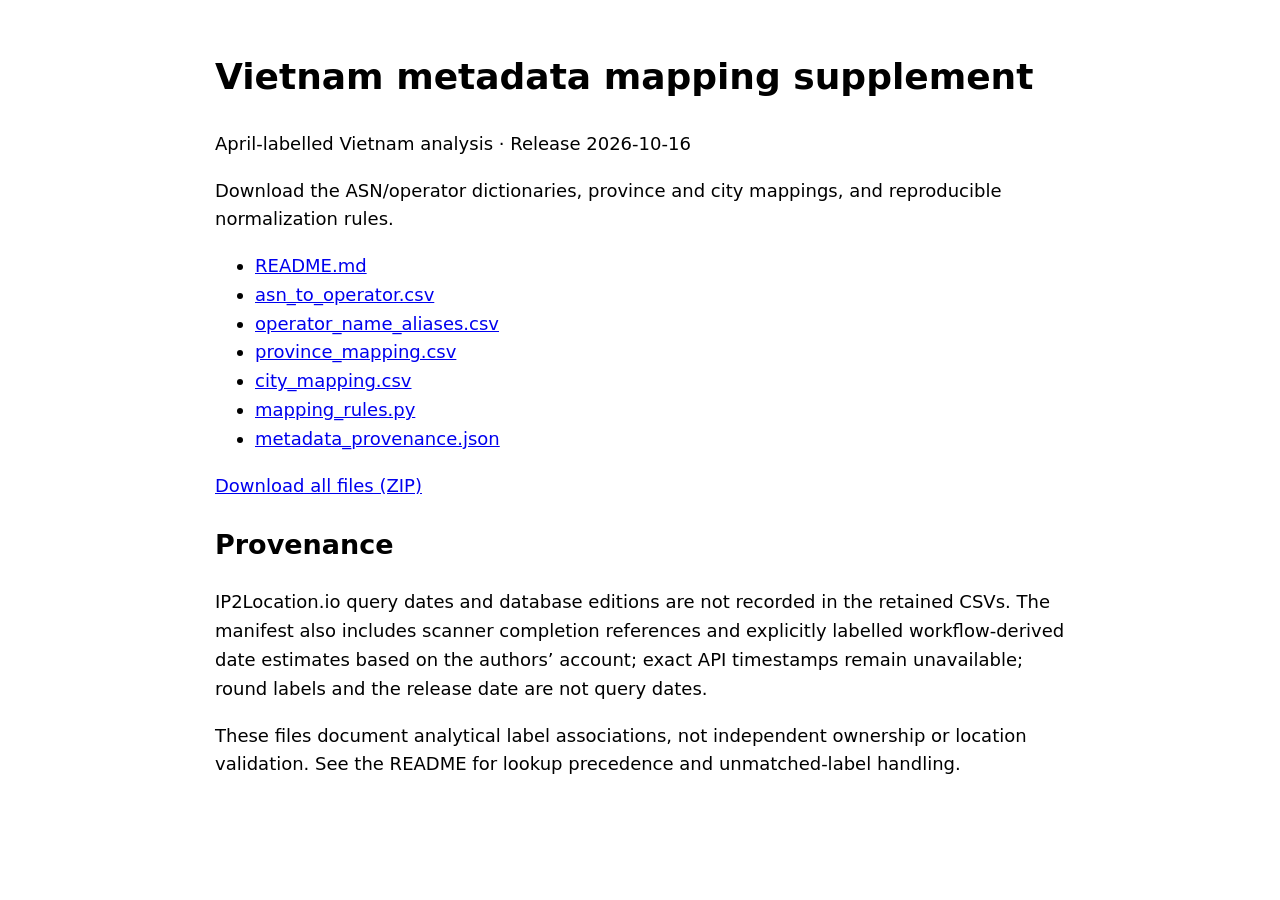
<file: data/metadata-2026/index.html>
<!doctype html><html lang="en"><meta charset="utf-8"><meta name="viewport" content="width=device-width,initial-scale=1"><title>Vietnam metadata mappings</title><body style="font:18px/1.6 system-ui;max-width:850px;margin:3rem auto;padding:0 1rem"><h1>Vietnam metadata mapping supplement</h1><p>April-labelled Vietnam analysis · Release 2026-10-16</p><p>Download the ASN/operator dictionaries, province and city mappings, and reproducible normalization rules.</p><ul><li><a href="README.md">README.md</a></li><li><a href="asn_to_operator.csv">asn_to_operator.csv</a></li><li><a href="operator_name_aliases.csv">operator_name_aliases.csv</a></li><li><a href="province_mapping.csv">province_mapping.csv</a></li><li><a href="city_mapping.csv">city_mapping.csv</a></li><li><a href="mapping_rules.py">mapping_rules.py</a></li><li><a href="metadata_provenance.json">metadata_provenance.json</a></li></ul><p><a href="metadata-supplement.zip">Download all files (ZIP)</a></p><h2>Provenance</h2><p>IP2Location.io query dates and database editions are not recorded in the retained CSVs. The manifest also includes scanner completion references and explicitly labelled workflow-derived date estimates based on the authors’ account; exact API timestamps remain unavailable; round labels and the release date are not query dates.</p><p>These files document analytical label associations, not independent ownership or location validation. See the README for lookup precedence and unmatched-label handling.</p></body></html>
</file>
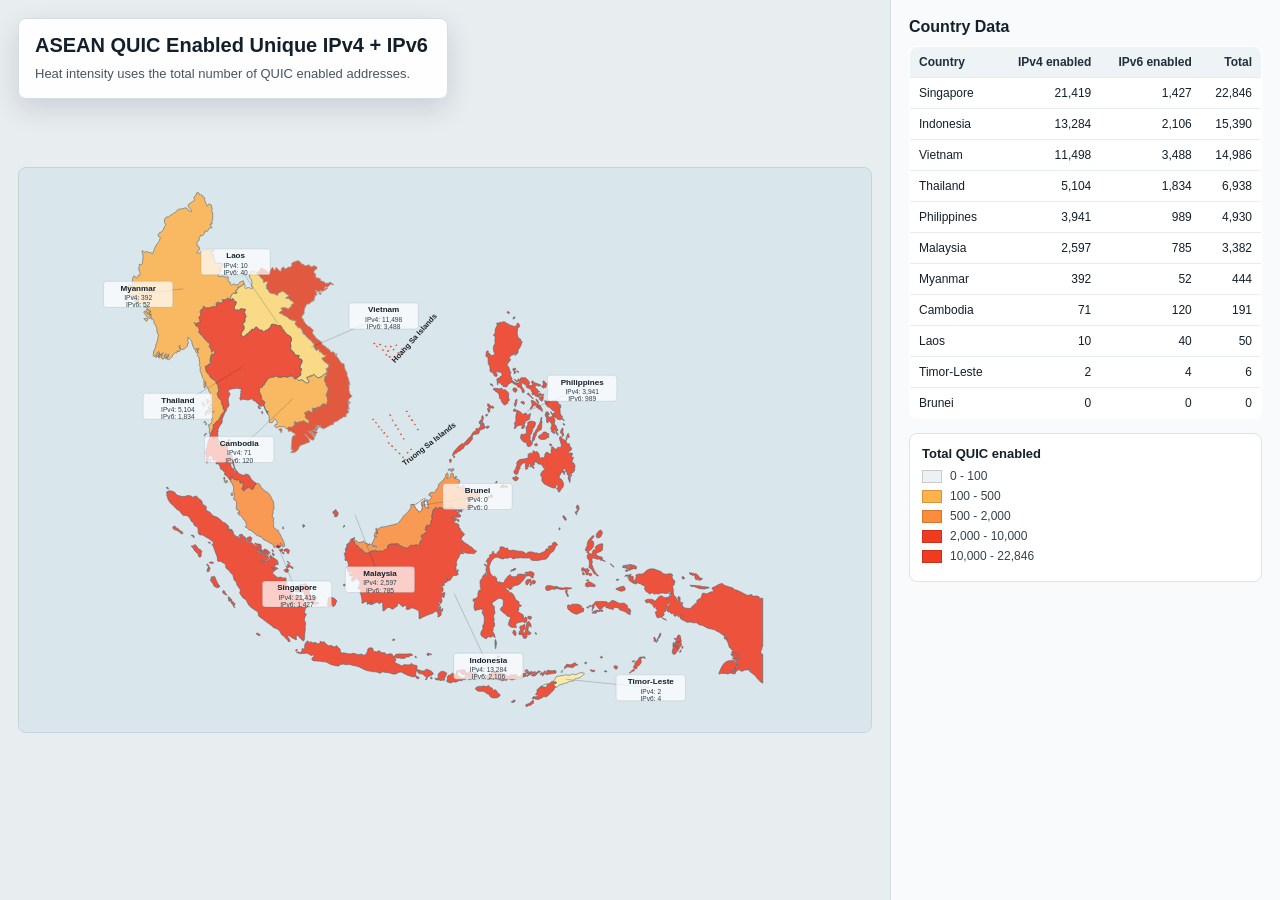
<file: asean_quic_enabled_heatmap.html>
<!doctype html>
<html lang="en"><head><meta charset="utf-8"><meta name="viewport" content="width=device-width, initial-scale=1"><title>ASEAN QUIC Enabled IPv4/IPv6 Heatmap</title><style>
*{box-sizing:border-box}body{margin:0;background:#e8edf0;color:#13202b;font-family:Arial,Helvetica,sans-serif}.page{min-height:100vh;display:grid;grid-template-columns:minmax(0,1fr) 390px;gap:0}main{position:relative;padding:18px;display:flex;align-items:center;justify-content:center}.map-wrap{width:min(100%,1280px)}svg{width:100%;height:auto;display:block;background:#d9e7ed;border:1px solid #c5d3da;border-radius:8px}.country{stroke:#536675;stroke-width:.85;fill-opacity:.86;fill-rule:evenodd;transition:fill-opacity .15s ease,stroke-width .15s ease,filter .15s ease}.country:hover,.country.is-hovered{fill-opacity:1;stroke:#12212d;stroke-width:2.25;filter:drop-shadow(0 2px 3px rgba(15,28,38,.35))}.country[data-country="Vietnam"]{fill:#e24322;stroke:#9f9f9f;stroke-width:1.05}.country[data-country="Vietnam"]:hover,.country[data-country="Vietnam"].is-hovered{stroke:#12212d;stroke-width:2.25;fill-opacity:1}.leader{stroke:rgba(20,33,43,.38);stroke-width:.75}.leader.is-hovered{stroke:#12212d;stroke-width:1.2}.country-label-layer{pointer-events:auto}.label{cursor:pointer;outline:none}.label rect{fill:rgba(255,255,255,.72);stroke:rgba(49,64,76,.22);stroke-width:.75;transition:fill .15s ease,stroke .15s ease,filter .15s ease}.label:hover rect,.label:focus rect,.label.is-hovered rect{fill:rgba(255,255,255,.94);stroke:#12212d;filter:drop-shadow(0 2px 5px rgba(15,28,38,.22))}.label text{text-anchor:middle;pointer-events:none}.label-name{font-size:11.2px;font-weight:700;fill:#14212c}.label-num{font-size:9.2px;fill:#31414d}.island-layer{pointer-events:none}.island-poly{fill:#e24322;fill-opacity:.96;stroke:#e24322;stroke-width:.9;transition:filter .15s ease,stroke-width .15s ease}.island-layer.is-hovered .island-poly{stroke:#12212d;stroke-width:1.35;filter:drop-shadow(0 1px 2px rgba(15,28,38,.35))}.island-label text{text-anchor:middle;pointer-events:none;font-family:Arial,Helvetica,sans-serif}.island-name{font-size:10.5px;font-weight:700;fill:#1f1f1f}.island-layer.is-hovered .island-name{font-weight:800}.panel{position:absolute;top:18px;left:18px;width:min(430px,calc(100% - 36px));background:rgba(255,255,255,.95);border:1px solid #d5dee4;border-radius:8px;padding:14px 16px;box-shadow:0 10px 28px rgba(21,38,52,.14)}.panel h1{margin:0 0 7px;font-size:20px;line-height:1.25;letter-spacing:0}.panel p{margin:0;font-size:13px;line-height:1.45;color:#465662}aside{background:#f8fafb;border-left:1px solid #d6e0e6;padding:18px;overflow:auto}aside h2{margin:0 0 10px;font-size:16px}table{width:100%;border-collapse:collapse;font-size:12px;background:white;border:1px solid #dbe4e9;border-radius:8px;overflow:hidden}th,td{padding:8px 9px;border-bottom:1px solid #e6edf1;text-align:right}th:first-child,td:first-child{text-align:left}th{background:#eef3f6;font-weight:700;color:#20313d}tr:last-child td{border-bottom:0}.legend{margin-top:14px;padding:12px;background:white;border:1px solid #dbe4e9;border-radius:8px}.legend h3{margin:0 0 8px;font-size:13px}.legend-row{display:flex;align-items:center;gap:8px;margin:6px 0;font-size:12px;color:#34424d}.legend-row span{display:inline-block;width:20px;height:13px;border:1px solid rgba(0,0,0,.16)}.source{margin-top:12px;font-size:12px;line-height:1.45;color:#596875}@media(max-width:980px){.page{grid-template-columns:1fr}aside{border-left:0;border-top:1px solid #d6e0e6}main{padding-top:126px}.panel{top:10px;left:10px;width:calc(100% - 20px)}}
</style></head><body><div class="page"><main><section class="panel"><h1>ASEAN QUIC Enabled Unique IPv4 + IPv6</h1><p>Heat intensity uses the total number of QUIC enabled addresses.</p></section><div class="map-wrap"><svg viewBox="0 0 1180 780" role="img" aria-label="ASEAN QUIC enabled IPv4 and IPv6 heatmap"><rect width="1180" height="780" fill="#d9e7ed"/><g><path class="country" d="M329.10,144.93 L329.34,145.14 L329.81,146.19 L329.90,146.66 L330.86,147.70 L331.57,148.18 L332.06,148.28 L334.19,149.99 L334.64,150.87 L335.61,152.67 L336.06,153.02 L336.58,153.15 L337.12,153.21 L337.46,153.36 L338.24,154.72 L338.50,155.92 L338.48,156.39 L338.36,156.86 L338.74,158.23 L340.16,158.01 L342.10,157.15 L344.07,156.67 L344.37,157.26 L344.43,159.16 L344.37,159.75 L344.04,160.09 L343.60,160.58 L342.63,161.70 L342.38,162.35 L342.89,162.17 L342.88,163.22 L342.59,165.56 L343.14,165.98 L343.06,167.08 L343.47,167.16 L345.36,169.28 L346.19,170.91 L346.72,172.03 L347.79,172.93 L348.01,172.92 L348.54,173.17 L350.65,173.62 L351.10,173.68 L352.26,173.83 L355.52,174.80 L356.09,175.20 L356.74,175.85 L356.99,176.25 L357.92,176.04 L358.51,174.85 L358.65,174.00 L360.05,172.77 L364.51,170.55 L366.14,171.13 L366.79,171.39 L368.16,172.02 L368.60,172.33 L368.84,172.94 L370.02,174.11 L371.69,175.30 L373.24,176.01 L373.72,176.15 L374.21,176.38 L374.00,176.99 L373.47,177.50 L371.94,178.82 L370.83,179.05 L369.52,179.95 L369.74,180.30 L370.22,180.50 L372.02,180.80 L372.61,180.68 L373.74,180.64 L375.42,181.99 L375.53,182.50 L377.87,184.09 L379.58,184.84 L380.40,186.37 L380.27,188.08 L380.00,188.36 L378.86,188.63 L377.83,189.25 L376.88,190.10 L376.89,190.60 L377.54,190.60 L377.95,190.96 L377.64,191.98 L376.53,192.53 L375.57,192.69 L374.89,193.41 L374.67,193.79 L374.45,194.50 L374.26,195.06 L372.90,195.26 L372.01,195.26 L370.75,194.54 L370.26,194.10 L367.07,193.48 L366.61,193.50 L365.50,193.78 L365.34,193.89 L365.19,194.23 L364.21,194.20 L363.69,193.87 L363.34,193.67 L363.02,194.11 L363.34,195.00 L363.55,195.37 L364.06,195.92 L364.47,196.11 L364.55,196.76 L364.51,197.55 L363.38,198.64 L362.12,199.11 L360.43,200.60 L362.76,201.97 L363.74,201.88 L365.78,202.75 L366.71,203.57 L366.62,204.17 L367.66,204.18 L372.20,206.68 L372.54,207.24 L372.97,207.93 L374.76,209.12 L376.06,209.86 L379.50,210.80 L381.21,211.22 L382.58,211.65 L383.31,212.07 L384.16,212.73 L384.17,213.22 L383.38,213.42 L382.75,214.88 L382.55,215.74 L382.63,216.32 L383.98,218.19 L385.49,219.66 L386.24,219.60 L386.55,219.84 L386.48,220.67 L386.66,220.86 L387.12,221.19 L387.89,221.38 L389.77,221.18 L391.17,223.34 L391.98,224.44 L392.97,227.57 L394.28,230.16 L395.02,230.47 L395.69,230.71 L396.20,231.10 L396.76,231.71 L397.48,232.71 L399.09,234.57 L399.41,234.92 L400.33,235.82 L401.44,236.76 L402.53,237.54 L403.19,237.81 L404.86,239.20 L406.29,241.09 L406.54,242.05 L406.67,242.39 L408.09,242.84 L408.83,242.31 L408.72,243.37 L408.72,244.26 L408.82,248.07 L409.08,248.71 L411.06,252.01 L411.37,252.36 L412.35,252.71 L412.82,252.49 L413.39,251.76 L413.66,251.15 L413.92,250.69 L414.49,250.61 L414.86,250.95 L416.45,254.21 L416.51,254.89 L416.93,254.75 L417.30,254.77 L418.44,254.87 L419.40,255.54 L419.42,256.09 L419.49,256.58 L419.72,256.98 L420.20,257.39 L422.83,259.28 L423.28,259.16 L423.64,259.07 L425.06,258.84 L425.32,259.80 L425.33,259.89 L425.11,260.22 L423.99,261.76 L421.35,262.84 L420.88,262.70 L420.42,262.84 L419.92,264.07 L420.05,264.52 L421.49,266.64 L423.26,268.29 L424.32,269.25 L426.08,269.88 L427.50,271.40 L429.09,273.12 L429.28,273.44 L429.09,274.09 L429.04,274.24 L428.83,274.63 L428.30,276.02 L427.85,277.18 L427.33,277.51 L425.28,277.68 L425.19,277.91 L425.40,278.84 L426.49,279.79 L426.69,281.08 L426.65,283.30 L426.60,283.58 L425.28,284.82 L423.01,285.63 L421.32,286.78 L420.97,287.40 L419.80,288.45 L418.88,289.08 L414.04,290.88 L413.20,290.21 L412.51,289.35 L412.28,288.98 L411.39,288.52 L410.05,287.96 L409.54,287.18 L408.35,285.59 L407.27,286.19 L406.49,287.20 L406.50,287.61 L406.08,288.10 L404.53,288.28 L404.21,288.07 L403.94,287.68 L403.25,287.55 L403.17,288.28 L403.03,288.90 L402.71,289.48 L401.76,289.77 L401.24,289.54 L400.51,289.49 L398.72,289.74 L398.64,290.38 L399.33,292.09 L400.86,293.92 L401.73,294.90 L401.85,295.31 L400.71,297.34 L399.73,297.63 L397.76,297.69 L397.09,297.58 L396.70,297.26 L395.25,296.06 L394.98,295.77 L394.82,294.99 L393.90,294.36 L390.76,293.33 L389.62,293.93 L388.60,294.28 L387.43,294.44 L385.78,293.15 L384.44,291.16 L384.47,290.06 L384.74,290.19 L386.04,289.70 L387.35,289.06 L388.69,288.24 L389.57,287.28 L389.97,286.78 L390.33,286.19 L390.35,285.40 L390.20,284.68 L389.98,281.65 L390.51,280.88 L390.89,280.44 L391.08,279.92 L391.32,278.32 L390.13,277.06 L389.17,276.34 L389.23,275.18 L390.36,271.20 L390.88,271.01 L391.19,270.81 L391.49,270.52 L391.50,270.45 L391.61,269.83 L392.06,267.76 L392.20,266.79 L392.13,266.26 L391.56,265.34 L390.73,264.82 L389.83,264.50 L389.41,264.59 L388.65,264.60 L387.91,263.77 L387.70,263.39 L386.91,261.63 L387.37,260.77 L387.63,260.47 L388.42,260.28 L388.30,260.12 L386.24,259.60 L385.66,259.50 L385.10,259.45 L384.64,259.38 L384.08,259.27 L382.13,258.58 L381.71,258.22 L381.48,257.89 L381.19,257.13 L381.11,256.20 L380.90,255.75 L380.54,255.30 L380.29,255.10 L379.98,254.89 L379.05,254.05 L376.15,250.83 L376.03,250.08 L376.22,248.81 L376.35,248.43 L376.49,247.82 L376.50,247.22 L376.36,246.70 L376.08,243.87 L376.03,243.22 L375.98,242.74 L376.00,242.06 L376.10,241.58 L376.60,240.61 L377.02,239.85 L377.11,239.50 L377.23,238.82 L377.32,237.88 L377.31,237.09 L377.23,235.74 L377.16,235.37 L376.94,234.89 L375.59,233.18 L375.12,232.72 L374.20,232.20 L370.96,230.54 L370.17,229.56 L369.88,229.12 L368.69,227.35 L367.79,227.00 L367.44,226.65 L367.27,226.25 L366.95,225.35 L366.53,224.42 L366.16,223.95 L364.47,222.25 L364.29,221.58 L363.93,220.62 L363.48,219.92 L362.21,218.32 L361.57,218.33 L359.79,218.61 L358.30,218.13 L355.77,217.21 L353.76,216.61 L352.13,216.38 L351.76,216.37 L351.30,216.44 L350.03,216.66 L349.58,216.96 L348.97,217.63 L348.95,218.10 L349.23,219.26 L347.14,221.24 L346.77,221.54 L345.85,222.00 L345.83,223.70 L345.45,224.27 L344.89,224.58 L344.21,224.24 L343.63,224.11 L342.05,224.68 L341.74,224.90 L339.74,226.33 L338.89,227.47 L337.58,226.26 L337.62,225.69 L337.46,225.18 L336.38,224.73 L336.00,224.70 L335.09,224.75 L334.21,224.54 L331.96,223.36 L331.21,222.64 L330.41,221.72 L329.81,220.77 L329.40,220.54 L328.52,220.44 L328.18,220.34 L327.84,220.46 L327.42,220.76 L326.55,221.92 L324.95,223.56 L324.49,223.65 L323.87,223.42 L322.67,223.07 L322.27,223.53 L321.90,224.71 L320.96,225.92 L320.00,226.21 L318.94,226.74 L318.62,227.58 L319.01,227.87 L317.49,228.85 L314.94,230.40 L314.11,230.99 L312.62,232.67 L311.41,233.94 L309.89,233.24 L309.13,232.49 L308.31,232.13 L307.86,232.05 L307.47,232.08 L307.12,231.99 L306.93,231.44 L307.16,231.09 L307.69,230.54 L308.32,229.05 L308.25,228.73 L308.18,228.49 L308.34,227.72 L309.05,226.06 L309.67,225.76 L310.10,225.48 L310.58,224.99 L311.11,223.81 L311.61,222.65 L311.71,221.06 L311.31,218.00 L310.26,217.47 L310.09,217.23 L309.59,216.67 L309.57,216.25 L310.46,214.86 L311.18,214.47 L311.78,214.12 L312.88,212.72 L313.36,211.87 L312.80,210.85 L313.03,208.55 L313.11,208.08 L313.94,206.62 L314.27,206.25 L314.65,205.99 L314.90,205.38 L314.04,204.51 L313.76,204.27 L312.18,199.80 L312.15,199.43 L312.42,197.86 L313.30,197.63 L313.67,196.79 L313.56,195.97 L313.20,195.62 L312.59,195.46 L310.08,195.54 L309.67,195.27 L309.11,195.02 L307.78,194.98 L306.94,195.01 L306.43,195.39 L306.14,195.77 L305.86,196.08 L305.16,196.79 L304.45,197.42 L304.11,197.02 L303.12,196.56 L302.05,196.25 L301.55,196.48 L301.04,197.27 L300.93,197.28 L299.80,196.82 L299.34,196.48 L298.53,194.86 L297.84,192.86 L297.80,192.67 L297.91,192.26 L298.54,191.48 L299.26,190.68 L299.62,190.34 L300.43,187.83 L300.79,186.49 L300.96,185.30 L300.86,185.22 L299.89,185.52 L298.75,184.75 L298.04,183.85 L297.48,182.58 L297.33,182.07 L296.98,181.55 L296.68,181.25 L296.28,181.09 L295.68,181.06 L295.20,181.18 L294.59,181.71 L293.48,182.88 L292.39,182.57 L292.14,181.86 L292.52,181.37 L292.76,180.91 L293.04,179.32 L293.19,178.32 L293.61,176.82 L294.27,175.65 L295.16,174.64 L295.73,174.23 L297.20,173.25 L298.46,173.39 L298.83,173.48 L299.45,173.61 L299.98,173.64 L300.60,173.47 L301.40,173.11 L301.63,172.99 L302.04,172.60 L302.08,172.19 L301.50,172.12 L300.87,172.34 L300.30,172.50 L299.90,172.34 L299.88,170.98 L300.35,169.64 L300.78,169.53 L301.37,169.41 L301.76,169.12 L302.61,167.80 L303.11,166.82 L303.17,166.01 L303.61,164.56 L304.46,164.68 L305.25,164.71 L305.63,164.62 L306.05,164.40 L308.55,162.93 L310.35,161.72 L310.82,161.26 L311.45,160.44 L311.20,159.78 L311.86,160.03 L313.30,163.36 L312.99,164.10 L312.76,165.57 L313.10,166.32 L313.79,166.92 L314.63,166.71 L315.52,166.09 L317.70,165.66 L318.82,165.65 L319.51,165.88 L320.74,166.57 L321.21,166.95 L321.74,167.59 L322.70,167.50 L323.77,166.21 L323.85,165.79 L323.83,165.54 L323.07,164.96 L322.39,164.83 L321.89,164.45 L321.93,163.66 L322.24,161.93 L322.37,161.15 L322.63,158.32 L322.10,156.91 L322.33,155.06 L320.66,153.28 L319.84,152.61 L318.89,148.30 L319.82,147.01 L320.71,145.07 L320.47,144.65 L320.63,144.08 L321.00,143.56 L321.90,143.10 L322.48,143.06 L322.96,143.25 L325.22,144.19 L327.12,143.87 L328.63,144.27 L329.10,144.93 Z" fill="#fed976" data-country="Laos" data-ipv4="10" data-ipv6="40" data-total="50"><title>Laos
IPv4 QUIC enabled: 10
IPv6 QUIC enabled: 40
Total enabled: 50</title></path><path class="country" d="M284.50,431.70 L284.23,431.73 L283.22,430.10 L283.23,429.83 L283.43,429.68 L284.41,427.97 L284.74,428.41 L285.04,430.04 L285.12,430.87 L284.95,431.17 L284.50,431.70 Z M265.37,406.24 L265.21,406.40 L264.79,406.14 L264.02,403.14 L263.97,402.94 L263.94,402.42 L264.10,402.64 L265.12,403.16 L265.44,403.66 L265.45,405.15 L265.45,405.40 L265.37,406.24 Z M261.63,405.63 L261.88,406.30 L262.23,406.17 L262.37,406.27 L262.29,406.90 L259.99,408.96 L259.60,408.59 L259.54,408.41 L259.32,405.98 L259.51,401.27 L259.89,401.24 L260.18,401.42 L260.42,401.66 L260.49,402.19 L260.61,402.62 L261.45,403.07 L261.67,403.11 L261.97,404.31 L261.97,404.63 L261.63,404.96 L261.63,405.63 Z M290.85,378.92 L290.01,379.08 L289.43,378.92 L289.27,376.68 L290.24,376.15 L291.89,375.93 L292.15,376.34 L292.05,376.54 L291.89,376.71 L291.74,378.05 L290.85,378.92 Z M337.57,338.83 L337.27,340.30 L337.08,340.25 L336.15,339.60 L336.10,337.98 L336.47,336.91 L336.67,336.87 L337.47,337.90 L337.57,338.56 L337.57,338.83 Z M334.62,332.92 L334.40,333.28 L332.23,333.21 L331.82,332.90 L331.11,330.08 L331.11,329.72 L331.50,329.76 L332.00,329.87 L332.27,329.95 L332.48,330.07 L332.95,330.40 L333.12,330.63 L333.23,330.94 L333.32,331.13 L333.98,332.12 L334.10,332.29 L334.25,332.44 L334.39,332.58 L334.62,332.92 Z M292.14,181.86 L292.39,182.57 L293.48,182.88 L294.59,181.71 L295.20,181.18 L295.68,181.06 L296.28,181.09 L296.68,181.25 L296.98,181.55 L297.33,182.07 L297.48,182.58 L298.04,183.85 L298.75,184.75 L299.89,185.52 L300.86,185.22 L300.96,185.30 L300.79,186.49 L300.43,187.83 L299.62,190.34 L299.26,190.68 L298.54,191.48 L297.91,192.26 L297.80,192.67 L297.84,192.86 L298.53,194.86 L299.34,196.48 L299.80,196.82 L300.93,197.28 L301.04,197.27 L301.55,196.48 L302.05,196.25 L303.12,196.56 L304.11,197.02 L304.45,197.42 L305.16,196.79 L305.86,196.08 L306.14,195.77 L306.43,195.39 L306.94,195.01 L307.78,194.98 L309.11,195.02 L309.67,195.27 L310.08,195.54 L312.59,195.46 L313.20,195.62 L313.56,195.97 L313.67,196.79 L313.30,197.63 L312.42,197.86 L312.15,199.43 L312.18,199.80 L313.76,204.27 L314.04,204.51 L314.90,205.38 L314.65,205.99 L314.27,206.25 L313.94,206.62 L313.11,208.08 L313.03,208.55 L312.80,210.85 L313.36,211.87 L312.88,212.72 L311.78,214.12 L311.18,214.47 L310.46,214.86 L309.57,216.25 L309.59,216.67 L310.09,217.23 L310.26,217.47 L311.31,218.00 L311.71,221.06 L311.61,222.65 L311.11,223.81 L310.58,224.99 L310.10,225.48 L309.67,225.76 L309.05,226.06 L308.34,227.72 L308.18,228.49 L308.25,228.73 L308.32,229.05 L307.69,230.54 L307.16,231.09 L306.93,231.44 L307.12,231.99 L307.47,232.08 L307.86,232.05 L308.31,232.13 L309.13,232.49 L309.89,233.24 L311.41,233.94 L312.62,232.67 L314.11,230.99 L314.94,230.40 L317.49,228.85 L319.01,227.87 L318.62,227.58 L318.94,226.74 L320.00,226.21 L320.96,225.92 L321.90,224.71 L322.27,223.53 L322.67,223.07 L323.87,223.42 L324.49,223.65 L324.95,223.56 L326.55,221.92 L327.42,220.76 L327.84,220.46 L328.18,220.34 L328.52,220.44 L329.40,220.54 L329.81,220.77 L330.41,221.72 L331.21,222.64 L331.96,223.36 L334.21,224.54 L335.09,224.75 L336.00,224.70 L336.38,224.73 L337.46,225.18 L337.62,225.69 L337.58,226.26 L338.89,227.47 L339.74,226.33 L341.74,224.90 L342.05,224.68 L343.63,224.11 L344.21,224.24 L344.89,224.58 L345.45,224.27 L345.83,223.70 L345.85,222.00 L346.77,221.54 L347.14,221.24 L349.23,219.26 L348.95,218.10 L348.97,217.63 L349.58,216.96 L350.03,216.66 L351.30,216.44 L351.76,216.37 L352.13,216.38 L353.76,216.61 L355.77,217.21 L358.30,218.13 L359.79,218.61 L361.57,218.33 L362.21,218.32 L363.48,219.92 L363.93,220.62 L364.29,221.58 L364.47,222.25 L366.16,223.95 L366.53,224.42 L366.95,225.35 L367.27,226.25 L367.44,226.65 L367.79,227.00 L368.69,227.35 L369.88,229.12 L370.17,229.56 L370.96,230.54 L374.20,232.20 L375.12,232.72 L375.59,233.18 L376.94,234.89 L377.16,235.37 L377.23,235.74 L377.31,237.09 L377.32,237.88 L377.23,238.82 L377.11,239.50 L377.02,239.85 L376.60,240.61 L376.10,241.58 L376.00,242.06 L375.98,242.74 L376.03,243.22 L376.08,243.87 L376.36,246.70 L376.50,247.22 L376.49,247.82 L376.35,248.43 L376.22,248.81 L376.03,250.08 L376.15,250.83 L379.05,254.05 L379.98,254.89 L380.29,255.10 L380.54,255.30 L380.90,255.75 L381.11,256.20 L381.19,257.13 L381.48,257.89 L381.71,258.22 L382.13,258.58 L384.08,259.27 L384.64,259.38 L385.10,259.45 L385.66,259.50 L386.24,259.60 L388.30,260.12 L388.42,260.28 L387.63,260.47 L387.37,260.77 L386.91,261.63 L387.70,263.39 L387.91,263.77 L388.65,264.60 L389.41,264.59 L389.83,264.50 L390.73,264.82 L391.56,265.34 L392.13,266.26 L392.20,266.79 L392.06,267.76 L391.61,269.83 L391.50,270.45 L391.49,270.52 L391.19,270.81 L390.88,271.01 L390.36,271.20 L389.23,275.18 L389.17,276.34 L390.13,277.06 L391.32,278.32 L391.08,279.92 L390.89,280.44 L390.51,280.88 L389.98,281.65 L390.20,284.68 L390.35,285.40 L390.33,286.19 L389.97,286.78 L389.57,287.28 L388.69,288.24 L387.35,289.06 L386.04,289.70 L384.74,290.19 L384.47,290.06 L384.16,290.06 L383.64,290.91 L383.35,291.86 L382.86,292.20 L382.15,292.41 L381.41,292.06 L380.84,291.15 L380.64,290.64 L380.70,290.12 L380.73,289.56 L380.15,289.27 L379.20,289.13 L378.68,288.80 L377.23,288.29 L374.25,288.62 L373.55,289.17 L373.16,289.70 L372.61,289.82 L371.21,289.92 L370.91,289.76 L370.27,289.57 L367.75,289.01 L364.87,289.43 L363.65,289.88 L363.45,289.97 L363.29,290.09 L361.23,290.25 L357.64,289.32 L357.11,288.45 L356.49,288.29 L354.78,288.73 L353.86,289.16 L353.10,289.63 L351.44,289.92 L350.52,289.90 L349.54,289.99 L349.00,290.32 L347.92,290.40 L347.19,290.64 L346.31,291.11 L345.75,291.45 L345.25,292.07 L345.03,292.25 L344.33,292.55 L343.93,292.64 L343.53,293.05 L343.43,293.32 L343.51,293.74 L342.84,295.70 L342.04,296.49 L341.16,297.17 L340.91,297.42 L340.72,297.74 L340.55,298.37 L340.32,299.05 L339.59,300.60 L337.92,301.47 L336.76,302.11 L336.79,302.74 L337.37,303.31 L336.73,303.93 L336.32,304.11 L334.96,304.26 L334.49,304.26 L333.72,304.14 L333.37,304.05 L333.05,305.44 L332.99,307.56 L332.93,308.80 L332.88,309.01 L332.81,309.32 L333.69,311.48 L334.09,312.29 L335.45,314.82 L336.19,318.04 L336.01,318.79 L335.97,318.89 L335.70,319.14 L335.65,320.07 L335.99,320.57 L336.85,320.81 L337.99,321.56 L340.62,324.29 L340.77,324.94 L340.05,325.70 L339.50,328.91 L339.50,329.44 L341.83,335.33 L342.56,336.28 L342.77,336.42 L342.92,336.62 L343.07,337.02 L343.23,338.71 L343.09,339.00 L342.96,337.48 L342.87,337.12 L341.06,334.69 L340.59,333.23 L340.32,331.93 L338.13,329.28 L337.30,328.76 L336.61,328.79 L335.98,330.33 L332.66,328.91 L332.32,327.17 L332.69,326.83 L333.13,326.22 L332.98,325.97 L332.66,325.93 L332.73,326.39 L332.19,326.83 L331.35,327.06 L330.95,326.91 L330.46,326.56 L330.12,326.24 L328.74,324.84 L327.79,323.68 L327.79,322.83 L327.66,322.22 L326.91,322.27 L325.60,322.97 L324.62,322.12 L324.21,321.42 L324.03,320.86 L323.14,320.15 L322.72,319.91 L322.17,319.72 L321.43,319.72 L320.92,319.88 L320.57,320.12 L320.28,320.70 L318.77,321.03 L315.42,321.45 L314.57,321.09 L314.21,320.94 L313.83,320.81 L313.26,320.65 L312.79,320.56 L310.50,320.26 L309.95,320.27 L308.42,320.75 L308.08,320.88 L308.00,321.54 L307.30,321.41 L305.89,320.12 L305.63,319.79 L305.70,319.15 L306.16,318.59 L307.08,314.68 L306.75,313.10 L307.49,310.83 L307.39,310.18 L306.98,309.14 L307.28,308.36 L307.84,308.21 L308.17,307.94 L308.31,307.48 L308.10,306.05 L307.00,306.05 L305.80,305.90 L305.62,305.84 L305.32,305.69 L304.18,305.51 L300.94,305.04 L300.55,305.20 L298.93,305.53 L298.24,305.60 L297.73,305.60 L296.50,305.70 L294.50,305.95 L292.10,306.73 L291.56,306.90 L290.02,308.71 L289.71,309.15 L289.79,309.58 L290.52,310.60 L290.87,310.94 L291.50,311.39 L291.81,311.72 L292.37,313.59 L292.15,313.97 L291.84,314.28 L291.47,314.86 L291.31,315.20 L289.95,319.03 L289.80,320.27 L289.77,320.88 L289.78,320.96 L289.77,321.24 L290.03,324.12 L290.62,326.23 L290.87,328.93 L289.98,330.82 L289.68,331.15 L289.16,331.64 L288.76,332.00 L288.32,332.44 L288.06,332.74 L287.72,333.35 L287.53,333.78 L287.36,334.20 L287.30,336.32 L286.50,337.26 L285.75,338.02 L284.00,341.19 L283.92,341.61 L283.83,342.26 L283.45,343.40 L282.97,344.18 L281.55,347.60 L281.33,348.39 L281.31,348.75 L281.45,349.29 L281.71,349.74 L281.67,350.30 L281.57,350.52 L281.38,351.03 L281.48,351.80 L281.16,352.54 L279.96,354.71 L278.69,356.40 L278.26,356.72 L276.80,359.08 L276.76,360.15 L275.97,361.80 L275.17,361.93 L275.24,362.94 L275.94,364.89 L275.27,366.21 L275.17,367.01 L275.31,368.52 L275.48,370.15 L275.50,371.23 L275.06,372.28 L275.11,372.78 L275.25,373.38 L275.64,374.97 L277.20,378.25 L277.73,378.97 L277.92,379.60 L277.51,379.82 L276.61,380.46 L276.56,381.09 L276.73,381.90 L277.01,382.38 L277.30,382.60 L279.11,382.89 L280.48,383.07 L281.04,382.93 L281.42,382.71 L282.91,381.69 L285.22,380.80 L285.92,380.80 L286.34,380.89 L286.39,380.90 L286.85,380.84 L287.70,381.13 L288.13,382.43 L288.51,384.22 L289.03,387.05 L289.16,388.51 L289.21,389.04 L289.65,392.90 L289.74,393.30 L289.87,393.66 L290.26,394.22 L291.09,394.77 L291.41,395.20 L291.92,396.24 L292.37,397.10 L293.38,397.70 L293.85,397.39 L293.73,396.14 L293.30,395.57 L292.99,395.23 L293.60,395.44 L294.38,396.41 L294.78,397.25 L295.11,398.16 L295.36,398.97 L295.46,399.60 L295.57,400.78 L295.74,402.02 L295.83,402.60 L296.38,404.88 L296.58,405.71 L296.96,407.15 L297.21,408.18 L297.30,408.58 L297.40,409.22 L297.48,409.75 L297.91,411.78 L298.13,412.96 L298.31,413.60 L298.78,415.23 L299.12,416.00 L299.57,416.91 L299.79,417.32 L300.22,417.82 L300.67,418.24 L300.92,418.65 L300.77,419.14 L300.26,419.03 L298.41,417.46 L297.67,414.29 L297.60,413.70 L297.34,412.78 L295.76,408.55 L295.32,408.31 L294.24,408.60 L294.18,408.71 L293.20,409.50 L293.13,409.92 L293.23,411.33 L293.61,412.75 L293.79,413.32 L295.29,415.79 L295.67,416.16 L296.17,416.48 L297.09,416.71 L297.28,417.05 L297.56,418.86 L298.15,419.77 L299.51,420.20 L300.20,420.26 L301.04,419.54 L301.14,418.85 L301.57,419.41 L302.13,419.92 L302.92,421.07 L303.70,422.23 L304.21,422.90 L304.51,423.17 L304.98,423.41 L307.02,424.14 L307.79,424.63 L308.40,425.02 L308.99,425.37 L309.39,425.39 L309.75,425.18 L311.03,425.17 L311.86,425.14 L314.99,424.85 L314.55,424.15 L313.84,423.78 L314.59,423.81 L317.14,424.81 L318.03,425.18 L318.37,425.35 L318.81,425.75 L319.23,426.57 L320.73,429.04 L321.52,430.31 L321.97,431.05 L322.27,431.51 L322.72,432.05 L323.18,432.46 L326.90,435.51 L327.42,435.86 L328.28,436.39 L328.20,437.87 L326.76,439.96 L326.27,440.41 L325.71,441.09 L325.55,441.44 L325.50,441.96 L325.55,442.40 L325.55,443.05 L323.43,445.33 L322.97,445.24 L322.45,444.67 L321.99,444.46 L321.14,444.96 L321.01,444.90 L320.41,443.87 L320.42,443.35 L319.47,442.36 L318.83,442.18 L317.65,442.81 L316.68,443.12 L314.15,444.13 L313.21,445.80 L312.55,446.59 L311.95,446.95 L311.50,447.18 L311.09,447.26 L309.56,445.54 L308.43,444.63 L308.37,444.36 L309.29,442.42 L309.77,442.19 L310.25,442.02 L310.68,440.83 L310.45,439.75 L310.31,438.51 L310.59,437.36 L310.55,436.13 L308.70,435.79 L307.66,436.31 L305.88,436.25 L305.77,435.51 L305.78,435.30 L305.90,434.84 L305.43,432.94 L304.04,431.59 L303.42,432.00 L302.78,432.48 L302.33,432.56 L298.37,431.35 L297.48,430.98 L297.33,430.90 L297.24,430.84 L296.54,430.08 L296.45,429.46 L295.91,428.03 L295.25,427.91 L294.37,427.83 L294.17,427.86 L293.99,428.07 L293.64,429.43 L293.81,429.88 L293.97,430.28 L293.53,432.16 L293.05,432.78 L292.78,432.99 L292.69,432.56 L292.12,431.03 L291.54,431.43 L290.76,430.70 L290.33,430.13 L290.03,429.46 L289.22,428.27 L287.73,426.64 L286.70,425.79 L286.34,425.71 L285.23,425.35 L284.79,424.73 L284.70,422.87 L284.77,422.05 L285.11,421.48 L285.90,420.49 L285.70,420.27 L284.86,420.61 L283.00,420.05 L282.11,418.37 L279.50,417.18 L278.59,415.82 L278.72,414.72 L277.44,411.48 L277.14,410.79 L276.84,410.57 L274.81,409.38 L274.39,410.08 L273.12,409.86 L272.91,409.06 L272.77,407.89 L273.11,406.47 L271.68,405.02 L270.35,404.32 L269.57,404.65 L268.34,404.25 L267.90,403.51 L267.83,403.15 L267.89,402.64 L267.88,401.21 L267.76,400.58 L267.00,399.10 L266.55,399.17 L266.17,399.54 L265.62,399.46 L265.68,398.64 L265.86,398.10 L266.24,397.93 L266.25,397.73 L265.57,397.69 L264.27,398.14 L262.97,398.72 L262.42,399.21 L262.64,399.55 L262.86,400.51 L262.29,401.91 L261.37,402.11 L260.13,400.83 L259.36,399.63 L258.56,396.98 L258.00,395.06 L257.92,394.59 L258.10,394.03 L258.47,393.55 L258.66,392.03 L259.12,389.18 L259.65,388.02 L260.32,387.02 L260.54,386.35 L260.68,385.46 L260.76,384.48 L260.34,382.80 L260.69,382.23 L261.38,380.70 L261.43,380.33 L261.45,380.14 L261.61,379.54 L262.58,376.65 L264.57,373.30 L264.20,372.00 L264.28,370.71 L264.78,370.16 L266.85,365.77 L267.01,365.43 L267.46,364.12 L267.86,362.60 L267.81,362.22 L267.93,361.69 L268.12,361.12 L268.33,360.71 L268.78,360.27 L269.29,359.13 L268.79,357.78 L268.40,357.30 L268.58,356.29 L269.29,355.31 L270.08,354.56 L270.61,354.50 L271.29,353.68 L273.34,351.23 L274.45,350.23 L274.76,350.04 L275.05,349.93 L275.47,349.71 L276.30,348.68 L277.04,347.60 L277.24,347.29 L278.31,345.44 L278.92,344.16 L280.85,340.22 L282.56,339.10 L283.97,337.09 L284.31,335.57 L283.79,335.45 L282.99,334.52 L282.49,332.15 L282.61,330.60 L282.74,329.93 L281.47,329.04 L280.67,327.05 L280.52,326.46 L280.19,323.44 L280.32,322.08 L277.96,320.44 L276.77,319.18 L274.48,313.30 L274.71,311.17 L275.24,310.83 L276.12,310.73 L276.25,310.59 L276.31,310.17 L276.36,306.97 L276.25,305.95 L275.85,304.63 L275.65,303.97 L275.51,302.95 L275.53,302.40 L275.59,301.27 L274.79,300.48 L273.11,297.54 L272.51,296.17 L271.98,294.94 L271.36,294.54 L270.41,293.99 L268.98,293.03 L268.12,292.44 L265.51,290.55 L264.70,289.44 L264.17,288.30 L263.79,287.59 L262.86,285.93 L262.41,285.33 L261.96,284.89 L261.50,284.62 L260.29,283.47 L259.15,281.72 L258.88,280.60 L259.02,280.15 L258.96,279.62 L258.65,278.94 L258.32,278.44 L258.05,276.97 L258.08,274.64 L258.12,274.24 L258.64,274.34 L261.59,273.44 L262.00,273.20 L262.06,271.83 L263.45,271.34 L264.38,271.89 L264.57,272.29 L264.91,271.87 L265.05,271.42 L265.12,270.81 L265.17,270.17 L265.10,269.72 L264.82,268.71 L264.72,268.31 L264.62,267.37 L264.71,266.71 L264.80,266.39 L264.68,265.73 L264.61,265.29 L265.51,260.91 L265.81,259.46 L266.67,258.11 L267.02,257.96 L268.65,258.16 L269.07,258.40 L269.89,257.75 L270.94,255.58 L271.03,253.16 L270.02,252.38 L269.34,253.03 L268.64,253.92 L267.31,255.32 L266.89,255.19 L266.47,253.40 L266.36,252.00 L264.58,248.91 L263.84,247.93 L263.08,246.96 L263.56,246.19 L264.34,244.88 L264.23,244.35 L263.64,243.32 L262.75,241.97 L262.06,241.29 L261.64,241.30 L261.18,241.34 L259.91,239.72 L259.34,239.12 L258.13,238.00 L257.65,237.61 L256.56,236.59 L255.38,234.76 L253.86,232.73 L253.05,231.99 L251.73,231.01 L250.70,229.92 L250.42,229.57 L248.78,226.61 L249.13,225.51 L249.80,225.03 L249.93,224.67 L248.78,221.90 L248.15,221.06 L247.58,220.15 L247.63,219.66 L247.99,219.16 L247.54,218.54 L246.95,218.33 L246.38,218.46 L246.10,219.25 L245.75,219.41 L245.36,219.18 L244.52,218.14 L244.50,217.54 L244.43,217.17 L244.27,216.81 L243.48,215.32 L243.01,214.81 L242.65,214.44 L242.77,213.84 L242.92,213.76 L243.03,214.15 L244.44,215.27 L245.52,215.27 L246.33,215.07 L247.69,214.20 L248.16,214.08 L249.94,213.89 L250.37,213.90 L250.43,213.31 L250.46,212.77 L250.48,211.98 L249.84,208.57 L249.36,208.18 L248.64,207.41 L249.86,205.61 L250.53,204.95 L251.38,204.40 L251.54,203.16 L251.57,202.45 L251.43,200.95 L250.86,199.69 L250.67,198.99 L252.01,196.77 L252.06,195.90 L252.75,195.82 L253.77,195.33 L255.07,194.50 L255.13,194.06 L254.94,193.31 L255.31,191.67 L255.77,191.59 L256.93,192.06 L257.61,192.51 L258.30,193.08 L258.79,193.74 L260.51,193.67 L261.47,193.63 L263.00,193.67 L263.81,193.38 L266.13,192.80 L269.54,191.48 L270.49,192.18 L271.48,192.28 L272.46,192.03 L273.05,191.11 L273.14,190.72 L273.00,190.12 L272.87,189.51 L273.21,187.38 L273.88,186.37 L275.42,185.86 L275.94,185.86 L276.85,186.03 L277.33,186.32 L277.86,186.76 L278.44,186.94 L280.61,186.40 L281.25,186.01 L281.76,185.52 L282.19,185.37 L282.46,184.49 L281.51,182.58 L281.99,181.83 L283.48,182.32 L284.54,182.53 L286.67,182.20 L287.17,182.01 L287.50,181.58 L287.81,180.85 L288.21,180.41 L289.82,179.95 L290.14,180.29 L290.24,180.64 L290.85,181.23 L292.01,181.86 L292.14,181.86 Z" fill="#f03b20" data-country="Thailand" data-ipv4="5,104" data-ipv6="1,834" data-total="6,938"><title>Thailand
IPv4 QUIC enabled: 5,104
IPv6 QUIC enabled: 1,834
Total enabled: 6,938</title></path><path class="country" d="M655.79,454.48 L655.28,456.40 L654.77,456.34 L654.46,456.26 L654.28,456.09 L653.25,455.57 L652.13,455.38 L651.89,455.45 L651.35,455.81 L651.21,456.07 L651.12,456.44 L651.09,456.64 L651.01,456.83 L650.87,457.08 L650.59,457.25 L650.39,457.05 L650.17,457.03 L649.68,457.40 L648.66,457.80 L648.36,457.75 L648.19,457.66 L647.90,456.31 L648.06,456.03 L648.36,455.88 L648.70,455.89 L648.99,455.94 L651.74,454.43 L652.18,454.08 L652.63,453.70 L653.53,453.07 L654.38,452.51 L655.03,452.44 L655.18,452.82 L655.14,453.19 L655.39,453.40 L655.79,453.60 L655.84,453.99 L655.79,454.48 Z M676.94,441.48 L676.27,442.16 L675.89,442.21 L675.61,442.21 L674.93,442.69 L674.70,442.94 L674.45,443.28 L674.34,442.95 L673.58,441.90 L673.43,441.70 L672.82,441.57 L672.57,441.72 L670.76,442.67 L668.03,442.68 L667.81,442.62 L667.03,442.11 L666.89,441.67 L666.90,441.49 L667.28,440.68 L667.81,440.26 L669.53,439.25 L671.37,439.06 L671.57,439.09 L672.07,439.33 L672.59,439.93 L673.84,440.36 L676.29,440.49 L676.62,440.66 L676.95,441.06 L676.94,441.48 Z M661.49,436.23 L661.08,436.32 L660.89,436.31 L659.87,436.01 L661.20,433.98 L661.47,433.74 L662.04,433.54 L662.09,433.80 L661.65,436.10 L661.49,436.23 Z M691.44,428.73 L691.59,429.97 L690.83,431.51 L690.23,432.39 L688.55,433.05 L688.20,433.16 L687.93,433.23 L687.12,433.29 L686.79,433.23 L686.46,433.00 L685.84,432.54 L685.68,432.41 L683.57,429.87 L683.55,429.28 L683.73,428.84 L684.10,428.48 L684.28,428.41 L684.57,428.40 L684.79,428.51 L684.90,428.70 L685.20,428.84 L686.06,428.59 L686.82,427.95 L687.05,427.61 L687.28,427.33 L687.67,427.12 L688.65,427.08 L689.22,427.76 L689.89,428.37 L690.79,428.61 L691.44,428.73 Z M755.73,423.83 L755.24,424.65 L755.20,424.62 L755.06,424.45 L753.48,421.26 L753.36,420.84 L753.99,419.19 L754.29,419.17 L755.38,419.93 L755.62,420.19 L755.77,420.46 L755.73,423.83 Z M702.62,417.11 L702.31,417.65 L702.01,417.54 L701.88,417.40 L701.47,416.50 L701.46,416.26 L701.62,415.57 L701.73,415.24 L701.83,415.00 L702.25,414.81 L703.53,414.75 L704.06,414.99 L704.21,415.13 L704.88,416.03 L703.53,416.90 L702.62,417.11 Z M597.51,408.03 L597.38,408.09 L597.07,407.91 L596.64,406.90 L596.40,406.20 L596.28,405.60 L596.20,404.00 L596.28,403.78 L596.41,403.58 L598.31,403.18 L598.48,403.49 L598.79,406.26 L598.48,406.97 L598.28,407.35 L598.17,407.51 L597.51,408.03 Z M602.50,401.29 L602.43,401.30 L602.33,401.29 L601.98,400.93 L601.89,400.70 L601.92,399.34 L601.94,399.06 L602.09,398.78 L602.85,398.62 L603.37,399.09 L603.50,399.42 L603.31,400.85 L603.07,401.10 L602.50,401.29 Z M737.43,385.17 L737.28,385.20 L736.11,384.65 L735.63,384.39 L735.30,384.19 L735.13,383.99 L734.97,383.74 L734.82,383.48 L734.77,382.81 L734.84,382.62 L735.08,382.28 L735.49,381.98 L736.21,381.90 L736.66,382.09 L737.37,382.77 L737.53,383.08 L737.88,383.94 L737.97,384.43 L737.96,384.64 L737.43,385.17 Z M717.50,382.46 L718.07,383.84 L718.09,384.05 L717.95,384.27 L717.55,384.53 L716.31,384.88 L715.90,384.94 L715.57,384.91 L715.37,384.80 L713.97,383.62 L713.64,383.32 L713.57,383.11 L713.65,382.74 L713.90,382.58 L714.41,382.75 L715.23,382.50 L715.41,382.41 L715.83,382.05 L715.95,381.84 L716.00,381.57 L716.12,381.20 L716.66,381.19 L717.02,381.58 L717.50,382.46 Z M758.57,376.49 L758.42,376.52 L758.10,376.22 L757.66,375.50 L757.77,373.80 L757.89,372.99 L758.36,372.92 L758.69,373.21 L759.19,374.39 L759.27,374.61 L759.26,374.95 L758.93,376.18 L758.79,376.38 L758.57,376.49 Z M759.75,381.75 L760.34,382.36 L761.46,382.01 L761.75,381.84 L762.79,382.17 L762.67,382.86 L762.44,384.72 L762.76,385.13 L763.64,385.98 L763.71,386.19 L763.44,386.30 L763.51,386.61 L763.72,386.62 L764.09,386.72 L764.38,386.86 L764.68,387.01 L764.87,387.21 L764.97,387.36 L765.29,388.01 L765.47,389.40 L765.33,389.73 L764.92,390.42 L764.71,390.61 L762.91,392.03 L762.12,392.50 L761.37,392.90 L761.13,393.18 L760.95,393.58 L761.64,394.80 L761.77,394.93 L762.03,395.07 L763.02,395.19 L763.41,395.20 L763.59,395.08 L763.25,394.90 L763.52,394.64 L765.97,394.81 L766.51,395.43 L766.58,396.18 L766.18,397.51 L765.88,397.92 L765.70,398.08 L765.31,400.32 L766.55,400.92 L766.94,400.58 L767.47,400.23 L767.79,400.33 L767.83,400.52 L767.47,402.43 L767.36,402.60 L767.28,402.80 L765.97,406.32 L766.03,406.70 L766.28,407.37 L766.44,407.67 L766.73,407.72 L767.05,407.75 L767.63,408.05 L768.87,409.48 L769.39,410.13 L770.12,413.31 L770.19,413.60 L770.22,413.95 L770.17,414.50 L769.94,414.66 L769.46,415.47 L769.42,416.19 L769.44,417.18 L769.57,417.39 L769.93,417.49 L769.51,419.02 L767.64,421.69 L765.73,422.57 L765.36,422.64 L765.16,422.86 L764.49,424.04 L764.64,424.45 L764.83,424.61 L765.04,424.76 L765.35,424.99 L765.64,425.24 L765.71,426.22 L765.27,426.32 L765.07,426.26 L764.85,426.16 L764.63,425.91 L764.55,425.52 L764.45,424.81 L764.32,424.40 L764.15,423.98 L763.27,423.56 L763.04,423.59 L762.81,423.83 L762.41,424.75 L762.55,425.03 L762.86,425.58 L763.17,425.97 L763.32,426.10 L763.57,426.33 L763.89,426.72 L764.10,427.11 L763.90,428.00 L763.74,428.29 L763.58,428.54 L763.41,429.21 L763.27,433.03 L763.16,434.88 L762.89,435.74 L762.83,434.84 L762.79,434.64 L762.68,434.42 L762.04,433.59 L761.27,432.00 L761.02,431.34 L760.96,431.11 L760.64,429.05 L760.72,428.69 L760.96,428.04 L761.16,427.41 L760.81,425.44 L760.59,425.18 L760.25,425.06 L759.89,425.00 L759.53,424.69 L759.22,424.32 L759.03,424.03 L758.89,423.55 L758.96,423.22 L759.09,422.88 L759.20,422.57 L759.11,422.25 L758.71,421.52 L758.41,421.27 L757.88,421.05 L757.72,420.90 L757.40,420.50 L756.57,418.08 L756.57,417.71 L756.70,416.94 L756.79,416.65 L756.84,416.39 L756.73,416.22 L756.38,416.10 L756.00,416.09 L754.93,416.79 L754.46,417.15 L753.84,417.63 L753.15,418.39 L753.07,418.85 L753.19,419.25 L753.33,419.75 L753.30,420.30 L753.27,420.54 L753.17,420.70 L752.98,420.99 L752.27,421.84 L751.72,421.90 L751.24,421.80 L750.88,422.06 L750.21,423.03 L750.25,423.64 L750.30,423.91 L749.97,424.52 L749.27,425.35 L748.59,426.17 L748.51,426.36 L748.21,427.60 L748.36,429.57 L748.45,429.87 L749.44,430.17 L749.52,430.00 L750.29,430.47 L752.10,432.06 L753.83,436.05 L754.24,437.60 L754.23,438.78 L754.07,440.20 L753.82,441.12 L753.74,441.39 L753.35,442.13 L752.73,443.01 L752.26,443.26 L751.13,444.58 L750.71,445.22 L750.56,445.49 L750.22,446.12 L749.73,447.00 L749.07,448.09 L748.78,448.48 L748.71,448.53 L748.48,448.61 L748.18,448.69 L747.15,448.49 L746.62,448.24 L746.68,447.70 L746.86,447.41 L746.89,447.20 L746.55,446.27 L746.43,446.10 L746.27,445.96 L745.43,445.29 L744.85,444.85 L744.59,443.61 L745.29,442.96 L746.02,442.14 L746.55,441.09 L746.62,440.58 L746.40,439.56 L746.26,439.10 L746.07,438.97 L744.63,438.72 L744.19,438.82 L744.15,439.03 L742.97,442.95 L742.83,443.11 L742.57,443.29 L742.08,443.35 L740.62,443.33 L738.69,442.80 L738.35,442.70 L736.33,441.86 L732.85,440.31 L730.48,438.96 L730.15,438.75 L730.00,438.51 L729.21,438.59 L728.20,437.92 L726.67,436.80 L724.58,433.81 L724.12,432.87 L723.94,431.73 L724.01,431.07 L724.44,430.84 L724.28,429.23 L724.00,427.29 L723.21,426.70 L723.01,426.85 L722.83,426.79 L722.65,426.50 L722.43,425.80 L722.79,423.94 L722.99,423.12 L723.23,422.19 L723.36,421.93 L724.08,420.66 L724.33,420.27 L724.64,419.99 L724.84,419.99 L725.21,419.95 L725.46,419.88 L726.15,419.52 L726.25,419.36 L728.16,416.07 L728.20,415.86 L727.86,415.23 L727.61,415.07 L727.06,415.24 L726.50,415.35 L726.33,415.26 L725.85,414.75 L725.73,414.44 L725.61,413.87 L725.38,413.14 L723.82,411.16 L723.57,410.92 L721.91,410.22 L721.26,410.07 L720.17,410.02 L719.29,410.01 L718.65,409.54 L718.55,409.27 L718.59,408.83 L718.23,408.45 L717.82,408.13 L717.53,407.96 L716.35,407.66 L716.16,407.56 L715.57,407.30 L715.06,407.32 L713.60,408.00 L713.43,408.99 L713.94,409.34 L714.06,409.56 L714.03,410.30 L713.87,410.83 L713.78,411.04 L713.63,411.29 L713.40,411.46 L712.99,411.60 L712.69,411.62 L712.34,411.69 L711.50,412.36 L711.36,412.56 L711.43,412.75 L712.73,414.18 L713.22,414.50 L713.41,414.72 L713.54,415.90 L712.77,416.19 L712.59,416.19 L712.26,415.92 L711.32,415.15 L710.54,414.31 L710.47,414.08 L710.67,413.76 L710.85,413.28 L710.72,413.14 L709.45,412.98 L709.23,413.11 L708.71,413.51 L708.66,413.70 L708.81,413.95 L708.45,414.26 L707.58,413.53 L707.33,413.24 L707.18,412.70 L707.71,412.28 L708.29,412.19 L708.57,412.23 L708.84,412.05 L708.77,411.65 L707.76,409.83 L707.44,409.47 L706.47,410.38 L706.09,410.87 L705.87,411.38 L705.90,411.88 L706.00,412.13 L705.85,412.65 L705.38,414.02 L705.19,414.40 L704.47,414.04 L703.13,414.21 L702.52,414.77 L701.95,414.74 L701.36,414.12 L701.41,410.34 L701.58,410.04 L701.71,409.82 L702.07,409.76 L702.02,409.41 L701.90,409.15 L701.51,408.82 L700.26,408.54 L699.17,408.53 L698.54,408.67 L697.17,409.45 L696.52,410.19 L696.35,410.39 L695.30,411.87 L695.11,412.14 L693.76,414.13 L693.61,414.44 L693.49,414.73 L693.53,415.39 L693.88,415.44 L694.37,415.60 L693.80,416.60 L693.27,417.05 L693.22,417.06 L693.06,416.48 L692.79,416.59 L692.61,416.76 L692.52,417.06 L692.21,418.46 L691.93,419.78 L691.83,420.68 L690.65,423.52 L689.99,424.33 L689.66,424.58 L689.45,424.63 L689.18,424.60 L688.07,424.20 L686.52,423.50 L686.33,423.34 L686.21,423.19 L685.86,422.72 L685.43,421.22 L685.51,419.99 L685.82,419.39 L685.94,419.16 L686.10,418.96 L687.91,416.73 L687.81,416.26 L688.26,414.73 L688.67,413.51 L689.07,412.89 L689.56,412.46 L689.66,411.03 L689.61,410.49 L689.57,410.23 L689.33,409.59 L689.15,409.49 L689.29,408.62 L689.94,407.44 L691.35,405.23 L692.08,404.63 L692.70,404.32 L693.29,404.03 L693.62,403.88 L695.25,403.40 L695.69,403.29 L695.92,403.31 L696.10,403.38 L696.36,403.45 L701.33,402.57 L701.57,402.52 L702.08,402.42 L703.62,401.99 L703.94,401.86 L705.16,400.94 L705.27,400.56 L705.04,398.61 L705.02,397.02 L705.79,395.77 L706.48,395.26 L708.56,394.95 L708.79,394.95 L709.24,395.11 L710.00,395.33 L710.27,395.35 L710.57,395.30 L710.82,395.15 L711.13,394.74 L711.99,393.00 L712.16,391.85 L712.15,391.50 L712.44,391.39 L713.15,391.64 L714.90,393.20 L715.22,393.39 L716.54,392.71 L717.82,393.16 L718.50,393.72 L719.34,394.71 L720.08,395.98 L720.40,396.85 L720.95,400.48 L720.98,400.91 L720.99,401.32 L720.95,401.69 L720.66,402.06 L719.25,403.39 L719.01,403.52 L718.52,403.70 L718.26,403.71 L717.97,403.69 L717.72,403.80 L717.41,403.98 L717.09,404.33 L717.21,404.44 L717.10,405.12 L717.36,405.40 L717.60,405.33 L717.75,405.16 L718.87,404.48 L719.29,404.07 L719.51,403.68 L720.62,402.64 L722.67,401.49 L723.60,401.13 L723.85,401.06 L724.71,401.09 L725.16,401.17 L725.49,401.24 L725.99,401.29 L726.45,401.21 L727.40,400.75 L728.06,399.65 L727.99,399.39 L727.79,398.75 L727.96,398.49 L728.42,397.48 L728.49,397.23 L728.52,397.05 L728.50,396.64 L728.42,396.29 L729.24,394.71 L731.15,393.48 L731.99,393.61 L732.20,394.03 L733.23,394.86 L733.73,395.18 L735.55,395.97 L736.00,396.04 L736.15,396.03 L736.34,395.93 L736.48,395.81 L736.87,395.36 L737.24,393.86 L737.10,393.07 L736.82,392.92 L736.69,392.65 L736.67,392.38 L736.67,392.04 L737.25,390.38 L737.47,388.33 L737.31,387.43 L737.31,387.08 L737.51,386.82 L737.80,386.55 L738.07,386.42 L739.23,386.25 L740.84,387.32 L741.82,388.22 L741.98,388.63 L742.73,389.63 L743.03,389.70 L743.48,389.62 L743.98,389.41 L744.25,389.27 L746.45,386.72 L749.13,386.96 L749.35,386.94 L749.68,386.83 L750.01,386.72 L750.68,386.42 L750.77,386.24 L751.02,385.58 L751.10,385.38 L751.09,384.96 L751.00,383.10 L750.64,381.52 L750.48,380.99 L749.53,378.08 L748.79,375.89 L748.45,374.83 L748.56,373.64 L748.64,373.14 L748.74,372.70 L749.34,371.95 L749.69,371.97 L750.41,372.25 L751.41,372.79 L751.91,373.48 L752.36,375.11 L752.87,375.51 L753.06,375.62 L754.92,376.38 L755.13,376.46 L755.47,376.57 L756.50,376.78 L758.03,377.76 L758.32,378.49 L757.65,378.89 L757.66,379.20 L759.75,381.75 Z M761.49,373.11 L760.01,373.15 L758.45,371.56 L758.86,370.53 L760.10,368.04 L760.32,367.67 L760.48,367.55 L760.75,367.57 L761.07,368.47 L761.58,370.25 L761.65,370.83 L762.06,371.42 L762.58,372.02 L762.47,372.42 L762.26,372.58 L761.49,373.11 Z M746.57,370.15 L746.44,370.17 L746.00,369.96 L743.89,367.42 L743.64,367.02 L743.57,366.65 L743.55,365.92 L743.71,365.70 L745.29,366.27 L746.50,368.59 L746.80,369.74 L746.74,369.99 L746.57,370.15 Z M731.79,367.46 L732.15,367.61 L732.89,367.51 L733.27,367.85 L733.54,368.11 L733.71,368.64 L733.80,370.08 L733.70,370.56 L733.34,370.86 L732.90,371.24 L733.41,371.67 L733.97,371.93 L734.17,372.81 L733.79,373.31 L732.93,373.44 L732.40,373.01 L730.71,374.66 L729.80,375.30 L729.10,375.56 L728.58,375.72 L728.19,375.79 L725.11,376.00 L724.43,376.00 L722.58,375.75 L720.86,375.09 L719.60,373.32 L719.42,372.66 L719.52,371.32 L721.29,370.04 L722.59,369.41 L722.99,369.22 L724.18,368.54 L725.76,366.50 L725.86,366.14 L726.11,365.84 L727.17,365.68 L727.72,365.66 L729.05,365.68 L730.15,365.86 L730.93,366.80 L731.79,367.46 Z M753.35,371.65 L753.06,371.73 L751.90,371.69 L752.15,371.05 L752.60,370.38 L752.44,369.47 L750.45,367.30 L750.07,366.63 L750.00,366.32 L749.97,366.14 L750.68,362.77 L752.64,360.25 L752.88,360.09 L753.09,360.09 L753.55,360.95 L753.71,361.45 L753.21,363.95 L753.21,365.54 L753.38,366.40 L753.55,366.58 L754.01,367.25 L754.23,370.45 L754.14,370.95 L753.85,371.29 L753.60,371.51 L753.35,371.65 Z M648.10,360.58 L647.91,360.59 L647.31,360.40 L646.72,359.16 L646.70,358.91 L646.76,358.57 L646.90,358.43 L648.26,357.57 L649.39,357.49 L651.16,357.77 L651.40,358.48 L651.09,358.99 L649.91,359.97 L649.04,360.30 L648.10,360.58 Z M698.75,360.51 L698.30,360.71 L698.00,360.69 L697.49,360.77 L697.10,361.24 L696.71,361.16 L695.95,359.93 L695.94,359.71 L696.65,357.96 L696.75,357.81 L697.09,357.33 L698.42,355.75 L699.13,355.04 L699.41,355.07 L700.15,355.58 L700.32,356.04 L700.44,356.99 L700.47,357.37 L699.65,359.42 L699.34,359.97 L698.75,360.51 Z M755.87,356.08 L755.22,356.14 L754.92,356.07 L753.50,355.11 L753.32,354.91 L753.33,354.39 L753.68,353.85 L753.94,353.66 L754.26,353.78 L756.09,355.34 L756.23,355.56 L756.08,356.00 L755.87,356.08 Z M709.05,368.80 L708.67,369.33 L708.19,370.10 L708.08,370.33 L707.82,371.58 L707.93,371.81 L708.15,372.90 L708.25,373.69 L708.26,374.00 L708.12,374.63 L707.90,374.80 L707.66,374.76 L707.44,374.78 L707.25,375.22 L708.01,376.72 L708.76,377.98 L709.62,378.93 L710.77,380.26 L710.96,380.54 L711.01,380.79 L710.96,381.20 L710.67,382.40 L710.60,382.58 L710.34,383.07 L709.74,383.90 L708.74,384.83 L708.24,385.28 L707.66,385.73 L705.59,385.93 L705.07,385.70 L704.22,385.21 L703.68,384.06 L703.34,383.04 L703.13,382.35 L703.05,381.81 L703.07,381.42 L703.03,380.96 L702.91,380.70 L701.83,380.14 L701.48,380.06 L700.40,379.83 L700.01,379.82 L699.74,379.79 L699.48,379.71 L698.88,379.36 L698.18,378.91 L698.02,378.70 L697.70,378.50 L697.06,377.82 L695.99,376.46 L694.75,374.67 L694.44,373.40 L694.62,372.14 L695.47,368.96 L696.31,368.83 L696.86,368.84 L697.61,368.90 L698.22,369.01 L698.43,369.04 L699.25,368.99 L699.67,368.84 L701.61,367.86 L701.97,367.59 L702.11,367.55 L702.74,366.79 L702.83,366.34 L702.83,365.76 L702.71,362.76 L702.25,360.80 L702.36,358.70 L702.56,358.67 L702.79,358.57 L703.16,358.28 L703.85,357.49 L704.46,356.11 L704.66,355.20 L704.71,354.00 L704.60,353.84 L704.40,353.48 L704.36,353.28 L704.35,353.03 L704.47,352.38 L705.33,351.93 L708.66,350.48 L708.92,350.46 L709.37,350.53 L714.43,351.60 L715.47,353.27 L715.49,353.50 L715.49,354.19 L713.72,359.17 L713.46,359.44 L712.91,359.90 L712.67,359.99 L712.45,360.06 L712.05,360.35 L711.85,360.66 L711.77,360.82 L711.65,361.11 L711.58,361.40 L711.35,363.52 L711.21,364.14 L710.44,366.20 L710.14,366.94 L709.61,368.09 L709.32,368.49 L709.05,368.80 Z M711.67,379.03 L711.34,379.15 L710.82,379.03 L710.68,377.75 L710.87,376.50 L711.60,372.55 L712.03,370.83 L712.48,370.78 L712.56,369.89 L712.15,369.54 L712.07,368.68 L712.72,367.61 L713.04,367.36 L713.62,366.83 L714.46,365.93 L715.23,364.39 L716.20,362.13 L716.61,361.82 L717.30,361.06 L718.12,359.46 L718.06,358.85 L718.21,358.39 L719.01,356.90 L719.61,356.08 L720.34,354.95 L720.90,353.85 L721.08,353.36 L721.62,351.88 L722.66,348.85 L722.64,348.27 L722.39,347.78 L722.40,347.27 L723.52,345.58 L724.27,345.47 L724.59,346.03 L724.19,346.64 L723.72,348.33 L723.87,349.50 L724.19,350.30 L724.35,352.67 L723.99,354.16 L723.93,357.37 L723.69,360.36 L723.45,361.15 L723.72,361.53 L723.39,362.10 L722.70,362.66 L719.68,364.35 L719.22,364.47 L718.26,365.47 L716.80,367.25 L716.56,368.04 L716.61,368.96 L716.64,369.55 L716.20,370.80 L715.68,371.24 L715.05,372.07 L714.60,373.58 L714.55,374.30 L713.85,376.23 L713.25,377.17 L712.03,378.71 L711.67,379.03 Z M642.35,344.42 L642.71,344.72 L643.00,344.46 L643.30,344.72 L643.38,345.27 L643.35,345.75 L643.16,346.47 L642.09,350.62 L642.00,351.13 L641.91,352.65 L642.42,353.57 L642.89,353.74 L643.42,353.43 L643.94,353.65 L644.13,355.42 L644.51,356.37 L645.68,358.74 L646.09,359.29 L645.43,359.74 L643.64,361.18 L641.97,361.80 L641.40,361.79 L640.21,362.31 L639.11,362.93 L638.60,363.52 L637.89,364.42 L637.69,364.79 L637.37,365.66 L637.45,366.16 L637.09,367.15 L636.82,367.63 L636.01,368.04 L632.62,368.89 L632.14,369.01 L631.57,368.97 L630.89,368.88 L628.73,369.86 L627.64,372.76 L627.65,373.66 L628.05,374.27 L628.73,374.74 L628.35,374.75 L626.53,377.29 L623.42,381.09 L621.43,383.14 L621.12,383.34 L618.48,383.78 L617.71,383.91 L616.87,385.68 L615.98,387.54 L615.12,388.76 L614.52,388.89 L613.50,389.44 L613.14,389.68 L611.61,390.94 L611.24,391.59 L610.66,392.11 L608.54,392.72 L606.82,394.17 L605.25,395.52 L603.87,395.75 L602.94,396.42 L601.53,397.78 L600.74,398.68 L600.33,398.58 L601.08,395.29 L601.36,394.41 L601.52,394.39 L601.78,393.59 L603.32,391.48 L603.77,391.09 L605.12,389.99 L605.64,389.15 L606.43,388.04 L609.05,385.16 L611.27,383.37 L613.45,381.78 L614.32,381.70 L614.76,381.86 L615.63,381.87 L617.41,380.15 L621.12,376.01 L621.28,375.44 L622.80,373.79 L623.30,373.43 L623.73,373.30 L624.45,372.72 L626.08,370.77 L626.70,369.75 L627.02,368.96 L627.13,368.40 L628.77,366.27 L628.88,367.26 L628.50,367.24 L628.96,368.11 L629.16,368.25 L629.23,368.22 L629.59,367.88 L630.02,366.63 L629.66,366.50 L629.53,365.45 L629.58,365.08 L630.64,364.75 L630.99,364.87 L631.82,364.83 L633.09,362.92 L633.29,361.94 L632.67,362.30 L632.47,361.89 L633.30,360.59 L634.80,360.91 L635.55,361.59 L636.15,361.08 L638.83,357.97 L638.99,357.58 L639.33,355.52 L638.71,354.59 L638.16,354.59 L637.31,352.89 L637.09,351.28 L637.93,351.37 L640.70,354.80 L640.88,355.25 L640.95,355.51 L641.39,355.45 L641.01,353.60 L640.68,352.83 L640.15,352.80 L639.69,352.76 L639.34,352.37 L638.75,351.49 L638.63,350.92 L638.64,350.36 L639.10,348.68 L639.52,349.10 L639.90,349.68 L640.38,349.97 L640.76,349.92 L640.92,347.94 L640.88,346.36 L640.84,345.69 L640.77,344.98 L640.96,344.32 L641.69,342.82 L642.22,343.01 L642.30,343.37 L642.34,343.75 L642.35,344.42 Z M648.24,343.65 L648.13,343.68 L647.86,343.61 L646.98,343.24 L646.70,342.98 L646.32,342.63 L646.06,341.96 L647.87,341.07 L648.52,341.17 L648.93,341.37 L649.00,341.58 L648.92,342.34 L648.84,342.58 L648.64,343.05 L648.24,343.65 Z M733.85,344.89 L734.92,345.19 L736.12,344.96 L736.74,344.63 L737.12,344.40 L737.95,343.60 L738.81,342.85 L740.50,342.87 L740.90,343.49 L740.99,343.85 L741.00,345.90 L741.94,346.94 L742.13,350.28 L742.13,350.85 L742.07,351.45 L741.95,351.91 L741.54,352.83 L741.53,353.87 L741.67,355.10 L742.42,355.68 L742.91,355.73 L744.00,357.49 L744.65,358.71 L744.45,358.95 L744.78,360.55 L745.67,361.35 L746.03,361.69 L746.28,362.52 L746.30,363.14 L746.07,363.76 L743.57,365.32 L742.94,364.64 L742.69,364.06 L742.16,362.81 L742.04,362.42 L741.82,361.92 L741.48,361.66 L741.00,361.75 L741.18,364.13 L741.55,365.66 L741.91,367.03 L741.97,367.72 L741.60,367.98 L740.99,367.78 L738.61,366.10 L737.15,364.97 L737.59,363.08 L737.57,362.57 L737.20,362.11 L736.69,361.69 L736.43,361.16 L736.58,360.06 L737.00,359.28 L737.18,358.86 L737.19,358.14 L737.88,356.58 L737.76,355.41 L737.60,354.86 L737.42,354.35 L737.10,353.75 L735.79,351.73 L735.53,351.41 L734.58,350.61 L734.12,350.28 L733.72,350.22 L733.32,350.69 L733.27,351.14 L733.35,351.77 L733.18,352.15 L733.00,352.51 L732.77,352.79 L732.17,352.96 L730.96,352.04 L730.60,350.94 L730.65,348.46 L730.63,346.16 L730.04,345.21 L729.65,344.81 L728.78,341.96 L728.56,340.88 L729.07,340.25 L733.02,343.23 L733.32,344.34 L733.85,344.89 Z M733.91,341.95 L732.16,342.15 L731.61,341.92 L731.38,341.71 L730.68,340.69 L729.45,338.25 L731.00,337.68 L731.75,337.75 L731.98,337.81 L732.94,338.21 L734.35,340.54 L734.48,340.83 L734.53,341.06 L734.47,341.32 L734.38,341.47 L734.22,341.70 L733.91,341.95 Z M738.37,340.92 L738.28,340.95 L738.17,340.94 L737.82,340.79 L737.25,340.27 L736.35,337.85 L736.45,337.34 L738.56,339.80 L738.56,340.68 L738.37,340.92 Z M691.43,336.08 L694.60,337.93 L696.68,339.87 L697.87,341.07 L699.96,340.15 L700.77,339.62 L702.27,339.50 L703.38,340.77 L703.45,341.67 L702.91,342.30 L703.16,342.71 L703.64,342.68 L705.35,341.69 L706.62,340.93 L707.24,340.52 L707.66,340.01 L707.97,339.68 L708.33,340.29 L708.02,343.35 L707.93,343.89 L707.04,346.20 L707.50,346.80 L707.55,347.48 L704.35,349.70 L703.09,350.03 L701.51,350.73 L700.47,351.47 L701.29,352.08 L701.22,352.95 L700.86,353.67 L700.44,354.06 L698.50,354.01 L697.91,355.44 L696.05,356.28 L694.27,356.45 L692.05,356.76 L691.04,357.06 L689.14,358.14 L688.83,358.63 L688.61,359.17 L688.30,359.69 L687.81,360.25 L687.53,360.52 L686.75,361.06 L686.26,361.00 L685.92,360.81 L685.66,360.49 L685.85,359.44 L686.32,359.02 L686.56,358.53 L686.77,357.47 L686.84,356.85 L686.83,356.25 L686.41,355.30 L686.08,354.41 L686.48,353.11 L686.96,351.76 L687.30,351.42 L687.90,350.61 L688.20,349.94 L688.08,348.93 L688.00,348.31 L687.94,347.38 L688.18,346.26 L687.99,344.58 L688.15,343.24 L688.52,341.91 L688.97,339.71 L689.12,338.78 L689.03,337.76 L688.64,337.29 L687.07,336.94 L686.27,336.82 L685.68,336.83 L685.04,336.90 L684.57,336.79 L685.27,334.25 L686.47,333.74 L686.83,333.82 L687.34,334.04 L687.85,334.64 L688.40,335.16 L689.26,335.52 L689.85,335.61 L691.02,335.87 L691.43,336.08 Z M650.59,338.62 L650.36,338.63 L650.20,338.25 L649.99,336.74 L648.91,334.37 L648.76,333.62 L648.95,333.06 L649.12,332.88 L649.54,332.81 L651.47,333.70 L651.67,333.89 L652.49,334.87 L652.13,335.16 L652.02,335.42 L651.95,335.82 L652.26,336.00 L652.45,336.25 L652.16,337.11 L652.00,337.47 L651.25,338.25 L651.06,338.44 L650.59,338.62 Z M654.23,330.28 L654.66,330.36 L655.21,329.96 L655.63,329.19 L657.22,330.93 L657.42,331.38 L657.38,332.16 L657.35,332.57 L656.70,332.76 L655.26,332.71 L654.83,332.44 L654.26,331.92 L653.54,332.05 L653.67,332.31 L653.34,332.85 L653.01,333.10 L652.74,332.80 L652.72,332.61 L652.61,332.34 L652.33,332.24 L652.11,332.44 L651.97,332.55 L651.54,332.70 L650.73,332.00 L650.13,331.21 L648.72,328.03 L648.92,326.81 L649.20,326.42 L649.42,326.43 L649.80,326.57 L649.98,326.64 L652.91,328.81 L653.52,329.61 L654.23,330.28 Z M699.57,326.88 L698.84,327.67 L697.21,326.00 L696.99,325.87 L696.31,325.59 L695.92,325.47 L695.64,325.40 L695.45,325.31 L695.29,325.18 L695.11,324.98 L694.94,324.58 L695.05,324.19 L695.57,323.69 L696.03,323.51 L696.91,323.37 L697.40,323.37 L698.41,323.47 L699.04,323.58 L699.36,323.71 L699.84,324.61 L699.99,324.92 L700.08,325.16 L699.98,325.87 L699.87,326.40 L699.79,326.62 L699.57,326.88 Z M744.61,322.32 L745.53,322.97 L746.75,324.18 L747.15,324.95 L746.94,325.32 L746.68,326.25 L746.74,327.14 L747.47,327.60 L747.97,327.29 L748.43,327.20 L749.56,327.74 L750.50,328.74 L750.70,329.35 L750.05,329.51 L749.44,330.36 L749.50,330.59 L750.80,331.43 L750.26,331.98 L749.93,332.26 L749.56,332.60 L749.26,333.27 L749.13,334.18 L749.39,335.56 L749.57,338.65 L749.43,339.42 L749.52,339.83 L750.92,342.36 L751.67,343.24 L752.06,343.33 L752.95,344.13 L752.87,344.64 L752.42,345.15 L751.79,345.41 L751.26,345.94 L751.05,346.38 L751.17,347.05 L752.28,347.03 L752.16,346.43 L753.38,346.97 L753.75,347.45 L754.87,349.28 L755.12,350.09 L754.94,350.31 L754.68,350.22 L754.31,349.92 L753.92,349.36 L753.65,348.91 L753.83,348.53 L753.38,348.05 L751.68,347.84 L750.81,348.02 L749.74,348.69 L746.26,348.16 L744.92,347.22 L744.43,345.89 L744.21,345.56 L743.79,345.45 L742.73,345.40 L741.39,344.11 L741.23,342.95 L740.88,342.42 L739.52,342.03 L738.67,342.09 L738.31,341.52 L738.45,341.13 L739.55,340.15 L740.21,340.26 L740.64,340.07 L741.23,339.43 L742.15,337.34 L742.06,336.89 L741.45,336.50 L738.92,335.91 L737.29,334.28 L735.87,332.25 L735.33,331.85 L734.99,331.66 L734.12,331.34 L732.36,330.86 L731.84,330.56 L731.90,330.50 L731.75,330.13 L731.38,329.67 L730.46,329.04 L729.55,327.22 L728.46,324.09 L728.01,322.50 L728.53,322.09 L729.70,322.76 L731.73,323.04 L735.13,323.34 L736.51,323.20 L736.93,323.15 L739.06,322.82 L739.39,322.43 L742.15,322.80 L742.82,322.62 L743.22,322.12 L744.07,322.04 L744.61,322.32 Z M721.16,328.52 L721.75,329.02 L724.17,332.82 L724.69,335.13 L724.79,337.34 L724.54,337.56 L723.48,336.16 L722.93,335.62 L721.91,334.90 L720.88,334.30 L720.43,334.08 L719.77,333.89 L716.41,330.77 L716.20,330.35 L715.86,329.79 L715.01,328.73 L713.91,328.66 L713.27,328.84 L711.67,330.84 L709.86,332.97 L709.53,333.27 L708.45,334.13 L708.29,334.16 L708.20,334.12 L707.92,333.61 L709.11,331.23 L709.76,329.99 L710.76,328.02 L710.18,326.32 L709.55,321.89 L709.76,321.51 L711.20,322.05 L713.72,323.15 L715.11,324.31 L717.40,326.18 L719.85,328.06 L721.16,328.52 Z M719.64,326.19 L719.52,326.26 L718.63,325.32 L718.41,325.06 L717.77,324.23 L716.67,322.50 L715.80,321.11 L715.82,320.75 L715.86,320.56 L716.76,320.28 L718.02,321.17 L718.35,321.43 L718.45,321.58 L718.56,321.89 L719.04,323.25 L719.73,325.80 L719.64,326.19 Z M688.16,329.25 L687.61,330.74 L686.70,329.76 L686.52,329.37 L685.87,327.22 L685.80,326.97 L685.84,326.78 L686.21,325.87 L686.91,325.15 L687.09,325.06 L687.34,324.41 L687.45,323.78 L687.46,323.55 L687.34,322.20 L687.16,322.04 L687.28,321.57 L687.97,321.03 L689.50,320.23 L689.89,320.96 L689.78,322.14 L689.30,324.95 L688.16,329.25 Z M712.24,319.89 L711.98,319.97 L711.04,319.04 L709.29,317.42 L705.89,314.48 L705.10,314.30 L704.43,313.84 L704.08,312.43 L705.20,311.71 L705.41,311.73 L706.14,311.94 L706.40,312.32 L707.98,314.67 L709.37,316.05 L710.40,317.32 L712.11,319.51 L712.24,319.89 Z M664.23,305.78 L664.62,305.98 L667.75,305.19 L668.66,304.97 L669.08,305.05 L669.10,305.94 L669.87,306.78 L670.17,306.99 L670.52,307.11 L671.96,307.03 L672.56,306.82 L673.19,307.05 L674.70,308.14 L678.31,311.71 L678.42,313.50 L678.21,313.79 L678.08,314.22 L677.95,318.70 L678.13,319.03 L678.57,319.37 L678.87,319.71 L679.22,320.51 L679.31,321.59 L678.50,322.45 L678.12,322.82 L677.67,323.13 L677.29,323.37 L676.68,324.50 L676.74,325.38 L677.18,326.09 L676.18,326.05 L675.44,326.64 L673.23,328.28 L671.47,328.02 L671.03,327.40 L671.22,326.83 L671.38,326.50 L670.84,326.23 L670.67,326.44 L668.95,324.82 L668.04,323.40 L667.84,322.91 L668.12,322.34 L668.03,321.48 L667.60,320.70 L666.63,319.50 L666.17,319.41 L665.67,319.36 L665.41,318.39 L665.34,317.55 L665.37,315.94 L664.89,314.09 L664.67,313.67 L664.47,313.34 L663.62,311.95 L662.91,310.98 L661.87,310.38 L661.38,310.35 L660.97,310.24 L658.18,307.66 L657.55,307.56 L657.25,307.30 L656.84,306.84 L656.69,306.39 L657.01,305.82 L657.35,305.50 L657.86,305.16 L658.38,304.98 L658.81,304.94 L663.19,305.54 L663.87,305.68 L664.23,305.78 Z M689.51,307.11 L689.60,307.36 L689.88,307.36 L690.01,307.69 L688.29,310.10 L687.84,310.78 L687.78,310.81 L687.28,310.73 L686.99,310.61 L684.91,309.28 L684.35,308.36 L684.16,307.66 L683.97,306.57 L683.95,306.23 L685.02,304.64 L687.48,304.58 L687.93,304.83 L689.26,305.80 L689.57,306.17 L689.62,306.46 L689.46,306.74 L689.51,307.11 Z M656.30,300.80 L656.29,302.05 L656.17,302.35 L655.78,301.73 L654.72,301.11 L654.48,301.11 L653.55,300.68 L653.18,300.35 L653.07,300.20 L652.92,299.96 L652.69,299.03 L652.94,298.83 L653.20,298.82 L653.91,299.01 L655.24,299.65 L655.52,299.83 L655.89,300.18 L656.30,300.80 Z M728.54,297.33 L729.00,297.62 L729.66,297.57 L730.46,298.23 L730.70,298.57 L730.87,298.99 L730.90,300.09 L729.32,304.51 L729.07,304.38 L728.96,303.79 L728.65,303.69 L728.41,303.68 L728.04,303.69 L727.78,303.79 L727.17,304.30 L727.11,304.61 L727.11,305.11 L727.02,305.06 L726.57,304.80 L724.35,303.38 L723.97,302.70 L723.91,302.43 L724.44,302.00 L724.70,301.88 L725.04,301.74 L725.60,300.73 L725.77,300.11 L726.03,297.79 L725.97,297.60 L725.79,297.28 L725.66,296.71 L725.65,296.40 L725.66,295.53 L725.70,295.27 L727.12,294.58 L727.96,295.54 L728.45,296.40 L728.54,297.33 Z M690.37,296.39 L690.22,296.39 L689.54,295.98 L687.21,294.48 L687.00,294.30 L685.80,293.02 L686.33,292.44 L689.56,294.78 L690.26,295.43 L690.46,295.70 L690.69,296.06 L690.68,296.25 L690.50,296.36 L690.37,296.39 Z M691.90,283.30 L691.76,283.41 L691.02,282.74 L690.43,282.50 L689.40,282.00 L689.31,281.83 L689.06,281.27 L690.68,281.20 L691.10,281.22 L691.97,282.23 L691.90,283.30 Z M688.20,278.39 L688.34,279.01 L688.26,279.17 L688.09,278.83 L687.80,278.54 L687.49,278.59 L687.19,279.15 L686.72,280.11 L686.71,280.39 L686.74,280.72 L686.85,280.91 L687.17,281.30 L687.69,281.80 L687.86,283.52 L687.62,283.97 L687.34,284.34 L686.92,284.76 L686.38,285.03 L686.20,285.06 L686.04,285.02 L685.81,284.90 L685.71,284.73 L685.63,284.37 L685.58,284.06 L685.65,283.40 L685.78,283.56 L686.05,283.68 L686.18,283.49 L686.12,283.19 L686.02,282.83 L685.73,282.10 L684.92,280.53 L684.23,279.63 L683.82,279.71 L683.82,279.25 L683.97,278.66 L684.03,278.48 L684.36,277.84 L684.55,277.68 L686.13,277.30 L686.67,277.36 L687.20,277.52 L687.55,277.65 L688.14,278.20 L688.20,278.39 Z M673.88,214.01 L676.04,215.34 L679.83,217.31 L680.74,217.70 L683.72,218.75 L684.51,219.02 L685.41,219.21 L686.14,219.36 L686.38,219.37 L686.68,219.30 L687.43,219.06 L687.74,218.87 L689.45,217.42 L689.69,216.46 L689.74,216.21 L690.11,215.04 L690.30,214.86 L691.36,214.83 L691.60,214.93 L693.14,217.36 L693.25,217.71 L693.46,218.62 L693.36,219.24 L693.09,219.74 L692.61,220.40 L692.05,221.07 L691.89,221.18 L691.40,221.39 L691.25,221.50 L690.70,222.05 L690.41,222.86 L690.57,223.51 L690.77,223.76 L690.82,224.15 L690.61,225.41 L690.40,226.27 L690.08,227.26 L689.93,227.80 L689.92,228.13 L690.36,231.30 L690.41,231.54 L691.16,233.79 L691.63,235.11 L691.93,235.70 L692.66,236.11 L693.04,236.24 L693.52,236.09 L695.00,237.41 L694.85,239.44 L695.04,239.83 L695.47,240.06 L696.05,240.13 L696.23,240.03 L696.36,239.89 L696.69,239.83 L696.90,240.43 L696.64,241.46 L695.73,244.41 L694.96,246.13 L692.87,250.13 L692.61,250.55 L692.33,250.78 L691.85,251.08 L691.02,252.49 L691.04,252.71 L691.10,252.88 L691.26,253.12 L691.45,253.13 L691.41,253.84 L691.12,255.48 L691.01,256.07 L690.87,256.21 L690.06,257.06 L689.83,257.20 L689.54,257.46 L689.18,257.81 L688.94,258.06 L689.01,258.29 L688.22,259.16 L688.03,259.34 L687.33,259.77 L687.26,259.45 L687.34,259.28 L687.63,258.74 L687.76,258.57 L687.92,258.38 L688.46,257.72 L688.75,257.50 L688.96,257.23 L689.34,256.59 L689.81,255.74 L689.08,255.60 L688.65,256.06 L688.58,256.25 L688.55,256.51 L687.66,257.15 L686.87,257.67 L686.54,257.87 L683.38,259.12 L682.99,258.93 L682.66,259.06 L681.33,260.18 L679.68,261.77 L679.41,262.04 L679.28,262.25 L679.22,262.44 L679.17,262.78 L679.14,263.22 L679.20,263.65 L679.38,264.24 L679.50,264.48 L679.64,264.70 L679.83,264.78 L680.20,264.66 L680.75,264.83 L680.86,265.13 L680.85,265.47 L680.07,266.86 L678.18,268.98 L676.57,271.48 L676.38,271.57 L676.18,272.04 L676.08,272.34 L676.04,272.65 L676.11,272.87 L676.47,273.68 L676.79,274.21 L677.03,274.58 L677.47,274.76 L678.02,275.15 L679.04,277.94 L679.63,279.78 L679.80,280.43 L679.87,280.66 L680.17,281.59 L680.56,282.10 L680.79,282.36 L681.79,283.80 L680.35,284.31 L680.22,284.49 L680.25,285.18 L680.28,285.50 L680.83,287.66 L681.46,289.47 L682.20,290.21 L682.37,290.45 L682.98,292.05 L682.99,292.27 L682.83,292.72 L682.66,292.91 L682.50,293.10 L682.52,293.33 L683.00,293.98 L683.14,294.13 L685.67,296.20 L686.33,296.58 L686.53,296.68 L687.46,297.11 L687.89,297.29 L689.19,297.76 L689.84,297.90 L690.17,297.85 L690.71,297.92 L691.50,298.22 L691.74,297.75 L692.76,297.09 L692.85,296.35 L692.87,296.09 L692.09,295.49 L691.38,295.00 L691.00,294.87 L690.57,294.34 L690.32,293.91 L690.27,293.63 L691.92,292.04 L692.22,291.97 L692.29,292.24 L692.21,292.57 L692.12,292.74 L692.06,293.05 L692.12,294.04 L692.76,294.54 L692.88,294.50 L693.21,294.43 L693.56,294.26 L693.67,293.93 L693.45,293.60 L693.36,293.37 L693.33,293.03 L693.34,292.76 L693.85,292.00 L694.15,291.70 L695.40,290.57 L695.82,290.22 L696.59,290.15 L697.06,290.31 L698.21,290.71 L699.52,290.27 L699.80,290.23 L700.15,290.26 L701.24,290.61 L702.57,291.35 L702.89,291.58 L704.05,292.78 L706.02,295.11 L707.04,296.93 L707.07,298.39 L706.89,298.63 L706.62,298.79 L706.50,299.08 L706.34,299.68 L706.25,300.02 L706.21,300.34 L706.29,300.50 L707.08,300.99 L707.44,301.16 L707.62,301.55 L707.51,301.85 L707.13,302.36 L707.72,301.64 L710.16,301.05 L711.07,300.16 L711.22,299.80 L711.12,299.32 L710.65,297.69 L710.17,297.39 L709.69,297.02 L709.59,296.82 L709.47,296.32 L710.38,295.51 L711.51,294.80 L711.84,294.90 L712.40,295.83 L712.86,296.68 L713.55,297.05 L715.68,297.96 L717.60,298.57 L722.01,300.17 L722.82,300.84 L722.91,301.09 L722.97,301.47 L722.85,301.64 L719.93,302.01 L719.53,301.96 L719.29,301.90 L718.27,301.66 L716.47,301.36 L716.09,301.35 L715.78,301.44 L715.60,301.66 L715.28,302.25 L714.97,303.14 L714.94,304.10 L715.10,304.33 L716.77,305.60 L717.37,305.73 L717.55,305.83 L718.03,306.50 L718.56,307.73 L718.88,308.47 L719.52,308.95 L719.96,309.15 L720.14,309.42 L720.09,309.80 L720.35,310.06 L720.29,309.74 L720.62,309.67 L721.01,310.21 L720.77,310.34 L720.47,310.31 L720.19,310.25 L719.94,310.17 L719.70,310.17 L719.46,310.24 L719.31,310.42 L719.04,310.99 L718.99,311.18 L718.97,311.49 L719.00,312.80 L719.06,313.26 L719.33,313.43 L719.54,313.51 L719.83,313.51 L720.45,312.90 L720.92,312.26 L720.99,311.97 L721.19,311.87 L721.57,311.86 L722.96,312.48 L723.28,312.68 L723.61,313.08 L723.78,313.36 L723.97,313.58 L724.83,314.24 L725.04,314.15 L725.18,313.83 L725.25,313.52 L725.36,313.29 L725.65,313.11 L726.56,313.09 L726.80,313.23 L726.90,313.44 L726.89,313.74 L726.85,314.06 L726.13,315.08 L725.63,316.07 L726.16,317.02 L726.22,317.83 L725.95,319.74 L725.83,320.41 L725.10,322.45 L724.86,322.67 L724.04,322.85 L723.59,322.74 L723.26,322.64 L722.87,322.41 L721.17,320.69 L720.84,319.94 L720.66,319.32 L720.49,317.50 L720.91,316.76 L721.29,316.90 L721.62,317.10 L722.17,317.19 L723.66,316.71 L723.79,316.60 L723.93,316.42 L724.20,315.82 L724.20,315.61 L724.07,315.32 L723.84,315.05 L721.50,314.89 L721.32,315.02 L721.27,315.52 L720.80,316.26 L720.21,316.67 L719.87,316.89 L718.47,317.04 L716.81,316.46 L715.93,316.09 L714.46,314.97 L714.18,314.73 L713.51,313.96 L712.92,313.64 L712.70,313.60 L712.07,313.90 L711.82,314.06 L711.49,314.18 L711.16,314.24 L710.88,313.83 L710.70,313.44 L710.57,312.32 L710.64,311.80 L710.93,311.18 L709.77,309.14 L709.10,307.57 L709.07,307.19 L708.96,306.86 L708.65,306.50 L708.34,306.26 L707.79,305.96 L706.53,305.40 L706.28,305.30 L705.59,305.11 L705.32,305.05 L705.05,305.07 L703.39,304.04 L702.44,303.17 L702.31,302.89 L702.26,302.67 L702.86,302.07 L702.72,301.64 L702.44,301.18 L701.28,300.21 L698.36,298.32 L697.41,297.51 L696.76,297.79 L696.36,299.24 L696.00,301.66 L696.04,301.90 L696.36,302.75 L697.70,304.73 L698.26,305.39 L698.63,305.81 L699.02,306.35 L699.24,306.74 L699.36,307.06 L699.56,307.66 L699.91,309.86 L699.96,310.22 L699.94,310.40 L698.47,311.33 L698.24,311.44 L698.04,311.45 L697.79,311.35 L697.44,311.05 L696.74,310.21 L696.75,309.32 L696.76,308.84 L696.73,308.58 L696.64,308.16 L696.15,307.09 L694.57,305.04 L693.25,303.88 L692.91,303.69 L692.06,303.52 L691.70,303.63 L691.04,303.54 L690.46,302.28 L689.25,300.62 L688.40,300.42 L685.64,299.03 L684.23,298.22 L684.05,298.08 L683.98,297.91 L684.00,297.49 L682.78,297.00 L682.21,296.98 L681.91,297.10 L677.80,299.34 L677.63,299.52 L677.25,300.15 L677.16,300.46 L677.13,300.74 L676.24,302.43 L675.79,302.60 L675.29,302.91 L674.29,303.69 L673.40,303.09 L672.53,302.80 L672.24,302.83 L671.63,302.98 L670.25,302.46 L670.38,301.53 L670.10,300.78 L669.98,300.64 L669.61,300.44 L669.16,300.30 L668.79,300.44 L667.97,300.42 L667.79,298.93 L667.70,298.62 L667.42,298.30 L667.25,298.18 L667.08,298.12 L664.99,297.64 L664.75,297.59 L664.55,297.58 L664.14,297.71 L663.95,297.89 L663.10,298.87 L663.08,299.44 L663.25,299.77 L663.42,300.14 L663.39,300.36 L663.16,300.53 L662.49,299.81 L662.39,298.59 L662.35,297.35 L662.39,297.00 L662.22,294.23 L661.66,293.88 L661.84,292.47 L661.90,292.20 L662.52,291.54 L662.77,291.38 L663.06,291.26 L663.24,291.27 L663.42,291.28 L664.00,291.14 L664.79,290.63 L665.07,290.42 L666.33,289.25 L667.49,288.22 L668.77,287.76 L668.99,287.52 L669.14,287.08 L669.14,286.78 L669.09,286.46 L668.56,285.08 L668.47,284.88 L668.29,284.61 L668.03,284.22 L667.88,284.07 L667.52,283.70 L667.23,283.42 L666.32,282.65 L665.46,282.69 L665.12,282.74 L664.83,282.77 L663.50,282.48 L662.32,281.82 L661.36,281.46 L661.11,281.52 L661.11,283.35 L661.15,283.55 L661.27,283.80 L661.68,284.57 L662.23,287.01 L662.26,287.31 L662.22,287.56 L662.09,288.03 L661.70,288.48 L661.28,288.69 L660.99,288.75 L660.11,288.61 L659.41,288.42 L658.31,288.09 L658.23,287.86 L658.07,287.25 L658.02,286.84 L656.95,285.10 L656.68,284.90 L655.76,283.94 L655.72,283.74 L655.79,283.17 L655.90,282.55 L656.22,282.31 L656.54,281.86 L655.64,281.07 L655.08,281.44 L655.04,281.69 L654.84,282.44 L654.67,282.81 L654.52,282.93 L654.05,283.01 L653.61,282.82 L653.43,282.70 L652.79,282.23 L652.22,280.32 L652.22,279.56 L652.26,279.20 L652.38,278.59 L652.39,277.95 L652.38,277.47 L652.21,276.58 L651.90,275.36 L651.44,273.57 L651.31,273.30 L650.58,272.09 L650.12,271.48 L649.58,271.06 L649.40,270.65 L649.37,270.46 L649.44,269.66 L649.52,269.47 L650.41,268.90 L649.56,267.10 L649.77,265.61 L649.28,263.88 L649.65,263.16 L649.58,262.89 L648.64,260.96 L647.86,261.19 L647.75,261.63 L647.12,261.75 L646.76,261.01 L646.85,257.15 L647.35,254.55 L647.45,254.29 L647.63,254.03 L648.04,253.71 L649.16,253.14 L649.94,253.37 L650.02,253.76 L649.98,254.32 L649.76,255.06 L650.05,255.91 L651.46,256.98 L652.92,258.24 L652.94,258.46 L653.06,258.97 L653.50,259.31 L654.04,259.64 L654.44,259.70 L654.79,259.74 L654.87,259.74 L655.45,259.68 L655.88,259.60 L656.28,259.46 L657.31,258.93 L657.86,258.60 L658.35,258.12 L658.49,257.95 L658.82,257.48 L658.90,257.24 L658.77,256.55 L658.54,255.91 L658.27,255.53 L657.84,255.16 L657.34,252.54 L656.97,249.89 L656.94,248.91 L657.91,244.94 L658.26,244.75 L658.42,244.53 L659.32,242.82 L659.40,242.59 L659.43,242.35 L659.45,242.05 L659.43,241.60 L659.38,241.27 L659.00,239.05 L658.91,238.86 L659.44,235.75 L659.52,235.23 L659.51,234.83 L658.91,233.06 L658.29,232.50 L658.07,232.64 L657.85,232.68 L657.47,232.23 L657.32,231.94 L657.66,230.72 L657.93,229.99 L658.34,229.77 L658.83,229.48 L659.15,229.04 L659.48,227.40 L659.34,225.50 L659.87,222.80 L660.62,220.81 L660.71,220.58 L660.85,220.37 L661.33,219.64 L661.95,218.54 L662.05,218.25 L662.12,217.54 L662.07,217.13 L661.93,216.56 L661.71,216.01 L661.55,215.78 L661.48,215.54 L661.53,215.32 L661.77,215.00 L662.62,214.34 L663.20,214.50 L663.47,214.60 L663.90,214.69 L664.17,214.72 L664.50,214.71 L664.78,214.62 L665.07,214.47 L665.42,214.15 L667.00,213.20 L667.47,213.83 L667.75,214.02 L668.07,214.13 L668.46,214.07 L668.76,213.81 L668.95,213.58 L669.10,213.48 L669.78,213.24 L671.11,212.96 L671.50,212.90 L672.02,212.94 L672.41,213.09 L672.93,213.37 L673.42,213.68 L673.88,214.01 Z M685.17,209.19 L684.66,209.45 L684.50,209.38 L684.26,208.58 L684.28,208.34 L684.99,206.56 L685.23,206.35 L685.71,206.04 L686.12,206.07 L686.36,206.13 L687.20,206.83 L687.07,207.18 L685.17,209.19 Z M678.99,201.37 L678.51,201.69 L676.85,201.01 L676.36,200.49 L675.90,199.83 L675.97,199.61 L676.39,199.13 L678.79,199.14 L678.93,199.70 L679.05,200.95 L679.06,201.17 L678.99,201.37 Z" fill="#f03b20" data-country="Philippines" data-ipv4="3,941" data-ipv6="989" data-total="4,930"><title>Philippines
IPv4 QUIC enabled: 3,941
IPv6 QUIC enabled: 989
Total enabled: 4,930</title></path><path class="country" d="M709.26,743.83 L708.90,744.08 L708.72,744.15 L708.50,744.17 L708.29,744.14 L708.03,744.03 L707.76,744.01 L705.30,744.73 L704.65,745.06 L704.51,745.32 L702.60,746.00 L702.26,745.89 L702.12,745.67 L701.88,743.79 L701.88,743.44 L702.44,743.05 L702.60,742.96 L702.73,742.94 L704.12,742.53 L706.68,741.52 L706.86,741.33 L708.61,739.80 L710.01,738.65 L712.11,737.13 L712.37,737.13 L712.50,737.34 L712.61,739.99 L712.44,741.57 L711.09,741.85 L710.19,742.42 L709.54,743.43 L709.26,743.83 Z M684.76,740.24 L684.52,740.24 L682.70,740.18 L682.54,740.09 L682.08,739.81 L681.77,739.57 L681.76,739.38 L682.35,739.06 L683.12,738.61 L684.42,737.58 L684.69,737.24 L685.07,737.01 L685.39,736.84 L685.60,736.80 L685.84,736.81 L687.11,737.13 L687.28,737.27 L687.35,737.44 L687.32,737.66 L687.18,738.54 L686.91,738.93 L684.96,740.19 L684.76,740.24 Z M712.67,735.35 L711.12,735.38 L710.95,735.08 L710.90,734.89 L710.91,734.21 L711.07,733.92 L712.45,732.23 L712.83,732.00 L713.05,731.87 L713.43,731.75 L714.46,732.49 L712.67,735.35 Z M651.74,718.11 L652.22,718.86 L652.67,719.38 L653.42,719.81 L653.95,719.87 L654.58,719.63 L655.48,720.31 L655.71,721.66 L655.73,722.36 L655.93,722.86 L657.24,723.39 L657.61,723.12 L657.95,722.80 L659.43,722.57 L661.92,724.63 L662.39,725.55 L662.48,725.98 L663.28,727.29 L664.19,727.79 L664.58,727.89 L665.01,728.08 L665.39,728.38 L665.90,728.97 L666.12,729.42 L666.30,730.21 L666.24,730.63 L666.04,730.98 L664.28,732.83 L663.84,733.13 L662.53,733.54 L660.13,734.00 L658.27,734.03 L655.19,733.71 L654.14,733.39 L652.84,732.35 L651.99,731.36 L651.74,730.76 L651.53,730.17 L650.90,729.26 L650.41,728.79 L649.93,728.81 L647.33,727.53 L646.38,726.99 L645.82,726.64 L645.57,726.18 L645.49,725.75 L644.54,725.12 L641.84,724.73 L637.20,724.59 L636.80,724.68 L636.57,724.66 L635.35,724.30 L634.69,724.09 L634.36,723.94 L634.05,723.70 L631.97,721.29 L632.92,719.70 L633.27,719.32 L633.78,718.97 L635.80,718.32 L638.27,717.69 L639.00,717.93 L640.03,718.05 L643.89,717.42 L644.80,717.42 L645.36,717.85 L646.25,718.12 L647.71,718.19 L648.10,718.03 L649.53,716.99 L650.13,716.42 L651.35,717.63 L651.74,718.11 Z M743.73,719.05 L743.64,719.09 L743.34,719.28 L742.06,720.19 L741.45,720.81 L741.26,721.09 L741.13,721.33 L741.11,721.55 L741.11,721.91 L741.13,722.13 L741.13,722.38 L741.09,722.70 L741.05,722.90 L740.93,723.09 L740.60,723.32 L739.93,723.76 L737.32,726.24 L735.15,728.37 L734.10,729.04 L733.59,729.39 L733.23,729.77 L733.10,730.00 L733.01,730.22 L732.90,730.54 L732.72,730.84 L732.54,731.04 L732.25,731.35 L731.43,732.02 L731.21,732.17 L731.05,732.25 L730.73,732.36 L730.34,732.41 L729.85,732.41 L728.71,732.31 L728.23,732.30 L725.58,732.47 L725.26,732.57 L725.04,732.91 L724.98,733.09 L724.82,733.42 L723.86,734.25 L723.51,734.33 L722.94,734.38 L722.50,734.49 L722.22,734.59 L721.59,734.94 L721.30,735.13 L720.95,735.40 L720.75,735.57 L720.47,735.78 L720.31,735.87 L719.96,736.01 L716.37,735.93 L714.82,735.30 L714.13,734.94 L714.17,733.54 L714.91,732.66 L716.24,732.13 L716.43,732.07 L716.63,732.02 L716.93,732.02 L717.18,731.96 L717.44,731.85 L717.76,731.68 L718.56,731.26 L718.82,731.08 L719.00,730.83 L719.07,730.66 L719.10,730.39 L718.94,730.19 L717.94,729.76 L717.69,729.71 L717.21,729.70 L716.87,729.75 L716.48,730.07 L716.17,730.28 L715.81,730.00 L715.70,729.74 L715.70,729.50 L715.72,728.31 L715.81,728.03 L716.08,727.81 L716.93,727.43 L717.19,727.08 L717.26,726.90 L717.34,726.52 L717.44,724.35 L717.47,723.77 L717.42,723.33 L717.35,723.15 L717.29,722.84 L717.49,722.55 L719.52,720.53 L722.95,717.63 L723.27,717.52 L724.19,717.33 L724.56,718.44 L725.50,718.99 L726.54,718.75 L726.97,718.39 L727.86,718.49 L728.09,718.91 L728.65,719.56 L729.50,719.52 L730.01,718.93 L731.46,716.29 L731.71,714.52 L732.44,714.52 L732.89,714.48 L733.33,714.43 L734.25,714.11 L735.25,713.39 L735.47,713.12 L736.75,712.18 L737.75,711.46 L738.12,711.34 L738.47,711.33 L738.86,711.22 L740.22,710.49 L740.53,710.30 L740.43,711.36 L740.77,711.87 L741.73,711.82 L743.08,711.41 L743.92,711.63 L744.28,712.42 L744.39,713.17 L743.92,713.91 L742.64,714.21 L741.75,714.22 L741.16,714.70 L740.79,715.19 L740.87,716.15 L741.75,717.26 L742.52,717.83 L743.73,719.05 Z M571.83,707.61 L571.67,707.70 L571.31,707.69 L571.13,707.63 L570.88,707.50 L570.27,707.13 L570.12,707.03 L569.69,706.60 L569.51,706.36 L569.55,706.19 L570.08,705.43 L570.24,705.27 L570.42,705.20 L571.27,705.27 L571.56,705.44 L571.91,705.83 L572.16,706.32 L572.21,706.64 L572.19,706.93 L571.83,707.61 Z M646.10,707.28 L645.49,707.64 L644.17,707.17 L644.19,706.80 L644.28,706.46 L644.58,706.24 L644.80,705.26 L644.60,704.00 L645.10,704.30 L646.16,705.55 L645.79,706.20 L646.20,706.47 L646.29,706.78 L646.10,707.28 Z M704.77,703.49 L703.98,704.20 L703.58,704.17 L703.39,704.02 L703.24,703.68 L703.30,703.38 L703.45,702.91 L703.52,702.74 L703.69,702.49 L703.85,702.35 L705.11,701.40 L705.28,701.32 L705.48,701.27 L708.15,700.93 L708.47,701.08 L708.57,701.28 L708.53,701.47 L708.37,701.68 L708.18,701.80 L707.99,701.85 L706.79,702.10 L706.57,702.13 L704.77,703.49 Z M641.50,701.10 L642.14,701.94 L642.58,701.90 L642.93,701.90 L643.39,702.08 L643.73,703.26 L643.46,703.80 L643.20,703.96 L642.87,704.00 L642.68,703.94 L642.64,703.73 L642.42,703.49 L642.04,703.56 L641.40,704.04 L641.07,705.30 L641.20,705.93 L641.32,706.15 L641.56,706.56 L641.32,706.75 L639.98,706.50 L639.93,706.19 L639.99,706.11 L640.08,706.04 L640.47,705.44 L640.49,705.00 L640.35,704.67 L640.68,701.20 L641.24,700.89 L641.39,700.92 L641.50,701.10 Z M710.39,700.48 L706.91,700.65 L705.64,700.56 L705.63,699.93 L705.70,699.70 L706.02,699.16 L706.17,698.94 L706.55,698.58 L706.83,698.37 L706.96,698.31 L708.01,697.60 L708.18,697.53 L709.25,697.37 L710.01,697.47 L711.48,697.96 L711.58,698.27 L711.26,699.74 L711.19,699.98 L711.02,700.24 L710.80,700.39 L710.62,700.45 L710.39,700.48 Z M588.97,707.14 L589.16,708.61 L589.93,708.89 L589.58,709.32 L588.90,709.57 L587.52,709.60 L587.67,709.00 L587.83,708.33 L587.07,708.26 L586.63,708.68 L585.97,709.69 L583.75,709.81 L582.62,709.70 L582.05,709.06 L580.54,708.67 L580.10,708.73 L579.71,708.97 L579.09,709.34 L576.50,708.00 L576.26,706.93 L576.78,706.38 L577.05,706.72 L578.06,707.19 L578.55,707.14 L580.39,706.35 L580.70,704.40 L580.69,703.98 L580.54,703.34 L580.31,702.58 L580.92,700.49 L584.05,697.55 L584.65,697.26 L585.20,697.10 L585.86,696.88 L587.45,697.20 L590.95,698.33 L591.98,699.21 L592.32,699.75 L592.36,700.31 L591.29,703.06 L589.78,705.85 L588.97,707.14 Z M719.11,699.06 L717.35,700.97 L714.99,703.39 L713.51,703.44 L712.65,703.93 L712.10,703.49 L710.76,703.17 L710.50,703.21 L709.50,703.11 L709.27,702.76 L711.71,700.64 L711.94,700.50 L712.30,700.35 L712.67,700.23 L713.25,700.07 L713.56,699.89 L713.80,699.57 L713.90,699.39 L713.81,699.16 L713.75,698.91 L712.90,698.80 L712.66,698.80 L712.45,698.84 L711.85,698.86 L711.89,698.66 L712.37,698.28 L712.58,698.12 L712.81,698.03 L714.82,697.54 L715.24,697.63 L715.40,697.74 L715.46,697.99 L715.38,698.33 L715.11,698.61 L714.88,699.13 L714.79,699.43 L715.11,699.89 L715.35,699.95 L715.82,699.98 L716.08,699.90 L716.84,698.56 L719.35,696.63 L719.53,696.49 L719.71,696.43 L721.90,697.27 L722.14,697.41 L722.30,697.78 L722.21,697.99 L721.90,698.18 L721.55,698.32 L720.69,698.45 L719.11,699.06 Z M728.60,699.10 L726.71,702.12 L726.29,702.68 L726.03,702.91 L725.62,703.12 L725.44,703.18 L724.62,703.22 L724.24,702.99 L724.25,702.63 L724.30,702.25 L724.26,701.89 L723.96,701.37 L723.68,701.04 L723.46,700.94 L723.20,700.97 L723.01,701.03 L722.71,701.22 L722.45,701.45 L722.17,701.60 L721.97,701.58 L721.76,701.43 L721.68,701.21 L722.73,699.60 L722.91,699.41 L723.01,699.34 L723.15,699.23 L724.03,698.76 L724.24,698.72 L724.65,698.80 L724.75,698.95 L724.76,699.30 L725.28,699.87 L726.13,699.00 L726.66,698.30 L727.12,697.53 L727.76,696.70 L727.97,696.48 L728.27,696.42 L728.45,696.49 L728.66,696.71 L728.77,696.92 L728.83,697.16 L728.71,698.72 L728.68,698.93 L728.60,699.10 Z M813.82,697.97 L813.64,698.02 L812.19,697.90 L811.97,697.81 L811.46,697.58 L810.81,697.24 L810.65,697.15 L810.48,696.81 L810.60,696.66 L810.99,696.57 L811.17,696.49 L811.58,696.41 L812.56,696.42 L812.99,696.48 L813.16,696.55 L814.07,697.01 L814.17,697.27 L814.13,697.55 L813.82,697.97 Z M991.83,700.60 L991.56,700.64 L991.14,700.63 L990.21,700.57 L989.21,700.45 L986.28,699.94 L985.91,699.76 L985.69,699.43 L985.69,699.17 L985.78,698.95 L988.62,696.47 L990.40,695.96 L990.64,696.02 L990.71,696.28 L990.92,696.93 L992.03,699.35 L992.18,699.57 L992.25,699.74 L992.28,700.09 L992.07,700.47 L991.83,700.60 Z M606.90,700.18 L606.78,700.21 L606.60,700.13 L605.90,699.67 L605.82,699.50 L605.71,697.64 L605.70,696.77 L605.79,696.61 L606.94,695.86 L607.24,695.79 L607.55,695.78 L609.07,695.89 L609.36,696.03 L609.53,696.23 L609.58,696.47 L609.36,696.61 L608.63,697.18 L608.42,697.46 L608.29,697.70 L607.84,698.72 L607.50,699.49 L607.13,699.98 L606.90,700.18 Z M634.49,697.98 L634.24,697.98 L633.99,697.92 L633.83,697.77 L633.62,697.49 L633.45,696.82 L633.61,696.19 L633.68,696.02 L633.94,695.78 L634.28,695.62 L634.53,695.58 L634.77,695.62 L635.08,695.78 L635.39,696.02 L635.59,696.31 L635.65,696.63 L635.61,696.89 L635.49,697.20 L635.04,697.68 L634.84,697.85 L634.68,697.93 L634.49,697.98 Z M733.25,695.58 L733.79,695.63 L735.45,696.28 L738.79,696.36 L739.91,696.27 L740.14,696.13 L742.97,695.96 L743.15,696.10 L743.84,697.29 L743.89,697.70 L743.92,699.03 L743.67,699.47 L743.21,699.62 L742.32,699.84 L742.00,699.89 L738.09,700.38 L734.21,700.94 L730.97,701.66 L729.84,701.46 L729.66,701.33 L729.53,701.15 L729.40,700.83 L729.41,700.55 L730.54,697.23 L731.54,695.88 L731.79,695.61 L731.93,695.61 L732.55,695.56 L733.25,695.58 Z M792.68,694.98 L793.07,695.09 L793.36,695.23 L793.65,695.38 L794.19,695.58 L794.60,695.66 L794.93,695.70 L796.42,695.82 L796.73,695.73 L797.04,695.64 L797.32,695.66 L797.62,695.80 L797.78,695.94 L797.81,696.20 L797.69,696.39 L796.16,697.93 L795.96,697.98 L795.67,697.90 L792.44,696.82 L792.10,696.66 L791.94,696.51 L791.24,695.15 L791.44,695.05 L791.66,695.02 L791.86,695.03 L792.09,695.01 L792.68,694.98 Z M846.08,699.51 L845.38,699.56 L845.37,699.33 L846.73,697.86 L847.03,697.54 L847.24,697.38 L848.30,696.85 L848.92,695.82 L849.86,694.79 L850.20,694.69 L852.62,695.36 L852.83,695.53 L852.46,695.97 L852.17,696.17 L850.45,696.93 L848.88,697.43 L847.76,698.23 L847.73,698.50 L847.60,698.69 L846.40,699.46 L846.08,699.51 Z M619.75,699.40 L620.85,699.92 L621.90,699.23 L622.61,698.49 L623.14,697.96 L623.54,697.68 L623.90,697.61 L625.72,698.03 L626.90,698.53 L627.55,699.69 L627.55,700.60 L627.45,701.30 L627.19,701.90 L627.13,703.00 L627.88,702.13 L628.19,701.45 L628.11,700.81 L628.01,700.22 L628.43,699.38 L629.09,698.81 L629.55,698.56 L631.00,698.38 L631.36,698.37 L631.92,698.43 L632.30,698.53 L633.18,698.86 L634.08,701.76 L633.90,702.76 L633.68,703.10 L633.56,703.83 L633.86,704.55 L634.23,704.91 L635.57,704.67 L636.34,704.88 L636.51,705.80 L636.37,706.19 L635.89,706.70 L635.08,706.86 L632.74,706.86 L632.08,706.19 L631.74,705.78 L631.38,705.63 L629.85,706.00 L628.69,706.06 L627.82,706.64 L628.44,706.96 L628.81,707.08 L630.31,707.19 L631.23,707.29 L631.96,707.72 L632.15,708.33 L631.59,708.53 L630.09,708.54 L629.54,708.04 L628.57,707.74 L628.17,707.74 L627.44,707.77 L626.74,707.93 L625.67,708.24 L623.62,708.90 L623.39,708.89 L622.79,708.68 L622.51,708.41 L622.21,707.84 L622.07,707.34 L622.63,706.60 L622.92,706.16 L623.10,705.13 L622.92,704.59 L622.45,703.79 L622.27,704.61 L619.17,707.96 L618.54,708.51 L618.18,708.76 L617.83,708.90 L617.22,708.75 L616.88,708.45 L615.66,708.57 L615.30,708.82 L614.22,709.43 L613.05,710.02 L611.43,710.03 L610.43,709.73 L610.02,709.69 L608.86,710.19 L608.59,710.50 L607.27,711.24 L606.81,711.46 L605.02,711.95 L604.42,712.09 L603.45,712.09 L602.66,711.95 L602.32,711.68 L601.51,711.51 L600.81,711.75 L600.11,712.41 L599.81,712.84 L598.90,713.06 L597.97,713.19 L593.58,711.98 L592.70,711.45 L592.64,711.41 L592.48,710.87 L592.70,709.03 L593.40,708.09 L593.13,705.30 L593.56,703.83 L594.55,702.80 L595.09,702.59 L595.88,702.53 L597.37,701.87 L598.54,701.08 L598.85,700.77 L599.27,700.06 L599.82,699.81 L600.58,699.72 L601.98,700.33 L604.78,701.49 L605.14,700.54 L607.27,700.60 L607.35,700.95 L607.31,701.60 L607.55,702.23 L608.80,703.30 L610.78,704.88 L612.39,705.98 L613.30,705.81 L614.37,706.47 L614.54,706.66 L614.72,706.60 L615.52,705.93 L615.82,705.61 L616.20,705.19 L616.56,705.00 L617.50,704.83 L617.97,704.85 L618.34,704.98 L618.96,705.16 L619.78,705.08 L620.21,704.74 L620.34,704.34 L620.19,703.77 L619.32,703.11 L616.53,701.50 L615.95,701.44 L615.50,701.60 L615.01,701.74 L612.05,699.83 L609.84,697.44 L609.95,696.71 L610.14,696.28 L610.40,695.90 L611.58,695.31 L613.73,694.70 L614.16,694.65 L616.89,695.12 L617.44,695.40 L617.99,695.88 L618.14,696.92 L618.66,697.96 L619.75,699.40 Z M704.96,695.82 L705.87,698.52 L705.74,699.02 L705.00,699.55 L703.46,700.11 L701.72,701.09 L701.64,701.58 L701.78,701.93 L702.08,702.26 L702.40,702.68 L702.57,703.00 L702.67,703.44 L702.55,703.83 L702.40,703.95 L702.22,704.05 L701.63,704.27 L700.62,704.33 L699.58,704.60 L697.37,705.35 L696.89,705.86 L696.53,706.12 L695.70,706.39 L694.15,706.75 L691.97,706.70 L691.30,706.63 L690.51,706.43 L685.59,708.07 L683.66,709.05 L683.05,709.23 L680.52,708.37 L679.43,707.87 L676.22,707.59 L675.90,707.97 L675.96,708.57 L676.00,709.07 L675.56,709.54 L674.99,709.83 L674.56,709.82 L673.90,709.50 L673.00,709.28 L672.46,709.32 L671.70,709.48 L671.36,709.64 L670.81,709.95 L669.84,710.27 L669.55,710.29 L669.33,710.26 L667.78,709.84 L666.71,708.87 L664.92,708.90 L664.45,708.90 L662.91,708.41 L662.36,708.04 L661.82,707.56 L660.92,707.47 L659.07,707.48 L658.10,707.60 L657.49,707.79 L657.05,708.15 L655.77,708.16 L654.85,707.64 L652.82,707.53 L652.46,707.65 L650.12,708.50 L649.30,708.50 L648.21,707.55 L647.81,707.15 L647.63,706.61 L647.54,706.15 L647.69,705.33 L647.66,704.54 L647.57,703.83 L647.67,703.40 L647.94,703.06 L649.59,701.53 L651.34,700.68 L652.73,700.30 L654.75,698.67 L656.00,698.03 L660.64,697.80 L663.12,698.23 L664.80,699.18 L666.63,699.30 L667.84,699.40 L669.59,700.21 L669.96,700.46 L671.10,700.83 L672.36,701.11 L672.92,701.14 L674.34,701.69 L674.71,702.06 L675.02,702.58 L675.42,702.96 L676.21,703.58 L676.58,703.77 L678.51,704.10 L679.51,703.44 L680.02,702.81 L680.74,701.73 L683.19,701.97 L685.19,702.07 L685.65,701.99 L688.00,701.16 L689.23,702.77 L691.56,704.56 L692.01,704.73 L692.49,704.78 L693.42,704.36 L693.83,704.28 L695.03,704.05 L695.99,702.42 L696.02,701.99 L698.18,700.25 L698.62,700.12 L699.62,700.11 L701.19,699.58 L703.36,698.30 L704.36,696.86 L703.34,696.49 L702.10,696.91 L701.57,697.33 L700.67,697.23 L701.72,695.16 L702.94,694.46 L704.64,695.46 L704.96,695.82 Z M570.09,696.38 L570.57,696.64 L571.16,697.04 L573.82,699.66 L573.91,700.10 L573.84,700.45 L573.53,700.88 L572.13,702.07 L570.10,703.10 L569.09,703.44 L568.16,703.76 L567.82,703.90 L567.13,704.26 L566.41,704.83 L565.86,705.86 L565.05,706.24 L564.75,706.52 L564.71,707.12 L565.02,707.37 L565.14,706.98 L565.38,707.72 L565.00,708.25 L563.89,708.56 L563.49,708.57 L562.88,708.43 L562.68,708.08 L563.52,707.41 L564.16,707.14 L564.26,706.76 L564.20,706.02 L563.95,705.39 L563.65,705.07 L562.41,703.84 L560.43,702.12 L559.70,701.64 L558.95,701.22 L557.29,700.58 L556.58,700.41 L555.81,700.29 L554.79,700.33 L554.34,700.37 L553.99,700.30 L553.31,699.65 L552.53,698.72 L551.97,697.89 L551.74,697.50 L551.38,696.82 L551.22,696.37 L551.11,695.01 L551.63,694.78 L552.05,694.84 L555.94,695.74 L556.44,696.05 L556.84,696.26 L558.09,696.55 L558.83,696.60 L560.93,696.52 L561.32,696.42 L561.75,696.17 L562.83,695.18 L563.26,694.74 L563.65,694.40 L564.04,694.23 L564.56,694.21 L567.55,695.22 L568.15,695.47 L569.35,696.00 L570.09,696.38 Z M827.38,694.25 L827.15,694.25 L826.07,693.93 L825.73,693.65 L824.55,692.13 L824.23,691.72 L824.08,691.50 L823.93,691.09 L824.09,690.33 L824.19,689.94 L824.31,689.75 L824.49,689.62 L824.71,689.54 L824.94,689.53 L825.63,689.40 L825.91,689.37 L826.19,689.39 L828.33,689.97 L828.74,690.30 L829.10,691.57 L829.10,691.79 L829.01,692.01 L828.81,692.31 L827.56,694.12 L827.38,694.25 Z M772.41,687.24 L772.68,687.27 L773.24,687.25 L773.69,688.65 L773.44,688.65 L772.22,688.71 L771.58,688.86 L770.46,689.23 L769.52,689.90 L768.91,690.55 L768.75,690.75 L768.60,690.97 L768.51,691.13 L766.98,691.94 L764.44,691.65 L761.80,691.12 L761.59,691.08 L760.55,691.11 L759.37,691.28 L758.15,691.61 L757.58,692.09 L756.57,692.92 L755.83,693.47 L755.51,693.53 L755.32,693.27 L756.05,690.49 L757.88,688.42 L758.93,687.00 L759.69,687.29 L761.25,687.77 L762.78,688.14 L765.54,687.65 L765.78,687.52 L766.18,687.23 L766.34,686.90 L766.84,686.54 L768.19,685.92 L769.22,685.61 L770.59,685.31 L770.80,685.47 L770.83,685.74 L770.80,686.01 L770.89,686.17 L772.41,687.24 Z M784.58,686.87 L784.31,687.00 L783.95,686.93 L783.79,686.78 L783.70,686.51 L783.73,686.25 L784.08,684.43 L784.24,684.28 L784.45,684.19 L784.92,684.32 L784.97,684.37 L786.22,684.76 L786.28,685.03 L786.27,685.38 L786.22,685.59 L786.15,685.76 L785.65,686.12 L784.58,686.87 Z M850.93,684.35 L850.70,684.37 L849.52,683.91 L849.33,683.67 L849.28,683.35 L849.61,682.85 L849.80,682.73 L850.16,682.65 L850.28,682.65 L852.59,682.41 L852.81,682.55 L852.71,682.81 L852.04,683.49 L850.93,684.35 Z M986.74,697.76 L984.03,699.98 L983.22,700.39 L982.71,700.57 L981.27,700.85 L980.79,700.80 L980.38,700.46 L979.71,700.27 L979.15,700.21 L973.49,699.85 L972.33,700.05 L970.52,700.57 L969.98,700.94 L969.46,701.01 L969.21,700.57 L969.27,700.03 L970.60,696.52 L970.96,695.65 L973.38,690.91 L974.16,689.48 L976.20,686.40 L976.75,685.80 L977.14,685.47 L977.77,684.99 L978.81,684.29 L979.86,683.62 L980.19,683.45 L982.40,682.62 L983.21,682.49 L984.07,682.37 L984.49,682.30 L985.11,682.18 L985.71,682.03 L985.96,681.96 L986.52,681.81 L987.39,681.69 L988.54,681.66 L989.60,681.81 L990.42,682.04 L990.81,682.38 L991.46,683.36 L991.74,683.91 L991.93,684.27 L992.55,684.92 L993.33,685.15 L993.92,685.18 L994.56,686.20 L993.57,689.00 L992.34,690.97 L991.77,693.81 L991.18,694.57 L989.98,695.68 L989.26,695.92 L988.65,695.98 L987.90,696.13 L987.54,696.72 L987.11,697.40 L986.74,697.76 Z M668.01,680.24 L668.55,680.26 L669.17,680.19 L669.75,680.29 L670.21,680.43 L670.39,680.57 L670.31,680.78 L670.04,681.06 L669.83,681.16 L669.49,681.18 L669.24,681.18 L665.94,680.64 L665.69,680.51 L665.49,680.34 L665.48,680.09 L665.63,679.93 L665.91,679.81 L666.16,679.87 L666.20,679.91 L666.33,679.97 L666.92,680.13 L668.01,680.24 Z M862.96,678.89 L862.20,679.22 L861.81,679.14 L861.16,679.67 L861.71,682.41 L861.86,683.07 L861.86,683.81 L860.98,686.47 L859.93,687.82 L858.42,689.03 L856.85,690.09 L856.41,690.71 L855.82,691.75 L855.83,692.53 L855.75,693.06 L855.55,693.42 L855.07,693.67 L852.07,693.38 L851.57,693.13 L851.13,690.74 L853.03,687.48 L852.80,686.95 L853.01,686.23 L853.21,685.70 L853.89,683.98 L855.14,682.93 L855.63,682.75 L856.57,681.85 L857.85,680.30 L859.27,677.80 L860.06,677.37 L861.26,677.23 L861.41,677.22 L862.43,677.72 L862.96,678.89 Z M866.34,677.05 L867.19,678.29 L867.27,678.45 L867.43,679.12 L867.15,679.66 L866.97,679.71 L866.10,679.10 L865.95,678.88 L865.93,678.54 L865.83,678.33 L865.67,678.18 L865.47,678.13 L864.64,677.99 L864.43,678.03 L864.05,678.12 L863.42,678.27 L862.89,678.16 L862.75,677.93 L862.75,677.64 L862.85,677.43 L863.15,677.22 L866.14,677.00 L866.34,677.05 Z M807.31,678.88 L807.00,679.09 L806.81,679.06 L805.23,678.08 L804.99,677.65 L805.06,677.43 L805.39,677.05 L806.04,676.60 L806.27,676.45 L806.66,676.28 L806.75,676.30 L808.11,677.08 L808.18,677.28 L807.76,678.32 L807.31,678.88 Z M550.26,678.39 L550.01,678.44 L548.88,678.09 L548.36,677.08 L548.28,676.85 L548.28,676.66 L548.57,676.37 L548.89,676.28 L549.05,676.24 L549.45,676.23 L549.68,676.32 L549.85,676.51 L550.14,676.95 L550.35,677.36 L550.55,678.13 L550.26,678.39 Z M663.55,675.92 L664.72,676.50 L664.98,676.43 L665.20,676.21 L665.35,676.40 L665.36,676.70 L665.31,676.89 L665.10,677.54 L663.35,677.77 L662.98,677.55 L662.72,677.33 L662.48,676.65 L662.64,675.41 L663.08,675.53 L663.55,675.92 Z M542.84,672.96 L544.88,673.89 L545.22,674.22 L545.31,674.64 L544.19,675.19 L542.74,675.47 L541.06,675.83 L540.47,676.30 L539.89,677.36 L538.49,677.16 L537.67,677.11 L537.18,677.16 L536.23,677.38 L535.07,678.19 L534.86,678.53 L534.05,679.19 L532.91,679.23 L532.20,679.26 L528.09,679.12 L526.87,678.55 L524.64,678.73 L522.35,678.18 L521.80,678.11 L521.11,678.05 L520.32,678.09 L519.86,677.81 L519.44,676.79 L519.33,675.98 L519.60,675.73 L520.34,675.57 L520.82,675.19 L521.60,674.25 L522.05,673.48 L523.55,673.20 L523.87,673.20 L524.99,673.09 L526.81,673.03 L530.59,673.19 L534.92,673.24 L538.78,673.09 L540.70,672.83 L541.31,672.70 L541.94,672.70 L542.49,672.82 L542.84,672.96 Z M566.32,672.22 L566.75,672.23 L566.97,672.23 L567.34,672.23 L568.16,672.27 L568.84,672.33 L569.37,672.43 L569.80,672.61 L570.69,673.07 L571.14,673.37 L571.32,673.70 L571.20,674.03 L570.89,674.23 L570.08,674.00 L569.44,673.77 L569.03,673.61 L568.00,673.54 L567.20,674.00 L567.31,674.16 L567.49,674.23 L567.78,674.30 L568.06,674.46 L568.14,674.62 L568.06,674.82 L566.36,675.27 L565.92,675.03 L564.91,673.91 L564.85,673.73 L564.84,673.50 L564.90,673.31 L565.49,672.27 L565.68,672.14 L565.93,672.14 L566.32,672.22 Z M987.20,670.18 L987.36,670.26 L987.30,670.25 L987.68,670.59 L987.83,670.70 L988.32,670.82 L988.76,670.88 L989.00,670.88 L989.19,670.94 L989.37,671.13 L989.74,671.63 L990.04,672.20 L989.31,672.74 L989.00,672.84 L988.71,672.80 L988.54,672.73 L988.23,672.55 L987.01,670.96 L986.90,670.70 L986.88,670.42 L987.01,670.23 L987.20,670.18 Z M916.49,667.72 L916.53,667.75 L916.54,667.75 L916.70,667.83 L916.90,668.01 L917.06,668.22 L917.10,668.43 L916.74,669.54 L915.76,671.06 L915.38,670.97 L914.98,670.64 L915.02,669.99 L915.91,668.13 L916.08,667.81 L916.26,667.68 L916.49,667.72 Z M384.20,669.42 L384.01,669.42 L382.79,668.38 L382.74,668.11 L383.64,667.31 L384.03,667.09 L385.26,666.62 L385.38,666.71 L385.43,666.91 L385.39,668.14 L385.19,668.62 L384.20,669.42 Z M918.75,665.56 L918.44,665.56 L918.15,665.36 L918.01,665.13 L917.95,664.13 L918.03,663.91 L918.89,662.37 L919.13,662.31 L919.45,662.37 L919.66,662.53 L919.69,662.65 L919.75,663.02 L919.72,663.29 L918.75,665.56 Z M914.62,664.75 L914.53,665.07 L913.53,666.71 L913.24,666.65 L912.91,666.42 L912.47,665.59 L911.94,664.80 L911.59,664.89 L910.69,664.19 L910.24,664.17 L909.95,663.58 L910.54,662.88 L911.09,662.49 L911.80,662.22 L911.89,662.28 L911.90,662.35 L912.09,662.53 L913.77,663.81 L914.07,663.94 L914.35,664.22 L914.50,664.43 L914.62,664.75 Z M907.34,673.70 L907.02,673.71 L904.96,672.04 L904.65,671.11 L904.65,670.83 L905.41,666.49 L905.95,665.05 L905.99,663.29 L905.96,662.46 L905.92,662.25 L905.73,661.56 L905.54,661.19 L905.40,660.90 L905.35,660.56 L905.61,660.21 L905.90,660.16 L907.18,661.13 L907.63,661.36 L908.72,662.44 L909.09,662.59 L909.13,662.83 L908.87,663.21 L909.21,663.66 L909.70,664.09 L910.84,664.55 L911.47,665.11 L911.92,665.15 L912.04,665.33 L913.02,667.77 L912.95,668.03 L912.62,668.67 L912.37,668.97 L912.01,669.20 L911.58,669.48 L911.04,670.04 L909.92,671.54 L910.09,671.62 L910.28,671.67 L910.24,671.85 L909.54,672.51 L907.34,673.70 Z M906.47,657.71 L906.58,657.94 L907.14,657.93 L907.59,657.56 L907.74,657.64 L908.05,658.48 L908.08,658.85 L907.84,659.41 L907.90,659.63 L909.64,661.36 L909.80,661.45 L910.39,661.74 L911.01,662.17 L910.30,662.65 L909.73,662.97 L908.05,661.63 L906.07,659.82 L905.89,659.51 L905.75,659.08 L905.75,658.78 L905.90,657.89 L906.02,657.70 L906.46,657.31 L906.47,657.71 Z M915.87,663.20 L914.64,663.75 L913.62,663.49 L913.44,663.31 L913.24,663.01 L912.62,662.39 L911.45,661.89 L910.89,661.77 L909.76,661.14 L908.91,659.95 L908.56,659.16 L908.62,658.89 L908.85,658.19 L909.00,657.97 L909.36,657.84 L910.33,657.75 L911.37,657.41 L911.75,657.22 L912.35,656.89 L912.56,656.79 L912.91,656.66 L913.22,656.56 L914.67,656.24 L915.31,656.18 L916.89,657.71 L917.22,658.18 L917.32,658.33 L917.55,658.71 L917.61,658.95 L917.16,661.40 L917.08,661.57 L916.69,662.41 L916.49,662.70 L916.23,662.93 L915.87,663.20 Z M401.65,657.34 L402.03,657.41 L402.34,657.34 L402.50,657.20 L402.63,656.96 L402.87,656.46 L403.03,656.25 L403.24,656.09 L403.47,656.02 L403.76,656.04 L403.94,656.10 L404.68,656.60 L407.11,657.75 L407.28,657.82 L407.60,657.86 L407.96,657.64 L408.21,657.40 L408.52,657.21 L411.37,657.35 L411.57,657.45 L411.69,657.70 L411.84,658.29 L411.90,658.48 L412.08,658.73 L412.33,658.91 L413.21,658.87 L414.97,658.72 L415.43,658.68 L415.90,658.66 L416.45,658.60 L416.65,658.55 L416.82,658.41 L417.00,657.94 L417.07,657.76 L417.06,656.57 L416.99,655.73 L417.17,655.54 L417.44,655.57 L418.61,655.95 L418.76,656.05 L418.90,656.21 L419.00,656.36 L419.33,656.66 L419.58,656.78 L419.78,656.83 L420.14,656.82 L420.33,656.77 L420.76,656.58 L421.55,656.26 L421.78,656.24 L422.02,656.24 L422.26,656.25 L422.52,656.30 L422.73,656.40 L423.25,656.75 L423.39,656.87 L423.79,657.32 L424.10,657.75 L424.62,658.59 L426.66,660.19 L428.26,661.45 L428.48,661.60 L428.77,661.67 L429.27,661.67 L429.80,661.59 L430.11,661.49 L432.56,661.23 L436.00,663.09 L436.36,663.23 L436.57,663.27 L437.04,663.29 L437.53,663.28 L437.87,663.26 L438.17,663.12 L438.27,662.91 L438.10,662.56 L438.60,661.89 L439.02,661.71 L440.18,661.74 L440.43,661.81 L440.73,662.13 L441.18,662.84 L442.13,664.10 L442.30,664.31 L442.42,664.45 L442.90,664.95 L443.21,665.25 L443.51,665.45 L443.85,665.60 L444.23,665.79 L444.44,665.95 L444.59,666.17 L444.66,666.35 L444.76,667.23 L444.93,668.66 L444.99,668.97 L445.10,669.47 L445.19,669.75 L445.44,670.36 L445.52,670.52 L445.67,670.75 L445.98,671.05 L446.15,671.13 L447.64,671.69 L448.08,671.79 L448.59,671.85 L448.96,671.85 L449.59,671.49 L449.75,671.41 L450.75,671.63 L452.69,672.23 L457.89,673.00 L458.37,673.01 L458.61,673.00 L460.12,672.78 L460.32,672.73 L460.61,672.66 L460.92,672.56 L461.11,672.44 L461.23,672.30 L462.23,672.08 L464.37,672.54 L466.83,673.15 L467.58,673.40 L468.45,673.64 L469.66,673.79 L470.70,673.86 L470.93,673.85 L472.58,673.52 L472.87,673.45 L473.06,673.39 L473.28,673.30 L473.55,673.14 L474.50,673.28 L474.67,673.36 L476.90,674.57 L477.16,674.68 L477.62,674.78 L477.95,674.75 L479.26,674.25 L479.43,674.18 L479.70,673.96 L480.01,673.64 L480.96,672.51 L481.30,671.98 L482.06,670.53 L482.18,670.28 L482.50,669.37 L482.57,669.14 L482.76,668.18 L482.80,667.72 L482.80,667.50 L482.80,667.20 L483.16,666.49 L483.51,666.01 L484.02,665.37 L484.71,665.04 L486.24,664.61 L487.58,664.50 L489.36,665.03 L489.94,665.50 L490.42,666.93 L490.49,667.17 L490.47,667.56 L490.51,667.77 L490.62,668.03 L490.74,668.28 L490.90,668.61 L491.25,669.25 L491.57,669.66 L492.51,669.79 L495.22,669.99 L495.47,669.99 L495.80,669.96 L496.29,669.84 L496.65,669.70 L496.84,669.59 L497.03,669.33 L497.11,669.11 L497.28,668.73 L497.46,668.54 L497.75,668.45 L499.49,668.91 L499.94,669.26 L500.13,669.44 L500.43,669.74 L500.59,669.93 L500.79,670.23 L500.97,670.42 L501.30,670.71 L501.82,671.05 L501.90,671.09 L502.49,671.25 L505.41,671.47 L505.76,671.32 L506.09,671.22 L506.38,671.23 L506.71,671.38 L507.38,672.19 L507.64,672.55 L507.73,672.71 L507.87,672.93 L508.08,673.21 L508.37,673.45 L508.63,673.53 L508.85,673.56 L509.21,673.57 L509.79,673.53 L510.22,673.47 L510.75,673.39 L511.88,673.15 L512.93,672.84 L513.15,672.82 L514.93,672.89 L517.03,673.54 L517.90,675.91 L519.13,678.11 L519.20,678.42 L519.08,678.71 L518.93,678.80 L518.68,678.76 L518.31,678.63 L518.03,678.60 L517.83,678.74 L518.06,679.03 L518.76,679.43 L518.92,679.52 L519.18,679.63 L519.45,679.72 L519.67,679.69 L519.84,679.55 L519.94,679.34 L520.12,679.03 L520.36,678.85 L520.62,678.79 L520.83,678.83 L521.04,678.93 L521.31,679.21 L521.51,679.50 L521.59,679.66 L521.87,680.40 L521.59,682.38 L521.47,682.52 L521.12,682.79 L520.66,683.00 L520.58,683.25 L520.69,684.37 L520.96,684.93 L521.68,685.57 L522.02,685.84 L522.22,685.96 L524.36,686.72 L526.64,687.83 L526.97,688.06 L528.07,688.56 L530.36,689.41 L531.11,689.22 L531.28,689.15 L531.57,688.94 L531.76,688.77 L531.98,688.61 L532.22,688.49 L533.86,687.79 L534.07,687.75 L535.23,687.88 L535.63,687.95 L537.25,688.16 L538.82,688.32 L539.07,688.32 L541.65,687.57 L541.90,687.45 L542.30,687.10 L542.79,686.61 L543.38,686.21 L543.68,686.16 L544.06,686.37 L544.38,686.67 L544.53,686.88 L544.76,687.21 L545.25,687.64 L545.47,687.79 L545.63,687.87 L548.65,688.66 L549.63,688.79 L549.90,688.83 L550.93,689.45 L551.08,689.56 L551.33,689.93 L551.40,690.10 L551.46,690.96 L550.24,696.91 L550.07,697.72 L549.98,698.13 L549.93,698.33 L549.85,698.61 L549.71,699.09 L549.61,699.60 L549.43,701.02 L549.72,702.60 L551.36,704.52 L551.54,704.48 L551.90,704.39 L553.53,705.12 L553.98,705.59 L554.20,705.92 L554.24,706.19 L554.21,706.58 L554.00,707.04 L553.65,707.19 L553.25,707.27 L553.01,707.26 L552.60,707.18 L550.58,706.61 L549.84,706.13 L550.05,705.91 L550.13,705.56 L550.09,705.35 L550.01,705.19 L549.84,705.00 L549.63,704.84 L549.37,704.72 L548.28,704.22 L548.05,704.14 L547.76,704.15 L547.45,704.33 L547.17,704.66 L546.89,704.82 L544.77,704.72 L544.11,704.63 L542.35,703.99 L540.69,703.29 L538.26,702.76 L537.97,702.74 L536.88,702.04 L536.72,701.90 L536.64,701.68 L536.51,701.49 L536.03,701.24 L534.99,701.02 L532.93,700.00 L530.67,698.71 L530.23,698.51 L529.96,698.41 L529.16,698.23 L528.60,698.17 L528.25,698.17 L527.81,698.22 L526.93,698.35 L526.40,698.44 L525.46,698.63 L524.75,699.00 L524.39,699.26 L524.24,699.47 L524.04,699.89 L523.74,700.20 L523.50,700.33 L523.19,700.39 L518.59,700.99 L516.36,700.30 L513.49,699.34 L512.19,699.13 L509.93,698.88 L505.97,698.28 L504.34,698.00 L503.08,697.86 L501.79,698.49 L501.42,699.25 L501.57,699.55 L500.63,699.70 L496.95,698.83 L495.84,698.17 L490.92,697.52 L490.31,697.65 L490.13,697.71 L489.71,697.79 L489.21,697.79 L487.37,697.16 L485.89,696.80 L485.02,696.68 L484.79,696.66 L483.80,696.72 L479.33,695.11 L477.71,694.50 L477.49,694.34 L474.72,692.81 L472.98,692.06 L472.38,691.68 L471.87,691.31 L471.52,691.17 L469.40,690.46 L465.49,689.51 L463.34,689.11 L462.01,688.96 L459.99,688.17 L458.04,687.74 L457.60,687.69 L455.66,687.58 L454.95,687.61 L454.10,687.75 L453.79,687.81 L453.58,687.97 L452.67,688.06 L450.92,687.62 L450.77,687.42 L450.70,687.13 L450.65,686.69 L449.37,686.97 L448.84,687.42 L447.14,687.38 L445.26,687.50 L444.94,687.55 L444.30,687.72 L444.10,687.82 L443.89,688.13 L443.86,688.45 L443.90,688.84 L443.80,689.29 L443.34,689.63 L443.09,689.69 L442.48,689.67 L441.65,689.64 L438.15,689.31 L437.72,689.25 L437.33,689.15 L436.05,688.82 L433.36,688.08 L431.71,687.55 L431.28,687.25 L431.08,687.20 L429.05,686.41 L428.23,685.74 L427.93,685.55 L427.13,685.12 L426.72,684.91 L425.20,684.22 L423.90,684.02 L422.47,683.93 L420.38,683.70 L418.23,683.21 L411.51,682.69 L409.37,682.70 L409.13,682.69 L408.94,682.64 L406.34,681.82 L406.03,681.44 L405.70,680.72 L405.65,680.47 L405.56,679.51 L405.95,678.85 L406.14,678.56 L407.08,677.55 L407.28,677.38 L407.55,677.22 L407.90,677.00 L408.18,676.79 L408.37,676.61 L408.54,676.35 L408.55,675.94 L408.44,675.31 L408.37,675.08 L408.22,674.92 L407.85,674.73 L406.72,674.52 L406.44,674.67 L406.19,674.92 L405.65,675.11 L405.37,675.20 L405.16,675.23 L404.57,675.16 L403.87,674.89 L401.80,673.63 L401.36,673.34 L401.00,673.06 L400.56,672.77 L400.09,672.50 L399.35,672.18 L399.04,672.08 L398.72,672.03 L397.57,671.97 L397.32,671.97 L393.02,672.29 L391.66,672.51 L391.36,672.58 L390.92,672.76 L390.57,672.84 L389.39,672.76 L389.21,672.63 L388.73,672.33 L387.35,671.87 L387.14,671.84 L386.45,671.79 L386.17,671.79 L385.06,671.70 L384.57,671.07 L385.20,670.99 L385.41,670.96 L385.61,670.86 L386.42,670.12 L388.01,670.47 L388.33,671.02 L388.91,671.79 L389.10,671.91 L389.37,671.84 L389.53,671.68 L391.76,668.73 L391.98,668.41 L392.03,668.22 L391.96,667.22 L391.98,665.90 L392.06,665.68 L392.16,665.52 L392.35,665.34 L392.57,665.25 L392.81,665.45 L392.93,665.95 L393.02,666.11 L393.18,666.31 L393.52,666.47 L394.54,666.04 L394.75,665.89 L395.12,665.51 L395.21,665.35 L395.36,665.01 L395.51,664.49 L395.68,662.72 L395.68,662.31 L395.61,661.88 L395.61,661.63 L395.68,661.20 L395.77,660.81 L396.45,658.65 L396.54,658.49 L398.75,655.50 L398.95,655.33 L399.32,655.08 L399.55,655.00 L400.08,654.96 L400.48,655.18 L400.64,655.44 L400.69,655.82 L400.69,656.07 L400.64,656.39 L400.67,656.67 L400.82,656.95 L401.03,657.11 L401.29,657.22 L401.65,657.34 Z M660.30,664.79 L659.87,665.79 L659.75,665.65 L659.54,664.19 L659.51,663.91 L659.67,663.27 L659.72,662.95 L659.72,662.58 L659.24,659.99 L659.17,657.66 L659.16,655.86 L659.16,655.49 L659.32,654.30 L659.43,653.79 L659.56,653.31 L659.76,652.96 L660.00,652.93 L660.13,653.11 L660.15,653.25 L660.13,653.93 L660.61,654.80 L661.12,656.40 L661.30,657.20 L661.34,657.59 L660.88,661.68 L660.30,664.79 Z M519.42,654.43 L518.11,654.55 L517.57,654.29 L517.47,653.45 L517.53,653.20 L518.42,652.37 L519.22,652.22 L519.45,652.23 L519.45,652.24 L519.94,652.42 L520.22,653.06 L520.23,653.30 L520.14,653.94 L519.99,654.20 L519.42,654.43 Z M881.62,655.93 L880.99,656.19 L880.13,655.92 L879.67,655.46 L879.65,655.24 L879.66,654.57 L879.72,654.17 L879.49,651.92 L879.21,651.26 L878.99,650.49 L879.10,650.16 L880.27,649.83 L880.85,650.83 L880.92,651.01 L880.97,651.30 L882.16,653.44 L882.24,653.66 L882.24,654.09 L882.22,654.31 L882.16,654.62 L881.75,655.75 L881.62,655.93 Z M913.99,646.80 L915.12,647.15 L916.22,648.62 L915.97,649.74 L916.73,652.34 L916.98,654.32 L917.34,654.58 L917.43,655.16 L916.89,656.67 L916.60,656.70 L915.98,656.33 L915.68,655.95 L915.51,655.88 L915.09,655.91 L913.32,656.33 L912.97,656.41 L912.55,656.57 L912.13,656.79 L911.91,656.94 L911.61,657.11 L911.26,657.28 L910.87,657.43 L910.57,657.52 L909.93,657.64 L909.69,657.63 L909.17,657.50 L909.17,655.46 L909.45,655.24 L910.19,654.43 L910.59,653.60 L910.32,653.27 L908.83,652.86 L908.54,652.92 L908.33,652.90 L907.60,652.45 L907.44,652.31 L907.40,652.10 L907.49,651.75 L907.82,651.37 L908.06,651.27 L908.31,651.33 L908.84,651.55 L909.31,651.82 L909.46,651.92 L910.21,651.79 L911.07,650.47 L912.43,647.92 L912.62,646.94 L912.87,646.87 L913.03,646.92 L913.99,646.80 Z M884.88,654.67 L882.97,657.15 L882.79,657.09 L882.78,656.77 L883.36,654.91 L883.60,654.16 L884.46,651.54 L884.57,651.28 L884.81,650.92 L885.02,650.69 L885.24,650.60 L885.43,650.33 L886.00,649.01 L887.59,644.85 L887.74,644.50 L887.91,644.36 L888.17,644.32 L888.52,644.34 L888.77,644.41 L888.98,644.64 L889.09,644.92 L889.11,645.14 L889.05,645.39 L888.01,648.80 L887.70,649.72 L887.62,649.88 L887.47,650.10 L887.15,650.40 L886.93,650.54 L886.52,650.76 L886.26,650.93 L885.87,651.39 L885.74,651.55 L885.03,652.60 L884.91,652.84 L884.76,653.44 L884.74,653.66 L884.75,653.95 L884.85,654.16 L884.89,654.37 L884.88,654.67 Z M333.54,647.78 L333.38,647.84 L332.47,647.48 L331.20,647.25 L328.36,645.10 L328.63,644.80 L329.47,644.09 L329.78,644.06 L331.40,644.74 L333.43,645.77 L333.64,645.93 L333.84,646.23 L333.86,646.45 L333.54,647.78 Z M716.74,645.79 L716.24,645.85 L715.73,645.80 L715.53,645.70 L715.36,645.49 L715.19,645.17 L714.99,644.75 L714.85,644.41 L714.73,644.03 L714.70,643.75 L714.76,643.57 L715.06,643.58 L715.88,643.66 L716.12,643.72 L716.39,643.89 L716.64,644.15 L716.74,644.30 L716.81,644.53 L716.74,645.79 Z M687.64,647.59 L686.60,647.65 L684.85,645.54 L683.97,644.26 L683.83,643.91 L683.90,643.06 L684.69,640.92 L684.79,640.71 L684.94,640.55 L685.37,640.24 L685.68,640.12 L686.75,640.34 L686.95,640.51 L687.72,641.87 L688.37,643.23 L688.25,646.71 L688.16,647.17 L688.07,647.35 L687.86,647.51 L687.64,647.59 Z M700.52,632.62 L700.80,634.49 L701.14,636.80 L701.36,637.19 L701.27,638.25 L700.05,639.31 L698.95,640.27 L698.11,642.09 L698.19,642.58 L698.68,642.96 L699.14,644.03 L699.13,644.53 L698.90,645.41 L698.16,646.68 L697.18,646.94 L695.49,646.34 L692.91,646.12 L692.42,645.94 L692.22,644.96 L693.10,641.82 L693.38,641.19 L693.88,640.92 L694.29,640.64 L694.45,640.29 L694.32,638.76 L693.73,637.30 L693.57,636.91 L693.26,636.33 L694.04,634.65 L694.43,634.43 L694.88,634.43 L695.51,634.38 L696.07,634.26 L696.69,634.05 L697.26,633.71 L697.94,633.15 L698.18,632.88 L699.88,632.05 L700.08,632.17 L700.52,632.62 Z M709.16,633.60 L709.24,634.63 L709.24,635.25 L709.21,635.84 L709.00,636.19 L708.68,635.43 L708.53,634.96 L707.77,633.81 L706.14,634.68 L705.59,636.08 L705.14,638.09 L705.02,639.67 L704.96,640.99 L705.72,641.63 L706.10,641.55 L709.16,643.96 L709.19,644.35 L708.31,645.61 L707.91,646.01 L706.23,646.74 L705.88,646.65 L705.29,646.18 L703.54,646.97 L703.07,647.43 L702.84,648.15 L703.54,648.21 L703.78,648.55 L703.56,649.15 L702.24,651.25 L701.78,651.53 L699.11,651.41 L698.17,649.83 L697.69,648.71 L697.54,648.19 L699.20,645.57 L700.54,643.64 L701.38,641.39 L702.04,638.54 L702.68,635.64 L702.61,634.79 L702.53,634.13 L702.50,633.38 L702.51,632.71 L702.70,631.85 L702.87,631.35 L703.52,629.89 L703.78,629.52 L704.23,629.17 L705.14,628.48 L705.50,628.22 L705.91,628.01 L706.39,627.88 L706.77,628.02 L706.69,628.29 L706.46,628.56 L706.71,629.36 L707.20,629.68 L707.76,629.95 L708.80,631.42 L708.94,631.83 L709.16,633.60 Z M896.00,625.50 L896.79,626.44 L896.53,626.40 L893.44,625.01 L891.57,624.09 L891.49,623.87 L891.38,623.12 L891.40,622.89 L891.62,622.96 L891.93,623.08 L893.23,624.08 L894.80,624.85 L894.98,624.91 L895.41,625.09 L895.66,625.23 L896.00,625.50 Z M706.92,621.18 L707.29,621.24 L707.55,621.19 L707.89,621.03 L708.47,620.87 L708.84,620.87 L709.09,620.98 L709.59,621.59 L709.74,621.82 L709.90,622.15 L709.95,622.34 L709.98,622.69 L709.86,623.10 L708.23,625.26 L707.96,625.39 L706.75,625.34 L706.54,625.30 L705.92,624.69 L705.62,624.37 L704.70,623.12 L704.56,622.82 L704.51,622.63 L704.49,621.86 L705.47,620.77 L705.81,620.62 L706.04,620.60 L706.15,620.63 L706.75,621.10 L706.92,621.18 Z M804.93,614.11 L802.77,614.54 L802.46,614.49 L802.50,614.15 L802.89,612.76 L803.05,612.55 L803.28,612.40 L803.45,612.36 L803.82,612.34 L804.54,612.40 L804.71,612.48 L805.08,612.72 L805.57,613.22 L805.67,613.44 L805.64,613.64 L805.40,613.84 L804.93,614.11 Z M801.55,614.27 L800.59,615.39 L799.74,616.14 L797.91,616.91 L797.63,616.99 L797.24,616.95 L798.02,616.16 L799.13,615.15 L799.30,614.96 L799.35,614.69 L799.06,614.56 L797.01,615.81 L795.53,616.80 L795.24,616.94 L794.72,616.98 L794.47,616.89 L794.19,616.68 L794.03,616.34 L793.98,616.14 L793.96,615.67 L794.00,615.46 L794.14,615.24 L794.37,614.97 L794.60,614.71 L794.93,614.42 L795.59,613.97 L796.06,613.70 L796.16,613.68 L797.02,613.55 L798.89,613.15 L799.15,612.93 L799.51,612.66 L799.77,612.50 L800.48,612.21 L800.88,612.17 L801.60,612.34 L801.76,612.59 L801.63,614.11 L801.55,614.27 Z M806.75,612.38 L807.60,612.68 L807.73,612.42 L807.97,612.00 L808.24,612.03 L808.36,612.17 L808.43,612.34 L808.55,612.85 L808.61,613.64 L808.55,614.10 L807.04,614.32 L806.81,614.22 L806.60,613.97 L805.56,612.46 L805.53,612.14 L805.76,611.91 L806.03,611.90 L806.75,612.38 Z M586.11,614.39 L585.94,614.61 L584.79,612.74 L585.47,611.01 L585.63,610.80 L586.36,609.87 L586.61,609.81 L586.75,610.00 L586.82,610.28 L586.82,610.90 L586.79,611.12 L586.34,613.52 L586.20,614.11 L586.11,614.39 Z M788.88,609.57 L788.60,609.59 L786.86,608.98 L786.65,608.88 L786.28,608.51 L786.15,608.27 L786.93,607.64 L787.41,607.64 L787.74,607.74 L787.80,607.79 L788.72,608.67 L789.20,609.36 L789.07,609.51 L788.88,609.57 Z M581.20,621.67 L580.62,621.84 L580.07,621.78 L579.99,621.56 L579.99,621.31 L580.05,620.76 L580.15,620.36 L580.25,620.21 L580.46,619.41 L580.44,617.93 L580.40,617.54 L580.28,617.23 L579.87,616.87 L579.63,616.61 L579.46,616.23 L579.29,615.78 L579.20,615.38 L579.19,615.14 L579.20,614.91 L579.23,614.69 L579.30,614.39 L580.38,611.00 L581.13,609.04 L581.20,608.87 L583.76,607.03 L584.00,607.09 L584.06,607.46 L583.96,608.12 L583.72,609.52 L583.69,609.85 L583.97,612.63 L584.36,614.19 L584.51,614.91 L584.83,616.80 L584.58,619.34 L581.96,621.31 L581.69,621.47 L581.20,621.67 Z M791.42,607.56 L790.02,607.58 L789.61,607.56 L789.34,607.39 L788.98,607.03 L789.29,606.67 L790.09,605.99 L790.24,605.88 L790.36,605.83 L791.10,605.74 L791.71,606.22 L791.75,606.87 L791.67,607.41 L791.42,607.56 Z M777.36,605.59 L778.99,606.56 L779.30,606.83 L779.52,607.85 L778.99,607.86 L778.45,607.80 L778.22,608.17 L778.43,608.94 L779.20,609.66 L779.76,609.44 L780.08,609.10 L782.17,609.79 L781.82,613.71 L781.74,614.12 L781.38,614.78 L780.81,614.95 L780.12,614.76 L779.37,614.95 L777.75,615.62 L777.24,616.01 L775.06,617.07 L772.56,617.90 L771.93,618.04 L768.60,616.85 L766.32,615.78 L763.80,614.08 L760.55,611.04 L760.23,610.68 L759.74,609.31 L759.59,606.30 L759.88,605.72 L760.71,605.07 L761.16,604.84 L761.58,604.94 L761.74,605.14 L762.03,605.57 L762.62,606.06 L763.26,606.09 L763.59,605.62 L763.84,605.31 L764.55,604.91 L766.94,604.27 L770.44,604.11 L771.01,604.09 L772.73,604.05 L774.34,604.32 L777.36,605.59 Z M414.79,603.40 L414.12,603.59 L413.52,603.41 L411.76,602.39 L412.10,601.58 L413.30,601.05 L413.53,601.13 L413.60,601.19 L414.88,601.69 L415.07,601.81 L415.21,602.11 L414.79,603.40 Z M827.90,601.32 L831.36,602.77 L831.94,602.93 L832.61,603.00 L833.21,602.99 L834.55,602.84 L835.84,602.70 L837.67,602.59 L838.36,602.77 L838.78,603.04 L842.20,605.51 L842.94,607.41 L843.01,607.82 L842.94,608.19 L842.94,608.84 L843.05,609.35 L843.22,609.79 L843.69,610.33 L844.26,610.27 L844.95,610.29 L845.40,610.34 L845.82,610.50 L846.49,611.17 L847.34,613.67 L847.27,614.32 L847.01,614.74 L846.65,615.21 L846.39,617.87 L846.55,618.72 L846.01,618.52 L842.69,617.20 L842.29,616.76 L841.64,616.09 L839.57,614.80 L838.76,614.40 L837.24,613.81 L835.82,613.38 L834.00,612.79 L831.90,611.73 L831.42,611.47 L831.12,611.15 L830.84,610.69 L830.78,610.28 L830.81,609.80 L830.34,609.38 L829.99,609.15 L829.57,609.01 L828.29,608.91 L825.30,608.69 L822.85,608.35 L822.55,608.68 L822.67,609.24 L823.14,609.76 L823.44,610.15 L823.63,610.73 L823.37,611.33 L822.88,611.46 L822.19,611.31 L821.73,611.10 L819.06,610.50 L817.97,610.42 L817.31,610.22 L816.27,609.78 L815.48,609.30 L814.88,609.25 L813.58,609.30 L812.97,609.36 L813.04,607.83 L813.06,607.40 L812.72,607.05 L812.34,606.89 L811.42,606.76 L809.42,608.02 L807.89,609.46 L807.62,609.95 L806.57,610.85 L804.48,611.31 L803.99,611.29 L803.32,611.01 L802.80,610.56 L802.00,609.38 L800.97,607.83 L799.43,606.79 L799.07,605.07 L798.78,604.32 L798.07,604.34 L797.26,605.16 L796.95,605.71 L796.77,606.16 L796.62,606.74 L796.51,607.49 L796.44,608.05 L796.42,608.59 L796.27,609.08 L795.79,609.75 L795.34,609.86 L794.37,611.61 L794.03,613.07 L793.87,612.80 L793.66,612.08 L793.61,611.71 L793.92,610.99 L794.16,610.51 L794.30,609.64 L794.29,609.20 L794.10,608.74 L793.64,608.08 L793.38,607.78 L792.91,606.35 L793.50,605.78 L795.21,604.55 L796.84,602.64 L798.61,600.40 L800.26,600.38 L802.75,600.51 L805.70,600.37 L810.64,600.57 L811.23,600.55 L811.98,600.42 L814.70,601.19 L815.06,601.67 L815.37,601.98 L815.94,602.32 L817.38,602.01 L819.79,600.47 L820.13,600.19 L820.31,599.46 L820.81,599.24 L823.04,599.08 L824.89,599.64 L827.44,600.71 L827.90,601.32 Z M298.81,605.39 L298.12,605.52 L297.76,605.41 L297.34,605.71 L297.68,606.47 L298.07,607.19 L298.37,607.63 L298.64,607.85 L299.00,608.36 L299.12,608.67 L299.04,608.90 L298.78,609.00 L298.45,608.83 L298.21,608.58 L297.14,607.32 L296.54,606.59 L296.59,606.22 L296.64,605.42 L296.55,605.14 L296.34,604.91 L295.90,604.49 L294.94,603.87 L294.14,602.84 L293.94,602.54 L293.84,602.32 L293.63,599.51 L293.74,599.32 L294.05,599.14 L294.36,599.01 L294.68,598.99 L294.88,599.08 L295.09,599.24 L296.82,600.98 L297.18,601.36 L298.87,603.25 L298.96,603.41 L299.02,603.60 L299.08,604.89 L299.06,605.17 L298.81,605.39 Z M431.76,594.59 L434.69,595.37 L436.31,595.86 L439.52,598.50 L440.03,600.03 L440.07,600.34 L439.47,601.31 L438.68,602.62 L438.49,603.10 L438.35,605.12 L436.66,605.90 L436.18,607.08 L434.51,607.47 L434.32,607.16 L434.27,606.43 L434.22,605.96 L432.90,604.32 L432.43,603.91 L432.05,604.06 L431.57,604.55 L431.92,605.00 L431.85,605.79 L431.44,606.06 L428.37,607.06 L427.78,606.80 L427.19,603.13 L427.25,602.68 L427.77,601.40 L427.83,598.99 L428.21,598.54 L428.18,597.55 L428.46,595.51 L428.76,595.12 L429.53,595.00 L430.62,595.07 L431.76,594.59 Z M292.98,599.77 L291.05,600.13 L290.78,600.08 L290.65,599.90 L290.30,598.51 L289.79,594.89 L289.88,594.14 L290.02,593.90 L290.21,593.78 L290.40,593.79 L290.60,593.91 L293.37,596.29 L293.92,596.98 L294.21,597.42 L294.29,597.59 L294.35,597.90 L294.37,598.53 L294.15,598.63 L294.01,598.66 L293.66,598.81 L293.34,598.98 L293.13,599.14 L293.05,599.37 L292.98,599.77 Z M287.95,591.58 L287.95,591.73 L287.38,591.27 L286.50,591.10 L285.66,590.80 L285.50,590.72 L283.38,589.52 L282.71,588.91 L282.03,587.80 L281.95,587.57 L282.26,585.94 L282.78,585.42 L282.96,585.34 L283.46,585.23 L283.73,585.22 L283.93,585.33 L284.81,586.18 L284.97,586.40 L285.09,586.64 L285.21,587.03 L285.27,587.52 L285.36,587.74 L285.84,588.50 L286.40,589.29 L286.95,589.84 L287.16,590.09 L287.40,590.46 L287.72,591.00 L287.95,591.58 Z M760.69,593.51 L760.40,593.65 L760.15,593.60 L759.60,593.28 L759.41,593.10 L759.11,592.67 L758.84,592.26 L758.75,591.92 L758.70,591.46 L758.69,590.98 L758.66,590.75 L758.61,590.55 L758.48,590.19 L758.37,589.93 L758.18,589.63 L757.95,589.36 L757.77,589.18 L757.55,588.83 L756.94,586.51 L756.91,586.24 L756.98,585.94 L757.09,585.68 L757.36,585.09 L757.63,584.67 L758.00,584.43 L758.22,584.41 L758.62,584.51 L758.70,584.56 L758.95,584.74 L759.26,584.98 L759.44,585.23 L759.48,585.44 L759.46,585.68 L759.40,585.86 L759.27,586.22 L759.04,586.74 L758.91,587.22 L758.87,587.56 L758.88,587.86 L758.96,588.21 L759.02,588.40 L759.18,588.73 L759.43,589.10 L759.74,589.67 L761.00,592.54 L761.00,592.77 L760.87,593.20 L760.69,593.51 Z M749.25,581.44 L753.18,581.78 L753.90,581.73 L754.55,581.60 L754.89,581.34 L755.12,581.26 L758.02,581.16 L759.23,581.14 L759.77,581.16 L760.34,581.21 L762.26,581.47 L764.33,581.62 L765.51,581.65 L765.72,581.69 L765.67,581.87 L765.46,582.10 L764.63,582.50 L764.20,582.69 L763.99,582.73 L759.08,583.28 L756.31,583.46 L749.81,583.86 L749.33,583.70 L747.67,582.84 L747.53,582.61 L747.45,582.12 L747.52,581.74 L747.66,581.51 L748.18,580.97 L748.79,580.88 L748.90,581.05 L748.91,581.11 L748.98,581.28 L749.25,581.44 Z M835.04,586.09 L833.76,586.14 L829.99,585.01 L829.09,584.56 L826.83,583.37 L826.49,582.93 L826.62,582.68 L826.91,582.48 L827.10,582.36 L827.81,582.15 L828.48,581.95 L830.78,581.04 L831.13,580.87 L831.36,580.74 L831.58,580.57 L831.82,580.45 L832.26,580.28 L832.46,580.23 L837.40,579.19 L837.90,579.18 L837.98,579.72 L838.65,580.72 L838.84,580.91 L838.94,581.06 L839.27,581.59 L839.37,581.79 L839.45,582.09 L839.43,584.49 L839.34,584.64 L838.46,585.14 L835.69,585.95 L835.04,586.09 Z M740.59,579.55 L741.60,579.91 L743.54,579.38 L746.64,580.13 L747.14,581.16 L747.17,582.91 L746.77,582.78 L744.27,582.69 L742.39,582.97 L741.93,583.22 L741.78,583.83 L741.38,583.95 L740.81,583.79 L740.10,583.52 L738.77,583.09 L737.54,583.38 L736.28,584.04 L735.83,584.39 L733.71,584.99 L732.80,585.17 L730.67,585.23 L729.28,582.82 L729.26,581.70 L729.99,579.44 L730.16,579.12 L730.49,578.86 L731.02,578.76 L732.93,578.38 L734.33,578.36 L734.82,578.36 L735.21,578.41 L740.59,579.55 Z M945.09,579.33 L948.07,579.92 L948.59,579.91 L950.01,579.98 L952.54,580.19 L954.29,580.39 L954.47,580.45 L954.82,580.60 L955.94,581.10 L956.04,581.27 L955.59,581.75 L955.36,581.82 L954.93,581.82 L952.23,582.33 L949.59,583.21 L948.03,583.10 L943.74,582.68 L941.06,582.11 L939.55,581.68 L938.99,581.26 L938.63,581.00 L937.56,580.52 L934.89,579.71 L933.83,579.50 L933.13,579.56 L932.90,579.59 L932.66,579.59 L930.48,579.23 L929.35,577.89 L930.33,577.59 L930.68,577.66 L930.87,577.74 L931.15,577.90 L931.54,577.99 L936.35,578.40 L937.96,578.53 L939.84,578.60 L941.43,578.69 L943.10,578.82 L945.09,579.33 Z M450.14,579.00 L449.92,579.00 L449.74,578.93 L449.13,577.41 L449.29,577.09 L450.95,576.60 L451.27,576.65 L451.59,576.75 L452.02,577.20 L452.16,577.40 L452.19,577.67 L452.06,578.01 L451.85,578.33 L451.58,578.52 L450.14,579.00 Z M400.35,580.82 L401.20,582.22 L401.71,583.69 L401.65,584.26 L401.63,584.85 L401.70,585.58 L402.09,587.61 L403.05,590.56 L403.29,591.13 L403.59,591.69 L404.39,592.74 L405.15,593.46 L405.67,593.68 L409.83,594.45 L412.81,595.62 L412.10,596.03 L411.66,596.47 L411.00,597.29 L410.75,597.78 L410.56,598.32 L410.40,598.76 L410.32,598.95 L409.68,600.72 L409.55,601.58 L409.69,602.04 L410.51,602.52 L410.61,602.52 L410.83,602.44 L412.08,603.02 L412.08,604.30 L411.65,604.75 L408.08,604.83 L406.96,603.15 L406.72,602.64 L406.03,602.43 L404.31,601.58 L403.78,601.31 L402.52,600.91 L401.34,600.61 L400.80,600.27 L400.38,600.14 L399.09,600.00 L398.64,599.95 L398.21,599.64 L397.43,598.45 L397.24,598.01 L396.92,596.61 L396.92,595.98 L397.36,594.91 L397.60,594.41 L397.65,593.97 L397.52,593.48 L397.23,593.14 L396.88,592.93 L396.11,592.72 L395.50,591.94 L395.24,589.85 L395.12,588.25 L394.97,587.91 L394.15,587.32 L389.33,586.77 L388.17,587.11 L386.85,587.23 L383.15,586.31 L382.89,585.42 L383.25,584.05 L383.89,583.57 L384.44,583.38 L385.39,583.10 L385.84,582.86 L387.62,581.62 L387.86,581.25 L387.91,580.76 L387.67,580.27 L387.21,579.98 L386.73,579.69 L386.90,578.74 L387.77,577.85 L388.88,577.13 L391.07,576.44 L391.58,576.57 L392.35,578.42 L392.40,579.77 L392.51,580.17 L393.03,580.70 L393.47,580.94 L394.76,581.25 L395.28,581.20 L394.20,578.49 L393.46,576.78 L394.09,576.45 L396.67,575.75 L397.10,575.84 L399.19,577.27 L399.49,577.71 L399.30,578.03 L399.21,578.59 L399.36,579.18 L400.35,580.82 Z M793.33,574.61 L797.49,577.04 L798.05,577.52 L798.26,577.83 L798.35,578.06 L798.38,578.51 L798.28,578.85 L798.15,579.14 L798.00,579.30 L797.75,579.49 L797.29,579.71 L797.12,579.79 L796.93,579.84 L796.57,579.85 L795.56,579.74 L793.01,579.47 L790.21,579.34 L789.70,579.54 L789.55,579.64 L789.30,579.89 L789.02,580.04 L787.52,580.28 L787.28,580.29 L787.09,580.24 L786.56,580.03 L785.42,579.44 L785.26,579.36 L784.58,578.80 L784.38,578.50 L784.29,578.34 L784.31,578.10 L784.37,577.86 L784.59,577.25 L784.52,576.72 L784.75,575.62 L785.13,574.86 L785.44,574.50 L785.77,574.76 L787.48,573.71 L788.05,573.29 L788.51,573.00 L788.81,572.87 L789.08,572.83 L789.76,572.99 L790.48,573.19 L793.33,574.61 Z M788.55,571.56 L786.41,571.76 L786.25,571.67 L785.71,571.28 L785.71,571.09 L786.60,570.26 L786.89,570.11 L787.07,570.05 L787.34,570.00 L787.54,570.04 L787.68,570.11 L787.78,570.21 L787.97,570.33 L788.81,570.67 L789.21,570.75 L788.55,571.56 Z M708.84,572.27 L709.48,574.10 L710.00,573.81 L710.98,572.39 L711.34,571.74 L711.45,571.48 L711.70,571.12 L712.02,570.97 L712.62,570.94 L713.53,571.18 L715.03,571.90 L715.25,572.06 L715.31,572.41 L715.31,572.66 L715.29,572.88 L714.92,574.70 L714.79,574.88 L713.51,576.04 L712.73,576.33 L711.84,576.18 L711.76,575.89 L711.71,575.32 L711.65,575.14 L711.13,574.53 L710.91,574.44 L710.69,574.46 L710.53,574.55 L710.25,574.82 L710.15,575.03 L709.93,575.67 L709.88,575.87 L709.75,576.73 L709.74,577.09 L709.78,577.43 L708.60,578.16 L708.28,578.14 L707.46,577.54 L707.29,577.34 L707.31,577.11 L707.43,576.93 L707.73,576.73 L708.01,576.57 L708.54,576.17 L708.63,575.89 L708.60,575.61 L708.16,573.54 L707.65,572.88 L707.05,573.20 L706.91,573.37 L706.03,574.78 L705.88,575.28 L705.69,575.61 L705.11,576.27 L704.87,576.53 L703.82,577.45 L703.64,577.58 L703.32,577.65 L703.04,577.60 L702.79,577.35 L701.82,575.10 L701.78,574.71 L701.78,574.24 L701.78,573.75 L701.82,573.40 L702.31,571.97 L702.39,571.79 L702.58,571.50 L703.42,570.34 L703.67,570.16 L703.92,570.10 L708.64,569.55 L708.84,569.67 L709.51,570.62 L709.61,570.77 L709.65,571.00 L709.43,571.34 L709.27,571.49 L708.92,571.62 L708.84,572.27 Z M830.34,570.70 L828.56,571.28 L826.91,570.71 L826.97,570.37 L827.13,570.16 L827.35,570.01 L829.01,569.50 L829.23,569.49 L829.38,569.53 L830.84,570.04 L830.34,570.70 Z M464.07,566.63 L464.97,567.06 L465.65,566.69 L466.14,566.94 L466.31,567.15 L466.46,567.49 L466.43,568.63 L466.57,568.94 L466.81,569.21 L466.81,569.47 L464.83,570.70 L461.88,572.27 L461.58,572.34 L461.24,572.26 L461.08,572.18 L460.86,572.03 L460.56,571.83 L460.37,571.66 L460.28,571.50 L460.33,571.30 L460.45,570.93 L460.69,570.42 L460.77,570.14 L460.90,569.07 L460.97,568.08 L460.97,567.84 L460.92,567.64 L461.70,566.54 L463.33,566.47 L464.07,566.63 Z M920.36,569.40 L919.59,569.45 L919.34,569.38 L918.17,567.64 L918.13,567.37 L918.37,566.59 L918.89,565.88 L919.51,565.82 L919.74,565.83 L919.85,565.88 L920.49,566.21 L921.62,567.37 L921.61,568.24 L921.53,568.47 L921.03,569.20 L920.78,569.32 L920.58,569.37 L920.36,569.40 Z M271.18,566.01 L272.28,568.87 L273.42,570.95 L273.47,571.78 L274.40,573.57 L276.50,577.51 L276.98,577.42 L277.47,578.09 L277.80,579.69 L277.61,580.19 L277.54,580.24 L277.00,578.81 L276.85,578.47 L276.52,578.13 L276.04,578.34 L276.44,578.80 L276.75,579.45 L276.94,580.11 L276.95,580.86 L274.48,581.43 L274.03,581.33 L273.43,581.06 L273.11,580.88 L270.22,579.12 L269.33,577.90 L269.39,577.31 L268.89,576.33 L268.68,575.98 L267.66,574.58 L267.29,574.16 L266.89,573.70 L265.83,572.10 L265.29,570.93 L265.12,570.22 L265.47,569.63 L265.75,569.17 L266.00,568.61 L266.19,567.69 L266.16,566.88 L266.28,566.39 L266.95,565.98 L268.06,566.12 L268.59,566.14 L269.43,565.62 L270.43,565.31 L271.18,566.01 Z M847.80,564.95 L848.41,565.76 L849.55,565.60 L849.72,565.53 L849.89,565.43 L850.24,565.32 L850.96,566.42 L850.91,568.42 L850.82,568.95 L850.30,571.23 L850.23,571.40 L849.64,572.78 L849.55,572.94 L849.33,573.21 L848.92,573.34 L847.35,573.05 L846.66,572.56 L845.22,571.28 L845.03,570.85 L844.85,570.23 L844.30,569.43 L844.08,569.12 L844.44,568.56 L844.39,568.31 L844.16,567.79 L843.77,567.12 L843.38,567.02 L843.18,566.90 L843.11,566.67 L843.18,566.41 L843.56,566.21 L846.44,565.25 L846.81,565.13 L847.09,565.04 L847.52,564.98 L847.80,564.95 Z M848.12,563.14 L847.65,563.95 L847.20,564.18 L846.70,564.44 L845.94,564.68 L843.62,565.17 L842.10,565.33 L841.68,565.28 L840.18,565.22 L839.57,565.32 L839.18,565.55 L839.00,565.61 L838.75,565.53 L839.66,564.48 L840.35,563.94 L842.11,563.80 L844.70,563.81 L846.09,563.50 L846.75,562.77 L847.57,562.77 L848.12,563.14 Z M930.40,560.99 L931.61,561.10 L932.27,561.04 L933.86,561.29 L935.55,562.42 L936.10,562.08 L936.55,561.63 L937.12,561.56 L937.80,561.96 L940.96,564.64 L941.74,565.87 L943.29,568.03 L943.79,568.03 L944.60,567.80 L946.39,568.61 L946.76,568.98 L945.92,569.74 L945.47,570.04 L944.57,570.50 L942.64,570.91 L942.09,570.98 L941.56,570.89 L941.15,570.68 L940.65,570.21 L940.15,570.05 L939.66,570.04 L939.11,570.10 L938.32,570.38 L937.71,570.25 L936.78,569.34 L935.97,566.02 L935.97,565.58 L936.00,565.05 L935.58,564.09 L935.41,563.76 L934.89,563.71 L933.00,564.61 L932.69,564.30 L931.50,563.28 L931.14,563.02 L930.44,562.86 L930.53,563.43 L930.09,563.26 L929.42,562.70 L929.05,562.27 L928.40,560.87 L928.67,560.35 L930.07,560.82 L930.40,560.99 Z M783.21,563.20 L782.48,563.45 L780.83,563.15 L780.63,563.10 L780.37,562.96 L780.24,562.76 L780.21,562.49 L780.26,562.24 L780.87,560.31 L781.12,560.06 L781.34,559.98 L781.56,559.95 L781.77,559.95 L782.03,560.05 L782.71,561.33 L783.21,563.20 Z M842.51,558.63 L842.31,558.68 L842.07,558.67 L839.97,558.34 L839.80,557.32 L840.23,557.00 L842.65,556.27 L842.84,556.33 L843.07,556.43 L843.49,556.57 L844.08,557.04 L844.10,557.31 L843.64,558.09 L843.46,558.22 L843.08,558.40 L842.51,558.63 Z M685.72,557.44 L685.69,557.72 L685.56,557.96 L685.31,558.14 L685.09,558.18 L685.02,557.95 L684.86,557.74 L684.37,557.57 L682.35,557.59 L682.07,558.11 L681.98,558.33 L681.82,558.64 L681.27,558.87 L680.92,558.81 L680.81,558.49 L681.54,557.19 L682.62,556.42 L684.39,556.24 L684.60,556.22 L685.10,556.47 L685.32,556.62 L685.48,556.83 L685.61,557.06 L685.66,557.26 L685.70,557.42 L685.72,557.44 Z M1030.02,595.89 L1030.09,596.02 L1030.08,637.35 L1030.08,657.09 L1030.09,663.09 L1029.71,663.09 L1029.38,663.16 L1028.75,664.92 L1028.68,665.22 L1029.02,665.58 L1029.09,665.76 L1029.02,666.11 L1028.06,667.93 L1027.50,668.48 L1027.43,669.32 L1027.44,670.23 L1027.65,671.27 L1027.72,671.45 L1028.22,672.52 L1029.06,673.39 L1029.64,673.44 L1029.88,673.26 L1030.09,673.20 L1030.09,673.41 L1030.10,713.51 L1029.27,712.99 L1028.96,712.80 L1028.69,712.69 L1028.39,712.62 L1027.97,712.55 L1027.74,712.47 L1027.40,712.25 L1027.12,712.03 L1026.89,711.78 L1026.28,710.91 L1025.60,710.12 L1025.35,709.87 L1024.38,709.01 L1023.60,708.31 L1023.09,707.83 L1022.92,707.64 L1022.72,707.35 L1021.76,705.86 L1021.03,704.56 L1020.74,704.28 L1018.01,701.97 L1016.07,700.34 L1015.73,700.07 L1014.15,698.94 L1013.50,698.49 L1013.22,698.28 L1012.87,698.01 L1012.51,697.65 L1011.83,696.86 L1011.67,696.65 L1011.49,696.35 L1011.62,695.64 L1012.04,695.21 L1012.34,695.14 L1012.87,694.72 L1013.06,694.45 L1014.35,692.06 L1014.61,691.10 L1012.91,691.84 L1012.61,693.06 L1012.61,693.42 L1012.68,693.73 L1012.71,693.95 L1012.66,694.14 L1012.09,694.49 L1011.32,694.91 L1010.94,695.01 L1010.42,695.23 L1009.58,695.20 L1008.69,695.18 L1007.47,695.19 L1006.75,695.22 L1005.09,695.41 L1004.75,695.56 L1004.59,695.65 L1004.28,695.83 L1004.08,696.00 L1003.71,696.25 L1003.45,696.36 L1003.06,696.47 L1001.45,696.83 L1000.88,696.88 L1000.51,696.88 L999.98,696.85 L999.78,696.80 L999.62,696.71 L998.88,696.22 L998.59,695.90 L998.32,695.54 L998.21,695.22 L997.84,694.77 L995.42,695.69 L993.43,697.14 L993.36,697.31 L993.24,697.69 L992.80,698.48 L992.48,698.60 L992.28,698.54 L991.24,696.58 L991.17,696.41 L991.00,696.01 L990.96,695.50 L991.21,695.05 L992.17,693.83 L992.23,691.83 L992.30,691.59 L992.50,691.36 L992.82,691.19 L993.04,691.16 L993.22,691.10 L993.48,690.99 L993.76,690.77 L993.96,690.24 L994.01,689.92 L994.01,689.67 L993.98,689.33 L993.95,689.12 L993.97,688.84 L994.82,686.69 L994.90,686.52 L995.12,686.24 L995.39,686.03 L995.59,685.79 L995.64,685.53 L995.61,685.26 L995.49,685.07 L995.14,684.80 L994.63,684.58 L994.27,684.44 L994.02,684.39 L992.71,683.49 L992.33,682.51 L992.06,681.98 L991.93,681.80 L991.77,681.59 L991.43,681.20 L991.17,680.96 L990.88,680.76 L989.64,680.02 L988.61,679.45 L988.19,679.31 L987.97,679.17 L987.82,678.94 L987.81,678.75 L988.03,678.60 L992.14,678.74 L992.72,678.78 L992.91,678.84 L993.81,679.43 L994.07,679.54 L994.29,679.63 L994.56,679.66 L994.81,679.66 L994.91,679.64 L995.65,679.51 L996.35,679.52 L996.88,679.48 L997.07,679.43 L997.23,679.22 L997.92,678.05 L997.07,678.43 L996.82,678.78 L996.23,678.91 L995.52,678.94 L994.66,678.98 L991.15,677.90 L989.58,677.25 L989.37,677.09 L986.36,674.43 L986.12,674.17 L986.04,674.01 L985.98,673.76 L986.02,673.44 L986.15,673.26 L986.48,673.00 L986.65,672.93 L987.48,672.91 L987.75,672.99 L988.48,673.25 L988.83,673.31 L989.01,673.31 L989.24,673.27 L989.54,673.09 L989.92,672.74 L990.39,672.53 L991.87,672.34 L992.27,672.30 L992.63,672.36 L993.28,672.58 L993.60,672.76 L993.86,672.99 L994.03,673.19 L994.33,673.52 L994.77,673.92 L995.21,674.23 L995.59,674.46 L995.84,674.59 L996.10,674.70 L996.37,674.73 L997.27,674.54 L997.01,674.39 L996.54,674.37 L996.23,674.30 L996.06,674.23 L995.51,673.92 L995.24,673.75 L994.76,673.30 L994.54,673.05 L994.22,672.76 L993.66,672.45 L993.41,672.34 L993.15,672.23 L992.77,672.11 L992.12,672.02 L991.78,671.98 L990.08,671.13 L988.32,670.23 L988.17,670.08 L988.10,669.90 L988.00,669.51 L987.89,668.95 L988.05,668.82 L988.29,668.75 L988.58,668.76 L988.08,668.07 L985.99,665.97 L984.80,664.94 L984.55,664.69 L984.22,664.29 L983.76,663.64 L983.23,662.44 L983.05,662.01 L983.00,661.82 L982.90,661.30 L982.87,661.08 L982.88,660.84 L982.96,660.62 L982.96,660.42 L982.45,658.92 L982.38,658.75 L981.74,657.54 L981.21,656.60 L981.23,654.48 L980.92,654.42 L979.68,654.05 L979.45,653.92 L979.23,653.77 L979.04,653.58 L978.89,653.36 L979.11,652.90 L979.32,652.73 L980.49,652.07 L982.21,651.32 L982.02,651.16 L981.54,651.15 L979.86,651.40 L979.63,651.49 L979.06,651.79 L978.83,652.00 L977.42,652.40 L977.15,652.24 L976.89,651.15 L976.84,650.83 L976.82,650.36 L976.82,649.87 L976.85,649.54 L977.05,648.37 L977.19,646.95 L977.19,646.71 L977.04,646.43 L976.66,646.99 L976.52,647.35 L974.94,646.76 L971.86,644.73 L971.36,644.11 L969.78,643.09 L968.81,642.83 L968.56,642.71 L968.20,642.45 L968.12,642.24 L968.25,642.08 L968.54,641.86 L967.18,641.84 L965.21,640.96 L964.40,640.42 L963.32,639.59 L962.68,638.82 L961.87,639.15 L961.63,639.28 L957.90,638.23 L954.63,637.80 L954.37,637.62 L954.21,637.35 L951.19,635.95 L949.27,634.91 L948.85,634.66 L946.29,633.34 L945.50,633.34 L944.45,633.36 L942.83,632.74 L940.43,631.72 L939.94,631.29 L939.65,630.84 L939.29,630.33 L939.13,630.24 L938.50,630.01 L937.95,629.95 L936.21,629.89 L935.56,629.96 L935.05,630.05 L934.82,630.06 L933.49,629.84 L933.30,629.78 L932.86,629.60 L931.17,629.25 L929.43,628.89 L928.54,628.96 L927.92,629.01 L927.70,629.04 L926.92,629.16 L926.54,629.33 L926.38,629.42 L926.17,629.46 L925.95,629.43 L925.45,629.31 L924.94,629.08 L923.30,628.23 L923.06,628.10 L921.09,626.87 L918.17,625.63 L917.08,624.81 L915.38,623.28 L915.30,623.05 L915.92,620.58 L916.06,620.10 L916.26,619.93 L916.50,619.87 L919.11,620.19 L919.65,620.38 L919.97,620.57 L920.20,620.66 L920.53,620.63 L921.21,620.13 L921.17,619.95 L919.96,619.74 L917.52,619.55 L916.48,619.50 L915.86,619.48 L915.04,620.06 L914.86,620.26 L914.71,620.73 L914.66,620.98 L914.50,621.20 L914.08,621.34 L913.13,621.49 L912.15,620.07 L911.53,619.46 L911.24,619.35 L910.32,619.16 L910.19,619.35 L910.01,620.09 L909.85,620.87 L909.19,621.21 L907.55,620.29 L907.02,619.84 L906.65,619.09 L906.71,618.54 L907.14,618.22 L907.19,617.93 L906.89,617.28 L906.68,616.99 L906.27,616.66 L906.01,616.55 L904.34,617.40 L904.19,617.50 L902.36,616.51 L900.70,613.60 L900.12,613.89 L900.05,614.06 L900.04,614.24 L900.11,614.79 L900.19,615.08 L899.73,615.19 L899.09,614.90 L898.45,614.38 L897.30,612.11 L897.17,611.80 L897.15,611.52 L897.23,611.29 L897.55,611.06 L897.75,611.01 L898.18,610.68 L898.29,610.43 L898.31,610.20 L898.34,609.32 L898.21,608.37 L898.09,607.97 L898.11,607.63 L898.55,606.46 L899.80,605.37 L900.99,604.57 L901.20,604.47 L901.28,603.99 L901.24,603.11 L900.63,602.29 L898.88,603.89 L898.53,604.29 L897.71,605.22 L897.57,605.44 L897.48,605.67 L897.44,605.88 L897.23,608.21 L897.32,608.80 L897.31,609.57 L897.28,610.39 L896.60,610.53 L895.97,610.88 L895.49,611.29 L895.90,611.67 L896.32,612.62 L896.25,613.23 L896.04,613.51 L895.35,613.97 L894.49,614.59 L893.08,615.90 L892.88,616.19 L892.81,616.50 L893.01,617.44 L893.12,617.64 L893.64,617.99 L893.79,618.21 L893.85,618.46 L893.82,618.66 L891.33,621.28 L890.18,622.30 L889.97,622.39 L889.77,622.44 L889.29,622.45 L887.43,622.26 L886.90,622.12 L886.56,622.14 L886.20,622.34 L885.52,623.13 L885.39,623.13 L884.10,622.78 L883.89,622.63 L882.93,621.20 L882.36,619.87 L882.57,619.71 L882.40,619.07 L882.34,618.88 L881.74,617.24 L881.19,615.94 L881.77,614.39 L883.69,613.70 L884.24,613.27 L884.33,613.17 L884.37,612.98 L883.57,611.47 L883.29,611.39 L882.98,611.54 L882.49,611.15 L882.10,609.68 L882.22,609.35 L882.35,609.11 L882.47,608.80 L882.42,608.49 L882.01,607.97 L881.86,607.87 L881.47,607.83 L880.85,608.08 L880.78,608.25 L880.84,608.62 L880.83,609.02 L880.67,609.17 L880.44,609.24 L880.21,609.16 L879.62,608.85 L879.46,608.71 L878.41,607.21 L878.34,606.32 L877.69,605.09 L877.51,604.90 L876.05,603.79 L875.77,603.58 L873.34,602.10 L872.58,601.88 L872.37,601.84 L872.00,601.84 L871.08,601.88 L870.92,601.97 L869.31,602.40 L869.10,602.39 L866.87,599.14 L867.06,598.92 L869.97,597.52 L870.14,597.45 L870.34,597.40 L871.17,597.21 L871.39,597.19 L871.64,597.19 L873.38,597.25 L876.87,597.57 L877.97,597.87 L878.25,598.03 L878.80,598.35 L879.23,598.66 L879.33,598.81 L879.47,599.03 L879.66,599.21 L880.28,599.60 L880.46,599.66 L880.68,599.68 L880.93,599.59 L881.90,598.89 L882.66,598.30 L882.85,598.12 L883.76,596.90 L884.69,595.67 L885.12,594.99 L885.32,594.70 L886.02,593.90 L886.31,593.70 L887.11,593.25 L887.59,592.99 L888.53,592.69 L890.12,592.47 L891.11,592.94 L891.27,593.02 L892.64,594.35 L894.81,595.15 L895.56,595.10 L896.59,594.66 L897.38,594.75 L897.86,595.32 L897.91,595.52 L897.81,596.47 L897.92,597.89 L898.10,597.79 L898.18,597.53 L898.52,594.89 L898.48,594.68 L898.40,594.46 L898.41,594.25 L898.67,594.20 L898.87,594.25 L899.05,594.38 L899.18,594.56 L899.82,595.77 L900.18,596.69 L900.41,596.83 L900.52,595.48 L900.52,594.99 L900.49,594.72 L900.19,593.88 L899.78,593.62 L900.85,592.61 L901.20,592.47 L902.18,591.97 L902.92,590.88 L902.97,589.18 L902.93,588.97 L902.77,588.74 L902.35,589.84 L900.82,590.36 L900.49,590.33 L900.08,589.90 L899.91,589.57 L900.03,589.36 L900.29,589.25 L900.74,589.09 L902.14,588.53 L902.74,588.03 L902.54,586.82 L901.49,587.00 L899.48,588.04 L897.33,589.22 L895.48,589.38 L893.59,589.25 L893.26,589.04 L892.91,588.89 L891.06,588.57 L889.32,588.80 L887.28,589.42 L885.22,590.08 L885.03,590.14 L884.15,590.12 L883.90,590.06 L883.65,589.94 L883.43,589.79 L883.11,589.62 L882.67,589.43 L882.40,589.41 L881.95,589.52 L881.77,589.59 L881.53,589.72 L880.09,590.51 L879.91,590.44 L879.18,590.06 L878.98,589.83 L878.94,589.56 L878.87,589.26 L878.76,589.00 L878.51,588.64 L878.32,588.45 L878.01,588.37 L877.53,588.47 L877.24,588.55 L876.94,588.62 L876.06,588.85 L875.88,588.92 L875.62,589.03 L875.38,589.16 L874.95,589.47 L874.74,589.63 L874.44,589.71 L873.74,589.87 L873.45,589.87 L873.04,589.79 L872.77,589.62 L872.53,589.37 L870.46,587.68 L870.26,587.63 L869.58,587.35 L868.39,586.49 L867.14,584.36 L866.50,582.92 L866.41,582.70 L866.34,581.53 L867.13,580.66 L866.87,579.68 L865.53,578.49 L864.14,577.87 L862.65,577.40 L862.43,577.26 L862.31,577.01 L862.33,576.72 L860.27,575.76 L860.01,575.65 L854.56,573.84 L854.56,574.06 L854.73,574.25 L854.99,574.49 L855.28,574.68 L855.58,574.82 L855.68,575.03 L855.62,575.21 L855.30,575.52 L855.03,575.74 L854.80,575.89 L853.36,576.42 L852.95,575.70 L852.81,575.52 L852.25,575.29 L851.62,575.05 L851.28,575.00 L850.50,575.12 L848.96,574.18 L849.82,572.94 L850.25,571.86 L850.69,571.30 L850.96,571.17 L851.41,571.22 L852.41,571.04 L852.60,570.99 L852.84,570.85 L852.94,570.70 L854.10,568.66 L854.17,568.48 L854.77,565.43 L854.69,565.22 L854.22,563.71 L857.19,562.60 L857.37,562.54 L858.87,562.11 L859.26,562.17 L859.33,562.39 L860.03,562.62 L863.59,561.97 L864.09,561.85 L864.64,561.66 L865.18,561.46 L865.36,561.39 L865.55,561.22 L865.67,560.95 L865.77,560.66 L866.18,560.10 L869.57,557.29 L870.54,556.67 L870.84,556.48 L871.11,556.37 L872.51,555.80 L875.27,555.12 L875.48,555.08 L877.79,555.26 L880.51,555.49 L881.07,555.86 L882.43,556.48 L883.40,556.87 L887.75,558.56 L888.58,558.57 L888.81,558.66 L890.25,559.81 L891.36,560.91 L891.59,561.19 L891.98,561.55 L892.44,561.85 L892.71,561.94 L892.94,562.02 L893.44,562.15 L893.87,562.22 L896.06,562.47 L899.23,562.52 L899.33,562.37 L899.31,561.93 L903.39,562.04 L903.61,562.12 L903.81,562.29 L905.73,563.94 L905.14,564.90 L904.96,565.02 L904.25,566.31 L905.48,568.77 L906.01,569.65 L906.58,570.26 L906.87,570.46 L907.09,570.56 L907.42,570.90 L907.57,571.13 L908.76,573.21 L908.78,573.41 L908.38,573.82 L908.12,574.06 L907.96,574.32 L907.90,574.57 L907.77,575.66 L907.75,576.60 L907.71,576.96 L906.62,578.05 L905.48,578.90 L905.31,579.13 L905.93,582.85 L906.34,583.75 L906.12,585.87 L906.60,590.70 L907.20,591.85 L907.33,592.09 L907.74,592.67 L908.08,592.76 L908.30,592.85 L909.49,594.05 L909.95,595.32 L910.51,596.76 L912.07,600.48 L912.41,600.56 L912.65,600.50 L912.88,600.35 L913.22,600.02 L913.17,599.43 L913.11,599.24 L912.97,598.88 L912.63,597.85 L912.28,596.27 L912.20,595.31 L912.23,595.03 L912.32,594.75 L912.48,594.42 L913.46,593.42 L914.02,593.54 L914.99,594.04 L915.30,594.35 L915.48,594.67 L915.54,594.98 L915.57,595.31 L915.59,597.10 L915.59,598.21 L915.56,598.56 L915.57,599.04 L915.73,600.17 L916.31,602.44 L916.44,602.62 L916.80,602.82 L917.03,602.82 L917.28,602.77 L917.54,602.66 L918.24,602.16 L918.32,601.93 L918.34,601.64 L918.66,601.26 L918.99,601.20 L919.14,601.30 L919.25,601.74 L919.26,601.98 L919.07,603.24 L918.84,603.39 L918.66,603.52 L918.56,603.72 L918.38,605.21 L919.53,607.47 L919.73,607.64 L921.67,609.05 L921.83,609.14 L923.88,609.63 L927.77,610.08 L928.03,610.05 L930.08,609.64 L930.37,609.55 L930.63,609.44 L931.08,609.15 L931.35,608.93 L931.53,608.74 L931.78,608.48 L931.95,608.16 L932.05,607.85 L932.01,607.43 L932.11,607.28 L932.68,606.62 L933.19,606.26 L933.38,606.20 L934.46,605.93 L934.62,605.84 L935.59,605.08 L935.55,604.80 L935.12,604.46 L935.18,604.25 L935.54,603.93 L936.72,603.40 L937.59,603.14 L937.85,603.02 L938.12,602.81 L938.52,602.28 L938.65,601.98 L938.70,601.66 L938.68,601.44 L938.99,599.12 L940.26,597.59 L940.45,597.52 L940.68,597.53 L941.72,597.00 L942.84,596.52 L943.09,596.40 L943.77,595.96 L944.04,595.73 L944.27,595.47 L944.39,595.33 L944.58,595.04 L944.67,594.88 L944.83,594.55 L945.97,591.56 L946.02,591.24 L946.02,590.86 L945.91,590.60 L945.83,590.31 L945.82,590.04 L946.23,589.52 L947.18,588.87 L947.38,588.82 L948.50,588.76 L949.40,588.81 L949.47,589.11 L949.65,589.23 L950.65,589.48 L950.88,589.51 L951.84,589.58 L953.39,589.45 L953.67,589.26 L953.99,589.09 L954.91,588.58 L957.67,587.36 L959.04,586.93 L959.33,586.94 L959.60,587.01 L959.87,587.05 L960.99,586.89 L961.22,586.82 L962.04,586.28 L962.09,585.98 L961.58,584.36 L961.42,584.08 L961.11,583.88 L960.76,583.77 L960.23,583.22 L959.81,582.68 L959.88,581.64 L960.01,581.39 L960.19,581.21 L960.35,581.12 L961.28,580.71 L961.68,580.61 L962.59,580.39 L964.05,579.75 L966.66,578.36 L966.89,578.00 L967.12,577.80 L968.39,577.15 L968.74,577.01 L969.61,576.65 L970.08,576.46 L970.84,576.18 L971.38,575.98 L971.85,575.83 L973.09,575.46 L973.34,575.41 L973.63,575.44 L974.63,575.73 L974.85,576.01 L974.96,576.21 L975.48,576.70 L976.97,577.85 L982.49,579.85 L983.33,580.12 L985.29,580.64 L986.30,580.83 L986.83,580.92 L987.14,580.99 L987.48,581.08 L987.69,581.17 L988.02,581.34 L988.65,581.70 L988.87,581.85 L989.29,582.18 L989.52,582.51 L989.72,582.86 L989.89,583.07 L990.08,583.25 L990.60,583.73 L991.08,584.11 L991.25,584.18 L991.45,584.23 L991.78,584.27 L992.08,584.26 L992.35,584.22 L992.70,584.25 L992.89,584.30 L993.47,584.47 L994.05,584.64 L994.74,584.94 L1000.24,587.47 L1001.25,587.94 L1001.65,588.16 L1001.81,588.25 L1004.46,589.67 L1007.54,591.29 L1007.99,591.46 L1008.38,591.56 L1008.92,591.68 L1009.14,591.71 L1009.85,591.73 L1010.75,591.63 L1012.51,591.41 L1013.62,590.86 L1013.84,590.77 L1014.87,590.83 L1014.96,590.99 L1014.98,591.21 L1015.04,591.40 L1015.76,592.29 L1017.75,593.21 L1017.96,593.22 L1018.71,593.03 L1018.81,592.74 L1020.55,592.78 L1021.93,592.93 L1023.33,593.19 L1024.70,593.67 L1024.96,593.78 L1025.15,593.90 L1025.32,594.05 L1025.44,594.48 L1025.35,594.83 L1025.18,595.15 L1024.69,595.66 L1024.57,596.03 L1024.77,596.29 L1025.05,596.43 L1025.23,596.45 L1025.32,596.29 L1025.93,596.14 L1026.80,595.94 L1029.38,595.84 L1030.02,595.89 Z M371.73,560.08 L371.54,560.18 L368.85,559.40 L367.15,557.43 L367.63,556.27 L367.80,556.01 L368.45,555.60 L371.04,554.98 L371.24,555.03 L371.39,555.15 L372.15,555.56 L373.18,556.88 L373.33,557.10 L373.39,557.35 L373.34,557.61 L371.73,560.08 Z M687.49,556.35 L685.78,556.39 L685.43,556.31 L684.98,556.01 L684.68,555.63 L684.68,555.42 L685.03,554.97 L685.26,554.81 L685.87,554.59 L686.06,554.53 L686.34,554.51 L688.15,554.97 L688.16,555.70 L688.09,556.02 L687.90,556.25 L687.49,556.35 Z M787.78,554.67 L789.31,556.50 L789.72,557.15 L789.81,557.31 L789.79,557.54 L789.58,558.10 L789.48,558.31 L789.24,558.51 L788.93,558.82 L788.76,559.02 L788.61,559.24 L788.52,559.40 L788.44,559.58 L788.36,559.87 L788.33,560.15 L788.42,560.37 L789.18,561.57 L789.48,561.86 L789.74,561.90 L789.90,561.81 L790.14,561.62 L790.39,561.50 L791.67,561.32 L792.82,561.83 L793.01,562.02 L793.62,562.90 L793.57,563.44 L792.59,564.32 L792.38,564.48 L792.17,564.59 L791.07,564.90 L790.81,564.84 L789.64,564.29 L789.26,563.73 L788.38,562.75 L787.09,563.30 L786.18,563.69 L785.97,563.71 L785.71,563.54 L785.43,563.08 L785.36,562.91 L785.32,562.70 L785.29,562.35 L784.72,560.10 L784.15,559.56 L782.93,558.19 L782.70,557.49 L782.69,557.13 L783.24,555.06 L783.95,554.80 L784.14,554.83 L784.71,555.31 L784.90,555.49 L786.14,555.22 L787.05,554.47 L787.78,554.67 Z M780.77,558.41 L780.34,558.47 L779.57,558.34 L779.40,557.88 L779.37,554.18 L779.88,553.76 L780.05,553.69 L780.25,553.64 L781.00,553.53 L781.35,553.50 L781.72,553.51 L781.86,553.70 L782.14,554.00 L782.53,555.74 L782.23,557.26 L782.05,557.85 L781.24,558.26 L781.07,558.33 L780.77,558.41 Z M263.47,558.61 L261.23,559.16 L260.30,558.61 L260.27,558.25 L261.03,555.38 L261.15,555.13 L262.05,553.37 L262.23,553.32 L262.42,553.39 L262.56,553.55 L262.80,553.94 L263.15,554.58 L263.65,555.55 L263.65,556.49 L263.48,557.28 L263.47,558.61 Z M358.18,555.24 L355.71,555.90 L354.47,555.79 L354.26,555.75 L352.96,555.49 L352.78,555.36 L353.27,554.25 L353.55,553.79 L353.84,553.40 L354.15,553.14 L354.31,553.06 L354.66,552.98 L355.84,553.08 L356.03,553.14 L357.61,553.78 L357.78,553.91 L358.16,554.27 L358.30,554.50 L358.37,554.68 L358.42,554.93 L358.34,555.16 L358.18,555.24 Z M847.40,549.22 L850.38,550.07 L852.13,550.24 L854.35,551.44 L855.02,551.89 L855.26,552.52 L855.42,553.80 L855.22,554.32 L854.96,554.80 L854.73,555.18 L854.22,555.86 L854.15,555.91 L852.67,554.99 L851.53,554.89 L850.24,555.38 L849.21,555.43 L848.66,555.09 L847.83,553.92 L847.36,553.40 L845.84,552.80 L844.39,550.62 L844.00,550.32 L842.66,550.48 L842.89,551.35 L844.71,553.29 L846.47,554.11 L847.52,554.29 L848.13,554.66 L848.59,555.44 L848.37,555.92 L848.09,556.25 L847.54,556.56 L846.88,556.82 L846.78,556.83 L846.34,556.94 L845.88,557.00 L845.27,557.04 L844.68,556.82 L844.37,556.40 L844.04,554.89 L843.85,554.34 L843.20,554.54 L842.20,554.71 L841.37,555.47 L840.82,553.46 L839.91,553.66 L839.31,553.84 L838.07,553.69 L835.97,552.98 L835.53,552.68 L835.90,552.45 L836.33,552.67 L838.53,552.86 L839.30,552.43 L838.80,551.57 L838.32,551.57 L837.69,551.61 L837.81,552.25 L836.92,552.05 L836.56,551.38 L836.69,550.79 L838.07,550.45 L839.59,550.45 L843.39,549.83 L844.18,549.53 L844.56,549.81 L845.43,549.73 L845.12,549.45 L845.71,549.10 L846.45,549.03 L846.86,549.08 L847.40,549.22 Z M264.29,555.55 L264.23,555.84 L263.52,554.34 L263.37,554.12 L261.09,550.94 L259.68,549.15 L259.84,549.00 L260.65,548.79 L261.18,548.76 L261.46,548.79 L261.61,548.89 L262.43,549.98 L262.57,550.20 L262.68,550.46 L262.79,550.85 L262.82,551.07 L262.90,551.37 L263.12,552.01 L263.23,552.28 L263.32,552.44 L263.57,552.81 L263.84,553.15 L264.07,553.41 L264.23,553.63 L264.40,553.89 L264.48,554.18 L264.49,554.48 L264.29,555.55 Z M375.96,551.30 L377.43,552.36 L378.67,552.36 L379.21,553.06 L379.36,553.90 L379.40,554.90 L378.08,554.44 L377.93,554.34 L377.01,553.65 L375.97,552.84 L375.39,552.67 L374.97,552.67 L374.56,552.76 L374.32,552.88 L373.44,553.36 L372.42,553.78 L372.15,553.81 L370.62,552.88 L370.49,552.71 L370.44,552.51 L370.42,552.24 L370.52,552.09 L370.72,552.04 L370.90,551.98 L371.31,551.64 L371.77,551.06 L371.92,550.77 L371.93,550.23 L371.89,549.77 L371.89,549.52 L371.92,549.18 L371.97,548.98 L372.10,548.68 L372.34,548.56 L373.02,548.65 L373.55,548.87 L373.72,548.97 L373.87,549.07 L374.43,549.50 L374.74,549.81 L375.96,551.30 Z M823.54,552.72 L823.21,552.88 L822.32,551.80 L820.17,549.66 L818.81,548.30 L818.77,548.09 L819.03,548.06 L819.64,548.46 L819.99,548.73 L823.34,551.45 L823.75,552.17 L823.79,552.49 L823.54,552.72 Z M269.47,546.93 L269.53,547.29 L268.94,547.17 L268.11,547.40 L265.92,547.48 L263.98,547.10 L263.79,546.83 L263.71,546.66 L263.69,546.43 L263.94,546.11 L264.33,545.76 L264.51,545.70 L265.46,545.68 L268.18,545.77 L268.53,545.86 L268.70,545.98 L269.26,546.64 L269.47,546.93 Z M375.33,548.42 L375.21,548.46 L375.11,548.43 L374.94,548.35 L374.78,548.25 L373.33,547.12 L372.34,545.95 L372.12,545.68 L371.51,544.66 L372.40,544.82 L375.36,547.96 L375.44,548.17 L375.33,548.42 Z M347.94,539.71 L347.73,539.75 L347.49,539.68 L347.32,539.53 L347.11,539.25 L347.04,539.07 L347.00,538.69 L347.12,538.01 L347.22,537.61 L347.30,537.31 L347.40,537.04 L347.48,536.88 L347.75,536.52 L348.03,536.31 L348.29,536.20 L348.57,536.18 L348.84,536.34 L349.41,536.88 L349.67,537.24 L349.81,537.47 L349.90,537.74 L349.95,538.25 L349.97,538.40 L349.94,538.93 L349.87,539.10 L349.70,539.24 L349.52,539.31 L347.94,539.71 Z M352.53,537.19 L352.30,537.19 L352.06,537.13 L351.86,536.95 L350.97,535.37 L350.82,535.02 L350.72,534.63 L350.71,534.27 L350.74,534.05 L350.79,533.85 L351.33,532.85 L351.63,532.84 L352.28,533.89 L353.02,534.28 L353.64,535.15 L353.74,535.36 L353.74,535.52 L353.73,535.60 L353.57,535.94 L353.16,536.64 L352.93,536.97 L352.75,537.10 L352.53,537.19 Z M367.05,534.06 L365.80,534.61 L365.54,533.88 L365.47,533.70 L365.20,533.35 L364.97,533.21 L364.40,532.96 L364.24,532.00 L364.34,531.79 L364.58,531.74 L367.34,533.25 L367.42,533.42 L367.38,533.71 L367.05,534.06 Z M352.57,531.02 L351.99,531.06 L350.90,530.74 L350.42,530.18 L350.24,529.71 L350.32,529.46 L350.51,529.05 L350.73,528.71 L350.92,528.59 L351.27,528.50 L351.56,528.58 L351.58,528.87 L351.54,529.08 L351.65,529.46 L351.81,529.86 L352.45,530.38 L352.57,531.02 Z M337.82,530.94 L338.23,531.00 L339.46,530.59 L340.28,530.65 L340.69,530.86 L342.58,531.93 L343.25,532.38 L344.80,533.54 L345.14,533.82 L345.37,534.15 L345.48,534.47 L345.53,534.69 L345.55,534.73 L345.56,534.96 L345.55,535.20 L345.48,535.63 L345.30,536.06 L345.03,536.32 L344.75,536.39 L344.72,536.38 L343.57,535.21 L343.43,535.09 L343.28,534.99 L342.96,534.81 L342.61,534.67 L342.33,534.58 L342.00,534.54 L339.06,534.47 L338.69,534.47 L338.38,534.53 L337.94,534.72 L337.74,534.77 L336.93,534.94 L336.57,534.95 L336.37,534.90 L335.60,534.57 L335.23,534.32 L334.89,534.04 L334.01,533.23 L333.89,533.03 L333.96,532.86 L334.44,532.20 L334.67,532.08 L335.34,532.07 L335.53,531.90 L335.60,531.65 L335.61,531.42 L335.53,531.12 L335.42,530.86 L335.11,530.18 L334.99,529.93 L334.98,529.33 L335.00,529.11 L335.04,528.90 L335.10,528.71 L335.34,528.46 L335.73,528.35 L335.98,528.35 L336.27,528.42 L336.57,528.63 L336.99,529.07 L337.65,530.04 L337.47,530.53 L337.82,530.94 Z M345.27,530.15 L345.52,530.40 L346.30,531.22 L347.42,532.58 L347.58,532.79 L347.67,533.01 L347.65,533.33 L347.59,533.47 L347.29,533.74 L347.08,533.84 L346.88,533.89 L346.64,533.90 L346.42,533.88 L346.14,533.79 L346.10,533.77 L343.59,532.00 L341.28,530.83 L340.30,530.30 L339.68,530.21 L339.06,530.41 L338.43,529.86 L339.20,528.41 L339.42,528.13 L339.73,527.95 L339.94,527.92 L340.69,527.92 L341.01,527.97 L341.21,528.02 L341.39,528.08 L342.21,528.37 L342.55,528.52 L343.81,529.13 L344.06,529.25 L345.27,530.15 Z M364.05,531.09 L363.19,531.16 L362.03,530.76 L361.86,530.69 L361.56,530.49 L361.29,530.27 L361.19,530.12 L360.85,529.22 L361.55,528.59 L362.90,527.73 L364.16,527.49 L364.37,527.45 L364.60,527.46 L364.79,527.52 L365.04,527.65 L365.26,527.92 L365.36,528.19 L365.40,528.39 L365.37,528.74 L365.14,529.98 L364.26,531.00 L364.05,531.09 Z M374.66,530.40 L374.28,531.02 L373.88,532.48 L373.37,534.00 L373.16,534.10 L372.75,534.00 L372.29,533.84 L372.12,533.77 L371.34,533.43 L371.44,532.29 L370.27,531.29 L369.34,530.57 L368.34,530.83 L368.05,530.86 L367.66,530.82 L367.18,530.74 L366.94,530.52 L366.81,529.30 L367.01,529.05 L368.68,527.67 L370.01,527.28 L372.28,527.65 L374.22,528.96 L374.35,529.13 L374.58,529.65 L374.67,529.92 L374.71,530.19 L374.66,530.40 Z M333.73,532.19 L333.48,532.24 L333.30,532.18 L331.70,530.67 L331.52,530.49 L331.33,530.30 L331.24,530.14 L330.88,529.46 L330.74,529.05 L330.21,525.80 L330.20,525.57 L330.25,523.79 L330.37,523.55 L330.79,523.42 L331.00,523.38 L331.23,523.37 L331.57,523.41 L331.78,523.51 L332.01,523.71 L334.86,526.29 L335.02,526.50 L335.15,526.77 L335.19,527.08 L335.17,527.12 L334.70,528.47 L334.59,528.91 L334.62,529.82 L334.65,530.03 L334.73,530.33 L334.89,530.78 L334.96,530.96 L335.02,531.21 L334.95,531.50 L333.73,532.19 Z M245.83,523.20 L246.01,523.67 L246.17,524.00 L248.74,527.52 L249.65,527.86 L250.59,528.16 L252.78,530.13 L253.27,531.37 L252.98,532.00 L252.67,532.53 L252.53,533.06 L252.39,534.93 L252.38,535.71 L252.38,536.41 L252.37,537.28 L252.08,537.80 L251.15,538.86 L251.01,538.96 L248.99,538.44 L248.64,538.01 L248.81,537.69 L248.22,535.94 L247.58,534.47 L247.42,534.14 L246.91,533.58 L243.46,530.60 L243.00,529.70 L242.61,528.97 L241.89,527.72 L240.90,526.14 L239.46,524.83 L238.45,523.74 L239.23,523.41 L240.41,523.47 L240.92,523.33 L242.07,522.41 L242.38,522.03 L243.53,521.79 L245.08,522.36 L245.83,523.20 Z M335.50,522.76 L335.50,522.96 L335.52,524.46 L335.66,525.50 L335.68,525.78 L335.62,526.03 L335.44,526.15 L335.24,526.11 L334.89,525.89 L334.21,525.27 L333.40,524.47 L332.88,523.87 L332.57,523.55 L332.13,523.25 L331.79,523.10 L331.50,523.01 L331.29,522.98 L331.07,522.95 L330.46,522.95 L330.09,522.94 L329.65,522.89 L329.23,522.81 L329.04,522.75 L328.70,522.61 L328.38,522.43 L328.17,522.27 L327.61,521.72 L327.37,521.46 L327.00,520.96 L326.81,520.65 L326.63,520.33 L326.55,520.17 L326.46,519.89 L326.73,519.65 L327.23,519.59 L327.57,519.62 L327.76,519.68 L328.02,519.79 L328.72,520.13 L328.93,520.23 L329.50,520.41 L330.10,520.54 L330.95,520.69 L331.77,520.81 L332.55,520.82 L332.75,520.87 L334.41,521.32 L334.58,521.40 L334.83,521.52 L334.98,521.62 L335.18,521.78 L335.29,521.93 L335.39,522.20 L335.50,522.76 Z M743.95,523.23 L743.27,524.16 L743.02,524.53 L742.91,524.79 L742.70,525.45 L742.57,526.00 L742.52,526.25 L742.32,526.92 L742.22,527.19 L741.31,528.87 L741.17,529.11 L739.57,531.34 L739.00,531.63 L738.46,531.84 L738.19,531.93 L736.60,533.13 L735.35,534.36 L733.77,537.04 L733.65,537.29 L733.60,537.50 L733.33,538.21 L731.32,540.66 L729.14,541.78 L727.80,542.11 L727.57,542.13 L727.23,542.11 L726.75,542.12 L724.81,542.40 L722.38,542.80 L720.42,543.18 L719.31,543.53 L716.97,543.80 L715.91,543.48 L712.89,543.50 L712.31,543.54 L711.71,543.55 L711.36,543.53 L710.84,543.43 L710.25,543.28 L710.06,543.22 L709.80,543.11 L709.51,542.91 L709.32,542.72 L708.47,541.87 L707.92,541.06 L707.62,540.62 L707.01,539.99 L706.55,539.68 L706.23,539.93 L706.01,540.08 L705.80,540.12 L704.57,540.23 L704.21,540.23 L701.12,540.17 L697.76,539.99 L696.38,539.92 L695.79,539.89 L695.05,539.89 L694.13,539.89 L693.88,539.89 L692.87,539.99 L690.69,540.23 L688.22,540.17 L687.86,540.23 L687.69,540.30 L687.49,540.47 L687.27,540.74 L687.07,540.86 L685.37,541.19 L684.74,541.26 L683.54,541.25 L683.32,541.14 L682.72,540.39 L682.51,539.98 L682.41,539.83 L682.23,539.65 L682.01,539.50 L681.81,539.45 L678.94,539.17 L678.69,539.29 L678.56,539.52 L678.53,539.81 L678.48,540.00 L678.38,540.15 L678.19,540.27 L677.22,540.41 L675.33,540.61 L675.06,540.51 L674.90,540.42 L674.73,540.35 L674.26,540.20 L673.86,540.17 L673.60,540.21 L672.06,540.63 L671.72,540.99 L671.49,541.44 L671.41,541.49 L671.14,541.53 L670.63,541.48 L666.58,540.72 L665.64,540.18 L663.66,539.36 L662.86,539.19 L662.61,539.19 L661.12,539.20 L660.61,539.31 L660.12,539.44 L659.93,539.50 L658.18,540.21 L657.94,540.34 L656.94,541.21 L656.68,541.44 L656.52,541.61 L655.58,542.65 L653.80,545.20 L653.45,545.71 L653.38,545.89 L652.99,546.96 L652.92,547.15 L652.90,547.62 L652.90,548.02 L652.60,549.15 L652.50,549.36 L652.28,549.57 L652.02,549.74 L651.71,549.99 L651.58,550.23 L651.19,552.46 L651.18,552.70 L651.20,553.29 L651.24,553.75 L651.55,555.42 L652.41,559.93 L652.58,560.37 L652.96,561.23 L653.10,561.46 L654.05,562.87 L654.46,563.45 L655.85,565.16 L656.09,565.41 L656.46,565.66 L656.72,565.77 L656.92,565.82 L657.19,565.82 L657.46,565.65 L657.66,565.48 L657.81,565.38 L658.05,565.25 L658.24,565.19 L658.53,565.21 L658.81,565.37 L660.17,566.54 L660.48,566.91 L661.38,568.35 L661.57,568.67 L661.65,568.83 L661.79,569.12 L661.81,569.32 L661.49,570.30 L661.96,571.48 L662.90,573.51 L662.98,573.67 L663.20,574.01 L663.45,574.08 L664.53,573.52 L665.48,573.11 L666.19,573.11 L666.15,573.38 L666.11,573.65 L666.19,573.87 L666.40,573.98 L667.03,574.09 L669.73,574.47 L670.45,574.62 L670.70,574.56 L671.15,574.26 L671.82,573.38 L672.14,572.95 L672.37,572.42 L672.48,571.92 L672.54,571.48 L672.67,571.00 L672.91,570.49 L677.59,564.94 L677.79,564.76 L678.15,564.50 L678.30,564.40 L679.95,563.54 L680.47,563.39 L680.83,563.36 L681.05,563.47 L681.17,563.67 L681.16,563.96 L681.11,564.16 L681.06,564.53 L681.08,564.74 L681.21,564.92 L682.00,565.74 L682.24,565.87 L682.44,565.92 L682.77,565.96 L685.98,566.25 L689.19,565.66 L689.39,565.55 L689.62,565.29 L689.77,565.07 L689.85,564.91 L689.93,564.61 L689.97,564.28 L689.98,564.05 L690.15,563.34 L690.42,563.05 L690.87,562.76 L691.13,562.65 L691.38,562.59 L695.45,562.39 L697.80,562.81 L699.35,562.94 L701.11,562.93 L703.84,562.67 L704.57,562.29 L704.49,562.01 L702.99,561.47 L702.49,561.43 L702.12,561.43 L701.52,561.40 L700.91,561.27 L700.43,560.95 L700.46,560.67 L702.00,560.00 L703.58,559.78 L704.12,559.82 L704.91,559.87 L705.16,559.87 L705.48,559.82 L706.00,559.66 L706.17,559.40 L706.22,559.14 L706.36,558.98 L706.60,558.97 L709.16,559.05 L709.37,559.09 L710.05,559.27 L710.22,559.35 L710.73,559.58 L710.98,559.71 L712.74,560.66 L713.53,562.68 L713.38,563.98 L713.06,564.34 L712.87,564.51 L712.65,564.79 L712.56,564.95 L712.37,565.68 L712.40,565.98 L712.20,566.99 L712.13,567.16 L711.98,567.38 L711.68,567.70 L711.34,567.92 L711.05,567.94 L710.35,567.78 L710.15,567.73 L709.74,567.52 L708.43,565.99 L708.08,565.04 L706.57,564.69 L702.45,565.22 L702.25,565.27 L702.08,565.34 L701.83,565.59 L701.66,565.91 L701.60,566.41 L701.55,566.67 L701.17,567.41 L701.03,567.64 L699.68,569.12 L698.64,570.94 L697.41,571.93 L695.25,574.25 L694.34,575.44 L694.09,575.74 L693.52,576.12 L691.69,577.13 L690.21,577.92 L689.19,577.96 L687.48,578.28 L686.43,578.97 L686.19,578.96 L685.66,579.05 L684.34,579.38 L683.66,579.90 L683.33,580.56 L683.23,580.83 L683.13,581.23 L683.08,581.48 L682.65,582.42 L682.50,582.58 L681.76,583.32 L681.25,583.59 L680.88,583.68 L680.35,583.77 L680.13,583.79 L678.97,583.73 L678.82,583.54 L678.62,583.10 L678.45,582.91 L677.30,581.74 L675.26,580.85 L674.92,580.95 L674.73,581.12 L674.64,581.34 L674.55,581.99 L674.55,582.17 L675.46,584.81 L675.86,584.50 L676.99,584.43 L677.94,585.48 L679.19,587.42 L679.29,587.57 L679.53,587.82 L679.79,587.99 L680.41,588.17 L680.63,588.20 L680.87,588.18 L681.17,588.05 L681.36,588.01 L681.99,588.17 L682.17,588.25 L684.36,590.52 L686.73,594.58 L687.54,597.25 L689.66,598.98 L689.97,599.16 L692.83,601.22 L692.92,601.45 L692.92,601.69 L692.85,601.93 L692.59,602.47 L692.33,602.84 L692.10,603.10 L692.01,603.31 L692.08,603.48 L692.24,603.65 L694.07,605.27 L694.34,605.43 L694.56,605.33 L694.91,605.16 L695.88,605.88 L695.81,606.09 L695.14,606.90 L694.74,607.23 L693.71,606.95 L693.63,607.00 L693.45,607.19 L692.66,608.12 L691.76,609.99 L692.10,610.61 L692.42,610.90 L692.56,611.25 L692.12,612.56 L691.97,612.71 L691.80,612.79 L691.10,612.96 L690.89,613.06 L690.81,613.22 L690.87,613.47 L690.95,613.64 L691.31,614.27 L691.50,614.58 L691.73,614.85 L693.46,616.11 L695.92,617.47 L698.10,618.92 L698.31,620.28 L699.47,623.30 L699.62,623.52 L699.80,623.65 L702.35,623.46 L702.24,623.03 L701.74,622.63 L701.55,622.58 L701.36,622.39 L701.16,621.95 L701.39,621.84 L701.79,621.82 L702.04,621.88 L702.39,622.02 L702.76,622.39 L702.98,622.79 L703.14,623.12 L703.47,624.03 L703.65,625.16 L703.61,626.61 L703.57,627.19 L703.51,628.04 L703.41,628.19 L702.58,628.87 L700.96,629.79 L700.75,629.83 L699.55,629.72 L699.43,629.49 L699.41,629.27 L699.44,629.01 L699.32,628.82 L698.70,628.33 L698.04,628.12 L697.69,628.22 L697.09,628.61 L696.86,628.76 L695.80,628.82 L693.87,629.11 L692.60,629.44 L691.01,629.86 L689.18,630.50 L688.93,630.87 L688.74,631.18 L688.57,631.50 L688.38,631.93 L688.16,632.57 L688.03,633.00 L688.01,633.41 L688.06,633.86 L688.11,634.05 L688.18,634.22 L688.36,634.54 L688.46,634.69 L688.63,634.89 L688.89,635.12 L689.26,635.37 L689.28,635.70 L688.92,636.15 L688.69,636.23 L686.89,636.48 L686.77,636.48 L685.12,636.42 L681.90,636.07 L679.21,634.46 L678.87,634.10 L677.91,632.92 L677.84,632.31 L677.96,631.21 L678.21,630.00 L679.53,625.65 L679.73,625.48 L680.09,624.97 L680.31,624.33 L680.44,623.84 L680.49,623.33 L680.47,622.91 L680.42,622.47 L680.34,622.18 L680.16,621.93 L679.86,621.73 L679.60,621.62 L678.17,621.19 L677.89,621.10 L676.71,620.80 L676.03,620.73 L675.74,620.59 L675.58,620.44 L675.32,620.09 L675.09,619.46 L674.95,619.21 L673.79,617.72 L673.49,617.58 L673.11,617.47 L671.50,616.56 L668.20,613.68 L667.95,613.43 L667.55,612.85 L667.11,612.64 L666.87,611.92 L666.82,611.73 L666.83,611.07 L666.92,610.79 L667.14,610.27 L667.21,610.10 L667.36,609.87 L668.89,607.81 L669.62,607.43 L670.51,606.68 L670.76,601.63 L670.75,601.28 L670.62,598.63 L670.55,598.33 L670.46,598.17 L669.69,597.06 L669.09,596.85 L665.85,596.04 L665.14,595.99 L663.60,596.56 L663.43,596.63 L661.52,597.78 L657.94,600.38 L654.86,602.32 L656.05,605.46 L657.44,606.47 L658.04,606.73 L658.23,606.91 L658.58,607.64 L658.45,608.21 L658.42,608.53 L658.40,609.59 L658.34,612.19 L658.36,612.42 L658.58,612.95 L658.86,613.35 L658.93,613.59 L659.27,615.92 L659.23,616.22 L659.13,616.49 L658.55,617.45 L658.00,618.28 L657.92,618.44 L657.57,619.46 L657.49,619.87 L657.47,620.10 L657.39,622.96 L657.45,623.15 L657.72,623.49 L658.12,623.90 L658.19,624.07 L658.16,624.42 L657.98,626.15 L657.72,627.74 L657.65,627.98 L657.74,628.44 L657.86,628.69 L658.04,629.00 L658.19,629.22 L658.35,629.90 L658.73,631.92 L658.83,633.25 L658.26,635.15 L657.32,636.09 L656.98,636.24 L656.78,636.42 L656.68,638.01 L656.73,638.44 L656.77,638.65 L656.77,638.89 L656.49,640.18 L656.18,641.37 L656.01,641.81 L656.06,642.01 L657.16,643.74 L658.15,645.43 L658.97,648.00 L659.57,650.23 L659.44,650.43 L659.25,650.37 L658.57,650.14 L657.99,649.36 L657.87,649.12 L657.79,648.95 L657.67,648.69 L657.52,648.47 L657.37,648.37 L657.15,648.29 L656.89,648.33 L655.20,648.84 L654.99,648.94 L654.66,649.16 L653.81,649.55 L653.45,649.68 L653.17,649.77 L652.95,649.80 L652.73,649.77 L652.44,649.72 L651.67,649.55 L651.08,649.39 L650.80,649.30 L650.40,649.20 L649.91,649.19 L649.61,649.35 L648.55,650.33 L648.44,650.58 L648.40,650.92 L648.29,651.11 L648.08,651.27 L647.33,651.75 L647.10,651.83 L646.81,651.82 L645.58,651.74 L645.31,651.70 L645.15,651.62 L644.99,651.47 L644.74,650.91 L644.79,650.62 L644.45,650.22 L644.23,650.14 L643.01,649.77 L641.57,649.22 L639.98,647.00 L639.84,646.78 L639.58,646.27 L639.53,645.36 L639.53,645.12 L639.96,642.52 L640.01,642.32 L640.40,641.49 L640.61,641.20 L641.65,639.85 L642.56,637.57 L642.64,636.77 L642.49,636.33 L642.38,636.07 L642.24,635.78 L642.20,635.51 L642.06,634.54 L642.05,634.31 L642.12,634.14 L642.90,632.94 L643.83,631.39 L643.91,631.23 L644.40,627.15 L644.42,626.93 L644.47,624.47 L644.21,621.83 L643.96,620.57 L642.86,618.78 L641.27,615.65 L641.34,615.26 L641.84,614.16 L642.03,613.85 L642.39,613.47 L642.48,613.26 L642.31,612.49 L642.01,611.80 L639.52,610.84 L639.32,610.79 L638.46,610.69 L637.97,611.25 L637.35,611.74 L637.15,611.84 L636.91,611.91 L636.62,611.94 L635.61,611.78 L634.12,612.08 L633.47,612.30 L633.28,612.37 L632.52,612.80 L632.33,613.04 L632.21,613.29 L632.04,613.42 L631.84,613.32 L630.38,609.96 L630.33,609.76 L630.24,609.16 L630.21,604.34 L630.47,604.08 L630.54,603.84 L631.17,601.05 L631.08,600.65 L630.95,600.47 L630.77,600.34 L630.01,600.17 L629.78,600.16 L629.58,600.21 L629.32,600.39 L629.03,600.52 L628.86,599.25 L628.83,598.91 L629.18,597.37 L629.23,597.18 L629.42,596.74 L629.62,596.45 L630.00,596.20 L630.50,596.65 L630.73,596.79 L630.95,596.88 L631.18,596.88 L631.46,596.79 L633.28,595.58 L635.77,593.12 L635.78,592.30 L635.77,592.06 L635.72,591.87 L635.44,591.16 L635.40,590.95 L635.44,590.10 L635.68,588.81 L636.92,585.33 L636.99,585.16 L637.20,584.87 L637.39,584.69 L637.62,584.56 L637.87,584.43 L638.63,584.18 L638.96,584.43 L639.24,584.45 L639.44,584.10 L639.56,583.79 L639.85,582.07 L639.70,581.75 L639.44,581.68 L639.17,581.45 L639.05,581.21 L638.56,579.40 L638.57,578.87 L638.75,578.30 L638.86,578.04 L639.03,577.75 L638.71,576.02 L638.55,575.44 L638.44,574.10 L638.75,571.69 L638.89,571.23 L639.38,570.35 L639.53,570.12 L640.41,569.33 L640.98,569.14 L641.21,568.89 L641.35,568.55 L641.54,567.98 L641.69,567.39 L641.72,567.11 L641.81,566.46 L642.36,565.02 L642.51,564.68 L642.65,564.45 L643.22,564.03 L643.79,563.61 L644.69,562.91 L645.35,562.31 L645.38,562.12 L645.51,561.27 L646.14,560.66 L646.46,560.63 L647.25,562.31 L647.40,562.66 L647.49,562.94 L647.50,563.30 L647.55,563.50 L647.62,563.68 L647.71,563.84 L648.04,564.37 L648.22,564.62 L648.37,564.71 L648.44,564.65 L648.67,564.27 L648.74,564.09 L648.78,563.89 L648.82,563.55 L648.79,563.33 L648.51,561.64 L648.44,561.46 L648.15,561.13 L647.84,560.82 L647.66,560.51 L647.59,560.34 L646.89,558.06 L646.81,557.78 L646.78,557.56 L646.77,556.59 L646.93,554.79 L647.09,553.72 L647.17,553.41 L647.29,553.17 L647.43,552.93 L647.70,552.34 L647.79,552.04 L647.53,550.96 L646.96,550.95 L646.47,551.11 L646.22,551.16 L645.98,551.11 L645.73,550.98 L645.51,550.83 L645.13,550.47 L644.83,550.03 L644.61,549.63 L644.44,549.24 L644.46,548.87 L645.20,548.49 L645.38,548.43 L645.57,548.49 L645.79,548.65 L646.07,548.87 L646.67,549.50 L646.86,549.81 L646.93,549.98 L647.07,550.28 L647.25,550.46 L647.93,550.65 L648.15,550.56 L648.36,550.15 L648.60,549.65 L648.67,549.47 L649.03,548.10 L649.10,547.79 L649.11,547.58 L649.05,547.38 L648.99,547.20 L648.91,547.04 L648.71,546.74 L648.46,546.49 L648.26,546.32 L648.05,546.16 L647.81,545.91 L647.31,545.29 L647.23,545.13 L647.18,544.94 L647.21,544.73 L649.32,540.79 L649.58,540.44 L649.83,540.20 L650.25,540.00 L650.48,539.98 L650.85,539.98 L651.06,539.94 L651.24,539.88 L651.40,539.80 L651.82,539.47 L651.94,539.22 L651.96,538.99 L651.96,538.65 L651.93,538.43 L651.80,538.06 L651.68,537.69 L651.63,537.37 L651.59,536.92 L651.61,536.39 L651.81,536.02 L652.32,535.54 L652.57,535.36 L652.84,535.35 L653.13,535.39 L653.36,535.37 L653.94,535.09 L654.61,534.75 L654.77,534.67 L655.00,534.53 L655.19,534.35 L655.40,534.05 L655.48,533.83 L655.52,532.96 L655.52,532.24 L655.75,531.49 L655.85,531.34 L656.14,531.10 L656.39,531.02 L656.73,530.98 L657.02,531.01 L657.35,531.23 L657.44,531.52 L657.44,531.76 L657.41,531.98 L657.36,532.31 L657.21,532.95 L657.21,533.18 L657.34,533.37 L658.53,534.22 L658.78,534.35 L659.18,534.44 L661.39,534.91 L661.58,534.86 L662.07,533.63 L662.16,533.02 L662.21,532.82 L662.86,531.75 L663.59,530.98 L664.76,530.58 L665.62,529.66 L666.13,527.28 L666.17,526.88 L666.13,526.61 L665.97,526.03 L665.95,525.80 L666.01,525.19 L666.16,524.99 L668.36,524.66 L668.61,524.66 L669.30,524.71 L669.62,524.76 L670.94,524.99 L671.24,525.06 L671.41,525.14 L671.82,525.35 L671.97,525.45 L672.26,525.66 L672.52,525.88 L673.09,526.30 L673.24,526.40 L673.62,526.64 L674.06,526.70 L676.17,526.38 L676.94,526.80 L677.12,527.54 L677.36,527.93 L677.74,528.41 L678.43,529.20 L678.70,529.43 L678.96,529.55 L679.30,529.70 L679.58,529.78 L679.99,529.87 L682.99,529.46 L685.75,529.08 L685.97,529.06 L686.17,529.17 L686.53,529.98 L686.59,530.17 L686.77,530.42 L687.10,530.55 L687.47,530.46 L687.62,530.36 L688.05,529.93 L688.38,529.70 L688.88,529.72 L689.18,529.92 L689.35,529.99 L691.41,530.72 L692.55,530.67 L693.92,530.66 L694.71,530.71 L695.66,530.85 L699.22,531.89 L699.32,532.09 L699.47,532.26 L701.42,533.56 L702.13,533.98 L702.37,534.10 L702.55,534.18 L702.73,534.09 L703.50,533.62 L703.71,533.45 L704.59,532.17 L706.04,531.91 L708.99,531.62 L709.69,531.68 L712.08,532.18 L714.01,532.82 L715.20,533.23 L715.53,533.27 L715.88,533.05 L716.14,532.92 L718.29,533.50 L720.15,533.88 L720.46,533.91 L721.79,533.82 L723.08,533.05 L726.31,531.70 L728.64,530.58 L728.84,530.40 L729.07,530.02 L729.26,529.59 L729.52,528.74 L729.73,528.02 L729.93,527.76 L730.68,527.42 L730.96,527.34 L731.25,527.31 L732.32,527.39 L733.76,527.52 L734.00,527.38 L734.44,526.77 L734.49,526.52 L734.43,526.13 L733.86,525.80 L733.68,525.89 L733.42,525.92 L733.20,525.83 L733.00,525.60 L732.93,525.36 L732.90,524.98 L732.99,524.76 L733.38,524.16 L734.36,523.41 L734.56,523.30 L734.87,523.39 L735.11,523.52 L735.39,523.62 L735.58,523.67 L735.79,523.71 L736.08,523.69 L736.33,523.62 L738.25,522.56 L738.43,522.43 L738.62,522.12 L738.65,521.86 L738.59,521.68 L738.46,521.43 L738.20,521.07 L738.09,520.76 L738.14,520.46 L738.29,520.29 L740.87,518.30 L741.99,518.21 L743.77,518.73 L744.47,519.31 L744.35,519.68 L744.30,519.88 L744.30,520.16 L744.39,520.38 L744.56,520.63 L744.73,520.77 L745.25,521.13 L745.78,521.46 L745.89,521.66 L745.84,521.92 L745.73,522.30 L745.55,522.55 L745.31,522.74 L745.15,522.83 L744.93,522.92 L744.66,522.95 L744.25,522.98 L743.95,523.23 Z M265.28,519.52 L264.91,519.60 L264.84,519.60 L264.56,519.65 L263.44,519.60 L263.24,519.55 L262.50,519.28 L262.23,519.05 L262.12,518.80 L262.15,518.55 L262.34,518.30 L262.59,518.13 L262.80,518.11 L264.43,518.54 L264.88,518.80 L265.28,519.52 Z M319.38,518.04 L318.88,518.04 L318.55,518.01 L318.35,517.96 L317.40,517.68 L317.01,517.46 L316.83,517.26 L316.60,516.93 L316.48,516.68 L315.63,514.32 L315.62,514.14 L315.71,512.94 L315.82,512.49 L315.92,512.22 L316.18,511.86 L316.49,511.67 L316.75,511.56 L319.64,510.72 L320.11,510.63 L320.38,510.67 L320.58,510.72 L320.79,510.82 L321.15,511.14 L322.46,512.92 L322.55,513.26 L322.51,513.86 L322.49,513.89 L321.71,514.87 L321.65,515.06 L321.63,515.28 L321.67,515.67 L321.70,515.94 L321.73,516.29 L321.66,516.53 L321.48,516.79 L320.37,517.68 L320.14,517.82 L319.90,517.95 L319.60,518.02 L319.38,518.04 Z M793.17,516.29 L793.67,516.47 L794.02,516.38 L794.45,516.50 L795.16,517.10 L795.45,517.42 L795.73,517.94 L796.18,521.45 L795.32,524.58 L794.14,526.73 L793.85,527.18 L792.52,528.27 L789.23,530.54 L788.83,531.16 L788.77,531.59 L788.88,532.23 L789.32,532.98 L791.07,534.23 L791.78,534.53 L792.14,534.54 L792.68,534.40 L793.15,534.13 L793.99,533.40 L794.11,532.06 L794.20,531.01 L795.03,529.61 L796.19,528.72 L797.10,528.60 L797.92,528.75 L798.51,528.45 L798.93,527.76 L799.02,527.37 L798.86,526.88 L798.52,526.60 L798.07,526.55 L797.85,525.68 L798.51,524.61 L798.90,524.02 L799.31,523.68 L802.26,521.68 L803.04,521.35 L803.48,521.16 L803.86,521.03 L805.40,520.63 L806.83,520.42 L807.28,520.39 L807.89,520.45 L808.30,520.54 L808.57,520.79 L808.08,529.00 L807.48,529.70 L803.54,532.02 L803.07,532.23 L802.65,532.37 L802.00,532.55 L801.44,532.60 L800.89,532.79 L799.34,534.34 L799.33,534.81 L799.77,535.70 L800.89,536.67 L801.39,536.99 L801.80,537.20 L802.14,537.35 L804.45,538.25 L806.10,538.76 L806.89,538.73 L807.67,538.90 L808.00,541.50 L807.95,541.88 L807.82,542.43 L808.51,542.93 L809.61,543.19 L810.47,543.46 L811.28,544.13 L811.83,545.20 L811.36,544.95 L810.90,544.51 L810.20,544.26 L809.21,543.98 L808.48,543.78 L806.94,543.39 L805.91,543.28 L805.31,543.10 L804.43,542.44 L804.06,541.94 L803.67,541.71 L802.00,541.70 L801.33,541.83 L800.55,541.91 L799.36,541.60 L798.75,541.25 L798.40,540.74 L796.84,540.46 L795.35,540.33 L794.74,540.28 L794.08,540.67 L793.82,541.02 L793.32,543.47 L793.82,543.87 L794.13,546.36 L793.98,546.77 L793.60,547.06 L793.41,547.55 L793.39,548.03 L793.45,548.97 L793.58,549.45 L795.21,553.78 L796.17,556.15 L796.41,556.66 L796.78,557.39 L797.20,558.09 L797.99,559.15 L798.53,560.09 L799.35,561.49 L800.96,563.21 L802.05,564.16 L802.75,564.89 L800.59,564.78 L800.06,564.60 L799.66,564.23 L799.80,563.86 L798.00,562.47 L796.45,561.84 L795.88,561.37 L795.69,560.83 L795.36,560.05 L794.46,558.22 L793.73,557.11 L793.59,556.75 L793.45,556.40 L792.96,555.71 L792.36,555.26 L792.00,555.12 L791.48,554.91 L790.44,554.28 L790.11,553.93 L789.44,552.75 L789.61,551.80 L790.11,547.69 L789.88,545.33 L789.31,542.76 L788.63,542.38 L787.77,541.45 L786.97,539.02 L786.89,538.02 L787.30,535.97 L787.73,535.42 L788.07,535.17 L788.64,534.04 L788.55,533.49 L787.89,533.34 L786.62,532.91 L786.41,532.60 L786.68,531.58 L786.19,529.86 L785.57,529.91 L785.15,530.11 L784.73,530.14 L784.59,529.72 L784.66,527.46 L784.70,527.00 L784.92,526.54 L785.26,526.02 L785.64,525.47 L785.99,524.83 L786.80,523.30 L786.96,522.90 L787.04,522.49 L787.09,521.85 L786.93,521.45 L787.72,517.50 L789.25,515.13 L789.64,514.54 L789.94,514.15 L793.87,509.93 L794.55,509.34 L796.48,509.33 L796.38,510.15 L796.23,510.50 L796.03,510.81 L794.55,513.06 L794.12,513.58 L793.63,513.74 L792.90,514.31 L792.80,515.94 L793.17,516.29 Z M242.35,512.15 L242.17,512.25 L241.89,511.86 L241.72,511.55 L241.64,511.39 L241.43,511.10 L240.60,510.20 L240.12,509.70 L239.97,509.60 L239.09,509.22 L238.48,509.12 L238.23,508.96 L238.34,508.80 L239.37,508.58 L241.51,508.73 L242.23,509.86 L242.30,510.03 L242.59,510.88 L242.58,511.79 L242.56,511.83 L242.35,512.15 Z M804.49,511.90 L803.84,511.99 L803.53,511.96 L802.93,511.95 L802.71,511.97 L802.49,511.99 L801.47,512.22 L800.49,512.49 L799.98,511.19 L799.93,510.99 L799.59,508.36 L799.69,507.28 L800.77,505.26 L801.02,504.89 L801.76,504.03 L803.32,502.50 L803.80,502.21 L805.64,501.40 L805.90,501.45 L807.86,504.15 L808.00,504.51 L808.02,504.73 L808.02,504.98 L807.98,505.31 L807.15,507.77 L807.05,508.04 L806.80,508.66 L806.69,508.92 L805.76,510.60 L804.74,511.78 L804.49,511.90 Z M748.90,501.42 L748.67,501.50 L748.42,501.45 L748.19,501.28 L747.83,499.94 L747.79,499.73 L747.83,499.48 L748.26,498.50 L748.46,498.32 L748.82,498.24 L749.02,498.27 L749.39,498.59 L749.52,498.87 L749.48,499.15 L749.44,499.23 L749.08,499.56 L748.74,499.89 L748.65,500.11 L748.62,500.34 L748.68,500.59 L748.86,500.78 L749.01,500.94 L749.08,501.18 L748.90,501.42 Z M226.14,506.61 L225.83,506.67 L224.34,506.44 L224.01,506.24 L223.93,506.08 L223.72,505.57 L223.69,505.19 L219.42,502.36 L218.92,502.11 L218.75,502.04 L216.14,501.19 L215.86,501.10 L215.08,500.99 L212.97,498.97 L212.85,498.72 L212.79,498.34 L212.88,498.03 L213.02,497.81 L214.57,495.90 L216.07,496.15 L216.24,496.22 L216.45,496.38 L216.68,496.65 L216.80,496.91 L217.95,498.46 L218.28,498.77 L218.58,498.97 L218.87,499.04 L219.23,499.05 L219.78,499.09 L220.17,499.23 L220.39,499.37 L220.57,499.56 L221.28,500.48 L222.20,501.43 L223.63,502.46 L224.61,503.09 L225.63,503.45 L226.13,503.72 L226.62,504.46 L226.63,504.94 L226.84,505.55 L227.08,506.10 L227.04,506.22 L226.83,506.33 L226.14,506.61 Z M449.92,497.50 L449.74,497.57 L448.73,496.79 L448.88,496.57 L449.13,496.41 L449.50,496.16 L449.69,495.98 L449.79,495.83 L449.87,495.61 L449.90,495.32 L450.01,494.88 L450.27,494.71 L450.50,494.70 L450.78,494.78 L450.93,494.95 L450.97,495.15 L450.78,496.71 L449.92,497.50 Z M394.02,497.72 L393.62,497.75 L393.41,497.58 L393.35,497.46 L393.01,494.65 L393.13,493.72 L393.31,493.68 L395.79,494.97 L395.97,495.17 L395.33,496.58 L394.42,497.50 L394.02,497.72 Z M609.08,489.64 L608.50,490.09 L607.16,489.03 L606.73,487.92 L606.68,487.72 L606.65,487.50 L606.69,487.29 L606.86,487.06 L607.11,486.95 L608.09,486.92 L608.38,486.93 L608.81,487.00 L609.05,487.06 L609.24,487.19 L609.34,487.34 L609.40,487.53 L609.36,487.86 L609.08,489.64 Z M604.16,484.63 L606.45,485.99 L606.44,486.20 L606.08,486.59 L605.88,486.69 L605.51,486.49 L605.29,486.37 L604.95,486.21 L604.60,486.07 L604.32,485.97 L604.12,485.92 L603.61,485.81 L603.39,485.78 L603.14,485.78 L602.93,485.82 L602.33,485.83 L602.10,485.81 L601.91,485.76 L601.66,485.64 L601.43,485.49 L601.25,485.30 L601.01,484.92 L601.00,484.69 L601.09,484.47 L601.35,484.31 L601.51,484.21 L601.69,484.13 L602.05,484.08 L604.16,484.63 Z M757.37,488.21 L757.28,488.23 L757.02,487.96 L755.67,487.33 L754.66,485.34 L753.42,483.36 L753.03,482.89 L753.00,482.49 L753.09,482.14 L753.31,481.85 L753.55,481.70 L753.77,481.64 L754.56,481.73 L754.94,481.88 L755.13,482.00 L755.43,482.26 L755.63,482.45 L757.85,485.94 L757.98,487.16 L757.57,487.94 L757.37,488.21 Z M772.29,480.33 L772.15,480.43 L771.99,480.38 L771.78,480.07 L770.45,477.14 L770.31,476.06 L770.59,476.04 L771.02,476.36 L772.47,478.31 L772.54,478.79 L772.29,480.33 Z M610.09,476.87 L609.49,477.20 L609.28,477.17 L609.01,477.01 L608.03,476.26 L607.91,475.88 L607.86,475.56 L607.84,475.34 L607.91,475.11 L608.12,474.88 L608.15,474.81 L608.49,474.42 L608.72,474.21 L609.02,474.17 L609.24,474.27 L610.54,475.33 L610.65,475.54 L610.64,475.82 L610.25,476.72 L610.09,476.87 Z M609.50,473.69 L610.21,473.66 L612.25,473.62 L612.97,473.60 L613.40,473.59 L613.42,473.60 L613.58,474.18 L613.86,475.71 L613.73,475.88 L613.51,476.03 L613.28,476.16 L613.10,476.24 L612.75,476.24 L612.50,476.15 L612.34,476.07 L612.12,475.92 L611.86,475.67 L609.92,474.04 L609.50,473.69 Z M440.39,482.58 L438.01,483.08 L436.89,482.57 L436.48,482.23 L436.58,482.02 L437.10,481.36 L437.88,480.73 L438.17,480.52 L438.41,480.40 L437.76,480.01 L435.89,479.40 L435.74,479.24 L435.35,478.46 L434.87,477.46 L434.63,476.29 L435.24,475.54 L435.41,475.46 L435.83,475.45 L436.02,475.33 L437.72,473.60 L438.06,473.18 L439.31,473.48 L439.36,474.05 L439.43,474.36 L439.66,474.86 L441.34,476.52 L441.82,476.89 L441.95,477.14 L442.11,479.02 L441.88,479.84 L441.82,480.03 L441.71,480.28 L440.57,482.45 L440.39,482.58 Z M607.78,473.66 L606.95,474.18 L605.99,474.48 L604.37,474.01 L604.19,474.21 L604.19,474.79 L604.35,475.00 L604.60,475.12 L605.60,475.35 L606.95,476.37 L608.36,477.68 L607.28,477.91 L607.01,477.87 L606.76,477.87 L606.53,477.96 L608.27,478.95 L608.67,479.02 L609.06,478.98 L609.31,478.98 L609.64,479.02 L609.89,479.13 L611.21,480.53 L611.25,480.80 L611.00,481.47 L611.37,481.54 L612.10,481.81 L612.07,482.06 L610.82,483.23 L610.64,483.30 L609.71,483.45 L606.40,483.69 L603.52,483.28 L600.30,483.07 L600.06,483.08 L598.40,483.17 L598.04,483.33 L597.67,483.93 L598.09,483.86 L598.57,483.73 L598.86,483.65 L599.06,483.60 L599.35,483.56 L600.81,483.70 L600.87,484.05 L600.77,484.51 L600.77,484.81 L600.80,485.02 L600.94,485.38 L601.12,485.69 L601.39,485.93 L602.94,486.90 L603.45,486.79 L604.25,486.74 L605.09,486.96 L605.18,487.24 L605.11,487.85 L605.02,488.13 L604.92,488.28 L603.52,489.77 L602.73,490.34 L602.15,490.03 L601.85,490.12 L602.07,490.79 L603.34,491.55 L605.44,491.92 L608.26,493.16 L609.53,495.34 L609.24,497.03 L609.22,498.35 L610.06,498.49 L610.29,498.53 L610.87,498.82 L611.12,499.05 L611.34,499.39 L611.42,499.74 L611.44,500.46 L611.48,500.79 L611.54,501.11 L611.65,501.39 L611.73,501.55 L611.83,501.70 L612.24,502.15 L612.93,502.83 L614.14,503.98 L614.34,504.15 L615.11,504.87 L616.13,506.06 L616.80,507.13 L616.90,507.35 L616.89,507.81 L616.80,507.97 L616.46,508.50 L616.24,508.77 L614.04,510.70 L613.42,511.34 L612.38,510.90 L612.06,510.92 L612.30,511.26 L612.55,511.37 L612.77,512.12 L612.68,514.40 L612.83,515.02 L613.67,515.98 L616.07,517.65 L617.33,518.94 L617.58,519.18 L620.10,520.74 L620.33,520.87 L622.72,522.22 L623.27,523.64 L624.65,524.28 L624.92,524.27 L625.26,524.19 L625.54,524.23 L625.88,524.37 L628.07,526.24 L629.12,527.16 L629.28,527.44 L629.22,527.62 L629.49,528.13 L630.28,529.07 L631.50,529.56 L631.78,529.53 L632.35,529.70 L633.08,529.96 L633.27,530.13 L633.27,530.93 L633.34,531.13 L633.21,531.43 L632.76,531.96 L632.20,532.52 L632.00,532.69 L629.88,534.27 L629.72,534.37 L629.47,534.44 L629.16,534.42 L628.86,534.28 L628.55,534.10 L627.64,533.71 L627.35,533.64 L627.06,533.64 L626.79,533.68 L624.25,533.93 L621.34,533.67 L618.53,533.14 L618.13,533.05 L617.48,532.84 L617.13,532.69 L616.90,532.55 L616.43,532.28 L616.28,532.18 L615.70,531.53 L615.60,531.26 L615.41,530.70 L615.13,529.87 L615.00,529.63 L614.30,529.03 L613.46,528.62 L613.21,528.71 L613.13,528.95 L613.18,529.17 L613.35,529.44 L613.90,530.24 L614.88,531.98 L615.68,533.47 L615.75,533.72 L615.80,534.04 L615.77,534.26 L615.70,534.43 L615.54,534.64 L615.38,534.73 L615.14,534.72 L614.79,534.61 L614.41,534.27 L614.22,534.04 L614.00,533.88 L613.83,533.80 L613.63,533.75 L613.40,533.77 L612.16,534.11 L611.74,534.31 L611.47,534.53 L610.49,535.53 L610.35,535.75 L610.11,536.34 L610.11,536.78 L610.12,537.08 L610.10,537.30 L608.32,540.99 L607.37,541.69 L607.18,542.06 L606.53,543.50 L605.79,545.71 L605.54,547.00 L605.65,547.51 L605.99,548.30 L606.23,548.43 L606.48,548.74 L606.64,549.46 L606.44,549.91 L606.22,550.18 L606.02,550.35 L605.79,550.62 L605.42,551.54 L605.40,551.83 L605.43,552.06 L605.11,552.80 L604.96,553.20 L604.93,553.49 L604.97,553.70 L605.50,554.90 L605.60,555.05 L605.33,556.70 L605.13,558.32 L606.33,557.56 L606.60,557.33 L607.81,556.57 L608.07,556.46 L608.28,556.42 L608.49,556.52 L608.57,556.80 L607.52,560.37 L607.47,560.57 L608.17,562.20 L608.32,562.42 L608.38,562.61 L608.35,562.89 L608.20,563.11 L605.29,564.42 L603.07,564.29 L602.34,563.41 L601.90,563.69 L601.76,564.53 L600.31,566.23 L599.72,567.00 L599.42,567.44 L598.43,568.94 L597.65,570.33 L597.58,570.50 L597.47,570.64 L597.19,570.85 L597.03,570.94 L595.73,571.50 L595.05,571.68 L593.98,571.90 L593.80,571.85 L592.43,568.73 L592.47,568.32 L592.63,567.83 L592.76,567.55 L592.67,567.34 L592.42,567.41 L592.28,567.64 L592.21,567.81 L592.03,568.38 L591.92,568.77 L591.88,569.04 L591.93,569.33 L592.17,569.63 L592.51,569.90 L592.66,570.06 L593.27,571.44 L592.87,573.20 L592.80,573.38 L592.70,573.54 L592.46,573.67 L591.42,574.01 L590.66,574.23 L590.35,574.36 L590.15,574.46 L589.78,574.71 L589.14,575.18 L588.79,575.45 L588.66,575.63 L588.65,575.98 L588.75,576.43 L588.85,576.70 L588.95,576.85 L589.19,577.08 L589.26,577.25 L589.24,577.54 L589.15,577.76 L589.00,577.99 L588.80,578.17 L588.49,578.35 L586.33,579.16 L584.60,580.01 L583.11,580.96 L583.23,581.28 L583.51,581.49 L583.79,581.56 L584.21,581.53 L584.52,581.41 L584.67,581.31 L584.91,581.06 L585.13,580.91 L585.98,580.72 L586.28,580.72 L586.74,580.81 L587.10,581.03 L587.37,583.38 L587.33,585.75 L587.26,585.92 L586.93,586.27 L586.63,586.41 L585.79,586.68 L584.97,587.60 L586.40,588.76 L586.60,588.80 L586.92,588.68 L587.43,588.33 L587.85,588.13 L588.12,588.04 L588.42,587.96 L588.63,588.00 L589.96,588.37 L589.99,588.74 L589.97,589.09 L589.84,589.83 L589.81,589.91 L589.33,591.42 L589.28,591.62 L589.02,592.85 L588.94,593.63 L588.83,594.02 L588.70,594.39 L588.59,594.64 L588.35,594.96 L588.16,595.08 L587.75,595.10 L587.58,594.93 L587.54,594.59 L587.46,594.28 L587.09,594.00 L586.92,593.93 L586.67,593.87 L584.60,594.29 L584.55,595.99 L585.60,596.94 L585.82,599.84 L585.81,600.20 L585.76,600.40 L585.47,601.09 L585.28,601.40 L584.33,602.66 L584.02,602.98 L583.80,603.12 L583.49,603.25 L583.25,603.20 L583.08,603.06 L583.01,602.83 L582.96,602.38 L582.95,602.15 L582.90,601.83 L582.79,601.57 L581.80,599.84 L581.59,599.64 L581.45,599.79 L581.05,601.60 L581.07,601.83 L581.25,602.53 L582.28,604.00 L582.87,604.52 L582.97,605.55 L582.80,605.63 L582.17,605.97 L580.86,607.76 L580.77,607.92 L580.68,608.08 L579.28,610.76 L579.20,610.94 L579.18,611.16 L579.15,611.75 L579.11,612.08 L579.03,612.61 L578.88,613.33 L578.78,613.60 L578.63,613.82 L578.46,613.96 L578.24,614.05 L578.03,614.08 L577.32,614.12 L576.98,614.16 L576.44,614.26 L576.17,614.35 L576.02,614.45 L575.70,614.75 L575.54,614.96 L575.17,615.33 L574.97,615.50 L574.77,615.66 L574.54,615.81 L574.30,615.94 L570.92,617.38 L567.86,618.51 L566.76,618.91 L566.20,619.09 L564.18,619.91 L561.46,621.06 L560.77,621.36 L559.91,621.73 L559.74,621.80 L559.40,621.96 L559.08,622.13 L557.42,623.17 L556.68,623.66 L555.79,624.19 L555.35,624.31 L554.49,624.35 L554.26,624.17 L554.11,623.95 L554.02,623.67 L553.97,623.35 L553.96,622.49 L553.95,619.25 L553.95,615.92 L553.96,615.68 L553.96,615.26 L553.85,614.81 L553.70,614.46 L553.48,614.07 L552.42,612.66 L551.67,611.97 L551.50,612.05 L551.29,612.08 L550.91,612.06 L550.70,611.96 L549.76,611.30 L548.75,610.95 L548.47,610.85 L548.31,610.76 L547.87,610.47 L546.78,609.94 L544.84,609.41 L543.58,609.51 L540.71,610.96 L540.38,611.12 L539.83,611.31 L538.98,611.46 L538.45,611.54 L537.90,611.60 L537.28,611.60 L537.07,611.57 L536.81,611.46 L536.47,611.30 L536.09,611.07 L535.96,610.89 L535.96,610.66 L536.23,610.01 L536.41,609.46 L536.46,609.26 L536.53,608.72 L536.53,607.60 L536.49,607.28 L536.37,606.90 L536.26,606.64 L536.05,606.24 L535.89,606.09 L534.15,606.14 L533.53,606.24 L533.29,606.37 L533.06,606.75 L533.03,606.96 L533.01,607.20 L532.88,607.38 L531.56,607.68 L530.52,607.12 L529.38,606.29 L529.08,605.96 L527.40,604.19 L526.13,602.87 L525.59,602.79 L524.52,603.95 L524.05,604.47 L523.94,604.79 L523.94,605.07 L524.00,605.27 L524.18,605.52 L524.40,605.67 L524.09,606.72 L523.62,606.98 L521.97,607.95 L521.52,608.24 L520.63,608.85 L519.41,609.72 L519.17,609.97 L519.07,610.12 L518.88,610.31 L518.68,610.47 L518.50,610.54 L516.85,611.03 L516.51,611.00 L516.07,610.70 L515.43,610.23 L515.23,610.06 L514.75,609.55 L514.45,609.36 L513.56,609.01 L512.93,608.78 L512.44,608.66 L512.21,608.63 L511.36,608.64 L511.06,608.72 L510.41,608.93 L510.22,608.99 L510.06,609.07 L509.84,609.22 L509.66,609.41 L508.33,610.68 L506.38,612.55 L506.00,612.91 L505.37,613.27 L505.17,613.32 L505.06,613.33 L504.93,613.33 L504.54,613.23 L503.43,612.70 L503.40,612.44 L503.55,612.10 L503.68,611.86 L503.91,611.22 L504.06,610.69 L504.10,610.31 L504.09,609.83 L504.07,609.60 L504.02,609.28 L503.89,608.54 L503.83,608.23 L503.77,607.92 L503.61,606.48 L503.61,605.62 L503.67,605.31 L503.77,605.04 L503.90,604.49 L503.91,604.19 L503.87,603.73 L503.78,603.45 L503.51,602.96 L503.36,602.74 L503.21,602.52 L502.67,601.58 L502.54,601.35 L502.45,601.19 L502.04,599.50 L502.07,599.16 L502.20,598.92 L502.45,598.47 L502.03,598.56 L501.72,598.87 L501.63,599.03 L501.56,599.20 L501.20,600.89 L501.57,601.77 L501.46,602.01 L499.49,603.14 L499.34,603.22 L498.99,603.37 L498.76,603.42 L498.59,603.34 L498.39,603.10 L498.25,602.75 L498.07,602.43 L497.91,602.22 L497.65,601.99 L497.32,601.83 L497.03,601.76 L496.59,601.69 L494.95,601.56 L494.74,601.60 L494.39,601.74 L493.04,602.37 L491.85,603.03 L491.57,603.26 L491.42,603.36 L490.19,604.10 L490.03,604.19 L489.59,604.37 L488.21,604.72 L488.00,604.75 L487.52,604.74 L487.21,604.68 L484.50,603.60 L484.41,603.43 L484.49,603.20 L484.69,602.90 L484.85,602.69 L485.17,602.40 L485.66,602.15 L485.85,602.09 L486.54,601.92 L486.72,601.86 L488.25,601.22 L488.30,601.08 L488.19,600.97 L487.69,600.94 L487.30,600.98 L485.33,601.92 L485.10,602.05 L484.91,602.24 L484.41,602.84 L484.11,603.30 L483.87,603.80 L483.55,604.10 L483.11,604.40 L482.87,604.45 L482.64,604.37 L482.42,604.22 L482.06,603.95 L482.10,603.77 L482.42,603.57 L482.46,603.28 L481.98,601.53 L481.92,601.35 L481.79,601.10 L481.62,600.85 L481.42,600.73 L481.13,600.65 L480.79,600.62 L480.55,600.62 L480.02,600.70 L479.65,600.83 L477.36,602.06 L477.21,602.16 L476.80,602.49 L476.66,602.61 L476.36,602.91 L475.96,603.22 L475.58,603.02 L475.20,602.67 L475.04,602.46 L474.57,601.20 L474.68,600.94 L474.96,600.48 L475.30,599.71 L475.33,599.50 L475.32,599.20 L475.21,599.00 L474.96,598.73 L474.91,597.74 L474.40,594.10 L473.38,590.30 L473.32,590.11 L473.24,589.94 L473.10,589.72 L472.62,589.39 L472.56,589.20 L472.58,588.26 L472.60,588.04 L472.69,587.75 L472.87,587.32 L473.11,586.51 L473.16,586.06 L473.12,585.79 L472.92,585.23 L472.50,584.16 L472.39,583.90 L472.07,583.60 L471.67,583.38 L470.85,583.04 L470.25,582.81 L469.93,582.64 L469.71,582.49 L469.27,582.06 L469.11,581.85 L469.17,581.14 L469.31,580.88 L469.61,580.75 L469.92,580.62 L470.08,580.54 L470.49,580.27 L470.71,580.06 L470.85,579.84 L471.09,579.45 L471.43,578.80 L471.51,578.52 L472.11,575.30 L472.13,574.00 L472.12,573.71 L472.08,573.50 L471.89,572.93 L471.77,572.68 L471.67,572.53 L471.41,572.30 L470.98,571.99 L469.37,570.20 L468.55,568.56 L465.98,566.07 L465.03,566.61 L464.55,566.43 L463.90,566.12 L463.47,565.32 L463.19,564.92 L462.91,564.71 L462.74,564.64 L461.29,564.23 L460.78,564.18 L460.45,564.22 L460.28,564.31 L460.24,564.49 L460.32,564.66 L460.40,564.95 L460.32,565.23 L460.17,565.35 L459.88,565.43 L459.61,565.39 L458.05,564.71 L457.87,564.53 L457.71,564.25 L457.65,564.01 L457.28,561.66 L457.29,561.30 L457.34,561.11 L457.47,560.94 L461.33,562.30 L461.43,562.28 L461.60,562.20 L462.09,561.98 L460.33,559.92 L460.14,559.79 L459.47,559.42 L459.26,559.37 L457.99,559.45 L457.79,559.50 L457.57,559.58 L455.81,558.95 L455.54,558.73 L455.37,558.54 L455.06,558.10 L454.99,557.93 L454.62,556.07 L453.66,553.59 L453.59,553.36 L453.61,553.15 L453.78,552.88 L453.94,552.74 L454.11,552.66 L454.84,552.57 L455.99,552.70 L456.32,552.46 L456.26,551.27 L456.03,548.31 L455.80,546.95 L455.01,545.13 L454.93,544.97 L454.60,544.55 L454.23,544.18 L453.97,543.94 L453.78,543.76 L453.49,543.59 L452.93,543.50 L452.57,543.49 L452.33,543.50 L451.96,543.50 L451.64,543.45 L451.48,543.36 L451.35,543.19 L451.30,542.88 L451.38,542.53 L451.67,541.90 L451.85,541.54 L451.86,541.18 L451.59,537.89 L451.40,537.21 L450.81,535.20 L450.74,535.02 L450.58,534.81 L450.27,534.51 L450.03,534.25 L450.06,533.99 L450.18,533.80 L450.90,533.23 L451.18,533.22 L451.44,533.17 L451.79,532.84 L452.13,532.44 L452.28,532.22 L452.43,531.87 L452.54,531.49 L452.54,531.25 L452.51,530.91 L452.46,530.71 L452.36,530.44 L452.09,529.83 L452.07,527.65 L453.99,527.20 L454.28,527.13 L454.55,527.02 L455.68,526.17 L455.96,525.83 L457.57,523.72 L457.21,523.53 L457.00,523.69 L455.95,524.99 L455.80,525.21 L455.52,525.79 L455.34,526.11 L453.82,526.90 L452.48,526.97 L452.49,526.76 L452.58,526.54 L452.79,526.18 L452.98,525.89 L453.27,525.50 L453.54,525.03 L453.83,524.45 L453.91,524.22 L453.95,523.95 L453.95,523.21 L453.91,522.88 L453.87,522.54 L453.86,521.94 L453.89,521.59 L453.94,521.40 L454.02,521.24 L454.20,520.98 L454.50,520.73 L454.72,520.57 L455.46,520.07 L455.68,519.92 L455.92,519.79 L456.43,519.57 L456.59,519.47 L457.03,519.16 L457.56,518.58 L457.77,518.29 L457.92,518.06 L458.79,516.57 L458.86,516.13 L458.90,514.82 L460.75,513.62 L463.20,513.00 L464.51,511.47 L464.19,512.23 L462.69,514.48 L462.99,515.80 L463.35,516.36 L463.53,516.49 L463.70,516.57 L463.92,516.60 L464.85,518.09 L464.88,519.71 L465.42,520.37 L465.65,520.63 L465.84,520.81 L466.16,521.11 L467.69,522.38 L469.62,523.49 L470.49,525.11 L470.59,525.39 L470.78,525.63 L472.15,526.87 L472.37,527.02 L472.68,527.20 L472.94,527.31 L473.33,527.41 L473.66,527.45 L473.91,527.45 L474.18,527.49 L474.44,527.66 L476.85,530.80 L479.15,532.59 L480.27,533.26 L480.67,533.42 L480.87,533.47 L481.21,533.49 L481.65,533.43 L483.51,533.03 L485.42,532.49 L485.51,532.32 L485.52,532.02 L485.63,531.74 L486.82,530.73 L487.21,530.56 L487.83,530.50 L488.79,530.47 L489.01,530.45 L489.32,530.39 L492.41,529.71 L492.71,529.58 L493.55,529.62 L494.50,530.03 L496.01,530.62 L496.22,530.67 L496.45,530.69 L499.08,530.83 L500.35,530.30 L500.71,530.17 L500.97,530.14 L501.19,530.23 L501.52,530.39 L501.95,530.62 L502.11,530.72 L503.28,530.94 L503.50,530.92 L503.81,530.86 L504.14,530.70 L504.40,530.47 L504.65,530.09 L504.76,529.83 L504.96,529.47 L505.95,528.54 L506.11,528.45 L506.30,528.40 L506.62,528.35 L507.68,528.41 L507.92,528.41 L508.27,528.39 L508.92,528.30 L509.31,528.13 L510.76,524.05 L510.80,523.73 L510.71,523.56 L510.38,523.57 L510.20,523.41 L510.26,523.16 L510.56,522.72 L512.51,521.83 L515.45,520.59 L515.94,520.54 L519.19,520.68 L522.87,520.23 L524.55,520.42 L524.96,520.50 L525.66,520.79 L526.00,521.10 L527.24,523.05 L531.11,524.25 L531.44,524.41 L531.71,524.63 L533.19,525.63 L535.55,525.72 L536.08,526.30 L536.32,526.55 L536.55,526.70 L536.85,526.76 L539.22,525.34 L540.16,524.55 L540.57,524.09 L540.76,523.79 L540.98,523.51 L541.59,522.88 L541.75,522.80 L542.43,522.74 L542.77,522.70 L543.09,522.65 L543.60,522.56 L544.52,522.36 L547.17,522.83 L548.24,522.36 L550.02,521.67 L550.24,521.64 L550.45,521.68 L550.65,521.73 L551.00,521.88 L551.16,521.96 L551.58,522.22 L551.88,522.48 L552.22,522.75 L552.62,522.98 L552.80,523.04 L553.10,523.03 L553.40,522.89 L553.62,522.68 L555.16,519.25 L555.82,516.94 L557.13,515.25 L558.23,514.75 L558.45,514.59 L558.54,514.33 L558.73,512.66 L558.73,512.43 L558.56,511.96 L558.31,511.95 L558.13,512.01 L557.44,511.63 L557.00,510.09 L557.04,509.81 L557.27,508.89 L557.51,508.31 L557.67,508.10 L558.74,507.76 L559.31,507.81 L559.77,507.71 L559.94,507.65 L560.12,507.51 L561.06,506.30 L562.67,505.18 L564.42,504.09 L564.71,504.01 L564.92,503.91 L565.20,503.63 L565.29,503.25 L564.63,502.28 L564.37,502.03 L564.09,501.88 L563.44,501.77 L563.26,501.88 L562.97,502.03 L562.69,501.97 L562.52,501.73 L563.17,497.45 L563.55,496.46 L563.78,496.17 L565.54,494.57 L566.47,494.47 L566.54,494.64 L566.63,494.80 L566.78,494.98 L567.85,494.91 L569.82,494.27 L569.97,494.04 L570.03,493.86 L570.57,491.59 L570.29,491.44 L570.23,491.18 L570.27,490.97 L570.59,489.32 L570.67,489.02 L570.75,488.75 L571.01,488.02 L571.11,487.74 L571.33,487.23 L571.55,487.04 L571.80,487.10 L572.11,487.18 L572.35,486.93 L572.33,486.51 L571.89,485.04 L571.47,484.20 L571.39,484.04 L571.34,483.71 L571.34,482.75 L571.44,481.98 L571.59,481.39 L572.15,479.36 L572.98,475.31 L572.96,474.96 L572.93,474.77 L573.36,473.71 L573.49,473.47 L574.77,472.40 L574.93,472.31 L576.37,470.92 L576.50,470.52 L576.77,470.21 L577.05,470.09 L578.64,470.54 L578.83,470.60 L579.14,470.77 L579.63,471.30 L579.93,471.66 L580.17,471.71 L580.41,471.61 L581.60,470.64 L581.84,470.32 L584.75,470.27 L586.75,471.13 L587.04,471.33 L587.26,471.41 L587.47,471.42 L588.59,470.97 L588.69,470.76 L590.65,470.69 L591.49,470.76 L594.22,470.77 L594.89,470.50 L595.11,470.43 L595.49,470.37 L595.74,470.37 L595.97,470.40 L597.90,470.65 L600.29,470.67 L600.57,470.66 L600.76,470.49 L600.91,470.33 L601.14,470.26 L601.42,470.26 L601.65,470.34 L604.35,472.13 L604.52,472.35 L604.69,472.67 L604.76,472.85 L605.03,473.19 L605.27,473.32 L605.68,473.41 L606.08,473.50 L606.64,473.56 L607.78,473.66 Z M773.18,476.95 L772.95,477.02 L772.06,476.80 L771.89,475.46 L772.27,475.23 L772.64,474.82 L773.66,472.89 L773.66,472.46 L773.44,472.27 L772.74,472.06 L772.41,472.01 L772.23,471.85 L771.93,470.84 L771.88,470.24 L772.44,467.65 L772.51,467.45 L772.81,466.99 L773.41,467.05 L774.14,467.23 L774.95,467.96 L775.95,471.75 L775.89,472.01 L775.13,472.97 L773.93,475.91 L773.80,476.35 L773.18,476.95 Z M213.63,448.13 L215.33,449.02 L216.33,449.62 L216.45,449.97 L216.41,450.30 L216.49,450.51 L216.71,450.78 L217.13,451.22 L217.76,451.83 L219.40,453.14 L219.62,453.29 L220.23,453.55 L220.50,453.65 L224.62,454.67 L225.60,454.81 L225.82,454.83 L228.46,454.95 L228.83,454.95 L230.13,454.76 L230.82,454.58 L231.33,454.35 L231.58,454.23 L231.94,454.06 L232.11,453.98 L232.38,453.88 L232.93,453.69 L233.15,453.66 L233.52,453.66 L236.04,453.81 L237.21,453.94 L238.17,454.28 L238.68,454.50 L238.91,454.65 L239.08,454.84 L239.15,455.01 L239.23,455.37 L239.41,455.74 L239.63,455.89 L239.82,455.95 L240.05,455.96 L240.40,455.94 L240.71,455.87 L241.08,455.75 L243.27,454.98 L244.15,454.62 L244.48,454.46 L245.17,454.17 L245.43,454.12 L245.67,454.19 L246.29,454.81 L246.58,455.12 L246.88,455.57 L247.30,456.13 L247.72,456.70 L248.08,457.08 L248.72,457.70 L250.37,458.89 L252.61,460.48 L252.85,460.74 L253.02,461.00 L253.44,461.81 L253.59,462.16 L253.78,462.59 L253.83,462.84 L253.82,463.07 L253.79,463.34 L253.94,464.18 L253.99,464.37 L254.73,466.79 L255.59,466.68 L256.59,467.06 L257.26,467.38 L257.96,467.91 L259.41,469.03 L259.50,469.32 L259.56,470.42 L259.19,471.10 L259.20,473.23 L259.30,474.16 L261.34,475.20 L261.60,475.31 L262.89,475.87 L264.06,476.56 L264.37,476.75 L265.77,478.06 L266.99,479.56 L267.11,480.17 L267.23,480.43 L268.68,481.45 L269.05,481.69 L269.46,481.90 L270.43,482.30 L270.80,482.42 L271.20,482.50 L271.78,482.66 L273.76,483.42 L276.11,484.77 L276.26,484.87 L276.54,485.08 L276.81,485.30 L277.01,485.48 L281.97,489.93 L282.34,490.30 L282.71,490.55 L282.88,490.62 L283.61,490.88 L284.30,491.05 L286.24,492.15 L288.70,494.62 L289.95,495.59 L290.14,495.78 L290.28,496.12 L290.38,497.83 L290.40,498.19 L290.38,498.42 L290.33,498.68 L290.18,498.93 L290.04,499.19 L289.70,500.09 L289.68,500.35 L290.58,501.96 L290.85,501.88 L290.91,501.46 L290.66,500.54 L290.49,500.40 L290.13,500.27 L290.07,500.01 L290.27,499.83 L290.45,499.76 L290.89,499.58 L291.10,499.55 L291.39,499.63 L291.71,499.93 L291.84,500.16 L291.88,500.37 L291.87,501.35 L291.89,501.57 L291.97,501.87 L292.09,502.24 L292.24,502.58 L292.67,503.32 L292.89,503.30 L292.91,502.95 L292.83,502.78 L292.77,502.60 L292.53,501.72 L292.52,501.49 L292.54,501.26 L292.62,500.96 L292.72,500.69 L292.93,500.41 L293.20,500.19 L293.55,500.04 L293.94,500.00 L294.19,500.07 L294.94,501.01 L295.62,502.34 L296.18,502.89 L296.33,503.24 L296.92,504.99 L297.12,505.84 L297.22,506.11 L297.44,506.64 L297.62,507.07 L297.81,507.37 L297.93,507.51 L298.22,507.83 L298.90,508.52 L299.21,508.83 L300.45,509.82 L300.80,510.08 L301.40,510.47 L301.56,510.56 L301.74,510.62 L302.01,510.64 L302.37,510.50 L302.59,510.49 L302.97,510.68 L303.12,510.78 L305.36,512.31 L305.83,512.88 L306.00,513.09 L306.27,513.56 L306.43,513.90 L306.51,514.18 L306.56,514.50 L306.57,514.74 L306.61,514.95 L306.80,515.38 L307.06,515.74 L307.21,515.89 L307.49,516.03 L307.63,515.18 L307.56,514.93 L306.62,512.41 L306.46,512.08 L306.24,511.81 L306.08,511.66 L305.30,510.89 L305.16,510.66 L304.95,510.13 L304.88,509.83 L304.84,509.62 L304.83,509.33 L304.87,508.93 L304.92,508.73 L305.06,508.38 L305.38,507.96 L305.66,507.74 L306.02,507.61 L306.43,507.52 L307.30,507.41 L309.57,507.68 L309.53,507.94 L309.44,508.21 L309.53,508.50 L309.68,508.85 L309.81,509.02 L312.04,510.57 L313.12,511.24 L313.40,511.45 L313.97,511.99 L314.18,512.28 L314.26,512.44 L314.36,512.71 L314.45,513.13 L314.47,513.47 L314.42,513.86 L314.40,514.24 L314.47,514.54 L314.53,514.72 L315.09,516.39 L315.22,516.75 L315.45,517.27 L315.75,517.71 L315.93,517.90 L316.28,518.17 L316.54,518.28 L318.19,518.98 L318.37,519.05 L318.91,519.12 L319.14,519.11 L319.44,519.04 L319.63,518.98 L319.91,518.88 L320.49,518.72 L320.94,518.67 L321.30,518.68 L321.59,518.75 L322.20,519.01 L322.36,519.10 L322.65,519.30 L324.33,520.82 L326.26,522.49 L326.90,522.98 L327.20,523.17 L327.51,523.36 L328.09,523.65 L328.83,523.95 L329.01,524.10 L330.14,527.31 L330.13,527.95 L330.02,528.59 L329.94,528.88 L329.94,529.13 L329.97,529.35 L330.07,529.75 L330.20,530.12 L330.37,530.56 L330.55,530.87 L330.81,531.23 L334.24,534.49 L334.95,535.01 L335.44,535.27 L335.77,535.43 L335.94,535.51 L336.40,535.67 L336.71,535.73 L336.94,535.74 L337.48,535.67 L337.78,535.59 L339.45,535.51 L342.17,535.68 L342.47,535.75 L342.89,535.95 L343.11,536.10 L343.38,536.34 L343.85,536.85 L344.02,537.05 L344.17,537.26 L345.37,538.67 L345.81,539.20 L346.05,539.57 L346.16,539.83 L346.24,540.13 L346.24,540.37 L346.19,540.64 L346.08,540.83 L345.88,541.00 L345.46,541.21 L343.65,542.12 L340.54,543.70 L339.56,544.21 L337.26,545.50 L337.11,545.60 L336.86,545.69 L336.56,545.61 L336.13,545.31 L335.94,545.12 L335.74,544.82 L335.56,544.57 L335.37,544.45 L334.32,544.46 L336.00,545.66 L336.30,545.86 L336.63,546.02 L336.87,546.10 L337.15,546.12 L337.94,545.31 L338.18,545.09 L338.45,544.95 L338.73,544.86 L340.93,544.42 L341.35,544.34 L341.92,544.29 L342.29,544.29 L342.51,544.27 L342.88,544.13 L347.30,541.63 L347.53,541.49 L347.82,541.28 L348.13,540.84 L348.20,540.67 L348.25,540.47 L348.33,540.30 L348.57,540.08 L350.74,539.25 L350.93,539.20 L351.22,539.20 L351.52,539.27 L351.90,539.45 L352.73,539.86 L353.17,540.15 L357.76,543.62 L357.94,543.80 L358.08,544.04 L358.15,544.21 L358.21,544.39 L358.26,544.84 L358.37,545.47 L358.50,546.08 L358.90,547.90 L359.08,548.35 L359.24,548.68 L359.23,548.93 L358.88,549.12 L358.57,549.18 L358.34,549.19 L356.66,549.29 L355.47,549.36 L355.18,549.77 L355.07,550.73 L352.44,552.55 L352.22,552.70 L351.70,552.92 L351.40,552.99 L350.64,553.09 L350.22,553.17 L350.02,553.22 L349.76,553.33 L349.51,553.55 L350.34,553.65 L350.59,553.65 L350.98,553.61 L352.28,553.12 L353.23,552.75 L353.49,552.81 L353.59,552.96 L353.59,553.24 L352.62,554.74 L352.51,554.89 L352.12,555.20 L350.77,555.44 L352.47,555.65 L353.57,555.71 L354.95,556.31 L355.10,556.41 L355.38,556.72 L355.38,556.97 L355.18,557.20 L354.95,557.35 L354.02,557.96 L352.08,559.27 L351.11,561.54 L352.30,562.38 L353.01,562.66 L353.07,562.94 L354.50,564.54 L356.35,565.97 L356.51,566.06 L357.79,566.75 L357.97,566.83 L359.86,567.36 L360.13,567.13 L360.50,566.89 L361.28,566.68 L361.48,566.63 L361.82,566.60 L362.03,566.64 L364.59,567.39 L364.76,567.47 L366.58,568.17 L366.81,568.03 L368.88,567.38 L369.11,567.39 L369.30,567.45 L369.45,567.62 L369.54,567.82 L370.08,569.28 L370.09,569.52 L369.98,569.78 L369.88,569.93 L369.76,570.36 L369.75,570.79 L369.85,571.19 L369.94,571.47 L370.02,571.65 L370.15,571.88 L370.43,572.22 L370.57,572.45 L370.70,572.69 L370.76,572.88 L370.85,573.29 L370.88,573.62 L370.88,573.99 L370.86,574.21 L370.76,574.61 L370.70,574.92 L370.67,575.20 L370.76,576.05 L370.78,576.27 L370.94,577.22 L370.99,577.41 L371.45,578.44 L371.67,578.84 L371.97,579.40 L372.19,579.92 L372.30,580.30 L372.35,580.62 L372.36,580.86 L372.33,581.13 L372.20,581.41 L371.94,581.55 L371.70,581.80 L371.54,582.13 L371.35,582.57 L371.31,583.07 L371.35,583.33 L371.46,583.59 L371.60,583.77 L371.83,583.67 L372.09,583.07 L372.19,582.61 L372.34,582.42 L372.77,582.50 L373.11,582.71 L373.92,583.38 L374.10,583.63 L376.26,584.96 L376.59,584.92 L376.84,584.92 L377.05,584.96 L377.46,585.17 L377.90,585.59 L378.20,586.04 L378.35,586.38 L378.45,587.03 L378.50,587.59 L378.48,587.83 L378.43,588.02 L378.32,588.28 L378.15,588.61 L375.70,591.88 L375.76,592.13 L375.72,593.35 L375.58,595.14 L375.44,595.34 L374.74,595.65 L374.38,595.79 L374.21,595.87 L373.90,596.05 L373.44,596.34 L373.11,596.62 L372.98,596.76 L372.77,597.04 L372.42,597.56 L372.34,597.84 L372.23,598.86 L372.48,598.75 L372.62,598.58 L372.73,598.37 L372.82,597.98 L373.05,597.46 L373.33,597.07 L373.66,596.84 L374.41,596.36 L375.02,596.10 L375.41,595.99 L375.70,595.85 L375.92,595.64 L376.01,595.48 L376.09,595.31 L376.41,593.91 L376.47,593.60 L376.49,593.37 L376.75,592.08 L378.01,590.29 L378.24,590.15 L378.60,590.14 L380.51,590.95 L380.88,591.14 L381.10,591.35 L381.20,591.50 L381.37,591.64 L382.53,591.63 L383.70,591.48 L383.97,591.39 L384.34,591.26 L384.73,591.16 L384.97,591.15 L385.17,591.20 L385.71,591.41 L386.34,591.64 L386.54,591.71 L386.90,591.77 L390.09,592.13 L391.61,592.04 L391.79,592.11 L391.95,592.31 L392.03,592.48 L392.08,592.74 L392.05,593.02 L392.00,593.22 L391.92,593.51 L391.82,593.78 L391.67,594.13 L391.62,594.32 L391.60,594.55 L391.60,594.92 L391.62,595.14 L391.68,595.44 L391.83,595.79 L391.96,596.03 L392.16,596.33 L392.59,596.76 L392.96,597.02 L393.30,597.16 L393.59,597.25 L393.92,597.29 L394.37,597.30 L394.73,597.46 L394.90,597.76 L394.95,598.11 L394.92,598.95 L394.87,599.64 L394.87,599.89 L394.89,600.24 L394.95,600.43 L395.13,600.87 L395.26,601.12 L395.47,601.40 L395.77,601.71 L396.05,601.93 L396.27,602.08 L396.61,602.22 L396.81,602.27 L397.21,602.31 L397.63,602.17 L397.99,602.10 L398.29,602.16 L398.51,602.26 L398.73,602.41 L399.09,602.67 L399.32,602.89 L399.46,603.05 L399.59,603.28 L399.70,603.55 L400.10,606.93 L400.10,607.33 L399.98,607.64 L399.79,607.83 L399.55,607.96 L399.15,608.16 L398.83,608.33 L398.60,608.48 L398.32,608.70 L397.89,609.12 L397.47,609.58 L397.17,609.91 L396.88,610.35 L396.72,610.69 L396.59,611.05 L396.49,611.32 L395.52,614.66 L395.39,615.15 L395.36,615.49 L395.38,615.84 L395.45,616.01 L395.55,616.16 L395.86,616.46 L396.45,616.86 L397.32,617.23 L397.66,617.50 L397.84,617.75 L397.93,618.10 L397.92,618.41 L397.86,618.66 L397.72,619.00 L397.54,619.32 L396.77,620.47 L396.60,620.79 L396.24,621.54 L396.13,621.80 L396.05,622.09 L395.96,622.49 L395.75,623.52 L395.61,623.87 L395.39,624.64 L395.33,624.94 L395.28,625.39 L395.28,626.13 L395.30,626.35 L395.42,626.73 L395.53,626.99 L395.61,627.15 L396.18,628.04 L396.94,629.25 L396.98,629.60 L396.98,630.91 L396.86,633.25 L396.54,633.94 L396.30,634.94 L396.27,635.15 L396.26,635.38 L396.33,635.90 L396.46,636.50 L396.67,637.03 L396.54,638.99 L396.16,641.69 L395.42,648.81 L395.53,649.13 L395.66,649.37 L395.73,649.55 L395.76,649.82 L395.73,650.21 L395.66,650.52 L395.11,653.02 L395.01,653.41 L394.89,653.78 L394.72,654.11 L393.82,655.25 L391.92,653.83 L386.82,648.32 L385.91,647.16 L385.58,647.06 L385.35,647.15 L383.77,649.66 L384.15,651.35 L384.53,652.73 L384.53,652.96 L384.24,653.10 L383.23,653.40 L381.74,652.59 L380.25,651.74 L378.75,651.14 L376.76,649.94 L376.32,649.65 L376.00,649.34 L375.72,648.89 L375.57,648.72 L375.17,648.34 L374.93,648.22 L374.74,648.16 L374.54,648.11 L373.85,647.94 L373.64,647.95 L372.84,648.06 L372.64,648.11 L372.43,648.22 L372.23,648.51 L372.12,648.88 L372.39,649.54 L372.54,649.88 L372.69,650.10 L373.08,650.57 L373.40,650.99 L373.71,651.42 L373.96,651.79 L374.05,651.95 L374.88,653.45 L375.06,653.77 L375.13,653.94 L375.52,655.61 L375.39,655.80 L375.12,655.90 L375.01,655.91 L374.03,655.90 L373.08,655.86 L372.75,655.82 L372.66,654.79 L372.49,654.41 L372.33,654.20 L372.14,654.01 L370.60,652.63 L368.82,651.06 L368.19,650.25 L368.25,650.07 L368.21,649.86 L368.04,649.60 L367.44,648.97 L366.85,648.57 L365.77,647.82 L364.35,646.79 L362.81,645.01 L362.68,643.94 L360.92,641.31 L360.67,641.06 L357.58,638.34 L357.37,638.24 L357.16,638.20 L355.90,637.82 L355.63,637.60 L354.87,637.49 L354.57,637.43 L352.59,636.54 L351.90,636.05 L351.00,635.32 L350.14,634.49 L349.90,634.22 L349.72,634.04 L349.34,633.68 L348.74,633.17 L346.93,631.76 L346.42,631.40 L345.53,630.81 L345.01,630.59 L342.32,628.59 L341.95,628.22 L341.42,627.75 L339.58,626.25 L338.67,625.54 L338.17,625.17 L337.37,624.60 L336.51,623.98 L336.29,623.83 L335.47,623.28 L334.67,622.73 L332.66,621.29 L332.44,621.13 L332.07,620.76 L331.79,620.35 L331.60,619.85 L331.57,619.64 L331.64,619.47 L331.42,617.60 L331.18,617.00 L330.91,615.31 L330.83,615.09 L330.55,614.69 L330.32,614.49 L328.60,613.43 L326.49,612.15 L324.21,610.58 L320.33,607.79 L319.97,607.53 L319.83,607.42 L319.51,607.00 L317.39,604.05 L317.29,603.90 L317.01,603.45 L316.84,603.05 L315.82,600.99 L314.34,598.15 L314.19,597.93 L313.93,597.69 L313.57,597.43 L313.21,597.24 L312.99,597.15 L312.12,596.78 L311.79,596.62 L311.06,596.12 L310.78,595.91 L310.51,595.68 L310.25,595.43 L310.07,595.24 L309.05,593.92 L308.90,593.70 L308.64,593.19 L307.02,591.00 L306.82,590.70 L305.61,588.32 L305.52,587.98 L305.51,587.52 L305.67,587.25 L306.08,586.79 L306.27,586.48 L306.39,586.17 L306.41,585.76 L306.40,584.94 L306.29,584.31 L306.18,583.80 L306.12,583.62 L305.93,583.18 L305.75,582.87 L303.86,580.18 L303.12,579.19 L302.91,578.91 L302.68,578.64 L302.36,578.34 L302.19,578.08 L301.42,575.84 L301.00,574.44 L301.05,573.81 L300.72,572.96 L300.60,572.77 L298.38,571.26 L297.38,568.92 L297.38,567.73 L296.81,566.10 L296.54,564.64 L296.47,564.47 L296.24,564.07 L295.79,563.41 L294.31,561.92 L293.68,561.44 L293.44,561.19 L292.84,560.47 L292.58,560.10 L292.46,559.79 L292.26,559.31 L292.09,558.99 L291.40,558.07 L290.73,557.37 L290.55,557.19 L290.36,557.00 L288.95,556.06 L287.19,554.47 L287.03,554.26 L286.02,551.86 L285.96,551.61 L286.03,551.26 L286.26,550.73 L286.31,550.48 L286.26,550.21 L286.16,549.94 L286.07,549.78 L285.87,549.49 L284.35,547.91 L283.92,547.48 L283.43,547.11 L283.11,546.94 L278.78,544.71 L278.61,544.64 L278.16,544.59 L277.94,544.61 L277.74,544.66 L277.48,544.78 L277.20,544.93 L276.96,545.00 L276.73,545.01 L276.42,544.95 L275.49,544.57 L275.25,544.44 L274.97,544.22 L274.89,544.03 L275.31,543.14 L274.48,542.64 L274.67,542.14 L274.89,541.80 L274.92,541.43 L274.66,539.71 L274.32,538.32 L273.10,534.88 L272.89,534.58 L271.81,531.96 L270.30,527.54 L269.54,525.22 L268.64,523.36 L267.50,521.53 L267.42,521.37 L267.11,520.74 L267.30,520.58 L267.49,520.59 L267.76,520.75 L267.85,520.96 L267.97,521.10 L268.16,521.18 L268.36,521.01 L269.25,519.62 L269.29,519.18 L269.28,518.76 L268.32,517.33 L267.88,516.90 L267.52,516.68 L267.25,516.73 L264.43,514.51 L264.12,514.21 L263.85,513.98 L263.55,513.79 L262.65,513.20 L262.34,513.02 L258.77,511.23 L257.02,509.97 L256.91,509.87 L256.40,509.52 L256.00,509.30 L255.27,508.92 L253.49,507.98 L253.28,507.94 L253.07,507.98 L252.90,508.05 L252.60,508.25 L252.44,508.34 L252.10,508.46 L250.13,508.00 L249.91,507.91 L248.28,505.66 L248.19,505.50 L248.14,505.30 L248.12,505.08 L248.08,504.13 L248.09,503.83 L248.12,503.54 L248.12,502.02 L248.12,501.52 L248.09,501.30 L247.88,499.78 L247.75,499.03 L247.65,498.63 L247.40,497.78 L247.24,497.32 L247.15,497.16 L246.94,496.94 L246.74,496.91 L246.40,496.97 L246.11,496.93 L244.47,496.29 L243.96,496.05 L243.27,495.39 L242.88,494.90 L242.46,494.33 L242.12,493.81 L241.98,493.57 L241.84,493.22 L241.67,492.65 L241.63,492.45 L241.60,492.23 L241.60,491.86 L241.51,491.52 L241.01,490.72 L240.84,490.59 L240.15,490.44 L239.63,490.34 L239.42,490.17 L237.77,487.53 L237.03,486.03 L236.88,485.69 L236.48,485.09 L234.22,482.54 L234.02,482.37 L232.70,481.47 L232.55,481.37 L231.38,481.21 L230.66,481.21 L229.80,481.21 L229.36,481.27 L228.98,481.38 L228.65,481.43 L228.42,481.45 L228.08,481.41 L227.70,481.30 L227.16,480.99 L226.63,480.52 L226.07,479.98 L225.82,479.73 L225.41,479.27 L224.63,478.18 L224.33,477.73 L224.15,477.41 L224.03,477.17 L223.73,476.72 L223.47,476.37 L223.19,476.03 L221.85,474.63 L221.69,474.47 L221.50,474.36 L221.20,474.23 L220.90,474.22 L220.06,473.62 L219.54,473.16 L218.72,472.86 L218.51,472.70 L217.30,471.61 L216.61,470.74 L215.25,469.14 L212.28,466.38 L211.94,466.11 L210.93,465.30 L209.89,464.41 L207.93,461.46 L205.42,456.56 L205.70,456.11 L205.78,455.86 L205.72,455.54 L204.50,453.58 L204.90,451.61 L204.92,451.37 L204.86,451.18 L204.63,450.52 L204.35,450.04 L204.52,448.41 L205.42,448.42 L206.45,447.69 L207.68,446.96 L207.87,446.90 L208.10,446.88 L211.10,447.34 L211.30,447.39 L213.63,448.13 Z M207.17,444.15 L206.45,444.72 L205.58,444.52 L205.36,444.37 L204.24,442.79 L204.12,442.59 L204.11,442.39 L204.28,442.21 L206.39,442.56 L207.21,443.41 L207.17,443.58 L207.18,443.91 L207.17,444.15 Z" fill="#f03b20" data-country="Indonesia" data-ipv4="13,284" data-ipv6="2,106" data-total="15,390"><title>Indonesia
IPv4 QUIC enabled: 13,284
IPv6 QUIC enabled: 2,106
Total enabled: 15,390</title></path><path class="country" d="M364.13,361.93 L364.20,364.05 L364.05,364.51 L363.11,367.06 L361.97,364.67 L361.72,364.11 L361.35,363.54 L361.15,363.37 L360.41,363.09 L360.22,363.11 L360.09,362.90 L359.72,361.88 L359.99,361.77 L362.22,360.69 L362.86,360.58 L363.63,361.26 L363.80,361.45 L363.99,361.70 L364.13,361.93 Z M414.17,361.17 L413.89,361.25 L413.60,361.21 L412.91,360.56 L412.70,360.34 L412.44,360.01 L412.34,359.83 L412.28,359.59 L412.23,358.43 L412.35,358.27 L412.86,358.14 L412.84,357.82 L412.75,357.50 L412.74,357.25 L412.50,356.88 L412.28,356.62 L412.81,356.55 L413.63,357.32 L413.95,357.46 L414.16,357.62 L414.19,357.98 L413.81,358.17 L414.08,358.88 L414.44,359.44 L414.31,360.02 L414.40,360.28 L414.21,360.57 L414.17,361.17 Z M417.99,175.01 L417.61,175.45 L416.60,174.91 L416.24,174.66 L415.31,173.82 L415.08,173.24 L415.13,173.10 L415.25,173.03 L416.09,172.80 L417.00,172.68 L417.35,172.71 L418.33,173.46 L418.58,173.73 L417.99,175.01 Z M424.03,169.17 L423.58,169.24 L423.52,168.65 L424.76,165.87 L425.26,165.22 L426.19,166.06 L427.64,166.20 L427.57,166.41 L427.30,166.66 L426.49,167.30 L425.97,167.41 L425.79,167.78 L425.10,168.50 L424.03,169.17 Z M434.60,160.33 L434.74,160.38 L435.39,160.71 L435.94,161.33 L433.54,162.19 L433.26,161.85 L433.46,161.38 L433.25,160.73 L432.83,160.51 L432.16,160.63 L431.07,161.50 L429.45,163.04 L427.47,164.83 L425.42,164.88 L425.15,164.60 L424.26,164.23 L423.36,165.33 L423.29,166.82 L423.64,167.68 L423.42,168.40 L423.29,169.07 L423.43,169.65 L423.06,169.95 L422.36,170.04 L421.41,170.08 L420.93,170.22 L419.53,171.46 L418.17,171.10 L418.08,171.00 L418.26,170.36 L418.86,169.85 L419.39,169.46 L417.42,170.17 L417.01,171.00 L416.34,171.09 L415.69,170.95 L415.09,170.71 L414.52,170.32 L414.41,170.82 L414.77,171.01 L415.32,171.29 L415.71,171.83 L414.62,171.87 L414.27,172.43 L413.78,171.61 L412.69,171.27 L413.15,170.82 L413.55,170.65 L413.31,169.90 L412.98,169.64 L410.37,169.72 L410.32,169.80 L410.81,169.97 L410.74,170.43 L410.97,170.94 L411.47,171.12 L412.40,171.30 L412.08,172.16 L411.26,172.33 L412.11,172.99 L411.79,173.72 L412.78,174.79 L412.72,175.54 L410.99,176.63 L410.39,176.86 L409.48,176.74 L409.95,177.49 L409.24,181.97 L408.94,182.97 L408.14,182.52 L407.65,182.74 L408.36,182.79 L408.76,183.25 L408.22,183.82 L407.81,184.08 L407.39,184.26 L407.02,184.38 L404.88,185.32 L404.57,185.83 L402.45,187.98 L401.86,188.39 L401.53,188.56 L400.62,188.67 L400.73,187.63 L400.10,188.84 L399.41,188.41 L399.32,188.31 L399.16,188.31 L397.93,189.53 L397.13,191.88 L395.26,195.34 L395.42,195.98 L395.18,197.96 L394.83,199.00 L394.91,199.76 L395.22,201.24 L394.07,202.10 L392.28,205.02 L391.68,206.11 L391.74,206.59 L392.19,208.16 L393.22,208.77 L394.13,210.05 L394.32,210.42 L394.33,211.90 L394.19,212.27 L394.58,212.09 L395.00,212.11 L395.34,213.01 L395.57,213.53 L395.84,214.06 L396.37,214.87 L396.61,215.22 L397.06,215.70 L399.72,218.52 L400.21,218.91 L400.75,219.34 L401.27,219.44 L401.63,219.50 L403.26,220.35 L403.58,220.62 L406.71,223.53 L407.05,224.05 L407.57,224.69 L407.91,225.01 L406.89,226.51 L406.73,227.01 L406.37,228.88 L407.64,229.79 L409.29,232.29 L410.30,233.83 L411.31,235.05 L412.31,236.06 L413.53,237.04 L415.66,238.64 L417.07,239.64 L417.83,240.15 L418.17,240.31 L418.25,240.34 L418.84,240.78 L419.09,242.04 L419.98,244.12 L420.20,244.51 L422.93,246.06 L425.22,247.86 L426.49,248.95 L426.06,248.90 L425.19,248.52 L424.84,248.47 L424.76,248.67 L424.83,248.78 L425.85,249.40 L426.64,249.56 L427.46,249.82 L429.36,251.02 L431.49,253.40 L431.00,253.53 L431.38,254.66 L431.84,254.99 L432.67,255.28 L433.10,255.21 L433.56,254.72 L434.23,254.27 L435.26,254.44 L435.65,254.67 L436.35,255.80 L438.18,256.70 L437.75,256.97 L437.36,257.49 L437.27,257.99 L438.77,259.30 L438.41,260.30 L439.05,259.71 L438.99,258.95 L438.97,257.88 L439.23,257.51 L440.75,257.58 L440.93,257.91 L440.30,258.35 L439.53,258.53 L439.54,259.19 L439.61,259.67 L439.97,260.74 L440.30,261.22 L442.41,263.79 L444.26,266.82 L446.05,269.63 L448.00,270.91 L448.47,271.19 L449.21,270.62 L449.74,270.72 L450.70,273.25 L450.91,275.93 L451.53,278.31 L451.88,279.19 L452.29,280.17 L452.57,280.76 L452.85,281.28 L453.03,281.59 L454.24,283.32 L454.47,284.23 L454.26,284.80 L454.23,286.47 L455.05,289.04 L455.65,290.41 L456.19,291.12 L456.50,292.08 L456.68,294.19 L457.46,295.95 L458.31,298.81 L458.34,299.51 L458.27,300.84 L457.65,300.81 L457.61,299.66 L457.33,298.44 L456.75,299.68 L457.20,300.57 L456.86,301.10 L456.92,301.48 L457.05,301.83 L457.08,302.89 L457.45,304.38 L457.20,305.63 L456.96,306.43 L456.94,307.03 L458.25,311.91 L458.47,312.44 L459.55,314.03 L460.01,314.67 L460.27,314.93 L460.61,315.21 L461.20,316.19 L461.15,316.91 L460.61,317.23 L460.31,316.89 L459.50,317.62 L456.94,320.14 L456.38,321.05 L456.35,322.02 L456.54,322.60 L457.38,323.38 L458.21,324.13 L459.07,325.31 L458.88,325.72 L458.26,326.20 L457.73,325.91 L457.32,325.25 L456.80,324.67 L456.00,324.20 L455.47,324.64 L455.91,325.21 L456.71,326.60 L456.63,327.41 L456.52,330.65 L457.69,334.38 L456.89,333.61 L456.88,332.76 L456.12,330.33 L456.06,331.62 L456.48,332.14 L456.59,332.82 L456.42,333.42 L456.21,333.80 L455.73,334.23 L455.33,334.35 L455.05,334.95 L455.04,335.17 L456.30,336.17 L456.80,336.84 L456.59,337.81 L456.08,339.11 L455.24,340.24 L454.13,340.01 L453.76,339.77 L453.49,340.05 L453.21,341.19 L453.14,342.45 L453.11,343.38 L453.21,343.94 L452.13,344.85 L451.63,344.91 L451.11,344.73 L450.44,344.44 L450.19,344.48 L449.39,344.75 L448.57,345.38 L446.77,347.07 L445.31,347.20 L444.38,347.78 L443.96,348.19 L443.62,348.75 L439.20,351.39 L438.76,351.42 L437.22,351.81 L436.82,351.99 L436.44,352.26 L436.16,352.57 L435.77,353.27 L435.56,353.94 L435.37,354.63 L435.09,355.23 L434.77,355.81 L433.99,355.78 L433.66,355.63 L433.16,355.55 L432.69,355.59 L431.63,355.98 L431.15,356.43 L430.87,356.66 L430.38,356.98 L427.32,358.18 L426.46,359.13 L426.08,359.44 L425.04,359.96 L424.70,360.09 L422.68,360.47 L421.93,361.20 L421.55,361.72 L420.88,361.34 L420.57,360.62 L419.85,359.93 L419.14,360.08 L417.71,359.58 L417.37,358.93 L417.25,357.57 L417.16,357.14 L416.72,356.69 L416.93,357.30 L417.13,357.87 L417.02,358.81 L416.64,358.11 L416.63,357.42 L416.41,358.31 L416.42,358.44 L416.64,359.12 L416.38,359.53 L416.15,359.95 L416.03,359.35 L415.67,358.95 L415.55,358.15 L415.69,357.95 L415.71,357.82 L415.02,357.12 L414.56,356.86 L413.01,356.43 L412.47,356.23 L412.08,356.59 L412.31,356.97 L412.37,357.04 L412.61,357.88 L412.23,358.10 L411.99,358.57 L411.97,359.27 L411.02,359.53 L410.65,359.66 L410.10,360.21 L409.38,360.76 L409.83,360.62 L411.92,360.02 L412.98,361.48 L413.04,362.91 L412.85,363.46 L411.11,363.26 L410.45,363.46 L409.06,363.30 L408.37,363.00 L407.64,363.08 L406.96,362.95 L406.36,362.89 L406.50,363.02 L407.12,363.41 L407.48,363.57 L409.15,364.11 L409.59,364.26 L410.50,364.54 L411.26,364.74 L413.01,365.68 L413.18,366.27 L412.74,367.02 L410.44,369.05 L409.60,368.98 L407.45,367.84 L407.12,367.51 L405.86,365.81 L405.59,365.32 L405.28,364.74 L404.69,364.13 L404.06,363.91 L405.68,366.31 L406.77,367.56 L407.66,368.45 L408.12,368.65 L408.93,368.96 L410.84,370.13 L411.12,370.42 L411.21,370.81 L410.87,371.35 L409.66,371.92 L407.49,369.99 L406.63,369.60 L405.66,368.95 L404.00,367.34 L403.31,366.49 L402.87,365.91 L402.55,365.59 L401.69,364.77 L401.37,364.51 L400.89,364.22 L400.78,364.29 L401.67,365.55 L403.63,367.46 L403.95,367.79 L404.20,368.13 L404.27,368.32 L404.56,368.55 L406.88,370.74 L407.80,371.77 L409.00,373.17 L409.13,373.52 L409.17,374.58 L409.04,375.06 L408.50,376.02 L408.19,376.32 L407.80,376.61 L406.26,376.96 L405.89,376.94 L403.33,375.31 L402.95,375.02 L400.00,372.35 L399.35,371.60 L399.14,371.29 L398.86,370.85 L398.30,370.11 L397.90,369.78 L397.10,369.11 L395.64,368.42 L395.53,368.43 L395.47,368.50 L395.87,368.96 L396.62,369.67 L396.88,369.88 L397.22,370.16 L398.09,371.03 L398.98,371.97 L399.74,372.84 L400.13,373.41 L402.06,376.47 L402.43,377.12 L402.51,377.50 L402.22,379.90 L401.83,380.13 L401.16,380.22 L398.63,381.06 L396.26,382.01 L395.88,382.20 L395.55,382.32 L391.84,383.68 L390.80,384.01 L390.30,384.21 L389.99,384.45 L388.78,385.66 L388.02,386.58 L387.72,387.59 L387.06,389.31 L386.73,389.95 L386.18,390.60 L382.86,393.31 L381.05,393.89 L378.23,394.49 L376.47,394.02 L376.03,393.67 L377.77,392.64 L378.70,392.07 L379.27,391.14 L379.16,390.11 L378.73,390.25 L377.83,390.66 L377.43,390.71 L377.05,390.29 L377.22,386.30 L377.50,381.85 L377.58,380.78 L377.70,378.52 L377.69,376.92 L377.74,376.41 L378.16,374.05 L378.52,372.76 L378.85,371.92 L381.37,369.82 L381.98,369.64 L382.43,370.37 L382.52,370.78 L382.71,371.13 L382.61,369.50 L382.25,368.69 L381.99,368.30 L381.67,367.90 L380.34,366.62 L379.38,366.74 L378.82,366.80 L378.03,366.07 L377.52,365.44 L377.09,364.77 L376.09,364.36 L375.68,364.32 L375.03,364.83 L373.64,365.46 L373.36,364.34 L373.13,363.63 L371.62,361.50 L370.67,360.88 L371.43,360.88 L372.53,360.12 L372.85,359.46 L373.36,358.90 L374.72,358.82 L375.29,358.93 L375.54,358.98 L375.86,359.04 L376.53,359.09 L377.08,359.13 L377.98,359.10 L378.47,358.94 L378.77,358.69 L379.20,358.10 L379.40,357.80 L379.57,357.47 L379.85,357.12 L380.36,356.72 L381.75,356.00 L382.37,355.65 L382.36,355.04 L381.77,353.65 L381.56,353.29 L381.37,352.61 L381.57,352.15 L381.77,351.91 L382.49,351.30 L384.13,352.17 L384.39,352.29 L384.89,352.46 L386.09,352.72 L387.20,352.62 L387.38,352.27 L388.44,351.09 L390.13,351.45 L390.19,351.42 L390.68,351.32 L391.29,351.20 L392.13,351.01 L393.20,350.54 L393.70,350.24 L394.13,350.12 L394.76,350.09 L396.15,351.98 L397.99,352.59 L400.19,354.03 L402.37,354.61 L401.89,352.81 L401.34,351.93 L401.45,351.04 L402.07,350.92 L402.48,351.01 L402.54,350.97 L402.12,349.50 L401.51,348.78 L400.99,348.91 L397.78,346.82 L397.44,346.50 L396.38,345.12 L396.60,343.90 L396.91,342.62 L396.52,340.57 L395.44,339.76 L395.40,339.34 L396.06,338.53 L396.46,338.38 L396.87,338.44 L397.38,338.71 L398.01,338.84 L398.97,337.48 L399.11,336.77 L399.49,336.47 L400.21,336.53 L403.55,337.53 L404.17,338.18 L406.23,338.28 L406.97,338.46 L406.79,337.67 L406.60,336.16 L406.80,335.73 L407.03,334.51 L406.30,333.06 L406.28,332.93 L406.74,332.76 L410.05,332.95 L411.31,333.11 L411.80,332.91 L412.18,332.44 L412.94,331.11 L414.16,331.22 L415.07,331.27 L415.95,331.09 L416.29,330.95 L417.70,329.92 L418.22,329.23 L418.74,328.54 L419.68,327.50 L420.17,327.26 L421.05,326.96 L422.09,326.61 L423.12,326.45 L423.57,326.79 L423.92,327.25 L424.38,327.86 L424.66,327.85 L426.38,326.33 L426.66,325.96 L427.48,322.44 L427.44,321.54 L426.90,317.81 L426.12,316.85 L425.93,316.49 L425.63,315.26 L425.46,314.03 L427.68,308.78 L428.22,307.52 L428.09,304.70 L427.36,303.66 L425.12,300.07 L425.23,299.22 L425.28,297.60 L423.65,296.28 L423.43,296.00 L422.95,294.05 L423.25,293.39 L423.68,292.03 L423.76,291.09 L423.52,290.28 L424.12,288.78 L424.54,288.52 L424.98,288.75 L425.42,288.51 L425.84,287.67 L426.36,286.44 L426.82,284.51 L426.72,283.71 L426.60,283.58 L426.65,283.30 L426.69,281.08 L426.49,279.79 L425.40,278.84 L425.19,277.91 L425.28,277.68 L427.33,277.51 L427.85,277.18 L428.30,276.02 L428.83,274.63 L429.04,274.24 L429.09,274.09 L429.28,273.44 L429.09,273.12 L427.50,271.40 L426.08,269.88 L424.32,269.25 L423.26,268.29 L421.49,266.64 L420.05,264.52 L419.92,264.07 L420.42,262.84 L420.88,262.70 L421.35,262.84 L423.99,261.76 L425.11,260.22 L425.33,259.89 L425.32,259.80 L425.06,258.84 L423.64,259.07 L423.28,259.16 L422.83,259.28 L420.20,257.39 L419.72,256.98 L419.49,256.58 L419.42,256.09 L419.40,255.54 L418.44,254.87 L417.30,254.77 L416.93,254.75 L416.51,254.89 L416.45,254.21 L414.86,250.95 L414.49,250.61 L413.92,250.69 L413.66,251.15 L413.39,251.76 L412.82,252.49 L412.35,252.71 L411.37,252.36 L411.06,252.01 L409.08,248.71 L408.82,248.07 L408.72,244.26 L408.72,243.37 L408.83,242.31 L408.09,242.84 L406.67,242.39 L406.54,242.05 L406.29,241.09 L404.86,239.20 L403.19,237.81 L402.53,237.54 L401.44,236.76 L400.33,235.82 L399.41,234.92 L399.09,234.57 L397.48,232.71 L396.76,231.71 L396.20,231.10 L395.69,230.71 L395.02,230.47 L394.28,230.16 L392.97,227.57 L391.98,224.44 L391.17,223.34 L389.77,221.18 L387.89,221.38 L387.12,221.19 L386.66,220.86 L386.48,220.67 L386.55,219.84 L386.24,219.60 L385.49,219.66 L383.98,218.19 L382.63,216.32 L382.55,215.74 L382.75,214.88 L383.38,213.42 L384.17,213.22 L384.16,212.73 L383.31,212.07 L382.58,211.65 L381.21,211.22 L379.50,210.80 L376.06,209.86 L374.76,209.12 L372.97,207.93 L372.54,207.24 L372.20,206.68 L367.66,204.18 L366.62,204.17 L366.71,203.57 L365.78,202.75 L363.74,201.88 L362.76,201.97 L360.43,200.60 L362.12,199.11 L363.38,198.64 L364.51,197.55 L364.55,196.76 L364.47,196.11 L364.06,195.92 L363.55,195.37 L363.34,195.00 L363.02,194.11 L363.34,193.67 L363.69,193.87 L364.21,194.20 L365.19,194.23 L365.34,193.89 L365.50,193.78 L366.61,193.50 L367.07,193.48 L370.26,194.10 L370.75,194.54 L372.01,195.26 L372.90,195.26 L374.26,195.06 L374.45,194.50 L374.67,193.79 L374.89,193.41 L375.57,192.69 L376.53,192.53 L377.64,191.98 L377.95,190.96 L377.54,190.60 L376.89,190.60 L376.88,190.10 L377.83,189.25 L378.86,188.63 L380.00,188.36 L380.27,188.08 L380.40,186.37 L379.58,184.84 L377.87,184.09 L375.53,182.50 L375.42,181.99 L373.74,180.64 L372.61,180.68 L372.02,180.80 L370.22,180.50 L369.74,180.30 L369.52,179.95 L370.83,179.05 L371.94,178.82 L373.47,177.50 L374.00,176.99 L374.21,176.38 L373.72,176.15 L373.24,176.01 L371.69,175.30 L370.02,174.11 L368.84,172.94 L368.60,172.33 L368.16,172.02 L366.79,171.39 L366.14,171.13 L364.51,170.55 L360.05,172.77 L358.65,174.00 L358.51,174.85 L357.92,176.04 L356.99,176.25 L356.74,175.85 L356.09,175.20 L355.52,174.80 L352.26,173.83 L351.10,173.68 L350.65,173.62 L348.54,173.17 L348.01,172.92 L347.79,172.93 L346.72,172.03 L346.19,170.91 L345.36,169.28 L343.47,167.16 L343.06,167.08 L343.14,165.98 L342.59,165.56 L342.88,163.22 L342.89,162.17 L342.38,162.35 L342.63,161.70 L343.60,160.58 L344.04,160.09 L344.37,159.75 L344.43,159.16 L344.37,157.26 L344.07,156.67 L342.10,157.15 L340.16,158.01 L338.74,158.23 L338.36,156.86 L338.48,156.39 L338.50,155.92 L338.24,154.72 L337.46,153.36 L337.12,153.21 L336.58,153.15 L336.06,153.02 L335.61,152.67 L334.64,150.87 L334.19,149.99 L332.06,148.28 L331.57,148.18 L330.86,147.70 L329.90,146.66 L329.81,146.19 L329.34,145.14 L329.10,144.93 L329.58,144.44 L331.43,143.21 L333.58,141.09 L334.25,139.66 L334.75,138.48 L335.12,138.15 L335.60,138.15 L335.97,138.28 L339.23,139.73 L342.25,141.38 L342.45,142.07 L343.32,143.38 L345.15,144.20 L345.77,144.12 L347.61,142.29 L350.62,137.74 L351.09,137.79 L351.72,138.15 L352.29,139.36 L352.89,140.55 L353.38,141.07 L353.76,141.41 L354.02,141.53 L354.29,141.48 L355.13,140.38 L354.81,139.48 L355.75,138.02 L356.39,137.95 L358.92,140.33 L359.51,141.11 L360.13,141.66 L361.00,142.37 L362.07,142.99 L362.79,142.64 L362.93,142.11 L362.84,141.74 L363.25,139.69 L363.74,138.72 L364.64,137.68 L367.31,137.14 L367.23,138.12 L367.42,138.82 L369.11,139.68 L369.39,139.67 L370.95,138.69 L371.55,138.17 L372.36,137.48 L372.98,137.10 L374.38,137.17 L374.78,137.41 L375.84,137.32 L378.01,134.71 L377.51,132.25 L379.00,130.79 L385.33,128.55 L387.14,128.19 L387.87,128.98 L390.18,130.74 L390.62,131.11 L390.80,131.61 L390.87,132.04 L390.87,132.29 L391.02,132.90 L392.20,132.90 L394.53,133.67 L394.90,133.95 L395.75,134.82 L396.49,135.62 L398.55,135.15 L398.81,134.89 L398.98,134.35 L400.11,134.20 L401.14,134.24 L402.24,134.51 L402.74,134.84 L402.99,135.15 L403.25,135.77 L403.33,136.34 L404.02,136.62 L404.86,136.68 L407.25,136.01 L407.73,135.74 L408.12,135.25 L409.39,135.60 L411.39,136.44 L412.37,137.25 L412.75,137.59 L412.91,138.30 L411.65,140.70 L410.10,140.98 L409.66,141.16 L408.66,143.84 L408.69,144.29 L408.76,144.59 L408.90,145.77 L409.29,146.02 L409.87,146.14 L410.41,146.14 L411.19,148.17 L410.79,148.39 L410.77,148.92 L411.21,151.52 L412.01,152.08 L414.28,152.45 L414.97,152.61 L417.12,153.17 L417.54,153.49 L417.51,154.07 L417.03,154.78 L417.18,155.31 L420.60,157.28 L421.31,157.30 L421.59,157.05 L422.13,156.96 L422.88,157.82 L423.03,158.17 L423.29,159.19 L423.68,159.32 L426.34,159.53 L428.65,159.11 L429.55,158.80 L430.06,158.48 L430.38,158.27 L430.87,158.08 L432.27,158.43 L433.28,159.49 L433.83,160.29 L434.22,160.45 L434.60,160.33 Z" fill="#e24322" data-country="Vietnam" data-ipv4="11,498" data-ipv6="3,488" data-total="14,986"><title>Vietnam
IPv4 QUIC enabled: 11,498
IPv6 QUIC enabled: 3,488
Total enabled: 14,986</title></path><path class="country" d="M496.31,506.01 L495.53,506.31 L495.22,506.09 L494.37,504.68 L494.40,504.39 L494.51,503.83 L494.39,502.08 L494.21,500.52 L494.18,499.57 L494.22,499.30 L494.36,498.95 L494.52,498.81 L494.82,498.72 L495.12,498.88 L495.28,499.09 L495.70,500.03 L495.77,500.20 L495.81,500.53 L495.81,501.03 L495.75,501.71 L495.69,503.13 L495.69,503.87 L495.71,504.09 L495.76,504.29 L496.09,505.44 L496.21,505.69 L496.31,506.01 Z M366.46,499.97 L365.66,500.08 L365.44,499.98 L365.19,499.62 L364.97,499.20 L364.89,498.91 L364.86,498.70 L365.69,496.70 L365.95,496.94 L366.03,497.15 L366.05,497.17 L366.23,497.61 L366.32,497.89 L366.55,498.63 L366.60,498.83 L366.62,499.78 L366.46,499.97 Z M609.50,473.69 L608.72,472.88 L608.63,472.60 L608.82,472.43 L609.48,472.04 L610.16,472.04 L610.56,472.07 L610.82,472.12 L610.99,472.20 L611.27,472.41 L613.40,473.59 L612.97,473.60 L612.25,473.62 L610.21,473.66 L609.50,473.69 Z M625.89,465.21 L625.39,465.91 L624.70,465.90 L621.45,464.60 L622.26,464.53 L623.78,464.30 L625.54,464.99 L625.89,465.21 Z M296.22,452.64 L295.67,454.10 L294.17,453.80 L294.03,453.40 L293.73,450.98 L293.84,450.35 L294.96,450.27 L295.20,450.27 L295.41,450.31 L295.80,450.43 L296.00,450.54 L296.05,450.64 L296.27,450.97 L296.35,451.82 L296.22,452.64 Z M288.14,433.09 L288.58,433.40 L288.97,433.67 L289.10,434.64 L288.18,435.46 L285.79,436.16 L284.30,434.15 L284.22,433.99 L284.12,433.71 L284.03,433.31 L284.04,433.04 L285.14,432.97 L285.38,432.99 L285.58,433.04 L285.66,433.20 L285.97,433.30 L286.78,433.23 L287.84,432.28 L287.95,432.78 L288.14,433.09 Z M328.28,436.39 L328.78,436.72 L329.57,437.16 L329.92,436.94 L330.56,436.73 L332.21,437.24 L332.59,437.49 L333.03,437.92 L333.51,438.55 L333.99,439.38 L334.37,440.29 L335.37,442.41 L335.61,442.78 L336.30,443.30 L337.05,443.74 L337.48,444.04 L337.81,444.34 L338.22,444.92 L338.57,445.53 L341.75,448.06 L342.38,448.44 L343.18,448.82 L343.89,449.00 L345.28,450.09 L345.76,450.61 L346.33,451.29 L346.80,451.88 L347.88,453.59 L348.36,454.35 L348.71,454.98 L348.93,455.50 L349.07,455.85 L349.39,456.65 L349.63,457.14 L351.02,459.61 L351.99,461.25 L352.55,462.92 L352.81,465.42 L352.78,467.98 L352.99,469.30 L353.19,469.97 L353.36,470.42 L353.50,471.16 L353.37,471.67 L353.01,472.50 L352.65,473.72 L352.07,474.01 L351.74,474.72 L351.71,475.19 L351.83,475.68 L351.98,476.14 L352.06,477.47 L351.39,479.20 L350.67,481.34 L351.29,483.17 L351.54,483.54 L352.26,484.43 L352.69,484.88 L352.95,485.17 L353.19,485.77 L352.86,486.23 L352.56,486.82 L352.29,487.68 L352.28,488.06 L352.30,488.82 L352.37,489.18 L352.52,489.70 L352.62,490.10 L352.74,490.82 L352.80,491.50 L352.74,492.08 L352.63,492.48 L352.44,493.81 L352.40,495.44 L352.50,496.10 L352.74,496.78 L353.07,497.33 L353.30,497.71 L353.65,498.22 L354.02,498.72 L354.60,499.37 L355.28,500.06 L355.76,500.52 L356.09,500.82 L356.38,500.88 L357.73,501.26 L358.40,501.51 L359.39,502.41 L359.64,503.47 L359.52,504.21 L359.68,504.59 L360.80,505.84 L362.23,508.41 L362.99,510.33 L363.69,511.73 L364.72,513.41 L366.03,516.32 L366.66,517.89 L367.21,519.41 L367.93,522.94 L367.64,524.18 L366.45,524.69 L365.90,524.72 L365.39,524.60 L364.53,524.18 L363.50,522.38 L364.04,521.76 L362.28,519.42 L361.89,519.21 L362.11,520.18 L362.52,520.64 L362.84,521.19 L362.83,522.50 L362.61,522.98 L362.11,523.28 L360.92,523.04 L360.34,522.60 L359.86,522.32 L359.48,522.25 L356.93,522.80 L355.06,524.60 L353.84,525.97 L352.98,525.24 L352.80,524.93 L352.54,524.09 L352.17,522.80 L351.92,522.00 L351.68,521.57 L351.35,521.21 L350.89,520.93 L350.32,520.63 L349.79,520.39 L349.17,520.20 L348.49,519.93 L348.05,519.75 L344.81,517.71 L341.93,515.84 L341.56,515.59 L341.19,515.45 L340.63,515.46 L339.56,515.56 L339.18,515.37 L338.86,515.01 L336.54,511.93 L335.80,511.43 L335.50,511.24 L335.36,511.16 L334.99,510.98 L334.38,510.72 L331.84,509.75 L329.98,509.03 L329.61,508.83 L328.44,507.95 L326.80,506.38 L326.31,505.76 L325.33,505.31 L323.85,504.28 L322.69,502.46 L322.37,502.22 L321.91,502.12 L321.52,502.13 L321.12,502.07 L318.44,500.98 L317.75,500.60 L317.21,500.13 L316.78,499.51 L316.43,498.88 L315.99,498.33 L315.69,498.13 L315.18,497.94 L314.18,497.87 L313.68,497.58 L313.60,496.67 L313.84,496.20 L314.23,495.59 L314.58,495.26 L315.13,494.92 L315.22,494.17 L315.13,493.61 L314.85,493.12 L314.29,492.48 L314.04,491.04 L314.03,490.57 L313.94,490.17 L313.76,489.80 L312.77,488.65 L312.02,488.25 L310.49,486.30 L310.17,485.76 L309.82,485.12 L309.70,484.76 L309.61,484.36 L309.38,483.85 L309.03,483.43 L306.45,481.16 L306.16,480.95 L305.80,480.87 L305.18,480.77 L305.07,480.39 L305.38,479.89 L305.72,479.53 L304.60,479.63 L304.15,479.57 L303.83,479.39 L303.49,479.10 L303.18,478.71 L303.06,478.34 L303.20,477.04 L303.56,476.82 L304.04,477.02 L304.53,477.02 L306.16,476.32 L302.95,473.92 L302.28,473.79 L301.75,473.79 L301.35,472.73 L300.97,471.26 L300.81,470.59 L301.01,469.53 L301.11,466.15 L301.20,463.18 L301.41,462.33 L299.70,460.74 L298.54,460.25 L297.74,458.98 L297.34,458.03 L297.03,457.17 L297.79,456.53 L297.94,456.20 L298.15,455.66 L298.31,455.19 L298.26,453.59 L297.37,449.33 L297.22,448.93 L296.79,448.42 L296.81,447.70 L297.14,446.75 L297.24,446.37 L297.27,443.88 L297.15,442.89 L297.05,442.14 L296.90,441.30 L296.77,440.70 L296.58,440.15 L295.66,438.23 L295.01,436.90 L294.79,436.58 L294.33,436.24 L294.00,436.04 L293.88,435.94 L293.59,435.48 L293.39,434.94 L292.80,433.19 L292.78,432.99 L293.05,432.78 L293.53,432.16 L293.97,430.28 L293.81,429.88 L293.64,429.43 L293.99,428.07 L294.17,427.86 L294.37,427.83 L295.25,427.91 L295.91,428.03 L296.45,429.46 L296.54,430.08 L297.24,430.84 L297.33,430.90 L297.48,430.98 L298.37,431.35 L302.33,432.56 L302.78,432.48 L303.42,432.00 L304.04,431.59 L305.43,432.94 L305.90,434.84 L305.78,435.30 L305.77,435.51 L305.88,436.25 L307.66,436.31 L308.70,435.79 L310.55,436.13 L310.59,437.36 L310.31,438.51 L310.45,439.75 L310.68,440.83 L310.25,442.02 L309.77,442.19 L309.29,442.42 L308.37,444.36 L308.43,444.63 L309.56,445.54 L311.09,447.26 L311.50,447.18 L311.95,446.95 L312.55,446.59 L313.21,445.80 L314.15,444.13 L316.68,443.12 L317.65,442.81 L318.83,442.18 L319.47,442.36 L320.42,443.35 L320.41,443.87 L321.01,444.90 L321.14,444.96 L321.99,444.46 L322.45,444.67 L322.97,445.24 L323.43,445.33 L325.55,443.05 L325.55,442.40 L325.50,441.96 L325.55,441.44 L325.71,441.09 L326.27,440.41 L326.76,439.96 L328.20,437.87 L328.28,436.39 Z M604.92,429.32 L604.54,429.37 L603.43,429.09 L603.21,428.94 L603.15,428.77 L603.29,428.52 L604.30,428.44 L604.55,428.39 L604.81,428.28 L605.00,428.16 L605.12,427.92 L605.02,427.70 L604.74,427.64 L604.38,427.61 L604.32,427.36 L604.51,427.18 L605.55,426.92 L605.98,427.23 L606.39,427.92 L606.40,428.22 L606.35,428.41 L606.14,428.69 L605.53,429.07 L605.29,429.20 L605.12,429.27 L604.92,429.32 Z M607.78,473.66 L606.64,473.56 L606.08,473.50 L605.68,473.41 L605.27,473.32 L605.03,473.19 L604.76,472.85 L604.69,472.67 L604.52,472.35 L604.35,472.13 L601.65,470.34 L601.42,470.26 L601.14,470.26 L600.91,470.33 L600.76,470.49 L600.57,470.66 L600.29,470.67 L597.90,470.65 L595.97,470.40 L595.74,470.37 L595.49,470.37 L595.11,470.43 L594.89,470.50 L594.22,470.77 L591.49,470.76 L590.65,470.69 L588.69,470.76 L588.59,470.97 L587.47,471.42 L587.26,471.41 L587.04,471.33 L586.75,471.13 L584.75,470.27 L581.84,470.32 L581.60,470.64 L580.41,471.61 L580.17,471.71 L579.93,471.66 L579.63,471.30 L579.14,470.77 L578.83,470.60 L578.64,470.54 L577.05,470.09 L576.77,470.21 L576.50,470.52 L576.37,470.92 L574.93,472.31 L574.77,472.40 L573.49,473.47 L573.36,473.71 L572.93,474.77 L572.96,474.96 L572.98,475.31 L572.15,479.36 L571.59,481.39 L571.44,481.98 L571.34,482.75 L571.34,483.71 L571.39,484.04 L571.47,484.20 L571.89,485.04 L572.33,486.51 L572.35,486.93 L572.11,487.18 L571.80,487.10 L571.55,487.04 L571.33,487.23 L571.11,487.74 L571.01,488.02 L570.75,488.75 L570.67,489.02 L570.59,489.32 L570.27,490.97 L570.23,491.18 L570.29,491.44 L570.57,491.59 L570.03,493.86 L569.97,494.04 L569.82,494.27 L567.85,494.91 L566.78,494.98 L566.63,494.80 L566.54,494.64 L566.47,494.47 L565.54,494.57 L563.78,496.17 L563.55,496.46 L563.17,497.45 L562.52,501.73 L562.69,501.97 L562.97,502.03 L563.26,501.88 L563.44,501.77 L564.09,501.88 L564.37,502.03 L564.63,502.28 L565.29,503.25 L565.20,503.63 L564.92,503.91 L564.71,504.01 L564.42,504.09 L562.67,505.18 L561.06,506.30 L560.12,507.51 L559.94,507.65 L559.77,507.71 L559.31,507.81 L558.74,507.76 L557.67,508.10 L557.51,508.31 L557.27,508.89 L557.04,509.81 L557.00,510.09 L557.44,511.63 L558.13,512.01 L558.31,511.95 L558.56,511.96 L558.73,512.43 L558.73,512.66 L558.54,514.33 L558.45,514.59 L558.23,514.75 L557.13,515.25 L555.82,516.94 L555.16,519.25 L553.62,522.68 L553.40,522.89 L553.10,523.03 L552.80,523.04 L552.62,522.98 L552.22,522.75 L551.88,522.48 L551.58,522.22 L551.16,521.96 L551.00,521.88 L550.65,521.73 L550.45,521.68 L550.24,521.64 L550.02,521.67 L548.24,522.36 L547.17,522.83 L544.52,522.36 L543.60,522.56 L543.09,522.65 L542.77,522.70 L542.43,522.74 L541.75,522.80 L541.59,522.88 L540.98,523.51 L540.76,523.79 L540.57,524.09 L540.16,524.55 L539.22,525.34 L536.85,526.76 L536.55,526.70 L536.32,526.55 L536.08,526.30 L535.55,525.72 L533.19,525.63 L531.71,524.63 L531.44,524.41 L531.11,524.25 L527.24,523.05 L526.00,521.10 L525.66,520.79 L524.96,520.50 L524.55,520.42 L522.87,520.23 L519.19,520.68 L515.94,520.54 L515.45,520.59 L512.51,521.83 L510.56,522.72 L510.26,523.16 L510.20,523.41 L510.38,523.57 L510.71,523.56 L510.80,523.73 L510.76,524.05 L509.31,528.13 L508.92,528.30 L508.27,528.39 L507.92,528.41 L507.68,528.41 L506.62,528.35 L506.30,528.40 L506.11,528.45 L505.95,528.54 L504.96,529.47 L504.76,529.83 L504.65,530.09 L504.40,530.47 L504.14,530.70 L503.81,530.86 L503.50,530.92 L503.28,530.94 L502.11,530.72 L501.95,530.62 L501.52,530.39 L501.19,530.23 L500.97,530.14 L500.71,530.17 L500.35,530.30 L499.08,530.83 L496.45,530.69 L496.22,530.67 L496.01,530.62 L494.50,530.03 L493.55,529.62 L492.71,529.58 L492.41,529.71 L489.32,530.39 L489.01,530.45 L488.79,530.47 L487.83,530.50 L487.21,530.56 L486.82,530.73 L485.63,531.74 L485.52,532.02 L485.51,532.32 L485.42,532.49 L483.51,533.03 L481.65,533.43 L481.21,533.49 L480.87,533.47 L480.67,533.42 L480.27,533.26 L479.15,532.59 L476.85,530.80 L474.44,527.66 L474.18,527.49 L473.91,527.45 L473.66,527.45 L473.33,527.41 L472.94,527.31 L472.68,527.20 L472.37,527.02 L472.15,526.87 L470.78,525.63 L470.59,525.39 L470.49,525.11 L469.62,523.49 L467.69,522.38 L466.16,521.11 L465.84,520.81 L465.65,520.63 L465.42,520.37 L464.88,519.71 L464.85,518.09 L463.92,516.60 L463.70,516.57 L463.53,516.49 L463.35,516.36 L462.99,515.80 L462.69,514.48 L464.19,512.23 L464.51,511.47 L464.57,511.76 L464.64,512.75 L464.54,513.66 L464.57,513.95 L464.73,514.34 L464.93,514.64 L465.43,515.31 L465.63,515.48 L466.05,515.74 L466.53,515.99 L469.04,517.81 L469.55,518.38 L470.52,518.53 L475.42,518.11 L476.23,517.10 L476.32,516.94 L476.58,516.51 L476.81,516.38 L477.02,516.45 L479.46,519.23 L479.51,519.58 L480.36,519.86 L481.04,520.05 L482.32,520.39 L483.53,520.79 L483.88,520.92 L484.09,521.09 L484.21,521.43 L484.11,521.78 L483.92,522.03 L483.75,522.22 L483.41,522.44 L483.04,522.71 L483.25,522.81 L483.49,522.80 L483.92,522.74 L484.09,522.67 L484.32,522.52 L484.60,522.19 L484.73,521.94 L484.75,521.72 L484.75,521.47 L484.71,521.13 L484.72,520.84 L484.82,520.68 L485.10,520.56 L485.68,520.59 L485.95,520.69 L487.85,521.51 L488.47,521.88 L488.72,522.12 L489.20,522.63 L489.55,523.02 L489.84,523.35 L490.03,523.53 L491.69,524.27 L494.65,524.83 L494.90,524.83 L495.22,524.78 L495.50,524.69 L495.71,524.59 L494.33,523.49 L494.07,523.38 L493.62,523.33 L493.25,523.33 L492.94,523.39 L492.67,523.49 L492.50,523.57 L492.28,523.69 L491.99,523.72 L491.77,523.63 L489.93,522.50 L489.32,521.38 L489.12,521.22 L488.95,520.89 L488.89,520.52 L488.91,520.23 L489.28,519.12 L489.41,518.82 L489.64,518.67 L490.05,518.53 L491.94,513.91 L492.01,513.74 L492.43,512.41 L492.60,511.60 L493.21,510.73 L493.49,510.57 L493.84,510.62 L494.19,510.77 L494.75,510.89 L494.95,510.85 L495.18,510.65 L495.56,510.15 L495.60,509.95 L495.29,509.86 L493.77,510.07 L492.35,510.25 L492.00,510.17 L492.19,508.07 L492.55,506.20 L492.70,505.61 L492.80,505.34 L492.95,505.18 L493.30,505.06 L494.58,505.81 L495.53,506.68 L496.00,506.38 L497.01,506.15 L496.87,505.71 L496.59,505.34 L496.16,504.13 L496.43,502.37 L496.76,500.67 L496.81,500.47 L496.98,500.27 L498.27,499.34 L500.51,497.74 L500.73,497.60 L500.95,497.51 L502.25,497.29 L503.20,497.13 L503.74,497.05 L504.08,497.02 L504.98,496.93 L506.03,496.92 L506.29,496.88 L508.60,496.47 L508.90,496.40 L510.85,495.88 L511.69,495.61 L516.25,494.50 L518.60,493.97 L519.12,493.87 L519.32,493.82 L522.52,492.94 L523.74,492.56 L524.11,492.44 L524.37,492.33 L524.62,492.20 L524.93,492.02 L525.15,491.87 L525.49,491.59 L525.72,491.33 L525.93,491.04 L526.14,490.76 L526.34,490.46 L526.45,490.20 L529.92,485.99 L530.34,485.43 L531.97,483.16 L532.11,482.94 L532.45,482.28 L534.30,480.19 L534.88,479.74 L537.04,477.94 L538.23,476.78 L538.97,475.92 L541.66,472.32 L541.81,472.10 L541.99,471.78 L542.36,470.93 L542.83,469.09 L542.90,468.80 L542.90,468.55 L542.88,468.20 L542.85,467.98 L542.80,467.78 L542.72,467.50 L542.53,467.06 L542.38,466.71 L542.33,466.45 L542.41,466.22 L542.54,466.05 L542.75,465.95 L542.96,465.91 L543.20,465.92 L544.20,465.98 L544.71,466.07 L545.76,466.26 L545.97,466.30 L546.24,466.40 L546.39,466.50 L547.25,467.13 L547.44,467.32 L547.76,467.75 L548.57,468.91 L548.93,470.59 L548.95,470.83 L550.21,472.10 L551.57,473.12 L553.97,475.72 L553.99,476.17 L554.17,476.34 L554.51,476.40 L554.72,476.33 L555.08,476.19 L555.72,475.82 L557.30,474.44 L557.54,474.12 L558.63,470.32 L558.49,468.92 L558.21,468.87 L558.05,468.67 L557.95,468.18 L557.89,467.78 L557.71,466.25 L557.22,464.15 L557.07,463.94 L557.03,463.72 L557.06,463.45 L557.19,463.21 L558.38,462.23 L558.63,462.12 L558.85,462.11 L559.31,462.10 L559.55,462.09 L560.06,461.99 L560.35,461.90 L560.66,461.73 L560.84,461.52 L561.37,460.57 L561.45,460.92 L561.56,461.93 L561.41,463.14 L561.40,463.66 L561.51,464.88 L561.56,465.08 L562.66,469.27 L562.77,469.67 L562.88,469.86 L563.08,469.98 L566.82,471.03 L567.16,471.10 L567.38,471.00 L567.53,470.73 L567.47,470.43 L567.36,470.23 L567.25,470.08 L566.77,469.58 L566.49,469.33 L566.20,469.03 L566.05,468.81 L565.96,468.58 L565.80,466.97 L565.88,466.55 L565.95,466.38 L566.05,466.21 L566.13,465.93 L566.13,465.69 L565.75,464.41 L565.06,462.21 L564.50,461.41 L563.66,460.43 L564.78,459.50 L565.01,459.45 L566.20,460.03 L566.64,460.45 L566.95,460.61 L567.47,460.50 L567.65,460.43 L567.87,460.28 L568.11,460.04 L569.19,458.89 L569.37,458.69 L569.69,458.28 L570.57,457.93 L570.88,457.73 L571.09,457.45 L571.17,457.28 L571.22,457.08 L571.29,456.42 L571.39,455.46 L571.12,455.04 L570.81,455.10 L570.59,455.08 L570.24,454.93 L569.78,454.71 L567.52,453.11 L567.52,452.85 L567.73,451.79 L567.89,451.46 L570.56,449.36 L571.96,449.31 L574.56,449.32 L574.79,449.31 L575.32,449.22 L575.52,449.17 L575.78,449.06 L576.00,448.91 L576.34,448.52 L576.49,448.29 L577.03,447.35 L577.18,447.06 L577.35,446.43 L577.43,445.77 L577.54,445.38 L577.61,445.21 L577.78,445.01 L578.06,444.80 L578.91,444.30 L579.33,444.09 L579.76,443.79 L579.99,443.52 L580.08,443.27 L580.03,442.45 L580.70,441.05 L581.05,438.35 L585.00,434.10 L585.53,433.64 L586.54,432.92 L587.93,431.95 L588.10,431.75 L588.22,431.44 L588.14,431.05 L588.22,430.84 L589.19,429.72 L590.37,428.44 L590.60,428.17 L590.68,428.01 L590.75,427.77 L590.76,427.47 L590.73,427.25 L590.66,426.94 L590.67,426.71 L590.92,425.38 L590.99,425.21 L591.98,423.20 L592.51,422.50 L592.67,422.29 L592.89,422.20 L594.08,423.25 L594.22,423.54 L594.42,424.46 L594.58,426.16 L594.56,426.58 L594.50,426.83 L594.43,427.00 L594.34,427.16 L594.14,427.45 L593.87,427.68 L593.67,427.97 L593.30,428.71 L593.15,429.05 L593.07,429.46 L593.08,429.81 L593.21,430.12 L593.50,430.25 L593.93,430.19 L594.32,430.08 L594.48,430.00 L594.63,429.90 L596.78,427.27 L597.97,425.76 L598.09,425.44 L597.97,424.94 L597.80,424.68 L597.73,424.51 L597.64,424.23 L597.67,423.79 L598.34,422.99 L598.51,422.84 L598.72,422.74 L599.72,422.59 L600.15,422.72 L600.32,422.79 L601.60,423.61 L601.67,423.91 L601.66,424.63 L601.65,424.87 L601.52,425.11 L601.67,426.81 L602.10,428.63 L602.30,429.11 L602.55,429.36 L605.29,430.84 L605.52,430.92 L605.69,430.86 L607.18,430.95 L608.80,431.37 L609.31,431.79 L610.17,433.02 L610.44,433.67 L610.35,434.93 L610.24,435.80 L610.14,436.02 L609.91,436.16 L609.53,436.11 L609.22,436.05 L608.69,436.26 L608.15,436.68 L607.94,437.18 L607.96,437.44 L608.55,438.32 L608.90,438.72 L609.06,439.05 L609.29,440.70 L609.28,440.97 L609.15,441.16 L608.70,441.58 L608.47,441.73 L607.75,442.00 L607.30,442.16 L606.18,442.53 L607.04,442.50 L611.21,442.19 L612.94,441.60 L613.10,441.51 L614.17,440.48 L614.71,439.91 L614.90,439.64 L615.27,439.55 L615.81,440.02 L616.02,440.30 L616.46,441.10 L617.39,443.11 L617.29,443.30 L616.79,443.97 L616.59,444.08 L615.87,444.20 L614.82,444.09 L613.90,444.02 L613.72,444.08 L613.49,444.30 L613.66,445.07 L614.34,446.33 L617.41,446.25 L617.96,444.50 L618.06,444.30 L618.33,444.19 L619.81,443.76 L621.68,444.08 L621.88,444.13 L622.89,444.59 L623.14,444.72 L623.55,444.93 L623.71,445.01 L624.08,445.26 L625.59,446.26 L626.85,447.19 L627.10,447.42 L627.63,448.02 L629.31,449.18 L632.00,450.94 L634.20,451.40 L634.45,451.40 L634.67,451.37 L635.03,451.23 L635.29,451.00 L635.55,450.83 L636.39,450.66 L636.60,450.69 L636.76,450.78 L636.97,450.94 L637.17,451.11 L637.49,451.41 L637.90,451.92 L638.01,452.12 L638.15,452.47 L638.09,454.66 L637.93,454.99 L637.79,455.21 L637.59,455.51 L637.22,456.01 L637.05,456.21 L636.67,456.46 L636.26,456.67 L635.49,457.00 L634.44,457.43 L633.79,457.65 L633.09,457.81 L632.77,457.86 L632.09,458.04 L631.62,458.19 L629.90,458.82 L629.20,459.10 L628.65,459.32 L627.96,459.63 L627.80,459.72 L625.06,459.44 L623.20,458.71 L622.81,458.30 L622.60,458.14 L622.26,458.04 L621.53,458.04 L621.30,458.12 L618.88,459.38 L617.68,460.70 L617.59,460.86 L617.54,461.06 L617.53,461.33 L619.31,463.46 L620.23,464.45 L622.67,466.02 L622.90,465.70 L623.09,465.67 L623.89,466.03 L623.93,466.54 L623.57,467.01 L624.33,467.70 L624.95,467.25 L625.87,467.32 L626.75,468.63 L626.77,468.83 L626.70,469.00 L626.50,469.24 L625.05,470.40 L624.85,470.39 L624.66,470.32 L624.12,470.31 L622.44,470.43 L618.45,471.17 L617.40,471.49 L616.47,471.91 L615.38,472.54 L615.07,472.68 L613.44,472.29 L613.13,472.10 L612.86,471.73 L612.67,471.55 L611.09,470.68 L609.61,469.97 L608.45,470.35 L608.88,471.64 L608.86,471.91 L608.78,472.07 L607.95,473.12 L607.78,473.66 Z M602.21,416.86 L602.13,418.11 L602.09,418.31 L602.03,418.50 L601.62,419.39 L600.58,419.49 L600.21,419.49 L599.99,419.52 L599.80,419.58 L599.29,419.81 L598.88,420.14 L598.72,420.47 L598.54,420.72 L598.30,420.72 L598.04,419.54 L598.23,417.72 L598.38,417.49 L598.69,417.31 L598.79,417.32 L599.72,416.59 L601.11,416.25 L601.94,416.41 L602.13,416.60 L602.21,416.86 Z M594.85,418.62 L594.53,419.30 L594.44,419.22 L594.92,417.67 L595.06,417.56 L597.12,416.25 L597.28,416.44 L597.42,417.06 L597.43,417.81 L596.35,418.26 L595.45,418.41 L594.85,418.62 Z" fill="#fd8d3c" data-country="Malaysia" data-ipv4="2,597" data-ipv6="785" data-total="3,382"><title>Malaysia
IPv4 QUIC enabled: 2,597
IPv6 QUIC enabled: 785
Total enabled: 3,382</title></path><path class="country" d="M370.67,360.88 L368.88,359.62 L367.62,358.71 L367.17,358.30 L365.59,358.38 L364.94,358.45 L364.33,358.63 L363.22,358.42 L362.73,358.28 L361.39,357.90 L359.52,358.67 L359.11,358.93 L358.28,358.91 L357.88,359.56 L356.05,359.67 L354.01,357.61 L353.91,357.00 L354.67,355.64 L355.21,355.32 L356.94,355.15 L356.61,354.87 L356.80,354.07 L357.10,353.86 L357.54,353.42 L357.62,352.89 L357.58,352.50 L357.44,352.05 L356.62,349.97 L354.62,347.67 L353.80,347.60 L353.18,348.09 L352.75,348.74 L352.43,350.13 L352.02,351.48 L350.89,352.55 L347.73,352.90 L347.30,352.74 L346.94,352.58 L346.33,351.65 L346.48,351.19 L346.71,348.45 L346.65,347.72 L346.27,346.78 L346.43,344.18 L345.98,342.49 L345.12,340.70 L344.16,340.93 L343.88,340.66 L344.09,340.29 L344.29,339.97 L344.31,339.34 L344.05,338.99 L343.97,338.35 L344.41,337.79 L344.98,337.49 L345.75,337.81 L345.98,337.62 L345.02,337.33 L344.64,337.39 L344.52,337.44 L344.21,337.66 L344.05,337.25 L343.83,336.83 L343.08,336.12 L343.06,335.98 L342.72,335.56 L342.92,336.27 L343.34,336.58 L343.74,336.98 L344.00,337.49 L343.86,338.17 L343.85,338.73 L344.02,339.67 L343.86,340.09 L343.44,339.81 L343.09,339.00 L343.23,338.71 L343.07,337.02 L342.92,336.62 L342.77,336.42 L342.56,336.28 L341.83,335.33 L339.50,329.44 L339.50,328.91 L340.05,325.70 L340.77,324.94 L340.62,324.29 L337.99,321.56 L336.85,320.81 L335.99,320.57 L335.65,320.07 L335.70,319.14 L335.97,318.89 L336.01,318.79 L336.19,318.04 L335.45,314.82 L334.09,312.29 L333.69,311.48 L332.81,309.32 L332.88,309.01 L332.93,308.80 L332.99,307.56 L333.05,305.44 L333.37,304.05 L333.72,304.14 L334.49,304.26 L334.96,304.26 L336.32,304.11 L336.73,303.93 L337.37,303.31 L336.79,302.74 L336.76,302.11 L337.92,301.47 L339.59,300.60 L340.32,299.05 L340.55,298.37 L340.72,297.74 L340.91,297.42 L341.16,297.17 L342.04,296.49 L342.84,295.70 L343.51,293.74 L343.43,293.32 L343.53,293.05 L343.93,292.64 L344.33,292.55 L345.03,292.25 L345.25,292.07 L345.75,291.45 L346.31,291.11 L347.19,290.64 L347.92,290.40 L349.00,290.32 L349.54,289.99 L350.52,289.90 L351.44,289.92 L353.10,289.63 L353.86,289.16 L354.78,288.73 L356.49,288.29 L357.11,288.45 L357.64,289.32 L361.23,290.25 L363.29,290.09 L363.45,289.97 L363.65,289.88 L364.87,289.43 L367.75,289.01 L370.27,289.57 L370.91,289.76 L371.21,289.92 L372.61,289.82 L373.16,289.70 L373.55,289.17 L374.25,288.62 L377.23,288.29 L378.68,288.80 L379.20,289.13 L380.15,289.27 L380.73,289.56 L380.70,290.12 L380.64,290.64 L380.84,291.15 L381.41,292.06 L382.15,292.41 L382.86,292.20 L383.35,291.86 L383.64,290.91 L384.16,290.06 L384.47,290.06 L384.44,291.16 L385.78,293.15 L387.43,294.44 L388.60,294.28 L389.62,293.93 L390.76,293.33 L393.90,294.36 L394.82,294.99 L394.98,295.77 L395.25,296.06 L396.70,297.26 L397.09,297.58 L397.76,297.69 L399.73,297.63 L400.71,297.34 L401.85,295.31 L401.73,294.90 L400.86,293.92 L399.33,292.09 L398.64,290.38 L398.72,289.74 L400.51,289.49 L401.24,289.54 L401.76,289.77 L402.71,289.48 L403.03,288.90 L403.17,288.28 L403.25,287.55 L403.94,287.68 L404.21,288.07 L404.53,288.28 L406.08,288.10 L406.50,287.61 L406.49,287.20 L407.27,286.19 L408.35,285.59 L409.54,287.18 L410.05,287.96 L411.39,288.52 L412.28,288.98 L412.51,289.35 L413.20,290.21 L414.04,290.88 L418.88,289.08 L419.80,288.45 L420.97,287.40 L421.32,286.78 L423.01,285.63 L425.28,284.82 L426.60,283.58 L426.72,283.71 L426.82,284.51 L426.36,286.44 L425.84,287.67 L425.42,288.51 L424.98,288.75 L424.54,288.52 L424.12,288.78 L423.52,290.28 L423.76,291.09 L423.68,292.03 L423.25,293.39 L422.95,294.05 L423.43,296.00 L423.65,296.28 L425.28,297.60 L425.23,299.22 L425.12,300.07 L427.36,303.66 L428.09,304.70 L428.22,307.52 L427.68,308.78 L425.46,314.03 L425.63,315.26 L425.93,316.49 L426.12,316.85 L426.90,317.81 L427.44,321.54 L427.48,322.44 L426.66,325.96 L426.38,326.33 L424.66,327.85 L424.38,327.86 L423.92,327.25 L423.57,326.79 L423.12,326.45 L422.09,326.61 L421.05,326.96 L420.17,327.26 L419.68,327.50 L418.74,328.54 L418.22,329.23 L417.70,329.92 L416.29,330.95 L415.95,331.09 L415.07,331.27 L414.16,331.22 L412.94,331.11 L412.18,332.44 L411.80,332.91 L411.31,333.11 L410.05,332.95 L406.74,332.76 L406.28,332.93 L406.30,333.06 L407.03,334.51 L406.80,335.73 L406.60,336.16 L406.79,337.67 L406.97,338.46 L406.23,338.28 L404.17,338.18 L403.55,337.53 L400.21,336.53 L399.49,336.47 L399.11,336.77 L398.97,337.48 L398.01,338.84 L397.38,338.71 L396.87,338.44 L396.46,338.38 L396.06,338.53 L395.40,339.34 L395.44,339.76 L396.52,340.57 L396.91,342.62 L396.60,343.90 L396.38,345.12 L397.44,346.50 L397.78,346.82 L400.99,348.91 L401.51,348.78 L402.12,349.50 L402.54,350.97 L402.48,351.01 L402.07,350.92 L401.45,351.04 L401.34,351.93 L401.89,352.81 L402.37,354.61 L400.19,354.03 L397.99,352.59 L396.15,351.98 L394.76,350.09 L394.13,350.12 L393.70,350.24 L393.20,350.54 L392.13,351.01 L391.29,351.20 L390.68,351.32 L390.19,351.42 L390.13,351.45 L388.44,351.09 L387.38,352.27 L387.20,352.62 L386.09,352.72 L384.89,352.46 L384.39,352.29 L384.13,352.17 L382.49,351.30 L381.77,351.91 L381.57,352.15 L381.37,352.61 L381.56,353.29 L381.77,353.65 L382.36,355.04 L382.37,355.65 L381.75,356.00 L380.36,356.72 L379.85,357.12 L379.57,357.47 L379.40,357.80 L379.20,358.10 L378.77,358.69 L378.47,358.94 L377.98,359.10 L377.08,359.13 L376.53,359.09 L375.86,359.04 L375.54,358.98 L375.29,358.93 L374.72,358.82 L373.36,358.90 L372.85,359.46 L372.53,360.12 L371.43,360.88 L370.67,360.88 Z" fill="#feb24c" data-country="Cambodia" data-ipv4="71" data-ipv6="120" data-total="191"><title>Cambodia
IPv4 QUIC enabled: 71
IPv6 QUIC enabled: 120
Total enabled: 191</title></path><path class="country" d="M561.56,461.93 L561.67,462.17 L561.94,462.33 L562.15,462.24 L563.28,461.41 L563.44,461.26 L563.66,460.43 L564.50,461.41 L565.06,462.21 L565.75,464.41 L566.13,465.69 L566.13,465.93 L566.05,466.21 L565.95,466.38 L565.88,466.55 L565.80,466.97 L565.96,468.58 L566.05,468.81 L566.20,469.03 L566.49,469.33 L566.77,469.58 L567.25,470.08 L567.36,470.23 L567.47,470.43 L567.53,470.73 L567.38,471.00 L567.16,471.10 L566.82,471.03 L563.08,469.98 L562.88,469.86 L562.77,469.67 L562.66,469.27 L561.56,465.08 L561.51,464.88 L561.40,463.66 L561.41,463.14 L561.56,461.93 Z M561.37,460.57 L560.84,461.52 L560.66,461.73 L560.35,461.90 L560.06,461.99 L559.55,462.09 L559.31,462.10 L558.85,462.11 L558.63,462.12 L558.38,462.23 L557.19,463.21 L557.06,463.45 L557.03,463.72 L557.07,463.94 L557.22,464.15 L557.71,466.25 L557.89,467.78 L557.95,468.18 L558.05,468.67 L558.21,468.87 L558.49,468.92 L558.63,470.32 L557.54,474.12 L557.30,474.44 L555.72,475.82 L555.08,476.19 L554.72,476.33 L554.51,476.40 L554.17,476.34 L553.99,476.17 L553.97,475.72 L551.57,473.12 L550.21,472.10 L548.95,470.83 L548.93,470.59 L548.57,468.91 L547.76,467.75 L547.44,467.32 L547.25,467.13 L546.39,466.50 L546.24,466.40 L545.97,466.30 L545.76,466.26 L544.71,466.07 L544.83,466.06 L545.52,466.01 L545.89,466.01 L546.24,466.03 L546.43,466.08 L546.66,466.23 L548.17,466.04 L548.42,465.98 L552.38,464.26 L552.54,464.18 L552.83,463.97 L553.01,463.78 L553.17,463.57 L553.46,463.24 L553.69,462.98 L554.43,462.24 L554.82,461.89 L555.01,461.71 L555.36,461.44 L555.93,461.01 L556.28,460.75 L559.48,458.75 L559.80,458.58 L560.21,458.37 L560.38,458.30 L561.20,458.02 L561.76,457.83 L561.96,457.78 L562.28,457.73 L562.52,457.75 L562.80,457.83 L562.90,457.98 L561.79,459.25 L560.85,460.41 L560.71,460.68 L561.37,460.57 Z" fill="#eef1f3" data-country="Brunei" data-ipv4="0" data-ipv6="0" data-total="0"><title>Brunei
IPv4 QUIC enabled: 0
IPv6 QUIC enabled: 0
Total enabled: 0</title></path><path class="country" d="M724.19,717.33 L724.56,717.21 L725.82,716.74 L726.08,716.64 L726.23,716.53 L726.44,716.25 L726.66,715.92 L728.60,715.19 L730.94,714.55 L731.71,714.52 L731.46,716.29 L730.01,718.93 L729.50,719.52 L728.65,719.56 L728.09,718.91 L727.86,718.49 L726.97,718.39 L726.54,718.75 L725.50,718.99 L724.56,718.44 L724.19,717.33 Z M743.73,719.05 L742.52,717.83 L741.75,717.26 L740.87,716.15 L740.79,715.19 L741.16,714.70 L741.75,714.22 L742.64,714.21 L743.92,713.91 L744.39,713.17 L744.28,712.42 L743.92,711.63 L743.08,711.41 L741.73,711.82 L740.77,711.87 L740.43,711.36 L740.53,710.30 L740.86,710.02 L743.07,706.86 L743.11,706.53 L743.21,706.02 L743.31,705.63 L743.37,705.44 L743.53,705.11 L743.63,704.96 L743.68,704.89 L743.87,704.71 L744.02,704.61 L745.34,704.21 L745.53,704.16 L749.05,703.48 L752.34,702.95 L754.17,702.73 L754.47,702.65 L755.59,702.30 L755.77,702.23 L755.93,702.14 L756.15,701.99 L756.33,701.92 L756.62,701.85 L756.84,701.82 L757.42,701.86 L757.77,701.88 L758.31,701.96 L758.81,702.08 L759.19,702.19 L759.82,702.54 L760.17,702.62 L760.81,702.62 L763.40,702.20 L763.62,702.16 L764.58,701.77 L765.52,701.24 L765.65,701.12 L765.86,700.89 L766.83,700.83 L767.04,700.87 L768.32,701.27 L768.51,701.33 L768.78,701.55 L769.18,701.90 L769.36,701.96 L769.59,701.93 L773.34,700.81 L774.96,700.09 L775.28,699.92 L775.64,699.66 L777.56,699.01 L781.05,699.16 L782.94,700.32 L783.03,700.55 L783.03,700.57 L783.03,700.81 L782.96,700.98 L782.24,701.68 L782.03,701.77 L780.56,702.88 L779.75,703.55 L779.15,704.06 L778.61,704.62 L777.78,705.45 L775.44,706.31 L773.68,706.80 L773.44,706.78 L773.22,706.81 L772.05,706.99 L771.27,707.15 L769.93,707.79 L769.18,708.52 L769.04,708.75 L768.96,709.03 L768.82,709.39 L768.38,709.93 L767.99,710.31 L767.76,710.38 L765.28,710.76 L764.10,710.88 L763.75,710.85 L763.50,710.85 L762.39,710.97 L762.20,711.02 L762.02,711.10 L761.71,711.28 L761.49,711.43 L760.99,711.79 L758.41,713.49 L758.01,713.59 L757.47,713.59 L757.26,713.55 L757.05,713.53 L756.65,713.56 L755.52,713.85 L751.48,715.13 L748.69,716.04 L748.51,716.11 L747.76,716.52 L747.35,716.79 L746.56,717.48 L745.63,718.39 L745.42,718.67 L745.21,718.83 L745.04,718.90 L744.84,718.95 L743.73,719.05 Z M751.92,698.86 L751.72,698.89 L751.06,698.76 L750.88,698.68 L750.37,698.16 L750.39,697.95 L750.86,697.31 L752.51,695.69 L753.04,695.69 L753.07,695.87 L752.17,698.55 L752.08,698.71 L751.92,698.86 Z" fill="#ffeda0" data-country="Timor-Leste" data-ipv4="2" data-ipv6="4" data-total="6"><title>Timor-Leste
IPv4 QUIC enabled: 2
IPv6 QUIC enabled: 4
Total enabled: 6</title></path><path class="country" d="M257.23,370.73 L256.87,371.40 L256.49,371.04 L256.51,370.02 L256.70,369.62 L257.41,368.46 L257.58,368.25 L258.77,367.50 L259.06,367.48 L259.64,367.54 L259.62,368.37 L259.53,368.38 L257.59,369.87 L257.23,370.73 Z M258.25,351.41 L259.17,353.42 L259.24,353.59 L259.29,353.79 L259.54,355.43 L259.51,355.76 L259.23,356.05 L258.60,356.07 L258.63,355.28 L258.73,354.67 L258.75,353.63 L258.28,352.92 L257.21,351.87 L257.00,351.94 L256.62,352.32 L256.31,352.57 L255.98,352.74 L255.81,352.51 L256.94,350.91 L257.54,350.85 L258.13,351.27 L258.25,351.41 Z M258.21,342.45 L257.92,342.48 L257.60,342.41 L257.43,342.34 L257.40,342.30 L257.88,341.16 L258.75,338.11 L259.29,336.14 L259.47,336.07 L259.67,336.10 L259.86,336.35 L260.09,336.86 L260.16,337.04 L260.20,337.38 L259.75,338.82 L259.60,339.17 L259.57,339.40 L259.49,341.24 L259.48,341.79 L258.21,342.45 Z M263.41,340.26 L262.13,340.36 L261.85,339.62 L261.87,339.45 L261.26,338.43 L261.18,338.26 L261.15,338.05 L261.10,336.34 L261.30,336.22 L262.45,336.01 L263.94,336.00 L264.19,336.07 L264.32,336.25 L264.39,336.49 L264.35,337.76 L264.27,339.47 L263.92,339.98 L263.41,340.26 Z M266.32,333.64 L263.38,334.53 L263.06,334.47 L262.85,334.26 L262.33,332.32 L262.12,330.66 L262.33,330.43 L262.82,330.88 L263.78,332.44 L264.53,332.52 L264.75,332.61 L266.39,333.44 L266.32,333.64 Z M256.60,327.38 L256.93,329.87 L255.73,329.51 L255.61,329.34 L255.09,328.74 L255.04,328.54 L255.13,328.08 L255.46,327.37 L255.87,327.31 L256.60,327.38 Z M256.07,325.93 L254.52,327.35 L254.20,327.18 L253.29,326.29 L253.33,325.97 L253.51,325.58 L253.67,325.50 L254.61,325.13 L255.81,324.93 L256.32,325.25 L256.24,325.73 L256.07,325.93 Z M260.91,326.59 L260.68,326.74 L260.19,326.59 L259.92,326.42 L259.98,325.98 L260.05,325.79 L260.25,325.37 L260.39,325.00 L260.44,324.68 L260.44,324.26 L260.16,323.43 L259.90,321.94 L259.87,321.73 L259.84,321.02 L260.22,320.33 L261.04,320.46 L261.54,320.78 L262.51,321.53 L262.74,321.87 L262.83,322.09 L262.86,323.42 L262.83,323.84 L262.67,324.19 L261.58,325.81 L260.91,326.59 Z M192.82,260.08 L189.77,262.67 L189.18,260.85 L189.15,260.57 L189.37,260.24 L189.69,260.06 L189.90,260.01 L190.41,259.81 L190.66,259.62 L191.01,259.23 L191.34,258.72 L191.84,258.02 L192.57,257.06 L193.11,256.39 L193.68,255.95 L193.87,255.89 L193.96,255.87 L194.01,255.90 L194.13,256.09 L194.32,256.57 L194.37,256.96 L194.18,257.86 L194.02,258.23 L192.82,260.08 Z M246.65,256.08 L246.44,256.13 L246.22,256.11 L245.77,255.96 L245.44,255.68 L245.27,255.47 L244.78,254.56 L244.47,252.27 L244.81,251.51 L245.47,251.21 L245.68,251.16 L245.74,251.18 L247.26,251.58 L247.45,251.70 L247.50,251.90 L247.51,252.23 L246.76,255.90 L246.65,256.08 Z M176.34,208.57 L177.01,208.61 L177.41,208.53 L177.73,208.52 L177.90,210.82 L177.87,211.02 L177.77,211.28 L177.55,211.66 L177.26,211.99 L176.97,212.15 L176.50,212.17 L176.27,212.11 L175.90,211.98 L175.70,211.87 L174.05,210.31 L173.86,210.11 L173.16,209.07 L173.06,208.84 L173.06,208.46 L173.37,208.43 L173.60,208.43 L174.14,208.41 L175.75,208.22 L176.12,208.49 L176.34,208.57 Z M178.40,201.98 L179.00,202.02 L179.43,201.84 L179.94,201.59 L180.41,202.49 L181.33,204.82 L182.01,206.92 L181.75,207.61 L181.23,208.66 L180.82,208.63 L179.64,207.95 L176.91,205.92 L176.28,204.97 L175.82,203.88 L174.53,202.24 L173.24,200.65 L172.95,200.16 L172.85,199.69 L172.95,199.21 L173.24,198.76 L173.69,198.47 L174.11,198.45 L175.26,198.95 L175.74,199.80 L175.75,200.16 L176.29,200.85 L177.62,201.68 L178.40,201.98 Z M179.59,201.25 L178.62,201.32 L178.39,201.15 L176.26,198.26 L176.15,198.11 L175.84,197.45 L175.99,196.92 L176.52,196.11 L176.70,196.05 L177.54,196.28 L180.42,197.75 L181.58,198.45 L181.70,198.59 L181.84,199.03 L181.68,199.52 L181.60,199.68 L180.77,200.60 L180.55,200.76 L179.78,201.17 L179.59,201.25 Z M173.62,192.53 L173.46,192.75 L172.50,192.16 L172.29,191.99 L172.13,191.76 L172.06,191.58 L171.38,189.47 L171.37,189.01 L171.81,189.04 L172.08,189.16 L173.01,190.01 L173.13,190.14 L173.23,190.30 L173.31,190.49 L173.37,190.83 L173.62,192.53 Z M160.84,182.88 L160.34,182.91 L160.06,182.78 L159.93,182.42 L159.87,181.93 L159.97,180.35 L160.46,180.24 L160.65,180.26 L160.88,180.34 L161.72,182.27 L161.66,182.49 L161.40,182.74 L161.09,182.84 L160.84,182.88 Z M311.20,159.78 L311.45,160.44 L310.82,161.26 L310.35,161.72 L308.55,162.93 L306.05,164.40 L305.63,164.62 L305.25,164.71 L304.46,164.68 L303.61,164.56 L303.17,166.01 L303.11,166.82 L302.61,167.80 L301.76,169.12 L301.37,169.41 L300.78,169.53 L300.35,169.64 L299.88,170.98 L299.90,172.34 L300.30,172.50 L300.87,172.34 L301.50,172.12 L302.08,172.19 L302.04,172.60 L301.63,172.99 L301.40,173.11 L300.60,173.47 L299.98,173.64 L299.45,173.61 L298.83,173.48 L298.46,173.39 L297.20,173.25 L295.73,174.23 L295.16,174.64 L294.27,175.65 L293.61,176.82 L293.19,178.32 L293.04,179.32 L292.76,180.91 L292.52,181.37 L292.14,181.86 L292.01,181.86 L290.85,181.23 L290.24,180.64 L290.14,180.29 L289.82,179.95 L288.21,180.41 L287.81,180.85 L287.50,181.58 L287.17,182.01 L286.67,182.20 L284.54,182.53 L283.48,182.32 L281.99,181.83 L281.51,182.58 L282.46,184.49 L282.19,185.37 L281.76,185.52 L281.25,186.01 L280.61,186.40 L278.44,186.94 L277.86,186.76 L277.33,186.32 L276.85,186.03 L275.94,185.86 L275.42,185.86 L273.88,186.37 L273.21,187.38 L272.87,189.51 L273.00,190.12 L273.14,190.72 L273.05,191.11 L272.46,192.03 L271.48,192.28 L270.49,192.18 L269.54,191.48 L266.13,192.80 L263.81,193.38 L263.00,193.67 L261.47,193.63 L260.51,193.67 L258.79,193.74 L258.30,193.08 L257.61,192.51 L256.93,192.06 L255.77,191.59 L255.31,191.67 L254.94,193.31 L255.13,194.06 L255.07,194.50 L253.77,195.33 L252.75,195.82 L252.06,195.90 L252.01,196.77 L250.67,198.99 L250.86,199.69 L251.43,200.95 L251.57,202.45 L251.54,203.16 L251.38,204.40 L250.53,204.95 L249.86,205.61 L248.64,207.41 L249.36,208.18 L249.84,208.57 L250.48,211.98 L250.46,212.77 L250.43,213.31 L250.37,213.90 L249.94,213.89 L248.16,214.08 L247.69,214.20 L246.33,215.07 L245.52,215.27 L244.44,215.27 L243.03,214.15 L242.92,213.76 L242.77,213.84 L242.65,214.44 L243.01,214.81 L243.48,215.32 L244.27,216.81 L244.43,217.17 L244.50,217.54 L244.52,218.14 L245.36,219.18 L245.75,219.41 L246.10,219.25 L246.38,218.46 L246.95,218.33 L247.54,218.54 L247.99,219.16 L247.63,219.66 L247.58,220.15 L248.15,221.06 L248.78,221.90 L249.93,224.67 L249.80,225.03 L249.13,225.51 L248.78,226.61 L250.42,229.57 L250.70,229.92 L251.73,231.01 L253.05,231.99 L253.86,232.73 L255.38,234.76 L256.56,236.59 L257.65,237.61 L258.13,238.00 L259.34,239.12 L259.91,239.72 L261.18,241.34 L261.64,241.30 L262.06,241.29 L262.75,241.97 L263.64,243.32 L264.23,244.35 L264.34,244.88 L263.56,246.19 L263.08,246.96 L263.84,247.93 L264.58,248.91 L266.36,252.00 L266.47,253.40 L266.89,255.19 L267.31,255.32 L268.64,253.92 L269.34,253.03 L270.02,252.38 L271.03,253.16 L270.94,255.58 L269.89,257.75 L269.07,258.40 L268.65,258.16 L267.02,257.96 L266.67,258.11 L265.81,259.46 L265.51,260.91 L264.61,265.29 L264.68,265.73 L264.80,266.39 L264.71,266.71 L264.62,267.37 L264.72,268.31 L264.82,268.71 L265.10,269.72 L265.17,270.17 L265.12,270.81 L265.05,271.42 L264.91,271.87 L264.57,272.29 L264.38,271.89 L263.45,271.34 L262.06,271.83 L262.00,273.20 L261.59,273.44 L258.64,274.34 L258.12,274.24 L258.08,274.64 L258.05,276.97 L258.32,278.44 L258.65,278.94 L258.96,279.62 L259.02,280.15 L258.88,280.60 L259.15,281.72 L260.29,283.47 L261.50,284.62 L261.96,284.89 L262.41,285.33 L262.86,285.93 L263.79,287.59 L264.17,288.30 L264.70,289.44 L265.51,290.55 L268.12,292.44 L268.98,293.03 L270.41,293.99 L271.36,294.54 L271.98,294.94 L272.51,296.17 L273.11,297.54 L274.79,300.48 L275.59,301.27 L275.53,302.40 L275.51,302.95 L275.65,303.97 L275.85,304.63 L276.25,305.95 L276.36,306.97 L276.31,310.17 L276.25,310.59 L276.12,310.73 L275.24,310.83 L274.71,311.17 L274.48,313.30 L276.77,319.18 L277.96,320.44 L280.32,322.08 L280.19,323.44 L280.52,326.46 L280.67,327.05 L281.47,329.04 L282.74,329.93 L282.61,330.60 L282.49,332.15 L282.99,334.52 L283.79,335.45 L284.31,335.57 L283.97,337.09 L282.56,339.10 L280.85,340.22 L278.92,344.16 L278.31,345.44 L277.24,347.29 L277.04,347.60 L276.30,348.68 L275.47,349.71 L275.05,349.93 L274.76,350.04 L274.45,350.23 L273.34,351.23 L271.29,353.68 L270.61,354.50 L270.08,354.56 L269.29,355.31 L268.58,356.29 L268.40,357.30 L268.79,357.78 L269.29,359.13 L268.78,360.27 L268.33,360.71 L268.12,361.12 L267.93,361.69 L267.81,362.22 L267.19,363.73 L266.68,364.98 L265.24,367.44 L264.36,368.74 L263.91,368.27 L263.57,365.68 L263.63,364.24 L264.03,362.22 L263.64,360.94 L263.39,360.60 L262.65,356.34 L262.73,355.36 L263.44,355.41 L263.91,355.94 L264.59,355.39 L265.74,353.25 L267.21,351.98 L267.38,351.27 L267.32,350.89 L267.24,350.60 L266.99,348.00 L267.48,347.55 L267.72,347.22 L268.09,345.64 L267.60,344.58 L267.34,344.11 L267.08,343.71 L267.44,340.39 L267.90,338.30 L269.39,337.69 L270.36,337.90 L269.74,337.26 L268.58,336.64 L267.18,337.90 L266.86,338.27 L266.30,338.04 L265.41,337.42 L265.21,336.96 L265.35,335.97 L266.38,333.94 L267.40,333.08 L267.42,332.19 L267.05,331.63 L266.23,329.39 L267.23,328.84 L267.15,328.39 L266.80,328.07 L265.91,328.39 L265.19,328.94 L264.33,328.67 L264.04,327.84 L264.66,327.12 L265.94,326.94 L266.75,326.73 L267.11,326.30 L266.67,325.76 L266.05,325.48 L265.76,325.26 L265.33,324.84 L265.33,323.98 L265.63,322.37 L266.12,321.47 L266.70,319.98 L265.88,316.71 L265.63,316.42 L265.13,315.92 L264.96,312.77 L264.95,311.62 L264.89,311.18 L263.88,310.14 L263.31,309.78 L262.98,309.26 L262.69,307.94 L262.52,307.05 L262.17,305.81 L261.70,305.00 L260.26,302.97 L259.59,302.06 L258.96,300.36 L258.91,298.90 L258.64,297.21 L258.26,295.90 L257.78,295.37 L257.66,295.90 L257.80,297.49 L257.96,298.26 L257.99,302.46 L257.61,304.75 L256.96,304.69 L255.91,300.67 L255.83,300.16 L256.16,300.00 L256.29,298.06 L255.93,295.49 L255.99,293.12 L255.64,292.68 L255.06,291.84 L254.63,291.11 L254.10,289.90 L252.20,284.22 L251.79,283.42 L251.32,282.14 L250.76,280.46 L250.79,279.74 L251.02,276.44 L251.01,275.57 L250.78,274.98 L250.37,274.60 L249.78,273.78 L249.64,272.36 L249.66,271.85 L250.45,270.63 L250.17,269.11 L249.46,264.42 L249.45,263.06 L249.18,262.37 L248.88,261.90 L247.95,261.25 L247.10,260.25 L246.74,259.47 L246.66,259.12 L247.08,258.72 L247.47,258.23 L248.09,255.66 L248.12,255.29 L247.89,254.71 L247.65,254.19 L247.58,253.78 L247.61,252.64 L247.84,251.45 L248.67,250.50 L249.68,250.18 L249.56,250.06 L249.08,249.97 L248.39,250.37 L246.77,250.67 L245.55,250.62 L243.72,250.87 L243.20,251.36 L242.83,250.81 L240.07,245.06 L240.25,244.05 L239.74,244.06 L239.36,241.25 L239.09,240.02 L237.49,237.71 L236.58,236.97 L235.83,236.48 L234.79,235.67 L234.48,235.36 L234.18,234.14 L233.54,234.95 L234.21,236.04 L233.93,237.90 L233.57,238.81 L233.88,239.61 L234.05,239.94 L234.26,240.24 L234.58,240.74 L234.80,241.59 L234.06,243.65 L233.46,243.71 L232.92,243.98 L233.00,244.14 L233.09,244.18 L233.55,244.58 L233.62,245.09 L232.69,247.18 L232.37,247.60 L232.11,247.89 L230.66,249.33 L229.52,250.30 L229.10,250.57 L227.39,251.13 L226.75,251.25 L225.73,251.30 L225.15,251.23 L223.72,250.35 L223.12,249.51 L222.47,247.64 L222.35,246.84 L222.61,246.33 L222.98,246.12 L223.34,245.80 L222.71,245.80 L221.88,246.47 L221.94,247.23 L222.08,247.99 L222.46,249.68 L222.88,250.54 L223.23,251.16 L223.82,251.95 L223.19,253.26 L221.64,254.02 L219.87,253.94 L218.47,253.38 L219.61,254.19 L219.66,254.61 L218.74,255.68 L217.78,256.40 L217.25,256.39 L216.31,256.01 L213.90,257.69 L213.52,258.21 L212.76,259.56 L212.72,260.20 L212.66,260.64 L212.46,260.98 L211.80,261.77 L211.50,262.09 L209.67,263.94 L209.20,264.33 L208.42,264.92 L208.04,265.17 L207.40,265.48 L205.58,265.23 L205.32,264.08 L205.35,263.30 L205.75,262.93 L206.06,262.57 L206.80,260.85 L206.90,260.44 L206.93,259.52 L206.81,257.74 L206.35,258.08 L206.20,258.42 L206.54,259.01 L206.62,259.45 L206.61,259.88 L206.53,260.37 L206.26,260.93 L205.46,262.26 L204.96,262.76 L204.61,262.53 L205.10,261.19 L205.25,260.29 L204.56,261.36 L204.28,262.33 L204.22,262.78 L204.38,263.46 L204.23,264.15 L203.44,264.32 L202.85,264.04 L202.49,263.45 L202.13,260.51 L202.15,259.77 L202.26,259.17 L202.63,258.72 L203.29,258.33 L203.80,258.27 L204.36,258.14 L203.56,257.83 L202.78,257.82 L201.94,258.53 L201.52,259.33 L201.57,260.28 L201.66,260.70 L201.63,261.37 L201.25,263.21 L201.04,263.75 L199.59,264.74 L197.57,264.22 L197.69,262.31 L197.35,261.24 L198.28,259.97 L198.18,259.42 L197.98,258.59 L197.81,257.94 L198.02,257.55 L198.53,256.97 L199.25,256.76 L199.70,256.54 L200.10,256.03 L198.43,256.59 L198.13,256.85 L197.80,257.36 L197.53,257.97 L197.62,259.20 L197.71,259.70 L197.43,260.41 L195.39,262.80 L195.09,263.04 L194.85,263.13 L194.52,263.13 L194.12,262.98 L193.32,262.35 L193.20,261.78 L193.78,261.31 L194.28,261.11 L194.75,260.77 L195.25,260.27 L196.24,258.42 L196.55,257.61 L195.99,257.76 L195.41,258.79 L195.22,259.35 L195.10,259.97 L193.50,261.23 L192.94,261.50 L192.44,261.40 L192.40,261.03 L192.72,260.62 L193.17,260.20 L193.48,259.90 L193.76,259.57 L194.00,259.21 L194.34,258.60 L194.56,258.06 L194.66,256.87 L193.87,254.20 L193.39,254.20 L192.31,255.41 L191.96,254.99 L191.51,255.18 L191.62,255.72 L191.55,256.66 L191.43,257.05 L190.07,259.11 L188.18,260.56 L186.80,261.03 L185.92,259.79 L186.47,253.96 L187.89,250.87 L188.51,250.33 L189.60,245.89 L189.39,245.08 L189.67,244.15 L190.47,242.88 L191.75,239.13 L191.50,238.36 L192.20,236.54 L192.43,234.77 L192.52,233.91 L192.55,233.20 L193.32,232.38 L192.95,231.16 L192.78,230.82 L192.08,229.48 L191.18,227.23 L190.70,224.16 L191.07,223.76 L191.10,223.05 L189.19,217.68 L188.45,217.06 L186.85,214.58 L186.58,210.91 L184.80,208.70 L184.44,209.59 L182.97,208.94 L182.79,208.01 L183.01,206.83 L183.32,205.25 L182.96,204.78 L182.76,203.60 L183.03,202.90 L183.14,202.54 L183.20,202.19 L183.01,201.83 L182.88,202.34 L182.74,202.67 L182.20,203.48 L181.73,203.60 L181.34,203.44 L180.39,202.36 L180.01,201.57 L180.40,201.26 L180.79,200.89 L181.35,200.32 L181.88,199.64 L182.02,197.94 L180.65,197.58 L179.04,196.29 L177.46,194.94 L176.58,193.21 L175.07,193.24 L175.05,192.01 L176.18,190.37 L176.73,190.18 L177.29,190.29 L177.62,189.65 L177.30,189.37 L175.25,189.90 L174.81,190.32 L174.26,190.07 L173.88,189.52 L173.47,189.09 L173.07,188.79 L172.40,189.00 L171.69,188.62 L171.45,187.93 L170.93,187.39 L169.34,187.35 L168.98,187.39 L167.20,187.16 L166.72,186.96 L167.27,188.52 L167.40,188.86 L168.11,190.44 L168.62,191.18 L168.26,191.26 L167.32,189.55 L166.96,189.06 L166.73,188.57 L166.05,188.58 L166.05,189.02 L166.65,190.84 L167.25,191.71 L166.52,191.05 L163.91,186.80 L163.92,185.91 L165.29,185.80 L166.21,185.06 L166.30,184.25 L165.66,184.59 L164.99,185.17 L164.50,185.55 L164.13,185.45 L164.05,184.43 L164.83,181.21 L165.68,178.96 L165.72,178.42 L164.80,179.68 L164.62,180.35 L164.57,180.87 L164.62,181.29 L164.62,181.73 L164.36,182.81 L162.27,186.00 L161.85,185.99 L160.09,184.48 L160.46,183.54 L161.83,182.71 L162.29,182.33 L161.47,180.89 L160.56,179.31 L159.07,177.31 L157.82,175.78 L158.59,177.14 L158.93,177.47 L159.48,180.28 L159.50,183.40 L159.04,183.17 L158.70,182.67 L158.49,182.14 L157.38,179.90 L155.23,177.04 L154.50,176.43 L153.97,176.04 L153.58,175.88 L153.07,175.61 L152.73,174.46 L151.81,172.08 L151.35,171.23 L151.14,170.36 L150.93,169.13 L150.40,168.03 L150.08,167.64 L149.91,166.16 L149.90,164.69 L150.21,163.65 L150.91,162.64 L152.70,161.59 L153.08,161.60 L155.90,163.29 L156.78,165.37 L157.14,165.56 L158.21,164.82 L158.27,164.75 L158.08,164.34 L157.89,163.80 L157.77,163.39 L157.58,162.63 L157.35,161.63 L157.03,158.67 L157.01,158.26 L157.01,155.77 L157.22,154.73 L157.39,154.24 L157.30,153.50 L157.13,152.71 L157.04,152.40 L157.13,152.37 L158.39,151.62 L158.75,150.38 L158.94,149.29 L160.61,150.11 L161.75,151.13 L162.00,151.46 L162.17,151.83 L162.87,151.98 L163.51,151.63 L164.07,151.20 L164.53,150.00 L165.08,148.39 L165.52,148.26 L166.15,148.37 L166.57,148.72 L167.04,148.69 L167.81,147.30 L167.79,146.36 L167.71,145.63 L167.65,145.14 L167.42,144.11 L166.79,143.68 L166.39,142.51 L165.99,140.08 L165.91,139.19 L166.08,137.62 L166.36,136.37 L166.76,134.88 L166.51,133.78 L166.75,133.19 L167.57,132.97 L168.02,133.11 L168.32,133.71 L168.70,133.91 L169.19,133.96 L169.75,133.72 L170.53,132.76 L171.23,129.86 L170.95,127.59 L171.44,126.40 L171.90,123.17 L171.86,122.09 L171.72,121.33 L171.17,118.74 L170.57,116.84 L170.18,116.35 L170.15,115.35 L170.32,114.71 L170.86,114.36 L171.23,114.43 L171.59,114.66 L171.84,115.21 L172.78,116.53 L173.26,116.68 L173.78,116.65 L174.94,116.52 L175.24,116.11 L175.57,115.70 L176.68,115.73 L178.06,116.00 L178.38,116.42 L178.68,116.92 L179.07,117.17 L179.72,117.04 L180.65,116.80 L182.84,117.45 L183.97,118.05 L184.70,118.82 L184.94,118.68 L186.24,115.81 L186.65,114.54 L187.15,112.77 L187.93,110.85 L188.75,109.30 L190.79,105.51 L191.30,105.12 L193.05,102.92 L193.43,102.29 L194.33,100.35 L195.53,97.39 L195.51,95.75 L195.28,95.44 L194.66,95.17 L194.23,95.01 L193.40,94.89 L192.99,94.64 L192.71,94.19 L192.67,93.75 L192.78,92.76 L193.61,90.72 L194.21,90.25 L194.35,89.89 L194.66,89.56 L195.62,89.04 L196.13,89.10 L196.59,88.95 L198.24,87.53 L200.24,84.76 L200.82,83.08 L201.52,80.90 L201.98,80.64 L202.43,80.23 L202.74,79.89 L203.29,79.27 L203.47,78.74 L202.35,77.43 L201.76,75.70 L201.51,74.31 L201.50,71.35 L202.92,68.82 L204.61,67.73 L204.88,67.68 L205.03,68.21 L207.31,67.58 L207.90,67.33 L208.34,67.08 L208.92,66.36 L209.21,65.66 L209.46,65.27 L209.79,65.05 L210.17,65.02 L211.24,65.08 L212.41,63.73 L214.85,61.85 L215.25,61.75 L216.07,61.66 L216.76,61.34 L217.19,60.96 L217.66,60.45 L218.02,59.90 L218.23,59.43 L218.55,58.84 L218.88,58.51 L220.12,57.71 L221.13,57.27 L221.80,57.03 L222.46,56.91 L226.03,56.40 L227.30,56.44 L229.56,55.30 L231.44,55.30 L232.12,55.48 L232.49,55.64 L233.16,56.09 L233.77,57.15 L233.93,58.06 L234.26,58.60 L234.67,58.85 L235.67,59.24 L236.35,59.48 L237.46,60.22 L238.82,60.32 L239.25,59.58 L237.19,56.72 L236.94,56.43 L236.41,55.97 L235.82,55.29 L234.64,53.64 L234.33,51.07 L234.40,50.72 L234.86,50.25 L235.16,49.95 L236.45,48.95 L237.22,48.37 L237.72,48.09 L238.55,47.61 L242.89,44.92 L243.25,44.01 L242.88,43.07 L242.10,42.28 L242.41,40.86 L242.67,39.84 L242.88,39.44 L243.88,38.54 L244.42,38.59 L244.84,38.49 L245.09,37.77 L245.33,36.34 L246.46,34.00 L249.12,34.50 L249.41,34.81 L249.67,35.63 L249.79,36.28 L250.89,37.62 L251.48,37.45 L251.77,37.14 L252.65,37.02 L254.79,39.00 L254.71,39.97 L256.88,41.04 L257.03,41.17 L257.24,41.67 L257.06,43.71 L257.95,46.74 L258.57,48.34 L259.17,49.32 L259.69,50.49 L259.89,51.55 L260.19,52.15 L260.68,52.36 L261.21,52.28 L261.76,51.85 L262.07,51.24 L262.10,50.48 L262.69,49.76 L264.04,50.15 L266.07,50.98 L266.99,52.34 L266.79,53.43 L267.09,55.04 L267.62,55.34 L267.69,56.09 L267.26,57.33 L266.93,57.77 L266.89,58.14 L267.24,59.50 L267.74,61.79 L268.14,63.80 L268.45,65.65 L268.46,68.39 L268.41,69.00 L267.87,72.24 L267.52,73.39 L267.12,75.46 L267.60,76.60 L267.20,77.54 L266.67,78.01 L266.24,78.12 L266.09,77.75 L266.12,77.26 L265.08,77.45 L264.69,77.67 L264.79,78.43 L265.34,80.12 L266.24,80.76 L267.30,81.87 L267.23,82.53 L265.76,83.48 L264.94,83.11 L264.17,82.73 L263.12,83.60 L263.04,84.18 L262.33,85.50 L261.33,87.29 L260.94,87.70 L259.97,88.00 L258.52,87.27 L257.86,86.87 L257.44,87.67 L257.45,88.04 L256.86,90.57 L256.67,90.93 L255.61,92.36 L253.43,94.07 L252.78,94.15 L252.36,93.51 L251.75,93.15 L251.30,93.44 L251.08,94.20 L250.92,94.89 L250.62,95.49 L250.05,96.32 L249.47,96.80 L249.42,98.30 L249.67,99.43 L248.82,100.95 L248.49,101.16 L246.82,102.26 L246.35,102.66 L246.49,103.09 L246.63,103.98 L246.51,105.81 L246.42,106.32 L246.18,107.40 L248.38,108.03 L249.24,109.23 L250.08,111.30 L249.88,113.09 L249.66,113.56 L249.39,113.94 L248.91,114.32 L248.00,115.05 L246.07,116.93 L246.26,117.26 L246.87,117.42 L247.81,118.01 L248.03,118.36 L248.11,118.68 L248.86,118.10 L250.17,117.39 L251.99,116.35 L252.56,115.76 L252.84,115.52 L255.21,114.51 L255.58,114.40 L257.80,113.85 L258.40,113.74 L262.47,113.57 L263.69,113.64 L264.28,113.76 L265.00,114.28 L269.79,113.65 L270.20,113.37 L270.48,113.11 L270.74,113.74 L270.61,114.17 L270.10,114.59 L269.73,114.87 L268.03,116.04 L267.54,116.26 L266.68,116.53 L266.82,119.31 L269.16,120.32 L269.80,122.54 L268.97,124.27 L269.35,125.37 L269.98,125.28 L270.42,125.51 L270.73,126.05 L270.93,126.60 L271.10,128.14 L271.03,128.91 L271.15,130.63 L274.33,132.16 L276.09,132.23 L276.67,132.11 L277.11,131.92 L278.91,131.62 L281.68,132.56 L282.64,135.18 L282.40,135.52 L281.73,135.61 L280.44,136.38 L278.67,139.27 L279.42,141.43 L279.39,142.93 L279.24,143.29 L278.99,143.61 L278.74,143.88 L278.42,144.19 L277.74,144.77 L275.48,149.26 L276.80,150.05 L279.07,150.39 L279.84,150.16 L280.30,149.89 L280.85,149.62 L283.06,150.11 L284.36,150.50 L284.82,150.71 L285.24,151.36 L285.87,150.74 L288.55,150.98 L289.72,151.17 L290.32,152.72 L290.03,153.57 L289.75,154.02 L289.52,154.66 L289.45,155.30 L290.09,157.02 L290.46,157.49 L292.01,157.74 L293.04,158.67 L292.43,159.56 L292.66,160.83 L293.51,161.79 L294.20,162.26 L295.59,161.51 L296.72,160.65 L297.22,160.40 L298.18,160.56 L298.72,161.19 L299.10,161.78 L300.81,161.95 L302.03,161.51 L303.50,160.89 L304.92,159.50 L305.07,159.14 L305.57,158.45 L310.31,156.24 L310.70,156.21 L311.54,158.66 L311.58,159.22 L311.20,159.78 Z" fill="#feb24c" data-country="Myanmar" data-ipv4="392" data-ipv6="52" data-total="444"><title>Myanmar
IPv4 QUIC enabled: 392
IPv6 QUIC enabled: 52
Total enabled: 444</title></path><path class="country" d="M361.91,525.05 L359.78,526.16 L359.00,526.16 L356.27,525.34 L356.16,525.09 L356.20,524.86 L356.70,523.74 L356.82,523.55 L356.94,523.42 L357.21,523.19 L357.47,523.09 L359.10,522.81 L359.34,522.80 L359.56,522.83 L359.90,522.99 L360.46,523.31 L360.72,523.48 L362.05,523.85 L362.46,523.92 L362.60,524.16 L362.53,524.43 L362.36,524.63 L361.91,525.05 Z" fill="#bd0026" data-country="Singapore" data-ipv4="21,419" data-ipv6="1,427" data-total="22,846"><title>Singapore
IPv4 QUIC enabled: 21,419
IPv6 QUIC enabled: 1,427
Total enabled: 22,846</title></path></g><g class="country-label-layer" aria-label="Interactive country labels"><line class="leader" data-country="Myanmar" x1="227.49" y1="167.33" x2="165.00" y2="175.00" /><g class="label" data-country="Myanmar" tabindex="0" transform="translate(165.00,175.00)"><rect x="-48" y="-18" width="96" height="36" rx="4" /><text class="label-name" y="-5">Myanmar</text><text class="label-num" y="8">IPv4: 392</text><text class="label-num" y="18">IPv6: 52</text></g><line class="leader" data-country="Laos" x1="358.37" y1="215.15" x2="300.00" y2="130.00" /><g class="label" data-country="Laos" tabindex="0" transform="translate(300.00,130.00)"><rect x="-48" y="-18" width="96" height="36" rx="4" /><text class="label-name" y="-5">Laos</text><text class="label-num" y="8">IPv4: 10</text><text class="label-num" y="18">IPv6: 40</text></g><line class="leader" data-country="Thailand" x1="308.84" y1="276.04" x2="220.00" y2="330.00" /><g class="label" data-country="Thailand" tabindex="0" transform="translate(220.00,330.00)"><rect x="-48" y="-18" width="96" height="36" rx="4" /><text class="label-name" y="-5">Thailand</text><text class="label-num" y="8">IPv4: 5,104</text><text class="label-num" y="18">IPv6: 1,834</text></g><line class="leader" data-country="Cambodia" x1="379.30" y1="319.51" x2="305.00" y2="390.00" /><g class="label" data-country="Cambodia" tabindex="0" transform="translate(305.00,390.00)"><rect x="-48" y="-18" width="96" height="36" rx="4" /><text class="label-name" y="-5">Cambodia</text><text class="label-num" y="8">IPv4: 71</text><text class="label-num" y="18">IPv6: 120</text></g><line class="leader" data-country="Vietnam" x1="404.15" y1="248.40" x2="505.00" y2="205.00" /><g class="label" data-country="Vietnam" tabindex="0" transform="translate(505.00,205.00)"><rect x="-48" y="-18" width="96" height="36" rx="4" /><text class="label-name" y="-5">Vietnam</text><text class="label-num" y="8">IPv4: 11,498</text><text class="label-num" y="18">IPv6: 3,488</text></g><line class="leader" data-country="Philippines" x1="703.14" y1="337.09" x2="780.00" y2="305.00" /><g class="label" data-country="Philippines" tabindex="0" transform="translate(780.00,305.00)"><rect x="-48" y="-18" width="96" height="36" rx="4" /><text class="label-name" y="-5">Philippines</text><text class="label-num" y="8">IPv4: 3,941</text><text class="label-num" y="18">IPv6: 989</text></g><line class="leader" data-country="Malaysia" x1="465.59" y1="480.47" x2="500.00" y2="570.00" /><g class="label" data-country="Malaysia" tabindex="0" transform="translate(500.00,570.00)"><rect x="-48" y="-18" width="96" height="36" rx="4" /><text class="label-name" y="-5">Malaysia</text><text class="label-num" y="8">IPv4: 2,597</text><text class="label-num" y="18">IPv6: 785</text></g><line class="leader" data-country="Singapore" x1="359.17" y1="524.49" x2="385.00" y2="590.00" /><g class="label" data-country="Singapore" tabindex="0" transform="translate(385.00,590.00)"><rect x="-48" y="-18" width="96" height="36" rx="4" /><text class="label-name" y="-5">Singapore</text><text class="label-num" y="8">IPv4: 21,419</text><text class="label-num" y="18">IPv6: 1,427</text></g><line class="leader" data-country="Brunei" x1="556.72" y1="467.32" x2="635.00" y2="455.00" /><g class="label" data-country="Brunei" tabindex="0" transform="translate(635.00,455.00)"><rect x="-48" y="-18" width="96" height="36" rx="4" /><text class="label-name" y="-5">Brunei</text><text class="label-num" y="8">IPv4: 0</text><text class="label-num" y="18">IPv6: 0</text></g><line class="leader" data-country="Indonesia" x1="602.52" y1="589.10" x2="650.00" y2="690.00" /><g class="label" data-country="Indonesia" tabindex="0" transform="translate(650.00,690.00)"><rect x="-48" y="-18" width="96" height="36" rx="4" /><text class="label-name" y="-5">Indonesia</text><text class="label-num" y="8">IPv4: 13,284</text><text class="label-num" y="18">IPv6: 2,106</text></g><line class="leader" data-country="Timor-Leste" x1="756.79" y1="708.00" x2="875.00" y2="720.00" /><g class="label" data-country="Timor-Leste" tabindex="0" transform="translate(875.00,720.00)"><rect x="-48" y="-18" width="96" height="36" rx="4" /><text class="label-name" y="-5">Timor-Leste</text><text class="label-num" y="8">IPv4: 2</text><text class="label-num" y="18">IPv6: 4</text></g></g><g class="island-layer" aria-label="Supplementary Hoang Sa and Truong Sa polygon clusters linked to Vietnam"><g class="hoang-sa-cluster">
<polygon class="island-poly" points="491.05,243.16 491.86,242.44 493.22,242.90 492.62,243.88 491.65,243.55"><title>Hoang Sa Islands polygon 1</title></polygon>
<polygon class="island-poly" points="494.84,246.58 495.52,246.71 496.64,247.10 496.15,247.90 495.34,247.63"><title>Hoang Sa Islands polygon 2</title></polygon>
<polygon class="island-poly" points="498.81,245.14 499.76,243.70 501.33,244.17 500.64,245.14 499.50,244.82"><title>Hoang Sa Islands polygon 3</title></polygon>
<polygon class="island-poly" points="502.96,252.18 503.77,251.53 505.12,251.95 504.53,252.82 503.55,252.53"><title>Hoang Sa Islands polygon 4</title></polygon>
<polygon class="island-poly" points="506.74,246.58 507.42,246.69 508.55,247.09 508.05,247.92 507.24,247.64"><title>Hoang Sa Islands polygon 5</title></polygon>
<polygon class="island-poly" points="509.99,254.16 510.94,252.68 512.52,253.17 511.82,254.20 510.69,253.85"><title>Hoang Sa Islands polygon 6</title></polygon>
<polygon class="island-poly" points="513.78,247.31 514.59,246.66 515.94,247.08 515.35,247.95 514.37,247.66"><title>Hoang Sa Islands polygon 7</title></polygon>
<polygon class="island-poly" points="517.84,250.91 518.58,251.04 519.82,251.43 519.28,252.23 518.38,251.96"><title>Hoang Sa Islands polygon 8</title></polygon>
<polygon class="island-poly" points="521.75,246.04 522.40,244.78 523.48,245.13 523.01,245.86 522.23,245.62"><title>Hoang Sa Islands polygon 9</title></polygon>
<polygon class="island-poly" points="507.74,258.85 508.48,258.22 509.72,258.63 509.18,259.48 508.28,259.20"><title>Hoang Sa Islands polygon 10</title></polygon>
<polygon class="island-poly" points="512.16,261.01 513.10,261.01 514.68,261.48 513.99,262.46 512.85,262.13"><title>Hoang Sa Islands polygon 11</title></polygon>
<polygon class="island-poly" points="519.01,261.73 519.69,260.44 520.81,260.81 520.32,261.59 519.51,261.33"><title>Hoang Sa Islands polygon 12</title></polygon>
<polygon class="island-poly" points="524.28,256.32 525.06,255.67 526.37,256.10 525.79,256.97 524.85,256.68"><title>Hoang Sa Islands polygon 13</title></polygon>
<polygon class="island-poly" points="529.51,250.19 530.16,250.37 531.24,250.72 530.76,251.45 529.98,251.21"><title>Hoang Sa Islands polygon 14</title></polygon>
<g class="island-label" transform="translate(550.00,238.00) rotate(-48)"><text class="island-name" y="0">Hoang Sa Islands</text></g></g>
<g class="truong-sa-cluster">
<polygon class="island-poly" points="489.32,348.20 490.13,347.57 491.49,347.98 490.89,348.83 489.92,348.55"><title>Truong Sa Islands polygon 1</title></polygon>
<polygon class="island-poly" points="493.54,352.24 494.22,352.42 495.35,352.77 494.85,353.50 494.04,353.26"><title>Truong Sa Islands polygon 2</title></polygon>
<polygon class="island-poly" points="497.35,359.02 498.09,357.69 499.33,358.09 498.79,358.91 497.89,358.64"><title>Truong Sa Islands polygon 3</title></polygon>
<polygon class="island-poly" points="501.23,362.77 501.88,362.23 502.96,362.58 502.48,363.31 501.70,363.07"><title>Truong Sa Islands polygon 4</title></polygon>
<polygon class="island-poly" points="513.13,341.71 513.94,341.78 515.29,342.20 514.70,343.08 513.72,342.79"><title>Truong Sa Islands polygon 5</title></polygon>
<polygon class="island-poly" points="504.76,367.68 505.57,366.33 506.93,366.74 506.33,367.59 505.36,367.30"><title>Truong Sa Islands polygon 6</title></polygon>
<polygon class="island-poly" points="516.45,349.64 517.15,349.07 518.32,349.44 517.81,350.22 516.96,349.96"><title>Truong Sa Islands polygon 7</title></polygon>
<polygon class="island-poly" points="509.27,371.29 509.95,371.47 511.07,371.82 510.58,372.55 509.77,372.31"><title>Truong Sa Islands polygon 8</title></polygon>
<polygon class="island-poly" points="520.56,356.86 521.43,355.49 522.87,355.91 522.23,356.79 521.20,356.49"><title>Truong Sa Islands polygon 9</title></polygon>
<polygon class="island-poly" points="524.10,361.62 524.80,361.04 525.97,361.42 525.46,362.20 524.61,361.94"><title>Truong Sa Islands polygon 10</title></polygon>
<polygon class="island-poly" points="511.29,380.23 511.97,380.41 513.09,380.76 512.60,381.49 511.79,381.25"><title>Truong Sa Islands polygon 11</title></polygon>
<polygon class="island-poly" points="535.93,337.81 536.74,336.44 538.09,336.86 537.50,337.74 536.52,337.45"><title>Truong Sa Islands polygon 12</title></polygon>
<polygon class="island-poly" points="527.85,368.83 528.66,368.20 530.01,368.61 529.42,369.46 528.44,369.18"><title>Truong Sa Islands polygon 13</title></polygon>
<polygon class="island-poly" points="515.73,384.56 516.54,384.63 517.89,385.06 517.30,385.93 516.32,385.64"><title>Truong Sa Islands polygon 14</title></polygon>
<polygon class="island-poly" points="539.53,344.16 540.24,342.86 541.41,343.24 540.89,344.02 540.05,343.76"><title>Truong Sa Islands polygon 15</title></polygon>
<polygon class="island-poly" points="531.74,375.18 532.45,374.60 533.62,374.98 533.10,375.76 532.26,375.50"><title>Truong Sa Islands polygon 16</title></polygon>
<polygon class="island-poly" points="520.78,389.76 521.48,389.90 522.65,390.27 522.14,391.05 521.29,390.79"><title>Truong Sa Islands polygon 17</title></polygon>
<polygon class="island-poly" points="542.96,349.93 543.91,348.49 545.49,348.96 544.79,349.93 543.66,349.61"><title>Truong Sa Islands polygon 18</title></polygon>
<polygon class="island-poly" points="547.18,355.41 547.89,354.84 549.06,355.21 548.54,355.99 547.70,355.73"><title>Truong Sa Islands polygon 19</title></polygon>
<polygon class="island-poly" points="525.83,394.66 526.64,394.73 527.99,395.16 527.40,396.03 526.42,395.74"><title>Truong Sa Islands polygon 20</title></polygon>
<polygon class="island-poly" points="551.22,362.92 552.03,361.55 553.39,361.97 552.79,362.85 551.82,362.55"><title>Truong Sa Islands polygon 21</title></polygon>
<polygon class="island-poly" points="530.88,400.58 531.58,400.00 532.75,400.38 532.24,401.15 531.39,400.89"><title>Truong Sa Islands polygon 22</title></polygon>
<polygon class="island-poly" points="537.08,393.80 537.89,393.87 539.25,394.29 538.65,395.17 537.68,394.87"><title>Truong Sa Islands polygon 23</title></polygon>
<polygon class="island-poly" points="542.13,390.33 542.84,389.03 544.01,389.41 543.49,390.19 542.65,389.93"><title>Truong Sa Islands polygon 24</title></polygon>
<g class="island-label" transform="translate(570.00,385.00) rotate(-38)"><text class="island-name" y="0">Truong Sa Islands</text></g></g></g></svg></div></main><aside><h2>Country Data</h2><table><thead><tr><th>Country</th><th>IPv4 enabled</th><th>IPv6 enabled</th><th>Total</th></tr></thead><tbody><tr><td>Singapore</td><td>21,419</td><td>1,427</td><td>22,846</td></tr><tr><td>Indonesia</td><td>13,284</td><td>2,106</td><td>15,390</td></tr><tr><td>Vietnam</td><td>11,498</td><td>3,488</td><td>14,986</td></tr><tr><td>Thailand</td><td>5,104</td><td>1,834</td><td>6,938</td></tr><tr><td>Philippines</td><td>3,941</td><td>989</td><td>4,930</td></tr><tr><td>Malaysia</td><td>2,597</td><td>785</td><td>3,382</td></tr><tr><td>Myanmar</td><td>392</td><td>52</td><td>444</td></tr><tr><td>Cambodia</td><td>71</td><td>120</td><td>191</td></tr><tr><td>Laos</td><td>10</td><td>40</td><td>50</td></tr><tr><td>Timor-Leste</td><td>2</td><td>4</td><td>6</td></tr><tr><td>Brunei</td><td>0</td><td>0</td><td>0</td></tr></tbody></table><div class="legend"><h3>Total QUIC enabled</h3><div class="legend-row"><span style="background:#eef1f3"></span>0 - 100</div><div class="legend-row"><span style="background:#feb24c"></span>100 - 500</div><div class="legend-row"><span style="background:#fd8d3c"></span>500 - 2,000</div><div class="legend-row"><span style="background:#f03b20"></span>2,000 - 10,000</div><div class="legend-row"><span style="background:#f03b20"></span>10,000 - 22,846</div></div><p class="source"></p></aside></div><script>(function(){const countries=new Map();const islandLayer=document.querySelector('.island-layer');document.querySelectorAll('.country[data-country]').forEach((shape)=>{countries.set(shape.dataset.country,shape);shape.addEventListener('mouseenter',()=>setHover(shape.dataset.country,true));shape.addEventListener('mouseleave',()=>setHover(shape.dataset.country,false));});function setHover(country,active){const shape=countries.get(country);if(shape)shape.classList.toggle('is-hovered',active);document.querySelectorAll(`.label[data-country="${country}"], .leader[data-country="${country}"]`).forEach((el)=>el.classList.toggle('is-hovered',active));if(country==='Vietnam'&&islandLayer)islandLayer.classList.toggle('is-hovered',active);}document.querySelectorAll('.label[data-country]').forEach((label)=>{const country=label.dataset.country;label.addEventListener('mouseenter',()=>setHover(country,true));label.addEventListener('mouseleave',()=>setHover(country,false));label.addEventListener('focus',()=>setHover(country,true));label.addEventListener('blur',()=>setHover(country,false));});})();</script></body></html>
</file>
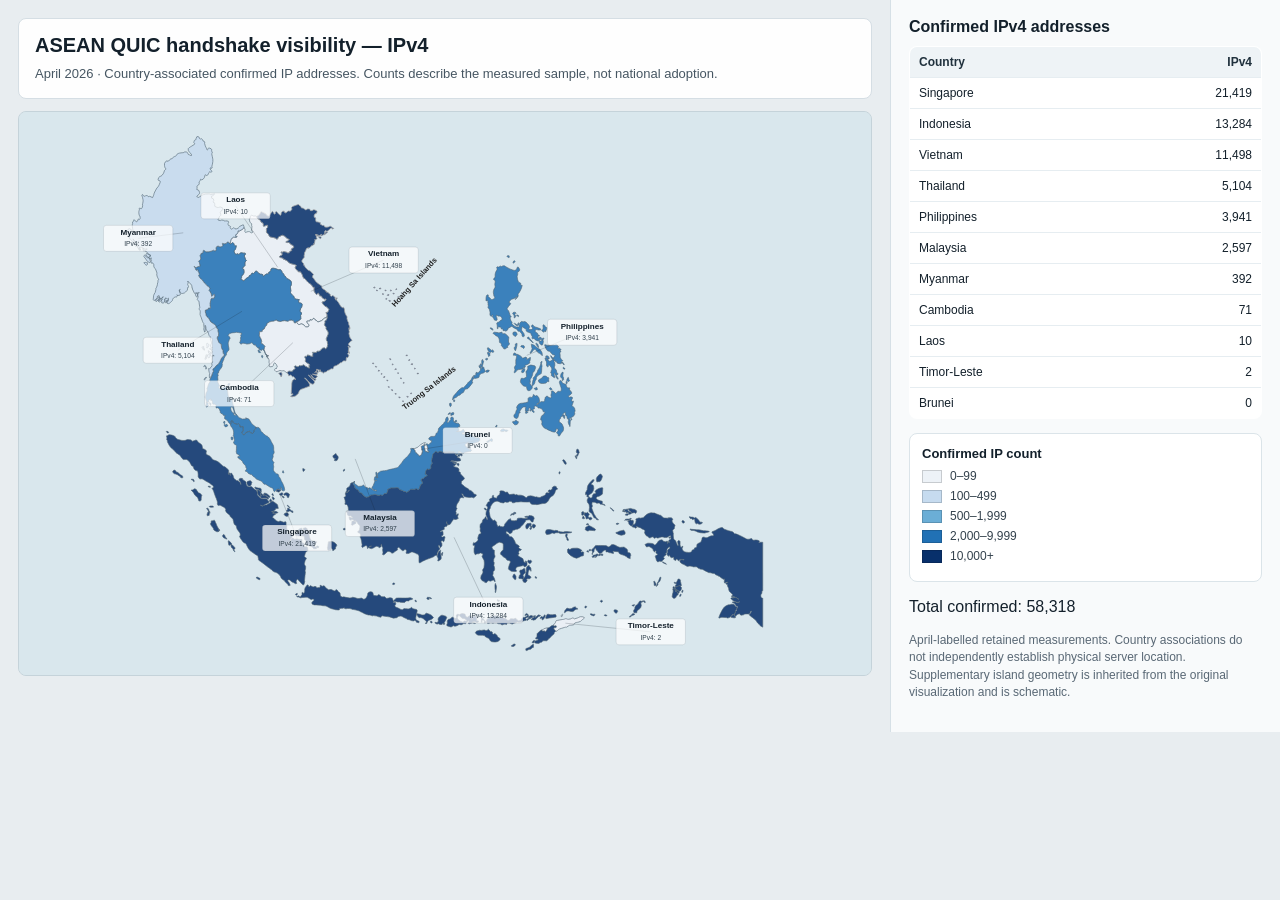
<file: asean_quic_ipv4_heatmap.html>
<!doctype html>
<html lang="en"><head><meta charset="utf-8"><meta name="viewport" content="width=device-width, initial-scale=1"><title>ASEAN confirmed QUIC IPv4 addresses</title><style>
*{box-sizing:border-box}body{margin:0;background:#e8edf0;color:#13202b;font-family:Arial,Helvetica,sans-serif}.page{min-height:100vh;display:grid;grid-template-columns:minmax(0,1fr) 390px;gap:0}main{position:relative;padding:18px;display:flex;align-items:center;justify-content:center}.map-wrap{width:min(100%,1280px)}svg{width:100%;height:auto;display:block;background:#d9e7ed;border:1px solid #c5d3da;border-radius:8px}.country{stroke:#536675;stroke-width:.85;fill-opacity:.86;fill-rule:evenodd;transition:fill-opacity .15s ease,stroke-width .15s ease,filter .15s ease}.country:hover,.country.is-hovered{fill-opacity:1;stroke:#12212d;stroke-width:2.25;filter:drop-shadow(0 2px 3px rgba(15,28,38,.35))}.country[data-country="Vietnam"]{fill:#e24322;stroke:#9f9f9f;stroke-width:1.05}.country[data-country="Vietnam"]:hover,.country[data-country="Vietnam"].is-hovered{stroke:#12212d;stroke-width:2.25;fill-opacity:1}.leader{stroke:rgba(20,33,43,.38);stroke-width:.75}.leader.is-hovered{stroke:#12212d;stroke-width:1.2}.country-label-layer{pointer-events:auto}.label{cursor:pointer;outline:none}.label rect{fill:rgba(255,255,255,.72);stroke:rgba(49,64,76,.22);stroke-width:.75;transition:fill .15s ease,stroke .15s ease,filter .15s ease}.label:hover rect,.label:focus rect,.label.is-hovered rect{fill:rgba(255,255,255,.94);stroke:#12212d;filter:drop-shadow(0 2px 5px rgba(15,28,38,.22))}.label text{text-anchor:middle;pointer-events:none}.label-name{font-size:11.2px;font-weight:700;fill:#14212c}.label-num{font-size:9.2px;fill:#31414d}.island-layer{pointer-events:none}.island-poly{fill:#e24322;fill-opacity:.96;stroke:#e24322;stroke-width:.9;transition:filter .15s ease,stroke-width .15s ease}.island-layer.is-hovered .island-poly{stroke:#12212d;stroke-width:1.35;filter:drop-shadow(0 1px 2px rgba(15,28,38,.35))}.island-label text{text-anchor:middle;pointer-events:none;font-family:Arial,Helvetica,sans-serif}.island-name{font-size:10.5px;font-weight:700;fill:#1f1f1f}.island-layer.is-hovered .island-name{font-weight:800}.panel{position:absolute;top:18px;left:18px;width:min(430px,calc(100% - 36px));background:rgba(255,255,255,.95);border:1px solid #d5dee4;border-radius:8px;padding:14px 16px;box-shadow:0 10px 28px rgba(21,38,52,.14)}.panel h1{margin:0 0 7px;font-size:20px;line-height:1.25;letter-spacing:0}.panel p{margin:0;font-size:13px;line-height:1.45;color:#465662}aside{background:#f8fafb;border-left:1px solid #d6e0e6;padding:18px;overflow:auto}aside h2{margin:0 0 10px;font-size:16px}table{width:100%;border-collapse:collapse;font-size:12px;background:white;border:1px solid #dbe4e9;border-radius:8px;overflow:hidden}th,td{padding:8px 9px;border-bottom:1px solid #e6edf1;text-align:right}th:first-child,td:first-child{text-align:left}th{background:#eef3f6;font-weight:700;color:#20313d}tr:last-child td{border-bottom:0}.legend{margin-top:14px;padding:12px;background:white;border:1px solid #dbe4e9;border-radius:8px}.legend h3{margin:0 0 8px;font-size:13px}.legend-row{display:flex;align-items:center;gap:8px;margin:6px 0;font-size:12px;color:#34424d}.legend-row span{display:inline-block;width:20px;height:13px;border:1px solid rgba(0,0,0,.16)}.source{margin-top:12px;font-size:12px;line-height:1.45;color:#596875}@media(max-width:980px){.page{grid-template-columns:1fr}aside{border-left:0;border-top:1px solid #d6e0e6}main{padding-top:126px}.panel{top:10px;left:10px;width:calc(100% - 20px)}}
 .country[data-country="Vietnam"]{fill:#08306b}.island-poly{fill:#9ca3af;stroke:#6b7280}.panel{position:static;width:100%;margin-bottom:12px;box-shadow:none}main{display:block}.page{min-height:700px}.map-wrap{margin:auto}@media(max-width:760px){.page{display:block}aside{border-left:0}main{padding:10px}} </style></head><body><div class="page"><main><section class="panel"><h1>ASEAN QUIC handshake visibility — IPv4</h1><p>April 2026 · Country-associated confirmed IP addresses. Counts describe the measured sample, not national adoption.</p></section><div class="map-wrap"><svg viewBox="0 0 1180 780" role="img" aria-label="ASEAN confirmed QUIC IPv4 map"><rect width="1180" height="780" fill="#d9e7ed"/><g><path class="country" d="M329.10,144.93 L329.34,145.14 L329.81,146.19 L329.90,146.66 L330.86,147.70 L331.57,148.18 L332.06,148.28 L334.19,149.99 L334.64,150.87 L335.61,152.67 L336.06,153.02 L336.58,153.15 L337.12,153.21 L337.46,153.36 L338.24,154.72 L338.50,155.92 L338.48,156.39 L338.36,156.86 L338.74,158.23 L340.16,158.01 L342.10,157.15 L344.07,156.67 L344.37,157.26 L344.43,159.16 L344.37,159.75 L344.04,160.09 L343.60,160.58 L342.63,161.70 L342.38,162.35 L342.89,162.17 L342.88,163.22 L342.59,165.56 L343.14,165.98 L343.06,167.08 L343.47,167.16 L345.36,169.28 L346.19,170.91 L346.72,172.03 L347.79,172.93 L348.01,172.92 L348.54,173.17 L350.65,173.62 L351.10,173.68 L352.26,173.83 L355.52,174.80 L356.09,175.20 L356.74,175.85 L356.99,176.25 L357.92,176.04 L358.51,174.85 L358.65,174.00 L360.05,172.77 L364.51,170.55 L366.14,171.13 L366.79,171.39 L368.16,172.02 L368.60,172.33 L368.84,172.94 L370.02,174.11 L371.69,175.30 L373.24,176.01 L373.72,176.15 L374.21,176.38 L374.00,176.99 L373.47,177.50 L371.94,178.82 L370.83,179.05 L369.52,179.95 L369.74,180.30 L370.22,180.50 L372.02,180.80 L372.61,180.68 L373.74,180.64 L375.42,181.99 L375.53,182.50 L377.87,184.09 L379.58,184.84 L380.40,186.37 L380.27,188.08 L380.00,188.36 L378.86,188.63 L377.83,189.25 L376.88,190.10 L376.89,190.60 L377.54,190.60 L377.95,190.96 L377.64,191.98 L376.53,192.53 L375.57,192.69 L374.89,193.41 L374.67,193.79 L374.45,194.50 L374.26,195.06 L372.90,195.26 L372.01,195.26 L370.75,194.54 L370.26,194.10 L367.07,193.48 L366.61,193.50 L365.50,193.78 L365.34,193.89 L365.19,194.23 L364.21,194.20 L363.69,193.87 L363.34,193.67 L363.02,194.11 L363.34,195.00 L363.55,195.37 L364.06,195.92 L364.47,196.11 L364.55,196.76 L364.51,197.55 L363.38,198.64 L362.12,199.11 L360.43,200.60 L362.76,201.97 L363.74,201.88 L365.78,202.75 L366.71,203.57 L366.62,204.17 L367.66,204.18 L372.20,206.68 L372.54,207.24 L372.97,207.93 L374.76,209.12 L376.06,209.86 L379.50,210.80 L381.21,211.22 L382.58,211.65 L383.31,212.07 L384.16,212.73 L384.17,213.22 L383.38,213.42 L382.75,214.88 L382.55,215.74 L382.63,216.32 L383.98,218.19 L385.49,219.66 L386.24,219.60 L386.55,219.84 L386.48,220.67 L386.66,220.86 L387.12,221.19 L387.89,221.38 L389.77,221.18 L391.17,223.34 L391.98,224.44 L392.97,227.57 L394.28,230.16 L395.02,230.47 L395.69,230.71 L396.20,231.10 L396.76,231.71 L397.48,232.71 L399.09,234.57 L399.41,234.92 L400.33,235.82 L401.44,236.76 L402.53,237.54 L403.19,237.81 L404.86,239.20 L406.29,241.09 L406.54,242.05 L406.67,242.39 L408.09,242.84 L408.83,242.31 L408.72,243.37 L408.72,244.26 L408.82,248.07 L409.08,248.71 L411.06,252.01 L411.37,252.36 L412.35,252.71 L412.82,252.49 L413.39,251.76 L413.66,251.15 L413.92,250.69 L414.49,250.61 L414.86,250.95 L416.45,254.21 L416.51,254.89 L416.93,254.75 L417.30,254.77 L418.44,254.87 L419.40,255.54 L419.42,256.09 L419.49,256.58 L419.72,256.98 L420.20,257.39 L422.83,259.28 L423.28,259.16 L423.64,259.07 L425.06,258.84 L425.32,259.80 L425.33,259.89 L425.11,260.22 L423.99,261.76 L421.35,262.84 L420.88,262.70 L420.42,262.84 L419.92,264.07 L420.05,264.52 L421.49,266.64 L423.26,268.29 L424.32,269.25 L426.08,269.88 L427.50,271.40 L429.09,273.12 L429.28,273.44 L429.09,274.09 L429.04,274.24 L428.83,274.63 L428.30,276.02 L427.85,277.18 L427.33,277.51 L425.28,277.68 L425.19,277.91 L425.40,278.84 L426.49,279.79 L426.69,281.08 L426.65,283.30 L426.60,283.58 L425.28,284.82 L423.01,285.63 L421.32,286.78 L420.97,287.40 L419.80,288.45 L418.88,289.08 L414.04,290.88 L413.20,290.21 L412.51,289.35 L412.28,288.98 L411.39,288.52 L410.05,287.96 L409.54,287.18 L408.35,285.59 L407.27,286.19 L406.49,287.20 L406.50,287.61 L406.08,288.10 L404.53,288.28 L404.21,288.07 L403.94,287.68 L403.25,287.55 L403.17,288.28 L403.03,288.90 L402.71,289.48 L401.76,289.77 L401.24,289.54 L400.51,289.49 L398.72,289.74 L398.64,290.38 L399.33,292.09 L400.86,293.92 L401.73,294.90 L401.85,295.31 L400.71,297.34 L399.73,297.63 L397.76,297.69 L397.09,297.58 L396.70,297.26 L395.25,296.06 L394.98,295.77 L394.82,294.99 L393.90,294.36 L390.76,293.33 L389.62,293.93 L388.60,294.28 L387.43,294.44 L385.78,293.15 L384.44,291.16 L384.47,290.06 L384.74,290.19 L386.04,289.70 L387.35,289.06 L388.69,288.24 L389.57,287.28 L389.97,286.78 L390.33,286.19 L390.35,285.40 L390.20,284.68 L389.98,281.65 L390.51,280.88 L390.89,280.44 L391.08,279.92 L391.32,278.32 L390.13,277.06 L389.17,276.34 L389.23,275.18 L390.36,271.20 L390.88,271.01 L391.19,270.81 L391.49,270.52 L391.50,270.45 L391.61,269.83 L392.06,267.76 L392.20,266.79 L392.13,266.26 L391.56,265.34 L390.73,264.82 L389.83,264.50 L389.41,264.59 L388.65,264.60 L387.91,263.77 L387.70,263.39 L386.91,261.63 L387.37,260.77 L387.63,260.47 L388.42,260.28 L388.30,260.12 L386.24,259.60 L385.66,259.50 L385.10,259.45 L384.64,259.38 L384.08,259.27 L382.13,258.58 L381.71,258.22 L381.48,257.89 L381.19,257.13 L381.11,256.20 L380.90,255.75 L380.54,255.30 L380.29,255.10 L379.98,254.89 L379.05,254.05 L376.15,250.83 L376.03,250.08 L376.22,248.81 L376.35,248.43 L376.49,247.82 L376.50,247.22 L376.36,246.70 L376.08,243.87 L376.03,243.22 L375.98,242.74 L376.00,242.06 L376.10,241.58 L376.60,240.61 L377.02,239.85 L377.11,239.50 L377.23,238.82 L377.32,237.88 L377.31,237.09 L377.23,235.74 L377.16,235.37 L376.94,234.89 L375.59,233.18 L375.12,232.72 L374.20,232.20 L370.96,230.54 L370.17,229.56 L369.88,229.12 L368.69,227.35 L367.79,227.00 L367.44,226.65 L367.27,226.25 L366.95,225.35 L366.53,224.42 L366.16,223.95 L364.47,222.25 L364.29,221.58 L363.93,220.62 L363.48,219.92 L362.21,218.32 L361.57,218.33 L359.79,218.61 L358.30,218.13 L355.77,217.21 L353.76,216.61 L352.13,216.38 L351.76,216.37 L351.30,216.44 L350.03,216.66 L349.58,216.96 L348.97,217.63 L348.95,218.10 L349.23,219.26 L347.14,221.24 L346.77,221.54 L345.85,222.00 L345.83,223.70 L345.45,224.27 L344.89,224.58 L344.21,224.24 L343.63,224.11 L342.05,224.68 L341.74,224.90 L339.74,226.33 L338.89,227.47 L337.58,226.26 L337.62,225.69 L337.46,225.18 L336.38,224.73 L336.00,224.70 L335.09,224.75 L334.21,224.54 L331.96,223.36 L331.21,222.64 L330.41,221.72 L329.81,220.77 L329.40,220.54 L328.52,220.44 L328.18,220.34 L327.84,220.46 L327.42,220.76 L326.55,221.92 L324.95,223.56 L324.49,223.65 L323.87,223.42 L322.67,223.07 L322.27,223.53 L321.90,224.71 L320.96,225.92 L320.00,226.21 L318.94,226.74 L318.62,227.58 L319.01,227.87 L317.49,228.85 L314.94,230.40 L314.11,230.99 L312.62,232.67 L311.41,233.94 L309.89,233.24 L309.13,232.49 L308.31,232.13 L307.86,232.05 L307.47,232.08 L307.12,231.99 L306.93,231.44 L307.16,231.09 L307.69,230.54 L308.32,229.05 L308.25,228.73 L308.18,228.49 L308.34,227.72 L309.05,226.06 L309.67,225.76 L310.10,225.48 L310.58,224.99 L311.11,223.81 L311.61,222.65 L311.71,221.06 L311.31,218.00 L310.26,217.47 L310.09,217.23 L309.59,216.67 L309.57,216.25 L310.46,214.86 L311.18,214.47 L311.78,214.12 L312.88,212.72 L313.36,211.87 L312.80,210.85 L313.03,208.55 L313.11,208.08 L313.94,206.62 L314.27,206.25 L314.65,205.99 L314.90,205.38 L314.04,204.51 L313.76,204.27 L312.18,199.80 L312.15,199.43 L312.42,197.86 L313.30,197.63 L313.67,196.79 L313.56,195.97 L313.20,195.62 L312.59,195.46 L310.08,195.54 L309.67,195.27 L309.11,195.02 L307.78,194.98 L306.94,195.01 L306.43,195.39 L306.14,195.77 L305.86,196.08 L305.16,196.79 L304.45,197.42 L304.11,197.02 L303.12,196.56 L302.05,196.25 L301.55,196.48 L301.04,197.27 L300.93,197.28 L299.80,196.82 L299.34,196.48 L298.53,194.86 L297.84,192.86 L297.80,192.67 L297.91,192.26 L298.54,191.48 L299.26,190.68 L299.62,190.34 L300.43,187.83 L300.79,186.49 L300.96,185.30 L300.86,185.22 L299.89,185.52 L298.75,184.75 L298.04,183.85 L297.48,182.58 L297.33,182.07 L296.98,181.55 L296.68,181.25 L296.28,181.09 L295.68,181.06 L295.20,181.18 L294.59,181.71 L293.48,182.88 L292.39,182.57 L292.14,181.86 L292.52,181.37 L292.76,180.91 L293.04,179.32 L293.19,178.32 L293.61,176.82 L294.27,175.65 L295.16,174.64 L295.73,174.23 L297.20,173.25 L298.46,173.39 L298.83,173.48 L299.45,173.61 L299.98,173.64 L300.60,173.47 L301.40,173.11 L301.63,172.99 L302.04,172.60 L302.08,172.19 L301.50,172.12 L300.87,172.34 L300.30,172.50 L299.90,172.34 L299.88,170.98 L300.35,169.64 L300.78,169.53 L301.37,169.41 L301.76,169.12 L302.61,167.80 L303.11,166.82 L303.17,166.01 L303.61,164.56 L304.46,164.68 L305.25,164.71 L305.63,164.62 L306.05,164.40 L308.55,162.93 L310.35,161.72 L310.82,161.26 L311.45,160.44 L311.20,159.78 L311.86,160.03 L313.30,163.36 L312.99,164.10 L312.76,165.57 L313.10,166.32 L313.79,166.92 L314.63,166.71 L315.52,166.09 L317.70,165.66 L318.82,165.65 L319.51,165.88 L320.74,166.57 L321.21,166.95 L321.74,167.59 L322.70,167.50 L323.77,166.21 L323.85,165.79 L323.83,165.54 L323.07,164.96 L322.39,164.83 L321.89,164.45 L321.93,163.66 L322.24,161.93 L322.37,161.15 L322.63,158.32 L322.10,156.91 L322.33,155.06 L320.66,153.28 L319.84,152.61 L318.89,148.30 L319.82,147.01 L320.71,145.07 L320.47,144.65 L320.63,144.08 L321.00,143.56 L321.90,143.10 L322.48,143.06 L322.96,143.25 L325.22,144.19 L327.12,143.87 L328.63,144.27 L329.10,144.93 Z" fill="#edf2f7" data-country="Laos" data-ipv4="10" data-ipv6="40" data-total="50"><title>Laos
Confirmed IPv4: 10</title></path><path class="country" d="M284.50,431.70 L284.23,431.73 L283.22,430.10 L283.23,429.83 L283.43,429.68 L284.41,427.97 L284.74,428.41 L285.04,430.04 L285.12,430.87 L284.95,431.17 L284.50,431.70 Z M265.37,406.24 L265.21,406.40 L264.79,406.14 L264.02,403.14 L263.97,402.94 L263.94,402.42 L264.10,402.64 L265.12,403.16 L265.44,403.66 L265.45,405.15 L265.45,405.40 L265.37,406.24 Z M261.63,405.63 L261.88,406.30 L262.23,406.17 L262.37,406.27 L262.29,406.90 L259.99,408.96 L259.60,408.59 L259.54,408.41 L259.32,405.98 L259.51,401.27 L259.89,401.24 L260.18,401.42 L260.42,401.66 L260.49,402.19 L260.61,402.62 L261.45,403.07 L261.67,403.11 L261.97,404.31 L261.97,404.63 L261.63,404.96 L261.63,405.63 Z M290.85,378.92 L290.01,379.08 L289.43,378.92 L289.27,376.68 L290.24,376.15 L291.89,375.93 L292.15,376.34 L292.05,376.54 L291.89,376.71 L291.74,378.05 L290.85,378.92 Z M337.57,338.83 L337.27,340.30 L337.08,340.25 L336.15,339.60 L336.10,337.98 L336.47,336.91 L336.67,336.87 L337.47,337.90 L337.57,338.56 L337.57,338.83 Z M334.62,332.92 L334.40,333.28 L332.23,333.21 L331.82,332.90 L331.11,330.08 L331.11,329.72 L331.50,329.76 L332.00,329.87 L332.27,329.95 L332.48,330.07 L332.95,330.40 L333.12,330.63 L333.23,330.94 L333.32,331.13 L333.98,332.12 L334.10,332.29 L334.25,332.44 L334.39,332.58 L334.62,332.92 Z M292.14,181.86 L292.39,182.57 L293.48,182.88 L294.59,181.71 L295.20,181.18 L295.68,181.06 L296.28,181.09 L296.68,181.25 L296.98,181.55 L297.33,182.07 L297.48,182.58 L298.04,183.85 L298.75,184.75 L299.89,185.52 L300.86,185.22 L300.96,185.30 L300.79,186.49 L300.43,187.83 L299.62,190.34 L299.26,190.68 L298.54,191.48 L297.91,192.26 L297.80,192.67 L297.84,192.86 L298.53,194.86 L299.34,196.48 L299.80,196.82 L300.93,197.28 L301.04,197.27 L301.55,196.48 L302.05,196.25 L303.12,196.56 L304.11,197.02 L304.45,197.42 L305.16,196.79 L305.86,196.08 L306.14,195.77 L306.43,195.39 L306.94,195.01 L307.78,194.98 L309.11,195.02 L309.67,195.27 L310.08,195.54 L312.59,195.46 L313.20,195.62 L313.56,195.97 L313.67,196.79 L313.30,197.63 L312.42,197.86 L312.15,199.43 L312.18,199.80 L313.76,204.27 L314.04,204.51 L314.90,205.38 L314.65,205.99 L314.27,206.25 L313.94,206.62 L313.11,208.08 L313.03,208.55 L312.80,210.85 L313.36,211.87 L312.88,212.72 L311.78,214.12 L311.18,214.47 L310.46,214.86 L309.57,216.25 L309.59,216.67 L310.09,217.23 L310.26,217.47 L311.31,218.00 L311.71,221.06 L311.61,222.65 L311.11,223.81 L310.58,224.99 L310.10,225.48 L309.67,225.76 L309.05,226.06 L308.34,227.72 L308.18,228.49 L308.25,228.73 L308.32,229.05 L307.69,230.54 L307.16,231.09 L306.93,231.44 L307.12,231.99 L307.47,232.08 L307.86,232.05 L308.31,232.13 L309.13,232.49 L309.89,233.24 L311.41,233.94 L312.62,232.67 L314.11,230.99 L314.94,230.40 L317.49,228.85 L319.01,227.87 L318.62,227.58 L318.94,226.74 L320.00,226.21 L320.96,225.92 L321.90,224.71 L322.27,223.53 L322.67,223.07 L323.87,223.42 L324.49,223.65 L324.95,223.56 L326.55,221.92 L327.42,220.76 L327.84,220.46 L328.18,220.34 L328.52,220.44 L329.40,220.54 L329.81,220.77 L330.41,221.72 L331.21,222.64 L331.96,223.36 L334.21,224.54 L335.09,224.75 L336.00,224.70 L336.38,224.73 L337.46,225.18 L337.62,225.69 L337.58,226.26 L338.89,227.47 L339.74,226.33 L341.74,224.90 L342.05,224.68 L343.63,224.11 L344.21,224.24 L344.89,224.58 L345.45,224.27 L345.83,223.70 L345.85,222.00 L346.77,221.54 L347.14,221.24 L349.23,219.26 L348.95,218.10 L348.97,217.63 L349.58,216.96 L350.03,216.66 L351.30,216.44 L351.76,216.37 L352.13,216.38 L353.76,216.61 L355.77,217.21 L358.30,218.13 L359.79,218.61 L361.57,218.33 L362.21,218.32 L363.48,219.92 L363.93,220.62 L364.29,221.58 L364.47,222.25 L366.16,223.95 L366.53,224.42 L366.95,225.35 L367.27,226.25 L367.44,226.65 L367.79,227.00 L368.69,227.35 L369.88,229.12 L370.17,229.56 L370.96,230.54 L374.20,232.20 L375.12,232.72 L375.59,233.18 L376.94,234.89 L377.16,235.37 L377.23,235.74 L377.31,237.09 L377.32,237.88 L377.23,238.82 L377.11,239.50 L377.02,239.85 L376.60,240.61 L376.10,241.58 L376.00,242.06 L375.98,242.74 L376.03,243.22 L376.08,243.87 L376.36,246.70 L376.50,247.22 L376.49,247.82 L376.35,248.43 L376.22,248.81 L376.03,250.08 L376.15,250.83 L379.05,254.05 L379.98,254.89 L380.29,255.10 L380.54,255.30 L380.90,255.75 L381.11,256.20 L381.19,257.13 L381.48,257.89 L381.71,258.22 L382.13,258.58 L384.08,259.27 L384.64,259.38 L385.10,259.45 L385.66,259.50 L386.24,259.60 L388.30,260.12 L388.42,260.28 L387.63,260.47 L387.37,260.77 L386.91,261.63 L387.70,263.39 L387.91,263.77 L388.65,264.60 L389.41,264.59 L389.83,264.50 L390.73,264.82 L391.56,265.34 L392.13,266.26 L392.20,266.79 L392.06,267.76 L391.61,269.83 L391.50,270.45 L391.49,270.52 L391.19,270.81 L390.88,271.01 L390.36,271.20 L389.23,275.18 L389.17,276.34 L390.13,277.06 L391.32,278.32 L391.08,279.92 L390.89,280.44 L390.51,280.88 L389.98,281.65 L390.20,284.68 L390.35,285.40 L390.33,286.19 L389.97,286.78 L389.57,287.28 L388.69,288.24 L387.35,289.06 L386.04,289.70 L384.74,290.19 L384.47,290.06 L384.16,290.06 L383.64,290.91 L383.35,291.86 L382.86,292.20 L382.15,292.41 L381.41,292.06 L380.84,291.15 L380.64,290.64 L380.70,290.12 L380.73,289.56 L380.15,289.27 L379.20,289.13 L378.68,288.80 L377.23,288.29 L374.25,288.62 L373.55,289.17 L373.16,289.70 L372.61,289.82 L371.21,289.92 L370.91,289.76 L370.27,289.57 L367.75,289.01 L364.87,289.43 L363.65,289.88 L363.45,289.97 L363.29,290.09 L361.23,290.25 L357.64,289.32 L357.11,288.45 L356.49,288.29 L354.78,288.73 L353.86,289.16 L353.10,289.63 L351.44,289.92 L350.52,289.90 L349.54,289.99 L349.00,290.32 L347.92,290.40 L347.19,290.64 L346.31,291.11 L345.75,291.45 L345.25,292.07 L345.03,292.25 L344.33,292.55 L343.93,292.64 L343.53,293.05 L343.43,293.32 L343.51,293.74 L342.84,295.70 L342.04,296.49 L341.16,297.17 L340.91,297.42 L340.72,297.74 L340.55,298.37 L340.32,299.05 L339.59,300.60 L337.92,301.47 L336.76,302.11 L336.79,302.74 L337.37,303.31 L336.73,303.93 L336.32,304.11 L334.96,304.26 L334.49,304.26 L333.72,304.14 L333.37,304.05 L333.05,305.44 L332.99,307.56 L332.93,308.80 L332.88,309.01 L332.81,309.32 L333.69,311.48 L334.09,312.29 L335.45,314.82 L336.19,318.04 L336.01,318.79 L335.97,318.89 L335.70,319.14 L335.65,320.07 L335.99,320.57 L336.85,320.81 L337.99,321.56 L340.62,324.29 L340.77,324.94 L340.05,325.70 L339.50,328.91 L339.50,329.44 L341.83,335.33 L342.56,336.28 L342.77,336.42 L342.92,336.62 L343.07,337.02 L343.23,338.71 L343.09,339.00 L342.96,337.48 L342.87,337.12 L341.06,334.69 L340.59,333.23 L340.32,331.93 L338.13,329.28 L337.30,328.76 L336.61,328.79 L335.98,330.33 L332.66,328.91 L332.32,327.17 L332.69,326.83 L333.13,326.22 L332.98,325.97 L332.66,325.93 L332.73,326.39 L332.19,326.83 L331.35,327.06 L330.95,326.91 L330.46,326.56 L330.12,326.24 L328.74,324.84 L327.79,323.68 L327.79,322.83 L327.66,322.22 L326.91,322.27 L325.60,322.97 L324.62,322.12 L324.21,321.42 L324.03,320.86 L323.14,320.15 L322.72,319.91 L322.17,319.72 L321.43,319.72 L320.92,319.88 L320.57,320.12 L320.28,320.70 L318.77,321.03 L315.42,321.45 L314.57,321.09 L314.21,320.94 L313.83,320.81 L313.26,320.65 L312.79,320.56 L310.50,320.26 L309.95,320.27 L308.42,320.75 L308.08,320.88 L308.00,321.54 L307.30,321.41 L305.89,320.12 L305.63,319.79 L305.70,319.15 L306.16,318.59 L307.08,314.68 L306.75,313.10 L307.49,310.83 L307.39,310.18 L306.98,309.14 L307.28,308.36 L307.84,308.21 L308.17,307.94 L308.31,307.48 L308.10,306.05 L307.00,306.05 L305.80,305.90 L305.62,305.84 L305.32,305.69 L304.18,305.51 L300.94,305.04 L300.55,305.20 L298.93,305.53 L298.24,305.60 L297.73,305.60 L296.50,305.70 L294.50,305.95 L292.10,306.73 L291.56,306.90 L290.02,308.71 L289.71,309.15 L289.79,309.58 L290.52,310.60 L290.87,310.94 L291.50,311.39 L291.81,311.72 L292.37,313.59 L292.15,313.97 L291.84,314.28 L291.47,314.86 L291.31,315.20 L289.95,319.03 L289.80,320.27 L289.77,320.88 L289.78,320.96 L289.77,321.24 L290.03,324.12 L290.62,326.23 L290.87,328.93 L289.98,330.82 L289.68,331.15 L289.16,331.64 L288.76,332.00 L288.32,332.44 L288.06,332.74 L287.72,333.35 L287.53,333.78 L287.36,334.20 L287.30,336.32 L286.50,337.26 L285.75,338.02 L284.00,341.19 L283.92,341.61 L283.83,342.26 L283.45,343.40 L282.97,344.18 L281.55,347.60 L281.33,348.39 L281.31,348.75 L281.45,349.29 L281.71,349.74 L281.67,350.30 L281.57,350.52 L281.38,351.03 L281.48,351.80 L281.16,352.54 L279.96,354.71 L278.69,356.40 L278.26,356.72 L276.80,359.08 L276.76,360.15 L275.97,361.80 L275.17,361.93 L275.24,362.94 L275.94,364.89 L275.27,366.21 L275.17,367.01 L275.31,368.52 L275.48,370.15 L275.50,371.23 L275.06,372.28 L275.11,372.78 L275.25,373.38 L275.64,374.97 L277.20,378.25 L277.73,378.97 L277.92,379.60 L277.51,379.82 L276.61,380.46 L276.56,381.09 L276.73,381.90 L277.01,382.38 L277.30,382.60 L279.11,382.89 L280.48,383.07 L281.04,382.93 L281.42,382.71 L282.91,381.69 L285.22,380.80 L285.92,380.80 L286.34,380.89 L286.39,380.90 L286.85,380.84 L287.70,381.13 L288.13,382.43 L288.51,384.22 L289.03,387.05 L289.16,388.51 L289.21,389.04 L289.65,392.90 L289.74,393.30 L289.87,393.66 L290.26,394.22 L291.09,394.77 L291.41,395.20 L291.92,396.24 L292.37,397.10 L293.38,397.70 L293.85,397.39 L293.73,396.14 L293.30,395.57 L292.99,395.23 L293.60,395.44 L294.38,396.41 L294.78,397.25 L295.11,398.16 L295.36,398.97 L295.46,399.60 L295.57,400.78 L295.74,402.02 L295.83,402.60 L296.38,404.88 L296.58,405.71 L296.96,407.15 L297.21,408.18 L297.30,408.58 L297.40,409.22 L297.48,409.75 L297.91,411.78 L298.13,412.96 L298.31,413.60 L298.78,415.23 L299.12,416.00 L299.57,416.91 L299.79,417.32 L300.22,417.82 L300.67,418.24 L300.92,418.65 L300.77,419.14 L300.26,419.03 L298.41,417.46 L297.67,414.29 L297.60,413.70 L297.34,412.78 L295.76,408.55 L295.32,408.31 L294.24,408.60 L294.18,408.71 L293.20,409.50 L293.13,409.92 L293.23,411.33 L293.61,412.75 L293.79,413.32 L295.29,415.79 L295.67,416.16 L296.17,416.48 L297.09,416.71 L297.28,417.05 L297.56,418.86 L298.15,419.77 L299.51,420.20 L300.20,420.26 L301.04,419.54 L301.14,418.85 L301.57,419.41 L302.13,419.92 L302.92,421.07 L303.70,422.23 L304.21,422.90 L304.51,423.17 L304.98,423.41 L307.02,424.14 L307.79,424.63 L308.40,425.02 L308.99,425.37 L309.39,425.39 L309.75,425.18 L311.03,425.17 L311.86,425.14 L314.99,424.85 L314.55,424.15 L313.84,423.78 L314.59,423.81 L317.14,424.81 L318.03,425.18 L318.37,425.35 L318.81,425.75 L319.23,426.57 L320.73,429.04 L321.52,430.31 L321.97,431.05 L322.27,431.51 L322.72,432.05 L323.18,432.46 L326.90,435.51 L327.42,435.86 L328.28,436.39 L328.20,437.87 L326.76,439.96 L326.27,440.41 L325.71,441.09 L325.55,441.44 L325.50,441.96 L325.55,442.40 L325.55,443.05 L323.43,445.33 L322.97,445.24 L322.45,444.67 L321.99,444.46 L321.14,444.96 L321.01,444.90 L320.41,443.87 L320.42,443.35 L319.47,442.36 L318.83,442.18 L317.65,442.81 L316.68,443.12 L314.15,444.13 L313.21,445.80 L312.55,446.59 L311.95,446.95 L311.50,447.18 L311.09,447.26 L309.56,445.54 L308.43,444.63 L308.37,444.36 L309.29,442.42 L309.77,442.19 L310.25,442.02 L310.68,440.83 L310.45,439.75 L310.31,438.51 L310.59,437.36 L310.55,436.13 L308.70,435.79 L307.66,436.31 L305.88,436.25 L305.77,435.51 L305.78,435.30 L305.90,434.84 L305.43,432.94 L304.04,431.59 L303.42,432.00 L302.78,432.48 L302.33,432.56 L298.37,431.35 L297.48,430.98 L297.33,430.90 L297.24,430.84 L296.54,430.08 L296.45,429.46 L295.91,428.03 L295.25,427.91 L294.37,427.83 L294.17,427.86 L293.99,428.07 L293.64,429.43 L293.81,429.88 L293.97,430.28 L293.53,432.16 L293.05,432.78 L292.78,432.99 L292.69,432.56 L292.12,431.03 L291.54,431.43 L290.76,430.70 L290.33,430.13 L290.03,429.46 L289.22,428.27 L287.73,426.64 L286.70,425.79 L286.34,425.71 L285.23,425.35 L284.79,424.73 L284.70,422.87 L284.77,422.05 L285.11,421.48 L285.90,420.49 L285.70,420.27 L284.86,420.61 L283.00,420.05 L282.11,418.37 L279.50,417.18 L278.59,415.82 L278.72,414.72 L277.44,411.48 L277.14,410.79 L276.84,410.57 L274.81,409.38 L274.39,410.08 L273.12,409.86 L272.91,409.06 L272.77,407.89 L273.11,406.47 L271.68,405.02 L270.35,404.32 L269.57,404.65 L268.34,404.25 L267.90,403.51 L267.83,403.15 L267.89,402.64 L267.88,401.21 L267.76,400.58 L267.00,399.10 L266.55,399.17 L266.17,399.54 L265.62,399.46 L265.68,398.64 L265.86,398.10 L266.24,397.93 L266.25,397.73 L265.57,397.69 L264.27,398.14 L262.97,398.72 L262.42,399.21 L262.64,399.55 L262.86,400.51 L262.29,401.91 L261.37,402.11 L260.13,400.83 L259.36,399.63 L258.56,396.98 L258.00,395.06 L257.92,394.59 L258.10,394.03 L258.47,393.55 L258.66,392.03 L259.12,389.18 L259.65,388.02 L260.32,387.02 L260.54,386.35 L260.68,385.46 L260.76,384.48 L260.34,382.80 L260.69,382.23 L261.38,380.70 L261.43,380.33 L261.45,380.14 L261.61,379.54 L262.58,376.65 L264.57,373.30 L264.20,372.00 L264.28,370.71 L264.78,370.16 L266.85,365.77 L267.01,365.43 L267.46,364.12 L267.86,362.60 L267.81,362.22 L267.93,361.69 L268.12,361.12 L268.33,360.71 L268.78,360.27 L269.29,359.13 L268.79,357.78 L268.40,357.30 L268.58,356.29 L269.29,355.31 L270.08,354.56 L270.61,354.50 L271.29,353.68 L273.34,351.23 L274.45,350.23 L274.76,350.04 L275.05,349.93 L275.47,349.71 L276.30,348.68 L277.04,347.60 L277.24,347.29 L278.31,345.44 L278.92,344.16 L280.85,340.22 L282.56,339.10 L283.97,337.09 L284.31,335.57 L283.79,335.45 L282.99,334.52 L282.49,332.15 L282.61,330.60 L282.74,329.93 L281.47,329.04 L280.67,327.05 L280.52,326.46 L280.19,323.44 L280.32,322.08 L277.96,320.44 L276.77,319.18 L274.48,313.30 L274.71,311.17 L275.24,310.83 L276.12,310.73 L276.25,310.59 L276.31,310.17 L276.36,306.97 L276.25,305.95 L275.85,304.63 L275.65,303.97 L275.51,302.95 L275.53,302.40 L275.59,301.27 L274.79,300.48 L273.11,297.54 L272.51,296.17 L271.98,294.94 L271.36,294.54 L270.41,293.99 L268.98,293.03 L268.12,292.44 L265.51,290.55 L264.70,289.44 L264.17,288.30 L263.79,287.59 L262.86,285.93 L262.41,285.33 L261.96,284.89 L261.50,284.62 L260.29,283.47 L259.15,281.72 L258.88,280.60 L259.02,280.15 L258.96,279.62 L258.65,278.94 L258.32,278.44 L258.05,276.97 L258.08,274.64 L258.12,274.24 L258.64,274.34 L261.59,273.44 L262.00,273.20 L262.06,271.83 L263.45,271.34 L264.38,271.89 L264.57,272.29 L264.91,271.87 L265.05,271.42 L265.12,270.81 L265.17,270.17 L265.10,269.72 L264.82,268.71 L264.72,268.31 L264.62,267.37 L264.71,266.71 L264.80,266.39 L264.68,265.73 L264.61,265.29 L265.51,260.91 L265.81,259.46 L266.67,258.11 L267.02,257.96 L268.65,258.16 L269.07,258.40 L269.89,257.75 L270.94,255.58 L271.03,253.16 L270.02,252.38 L269.34,253.03 L268.64,253.92 L267.31,255.32 L266.89,255.19 L266.47,253.40 L266.36,252.00 L264.58,248.91 L263.84,247.93 L263.08,246.96 L263.56,246.19 L264.34,244.88 L264.23,244.35 L263.64,243.32 L262.75,241.97 L262.06,241.29 L261.64,241.30 L261.18,241.34 L259.91,239.72 L259.34,239.12 L258.13,238.00 L257.65,237.61 L256.56,236.59 L255.38,234.76 L253.86,232.73 L253.05,231.99 L251.73,231.01 L250.70,229.92 L250.42,229.57 L248.78,226.61 L249.13,225.51 L249.80,225.03 L249.93,224.67 L248.78,221.90 L248.15,221.06 L247.58,220.15 L247.63,219.66 L247.99,219.16 L247.54,218.54 L246.95,218.33 L246.38,218.46 L246.10,219.25 L245.75,219.41 L245.36,219.18 L244.52,218.14 L244.50,217.54 L244.43,217.17 L244.27,216.81 L243.48,215.32 L243.01,214.81 L242.65,214.44 L242.77,213.84 L242.92,213.76 L243.03,214.15 L244.44,215.27 L245.52,215.27 L246.33,215.07 L247.69,214.20 L248.16,214.08 L249.94,213.89 L250.37,213.90 L250.43,213.31 L250.46,212.77 L250.48,211.98 L249.84,208.57 L249.36,208.18 L248.64,207.41 L249.86,205.61 L250.53,204.95 L251.38,204.40 L251.54,203.16 L251.57,202.45 L251.43,200.95 L250.86,199.69 L250.67,198.99 L252.01,196.77 L252.06,195.90 L252.75,195.82 L253.77,195.33 L255.07,194.50 L255.13,194.06 L254.94,193.31 L255.31,191.67 L255.77,191.59 L256.93,192.06 L257.61,192.51 L258.30,193.08 L258.79,193.74 L260.51,193.67 L261.47,193.63 L263.00,193.67 L263.81,193.38 L266.13,192.80 L269.54,191.48 L270.49,192.18 L271.48,192.28 L272.46,192.03 L273.05,191.11 L273.14,190.72 L273.00,190.12 L272.87,189.51 L273.21,187.38 L273.88,186.37 L275.42,185.86 L275.94,185.86 L276.85,186.03 L277.33,186.32 L277.86,186.76 L278.44,186.94 L280.61,186.40 L281.25,186.01 L281.76,185.52 L282.19,185.37 L282.46,184.49 L281.51,182.58 L281.99,181.83 L283.48,182.32 L284.54,182.53 L286.67,182.20 L287.17,182.01 L287.50,181.58 L287.81,180.85 L288.21,180.41 L289.82,179.95 L290.14,180.29 L290.24,180.64 L290.85,181.23 L292.01,181.86 L292.14,181.86 Z" fill="#2171b5" data-country="Thailand" data-ipv4="5,104" data-ipv6="1,834" data-total="6,938"><title>Thailand
Confirmed IPv4: 5,104</title></path><path class="country" d="M655.79,454.48 L655.28,456.40 L654.77,456.34 L654.46,456.26 L654.28,456.09 L653.25,455.57 L652.13,455.38 L651.89,455.45 L651.35,455.81 L651.21,456.07 L651.12,456.44 L651.09,456.64 L651.01,456.83 L650.87,457.08 L650.59,457.25 L650.39,457.05 L650.17,457.03 L649.68,457.40 L648.66,457.80 L648.36,457.75 L648.19,457.66 L647.90,456.31 L648.06,456.03 L648.36,455.88 L648.70,455.89 L648.99,455.94 L651.74,454.43 L652.18,454.08 L652.63,453.70 L653.53,453.07 L654.38,452.51 L655.03,452.44 L655.18,452.82 L655.14,453.19 L655.39,453.40 L655.79,453.60 L655.84,453.99 L655.79,454.48 Z M676.94,441.48 L676.27,442.16 L675.89,442.21 L675.61,442.21 L674.93,442.69 L674.70,442.94 L674.45,443.28 L674.34,442.95 L673.58,441.90 L673.43,441.70 L672.82,441.57 L672.57,441.72 L670.76,442.67 L668.03,442.68 L667.81,442.62 L667.03,442.11 L666.89,441.67 L666.90,441.49 L667.28,440.68 L667.81,440.26 L669.53,439.25 L671.37,439.06 L671.57,439.09 L672.07,439.33 L672.59,439.93 L673.84,440.36 L676.29,440.49 L676.62,440.66 L676.95,441.06 L676.94,441.48 Z M661.49,436.23 L661.08,436.32 L660.89,436.31 L659.87,436.01 L661.20,433.98 L661.47,433.74 L662.04,433.54 L662.09,433.80 L661.65,436.10 L661.49,436.23 Z M691.44,428.73 L691.59,429.97 L690.83,431.51 L690.23,432.39 L688.55,433.05 L688.20,433.16 L687.93,433.23 L687.12,433.29 L686.79,433.23 L686.46,433.00 L685.84,432.54 L685.68,432.41 L683.57,429.87 L683.55,429.28 L683.73,428.84 L684.10,428.48 L684.28,428.41 L684.57,428.40 L684.79,428.51 L684.90,428.70 L685.20,428.84 L686.06,428.59 L686.82,427.95 L687.05,427.61 L687.28,427.33 L687.67,427.12 L688.65,427.08 L689.22,427.76 L689.89,428.37 L690.79,428.61 L691.44,428.73 Z M755.73,423.83 L755.24,424.65 L755.20,424.62 L755.06,424.45 L753.48,421.26 L753.36,420.84 L753.99,419.19 L754.29,419.17 L755.38,419.93 L755.62,420.19 L755.77,420.46 L755.73,423.83 Z M702.62,417.11 L702.31,417.65 L702.01,417.54 L701.88,417.40 L701.47,416.50 L701.46,416.26 L701.62,415.57 L701.73,415.24 L701.83,415.00 L702.25,414.81 L703.53,414.75 L704.06,414.99 L704.21,415.13 L704.88,416.03 L703.53,416.90 L702.62,417.11 Z M597.51,408.03 L597.38,408.09 L597.07,407.91 L596.64,406.90 L596.40,406.20 L596.28,405.60 L596.20,404.00 L596.28,403.78 L596.41,403.58 L598.31,403.18 L598.48,403.49 L598.79,406.26 L598.48,406.97 L598.28,407.35 L598.17,407.51 L597.51,408.03 Z M602.50,401.29 L602.43,401.30 L602.33,401.29 L601.98,400.93 L601.89,400.70 L601.92,399.34 L601.94,399.06 L602.09,398.78 L602.85,398.62 L603.37,399.09 L603.50,399.42 L603.31,400.85 L603.07,401.10 L602.50,401.29 Z M737.43,385.17 L737.28,385.20 L736.11,384.65 L735.63,384.39 L735.30,384.19 L735.13,383.99 L734.97,383.74 L734.82,383.48 L734.77,382.81 L734.84,382.62 L735.08,382.28 L735.49,381.98 L736.21,381.90 L736.66,382.09 L737.37,382.77 L737.53,383.08 L737.88,383.94 L737.97,384.43 L737.96,384.64 L737.43,385.17 Z M717.50,382.46 L718.07,383.84 L718.09,384.05 L717.95,384.27 L717.55,384.53 L716.31,384.88 L715.90,384.94 L715.57,384.91 L715.37,384.80 L713.97,383.62 L713.64,383.32 L713.57,383.11 L713.65,382.74 L713.90,382.58 L714.41,382.75 L715.23,382.50 L715.41,382.41 L715.83,382.05 L715.95,381.84 L716.00,381.57 L716.12,381.20 L716.66,381.19 L717.02,381.58 L717.50,382.46 Z M758.57,376.49 L758.42,376.52 L758.10,376.22 L757.66,375.50 L757.77,373.80 L757.89,372.99 L758.36,372.92 L758.69,373.21 L759.19,374.39 L759.27,374.61 L759.26,374.95 L758.93,376.18 L758.79,376.38 L758.57,376.49 Z M759.75,381.75 L760.34,382.36 L761.46,382.01 L761.75,381.84 L762.79,382.17 L762.67,382.86 L762.44,384.72 L762.76,385.13 L763.64,385.98 L763.71,386.19 L763.44,386.30 L763.51,386.61 L763.72,386.62 L764.09,386.72 L764.38,386.86 L764.68,387.01 L764.87,387.21 L764.97,387.36 L765.29,388.01 L765.47,389.40 L765.33,389.73 L764.92,390.42 L764.71,390.61 L762.91,392.03 L762.12,392.50 L761.37,392.90 L761.13,393.18 L760.95,393.58 L761.64,394.80 L761.77,394.93 L762.03,395.07 L763.02,395.19 L763.41,395.20 L763.59,395.08 L763.25,394.90 L763.52,394.64 L765.97,394.81 L766.51,395.43 L766.58,396.18 L766.18,397.51 L765.88,397.92 L765.70,398.08 L765.31,400.32 L766.55,400.92 L766.94,400.58 L767.47,400.23 L767.79,400.33 L767.83,400.52 L767.47,402.43 L767.36,402.60 L767.28,402.80 L765.97,406.32 L766.03,406.70 L766.28,407.37 L766.44,407.67 L766.73,407.72 L767.05,407.75 L767.63,408.05 L768.87,409.48 L769.39,410.13 L770.12,413.31 L770.19,413.60 L770.22,413.95 L770.17,414.50 L769.94,414.66 L769.46,415.47 L769.42,416.19 L769.44,417.18 L769.57,417.39 L769.93,417.49 L769.51,419.02 L767.64,421.69 L765.73,422.57 L765.36,422.64 L765.16,422.86 L764.49,424.04 L764.64,424.45 L764.83,424.61 L765.04,424.76 L765.35,424.99 L765.64,425.24 L765.71,426.22 L765.27,426.32 L765.07,426.26 L764.85,426.16 L764.63,425.91 L764.55,425.52 L764.45,424.81 L764.32,424.40 L764.15,423.98 L763.27,423.56 L763.04,423.59 L762.81,423.83 L762.41,424.75 L762.55,425.03 L762.86,425.58 L763.17,425.97 L763.32,426.10 L763.57,426.33 L763.89,426.72 L764.10,427.11 L763.90,428.00 L763.74,428.29 L763.58,428.54 L763.41,429.21 L763.27,433.03 L763.16,434.88 L762.89,435.74 L762.83,434.84 L762.79,434.64 L762.68,434.42 L762.04,433.59 L761.27,432.00 L761.02,431.34 L760.96,431.11 L760.64,429.05 L760.72,428.69 L760.96,428.04 L761.16,427.41 L760.81,425.44 L760.59,425.18 L760.25,425.06 L759.89,425.00 L759.53,424.69 L759.22,424.32 L759.03,424.03 L758.89,423.55 L758.96,423.22 L759.09,422.88 L759.20,422.57 L759.11,422.25 L758.71,421.52 L758.41,421.27 L757.88,421.05 L757.72,420.90 L757.40,420.50 L756.57,418.08 L756.57,417.71 L756.70,416.94 L756.79,416.65 L756.84,416.39 L756.73,416.22 L756.38,416.10 L756.00,416.09 L754.93,416.79 L754.46,417.15 L753.84,417.63 L753.15,418.39 L753.07,418.85 L753.19,419.25 L753.33,419.75 L753.30,420.30 L753.27,420.54 L753.17,420.70 L752.98,420.99 L752.27,421.84 L751.72,421.90 L751.24,421.80 L750.88,422.06 L750.21,423.03 L750.25,423.64 L750.30,423.91 L749.97,424.52 L749.27,425.35 L748.59,426.17 L748.51,426.36 L748.21,427.60 L748.36,429.57 L748.45,429.87 L749.44,430.17 L749.52,430.00 L750.29,430.47 L752.10,432.06 L753.83,436.05 L754.24,437.60 L754.23,438.78 L754.07,440.20 L753.82,441.12 L753.74,441.39 L753.35,442.13 L752.73,443.01 L752.26,443.26 L751.13,444.58 L750.71,445.22 L750.56,445.49 L750.22,446.12 L749.73,447.00 L749.07,448.09 L748.78,448.48 L748.71,448.53 L748.48,448.61 L748.18,448.69 L747.15,448.49 L746.62,448.24 L746.68,447.70 L746.86,447.41 L746.89,447.20 L746.55,446.27 L746.43,446.10 L746.27,445.96 L745.43,445.29 L744.85,444.85 L744.59,443.61 L745.29,442.96 L746.02,442.14 L746.55,441.09 L746.62,440.58 L746.40,439.56 L746.26,439.10 L746.07,438.97 L744.63,438.72 L744.19,438.82 L744.15,439.03 L742.97,442.95 L742.83,443.11 L742.57,443.29 L742.08,443.35 L740.62,443.33 L738.69,442.80 L738.35,442.70 L736.33,441.86 L732.85,440.31 L730.48,438.96 L730.15,438.75 L730.00,438.51 L729.21,438.59 L728.20,437.92 L726.67,436.80 L724.58,433.81 L724.12,432.87 L723.94,431.73 L724.01,431.07 L724.44,430.84 L724.28,429.23 L724.00,427.29 L723.21,426.70 L723.01,426.85 L722.83,426.79 L722.65,426.50 L722.43,425.80 L722.79,423.94 L722.99,423.12 L723.23,422.19 L723.36,421.93 L724.08,420.66 L724.33,420.27 L724.64,419.99 L724.84,419.99 L725.21,419.95 L725.46,419.88 L726.15,419.52 L726.25,419.36 L728.16,416.07 L728.20,415.86 L727.86,415.23 L727.61,415.07 L727.06,415.24 L726.50,415.35 L726.33,415.26 L725.85,414.75 L725.73,414.44 L725.61,413.87 L725.38,413.14 L723.82,411.16 L723.57,410.92 L721.91,410.22 L721.26,410.07 L720.17,410.02 L719.29,410.01 L718.65,409.54 L718.55,409.27 L718.59,408.83 L718.23,408.45 L717.82,408.13 L717.53,407.96 L716.35,407.66 L716.16,407.56 L715.57,407.30 L715.06,407.32 L713.60,408.00 L713.43,408.99 L713.94,409.34 L714.06,409.56 L714.03,410.30 L713.87,410.83 L713.78,411.04 L713.63,411.29 L713.40,411.46 L712.99,411.60 L712.69,411.62 L712.34,411.69 L711.50,412.36 L711.36,412.56 L711.43,412.75 L712.73,414.18 L713.22,414.50 L713.41,414.72 L713.54,415.90 L712.77,416.19 L712.59,416.19 L712.26,415.92 L711.32,415.15 L710.54,414.31 L710.47,414.08 L710.67,413.76 L710.85,413.28 L710.72,413.14 L709.45,412.98 L709.23,413.11 L708.71,413.51 L708.66,413.70 L708.81,413.95 L708.45,414.26 L707.58,413.53 L707.33,413.24 L707.18,412.70 L707.71,412.28 L708.29,412.19 L708.57,412.23 L708.84,412.05 L708.77,411.65 L707.76,409.83 L707.44,409.47 L706.47,410.38 L706.09,410.87 L705.87,411.38 L705.90,411.88 L706.00,412.13 L705.85,412.65 L705.38,414.02 L705.19,414.40 L704.47,414.04 L703.13,414.21 L702.52,414.77 L701.95,414.74 L701.36,414.12 L701.41,410.34 L701.58,410.04 L701.71,409.82 L702.07,409.76 L702.02,409.41 L701.90,409.15 L701.51,408.82 L700.26,408.54 L699.17,408.53 L698.54,408.67 L697.17,409.45 L696.52,410.19 L696.35,410.39 L695.30,411.87 L695.11,412.14 L693.76,414.13 L693.61,414.44 L693.49,414.73 L693.53,415.39 L693.88,415.44 L694.37,415.60 L693.80,416.60 L693.27,417.05 L693.22,417.06 L693.06,416.48 L692.79,416.59 L692.61,416.76 L692.52,417.06 L692.21,418.46 L691.93,419.78 L691.83,420.68 L690.65,423.52 L689.99,424.33 L689.66,424.58 L689.45,424.63 L689.18,424.60 L688.07,424.20 L686.52,423.50 L686.33,423.34 L686.21,423.19 L685.86,422.72 L685.43,421.22 L685.51,419.99 L685.82,419.39 L685.94,419.16 L686.10,418.96 L687.91,416.73 L687.81,416.26 L688.26,414.73 L688.67,413.51 L689.07,412.89 L689.56,412.46 L689.66,411.03 L689.61,410.49 L689.57,410.23 L689.33,409.59 L689.15,409.49 L689.29,408.62 L689.94,407.44 L691.35,405.23 L692.08,404.63 L692.70,404.32 L693.29,404.03 L693.62,403.88 L695.25,403.40 L695.69,403.29 L695.92,403.31 L696.10,403.38 L696.36,403.45 L701.33,402.57 L701.57,402.52 L702.08,402.42 L703.62,401.99 L703.94,401.86 L705.16,400.94 L705.27,400.56 L705.04,398.61 L705.02,397.02 L705.79,395.77 L706.48,395.26 L708.56,394.95 L708.79,394.95 L709.24,395.11 L710.00,395.33 L710.27,395.35 L710.57,395.30 L710.82,395.15 L711.13,394.74 L711.99,393.00 L712.16,391.85 L712.15,391.50 L712.44,391.39 L713.15,391.64 L714.90,393.20 L715.22,393.39 L716.54,392.71 L717.82,393.16 L718.50,393.72 L719.34,394.71 L720.08,395.98 L720.40,396.85 L720.95,400.48 L720.98,400.91 L720.99,401.32 L720.95,401.69 L720.66,402.06 L719.25,403.39 L719.01,403.52 L718.52,403.70 L718.26,403.71 L717.97,403.69 L717.72,403.80 L717.41,403.98 L717.09,404.33 L717.21,404.44 L717.10,405.12 L717.36,405.40 L717.60,405.33 L717.75,405.16 L718.87,404.48 L719.29,404.07 L719.51,403.68 L720.62,402.64 L722.67,401.49 L723.60,401.13 L723.85,401.06 L724.71,401.09 L725.16,401.17 L725.49,401.24 L725.99,401.29 L726.45,401.21 L727.40,400.75 L728.06,399.65 L727.99,399.39 L727.79,398.75 L727.96,398.49 L728.42,397.48 L728.49,397.23 L728.52,397.05 L728.50,396.64 L728.42,396.29 L729.24,394.71 L731.15,393.48 L731.99,393.61 L732.20,394.03 L733.23,394.86 L733.73,395.18 L735.55,395.97 L736.00,396.04 L736.15,396.03 L736.34,395.93 L736.48,395.81 L736.87,395.36 L737.24,393.86 L737.10,393.07 L736.82,392.92 L736.69,392.65 L736.67,392.38 L736.67,392.04 L737.25,390.38 L737.47,388.33 L737.31,387.43 L737.31,387.08 L737.51,386.82 L737.80,386.55 L738.07,386.42 L739.23,386.25 L740.84,387.32 L741.82,388.22 L741.98,388.63 L742.73,389.63 L743.03,389.70 L743.48,389.62 L743.98,389.41 L744.25,389.27 L746.45,386.72 L749.13,386.96 L749.35,386.94 L749.68,386.83 L750.01,386.72 L750.68,386.42 L750.77,386.24 L751.02,385.58 L751.10,385.38 L751.09,384.96 L751.00,383.10 L750.64,381.52 L750.48,380.99 L749.53,378.08 L748.79,375.89 L748.45,374.83 L748.56,373.64 L748.64,373.14 L748.74,372.70 L749.34,371.95 L749.69,371.97 L750.41,372.25 L751.41,372.79 L751.91,373.48 L752.36,375.11 L752.87,375.51 L753.06,375.62 L754.92,376.38 L755.13,376.46 L755.47,376.57 L756.50,376.78 L758.03,377.76 L758.32,378.49 L757.65,378.89 L757.66,379.20 L759.75,381.75 Z M761.49,373.11 L760.01,373.15 L758.45,371.56 L758.86,370.53 L760.10,368.04 L760.32,367.67 L760.48,367.55 L760.75,367.57 L761.07,368.47 L761.58,370.25 L761.65,370.83 L762.06,371.42 L762.58,372.02 L762.47,372.42 L762.26,372.58 L761.49,373.11 Z M746.57,370.15 L746.44,370.17 L746.00,369.96 L743.89,367.42 L743.64,367.02 L743.57,366.65 L743.55,365.92 L743.71,365.70 L745.29,366.27 L746.50,368.59 L746.80,369.74 L746.74,369.99 L746.57,370.15 Z M731.79,367.46 L732.15,367.61 L732.89,367.51 L733.27,367.85 L733.54,368.11 L733.71,368.64 L733.80,370.08 L733.70,370.56 L733.34,370.86 L732.90,371.24 L733.41,371.67 L733.97,371.93 L734.17,372.81 L733.79,373.31 L732.93,373.44 L732.40,373.01 L730.71,374.66 L729.80,375.30 L729.10,375.56 L728.58,375.72 L728.19,375.79 L725.11,376.00 L724.43,376.00 L722.58,375.75 L720.86,375.09 L719.60,373.32 L719.42,372.66 L719.52,371.32 L721.29,370.04 L722.59,369.41 L722.99,369.22 L724.18,368.54 L725.76,366.50 L725.86,366.14 L726.11,365.84 L727.17,365.68 L727.72,365.66 L729.05,365.68 L730.15,365.86 L730.93,366.80 L731.79,367.46 Z M753.35,371.65 L753.06,371.73 L751.90,371.69 L752.15,371.05 L752.60,370.38 L752.44,369.47 L750.45,367.30 L750.07,366.63 L750.00,366.32 L749.97,366.14 L750.68,362.77 L752.64,360.25 L752.88,360.09 L753.09,360.09 L753.55,360.95 L753.71,361.45 L753.21,363.95 L753.21,365.54 L753.38,366.40 L753.55,366.58 L754.01,367.25 L754.23,370.45 L754.14,370.95 L753.85,371.29 L753.60,371.51 L753.35,371.65 Z M648.10,360.58 L647.91,360.59 L647.31,360.40 L646.72,359.16 L646.70,358.91 L646.76,358.57 L646.90,358.43 L648.26,357.57 L649.39,357.49 L651.16,357.77 L651.40,358.48 L651.09,358.99 L649.91,359.97 L649.04,360.30 L648.10,360.58 Z M698.75,360.51 L698.30,360.71 L698.00,360.69 L697.49,360.77 L697.10,361.24 L696.71,361.16 L695.95,359.93 L695.94,359.71 L696.65,357.96 L696.75,357.81 L697.09,357.33 L698.42,355.75 L699.13,355.04 L699.41,355.07 L700.15,355.58 L700.32,356.04 L700.44,356.99 L700.47,357.37 L699.65,359.42 L699.34,359.97 L698.75,360.51 Z M755.87,356.08 L755.22,356.14 L754.92,356.07 L753.50,355.11 L753.32,354.91 L753.33,354.39 L753.68,353.85 L753.94,353.66 L754.26,353.78 L756.09,355.34 L756.23,355.56 L756.08,356.00 L755.87,356.08 Z M709.05,368.80 L708.67,369.33 L708.19,370.10 L708.08,370.33 L707.82,371.58 L707.93,371.81 L708.15,372.90 L708.25,373.69 L708.26,374.00 L708.12,374.63 L707.90,374.80 L707.66,374.76 L707.44,374.78 L707.25,375.22 L708.01,376.72 L708.76,377.98 L709.62,378.93 L710.77,380.26 L710.96,380.54 L711.01,380.79 L710.96,381.20 L710.67,382.40 L710.60,382.58 L710.34,383.07 L709.74,383.90 L708.74,384.83 L708.24,385.28 L707.66,385.73 L705.59,385.93 L705.07,385.70 L704.22,385.21 L703.68,384.06 L703.34,383.04 L703.13,382.35 L703.05,381.81 L703.07,381.42 L703.03,380.96 L702.91,380.70 L701.83,380.14 L701.48,380.06 L700.40,379.83 L700.01,379.82 L699.74,379.79 L699.48,379.71 L698.88,379.36 L698.18,378.91 L698.02,378.70 L697.70,378.50 L697.06,377.82 L695.99,376.46 L694.75,374.67 L694.44,373.40 L694.62,372.14 L695.47,368.96 L696.31,368.83 L696.86,368.84 L697.61,368.90 L698.22,369.01 L698.43,369.04 L699.25,368.99 L699.67,368.84 L701.61,367.86 L701.97,367.59 L702.11,367.55 L702.74,366.79 L702.83,366.34 L702.83,365.76 L702.71,362.76 L702.25,360.80 L702.36,358.70 L702.56,358.67 L702.79,358.57 L703.16,358.28 L703.85,357.49 L704.46,356.11 L704.66,355.20 L704.71,354.00 L704.60,353.84 L704.40,353.48 L704.36,353.28 L704.35,353.03 L704.47,352.38 L705.33,351.93 L708.66,350.48 L708.92,350.46 L709.37,350.53 L714.43,351.60 L715.47,353.27 L715.49,353.50 L715.49,354.19 L713.72,359.17 L713.46,359.44 L712.91,359.90 L712.67,359.99 L712.45,360.06 L712.05,360.35 L711.85,360.66 L711.77,360.82 L711.65,361.11 L711.58,361.40 L711.35,363.52 L711.21,364.14 L710.44,366.20 L710.14,366.94 L709.61,368.09 L709.32,368.49 L709.05,368.80 Z M711.67,379.03 L711.34,379.15 L710.82,379.03 L710.68,377.75 L710.87,376.50 L711.60,372.55 L712.03,370.83 L712.48,370.78 L712.56,369.89 L712.15,369.54 L712.07,368.68 L712.72,367.61 L713.04,367.36 L713.62,366.83 L714.46,365.93 L715.23,364.39 L716.20,362.13 L716.61,361.82 L717.30,361.06 L718.12,359.46 L718.06,358.85 L718.21,358.39 L719.01,356.90 L719.61,356.08 L720.34,354.95 L720.90,353.85 L721.08,353.36 L721.62,351.88 L722.66,348.85 L722.64,348.27 L722.39,347.78 L722.40,347.27 L723.52,345.58 L724.27,345.47 L724.59,346.03 L724.19,346.64 L723.72,348.33 L723.87,349.50 L724.19,350.30 L724.35,352.67 L723.99,354.16 L723.93,357.37 L723.69,360.36 L723.45,361.15 L723.72,361.53 L723.39,362.10 L722.70,362.66 L719.68,364.35 L719.22,364.47 L718.26,365.47 L716.80,367.25 L716.56,368.04 L716.61,368.96 L716.64,369.55 L716.20,370.80 L715.68,371.24 L715.05,372.07 L714.60,373.58 L714.55,374.30 L713.85,376.23 L713.25,377.17 L712.03,378.71 L711.67,379.03 Z M642.35,344.42 L642.71,344.72 L643.00,344.46 L643.30,344.72 L643.38,345.27 L643.35,345.75 L643.16,346.47 L642.09,350.62 L642.00,351.13 L641.91,352.65 L642.42,353.57 L642.89,353.74 L643.42,353.43 L643.94,353.65 L644.13,355.42 L644.51,356.37 L645.68,358.74 L646.09,359.29 L645.43,359.74 L643.64,361.18 L641.97,361.80 L641.40,361.79 L640.21,362.31 L639.11,362.93 L638.60,363.52 L637.89,364.42 L637.69,364.79 L637.37,365.66 L637.45,366.16 L637.09,367.15 L636.82,367.63 L636.01,368.04 L632.62,368.89 L632.14,369.01 L631.57,368.97 L630.89,368.88 L628.73,369.86 L627.64,372.76 L627.65,373.66 L628.05,374.27 L628.73,374.74 L628.35,374.75 L626.53,377.29 L623.42,381.09 L621.43,383.14 L621.12,383.34 L618.48,383.78 L617.71,383.91 L616.87,385.68 L615.98,387.54 L615.12,388.76 L614.52,388.89 L613.50,389.44 L613.14,389.68 L611.61,390.94 L611.24,391.59 L610.66,392.11 L608.54,392.72 L606.82,394.17 L605.25,395.52 L603.87,395.75 L602.94,396.42 L601.53,397.78 L600.74,398.68 L600.33,398.58 L601.08,395.29 L601.36,394.41 L601.52,394.39 L601.78,393.59 L603.32,391.48 L603.77,391.09 L605.12,389.99 L605.64,389.15 L606.43,388.04 L609.05,385.16 L611.27,383.37 L613.45,381.78 L614.32,381.70 L614.76,381.86 L615.63,381.87 L617.41,380.15 L621.12,376.01 L621.28,375.44 L622.80,373.79 L623.30,373.43 L623.73,373.30 L624.45,372.72 L626.08,370.77 L626.70,369.75 L627.02,368.96 L627.13,368.40 L628.77,366.27 L628.88,367.26 L628.50,367.24 L628.96,368.11 L629.16,368.25 L629.23,368.22 L629.59,367.88 L630.02,366.63 L629.66,366.50 L629.53,365.45 L629.58,365.08 L630.64,364.75 L630.99,364.87 L631.82,364.83 L633.09,362.92 L633.29,361.94 L632.67,362.30 L632.47,361.89 L633.30,360.59 L634.80,360.91 L635.55,361.59 L636.15,361.08 L638.83,357.97 L638.99,357.58 L639.33,355.52 L638.71,354.59 L638.16,354.59 L637.31,352.89 L637.09,351.28 L637.93,351.37 L640.70,354.80 L640.88,355.25 L640.95,355.51 L641.39,355.45 L641.01,353.60 L640.68,352.83 L640.15,352.80 L639.69,352.76 L639.34,352.37 L638.75,351.49 L638.63,350.92 L638.64,350.36 L639.10,348.68 L639.52,349.10 L639.90,349.68 L640.38,349.97 L640.76,349.92 L640.92,347.94 L640.88,346.36 L640.84,345.69 L640.77,344.98 L640.96,344.32 L641.69,342.82 L642.22,343.01 L642.30,343.37 L642.34,343.75 L642.35,344.42 Z M648.24,343.65 L648.13,343.68 L647.86,343.61 L646.98,343.24 L646.70,342.98 L646.32,342.63 L646.06,341.96 L647.87,341.07 L648.52,341.17 L648.93,341.37 L649.00,341.58 L648.92,342.34 L648.84,342.58 L648.64,343.05 L648.24,343.65 Z M733.85,344.89 L734.92,345.19 L736.12,344.96 L736.74,344.63 L737.12,344.40 L737.95,343.60 L738.81,342.85 L740.50,342.87 L740.90,343.49 L740.99,343.85 L741.00,345.90 L741.94,346.94 L742.13,350.28 L742.13,350.85 L742.07,351.45 L741.95,351.91 L741.54,352.83 L741.53,353.87 L741.67,355.10 L742.42,355.68 L742.91,355.73 L744.00,357.49 L744.65,358.71 L744.45,358.95 L744.78,360.55 L745.67,361.35 L746.03,361.69 L746.28,362.52 L746.30,363.14 L746.07,363.76 L743.57,365.32 L742.94,364.64 L742.69,364.06 L742.16,362.81 L742.04,362.42 L741.82,361.92 L741.48,361.66 L741.00,361.75 L741.18,364.13 L741.55,365.66 L741.91,367.03 L741.97,367.72 L741.60,367.98 L740.99,367.78 L738.61,366.10 L737.15,364.97 L737.59,363.08 L737.57,362.57 L737.20,362.11 L736.69,361.69 L736.43,361.16 L736.58,360.06 L737.00,359.28 L737.18,358.86 L737.19,358.14 L737.88,356.58 L737.76,355.41 L737.60,354.86 L737.42,354.35 L737.10,353.75 L735.79,351.73 L735.53,351.41 L734.58,350.61 L734.12,350.28 L733.72,350.22 L733.32,350.69 L733.27,351.14 L733.35,351.77 L733.18,352.15 L733.00,352.51 L732.77,352.79 L732.17,352.96 L730.96,352.04 L730.60,350.94 L730.65,348.46 L730.63,346.16 L730.04,345.21 L729.65,344.81 L728.78,341.96 L728.56,340.88 L729.07,340.25 L733.02,343.23 L733.32,344.34 L733.85,344.89 Z M733.91,341.95 L732.16,342.15 L731.61,341.92 L731.38,341.71 L730.68,340.69 L729.45,338.25 L731.00,337.68 L731.75,337.75 L731.98,337.81 L732.94,338.21 L734.35,340.54 L734.48,340.83 L734.53,341.06 L734.47,341.32 L734.38,341.47 L734.22,341.70 L733.91,341.95 Z M738.37,340.92 L738.28,340.95 L738.17,340.94 L737.82,340.79 L737.25,340.27 L736.35,337.85 L736.45,337.34 L738.56,339.80 L738.56,340.68 L738.37,340.92 Z M691.43,336.08 L694.60,337.93 L696.68,339.87 L697.87,341.07 L699.96,340.15 L700.77,339.62 L702.27,339.50 L703.38,340.77 L703.45,341.67 L702.91,342.30 L703.16,342.71 L703.64,342.68 L705.35,341.69 L706.62,340.93 L707.24,340.52 L707.66,340.01 L707.97,339.68 L708.33,340.29 L708.02,343.35 L707.93,343.89 L707.04,346.20 L707.50,346.80 L707.55,347.48 L704.35,349.70 L703.09,350.03 L701.51,350.73 L700.47,351.47 L701.29,352.08 L701.22,352.95 L700.86,353.67 L700.44,354.06 L698.50,354.01 L697.91,355.44 L696.05,356.28 L694.27,356.45 L692.05,356.76 L691.04,357.06 L689.14,358.14 L688.83,358.63 L688.61,359.17 L688.30,359.69 L687.81,360.25 L687.53,360.52 L686.75,361.06 L686.26,361.00 L685.92,360.81 L685.66,360.49 L685.85,359.44 L686.32,359.02 L686.56,358.53 L686.77,357.47 L686.84,356.85 L686.83,356.25 L686.41,355.30 L686.08,354.41 L686.48,353.11 L686.96,351.76 L687.30,351.42 L687.90,350.61 L688.20,349.94 L688.08,348.93 L688.00,348.31 L687.94,347.38 L688.18,346.26 L687.99,344.58 L688.15,343.24 L688.52,341.91 L688.97,339.71 L689.12,338.78 L689.03,337.76 L688.64,337.29 L687.07,336.94 L686.27,336.82 L685.68,336.83 L685.04,336.90 L684.57,336.79 L685.27,334.25 L686.47,333.74 L686.83,333.82 L687.34,334.04 L687.85,334.64 L688.40,335.16 L689.26,335.52 L689.85,335.61 L691.02,335.87 L691.43,336.08 Z M650.59,338.62 L650.36,338.63 L650.20,338.25 L649.99,336.74 L648.91,334.37 L648.76,333.62 L648.95,333.06 L649.12,332.88 L649.54,332.81 L651.47,333.70 L651.67,333.89 L652.49,334.87 L652.13,335.16 L652.02,335.42 L651.95,335.82 L652.26,336.00 L652.45,336.25 L652.16,337.11 L652.00,337.47 L651.25,338.25 L651.06,338.44 L650.59,338.62 Z M654.23,330.28 L654.66,330.36 L655.21,329.96 L655.63,329.19 L657.22,330.93 L657.42,331.38 L657.38,332.16 L657.35,332.57 L656.70,332.76 L655.26,332.71 L654.83,332.44 L654.26,331.92 L653.54,332.05 L653.67,332.31 L653.34,332.85 L653.01,333.10 L652.74,332.80 L652.72,332.61 L652.61,332.34 L652.33,332.24 L652.11,332.44 L651.97,332.55 L651.54,332.70 L650.73,332.00 L650.13,331.21 L648.72,328.03 L648.92,326.81 L649.20,326.42 L649.42,326.43 L649.80,326.57 L649.98,326.64 L652.91,328.81 L653.52,329.61 L654.23,330.28 Z M699.57,326.88 L698.84,327.67 L697.21,326.00 L696.99,325.87 L696.31,325.59 L695.92,325.47 L695.64,325.40 L695.45,325.31 L695.29,325.18 L695.11,324.98 L694.94,324.58 L695.05,324.19 L695.57,323.69 L696.03,323.51 L696.91,323.37 L697.40,323.37 L698.41,323.47 L699.04,323.58 L699.36,323.71 L699.84,324.61 L699.99,324.92 L700.08,325.16 L699.98,325.87 L699.87,326.40 L699.79,326.62 L699.57,326.88 Z M744.61,322.32 L745.53,322.97 L746.75,324.18 L747.15,324.95 L746.94,325.32 L746.68,326.25 L746.74,327.14 L747.47,327.60 L747.97,327.29 L748.43,327.20 L749.56,327.74 L750.50,328.74 L750.70,329.35 L750.05,329.51 L749.44,330.36 L749.50,330.59 L750.80,331.43 L750.26,331.98 L749.93,332.26 L749.56,332.60 L749.26,333.27 L749.13,334.18 L749.39,335.56 L749.57,338.65 L749.43,339.42 L749.52,339.83 L750.92,342.36 L751.67,343.24 L752.06,343.33 L752.95,344.13 L752.87,344.64 L752.42,345.15 L751.79,345.41 L751.26,345.94 L751.05,346.38 L751.17,347.05 L752.28,347.03 L752.16,346.43 L753.38,346.97 L753.75,347.45 L754.87,349.28 L755.12,350.09 L754.94,350.31 L754.68,350.22 L754.31,349.92 L753.92,349.36 L753.65,348.91 L753.83,348.53 L753.38,348.05 L751.68,347.84 L750.81,348.02 L749.74,348.69 L746.26,348.16 L744.92,347.22 L744.43,345.89 L744.21,345.56 L743.79,345.45 L742.73,345.40 L741.39,344.11 L741.23,342.95 L740.88,342.42 L739.52,342.03 L738.67,342.09 L738.31,341.52 L738.45,341.13 L739.55,340.15 L740.21,340.26 L740.64,340.07 L741.23,339.43 L742.15,337.34 L742.06,336.89 L741.45,336.50 L738.92,335.91 L737.29,334.28 L735.87,332.25 L735.33,331.85 L734.99,331.66 L734.12,331.34 L732.36,330.86 L731.84,330.56 L731.90,330.50 L731.75,330.13 L731.38,329.67 L730.46,329.04 L729.55,327.22 L728.46,324.09 L728.01,322.50 L728.53,322.09 L729.70,322.76 L731.73,323.04 L735.13,323.34 L736.51,323.20 L736.93,323.15 L739.06,322.82 L739.39,322.43 L742.15,322.80 L742.82,322.62 L743.22,322.12 L744.07,322.04 L744.61,322.32 Z M721.16,328.52 L721.75,329.02 L724.17,332.82 L724.69,335.13 L724.79,337.34 L724.54,337.56 L723.48,336.16 L722.93,335.62 L721.91,334.90 L720.88,334.30 L720.43,334.08 L719.77,333.89 L716.41,330.77 L716.20,330.35 L715.86,329.79 L715.01,328.73 L713.91,328.66 L713.27,328.84 L711.67,330.84 L709.86,332.97 L709.53,333.27 L708.45,334.13 L708.29,334.16 L708.20,334.12 L707.92,333.61 L709.11,331.23 L709.76,329.99 L710.76,328.02 L710.18,326.32 L709.55,321.89 L709.76,321.51 L711.20,322.05 L713.72,323.15 L715.11,324.31 L717.40,326.18 L719.85,328.06 L721.16,328.52 Z M719.64,326.19 L719.52,326.26 L718.63,325.32 L718.41,325.06 L717.77,324.23 L716.67,322.50 L715.80,321.11 L715.82,320.75 L715.86,320.56 L716.76,320.28 L718.02,321.17 L718.35,321.43 L718.45,321.58 L718.56,321.89 L719.04,323.25 L719.73,325.80 L719.64,326.19 Z M688.16,329.25 L687.61,330.74 L686.70,329.76 L686.52,329.37 L685.87,327.22 L685.80,326.97 L685.84,326.78 L686.21,325.87 L686.91,325.15 L687.09,325.06 L687.34,324.41 L687.45,323.78 L687.46,323.55 L687.34,322.20 L687.16,322.04 L687.28,321.57 L687.97,321.03 L689.50,320.23 L689.89,320.96 L689.78,322.14 L689.30,324.95 L688.16,329.25 Z M712.24,319.89 L711.98,319.97 L711.04,319.04 L709.29,317.42 L705.89,314.48 L705.10,314.30 L704.43,313.84 L704.08,312.43 L705.20,311.71 L705.41,311.73 L706.14,311.94 L706.40,312.32 L707.98,314.67 L709.37,316.05 L710.40,317.32 L712.11,319.51 L712.24,319.89 Z M664.23,305.78 L664.62,305.98 L667.75,305.19 L668.66,304.97 L669.08,305.05 L669.10,305.94 L669.87,306.78 L670.17,306.99 L670.52,307.11 L671.96,307.03 L672.56,306.82 L673.19,307.05 L674.70,308.14 L678.31,311.71 L678.42,313.50 L678.21,313.79 L678.08,314.22 L677.95,318.70 L678.13,319.03 L678.57,319.37 L678.87,319.71 L679.22,320.51 L679.31,321.59 L678.50,322.45 L678.12,322.82 L677.67,323.13 L677.29,323.37 L676.68,324.50 L676.74,325.38 L677.18,326.09 L676.18,326.05 L675.44,326.64 L673.23,328.28 L671.47,328.02 L671.03,327.40 L671.22,326.83 L671.38,326.50 L670.84,326.23 L670.67,326.44 L668.95,324.82 L668.04,323.40 L667.84,322.91 L668.12,322.34 L668.03,321.48 L667.60,320.70 L666.63,319.50 L666.17,319.41 L665.67,319.36 L665.41,318.39 L665.34,317.55 L665.37,315.94 L664.89,314.09 L664.67,313.67 L664.47,313.34 L663.62,311.95 L662.91,310.98 L661.87,310.38 L661.38,310.35 L660.97,310.24 L658.18,307.66 L657.55,307.56 L657.25,307.30 L656.84,306.84 L656.69,306.39 L657.01,305.82 L657.35,305.50 L657.86,305.16 L658.38,304.98 L658.81,304.94 L663.19,305.54 L663.87,305.68 L664.23,305.78 Z M689.51,307.11 L689.60,307.36 L689.88,307.36 L690.01,307.69 L688.29,310.10 L687.84,310.78 L687.78,310.81 L687.28,310.73 L686.99,310.61 L684.91,309.28 L684.35,308.36 L684.16,307.66 L683.97,306.57 L683.95,306.23 L685.02,304.64 L687.48,304.58 L687.93,304.83 L689.26,305.80 L689.57,306.17 L689.62,306.46 L689.46,306.74 L689.51,307.11 Z M656.30,300.80 L656.29,302.05 L656.17,302.35 L655.78,301.73 L654.72,301.11 L654.48,301.11 L653.55,300.68 L653.18,300.35 L653.07,300.20 L652.92,299.96 L652.69,299.03 L652.94,298.83 L653.20,298.82 L653.91,299.01 L655.24,299.65 L655.52,299.83 L655.89,300.18 L656.30,300.80 Z M728.54,297.33 L729.00,297.62 L729.66,297.57 L730.46,298.23 L730.70,298.57 L730.87,298.99 L730.90,300.09 L729.32,304.51 L729.07,304.38 L728.96,303.79 L728.65,303.69 L728.41,303.68 L728.04,303.69 L727.78,303.79 L727.17,304.30 L727.11,304.61 L727.11,305.11 L727.02,305.06 L726.57,304.80 L724.35,303.38 L723.97,302.70 L723.91,302.43 L724.44,302.00 L724.70,301.88 L725.04,301.74 L725.60,300.73 L725.77,300.11 L726.03,297.79 L725.97,297.60 L725.79,297.28 L725.66,296.71 L725.65,296.40 L725.66,295.53 L725.70,295.27 L727.12,294.58 L727.96,295.54 L728.45,296.40 L728.54,297.33 Z M690.37,296.39 L690.22,296.39 L689.54,295.98 L687.21,294.48 L687.00,294.30 L685.80,293.02 L686.33,292.44 L689.56,294.78 L690.26,295.43 L690.46,295.70 L690.69,296.06 L690.68,296.25 L690.50,296.36 L690.37,296.39 Z M691.90,283.30 L691.76,283.41 L691.02,282.74 L690.43,282.50 L689.40,282.00 L689.31,281.83 L689.06,281.27 L690.68,281.20 L691.10,281.22 L691.97,282.23 L691.90,283.30 Z M688.20,278.39 L688.34,279.01 L688.26,279.17 L688.09,278.83 L687.80,278.54 L687.49,278.59 L687.19,279.15 L686.72,280.11 L686.71,280.39 L686.74,280.72 L686.85,280.91 L687.17,281.30 L687.69,281.80 L687.86,283.52 L687.62,283.97 L687.34,284.34 L686.92,284.76 L686.38,285.03 L686.20,285.06 L686.04,285.02 L685.81,284.90 L685.71,284.73 L685.63,284.37 L685.58,284.06 L685.65,283.40 L685.78,283.56 L686.05,283.68 L686.18,283.49 L686.12,283.19 L686.02,282.83 L685.73,282.10 L684.92,280.53 L684.23,279.63 L683.82,279.71 L683.82,279.25 L683.97,278.66 L684.03,278.48 L684.36,277.84 L684.55,277.68 L686.13,277.30 L686.67,277.36 L687.20,277.52 L687.55,277.65 L688.14,278.20 L688.20,278.39 Z M673.88,214.01 L676.04,215.34 L679.83,217.31 L680.74,217.70 L683.72,218.75 L684.51,219.02 L685.41,219.21 L686.14,219.36 L686.38,219.37 L686.68,219.30 L687.43,219.06 L687.74,218.87 L689.45,217.42 L689.69,216.46 L689.74,216.21 L690.11,215.04 L690.30,214.86 L691.36,214.83 L691.60,214.93 L693.14,217.36 L693.25,217.71 L693.46,218.62 L693.36,219.24 L693.09,219.74 L692.61,220.40 L692.05,221.07 L691.89,221.18 L691.40,221.39 L691.25,221.50 L690.70,222.05 L690.41,222.86 L690.57,223.51 L690.77,223.76 L690.82,224.15 L690.61,225.41 L690.40,226.27 L690.08,227.26 L689.93,227.80 L689.92,228.13 L690.36,231.30 L690.41,231.54 L691.16,233.79 L691.63,235.11 L691.93,235.70 L692.66,236.11 L693.04,236.24 L693.52,236.09 L695.00,237.41 L694.85,239.44 L695.04,239.83 L695.47,240.06 L696.05,240.13 L696.23,240.03 L696.36,239.89 L696.69,239.83 L696.90,240.43 L696.64,241.46 L695.73,244.41 L694.96,246.13 L692.87,250.13 L692.61,250.55 L692.33,250.78 L691.85,251.08 L691.02,252.49 L691.04,252.71 L691.10,252.88 L691.26,253.12 L691.45,253.13 L691.41,253.84 L691.12,255.48 L691.01,256.07 L690.87,256.21 L690.06,257.06 L689.83,257.20 L689.54,257.46 L689.18,257.81 L688.94,258.06 L689.01,258.29 L688.22,259.16 L688.03,259.34 L687.33,259.77 L687.26,259.45 L687.34,259.28 L687.63,258.74 L687.76,258.57 L687.92,258.38 L688.46,257.72 L688.75,257.50 L688.96,257.23 L689.34,256.59 L689.81,255.74 L689.08,255.60 L688.65,256.06 L688.58,256.25 L688.55,256.51 L687.66,257.15 L686.87,257.67 L686.54,257.87 L683.38,259.12 L682.99,258.93 L682.66,259.06 L681.33,260.18 L679.68,261.77 L679.41,262.04 L679.28,262.25 L679.22,262.44 L679.17,262.78 L679.14,263.22 L679.20,263.65 L679.38,264.24 L679.50,264.48 L679.64,264.70 L679.83,264.78 L680.20,264.66 L680.75,264.83 L680.86,265.13 L680.85,265.47 L680.07,266.86 L678.18,268.98 L676.57,271.48 L676.38,271.57 L676.18,272.04 L676.08,272.34 L676.04,272.65 L676.11,272.87 L676.47,273.68 L676.79,274.21 L677.03,274.58 L677.47,274.76 L678.02,275.15 L679.04,277.94 L679.63,279.78 L679.80,280.43 L679.87,280.66 L680.17,281.59 L680.56,282.10 L680.79,282.36 L681.79,283.80 L680.35,284.31 L680.22,284.49 L680.25,285.18 L680.28,285.50 L680.83,287.66 L681.46,289.47 L682.20,290.21 L682.37,290.45 L682.98,292.05 L682.99,292.27 L682.83,292.72 L682.66,292.91 L682.50,293.10 L682.52,293.33 L683.00,293.98 L683.14,294.13 L685.67,296.20 L686.33,296.58 L686.53,296.68 L687.46,297.11 L687.89,297.29 L689.19,297.76 L689.84,297.90 L690.17,297.85 L690.71,297.92 L691.50,298.22 L691.74,297.75 L692.76,297.09 L692.85,296.35 L692.87,296.09 L692.09,295.49 L691.38,295.00 L691.00,294.87 L690.57,294.34 L690.32,293.91 L690.27,293.63 L691.92,292.04 L692.22,291.97 L692.29,292.24 L692.21,292.57 L692.12,292.74 L692.06,293.05 L692.12,294.04 L692.76,294.54 L692.88,294.50 L693.21,294.43 L693.56,294.26 L693.67,293.93 L693.45,293.60 L693.36,293.37 L693.33,293.03 L693.34,292.76 L693.85,292.00 L694.15,291.70 L695.40,290.57 L695.82,290.22 L696.59,290.15 L697.06,290.31 L698.21,290.71 L699.52,290.27 L699.80,290.23 L700.15,290.26 L701.24,290.61 L702.57,291.35 L702.89,291.58 L704.05,292.78 L706.02,295.11 L707.04,296.93 L707.07,298.39 L706.89,298.63 L706.62,298.79 L706.50,299.08 L706.34,299.68 L706.25,300.02 L706.21,300.34 L706.29,300.50 L707.08,300.99 L707.44,301.16 L707.62,301.55 L707.51,301.85 L707.13,302.36 L707.72,301.64 L710.16,301.05 L711.07,300.16 L711.22,299.80 L711.12,299.32 L710.65,297.69 L710.17,297.39 L709.69,297.02 L709.59,296.82 L709.47,296.32 L710.38,295.51 L711.51,294.80 L711.84,294.90 L712.40,295.83 L712.86,296.68 L713.55,297.05 L715.68,297.96 L717.60,298.57 L722.01,300.17 L722.82,300.84 L722.91,301.09 L722.97,301.47 L722.85,301.64 L719.93,302.01 L719.53,301.96 L719.29,301.90 L718.27,301.66 L716.47,301.36 L716.09,301.35 L715.78,301.44 L715.60,301.66 L715.28,302.25 L714.97,303.14 L714.94,304.10 L715.10,304.33 L716.77,305.60 L717.37,305.73 L717.55,305.83 L718.03,306.50 L718.56,307.73 L718.88,308.47 L719.52,308.95 L719.96,309.15 L720.14,309.42 L720.09,309.80 L720.35,310.06 L720.29,309.74 L720.62,309.67 L721.01,310.21 L720.77,310.34 L720.47,310.31 L720.19,310.25 L719.94,310.17 L719.70,310.17 L719.46,310.24 L719.31,310.42 L719.04,310.99 L718.99,311.18 L718.97,311.49 L719.00,312.80 L719.06,313.26 L719.33,313.43 L719.54,313.51 L719.83,313.51 L720.45,312.90 L720.92,312.26 L720.99,311.97 L721.19,311.87 L721.57,311.86 L722.96,312.48 L723.28,312.68 L723.61,313.08 L723.78,313.36 L723.97,313.58 L724.83,314.24 L725.04,314.15 L725.18,313.83 L725.25,313.52 L725.36,313.29 L725.65,313.11 L726.56,313.09 L726.80,313.23 L726.90,313.44 L726.89,313.74 L726.85,314.06 L726.13,315.08 L725.63,316.07 L726.16,317.02 L726.22,317.83 L725.95,319.74 L725.83,320.41 L725.10,322.45 L724.86,322.67 L724.04,322.85 L723.59,322.74 L723.26,322.64 L722.87,322.41 L721.17,320.69 L720.84,319.94 L720.66,319.32 L720.49,317.50 L720.91,316.76 L721.29,316.90 L721.62,317.10 L722.17,317.19 L723.66,316.71 L723.79,316.60 L723.93,316.42 L724.20,315.82 L724.20,315.61 L724.07,315.32 L723.84,315.05 L721.50,314.89 L721.32,315.02 L721.27,315.52 L720.80,316.26 L720.21,316.67 L719.87,316.89 L718.47,317.04 L716.81,316.46 L715.93,316.09 L714.46,314.97 L714.18,314.73 L713.51,313.96 L712.92,313.64 L712.70,313.60 L712.07,313.90 L711.82,314.06 L711.49,314.18 L711.16,314.24 L710.88,313.83 L710.70,313.44 L710.57,312.32 L710.64,311.80 L710.93,311.18 L709.77,309.14 L709.10,307.57 L709.07,307.19 L708.96,306.86 L708.65,306.50 L708.34,306.26 L707.79,305.96 L706.53,305.40 L706.28,305.30 L705.59,305.11 L705.32,305.05 L705.05,305.07 L703.39,304.04 L702.44,303.17 L702.31,302.89 L702.26,302.67 L702.86,302.07 L702.72,301.64 L702.44,301.18 L701.28,300.21 L698.36,298.32 L697.41,297.51 L696.76,297.79 L696.36,299.24 L696.00,301.66 L696.04,301.90 L696.36,302.75 L697.70,304.73 L698.26,305.39 L698.63,305.81 L699.02,306.35 L699.24,306.74 L699.36,307.06 L699.56,307.66 L699.91,309.86 L699.96,310.22 L699.94,310.40 L698.47,311.33 L698.24,311.44 L698.04,311.45 L697.79,311.35 L697.44,311.05 L696.74,310.21 L696.75,309.32 L696.76,308.84 L696.73,308.58 L696.64,308.16 L696.15,307.09 L694.57,305.04 L693.25,303.88 L692.91,303.69 L692.06,303.52 L691.70,303.63 L691.04,303.54 L690.46,302.28 L689.25,300.62 L688.40,300.42 L685.64,299.03 L684.23,298.22 L684.05,298.08 L683.98,297.91 L684.00,297.49 L682.78,297.00 L682.21,296.98 L681.91,297.10 L677.80,299.34 L677.63,299.52 L677.25,300.15 L677.16,300.46 L677.13,300.74 L676.24,302.43 L675.79,302.60 L675.29,302.91 L674.29,303.69 L673.40,303.09 L672.53,302.80 L672.24,302.83 L671.63,302.98 L670.25,302.46 L670.38,301.53 L670.10,300.78 L669.98,300.64 L669.61,300.44 L669.16,300.30 L668.79,300.44 L667.97,300.42 L667.79,298.93 L667.70,298.62 L667.42,298.30 L667.25,298.18 L667.08,298.12 L664.99,297.64 L664.75,297.59 L664.55,297.58 L664.14,297.71 L663.95,297.89 L663.10,298.87 L663.08,299.44 L663.25,299.77 L663.42,300.14 L663.39,300.36 L663.16,300.53 L662.49,299.81 L662.39,298.59 L662.35,297.35 L662.39,297.00 L662.22,294.23 L661.66,293.88 L661.84,292.47 L661.90,292.20 L662.52,291.54 L662.77,291.38 L663.06,291.26 L663.24,291.27 L663.42,291.28 L664.00,291.14 L664.79,290.63 L665.07,290.42 L666.33,289.25 L667.49,288.22 L668.77,287.76 L668.99,287.52 L669.14,287.08 L669.14,286.78 L669.09,286.46 L668.56,285.08 L668.47,284.88 L668.29,284.61 L668.03,284.22 L667.88,284.07 L667.52,283.70 L667.23,283.42 L666.32,282.65 L665.46,282.69 L665.12,282.74 L664.83,282.77 L663.50,282.48 L662.32,281.82 L661.36,281.46 L661.11,281.52 L661.11,283.35 L661.15,283.55 L661.27,283.80 L661.68,284.57 L662.23,287.01 L662.26,287.31 L662.22,287.56 L662.09,288.03 L661.70,288.48 L661.28,288.69 L660.99,288.75 L660.11,288.61 L659.41,288.42 L658.31,288.09 L658.23,287.86 L658.07,287.25 L658.02,286.84 L656.95,285.10 L656.68,284.90 L655.76,283.94 L655.72,283.74 L655.79,283.17 L655.90,282.55 L656.22,282.31 L656.54,281.86 L655.64,281.07 L655.08,281.44 L655.04,281.69 L654.84,282.44 L654.67,282.81 L654.52,282.93 L654.05,283.01 L653.61,282.82 L653.43,282.70 L652.79,282.23 L652.22,280.32 L652.22,279.56 L652.26,279.20 L652.38,278.59 L652.39,277.95 L652.38,277.47 L652.21,276.58 L651.90,275.36 L651.44,273.57 L651.31,273.30 L650.58,272.09 L650.12,271.48 L649.58,271.06 L649.40,270.65 L649.37,270.46 L649.44,269.66 L649.52,269.47 L650.41,268.90 L649.56,267.10 L649.77,265.61 L649.28,263.88 L649.65,263.16 L649.58,262.89 L648.64,260.96 L647.86,261.19 L647.75,261.63 L647.12,261.75 L646.76,261.01 L646.85,257.15 L647.35,254.55 L647.45,254.29 L647.63,254.03 L648.04,253.71 L649.16,253.14 L649.94,253.37 L650.02,253.76 L649.98,254.32 L649.76,255.06 L650.05,255.91 L651.46,256.98 L652.92,258.24 L652.94,258.46 L653.06,258.97 L653.50,259.31 L654.04,259.64 L654.44,259.70 L654.79,259.74 L654.87,259.74 L655.45,259.68 L655.88,259.60 L656.28,259.46 L657.31,258.93 L657.86,258.60 L658.35,258.12 L658.49,257.95 L658.82,257.48 L658.90,257.24 L658.77,256.55 L658.54,255.91 L658.27,255.53 L657.84,255.16 L657.34,252.54 L656.97,249.89 L656.94,248.91 L657.91,244.94 L658.26,244.75 L658.42,244.53 L659.32,242.82 L659.40,242.59 L659.43,242.35 L659.45,242.05 L659.43,241.60 L659.38,241.27 L659.00,239.05 L658.91,238.86 L659.44,235.75 L659.52,235.23 L659.51,234.83 L658.91,233.06 L658.29,232.50 L658.07,232.64 L657.85,232.68 L657.47,232.23 L657.32,231.94 L657.66,230.72 L657.93,229.99 L658.34,229.77 L658.83,229.48 L659.15,229.04 L659.48,227.40 L659.34,225.50 L659.87,222.80 L660.62,220.81 L660.71,220.58 L660.85,220.37 L661.33,219.64 L661.95,218.54 L662.05,218.25 L662.12,217.54 L662.07,217.13 L661.93,216.56 L661.71,216.01 L661.55,215.78 L661.48,215.54 L661.53,215.32 L661.77,215.00 L662.62,214.34 L663.20,214.50 L663.47,214.60 L663.90,214.69 L664.17,214.72 L664.50,214.71 L664.78,214.62 L665.07,214.47 L665.42,214.15 L667.00,213.20 L667.47,213.83 L667.75,214.02 L668.07,214.13 L668.46,214.07 L668.76,213.81 L668.95,213.58 L669.10,213.48 L669.78,213.24 L671.11,212.96 L671.50,212.90 L672.02,212.94 L672.41,213.09 L672.93,213.37 L673.42,213.68 L673.88,214.01 Z M685.17,209.19 L684.66,209.45 L684.50,209.38 L684.26,208.58 L684.28,208.34 L684.99,206.56 L685.23,206.35 L685.71,206.04 L686.12,206.07 L686.36,206.13 L687.20,206.83 L687.07,207.18 L685.17,209.19 Z M678.99,201.37 L678.51,201.69 L676.85,201.01 L676.36,200.49 L675.90,199.83 L675.97,199.61 L676.39,199.13 L678.79,199.14 L678.93,199.70 L679.05,200.95 L679.06,201.17 L678.99,201.37 Z" fill="#2171b5" data-country="Philippines" data-ipv4="3,941" data-ipv6="989" data-total="4,930"><title>Philippines
Confirmed IPv4: 3,941</title></path><path class="country" d="M709.26,743.83 L708.90,744.08 L708.72,744.15 L708.50,744.17 L708.29,744.14 L708.03,744.03 L707.76,744.01 L705.30,744.73 L704.65,745.06 L704.51,745.32 L702.60,746.00 L702.26,745.89 L702.12,745.67 L701.88,743.79 L701.88,743.44 L702.44,743.05 L702.60,742.96 L702.73,742.94 L704.12,742.53 L706.68,741.52 L706.86,741.33 L708.61,739.80 L710.01,738.65 L712.11,737.13 L712.37,737.13 L712.50,737.34 L712.61,739.99 L712.44,741.57 L711.09,741.85 L710.19,742.42 L709.54,743.43 L709.26,743.83 Z M684.76,740.24 L684.52,740.24 L682.70,740.18 L682.54,740.09 L682.08,739.81 L681.77,739.57 L681.76,739.38 L682.35,739.06 L683.12,738.61 L684.42,737.58 L684.69,737.24 L685.07,737.01 L685.39,736.84 L685.60,736.80 L685.84,736.81 L687.11,737.13 L687.28,737.27 L687.35,737.44 L687.32,737.66 L687.18,738.54 L686.91,738.93 L684.96,740.19 L684.76,740.24 Z M712.67,735.35 L711.12,735.38 L710.95,735.08 L710.90,734.89 L710.91,734.21 L711.07,733.92 L712.45,732.23 L712.83,732.00 L713.05,731.87 L713.43,731.75 L714.46,732.49 L712.67,735.35 Z M651.74,718.11 L652.22,718.86 L652.67,719.38 L653.42,719.81 L653.95,719.87 L654.58,719.63 L655.48,720.31 L655.71,721.66 L655.73,722.36 L655.93,722.86 L657.24,723.39 L657.61,723.12 L657.95,722.80 L659.43,722.57 L661.92,724.63 L662.39,725.55 L662.48,725.98 L663.28,727.29 L664.19,727.79 L664.58,727.89 L665.01,728.08 L665.39,728.38 L665.90,728.97 L666.12,729.42 L666.30,730.21 L666.24,730.63 L666.04,730.98 L664.28,732.83 L663.84,733.13 L662.53,733.54 L660.13,734.00 L658.27,734.03 L655.19,733.71 L654.14,733.39 L652.84,732.35 L651.99,731.36 L651.74,730.76 L651.53,730.17 L650.90,729.26 L650.41,728.79 L649.93,728.81 L647.33,727.53 L646.38,726.99 L645.82,726.64 L645.57,726.18 L645.49,725.75 L644.54,725.12 L641.84,724.73 L637.20,724.59 L636.80,724.68 L636.57,724.66 L635.35,724.30 L634.69,724.09 L634.36,723.94 L634.05,723.70 L631.97,721.29 L632.92,719.70 L633.27,719.32 L633.78,718.97 L635.80,718.32 L638.27,717.69 L639.00,717.93 L640.03,718.05 L643.89,717.42 L644.80,717.42 L645.36,717.85 L646.25,718.12 L647.71,718.19 L648.10,718.03 L649.53,716.99 L650.13,716.42 L651.35,717.63 L651.74,718.11 Z M743.73,719.05 L743.64,719.09 L743.34,719.28 L742.06,720.19 L741.45,720.81 L741.26,721.09 L741.13,721.33 L741.11,721.55 L741.11,721.91 L741.13,722.13 L741.13,722.38 L741.09,722.70 L741.05,722.90 L740.93,723.09 L740.60,723.32 L739.93,723.76 L737.32,726.24 L735.15,728.37 L734.10,729.04 L733.59,729.39 L733.23,729.77 L733.10,730.00 L733.01,730.22 L732.90,730.54 L732.72,730.84 L732.54,731.04 L732.25,731.35 L731.43,732.02 L731.21,732.17 L731.05,732.25 L730.73,732.36 L730.34,732.41 L729.85,732.41 L728.71,732.31 L728.23,732.30 L725.58,732.47 L725.26,732.57 L725.04,732.91 L724.98,733.09 L724.82,733.42 L723.86,734.25 L723.51,734.33 L722.94,734.38 L722.50,734.49 L722.22,734.59 L721.59,734.94 L721.30,735.13 L720.95,735.40 L720.75,735.57 L720.47,735.78 L720.31,735.87 L719.96,736.01 L716.37,735.93 L714.82,735.30 L714.13,734.94 L714.17,733.54 L714.91,732.66 L716.24,732.13 L716.43,732.07 L716.63,732.02 L716.93,732.02 L717.18,731.96 L717.44,731.85 L717.76,731.68 L718.56,731.26 L718.82,731.08 L719.00,730.83 L719.07,730.66 L719.10,730.39 L718.94,730.19 L717.94,729.76 L717.69,729.71 L717.21,729.70 L716.87,729.75 L716.48,730.07 L716.17,730.28 L715.81,730.00 L715.70,729.74 L715.70,729.50 L715.72,728.31 L715.81,728.03 L716.08,727.81 L716.93,727.43 L717.19,727.08 L717.26,726.90 L717.34,726.52 L717.44,724.35 L717.47,723.77 L717.42,723.33 L717.35,723.15 L717.29,722.84 L717.49,722.55 L719.52,720.53 L722.95,717.63 L723.27,717.52 L724.19,717.33 L724.56,718.44 L725.50,718.99 L726.54,718.75 L726.97,718.39 L727.86,718.49 L728.09,718.91 L728.65,719.56 L729.50,719.52 L730.01,718.93 L731.46,716.29 L731.71,714.52 L732.44,714.52 L732.89,714.48 L733.33,714.43 L734.25,714.11 L735.25,713.39 L735.47,713.12 L736.75,712.18 L737.75,711.46 L738.12,711.34 L738.47,711.33 L738.86,711.22 L740.22,710.49 L740.53,710.30 L740.43,711.36 L740.77,711.87 L741.73,711.82 L743.08,711.41 L743.92,711.63 L744.28,712.42 L744.39,713.17 L743.92,713.91 L742.64,714.21 L741.75,714.22 L741.16,714.70 L740.79,715.19 L740.87,716.15 L741.75,717.26 L742.52,717.83 L743.73,719.05 Z M571.83,707.61 L571.67,707.70 L571.31,707.69 L571.13,707.63 L570.88,707.50 L570.27,707.13 L570.12,707.03 L569.69,706.60 L569.51,706.36 L569.55,706.19 L570.08,705.43 L570.24,705.27 L570.42,705.20 L571.27,705.27 L571.56,705.44 L571.91,705.83 L572.16,706.32 L572.21,706.64 L572.19,706.93 L571.83,707.61 Z M646.10,707.28 L645.49,707.64 L644.17,707.17 L644.19,706.80 L644.28,706.46 L644.58,706.24 L644.80,705.26 L644.60,704.00 L645.10,704.30 L646.16,705.55 L645.79,706.20 L646.20,706.47 L646.29,706.78 L646.10,707.28 Z M704.77,703.49 L703.98,704.20 L703.58,704.17 L703.39,704.02 L703.24,703.68 L703.30,703.38 L703.45,702.91 L703.52,702.74 L703.69,702.49 L703.85,702.35 L705.11,701.40 L705.28,701.32 L705.48,701.27 L708.15,700.93 L708.47,701.08 L708.57,701.28 L708.53,701.47 L708.37,701.68 L708.18,701.80 L707.99,701.85 L706.79,702.10 L706.57,702.13 L704.77,703.49 Z M641.50,701.10 L642.14,701.94 L642.58,701.90 L642.93,701.90 L643.39,702.08 L643.73,703.26 L643.46,703.80 L643.20,703.96 L642.87,704.00 L642.68,703.94 L642.64,703.73 L642.42,703.49 L642.04,703.56 L641.40,704.04 L641.07,705.30 L641.20,705.93 L641.32,706.15 L641.56,706.56 L641.32,706.75 L639.98,706.50 L639.93,706.19 L639.99,706.11 L640.08,706.04 L640.47,705.44 L640.49,705.00 L640.35,704.67 L640.68,701.20 L641.24,700.89 L641.39,700.92 L641.50,701.10 Z M710.39,700.48 L706.91,700.65 L705.64,700.56 L705.63,699.93 L705.70,699.70 L706.02,699.16 L706.17,698.94 L706.55,698.58 L706.83,698.37 L706.96,698.31 L708.01,697.60 L708.18,697.53 L709.25,697.37 L710.01,697.47 L711.48,697.96 L711.58,698.27 L711.26,699.74 L711.19,699.98 L711.02,700.24 L710.80,700.39 L710.62,700.45 L710.39,700.48 Z M588.97,707.14 L589.16,708.61 L589.93,708.89 L589.58,709.32 L588.90,709.57 L587.52,709.60 L587.67,709.00 L587.83,708.33 L587.07,708.26 L586.63,708.68 L585.97,709.69 L583.75,709.81 L582.62,709.70 L582.05,709.06 L580.54,708.67 L580.10,708.73 L579.71,708.97 L579.09,709.34 L576.50,708.00 L576.26,706.93 L576.78,706.38 L577.05,706.72 L578.06,707.19 L578.55,707.14 L580.39,706.35 L580.70,704.40 L580.69,703.98 L580.54,703.34 L580.31,702.58 L580.92,700.49 L584.05,697.55 L584.65,697.26 L585.20,697.10 L585.86,696.88 L587.45,697.20 L590.95,698.33 L591.98,699.21 L592.32,699.75 L592.36,700.31 L591.29,703.06 L589.78,705.85 L588.97,707.14 Z M719.11,699.06 L717.35,700.97 L714.99,703.39 L713.51,703.44 L712.65,703.93 L712.10,703.49 L710.76,703.17 L710.50,703.21 L709.50,703.11 L709.27,702.76 L711.71,700.64 L711.94,700.50 L712.30,700.35 L712.67,700.23 L713.25,700.07 L713.56,699.89 L713.80,699.57 L713.90,699.39 L713.81,699.16 L713.75,698.91 L712.90,698.80 L712.66,698.80 L712.45,698.84 L711.85,698.86 L711.89,698.66 L712.37,698.28 L712.58,698.12 L712.81,698.03 L714.82,697.54 L715.24,697.63 L715.40,697.74 L715.46,697.99 L715.38,698.33 L715.11,698.61 L714.88,699.13 L714.79,699.43 L715.11,699.89 L715.35,699.95 L715.82,699.98 L716.08,699.90 L716.84,698.56 L719.35,696.63 L719.53,696.49 L719.71,696.43 L721.90,697.27 L722.14,697.41 L722.30,697.78 L722.21,697.99 L721.90,698.18 L721.55,698.32 L720.69,698.45 L719.11,699.06 Z M728.60,699.10 L726.71,702.12 L726.29,702.68 L726.03,702.91 L725.62,703.12 L725.44,703.18 L724.62,703.22 L724.24,702.99 L724.25,702.63 L724.30,702.25 L724.26,701.89 L723.96,701.37 L723.68,701.04 L723.46,700.94 L723.20,700.97 L723.01,701.03 L722.71,701.22 L722.45,701.45 L722.17,701.60 L721.97,701.58 L721.76,701.43 L721.68,701.21 L722.73,699.60 L722.91,699.41 L723.01,699.34 L723.15,699.23 L724.03,698.76 L724.24,698.72 L724.65,698.80 L724.75,698.95 L724.76,699.30 L725.28,699.87 L726.13,699.00 L726.66,698.30 L727.12,697.53 L727.76,696.70 L727.97,696.48 L728.27,696.42 L728.45,696.49 L728.66,696.71 L728.77,696.92 L728.83,697.16 L728.71,698.72 L728.68,698.93 L728.60,699.10 Z M813.82,697.97 L813.64,698.02 L812.19,697.90 L811.97,697.81 L811.46,697.58 L810.81,697.24 L810.65,697.15 L810.48,696.81 L810.60,696.66 L810.99,696.57 L811.17,696.49 L811.58,696.41 L812.56,696.42 L812.99,696.48 L813.16,696.55 L814.07,697.01 L814.17,697.27 L814.13,697.55 L813.82,697.97 Z M991.83,700.60 L991.56,700.64 L991.14,700.63 L990.21,700.57 L989.21,700.45 L986.28,699.94 L985.91,699.76 L985.69,699.43 L985.69,699.17 L985.78,698.95 L988.62,696.47 L990.40,695.96 L990.64,696.02 L990.71,696.28 L990.92,696.93 L992.03,699.35 L992.18,699.57 L992.25,699.74 L992.28,700.09 L992.07,700.47 L991.83,700.60 Z M606.90,700.18 L606.78,700.21 L606.60,700.13 L605.90,699.67 L605.82,699.50 L605.71,697.64 L605.70,696.77 L605.79,696.61 L606.94,695.86 L607.24,695.79 L607.55,695.78 L609.07,695.89 L609.36,696.03 L609.53,696.23 L609.58,696.47 L609.36,696.61 L608.63,697.18 L608.42,697.46 L608.29,697.70 L607.84,698.72 L607.50,699.49 L607.13,699.98 L606.90,700.18 Z M634.49,697.98 L634.24,697.98 L633.99,697.92 L633.83,697.77 L633.62,697.49 L633.45,696.82 L633.61,696.19 L633.68,696.02 L633.94,695.78 L634.28,695.62 L634.53,695.58 L634.77,695.62 L635.08,695.78 L635.39,696.02 L635.59,696.31 L635.65,696.63 L635.61,696.89 L635.49,697.20 L635.04,697.68 L634.84,697.85 L634.68,697.93 L634.49,697.98 Z M733.25,695.58 L733.79,695.63 L735.45,696.28 L738.79,696.36 L739.91,696.27 L740.14,696.13 L742.97,695.96 L743.15,696.10 L743.84,697.29 L743.89,697.70 L743.92,699.03 L743.67,699.47 L743.21,699.62 L742.32,699.84 L742.00,699.89 L738.09,700.38 L734.21,700.94 L730.97,701.66 L729.84,701.46 L729.66,701.33 L729.53,701.15 L729.40,700.83 L729.41,700.55 L730.54,697.23 L731.54,695.88 L731.79,695.61 L731.93,695.61 L732.55,695.56 L733.25,695.58 Z M792.68,694.98 L793.07,695.09 L793.36,695.23 L793.65,695.38 L794.19,695.58 L794.60,695.66 L794.93,695.70 L796.42,695.82 L796.73,695.73 L797.04,695.64 L797.32,695.66 L797.62,695.80 L797.78,695.94 L797.81,696.20 L797.69,696.39 L796.16,697.93 L795.96,697.98 L795.67,697.90 L792.44,696.82 L792.10,696.66 L791.94,696.51 L791.24,695.15 L791.44,695.05 L791.66,695.02 L791.86,695.03 L792.09,695.01 L792.68,694.98 Z M846.08,699.51 L845.38,699.56 L845.37,699.33 L846.73,697.86 L847.03,697.54 L847.24,697.38 L848.30,696.85 L848.92,695.82 L849.86,694.79 L850.20,694.69 L852.62,695.36 L852.83,695.53 L852.46,695.97 L852.17,696.17 L850.45,696.93 L848.88,697.43 L847.76,698.23 L847.73,698.50 L847.60,698.69 L846.40,699.46 L846.08,699.51 Z M619.75,699.40 L620.85,699.92 L621.90,699.23 L622.61,698.49 L623.14,697.96 L623.54,697.68 L623.90,697.61 L625.72,698.03 L626.90,698.53 L627.55,699.69 L627.55,700.60 L627.45,701.30 L627.19,701.90 L627.13,703.00 L627.88,702.13 L628.19,701.45 L628.11,700.81 L628.01,700.22 L628.43,699.38 L629.09,698.81 L629.55,698.56 L631.00,698.38 L631.36,698.37 L631.92,698.43 L632.30,698.53 L633.18,698.86 L634.08,701.76 L633.90,702.76 L633.68,703.10 L633.56,703.83 L633.86,704.55 L634.23,704.91 L635.57,704.67 L636.34,704.88 L636.51,705.80 L636.37,706.19 L635.89,706.70 L635.08,706.86 L632.74,706.86 L632.08,706.19 L631.74,705.78 L631.38,705.63 L629.85,706.00 L628.69,706.06 L627.82,706.64 L628.44,706.96 L628.81,707.08 L630.31,707.19 L631.23,707.29 L631.96,707.72 L632.15,708.33 L631.59,708.53 L630.09,708.54 L629.54,708.04 L628.57,707.74 L628.17,707.74 L627.44,707.77 L626.74,707.93 L625.67,708.24 L623.62,708.90 L623.39,708.89 L622.79,708.68 L622.51,708.41 L622.21,707.84 L622.07,707.34 L622.63,706.60 L622.92,706.16 L623.10,705.13 L622.92,704.59 L622.45,703.79 L622.27,704.61 L619.17,707.96 L618.54,708.51 L618.18,708.76 L617.83,708.90 L617.22,708.75 L616.88,708.45 L615.66,708.57 L615.30,708.82 L614.22,709.43 L613.05,710.02 L611.43,710.03 L610.43,709.73 L610.02,709.69 L608.86,710.19 L608.59,710.50 L607.27,711.24 L606.81,711.46 L605.02,711.95 L604.42,712.09 L603.45,712.09 L602.66,711.95 L602.32,711.68 L601.51,711.51 L600.81,711.75 L600.11,712.41 L599.81,712.84 L598.90,713.06 L597.97,713.19 L593.58,711.98 L592.70,711.45 L592.64,711.41 L592.48,710.87 L592.70,709.03 L593.40,708.09 L593.13,705.30 L593.56,703.83 L594.55,702.80 L595.09,702.59 L595.88,702.53 L597.37,701.87 L598.54,701.08 L598.85,700.77 L599.27,700.06 L599.82,699.81 L600.58,699.72 L601.98,700.33 L604.78,701.49 L605.14,700.54 L607.27,700.60 L607.35,700.95 L607.31,701.60 L607.55,702.23 L608.80,703.30 L610.78,704.88 L612.39,705.98 L613.30,705.81 L614.37,706.47 L614.54,706.66 L614.72,706.60 L615.52,705.93 L615.82,705.61 L616.20,705.19 L616.56,705.00 L617.50,704.83 L617.97,704.85 L618.34,704.98 L618.96,705.16 L619.78,705.08 L620.21,704.74 L620.34,704.34 L620.19,703.77 L619.32,703.11 L616.53,701.50 L615.95,701.44 L615.50,701.60 L615.01,701.74 L612.05,699.83 L609.84,697.44 L609.95,696.71 L610.14,696.28 L610.40,695.90 L611.58,695.31 L613.73,694.70 L614.16,694.65 L616.89,695.12 L617.44,695.40 L617.99,695.88 L618.14,696.92 L618.66,697.96 L619.75,699.40 Z M704.96,695.82 L705.87,698.52 L705.74,699.02 L705.00,699.55 L703.46,700.11 L701.72,701.09 L701.64,701.58 L701.78,701.93 L702.08,702.26 L702.40,702.68 L702.57,703.00 L702.67,703.44 L702.55,703.83 L702.40,703.95 L702.22,704.05 L701.63,704.27 L700.62,704.33 L699.58,704.60 L697.37,705.35 L696.89,705.86 L696.53,706.12 L695.70,706.39 L694.15,706.75 L691.97,706.70 L691.30,706.63 L690.51,706.43 L685.59,708.07 L683.66,709.05 L683.05,709.23 L680.52,708.37 L679.43,707.87 L676.22,707.59 L675.90,707.97 L675.96,708.57 L676.00,709.07 L675.56,709.54 L674.99,709.83 L674.56,709.82 L673.90,709.50 L673.00,709.28 L672.46,709.32 L671.70,709.48 L671.36,709.64 L670.81,709.95 L669.84,710.27 L669.55,710.29 L669.33,710.26 L667.78,709.84 L666.71,708.87 L664.92,708.90 L664.45,708.90 L662.91,708.41 L662.36,708.04 L661.82,707.56 L660.92,707.47 L659.07,707.48 L658.10,707.60 L657.49,707.79 L657.05,708.15 L655.77,708.16 L654.85,707.64 L652.82,707.53 L652.46,707.65 L650.12,708.50 L649.30,708.50 L648.21,707.55 L647.81,707.15 L647.63,706.61 L647.54,706.15 L647.69,705.33 L647.66,704.54 L647.57,703.83 L647.67,703.40 L647.94,703.06 L649.59,701.53 L651.34,700.68 L652.73,700.30 L654.75,698.67 L656.00,698.03 L660.64,697.80 L663.12,698.23 L664.80,699.18 L666.63,699.30 L667.84,699.40 L669.59,700.21 L669.96,700.46 L671.10,700.83 L672.36,701.11 L672.92,701.14 L674.34,701.69 L674.71,702.06 L675.02,702.58 L675.42,702.96 L676.21,703.58 L676.58,703.77 L678.51,704.10 L679.51,703.44 L680.02,702.81 L680.74,701.73 L683.19,701.97 L685.19,702.07 L685.65,701.99 L688.00,701.16 L689.23,702.77 L691.56,704.56 L692.01,704.73 L692.49,704.78 L693.42,704.36 L693.83,704.28 L695.03,704.05 L695.99,702.42 L696.02,701.99 L698.18,700.25 L698.62,700.12 L699.62,700.11 L701.19,699.58 L703.36,698.30 L704.36,696.86 L703.34,696.49 L702.10,696.91 L701.57,697.33 L700.67,697.23 L701.72,695.16 L702.94,694.46 L704.64,695.46 L704.96,695.82 Z M570.09,696.38 L570.57,696.64 L571.16,697.04 L573.82,699.66 L573.91,700.10 L573.84,700.45 L573.53,700.88 L572.13,702.07 L570.10,703.10 L569.09,703.44 L568.16,703.76 L567.82,703.90 L567.13,704.26 L566.41,704.83 L565.86,705.86 L565.05,706.24 L564.75,706.52 L564.71,707.12 L565.02,707.37 L565.14,706.98 L565.38,707.72 L565.00,708.25 L563.89,708.56 L563.49,708.57 L562.88,708.43 L562.68,708.08 L563.52,707.41 L564.16,707.14 L564.26,706.76 L564.20,706.02 L563.95,705.39 L563.65,705.07 L562.41,703.84 L560.43,702.12 L559.70,701.64 L558.95,701.22 L557.29,700.58 L556.58,700.41 L555.81,700.29 L554.79,700.33 L554.34,700.37 L553.99,700.30 L553.31,699.65 L552.53,698.72 L551.97,697.89 L551.74,697.50 L551.38,696.82 L551.22,696.37 L551.11,695.01 L551.63,694.78 L552.05,694.84 L555.94,695.74 L556.44,696.05 L556.84,696.26 L558.09,696.55 L558.83,696.60 L560.93,696.52 L561.32,696.42 L561.75,696.17 L562.83,695.18 L563.26,694.74 L563.65,694.40 L564.04,694.23 L564.56,694.21 L567.55,695.22 L568.15,695.47 L569.35,696.00 L570.09,696.38 Z M827.38,694.25 L827.15,694.25 L826.07,693.93 L825.73,693.65 L824.55,692.13 L824.23,691.72 L824.08,691.50 L823.93,691.09 L824.09,690.33 L824.19,689.94 L824.31,689.75 L824.49,689.62 L824.71,689.54 L824.94,689.53 L825.63,689.40 L825.91,689.37 L826.19,689.39 L828.33,689.97 L828.74,690.30 L829.10,691.57 L829.10,691.79 L829.01,692.01 L828.81,692.31 L827.56,694.12 L827.38,694.25 Z M772.41,687.24 L772.68,687.27 L773.24,687.25 L773.69,688.65 L773.44,688.65 L772.22,688.71 L771.58,688.86 L770.46,689.23 L769.52,689.90 L768.91,690.55 L768.75,690.75 L768.60,690.97 L768.51,691.13 L766.98,691.94 L764.44,691.65 L761.80,691.12 L761.59,691.08 L760.55,691.11 L759.37,691.28 L758.15,691.61 L757.58,692.09 L756.57,692.92 L755.83,693.47 L755.51,693.53 L755.32,693.27 L756.05,690.49 L757.88,688.42 L758.93,687.00 L759.69,687.29 L761.25,687.77 L762.78,688.14 L765.54,687.65 L765.78,687.52 L766.18,687.23 L766.34,686.90 L766.84,686.54 L768.19,685.92 L769.22,685.61 L770.59,685.31 L770.80,685.47 L770.83,685.74 L770.80,686.01 L770.89,686.17 L772.41,687.24 Z M784.58,686.87 L784.31,687.00 L783.95,686.93 L783.79,686.78 L783.70,686.51 L783.73,686.25 L784.08,684.43 L784.24,684.28 L784.45,684.19 L784.92,684.32 L784.97,684.37 L786.22,684.76 L786.28,685.03 L786.27,685.38 L786.22,685.59 L786.15,685.76 L785.65,686.12 L784.58,686.87 Z M850.93,684.35 L850.70,684.37 L849.52,683.91 L849.33,683.67 L849.28,683.35 L849.61,682.85 L849.80,682.73 L850.16,682.65 L850.28,682.65 L852.59,682.41 L852.81,682.55 L852.71,682.81 L852.04,683.49 L850.93,684.35 Z M986.74,697.76 L984.03,699.98 L983.22,700.39 L982.71,700.57 L981.27,700.85 L980.79,700.80 L980.38,700.46 L979.71,700.27 L979.15,700.21 L973.49,699.85 L972.33,700.05 L970.52,700.57 L969.98,700.94 L969.46,701.01 L969.21,700.57 L969.27,700.03 L970.60,696.52 L970.96,695.65 L973.38,690.91 L974.16,689.48 L976.20,686.40 L976.75,685.80 L977.14,685.47 L977.77,684.99 L978.81,684.29 L979.86,683.62 L980.19,683.45 L982.40,682.62 L983.21,682.49 L984.07,682.37 L984.49,682.30 L985.11,682.18 L985.71,682.03 L985.96,681.96 L986.52,681.81 L987.39,681.69 L988.54,681.66 L989.60,681.81 L990.42,682.04 L990.81,682.38 L991.46,683.36 L991.74,683.91 L991.93,684.27 L992.55,684.92 L993.33,685.15 L993.92,685.18 L994.56,686.20 L993.57,689.00 L992.34,690.97 L991.77,693.81 L991.18,694.57 L989.98,695.68 L989.26,695.92 L988.65,695.98 L987.90,696.13 L987.54,696.72 L987.11,697.40 L986.74,697.76 Z M668.01,680.24 L668.55,680.26 L669.17,680.19 L669.75,680.29 L670.21,680.43 L670.39,680.57 L670.31,680.78 L670.04,681.06 L669.83,681.16 L669.49,681.18 L669.24,681.18 L665.94,680.64 L665.69,680.51 L665.49,680.34 L665.48,680.09 L665.63,679.93 L665.91,679.81 L666.16,679.87 L666.20,679.91 L666.33,679.97 L666.92,680.13 L668.01,680.24 Z M862.96,678.89 L862.20,679.22 L861.81,679.14 L861.16,679.67 L861.71,682.41 L861.86,683.07 L861.86,683.81 L860.98,686.47 L859.93,687.82 L858.42,689.03 L856.85,690.09 L856.41,690.71 L855.82,691.75 L855.83,692.53 L855.75,693.06 L855.55,693.42 L855.07,693.67 L852.07,693.38 L851.57,693.13 L851.13,690.74 L853.03,687.48 L852.80,686.95 L853.01,686.23 L853.21,685.70 L853.89,683.98 L855.14,682.93 L855.63,682.75 L856.57,681.85 L857.85,680.30 L859.27,677.80 L860.06,677.37 L861.26,677.23 L861.41,677.22 L862.43,677.72 L862.96,678.89 Z M866.34,677.05 L867.19,678.29 L867.27,678.45 L867.43,679.12 L867.15,679.66 L866.97,679.71 L866.10,679.10 L865.95,678.88 L865.93,678.54 L865.83,678.33 L865.67,678.18 L865.47,678.13 L864.64,677.99 L864.43,678.03 L864.05,678.12 L863.42,678.27 L862.89,678.16 L862.75,677.93 L862.75,677.64 L862.85,677.43 L863.15,677.22 L866.14,677.00 L866.34,677.05 Z M807.31,678.88 L807.00,679.09 L806.81,679.06 L805.23,678.08 L804.99,677.65 L805.06,677.43 L805.39,677.05 L806.04,676.60 L806.27,676.45 L806.66,676.28 L806.75,676.30 L808.11,677.08 L808.18,677.28 L807.76,678.32 L807.31,678.88 Z M550.26,678.39 L550.01,678.44 L548.88,678.09 L548.36,677.08 L548.28,676.85 L548.28,676.66 L548.57,676.37 L548.89,676.28 L549.05,676.24 L549.45,676.23 L549.68,676.32 L549.85,676.51 L550.14,676.95 L550.35,677.36 L550.55,678.13 L550.26,678.39 Z M663.55,675.92 L664.72,676.50 L664.98,676.43 L665.20,676.21 L665.35,676.40 L665.36,676.70 L665.31,676.89 L665.10,677.54 L663.35,677.77 L662.98,677.55 L662.72,677.33 L662.48,676.65 L662.64,675.41 L663.08,675.53 L663.55,675.92 Z M542.84,672.96 L544.88,673.89 L545.22,674.22 L545.31,674.64 L544.19,675.19 L542.74,675.47 L541.06,675.83 L540.47,676.30 L539.89,677.36 L538.49,677.16 L537.67,677.11 L537.18,677.16 L536.23,677.38 L535.07,678.19 L534.86,678.53 L534.05,679.19 L532.91,679.23 L532.20,679.26 L528.09,679.12 L526.87,678.55 L524.64,678.73 L522.35,678.18 L521.80,678.11 L521.11,678.05 L520.32,678.09 L519.86,677.81 L519.44,676.79 L519.33,675.98 L519.60,675.73 L520.34,675.57 L520.82,675.19 L521.60,674.25 L522.05,673.48 L523.55,673.20 L523.87,673.20 L524.99,673.09 L526.81,673.03 L530.59,673.19 L534.92,673.24 L538.78,673.09 L540.70,672.83 L541.31,672.70 L541.94,672.70 L542.49,672.82 L542.84,672.96 Z M566.32,672.22 L566.75,672.23 L566.97,672.23 L567.34,672.23 L568.16,672.27 L568.84,672.33 L569.37,672.43 L569.80,672.61 L570.69,673.07 L571.14,673.37 L571.32,673.70 L571.20,674.03 L570.89,674.23 L570.08,674.00 L569.44,673.77 L569.03,673.61 L568.00,673.54 L567.20,674.00 L567.31,674.16 L567.49,674.23 L567.78,674.30 L568.06,674.46 L568.14,674.62 L568.06,674.82 L566.36,675.27 L565.92,675.03 L564.91,673.91 L564.85,673.73 L564.84,673.50 L564.90,673.31 L565.49,672.27 L565.68,672.14 L565.93,672.14 L566.32,672.22 Z M987.20,670.18 L987.36,670.26 L987.30,670.25 L987.68,670.59 L987.83,670.70 L988.32,670.82 L988.76,670.88 L989.00,670.88 L989.19,670.94 L989.37,671.13 L989.74,671.63 L990.04,672.20 L989.31,672.74 L989.00,672.84 L988.71,672.80 L988.54,672.73 L988.23,672.55 L987.01,670.96 L986.90,670.70 L986.88,670.42 L987.01,670.23 L987.20,670.18 Z M916.49,667.72 L916.53,667.75 L916.54,667.75 L916.70,667.83 L916.90,668.01 L917.06,668.22 L917.10,668.43 L916.74,669.54 L915.76,671.06 L915.38,670.97 L914.98,670.64 L915.02,669.99 L915.91,668.13 L916.08,667.81 L916.26,667.68 L916.49,667.72 Z M384.20,669.42 L384.01,669.42 L382.79,668.38 L382.74,668.11 L383.64,667.31 L384.03,667.09 L385.26,666.62 L385.38,666.71 L385.43,666.91 L385.39,668.14 L385.19,668.62 L384.20,669.42 Z M918.75,665.56 L918.44,665.56 L918.15,665.36 L918.01,665.13 L917.95,664.13 L918.03,663.91 L918.89,662.37 L919.13,662.31 L919.45,662.37 L919.66,662.53 L919.69,662.65 L919.75,663.02 L919.72,663.29 L918.75,665.56 Z M914.62,664.75 L914.53,665.07 L913.53,666.71 L913.24,666.65 L912.91,666.42 L912.47,665.59 L911.94,664.80 L911.59,664.89 L910.69,664.19 L910.24,664.17 L909.95,663.58 L910.54,662.88 L911.09,662.49 L911.80,662.22 L911.89,662.28 L911.90,662.35 L912.09,662.53 L913.77,663.81 L914.07,663.94 L914.35,664.22 L914.50,664.43 L914.62,664.75 Z M907.34,673.70 L907.02,673.71 L904.96,672.04 L904.65,671.11 L904.65,670.83 L905.41,666.49 L905.95,665.05 L905.99,663.29 L905.96,662.46 L905.92,662.25 L905.73,661.56 L905.54,661.19 L905.40,660.90 L905.35,660.56 L905.61,660.21 L905.90,660.16 L907.18,661.13 L907.63,661.36 L908.72,662.44 L909.09,662.59 L909.13,662.83 L908.87,663.21 L909.21,663.66 L909.70,664.09 L910.84,664.55 L911.47,665.11 L911.92,665.15 L912.04,665.33 L913.02,667.77 L912.95,668.03 L912.62,668.67 L912.37,668.97 L912.01,669.20 L911.58,669.48 L911.04,670.04 L909.92,671.54 L910.09,671.62 L910.28,671.67 L910.24,671.85 L909.54,672.51 L907.34,673.70 Z M906.47,657.71 L906.58,657.94 L907.14,657.93 L907.59,657.56 L907.74,657.64 L908.05,658.48 L908.08,658.85 L907.84,659.41 L907.90,659.63 L909.64,661.36 L909.80,661.45 L910.39,661.74 L911.01,662.17 L910.30,662.65 L909.73,662.97 L908.05,661.63 L906.07,659.82 L905.89,659.51 L905.75,659.08 L905.75,658.78 L905.90,657.89 L906.02,657.70 L906.46,657.31 L906.47,657.71 Z M915.87,663.20 L914.64,663.75 L913.62,663.49 L913.44,663.31 L913.24,663.01 L912.62,662.39 L911.45,661.89 L910.89,661.77 L909.76,661.14 L908.91,659.95 L908.56,659.16 L908.62,658.89 L908.85,658.19 L909.00,657.97 L909.36,657.84 L910.33,657.75 L911.37,657.41 L911.75,657.22 L912.35,656.89 L912.56,656.79 L912.91,656.66 L913.22,656.56 L914.67,656.24 L915.31,656.18 L916.89,657.71 L917.22,658.18 L917.32,658.33 L917.55,658.71 L917.61,658.95 L917.16,661.40 L917.08,661.57 L916.69,662.41 L916.49,662.70 L916.23,662.93 L915.87,663.20 Z M401.65,657.34 L402.03,657.41 L402.34,657.34 L402.50,657.20 L402.63,656.96 L402.87,656.46 L403.03,656.25 L403.24,656.09 L403.47,656.02 L403.76,656.04 L403.94,656.10 L404.68,656.60 L407.11,657.75 L407.28,657.82 L407.60,657.86 L407.96,657.64 L408.21,657.40 L408.52,657.21 L411.37,657.35 L411.57,657.45 L411.69,657.70 L411.84,658.29 L411.90,658.48 L412.08,658.73 L412.33,658.91 L413.21,658.87 L414.97,658.72 L415.43,658.68 L415.90,658.66 L416.45,658.60 L416.65,658.55 L416.82,658.41 L417.00,657.94 L417.07,657.76 L417.06,656.57 L416.99,655.73 L417.17,655.54 L417.44,655.57 L418.61,655.95 L418.76,656.05 L418.90,656.21 L419.00,656.36 L419.33,656.66 L419.58,656.78 L419.78,656.83 L420.14,656.82 L420.33,656.77 L420.76,656.58 L421.55,656.26 L421.78,656.24 L422.02,656.24 L422.26,656.25 L422.52,656.30 L422.73,656.40 L423.25,656.75 L423.39,656.87 L423.79,657.32 L424.10,657.75 L424.62,658.59 L426.66,660.19 L428.26,661.45 L428.48,661.60 L428.77,661.67 L429.27,661.67 L429.80,661.59 L430.11,661.49 L432.56,661.23 L436.00,663.09 L436.36,663.23 L436.57,663.27 L437.04,663.29 L437.53,663.28 L437.87,663.26 L438.17,663.12 L438.27,662.91 L438.10,662.56 L438.60,661.89 L439.02,661.71 L440.18,661.74 L440.43,661.81 L440.73,662.13 L441.18,662.84 L442.13,664.10 L442.30,664.31 L442.42,664.45 L442.90,664.95 L443.21,665.25 L443.51,665.45 L443.85,665.60 L444.23,665.79 L444.44,665.95 L444.59,666.17 L444.66,666.35 L444.76,667.23 L444.93,668.66 L444.99,668.97 L445.10,669.47 L445.19,669.75 L445.44,670.36 L445.52,670.52 L445.67,670.75 L445.98,671.05 L446.15,671.13 L447.64,671.69 L448.08,671.79 L448.59,671.85 L448.96,671.85 L449.59,671.49 L449.75,671.41 L450.75,671.63 L452.69,672.23 L457.89,673.00 L458.37,673.01 L458.61,673.00 L460.12,672.78 L460.32,672.73 L460.61,672.66 L460.92,672.56 L461.11,672.44 L461.23,672.30 L462.23,672.08 L464.37,672.54 L466.83,673.15 L467.58,673.40 L468.45,673.64 L469.66,673.79 L470.70,673.86 L470.93,673.85 L472.58,673.52 L472.87,673.45 L473.06,673.39 L473.28,673.30 L473.55,673.14 L474.50,673.28 L474.67,673.36 L476.90,674.57 L477.16,674.68 L477.62,674.78 L477.95,674.75 L479.26,674.25 L479.43,674.18 L479.70,673.96 L480.01,673.64 L480.96,672.51 L481.30,671.98 L482.06,670.53 L482.18,670.28 L482.50,669.37 L482.57,669.14 L482.76,668.18 L482.80,667.72 L482.80,667.50 L482.80,667.20 L483.16,666.49 L483.51,666.01 L484.02,665.37 L484.71,665.04 L486.24,664.61 L487.58,664.50 L489.36,665.03 L489.94,665.50 L490.42,666.93 L490.49,667.17 L490.47,667.56 L490.51,667.77 L490.62,668.03 L490.74,668.28 L490.90,668.61 L491.25,669.25 L491.57,669.66 L492.51,669.79 L495.22,669.99 L495.47,669.99 L495.80,669.96 L496.29,669.84 L496.65,669.70 L496.84,669.59 L497.03,669.33 L497.11,669.11 L497.28,668.73 L497.46,668.54 L497.75,668.45 L499.49,668.91 L499.94,669.26 L500.13,669.44 L500.43,669.74 L500.59,669.93 L500.79,670.23 L500.97,670.42 L501.30,670.71 L501.82,671.05 L501.90,671.09 L502.49,671.25 L505.41,671.47 L505.76,671.32 L506.09,671.22 L506.38,671.23 L506.71,671.38 L507.38,672.19 L507.64,672.55 L507.73,672.71 L507.87,672.93 L508.08,673.21 L508.37,673.45 L508.63,673.53 L508.85,673.56 L509.21,673.57 L509.79,673.53 L510.22,673.47 L510.75,673.39 L511.88,673.15 L512.93,672.84 L513.15,672.82 L514.93,672.89 L517.03,673.54 L517.90,675.91 L519.13,678.11 L519.20,678.42 L519.08,678.71 L518.93,678.80 L518.68,678.76 L518.31,678.63 L518.03,678.60 L517.83,678.74 L518.06,679.03 L518.76,679.43 L518.92,679.52 L519.18,679.63 L519.45,679.72 L519.67,679.69 L519.84,679.55 L519.94,679.34 L520.12,679.03 L520.36,678.85 L520.62,678.79 L520.83,678.83 L521.04,678.93 L521.31,679.21 L521.51,679.50 L521.59,679.66 L521.87,680.40 L521.59,682.38 L521.47,682.52 L521.12,682.79 L520.66,683.00 L520.58,683.25 L520.69,684.37 L520.96,684.93 L521.68,685.57 L522.02,685.84 L522.22,685.96 L524.36,686.72 L526.64,687.83 L526.97,688.06 L528.07,688.56 L530.36,689.41 L531.11,689.22 L531.28,689.15 L531.57,688.94 L531.76,688.77 L531.98,688.61 L532.22,688.49 L533.86,687.79 L534.07,687.75 L535.23,687.88 L535.63,687.95 L537.25,688.16 L538.82,688.32 L539.07,688.32 L541.65,687.57 L541.90,687.45 L542.30,687.10 L542.79,686.61 L543.38,686.21 L543.68,686.16 L544.06,686.37 L544.38,686.67 L544.53,686.88 L544.76,687.21 L545.25,687.64 L545.47,687.79 L545.63,687.87 L548.65,688.66 L549.63,688.79 L549.90,688.83 L550.93,689.45 L551.08,689.56 L551.33,689.93 L551.40,690.10 L551.46,690.96 L550.24,696.91 L550.07,697.72 L549.98,698.13 L549.93,698.33 L549.85,698.61 L549.71,699.09 L549.61,699.60 L549.43,701.02 L549.72,702.60 L551.36,704.52 L551.54,704.48 L551.90,704.39 L553.53,705.12 L553.98,705.59 L554.20,705.92 L554.24,706.19 L554.21,706.58 L554.00,707.04 L553.65,707.19 L553.25,707.27 L553.01,707.26 L552.60,707.18 L550.58,706.61 L549.84,706.13 L550.05,705.91 L550.13,705.56 L550.09,705.35 L550.01,705.19 L549.84,705.00 L549.63,704.84 L549.37,704.72 L548.28,704.22 L548.05,704.14 L547.76,704.15 L547.45,704.33 L547.17,704.66 L546.89,704.82 L544.77,704.72 L544.11,704.63 L542.35,703.99 L540.69,703.29 L538.26,702.76 L537.97,702.74 L536.88,702.04 L536.72,701.90 L536.64,701.68 L536.51,701.49 L536.03,701.24 L534.99,701.02 L532.93,700.00 L530.67,698.71 L530.23,698.51 L529.96,698.41 L529.16,698.23 L528.60,698.17 L528.25,698.17 L527.81,698.22 L526.93,698.35 L526.40,698.44 L525.46,698.63 L524.75,699.00 L524.39,699.26 L524.24,699.47 L524.04,699.89 L523.74,700.20 L523.50,700.33 L523.19,700.39 L518.59,700.99 L516.36,700.30 L513.49,699.34 L512.19,699.13 L509.93,698.88 L505.97,698.28 L504.34,698.00 L503.08,697.86 L501.79,698.49 L501.42,699.25 L501.57,699.55 L500.63,699.70 L496.95,698.83 L495.84,698.17 L490.92,697.52 L490.31,697.65 L490.13,697.71 L489.71,697.79 L489.21,697.79 L487.37,697.16 L485.89,696.80 L485.02,696.68 L484.79,696.66 L483.80,696.72 L479.33,695.11 L477.71,694.50 L477.49,694.34 L474.72,692.81 L472.98,692.06 L472.38,691.68 L471.87,691.31 L471.52,691.17 L469.40,690.46 L465.49,689.51 L463.34,689.11 L462.01,688.96 L459.99,688.17 L458.04,687.74 L457.60,687.69 L455.66,687.58 L454.95,687.61 L454.10,687.75 L453.79,687.81 L453.58,687.97 L452.67,688.06 L450.92,687.62 L450.77,687.42 L450.70,687.13 L450.65,686.69 L449.37,686.97 L448.84,687.42 L447.14,687.38 L445.26,687.50 L444.94,687.55 L444.30,687.72 L444.10,687.82 L443.89,688.13 L443.86,688.45 L443.90,688.84 L443.80,689.29 L443.34,689.63 L443.09,689.69 L442.48,689.67 L441.65,689.64 L438.15,689.31 L437.72,689.25 L437.33,689.15 L436.05,688.82 L433.36,688.08 L431.71,687.55 L431.28,687.25 L431.08,687.20 L429.05,686.41 L428.23,685.74 L427.93,685.55 L427.13,685.12 L426.72,684.91 L425.20,684.22 L423.90,684.02 L422.47,683.93 L420.38,683.70 L418.23,683.21 L411.51,682.69 L409.37,682.70 L409.13,682.69 L408.94,682.64 L406.34,681.82 L406.03,681.44 L405.70,680.72 L405.65,680.47 L405.56,679.51 L405.95,678.85 L406.14,678.56 L407.08,677.55 L407.28,677.38 L407.55,677.22 L407.90,677.00 L408.18,676.79 L408.37,676.61 L408.54,676.35 L408.55,675.94 L408.44,675.31 L408.37,675.08 L408.22,674.92 L407.85,674.73 L406.72,674.52 L406.44,674.67 L406.19,674.92 L405.65,675.11 L405.37,675.20 L405.16,675.23 L404.57,675.16 L403.87,674.89 L401.80,673.63 L401.36,673.34 L401.00,673.06 L400.56,672.77 L400.09,672.50 L399.35,672.18 L399.04,672.08 L398.72,672.03 L397.57,671.97 L397.32,671.97 L393.02,672.29 L391.66,672.51 L391.36,672.58 L390.92,672.76 L390.57,672.84 L389.39,672.76 L389.21,672.63 L388.73,672.33 L387.35,671.87 L387.14,671.84 L386.45,671.79 L386.17,671.79 L385.06,671.70 L384.57,671.07 L385.20,670.99 L385.41,670.96 L385.61,670.86 L386.42,670.12 L388.01,670.47 L388.33,671.02 L388.91,671.79 L389.10,671.91 L389.37,671.84 L389.53,671.68 L391.76,668.73 L391.98,668.41 L392.03,668.22 L391.96,667.22 L391.98,665.90 L392.06,665.68 L392.16,665.52 L392.35,665.34 L392.57,665.25 L392.81,665.45 L392.93,665.95 L393.02,666.11 L393.18,666.31 L393.52,666.47 L394.54,666.04 L394.75,665.89 L395.12,665.51 L395.21,665.35 L395.36,665.01 L395.51,664.49 L395.68,662.72 L395.68,662.31 L395.61,661.88 L395.61,661.63 L395.68,661.20 L395.77,660.81 L396.45,658.65 L396.54,658.49 L398.75,655.50 L398.95,655.33 L399.32,655.08 L399.55,655.00 L400.08,654.96 L400.48,655.18 L400.64,655.44 L400.69,655.82 L400.69,656.07 L400.64,656.39 L400.67,656.67 L400.82,656.95 L401.03,657.11 L401.29,657.22 L401.65,657.34 Z M660.30,664.79 L659.87,665.79 L659.75,665.65 L659.54,664.19 L659.51,663.91 L659.67,663.27 L659.72,662.95 L659.72,662.58 L659.24,659.99 L659.17,657.66 L659.16,655.86 L659.16,655.49 L659.32,654.30 L659.43,653.79 L659.56,653.31 L659.76,652.96 L660.00,652.93 L660.13,653.11 L660.15,653.25 L660.13,653.93 L660.61,654.80 L661.12,656.40 L661.30,657.20 L661.34,657.59 L660.88,661.68 L660.30,664.79 Z M519.42,654.43 L518.11,654.55 L517.57,654.29 L517.47,653.45 L517.53,653.20 L518.42,652.37 L519.22,652.22 L519.45,652.23 L519.45,652.24 L519.94,652.42 L520.22,653.06 L520.23,653.30 L520.14,653.94 L519.99,654.20 L519.42,654.43 Z M881.62,655.93 L880.99,656.19 L880.13,655.92 L879.67,655.46 L879.65,655.24 L879.66,654.57 L879.72,654.17 L879.49,651.92 L879.21,651.26 L878.99,650.49 L879.10,650.16 L880.27,649.83 L880.85,650.83 L880.92,651.01 L880.97,651.30 L882.16,653.44 L882.24,653.66 L882.24,654.09 L882.22,654.31 L882.16,654.62 L881.75,655.75 L881.62,655.93 Z M913.99,646.80 L915.12,647.15 L916.22,648.62 L915.97,649.74 L916.73,652.34 L916.98,654.32 L917.34,654.58 L917.43,655.16 L916.89,656.67 L916.60,656.70 L915.98,656.33 L915.68,655.95 L915.51,655.88 L915.09,655.91 L913.32,656.33 L912.97,656.41 L912.55,656.57 L912.13,656.79 L911.91,656.94 L911.61,657.11 L911.26,657.28 L910.87,657.43 L910.57,657.52 L909.93,657.64 L909.69,657.63 L909.17,657.50 L909.17,655.46 L909.45,655.24 L910.19,654.43 L910.59,653.60 L910.32,653.27 L908.83,652.86 L908.54,652.92 L908.33,652.90 L907.60,652.45 L907.44,652.31 L907.40,652.10 L907.49,651.75 L907.82,651.37 L908.06,651.27 L908.31,651.33 L908.84,651.55 L909.31,651.82 L909.46,651.92 L910.21,651.79 L911.07,650.47 L912.43,647.92 L912.62,646.94 L912.87,646.87 L913.03,646.92 L913.99,646.80 Z M884.88,654.67 L882.97,657.15 L882.79,657.09 L882.78,656.77 L883.36,654.91 L883.60,654.16 L884.46,651.54 L884.57,651.28 L884.81,650.92 L885.02,650.69 L885.24,650.60 L885.43,650.33 L886.00,649.01 L887.59,644.85 L887.74,644.50 L887.91,644.36 L888.17,644.32 L888.52,644.34 L888.77,644.41 L888.98,644.64 L889.09,644.92 L889.11,645.14 L889.05,645.39 L888.01,648.80 L887.70,649.72 L887.62,649.88 L887.47,650.10 L887.15,650.40 L886.93,650.54 L886.52,650.76 L886.26,650.93 L885.87,651.39 L885.74,651.55 L885.03,652.60 L884.91,652.84 L884.76,653.44 L884.74,653.66 L884.75,653.95 L884.85,654.16 L884.89,654.37 L884.88,654.67 Z M333.54,647.78 L333.38,647.84 L332.47,647.48 L331.20,647.25 L328.36,645.10 L328.63,644.80 L329.47,644.09 L329.78,644.06 L331.40,644.74 L333.43,645.77 L333.64,645.93 L333.84,646.23 L333.86,646.45 L333.54,647.78 Z M716.74,645.79 L716.24,645.85 L715.73,645.80 L715.53,645.70 L715.36,645.49 L715.19,645.17 L714.99,644.75 L714.85,644.41 L714.73,644.03 L714.70,643.75 L714.76,643.57 L715.06,643.58 L715.88,643.66 L716.12,643.72 L716.39,643.89 L716.64,644.15 L716.74,644.30 L716.81,644.53 L716.74,645.79 Z M687.64,647.59 L686.60,647.65 L684.85,645.54 L683.97,644.26 L683.83,643.91 L683.90,643.06 L684.69,640.92 L684.79,640.71 L684.94,640.55 L685.37,640.24 L685.68,640.12 L686.75,640.34 L686.95,640.51 L687.72,641.87 L688.37,643.23 L688.25,646.71 L688.16,647.17 L688.07,647.35 L687.86,647.51 L687.64,647.59 Z M700.52,632.62 L700.80,634.49 L701.14,636.80 L701.36,637.19 L701.27,638.25 L700.05,639.31 L698.95,640.27 L698.11,642.09 L698.19,642.58 L698.68,642.96 L699.14,644.03 L699.13,644.53 L698.90,645.41 L698.16,646.68 L697.18,646.94 L695.49,646.34 L692.91,646.12 L692.42,645.94 L692.22,644.96 L693.10,641.82 L693.38,641.19 L693.88,640.92 L694.29,640.64 L694.45,640.29 L694.32,638.76 L693.73,637.30 L693.57,636.91 L693.26,636.33 L694.04,634.65 L694.43,634.43 L694.88,634.43 L695.51,634.38 L696.07,634.26 L696.69,634.05 L697.26,633.71 L697.94,633.15 L698.18,632.88 L699.88,632.05 L700.08,632.17 L700.52,632.62 Z M709.16,633.60 L709.24,634.63 L709.24,635.25 L709.21,635.84 L709.00,636.19 L708.68,635.43 L708.53,634.96 L707.77,633.81 L706.14,634.68 L705.59,636.08 L705.14,638.09 L705.02,639.67 L704.96,640.99 L705.72,641.63 L706.10,641.55 L709.16,643.96 L709.19,644.35 L708.31,645.61 L707.91,646.01 L706.23,646.74 L705.88,646.65 L705.29,646.18 L703.54,646.97 L703.07,647.43 L702.84,648.15 L703.54,648.21 L703.78,648.55 L703.56,649.15 L702.24,651.25 L701.78,651.53 L699.11,651.41 L698.17,649.83 L697.69,648.71 L697.54,648.19 L699.20,645.57 L700.54,643.64 L701.38,641.39 L702.04,638.54 L702.68,635.64 L702.61,634.79 L702.53,634.13 L702.50,633.38 L702.51,632.71 L702.70,631.85 L702.87,631.35 L703.52,629.89 L703.78,629.52 L704.23,629.17 L705.14,628.48 L705.50,628.22 L705.91,628.01 L706.39,627.88 L706.77,628.02 L706.69,628.29 L706.46,628.56 L706.71,629.36 L707.20,629.68 L707.76,629.95 L708.80,631.42 L708.94,631.83 L709.16,633.60 Z M896.00,625.50 L896.79,626.44 L896.53,626.40 L893.44,625.01 L891.57,624.09 L891.49,623.87 L891.38,623.12 L891.40,622.89 L891.62,622.96 L891.93,623.08 L893.23,624.08 L894.80,624.85 L894.98,624.91 L895.41,625.09 L895.66,625.23 L896.00,625.50 Z M706.92,621.18 L707.29,621.24 L707.55,621.19 L707.89,621.03 L708.47,620.87 L708.84,620.87 L709.09,620.98 L709.59,621.59 L709.74,621.82 L709.90,622.15 L709.95,622.34 L709.98,622.69 L709.86,623.10 L708.23,625.26 L707.96,625.39 L706.75,625.34 L706.54,625.30 L705.92,624.69 L705.62,624.37 L704.70,623.12 L704.56,622.82 L704.51,622.63 L704.49,621.86 L705.47,620.77 L705.81,620.62 L706.04,620.60 L706.15,620.63 L706.75,621.10 L706.92,621.18 Z M804.93,614.11 L802.77,614.54 L802.46,614.49 L802.50,614.15 L802.89,612.76 L803.05,612.55 L803.28,612.40 L803.45,612.36 L803.82,612.34 L804.54,612.40 L804.71,612.48 L805.08,612.72 L805.57,613.22 L805.67,613.44 L805.64,613.64 L805.40,613.84 L804.93,614.11 Z M801.55,614.27 L800.59,615.39 L799.74,616.14 L797.91,616.91 L797.63,616.99 L797.24,616.95 L798.02,616.16 L799.13,615.15 L799.30,614.96 L799.35,614.69 L799.06,614.56 L797.01,615.81 L795.53,616.80 L795.24,616.94 L794.72,616.98 L794.47,616.89 L794.19,616.68 L794.03,616.34 L793.98,616.14 L793.96,615.67 L794.00,615.46 L794.14,615.24 L794.37,614.97 L794.60,614.71 L794.93,614.42 L795.59,613.97 L796.06,613.70 L796.16,613.68 L797.02,613.55 L798.89,613.15 L799.15,612.93 L799.51,612.66 L799.77,612.50 L800.48,612.21 L800.88,612.17 L801.60,612.34 L801.76,612.59 L801.63,614.11 L801.55,614.27 Z M806.75,612.38 L807.60,612.68 L807.73,612.42 L807.97,612.00 L808.24,612.03 L808.36,612.17 L808.43,612.34 L808.55,612.85 L808.61,613.64 L808.55,614.10 L807.04,614.32 L806.81,614.22 L806.60,613.97 L805.56,612.46 L805.53,612.14 L805.76,611.91 L806.03,611.90 L806.75,612.38 Z M586.11,614.39 L585.94,614.61 L584.79,612.74 L585.47,611.01 L585.63,610.80 L586.36,609.87 L586.61,609.81 L586.75,610.00 L586.82,610.28 L586.82,610.90 L586.79,611.12 L586.34,613.52 L586.20,614.11 L586.11,614.39 Z M788.88,609.57 L788.60,609.59 L786.86,608.98 L786.65,608.88 L786.28,608.51 L786.15,608.27 L786.93,607.64 L787.41,607.64 L787.74,607.74 L787.80,607.79 L788.72,608.67 L789.20,609.36 L789.07,609.51 L788.88,609.57 Z M581.20,621.67 L580.62,621.84 L580.07,621.78 L579.99,621.56 L579.99,621.31 L580.05,620.76 L580.15,620.36 L580.25,620.21 L580.46,619.41 L580.44,617.93 L580.40,617.54 L580.28,617.23 L579.87,616.87 L579.63,616.61 L579.46,616.23 L579.29,615.78 L579.20,615.38 L579.19,615.14 L579.20,614.91 L579.23,614.69 L579.30,614.39 L580.38,611.00 L581.13,609.04 L581.20,608.87 L583.76,607.03 L584.00,607.09 L584.06,607.46 L583.96,608.12 L583.72,609.52 L583.69,609.85 L583.97,612.63 L584.36,614.19 L584.51,614.91 L584.83,616.80 L584.58,619.34 L581.96,621.31 L581.69,621.47 L581.20,621.67 Z M791.42,607.56 L790.02,607.58 L789.61,607.56 L789.34,607.39 L788.98,607.03 L789.29,606.67 L790.09,605.99 L790.24,605.88 L790.36,605.83 L791.10,605.74 L791.71,606.22 L791.75,606.87 L791.67,607.41 L791.42,607.56 Z M777.36,605.59 L778.99,606.56 L779.30,606.83 L779.52,607.85 L778.99,607.86 L778.45,607.80 L778.22,608.17 L778.43,608.94 L779.20,609.66 L779.76,609.44 L780.08,609.10 L782.17,609.79 L781.82,613.71 L781.74,614.12 L781.38,614.78 L780.81,614.95 L780.12,614.76 L779.37,614.95 L777.75,615.62 L777.24,616.01 L775.06,617.07 L772.56,617.90 L771.93,618.04 L768.60,616.85 L766.32,615.78 L763.80,614.08 L760.55,611.04 L760.23,610.68 L759.74,609.31 L759.59,606.30 L759.88,605.72 L760.71,605.07 L761.16,604.84 L761.58,604.94 L761.74,605.14 L762.03,605.57 L762.62,606.06 L763.26,606.09 L763.59,605.62 L763.84,605.31 L764.55,604.91 L766.94,604.27 L770.44,604.11 L771.01,604.09 L772.73,604.05 L774.34,604.32 L777.36,605.59 Z M414.79,603.40 L414.12,603.59 L413.52,603.41 L411.76,602.39 L412.10,601.58 L413.30,601.05 L413.53,601.13 L413.60,601.19 L414.88,601.69 L415.07,601.81 L415.21,602.11 L414.79,603.40 Z M827.90,601.32 L831.36,602.77 L831.94,602.93 L832.61,603.00 L833.21,602.99 L834.55,602.84 L835.84,602.70 L837.67,602.59 L838.36,602.77 L838.78,603.04 L842.20,605.51 L842.94,607.41 L843.01,607.82 L842.94,608.19 L842.94,608.84 L843.05,609.35 L843.22,609.79 L843.69,610.33 L844.26,610.27 L844.95,610.29 L845.40,610.34 L845.82,610.50 L846.49,611.17 L847.34,613.67 L847.27,614.32 L847.01,614.74 L846.65,615.21 L846.39,617.87 L846.55,618.72 L846.01,618.52 L842.69,617.20 L842.29,616.76 L841.64,616.09 L839.57,614.80 L838.76,614.40 L837.24,613.81 L835.82,613.38 L834.00,612.79 L831.90,611.73 L831.42,611.47 L831.12,611.15 L830.84,610.69 L830.78,610.28 L830.81,609.80 L830.34,609.38 L829.99,609.15 L829.57,609.01 L828.29,608.91 L825.30,608.69 L822.85,608.35 L822.55,608.68 L822.67,609.24 L823.14,609.76 L823.44,610.15 L823.63,610.73 L823.37,611.33 L822.88,611.46 L822.19,611.31 L821.73,611.10 L819.06,610.50 L817.97,610.42 L817.31,610.22 L816.27,609.78 L815.48,609.30 L814.88,609.25 L813.58,609.30 L812.97,609.36 L813.04,607.83 L813.06,607.40 L812.72,607.05 L812.34,606.89 L811.42,606.76 L809.42,608.02 L807.89,609.46 L807.62,609.95 L806.57,610.85 L804.48,611.31 L803.99,611.29 L803.32,611.01 L802.80,610.56 L802.00,609.38 L800.97,607.83 L799.43,606.79 L799.07,605.07 L798.78,604.32 L798.07,604.34 L797.26,605.16 L796.95,605.71 L796.77,606.16 L796.62,606.74 L796.51,607.49 L796.44,608.05 L796.42,608.59 L796.27,609.08 L795.79,609.75 L795.34,609.86 L794.37,611.61 L794.03,613.07 L793.87,612.80 L793.66,612.08 L793.61,611.71 L793.92,610.99 L794.16,610.51 L794.30,609.64 L794.29,609.20 L794.10,608.74 L793.64,608.08 L793.38,607.78 L792.91,606.35 L793.50,605.78 L795.21,604.55 L796.84,602.64 L798.61,600.40 L800.26,600.38 L802.75,600.51 L805.70,600.37 L810.64,600.57 L811.23,600.55 L811.98,600.42 L814.70,601.19 L815.06,601.67 L815.37,601.98 L815.94,602.32 L817.38,602.01 L819.79,600.47 L820.13,600.19 L820.31,599.46 L820.81,599.24 L823.04,599.08 L824.89,599.64 L827.44,600.71 L827.90,601.32 Z M298.81,605.39 L298.12,605.52 L297.76,605.41 L297.34,605.71 L297.68,606.47 L298.07,607.19 L298.37,607.63 L298.64,607.85 L299.00,608.36 L299.12,608.67 L299.04,608.90 L298.78,609.00 L298.45,608.83 L298.21,608.58 L297.14,607.32 L296.54,606.59 L296.59,606.22 L296.64,605.42 L296.55,605.14 L296.34,604.91 L295.90,604.49 L294.94,603.87 L294.14,602.84 L293.94,602.54 L293.84,602.32 L293.63,599.51 L293.74,599.32 L294.05,599.14 L294.36,599.01 L294.68,598.99 L294.88,599.08 L295.09,599.24 L296.82,600.98 L297.18,601.36 L298.87,603.25 L298.96,603.41 L299.02,603.60 L299.08,604.89 L299.06,605.17 L298.81,605.39 Z M431.76,594.59 L434.69,595.37 L436.31,595.86 L439.52,598.50 L440.03,600.03 L440.07,600.34 L439.47,601.31 L438.68,602.62 L438.49,603.10 L438.35,605.12 L436.66,605.90 L436.18,607.08 L434.51,607.47 L434.32,607.16 L434.27,606.43 L434.22,605.96 L432.90,604.32 L432.43,603.91 L432.05,604.06 L431.57,604.55 L431.92,605.00 L431.85,605.79 L431.44,606.06 L428.37,607.06 L427.78,606.80 L427.19,603.13 L427.25,602.68 L427.77,601.40 L427.83,598.99 L428.21,598.54 L428.18,597.55 L428.46,595.51 L428.76,595.12 L429.53,595.00 L430.62,595.07 L431.76,594.59 Z M292.98,599.77 L291.05,600.13 L290.78,600.08 L290.65,599.90 L290.30,598.51 L289.79,594.89 L289.88,594.14 L290.02,593.90 L290.21,593.78 L290.40,593.79 L290.60,593.91 L293.37,596.29 L293.92,596.98 L294.21,597.42 L294.29,597.59 L294.35,597.90 L294.37,598.53 L294.15,598.63 L294.01,598.66 L293.66,598.81 L293.34,598.98 L293.13,599.14 L293.05,599.37 L292.98,599.77 Z M287.95,591.58 L287.95,591.73 L287.38,591.27 L286.50,591.10 L285.66,590.80 L285.50,590.72 L283.38,589.52 L282.71,588.91 L282.03,587.80 L281.95,587.57 L282.26,585.94 L282.78,585.42 L282.96,585.34 L283.46,585.23 L283.73,585.22 L283.93,585.33 L284.81,586.18 L284.97,586.40 L285.09,586.64 L285.21,587.03 L285.27,587.52 L285.36,587.74 L285.84,588.50 L286.40,589.29 L286.95,589.84 L287.16,590.09 L287.40,590.46 L287.72,591.00 L287.95,591.58 Z M760.69,593.51 L760.40,593.65 L760.15,593.60 L759.60,593.28 L759.41,593.10 L759.11,592.67 L758.84,592.26 L758.75,591.92 L758.70,591.46 L758.69,590.98 L758.66,590.75 L758.61,590.55 L758.48,590.19 L758.37,589.93 L758.18,589.63 L757.95,589.36 L757.77,589.18 L757.55,588.83 L756.94,586.51 L756.91,586.24 L756.98,585.94 L757.09,585.68 L757.36,585.09 L757.63,584.67 L758.00,584.43 L758.22,584.41 L758.62,584.51 L758.70,584.56 L758.95,584.74 L759.26,584.98 L759.44,585.23 L759.48,585.44 L759.46,585.68 L759.40,585.86 L759.27,586.22 L759.04,586.74 L758.91,587.22 L758.87,587.56 L758.88,587.86 L758.96,588.21 L759.02,588.40 L759.18,588.73 L759.43,589.10 L759.74,589.67 L761.00,592.54 L761.00,592.77 L760.87,593.20 L760.69,593.51 Z M749.25,581.44 L753.18,581.78 L753.90,581.73 L754.55,581.60 L754.89,581.34 L755.12,581.26 L758.02,581.16 L759.23,581.14 L759.77,581.16 L760.34,581.21 L762.26,581.47 L764.33,581.62 L765.51,581.65 L765.72,581.69 L765.67,581.87 L765.46,582.10 L764.63,582.50 L764.20,582.69 L763.99,582.73 L759.08,583.28 L756.31,583.46 L749.81,583.86 L749.33,583.70 L747.67,582.84 L747.53,582.61 L747.45,582.12 L747.52,581.74 L747.66,581.51 L748.18,580.97 L748.79,580.88 L748.90,581.05 L748.91,581.11 L748.98,581.28 L749.25,581.44 Z M835.04,586.09 L833.76,586.14 L829.99,585.01 L829.09,584.56 L826.83,583.37 L826.49,582.93 L826.62,582.68 L826.91,582.48 L827.10,582.36 L827.81,582.15 L828.48,581.95 L830.78,581.04 L831.13,580.87 L831.36,580.74 L831.58,580.57 L831.82,580.45 L832.26,580.28 L832.46,580.23 L837.40,579.19 L837.90,579.18 L837.98,579.72 L838.65,580.72 L838.84,580.91 L838.94,581.06 L839.27,581.59 L839.37,581.79 L839.45,582.09 L839.43,584.49 L839.34,584.64 L838.46,585.14 L835.69,585.95 L835.04,586.09 Z M740.59,579.55 L741.60,579.91 L743.54,579.38 L746.64,580.13 L747.14,581.16 L747.17,582.91 L746.77,582.78 L744.27,582.69 L742.39,582.97 L741.93,583.22 L741.78,583.83 L741.38,583.95 L740.81,583.79 L740.10,583.52 L738.77,583.09 L737.54,583.38 L736.28,584.04 L735.83,584.39 L733.71,584.99 L732.80,585.17 L730.67,585.23 L729.28,582.82 L729.26,581.70 L729.99,579.44 L730.16,579.12 L730.49,578.86 L731.02,578.76 L732.93,578.38 L734.33,578.36 L734.82,578.36 L735.21,578.41 L740.59,579.55 Z M945.09,579.33 L948.07,579.92 L948.59,579.91 L950.01,579.98 L952.54,580.19 L954.29,580.39 L954.47,580.45 L954.82,580.60 L955.94,581.10 L956.04,581.27 L955.59,581.75 L955.36,581.82 L954.93,581.82 L952.23,582.33 L949.59,583.21 L948.03,583.10 L943.74,582.68 L941.06,582.11 L939.55,581.68 L938.99,581.26 L938.63,581.00 L937.56,580.52 L934.89,579.71 L933.83,579.50 L933.13,579.56 L932.90,579.59 L932.66,579.59 L930.48,579.23 L929.35,577.89 L930.33,577.59 L930.68,577.66 L930.87,577.74 L931.15,577.90 L931.54,577.99 L936.35,578.40 L937.96,578.53 L939.84,578.60 L941.43,578.69 L943.10,578.82 L945.09,579.33 Z M450.14,579.00 L449.92,579.00 L449.74,578.93 L449.13,577.41 L449.29,577.09 L450.95,576.60 L451.27,576.65 L451.59,576.75 L452.02,577.20 L452.16,577.40 L452.19,577.67 L452.06,578.01 L451.85,578.33 L451.58,578.52 L450.14,579.00 Z M400.35,580.82 L401.20,582.22 L401.71,583.69 L401.65,584.26 L401.63,584.85 L401.70,585.58 L402.09,587.61 L403.05,590.56 L403.29,591.13 L403.59,591.69 L404.39,592.74 L405.15,593.46 L405.67,593.68 L409.83,594.45 L412.81,595.62 L412.10,596.03 L411.66,596.47 L411.00,597.29 L410.75,597.78 L410.56,598.32 L410.40,598.76 L410.32,598.95 L409.68,600.72 L409.55,601.58 L409.69,602.04 L410.51,602.52 L410.61,602.52 L410.83,602.44 L412.08,603.02 L412.08,604.30 L411.65,604.75 L408.08,604.83 L406.96,603.15 L406.72,602.64 L406.03,602.43 L404.31,601.58 L403.78,601.31 L402.52,600.91 L401.34,600.61 L400.80,600.27 L400.38,600.14 L399.09,600.00 L398.64,599.95 L398.21,599.64 L397.43,598.45 L397.24,598.01 L396.92,596.61 L396.92,595.98 L397.36,594.91 L397.60,594.41 L397.65,593.97 L397.52,593.48 L397.23,593.14 L396.88,592.93 L396.11,592.72 L395.50,591.94 L395.24,589.85 L395.12,588.25 L394.97,587.91 L394.15,587.32 L389.33,586.77 L388.17,587.11 L386.85,587.23 L383.15,586.31 L382.89,585.42 L383.25,584.05 L383.89,583.57 L384.44,583.38 L385.39,583.10 L385.84,582.86 L387.62,581.62 L387.86,581.25 L387.91,580.76 L387.67,580.27 L387.21,579.98 L386.73,579.69 L386.90,578.74 L387.77,577.85 L388.88,577.13 L391.07,576.44 L391.58,576.57 L392.35,578.42 L392.40,579.77 L392.51,580.17 L393.03,580.70 L393.47,580.94 L394.76,581.25 L395.28,581.20 L394.20,578.49 L393.46,576.78 L394.09,576.45 L396.67,575.75 L397.10,575.84 L399.19,577.27 L399.49,577.71 L399.30,578.03 L399.21,578.59 L399.36,579.18 L400.35,580.82 Z M793.33,574.61 L797.49,577.04 L798.05,577.52 L798.26,577.83 L798.35,578.06 L798.38,578.51 L798.28,578.85 L798.15,579.14 L798.00,579.30 L797.75,579.49 L797.29,579.71 L797.12,579.79 L796.93,579.84 L796.57,579.85 L795.56,579.74 L793.01,579.47 L790.21,579.34 L789.70,579.54 L789.55,579.64 L789.30,579.89 L789.02,580.04 L787.52,580.28 L787.28,580.29 L787.09,580.24 L786.56,580.03 L785.42,579.44 L785.26,579.36 L784.58,578.80 L784.38,578.50 L784.29,578.34 L784.31,578.10 L784.37,577.86 L784.59,577.25 L784.52,576.72 L784.75,575.62 L785.13,574.86 L785.44,574.50 L785.77,574.76 L787.48,573.71 L788.05,573.29 L788.51,573.00 L788.81,572.87 L789.08,572.83 L789.76,572.99 L790.48,573.19 L793.33,574.61 Z M788.55,571.56 L786.41,571.76 L786.25,571.67 L785.71,571.28 L785.71,571.09 L786.60,570.26 L786.89,570.11 L787.07,570.05 L787.34,570.00 L787.54,570.04 L787.68,570.11 L787.78,570.21 L787.97,570.33 L788.81,570.67 L789.21,570.75 L788.55,571.56 Z M708.84,572.27 L709.48,574.10 L710.00,573.81 L710.98,572.39 L711.34,571.74 L711.45,571.48 L711.70,571.12 L712.02,570.97 L712.62,570.94 L713.53,571.18 L715.03,571.90 L715.25,572.06 L715.31,572.41 L715.31,572.66 L715.29,572.88 L714.92,574.70 L714.79,574.88 L713.51,576.04 L712.73,576.33 L711.84,576.18 L711.76,575.89 L711.71,575.32 L711.65,575.14 L711.13,574.53 L710.91,574.44 L710.69,574.46 L710.53,574.55 L710.25,574.82 L710.15,575.03 L709.93,575.67 L709.88,575.87 L709.75,576.73 L709.74,577.09 L709.78,577.43 L708.60,578.16 L708.28,578.14 L707.46,577.54 L707.29,577.34 L707.31,577.11 L707.43,576.93 L707.73,576.73 L708.01,576.57 L708.54,576.17 L708.63,575.89 L708.60,575.61 L708.16,573.54 L707.65,572.88 L707.05,573.20 L706.91,573.37 L706.03,574.78 L705.88,575.28 L705.69,575.61 L705.11,576.27 L704.87,576.53 L703.82,577.45 L703.64,577.58 L703.32,577.65 L703.04,577.60 L702.79,577.35 L701.82,575.10 L701.78,574.71 L701.78,574.24 L701.78,573.75 L701.82,573.40 L702.31,571.97 L702.39,571.79 L702.58,571.50 L703.42,570.34 L703.67,570.16 L703.92,570.10 L708.64,569.55 L708.84,569.67 L709.51,570.62 L709.61,570.77 L709.65,571.00 L709.43,571.34 L709.27,571.49 L708.92,571.62 L708.84,572.27 Z M830.34,570.70 L828.56,571.28 L826.91,570.71 L826.97,570.37 L827.13,570.16 L827.35,570.01 L829.01,569.50 L829.23,569.49 L829.38,569.53 L830.84,570.04 L830.34,570.70 Z M464.07,566.63 L464.97,567.06 L465.65,566.69 L466.14,566.94 L466.31,567.15 L466.46,567.49 L466.43,568.63 L466.57,568.94 L466.81,569.21 L466.81,569.47 L464.83,570.70 L461.88,572.27 L461.58,572.34 L461.24,572.26 L461.08,572.18 L460.86,572.03 L460.56,571.83 L460.37,571.66 L460.28,571.50 L460.33,571.30 L460.45,570.93 L460.69,570.42 L460.77,570.14 L460.90,569.07 L460.97,568.08 L460.97,567.84 L460.92,567.64 L461.70,566.54 L463.33,566.47 L464.07,566.63 Z M920.36,569.40 L919.59,569.45 L919.34,569.38 L918.17,567.64 L918.13,567.37 L918.37,566.59 L918.89,565.88 L919.51,565.82 L919.74,565.83 L919.85,565.88 L920.49,566.21 L921.62,567.37 L921.61,568.24 L921.53,568.47 L921.03,569.20 L920.78,569.32 L920.58,569.37 L920.36,569.40 Z M271.18,566.01 L272.28,568.87 L273.42,570.95 L273.47,571.78 L274.40,573.57 L276.50,577.51 L276.98,577.42 L277.47,578.09 L277.80,579.69 L277.61,580.19 L277.54,580.24 L277.00,578.81 L276.85,578.47 L276.52,578.13 L276.04,578.34 L276.44,578.80 L276.75,579.45 L276.94,580.11 L276.95,580.86 L274.48,581.43 L274.03,581.33 L273.43,581.06 L273.11,580.88 L270.22,579.12 L269.33,577.90 L269.39,577.31 L268.89,576.33 L268.68,575.98 L267.66,574.58 L267.29,574.16 L266.89,573.70 L265.83,572.10 L265.29,570.93 L265.12,570.22 L265.47,569.63 L265.75,569.17 L266.00,568.61 L266.19,567.69 L266.16,566.88 L266.28,566.39 L266.95,565.98 L268.06,566.12 L268.59,566.14 L269.43,565.62 L270.43,565.31 L271.18,566.01 Z M847.80,564.95 L848.41,565.76 L849.55,565.60 L849.72,565.53 L849.89,565.43 L850.24,565.32 L850.96,566.42 L850.91,568.42 L850.82,568.95 L850.30,571.23 L850.23,571.40 L849.64,572.78 L849.55,572.94 L849.33,573.21 L848.92,573.34 L847.35,573.05 L846.66,572.56 L845.22,571.28 L845.03,570.85 L844.85,570.23 L844.30,569.43 L844.08,569.12 L844.44,568.56 L844.39,568.31 L844.16,567.79 L843.77,567.12 L843.38,567.02 L843.18,566.90 L843.11,566.67 L843.18,566.41 L843.56,566.21 L846.44,565.25 L846.81,565.13 L847.09,565.04 L847.52,564.98 L847.80,564.95 Z M848.12,563.14 L847.65,563.95 L847.20,564.18 L846.70,564.44 L845.94,564.68 L843.62,565.17 L842.10,565.33 L841.68,565.28 L840.18,565.22 L839.57,565.32 L839.18,565.55 L839.00,565.61 L838.75,565.53 L839.66,564.48 L840.35,563.94 L842.11,563.80 L844.70,563.81 L846.09,563.50 L846.75,562.77 L847.57,562.77 L848.12,563.14 Z M930.40,560.99 L931.61,561.10 L932.27,561.04 L933.86,561.29 L935.55,562.42 L936.10,562.08 L936.55,561.63 L937.12,561.56 L937.80,561.96 L940.96,564.64 L941.74,565.87 L943.29,568.03 L943.79,568.03 L944.60,567.80 L946.39,568.61 L946.76,568.98 L945.92,569.74 L945.47,570.04 L944.57,570.50 L942.64,570.91 L942.09,570.98 L941.56,570.89 L941.15,570.68 L940.65,570.21 L940.15,570.05 L939.66,570.04 L939.11,570.10 L938.32,570.38 L937.71,570.25 L936.78,569.34 L935.97,566.02 L935.97,565.58 L936.00,565.05 L935.58,564.09 L935.41,563.76 L934.89,563.71 L933.00,564.61 L932.69,564.30 L931.50,563.28 L931.14,563.02 L930.44,562.86 L930.53,563.43 L930.09,563.26 L929.42,562.70 L929.05,562.27 L928.40,560.87 L928.67,560.35 L930.07,560.82 L930.40,560.99 Z M783.21,563.20 L782.48,563.45 L780.83,563.15 L780.63,563.10 L780.37,562.96 L780.24,562.76 L780.21,562.49 L780.26,562.24 L780.87,560.31 L781.12,560.06 L781.34,559.98 L781.56,559.95 L781.77,559.95 L782.03,560.05 L782.71,561.33 L783.21,563.20 Z M842.51,558.63 L842.31,558.68 L842.07,558.67 L839.97,558.34 L839.80,557.32 L840.23,557.00 L842.65,556.27 L842.84,556.33 L843.07,556.43 L843.49,556.57 L844.08,557.04 L844.10,557.31 L843.64,558.09 L843.46,558.22 L843.08,558.40 L842.51,558.63 Z M685.72,557.44 L685.69,557.72 L685.56,557.96 L685.31,558.14 L685.09,558.18 L685.02,557.95 L684.86,557.74 L684.37,557.57 L682.35,557.59 L682.07,558.11 L681.98,558.33 L681.82,558.64 L681.27,558.87 L680.92,558.81 L680.81,558.49 L681.54,557.19 L682.62,556.42 L684.39,556.24 L684.60,556.22 L685.10,556.47 L685.32,556.62 L685.48,556.83 L685.61,557.06 L685.66,557.26 L685.70,557.42 L685.72,557.44 Z M1030.02,595.89 L1030.09,596.02 L1030.08,637.35 L1030.08,657.09 L1030.09,663.09 L1029.71,663.09 L1029.38,663.16 L1028.75,664.92 L1028.68,665.22 L1029.02,665.58 L1029.09,665.76 L1029.02,666.11 L1028.06,667.93 L1027.50,668.48 L1027.43,669.32 L1027.44,670.23 L1027.65,671.27 L1027.72,671.45 L1028.22,672.52 L1029.06,673.39 L1029.64,673.44 L1029.88,673.26 L1030.09,673.20 L1030.09,673.41 L1030.10,713.51 L1029.27,712.99 L1028.96,712.80 L1028.69,712.69 L1028.39,712.62 L1027.97,712.55 L1027.74,712.47 L1027.40,712.25 L1027.12,712.03 L1026.89,711.78 L1026.28,710.91 L1025.60,710.12 L1025.35,709.87 L1024.38,709.01 L1023.60,708.31 L1023.09,707.83 L1022.92,707.64 L1022.72,707.35 L1021.76,705.86 L1021.03,704.56 L1020.74,704.28 L1018.01,701.97 L1016.07,700.34 L1015.73,700.07 L1014.15,698.94 L1013.50,698.49 L1013.22,698.28 L1012.87,698.01 L1012.51,697.65 L1011.83,696.86 L1011.67,696.65 L1011.49,696.35 L1011.62,695.64 L1012.04,695.21 L1012.34,695.14 L1012.87,694.72 L1013.06,694.45 L1014.35,692.06 L1014.61,691.10 L1012.91,691.84 L1012.61,693.06 L1012.61,693.42 L1012.68,693.73 L1012.71,693.95 L1012.66,694.14 L1012.09,694.49 L1011.32,694.91 L1010.94,695.01 L1010.42,695.23 L1009.58,695.20 L1008.69,695.18 L1007.47,695.19 L1006.75,695.22 L1005.09,695.41 L1004.75,695.56 L1004.59,695.65 L1004.28,695.83 L1004.08,696.00 L1003.71,696.25 L1003.45,696.36 L1003.06,696.47 L1001.45,696.83 L1000.88,696.88 L1000.51,696.88 L999.98,696.85 L999.78,696.80 L999.62,696.71 L998.88,696.22 L998.59,695.90 L998.32,695.54 L998.21,695.22 L997.84,694.77 L995.42,695.69 L993.43,697.14 L993.36,697.31 L993.24,697.69 L992.80,698.48 L992.48,698.60 L992.28,698.54 L991.24,696.58 L991.17,696.41 L991.00,696.01 L990.96,695.50 L991.21,695.05 L992.17,693.83 L992.23,691.83 L992.30,691.59 L992.50,691.36 L992.82,691.19 L993.04,691.16 L993.22,691.10 L993.48,690.99 L993.76,690.77 L993.96,690.24 L994.01,689.92 L994.01,689.67 L993.98,689.33 L993.95,689.12 L993.97,688.84 L994.82,686.69 L994.90,686.52 L995.12,686.24 L995.39,686.03 L995.59,685.79 L995.64,685.53 L995.61,685.26 L995.49,685.07 L995.14,684.80 L994.63,684.58 L994.27,684.44 L994.02,684.39 L992.71,683.49 L992.33,682.51 L992.06,681.98 L991.93,681.80 L991.77,681.59 L991.43,681.20 L991.17,680.96 L990.88,680.76 L989.64,680.02 L988.61,679.45 L988.19,679.31 L987.97,679.17 L987.82,678.94 L987.81,678.75 L988.03,678.60 L992.14,678.74 L992.72,678.78 L992.91,678.84 L993.81,679.43 L994.07,679.54 L994.29,679.63 L994.56,679.66 L994.81,679.66 L994.91,679.64 L995.65,679.51 L996.35,679.52 L996.88,679.48 L997.07,679.43 L997.23,679.22 L997.92,678.05 L997.07,678.43 L996.82,678.78 L996.23,678.91 L995.52,678.94 L994.66,678.98 L991.15,677.90 L989.58,677.25 L989.37,677.09 L986.36,674.43 L986.12,674.17 L986.04,674.01 L985.98,673.76 L986.02,673.44 L986.15,673.26 L986.48,673.00 L986.65,672.93 L987.48,672.91 L987.75,672.99 L988.48,673.25 L988.83,673.31 L989.01,673.31 L989.24,673.27 L989.54,673.09 L989.92,672.74 L990.39,672.53 L991.87,672.34 L992.27,672.30 L992.63,672.36 L993.28,672.58 L993.60,672.76 L993.86,672.99 L994.03,673.19 L994.33,673.52 L994.77,673.92 L995.21,674.23 L995.59,674.46 L995.84,674.59 L996.10,674.70 L996.37,674.73 L997.27,674.54 L997.01,674.39 L996.54,674.37 L996.23,674.30 L996.06,674.23 L995.51,673.92 L995.24,673.75 L994.76,673.30 L994.54,673.05 L994.22,672.76 L993.66,672.45 L993.41,672.34 L993.15,672.23 L992.77,672.11 L992.12,672.02 L991.78,671.98 L990.08,671.13 L988.32,670.23 L988.17,670.08 L988.10,669.90 L988.00,669.51 L987.89,668.95 L988.05,668.82 L988.29,668.75 L988.58,668.76 L988.08,668.07 L985.99,665.97 L984.80,664.94 L984.55,664.69 L984.22,664.29 L983.76,663.64 L983.23,662.44 L983.05,662.01 L983.00,661.82 L982.90,661.30 L982.87,661.08 L982.88,660.84 L982.96,660.62 L982.96,660.42 L982.45,658.92 L982.38,658.75 L981.74,657.54 L981.21,656.60 L981.23,654.48 L980.92,654.42 L979.68,654.05 L979.45,653.92 L979.23,653.77 L979.04,653.58 L978.89,653.36 L979.11,652.90 L979.32,652.73 L980.49,652.07 L982.21,651.32 L982.02,651.16 L981.54,651.15 L979.86,651.40 L979.63,651.49 L979.06,651.79 L978.83,652.00 L977.42,652.40 L977.15,652.24 L976.89,651.15 L976.84,650.83 L976.82,650.36 L976.82,649.87 L976.85,649.54 L977.05,648.37 L977.19,646.95 L977.19,646.71 L977.04,646.43 L976.66,646.99 L976.52,647.35 L974.94,646.76 L971.86,644.73 L971.36,644.11 L969.78,643.09 L968.81,642.83 L968.56,642.71 L968.20,642.45 L968.12,642.24 L968.25,642.08 L968.54,641.86 L967.18,641.84 L965.21,640.96 L964.40,640.42 L963.32,639.59 L962.68,638.82 L961.87,639.15 L961.63,639.28 L957.90,638.23 L954.63,637.80 L954.37,637.62 L954.21,637.35 L951.19,635.95 L949.27,634.91 L948.85,634.66 L946.29,633.34 L945.50,633.34 L944.45,633.36 L942.83,632.74 L940.43,631.72 L939.94,631.29 L939.65,630.84 L939.29,630.33 L939.13,630.24 L938.50,630.01 L937.95,629.95 L936.21,629.89 L935.56,629.96 L935.05,630.05 L934.82,630.06 L933.49,629.84 L933.30,629.78 L932.86,629.60 L931.17,629.25 L929.43,628.89 L928.54,628.96 L927.92,629.01 L927.70,629.04 L926.92,629.16 L926.54,629.33 L926.38,629.42 L926.17,629.46 L925.95,629.43 L925.45,629.31 L924.94,629.08 L923.30,628.23 L923.06,628.10 L921.09,626.87 L918.17,625.63 L917.08,624.81 L915.38,623.28 L915.30,623.05 L915.92,620.58 L916.06,620.10 L916.26,619.93 L916.50,619.87 L919.11,620.19 L919.65,620.38 L919.97,620.57 L920.20,620.66 L920.53,620.63 L921.21,620.13 L921.17,619.95 L919.96,619.74 L917.52,619.55 L916.48,619.50 L915.86,619.48 L915.04,620.06 L914.86,620.26 L914.71,620.73 L914.66,620.98 L914.50,621.20 L914.08,621.34 L913.13,621.49 L912.15,620.07 L911.53,619.46 L911.24,619.35 L910.32,619.16 L910.19,619.35 L910.01,620.09 L909.85,620.87 L909.19,621.21 L907.55,620.29 L907.02,619.84 L906.65,619.09 L906.71,618.54 L907.14,618.22 L907.19,617.93 L906.89,617.28 L906.68,616.99 L906.27,616.66 L906.01,616.55 L904.34,617.40 L904.19,617.50 L902.36,616.51 L900.70,613.60 L900.12,613.89 L900.05,614.06 L900.04,614.24 L900.11,614.79 L900.19,615.08 L899.73,615.19 L899.09,614.90 L898.45,614.38 L897.30,612.11 L897.17,611.80 L897.15,611.52 L897.23,611.29 L897.55,611.06 L897.75,611.01 L898.18,610.68 L898.29,610.43 L898.31,610.20 L898.34,609.32 L898.21,608.37 L898.09,607.97 L898.11,607.63 L898.55,606.46 L899.80,605.37 L900.99,604.57 L901.20,604.47 L901.28,603.99 L901.24,603.11 L900.63,602.29 L898.88,603.89 L898.53,604.29 L897.71,605.22 L897.57,605.44 L897.48,605.67 L897.44,605.88 L897.23,608.21 L897.32,608.80 L897.31,609.57 L897.28,610.39 L896.60,610.53 L895.97,610.88 L895.49,611.29 L895.90,611.67 L896.32,612.62 L896.25,613.23 L896.04,613.51 L895.35,613.97 L894.49,614.59 L893.08,615.90 L892.88,616.19 L892.81,616.50 L893.01,617.44 L893.12,617.64 L893.64,617.99 L893.79,618.21 L893.85,618.46 L893.82,618.66 L891.33,621.28 L890.18,622.30 L889.97,622.39 L889.77,622.44 L889.29,622.45 L887.43,622.26 L886.90,622.12 L886.56,622.14 L886.20,622.34 L885.52,623.13 L885.39,623.13 L884.10,622.78 L883.89,622.63 L882.93,621.20 L882.36,619.87 L882.57,619.71 L882.40,619.07 L882.34,618.88 L881.74,617.24 L881.19,615.94 L881.77,614.39 L883.69,613.70 L884.24,613.27 L884.33,613.17 L884.37,612.98 L883.57,611.47 L883.29,611.39 L882.98,611.54 L882.49,611.15 L882.10,609.68 L882.22,609.35 L882.35,609.11 L882.47,608.80 L882.42,608.49 L882.01,607.97 L881.86,607.87 L881.47,607.83 L880.85,608.08 L880.78,608.25 L880.84,608.62 L880.83,609.02 L880.67,609.17 L880.44,609.24 L880.21,609.16 L879.62,608.85 L879.46,608.71 L878.41,607.21 L878.34,606.32 L877.69,605.09 L877.51,604.90 L876.05,603.79 L875.77,603.58 L873.34,602.10 L872.58,601.88 L872.37,601.84 L872.00,601.84 L871.08,601.88 L870.92,601.97 L869.31,602.40 L869.10,602.39 L866.87,599.14 L867.06,598.92 L869.97,597.52 L870.14,597.45 L870.34,597.40 L871.17,597.21 L871.39,597.19 L871.64,597.19 L873.38,597.25 L876.87,597.57 L877.97,597.87 L878.25,598.03 L878.80,598.35 L879.23,598.66 L879.33,598.81 L879.47,599.03 L879.66,599.21 L880.28,599.60 L880.46,599.66 L880.68,599.68 L880.93,599.59 L881.90,598.89 L882.66,598.30 L882.85,598.12 L883.76,596.90 L884.69,595.67 L885.12,594.99 L885.32,594.70 L886.02,593.90 L886.31,593.70 L887.11,593.25 L887.59,592.99 L888.53,592.69 L890.12,592.47 L891.11,592.94 L891.27,593.02 L892.64,594.35 L894.81,595.15 L895.56,595.10 L896.59,594.66 L897.38,594.75 L897.86,595.32 L897.91,595.52 L897.81,596.47 L897.92,597.89 L898.10,597.79 L898.18,597.53 L898.52,594.89 L898.48,594.68 L898.40,594.46 L898.41,594.25 L898.67,594.20 L898.87,594.25 L899.05,594.38 L899.18,594.56 L899.82,595.77 L900.18,596.69 L900.41,596.83 L900.52,595.48 L900.52,594.99 L900.49,594.72 L900.19,593.88 L899.78,593.62 L900.85,592.61 L901.20,592.47 L902.18,591.97 L902.92,590.88 L902.97,589.18 L902.93,588.97 L902.77,588.74 L902.35,589.84 L900.82,590.36 L900.49,590.33 L900.08,589.90 L899.91,589.57 L900.03,589.36 L900.29,589.25 L900.74,589.09 L902.14,588.53 L902.74,588.03 L902.54,586.82 L901.49,587.00 L899.48,588.04 L897.33,589.22 L895.48,589.38 L893.59,589.25 L893.26,589.04 L892.91,588.89 L891.06,588.57 L889.32,588.80 L887.28,589.42 L885.22,590.08 L885.03,590.14 L884.15,590.12 L883.90,590.06 L883.65,589.94 L883.43,589.79 L883.11,589.62 L882.67,589.43 L882.40,589.41 L881.95,589.52 L881.77,589.59 L881.53,589.72 L880.09,590.51 L879.91,590.44 L879.18,590.06 L878.98,589.83 L878.94,589.56 L878.87,589.26 L878.76,589.00 L878.51,588.64 L878.32,588.45 L878.01,588.37 L877.53,588.47 L877.24,588.55 L876.94,588.62 L876.06,588.85 L875.88,588.92 L875.62,589.03 L875.38,589.16 L874.95,589.47 L874.74,589.63 L874.44,589.71 L873.74,589.87 L873.45,589.87 L873.04,589.79 L872.77,589.62 L872.53,589.37 L870.46,587.68 L870.26,587.63 L869.58,587.35 L868.39,586.49 L867.14,584.36 L866.50,582.92 L866.41,582.70 L866.34,581.53 L867.13,580.66 L866.87,579.68 L865.53,578.49 L864.14,577.87 L862.65,577.40 L862.43,577.26 L862.31,577.01 L862.33,576.72 L860.27,575.76 L860.01,575.65 L854.56,573.84 L854.56,574.06 L854.73,574.25 L854.99,574.49 L855.28,574.68 L855.58,574.82 L855.68,575.03 L855.62,575.21 L855.30,575.52 L855.03,575.74 L854.80,575.89 L853.36,576.42 L852.95,575.70 L852.81,575.52 L852.25,575.29 L851.62,575.05 L851.28,575.00 L850.50,575.12 L848.96,574.18 L849.82,572.94 L850.25,571.86 L850.69,571.30 L850.96,571.17 L851.41,571.22 L852.41,571.04 L852.60,570.99 L852.84,570.85 L852.94,570.70 L854.10,568.66 L854.17,568.48 L854.77,565.43 L854.69,565.22 L854.22,563.71 L857.19,562.60 L857.37,562.54 L858.87,562.11 L859.26,562.17 L859.33,562.39 L860.03,562.62 L863.59,561.97 L864.09,561.85 L864.64,561.66 L865.18,561.46 L865.36,561.39 L865.55,561.22 L865.67,560.95 L865.77,560.66 L866.18,560.10 L869.57,557.29 L870.54,556.67 L870.84,556.48 L871.11,556.37 L872.51,555.80 L875.27,555.12 L875.48,555.08 L877.79,555.26 L880.51,555.49 L881.07,555.86 L882.43,556.48 L883.40,556.87 L887.75,558.56 L888.58,558.57 L888.81,558.66 L890.25,559.81 L891.36,560.91 L891.59,561.19 L891.98,561.55 L892.44,561.85 L892.71,561.94 L892.94,562.02 L893.44,562.15 L893.87,562.22 L896.06,562.47 L899.23,562.52 L899.33,562.37 L899.31,561.93 L903.39,562.04 L903.61,562.12 L903.81,562.29 L905.73,563.94 L905.14,564.90 L904.96,565.02 L904.25,566.31 L905.48,568.77 L906.01,569.65 L906.58,570.26 L906.87,570.46 L907.09,570.56 L907.42,570.90 L907.57,571.13 L908.76,573.21 L908.78,573.41 L908.38,573.82 L908.12,574.06 L907.96,574.32 L907.90,574.57 L907.77,575.66 L907.75,576.60 L907.71,576.96 L906.62,578.05 L905.48,578.90 L905.31,579.13 L905.93,582.85 L906.34,583.75 L906.12,585.87 L906.60,590.70 L907.20,591.85 L907.33,592.09 L907.74,592.67 L908.08,592.76 L908.30,592.85 L909.49,594.05 L909.95,595.32 L910.51,596.76 L912.07,600.48 L912.41,600.56 L912.65,600.50 L912.88,600.35 L913.22,600.02 L913.17,599.43 L913.11,599.24 L912.97,598.88 L912.63,597.85 L912.28,596.27 L912.20,595.31 L912.23,595.03 L912.32,594.75 L912.48,594.42 L913.46,593.42 L914.02,593.54 L914.99,594.04 L915.30,594.35 L915.48,594.67 L915.54,594.98 L915.57,595.31 L915.59,597.10 L915.59,598.21 L915.56,598.56 L915.57,599.04 L915.73,600.17 L916.31,602.44 L916.44,602.62 L916.80,602.82 L917.03,602.82 L917.28,602.77 L917.54,602.66 L918.24,602.16 L918.32,601.93 L918.34,601.64 L918.66,601.26 L918.99,601.20 L919.14,601.30 L919.25,601.74 L919.26,601.98 L919.07,603.24 L918.84,603.39 L918.66,603.52 L918.56,603.72 L918.38,605.21 L919.53,607.47 L919.73,607.64 L921.67,609.05 L921.83,609.14 L923.88,609.63 L927.77,610.08 L928.03,610.05 L930.08,609.64 L930.37,609.55 L930.63,609.44 L931.08,609.15 L931.35,608.93 L931.53,608.74 L931.78,608.48 L931.95,608.16 L932.05,607.85 L932.01,607.43 L932.11,607.28 L932.68,606.62 L933.19,606.26 L933.38,606.20 L934.46,605.93 L934.62,605.84 L935.59,605.08 L935.55,604.80 L935.12,604.46 L935.18,604.25 L935.54,603.93 L936.72,603.40 L937.59,603.14 L937.85,603.02 L938.12,602.81 L938.52,602.28 L938.65,601.98 L938.70,601.66 L938.68,601.44 L938.99,599.12 L940.26,597.59 L940.45,597.52 L940.68,597.53 L941.72,597.00 L942.84,596.52 L943.09,596.40 L943.77,595.96 L944.04,595.73 L944.27,595.47 L944.39,595.33 L944.58,595.04 L944.67,594.88 L944.83,594.55 L945.97,591.56 L946.02,591.24 L946.02,590.86 L945.91,590.60 L945.83,590.31 L945.82,590.04 L946.23,589.52 L947.18,588.87 L947.38,588.82 L948.50,588.76 L949.40,588.81 L949.47,589.11 L949.65,589.23 L950.65,589.48 L950.88,589.51 L951.84,589.58 L953.39,589.45 L953.67,589.26 L953.99,589.09 L954.91,588.58 L957.67,587.36 L959.04,586.93 L959.33,586.94 L959.60,587.01 L959.87,587.05 L960.99,586.89 L961.22,586.82 L962.04,586.28 L962.09,585.98 L961.58,584.36 L961.42,584.08 L961.11,583.88 L960.76,583.77 L960.23,583.22 L959.81,582.68 L959.88,581.64 L960.01,581.39 L960.19,581.21 L960.35,581.12 L961.28,580.71 L961.68,580.61 L962.59,580.39 L964.05,579.75 L966.66,578.36 L966.89,578.00 L967.12,577.80 L968.39,577.15 L968.74,577.01 L969.61,576.65 L970.08,576.46 L970.84,576.18 L971.38,575.98 L971.85,575.83 L973.09,575.46 L973.34,575.41 L973.63,575.44 L974.63,575.73 L974.85,576.01 L974.96,576.21 L975.48,576.70 L976.97,577.85 L982.49,579.85 L983.33,580.12 L985.29,580.64 L986.30,580.83 L986.83,580.92 L987.14,580.99 L987.48,581.08 L987.69,581.17 L988.02,581.34 L988.65,581.70 L988.87,581.85 L989.29,582.18 L989.52,582.51 L989.72,582.86 L989.89,583.07 L990.08,583.25 L990.60,583.73 L991.08,584.11 L991.25,584.18 L991.45,584.23 L991.78,584.27 L992.08,584.26 L992.35,584.22 L992.70,584.25 L992.89,584.30 L993.47,584.47 L994.05,584.64 L994.74,584.94 L1000.24,587.47 L1001.25,587.94 L1001.65,588.16 L1001.81,588.25 L1004.46,589.67 L1007.54,591.29 L1007.99,591.46 L1008.38,591.56 L1008.92,591.68 L1009.14,591.71 L1009.85,591.73 L1010.75,591.63 L1012.51,591.41 L1013.62,590.86 L1013.84,590.77 L1014.87,590.83 L1014.96,590.99 L1014.98,591.21 L1015.04,591.40 L1015.76,592.29 L1017.75,593.21 L1017.96,593.22 L1018.71,593.03 L1018.81,592.74 L1020.55,592.78 L1021.93,592.93 L1023.33,593.19 L1024.70,593.67 L1024.96,593.78 L1025.15,593.90 L1025.32,594.05 L1025.44,594.48 L1025.35,594.83 L1025.18,595.15 L1024.69,595.66 L1024.57,596.03 L1024.77,596.29 L1025.05,596.43 L1025.23,596.45 L1025.32,596.29 L1025.93,596.14 L1026.80,595.94 L1029.38,595.84 L1030.02,595.89 Z M371.73,560.08 L371.54,560.18 L368.85,559.40 L367.15,557.43 L367.63,556.27 L367.80,556.01 L368.45,555.60 L371.04,554.98 L371.24,555.03 L371.39,555.15 L372.15,555.56 L373.18,556.88 L373.33,557.10 L373.39,557.35 L373.34,557.61 L371.73,560.08 Z M687.49,556.35 L685.78,556.39 L685.43,556.31 L684.98,556.01 L684.68,555.63 L684.68,555.42 L685.03,554.97 L685.26,554.81 L685.87,554.59 L686.06,554.53 L686.34,554.51 L688.15,554.97 L688.16,555.70 L688.09,556.02 L687.90,556.25 L687.49,556.35 Z M787.78,554.67 L789.31,556.50 L789.72,557.15 L789.81,557.31 L789.79,557.54 L789.58,558.10 L789.48,558.31 L789.24,558.51 L788.93,558.82 L788.76,559.02 L788.61,559.24 L788.52,559.40 L788.44,559.58 L788.36,559.87 L788.33,560.15 L788.42,560.37 L789.18,561.57 L789.48,561.86 L789.74,561.90 L789.90,561.81 L790.14,561.62 L790.39,561.50 L791.67,561.32 L792.82,561.83 L793.01,562.02 L793.62,562.90 L793.57,563.44 L792.59,564.32 L792.38,564.48 L792.17,564.59 L791.07,564.90 L790.81,564.84 L789.64,564.29 L789.26,563.73 L788.38,562.75 L787.09,563.30 L786.18,563.69 L785.97,563.71 L785.71,563.54 L785.43,563.08 L785.36,562.91 L785.32,562.70 L785.29,562.35 L784.72,560.10 L784.15,559.56 L782.93,558.19 L782.70,557.49 L782.69,557.13 L783.24,555.06 L783.95,554.80 L784.14,554.83 L784.71,555.31 L784.90,555.49 L786.14,555.22 L787.05,554.47 L787.78,554.67 Z M780.77,558.41 L780.34,558.47 L779.57,558.34 L779.40,557.88 L779.37,554.18 L779.88,553.76 L780.05,553.69 L780.25,553.64 L781.00,553.53 L781.35,553.50 L781.72,553.51 L781.86,553.70 L782.14,554.00 L782.53,555.74 L782.23,557.26 L782.05,557.85 L781.24,558.26 L781.07,558.33 L780.77,558.41 Z M263.47,558.61 L261.23,559.16 L260.30,558.61 L260.27,558.25 L261.03,555.38 L261.15,555.13 L262.05,553.37 L262.23,553.32 L262.42,553.39 L262.56,553.55 L262.80,553.94 L263.15,554.58 L263.65,555.55 L263.65,556.49 L263.48,557.28 L263.47,558.61 Z M358.18,555.24 L355.71,555.90 L354.47,555.79 L354.26,555.75 L352.96,555.49 L352.78,555.36 L353.27,554.25 L353.55,553.79 L353.84,553.40 L354.15,553.14 L354.31,553.06 L354.66,552.98 L355.84,553.08 L356.03,553.14 L357.61,553.78 L357.78,553.91 L358.16,554.27 L358.30,554.50 L358.37,554.68 L358.42,554.93 L358.34,555.16 L358.18,555.24 Z M847.40,549.22 L850.38,550.07 L852.13,550.24 L854.35,551.44 L855.02,551.89 L855.26,552.52 L855.42,553.80 L855.22,554.32 L854.96,554.80 L854.73,555.18 L854.22,555.86 L854.15,555.91 L852.67,554.99 L851.53,554.89 L850.24,555.38 L849.21,555.43 L848.66,555.09 L847.83,553.92 L847.36,553.40 L845.84,552.80 L844.39,550.62 L844.00,550.32 L842.66,550.48 L842.89,551.35 L844.71,553.29 L846.47,554.11 L847.52,554.29 L848.13,554.66 L848.59,555.44 L848.37,555.92 L848.09,556.25 L847.54,556.56 L846.88,556.82 L846.78,556.83 L846.34,556.94 L845.88,557.00 L845.27,557.04 L844.68,556.82 L844.37,556.40 L844.04,554.89 L843.85,554.34 L843.20,554.54 L842.20,554.71 L841.37,555.47 L840.82,553.46 L839.91,553.66 L839.31,553.84 L838.07,553.69 L835.97,552.98 L835.53,552.68 L835.90,552.45 L836.33,552.67 L838.53,552.86 L839.30,552.43 L838.80,551.57 L838.32,551.57 L837.69,551.61 L837.81,552.25 L836.92,552.05 L836.56,551.38 L836.69,550.79 L838.07,550.45 L839.59,550.45 L843.39,549.83 L844.18,549.53 L844.56,549.81 L845.43,549.73 L845.12,549.45 L845.71,549.10 L846.45,549.03 L846.86,549.08 L847.40,549.22 Z M264.29,555.55 L264.23,555.84 L263.52,554.34 L263.37,554.12 L261.09,550.94 L259.68,549.15 L259.84,549.00 L260.65,548.79 L261.18,548.76 L261.46,548.79 L261.61,548.89 L262.43,549.98 L262.57,550.20 L262.68,550.46 L262.79,550.85 L262.82,551.07 L262.90,551.37 L263.12,552.01 L263.23,552.28 L263.32,552.44 L263.57,552.81 L263.84,553.15 L264.07,553.41 L264.23,553.63 L264.40,553.89 L264.48,554.18 L264.49,554.48 L264.29,555.55 Z M375.96,551.30 L377.43,552.36 L378.67,552.36 L379.21,553.06 L379.36,553.90 L379.40,554.90 L378.08,554.44 L377.93,554.34 L377.01,553.65 L375.97,552.84 L375.39,552.67 L374.97,552.67 L374.56,552.76 L374.32,552.88 L373.44,553.36 L372.42,553.78 L372.15,553.81 L370.62,552.88 L370.49,552.71 L370.44,552.51 L370.42,552.24 L370.52,552.09 L370.72,552.04 L370.90,551.98 L371.31,551.64 L371.77,551.06 L371.92,550.77 L371.93,550.23 L371.89,549.77 L371.89,549.52 L371.92,549.18 L371.97,548.98 L372.10,548.68 L372.34,548.56 L373.02,548.65 L373.55,548.87 L373.72,548.97 L373.87,549.07 L374.43,549.50 L374.74,549.81 L375.96,551.30 Z M823.54,552.72 L823.21,552.88 L822.32,551.80 L820.17,549.66 L818.81,548.30 L818.77,548.09 L819.03,548.06 L819.64,548.46 L819.99,548.73 L823.34,551.45 L823.75,552.17 L823.79,552.49 L823.54,552.72 Z M269.47,546.93 L269.53,547.29 L268.94,547.17 L268.11,547.40 L265.92,547.48 L263.98,547.10 L263.79,546.83 L263.71,546.66 L263.69,546.43 L263.94,546.11 L264.33,545.76 L264.51,545.70 L265.46,545.68 L268.18,545.77 L268.53,545.86 L268.70,545.98 L269.26,546.64 L269.47,546.93 Z M375.33,548.42 L375.21,548.46 L375.11,548.43 L374.94,548.35 L374.78,548.25 L373.33,547.12 L372.34,545.95 L372.12,545.68 L371.51,544.66 L372.40,544.82 L375.36,547.96 L375.44,548.17 L375.33,548.42 Z M347.94,539.71 L347.73,539.75 L347.49,539.68 L347.32,539.53 L347.11,539.25 L347.04,539.07 L347.00,538.69 L347.12,538.01 L347.22,537.61 L347.30,537.31 L347.40,537.04 L347.48,536.88 L347.75,536.52 L348.03,536.31 L348.29,536.20 L348.57,536.18 L348.84,536.34 L349.41,536.88 L349.67,537.24 L349.81,537.47 L349.90,537.74 L349.95,538.25 L349.97,538.40 L349.94,538.93 L349.87,539.10 L349.70,539.24 L349.52,539.31 L347.94,539.71 Z M352.53,537.19 L352.30,537.19 L352.06,537.13 L351.86,536.95 L350.97,535.37 L350.82,535.02 L350.72,534.63 L350.71,534.27 L350.74,534.05 L350.79,533.85 L351.33,532.85 L351.63,532.84 L352.28,533.89 L353.02,534.28 L353.64,535.15 L353.74,535.36 L353.74,535.52 L353.73,535.60 L353.57,535.94 L353.16,536.64 L352.93,536.97 L352.75,537.10 L352.53,537.19 Z M367.05,534.06 L365.80,534.61 L365.54,533.88 L365.47,533.70 L365.20,533.35 L364.97,533.21 L364.40,532.96 L364.24,532.00 L364.34,531.79 L364.58,531.74 L367.34,533.25 L367.42,533.42 L367.38,533.71 L367.05,534.06 Z M352.57,531.02 L351.99,531.06 L350.90,530.74 L350.42,530.18 L350.24,529.71 L350.32,529.46 L350.51,529.05 L350.73,528.71 L350.92,528.59 L351.27,528.50 L351.56,528.58 L351.58,528.87 L351.54,529.08 L351.65,529.46 L351.81,529.86 L352.45,530.38 L352.57,531.02 Z M337.82,530.94 L338.23,531.00 L339.46,530.59 L340.28,530.65 L340.69,530.86 L342.58,531.93 L343.25,532.38 L344.80,533.54 L345.14,533.82 L345.37,534.15 L345.48,534.47 L345.53,534.69 L345.55,534.73 L345.56,534.96 L345.55,535.20 L345.48,535.63 L345.30,536.06 L345.03,536.32 L344.75,536.39 L344.72,536.38 L343.57,535.21 L343.43,535.09 L343.28,534.99 L342.96,534.81 L342.61,534.67 L342.33,534.58 L342.00,534.54 L339.06,534.47 L338.69,534.47 L338.38,534.53 L337.94,534.72 L337.74,534.77 L336.93,534.94 L336.57,534.95 L336.37,534.90 L335.60,534.57 L335.23,534.32 L334.89,534.04 L334.01,533.23 L333.89,533.03 L333.96,532.86 L334.44,532.20 L334.67,532.08 L335.34,532.07 L335.53,531.90 L335.60,531.65 L335.61,531.42 L335.53,531.12 L335.42,530.86 L335.11,530.18 L334.99,529.93 L334.98,529.33 L335.00,529.11 L335.04,528.90 L335.10,528.71 L335.34,528.46 L335.73,528.35 L335.98,528.35 L336.27,528.42 L336.57,528.63 L336.99,529.07 L337.65,530.04 L337.47,530.53 L337.82,530.94 Z M345.27,530.15 L345.52,530.40 L346.30,531.22 L347.42,532.58 L347.58,532.79 L347.67,533.01 L347.65,533.33 L347.59,533.47 L347.29,533.74 L347.08,533.84 L346.88,533.89 L346.64,533.90 L346.42,533.88 L346.14,533.79 L346.10,533.77 L343.59,532.00 L341.28,530.83 L340.30,530.30 L339.68,530.21 L339.06,530.41 L338.43,529.86 L339.20,528.41 L339.42,528.13 L339.73,527.95 L339.94,527.92 L340.69,527.92 L341.01,527.97 L341.21,528.02 L341.39,528.08 L342.21,528.37 L342.55,528.52 L343.81,529.13 L344.06,529.25 L345.27,530.15 Z M364.05,531.09 L363.19,531.16 L362.03,530.76 L361.86,530.69 L361.56,530.49 L361.29,530.27 L361.19,530.12 L360.85,529.22 L361.55,528.59 L362.90,527.73 L364.16,527.49 L364.37,527.45 L364.60,527.46 L364.79,527.52 L365.04,527.65 L365.26,527.92 L365.36,528.19 L365.40,528.39 L365.37,528.74 L365.14,529.98 L364.26,531.00 L364.05,531.09 Z M374.66,530.40 L374.28,531.02 L373.88,532.48 L373.37,534.00 L373.16,534.10 L372.75,534.00 L372.29,533.84 L372.12,533.77 L371.34,533.43 L371.44,532.29 L370.27,531.29 L369.34,530.57 L368.34,530.83 L368.05,530.86 L367.66,530.82 L367.18,530.74 L366.94,530.52 L366.81,529.30 L367.01,529.05 L368.68,527.67 L370.01,527.28 L372.28,527.65 L374.22,528.96 L374.35,529.13 L374.58,529.65 L374.67,529.92 L374.71,530.19 L374.66,530.40 Z M333.73,532.19 L333.48,532.24 L333.30,532.18 L331.70,530.67 L331.52,530.49 L331.33,530.30 L331.24,530.14 L330.88,529.46 L330.74,529.05 L330.21,525.80 L330.20,525.57 L330.25,523.79 L330.37,523.55 L330.79,523.42 L331.00,523.38 L331.23,523.37 L331.57,523.41 L331.78,523.51 L332.01,523.71 L334.86,526.29 L335.02,526.50 L335.15,526.77 L335.19,527.08 L335.17,527.12 L334.70,528.47 L334.59,528.91 L334.62,529.82 L334.65,530.03 L334.73,530.33 L334.89,530.78 L334.96,530.96 L335.02,531.21 L334.95,531.50 L333.73,532.19 Z M245.83,523.20 L246.01,523.67 L246.17,524.00 L248.74,527.52 L249.65,527.86 L250.59,528.16 L252.78,530.13 L253.27,531.37 L252.98,532.00 L252.67,532.53 L252.53,533.06 L252.39,534.93 L252.38,535.71 L252.38,536.41 L252.37,537.28 L252.08,537.80 L251.15,538.86 L251.01,538.96 L248.99,538.44 L248.64,538.01 L248.81,537.69 L248.22,535.94 L247.58,534.47 L247.42,534.14 L246.91,533.58 L243.46,530.60 L243.00,529.70 L242.61,528.97 L241.89,527.72 L240.90,526.14 L239.46,524.83 L238.45,523.74 L239.23,523.41 L240.41,523.47 L240.92,523.33 L242.07,522.41 L242.38,522.03 L243.53,521.79 L245.08,522.36 L245.83,523.20 Z M335.50,522.76 L335.50,522.96 L335.52,524.46 L335.66,525.50 L335.68,525.78 L335.62,526.03 L335.44,526.15 L335.24,526.11 L334.89,525.89 L334.21,525.27 L333.40,524.47 L332.88,523.87 L332.57,523.55 L332.13,523.25 L331.79,523.10 L331.50,523.01 L331.29,522.98 L331.07,522.95 L330.46,522.95 L330.09,522.94 L329.65,522.89 L329.23,522.81 L329.04,522.75 L328.70,522.61 L328.38,522.43 L328.17,522.27 L327.61,521.72 L327.37,521.46 L327.00,520.96 L326.81,520.65 L326.63,520.33 L326.55,520.17 L326.46,519.89 L326.73,519.65 L327.23,519.59 L327.57,519.62 L327.76,519.68 L328.02,519.79 L328.72,520.13 L328.93,520.23 L329.50,520.41 L330.10,520.54 L330.95,520.69 L331.77,520.81 L332.55,520.82 L332.75,520.87 L334.41,521.32 L334.58,521.40 L334.83,521.52 L334.98,521.62 L335.18,521.78 L335.29,521.93 L335.39,522.20 L335.50,522.76 Z M743.95,523.23 L743.27,524.16 L743.02,524.53 L742.91,524.79 L742.70,525.45 L742.57,526.00 L742.52,526.25 L742.32,526.92 L742.22,527.19 L741.31,528.87 L741.17,529.11 L739.57,531.34 L739.00,531.63 L738.46,531.84 L738.19,531.93 L736.60,533.13 L735.35,534.36 L733.77,537.04 L733.65,537.29 L733.60,537.50 L733.33,538.21 L731.32,540.66 L729.14,541.78 L727.80,542.11 L727.57,542.13 L727.23,542.11 L726.75,542.12 L724.81,542.40 L722.38,542.80 L720.42,543.18 L719.31,543.53 L716.97,543.80 L715.91,543.48 L712.89,543.50 L712.31,543.54 L711.71,543.55 L711.36,543.53 L710.84,543.43 L710.25,543.28 L710.06,543.22 L709.80,543.11 L709.51,542.91 L709.32,542.72 L708.47,541.87 L707.92,541.06 L707.62,540.62 L707.01,539.99 L706.55,539.68 L706.23,539.93 L706.01,540.08 L705.80,540.12 L704.57,540.23 L704.21,540.23 L701.12,540.17 L697.76,539.99 L696.38,539.92 L695.79,539.89 L695.05,539.89 L694.13,539.89 L693.88,539.89 L692.87,539.99 L690.69,540.23 L688.22,540.17 L687.86,540.23 L687.69,540.30 L687.49,540.47 L687.27,540.74 L687.07,540.86 L685.37,541.19 L684.74,541.26 L683.54,541.25 L683.32,541.14 L682.72,540.39 L682.51,539.98 L682.41,539.83 L682.23,539.65 L682.01,539.50 L681.81,539.45 L678.94,539.17 L678.69,539.29 L678.56,539.52 L678.53,539.81 L678.48,540.00 L678.38,540.15 L678.19,540.27 L677.22,540.41 L675.33,540.61 L675.06,540.51 L674.90,540.42 L674.73,540.35 L674.26,540.20 L673.86,540.17 L673.60,540.21 L672.06,540.63 L671.72,540.99 L671.49,541.44 L671.41,541.49 L671.14,541.53 L670.63,541.48 L666.58,540.72 L665.64,540.18 L663.66,539.36 L662.86,539.19 L662.61,539.19 L661.12,539.20 L660.61,539.31 L660.12,539.44 L659.93,539.50 L658.18,540.21 L657.94,540.34 L656.94,541.21 L656.68,541.44 L656.52,541.61 L655.58,542.65 L653.80,545.20 L653.45,545.71 L653.38,545.89 L652.99,546.96 L652.92,547.15 L652.90,547.62 L652.90,548.02 L652.60,549.15 L652.50,549.36 L652.28,549.57 L652.02,549.74 L651.71,549.99 L651.58,550.23 L651.19,552.46 L651.18,552.70 L651.20,553.29 L651.24,553.75 L651.55,555.42 L652.41,559.93 L652.58,560.37 L652.96,561.23 L653.10,561.46 L654.05,562.87 L654.46,563.45 L655.85,565.16 L656.09,565.41 L656.46,565.66 L656.72,565.77 L656.92,565.82 L657.19,565.82 L657.46,565.65 L657.66,565.48 L657.81,565.38 L658.05,565.25 L658.24,565.19 L658.53,565.21 L658.81,565.37 L660.17,566.54 L660.48,566.91 L661.38,568.35 L661.57,568.67 L661.65,568.83 L661.79,569.12 L661.81,569.32 L661.49,570.30 L661.96,571.48 L662.90,573.51 L662.98,573.67 L663.20,574.01 L663.45,574.08 L664.53,573.52 L665.48,573.11 L666.19,573.11 L666.15,573.38 L666.11,573.65 L666.19,573.87 L666.40,573.98 L667.03,574.09 L669.73,574.47 L670.45,574.62 L670.70,574.56 L671.15,574.26 L671.82,573.38 L672.14,572.95 L672.37,572.42 L672.48,571.92 L672.54,571.48 L672.67,571.00 L672.91,570.49 L677.59,564.94 L677.79,564.76 L678.15,564.50 L678.30,564.40 L679.95,563.54 L680.47,563.39 L680.83,563.36 L681.05,563.47 L681.17,563.67 L681.16,563.96 L681.11,564.16 L681.06,564.53 L681.08,564.74 L681.21,564.92 L682.00,565.74 L682.24,565.87 L682.44,565.92 L682.77,565.96 L685.98,566.25 L689.19,565.66 L689.39,565.55 L689.62,565.29 L689.77,565.07 L689.85,564.91 L689.93,564.61 L689.97,564.28 L689.98,564.05 L690.15,563.34 L690.42,563.05 L690.87,562.76 L691.13,562.65 L691.38,562.59 L695.45,562.39 L697.80,562.81 L699.35,562.94 L701.11,562.93 L703.84,562.67 L704.57,562.29 L704.49,562.01 L702.99,561.47 L702.49,561.43 L702.12,561.43 L701.52,561.40 L700.91,561.27 L700.43,560.95 L700.46,560.67 L702.00,560.00 L703.58,559.78 L704.12,559.82 L704.91,559.87 L705.16,559.87 L705.48,559.82 L706.00,559.66 L706.17,559.40 L706.22,559.14 L706.36,558.98 L706.60,558.97 L709.16,559.05 L709.37,559.09 L710.05,559.27 L710.22,559.35 L710.73,559.58 L710.98,559.71 L712.74,560.66 L713.53,562.68 L713.38,563.98 L713.06,564.34 L712.87,564.51 L712.65,564.79 L712.56,564.95 L712.37,565.68 L712.40,565.98 L712.20,566.99 L712.13,567.16 L711.98,567.38 L711.68,567.70 L711.34,567.92 L711.05,567.94 L710.35,567.78 L710.15,567.73 L709.74,567.52 L708.43,565.99 L708.08,565.04 L706.57,564.69 L702.45,565.22 L702.25,565.27 L702.08,565.34 L701.83,565.59 L701.66,565.91 L701.60,566.41 L701.55,566.67 L701.17,567.41 L701.03,567.64 L699.68,569.12 L698.64,570.94 L697.41,571.93 L695.25,574.25 L694.34,575.44 L694.09,575.74 L693.52,576.12 L691.69,577.13 L690.21,577.92 L689.19,577.96 L687.48,578.28 L686.43,578.97 L686.19,578.96 L685.66,579.05 L684.34,579.38 L683.66,579.90 L683.33,580.56 L683.23,580.83 L683.13,581.23 L683.08,581.48 L682.65,582.42 L682.50,582.58 L681.76,583.32 L681.25,583.59 L680.88,583.68 L680.35,583.77 L680.13,583.79 L678.97,583.73 L678.82,583.54 L678.62,583.10 L678.45,582.91 L677.30,581.74 L675.26,580.85 L674.92,580.95 L674.73,581.12 L674.64,581.34 L674.55,581.99 L674.55,582.17 L675.46,584.81 L675.86,584.50 L676.99,584.43 L677.94,585.48 L679.19,587.42 L679.29,587.57 L679.53,587.82 L679.79,587.99 L680.41,588.17 L680.63,588.20 L680.87,588.18 L681.17,588.05 L681.36,588.01 L681.99,588.17 L682.17,588.25 L684.36,590.52 L686.73,594.58 L687.54,597.25 L689.66,598.98 L689.97,599.16 L692.83,601.22 L692.92,601.45 L692.92,601.69 L692.85,601.93 L692.59,602.47 L692.33,602.84 L692.10,603.10 L692.01,603.31 L692.08,603.48 L692.24,603.65 L694.07,605.27 L694.34,605.43 L694.56,605.33 L694.91,605.16 L695.88,605.88 L695.81,606.09 L695.14,606.90 L694.74,607.23 L693.71,606.95 L693.63,607.00 L693.45,607.19 L692.66,608.12 L691.76,609.99 L692.10,610.61 L692.42,610.90 L692.56,611.25 L692.12,612.56 L691.97,612.71 L691.80,612.79 L691.10,612.96 L690.89,613.06 L690.81,613.22 L690.87,613.47 L690.95,613.64 L691.31,614.27 L691.50,614.58 L691.73,614.85 L693.46,616.11 L695.92,617.47 L698.10,618.92 L698.31,620.28 L699.47,623.30 L699.62,623.52 L699.80,623.65 L702.35,623.46 L702.24,623.03 L701.74,622.63 L701.55,622.58 L701.36,622.39 L701.16,621.95 L701.39,621.84 L701.79,621.82 L702.04,621.88 L702.39,622.02 L702.76,622.39 L702.98,622.79 L703.14,623.12 L703.47,624.03 L703.65,625.16 L703.61,626.61 L703.57,627.19 L703.51,628.04 L703.41,628.19 L702.58,628.87 L700.96,629.79 L700.75,629.83 L699.55,629.72 L699.43,629.49 L699.41,629.27 L699.44,629.01 L699.32,628.82 L698.70,628.33 L698.04,628.12 L697.69,628.22 L697.09,628.61 L696.86,628.76 L695.80,628.82 L693.87,629.11 L692.60,629.44 L691.01,629.86 L689.18,630.50 L688.93,630.87 L688.74,631.18 L688.57,631.50 L688.38,631.93 L688.16,632.57 L688.03,633.00 L688.01,633.41 L688.06,633.86 L688.11,634.05 L688.18,634.22 L688.36,634.54 L688.46,634.69 L688.63,634.89 L688.89,635.12 L689.26,635.37 L689.28,635.70 L688.92,636.15 L688.69,636.23 L686.89,636.48 L686.77,636.48 L685.12,636.42 L681.90,636.07 L679.21,634.46 L678.87,634.10 L677.91,632.92 L677.84,632.31 L677.96,631.21 L678.21,630.00 L679.53,625.65 L679.73,625.48 L680.09,624.97 L680.31,624.33 L680.44,623.84 L680.49,623.33 L680.47,622.91 L680.42,622.47 L680.34,622.18 L680.16,621.93 L679.86,621.73 L679.60,621.62 L678.17,621.19 L677.89,621.10 L676.71,620.80 L676.03,620.73 L675.74,620.59 L675.58,620.44 L675.32,620.09 L675.09,619.46 L674.95,619.21 L673.79,617.72 L673.49,617.58 L673.11,617.47 L671.50,616.56 L668.20,613.68 L667.95,613.43 L667.55,612.85 L667.11,612.64 L666.87,611.92 L666.82,611.73 L666.83,611.07 L666.92,610.79 L667.14,610.27 L667.21,610.10 L667.36,609.87 L668.89,607.81 L669.62,607.43 L670.51,606.68 L670.76,601.63 L670.75,601.28 L670.62,598.63 L670.55,598.33 L670.46,598.17 L669.69,597.06 L669.09,596.85 L665.85,596.04 L665.14,595.99 L663.60,596.56 L663.43,596.63 L661.52,597.78 L657.94,600.38 L654.86,602.32 L656.05,605.46 L657.44,606.47 L658.04,606.73 L658.23,606.91 L658.58,607.64 L658.45,608.21 L658.42,608.53 L658.40,609.59 L658.34,612.19 L658.36,612.42 L658.58,612.95 L658.86,613.35 L658.93,613.59 L659.27,615.92 L659.23,616.22 L659.13,616.49 L658.55,617.45 L658.00,618.28 L657.92,618.44 L657.57,619.46 L657.49,619.87 L657.47,620.10 L657.39,622.96 L657.45,623.15 L657.72,623.49 L658.12,623.90 L658.19,624.07 L658.16,624.42 L657.98,626.15 L657.72,627.74 L657.65,627.98 L657.74,628.44 L657.86,628.69 L658.04,629.00 L658.19,629.22 L658.35,629.90 L658.73,631.92 L658.83,633.25 L658.26,635.15 L657.32,636.09 L656.98,636.24 L656.78,636.42 L656.68,638.01 L656.73,638.44 L656.77,638.65 L656.77,638.89 L656.49,640.18 L656.18,641.37 L656.01,641.81 L656.06,642.01 L657.16,643.74 L658.15,645.43 L658.97,648.00 L659.57,650.23 L659.44,650.43 L659.25,650.37 L658.57,650.14 L657.99,649.36 L657.87,649.12 L657.79,648.95 L657.67,648.69 L657.52,648.47 L657.37,648.37 L657.15,648.29 L656.89,648.33 L655.20,648.84 L654.99,648.94 L654.66,649.16 L653.81,649.55 L653.45,649.68 L653.17,649.77 L652.95,649.80 L652.73,649.77 L652.44,649.72 L651.67,649.55 L651.08,649.39 L650.80,649.30 L650.40,649.20 L649.91,649.19 L649.61,649.35 L648.55,650.33 L648.44,650.58 L648.40,650.92 L648.29,651.11 L648.08,651.27 L647.33,651.75 L647.10,651.83 L646.81,651.82 L645.58,651.74 L645.31,651.70 L645.15,651.62 L644.99,651.47 L644.74,650.91 L644.79,650.62 L644.45,650.22 L644.23,650.14 L643.01,649.77 L641.57,649.22 L639.98,647.00 L639.84,646.78 L639.58,646.27 L639.53,645.36 L639.53,645.12 L639.96,642.52 L640.01,642.32 L640.40,641.49 L640.61,641.20 L641.65,639.85 L642.56,637.57 L642.64,636.77 L642.49,636.33 L642.38,636.07 L642.24,635.78 L642.20,635.51 L642.06,634.54 L642.05,634.31 L642.12,634.14 L642.90,632.94 L643.83,631.39 L643.91,631.23 L644.40,627.15 L644.42,626.93 L644.47,624.47 L644.21,621.83 L643.96,620.57 L642.86,618.78 L641.27,615.65 L641.34,615.26 L641.84,614.16 L642.03,613.85 L642.39,613.47 L642.48,613.26 L642.31,612.49 L642.01,611.80 L639.52,610.84 L639.32,610.79 L638.46,610.69 L637.97,611.25 L637.35,611.74 L637.15,611.84 L636.91,611.91 L636.62,611.94 L635.61,611.78 L634.12,612.08 L633.47,612.30 L633.28,612.37 L632.52,612.80 L632.33,613.04 L632.21,613.29 L632.04,613.42 L631.84,613.32 L630.38,609.96 L630.33,609.76 L630.24,609.16 L630.21,604.34 L630.47,604.08 L630.54,603.84 L631.17,601.05 L631.08,600.65 L630.95,600.47 L630.77,600.34 L630.01,600.17 L629.78,600.16 L629.58,600.21 L629.32,600.39 L629.03,600.52 L628.86,599.25 L628.83,598.91 L629.18,597.37 L629.23,597.18 L629.42,596.74 L629.62,596.45 L630.00,596.20 L630.50,596.65 L630.73,596.79 L630.95,596.88 L631.18,596.88 L631.46,596.79 L633.28,595.58 L635.77,593.12 L635.78,592.30 L635.77,592.06 L635.72,591.87 L635.44,591.16 L635.40,590.95 L635.44,590.10 L635.68,588.81 L636.92,585.33 L636.99,585.16 L637.20,584.87 L637.39,584.69 L637.62,584.56 L637.87,584.43 L638.63,584.18 L638.96,584.43 L639.24,584.45 L639.44,584.10 L639.56,583.79 L639.85,582.07 L639.70,581.75 L639.44,581.68 L639.17,581.45 L639.05,581.21 L638.56,579.40 L638.57,578.87 L638.75,578.30 L638.86,578.04 L639.03,577.75 L638.71,576.02 L638.55,575.44 L638.44,574.10 L638.75,571.69 L638.89,571.23 L639.38,570.35 L639.53,570.12 L640.41,569.33 L640.98,569.14 L641.21,568.89 L641.35,568.55 L641.54,567.98 L641.69,567.39 L641.72,567.11 L641.81,566.46 L642.36,565.02 L642.51,564.68 L642.65,564.45 L643.22,564.03 L643.79,563.61 L644.69,562.91 L645.35,562.31 L645.38,562.12 L645.51,561.27 L646.14,560.66 L646.46,560.63 L647.25,562.31 L647.40,562.66 L647.49,562.94 L647.50,563.30 L647.55,563.50 L647.62,563.68 L647.71,563.84 L648.04,564.37 L648.22,564.62 L648.37,564.71 L648.44,564.65 L648.67,564.27 L648.74,564.09 L648.78,563.89 L648.82,563.55 L648.79,563.33 L648.51,561.64 L648.44,561.46 L648.15,561.13 L647.84,560.82 L647.66,560.51 L647.59,560.34 L646.89,558.06 L646.81,557.78 L646.78,557.56 L646.77,556.59 L646.93,554.79 L647.09,553.72 L647.17,553.41 L647.29,553.17 L647.43,552.93 L647.70,552.34 L647.79,552.04 L647.53,550.96 L646.96,550.95 L646.47,551.11 L646.22,551.16 L645.98,551.11 L645.73,550.98 L645.51,550.83 L645.13,550.47 L644.83,550.03 L644.61,549.63 L644.44,549.24 L644.46,548.87 L645.20,548.49 L645.38,548.43 L645.57,548.49 L645.79,548.65 L646.07,548.87 L646.67,549.50 L646.86,549.81 L646.93,549.98 L647.07,550.28 L647.25,550.46 L647.93,550.65 L648.15,550.56 L648.36,550.15 L648.60,549.65 L648.67,549.47 L649.03,548.10 L649.10,547.79 L649.11,547.58 L649.05,547.38 L648.99,547.20 L648.91,547.04 L648.71,546.74 L648.46,546.49 L648.26,546.32 L648.05,546.16 L647.81,545.91 L647.31,545.29 L647.23,545.13 L647.18,544.94 L647.21,544.73 L649.32,540.79 L649.58,540.44 L649.83,540.20 L650.25,540.00 L650.48,539.98 L650.85,539.98 L651.06,539.94 L651.24,539.88 L651.40,539.80 L651.82,539.47 L651.94,539.22 L651.96,538.99 L651.96,538.65 L651.93,538.43 L651.80,538.06 L651.68,537.69 L651.63,537.37 L651.59,536.92 L651.61,536.39 L651.81,536.02 L652.32,535.54 L652.57,535.36 L652.84,535.35 L653.13,535.39 L653.36,535.37 L653.94,535.09 L654.61,534.75 L654.77,534.67 L655.00,534.53 L655.19,534.35 L655.40,534.05 L655.48,533.83 L655.52,532.96 L655.52,532.24 L655.75,531.49 L655.85,531.34 L656.14,531.10 L656.39,531.02 L656.73,530.98 L657.02,531.01 L657.35,531.23 L657.44,531.52 L657.44,531.76 L657.41,531.98 L657.36,532.31 L657.21,532.95 L657.21,533.18 L657.34,533.37 L658.53,534.22 L658.78,534.35 L659.18,534.44 L661.39,534.91 L661.58,534.86 L662.07,533.63 L662.16,533.02 L662.21,532.82 L662.86,531.75 L663.59,530.98 L664.76,530.58 L665.62,529.66 L666.13,527.28 L666.17,526.88 L666.13,526.61 L665.97,526.03 L665.95,525.80 L666.01,525.19 L666.16,524.99 L668.36,524.66 L668.61,524.66 L669.30,524.71 L669.62,524.76 L670.94,524.99 L671.24,525.06 L671.41,525.14 L671.82,525.35 L671.97,525.45 L672.26,525.66 L672.52,525.88 L673.09,526.30 L673.24,526.40 L673.62,526.64 L674.06,526.70 L676.17,526.38 L676.94,526.80 L677.12,527.54 L677.36,527.93 L677.74,528.41 L678.43,529.20 L678.70,529.43 L678.96,529.55 L679.30,529.70 L679.58,529.78 L679.99,529.87 L682.99,529.46 L685.75,529.08 L685.97,529.06 L686.17,529.17 L686.53,529.98 L686.59,530.17 L686.77,530.42 L687.10,530.55 L687.47,530.46 L687.62,530.36 L688.05,529.93 L688.38,529.70 L688.88,529.72 L689.18,529.92 L689.35,529.99 L691.41,530.72 L692.55,530.67 L693.92,530.66 L694.71,530.71 L695.66,530.85 L699.22,531.89 L699.32,532.09 L699.47,532.26 L701.42,533.56 L702.13,533.98 L702.37,534.10 L702.55,534.18 L702.73,534.09 L703.50,533.62 L703.71,533.45 L704.59,532.17 L706.04,531.91 L708.99,531.62 L709.69,531.68 L712.08,532.18 L714.01,532.82 L715.20,533.23 L715.53,533.27 L715.88,533.05 L716.14,532.92 L718.29,533.50 L720.15,533.88 L720.46,533.91 L721.79,533.82 L723.08,533.05 L726.31,531.70 L728.64,530.58 L728.84,530.40 L729.07,530.02 L729.26,529.59 L729.52,528.74 L729.73,528.02 L729.93,527.76 L730.68,527.42 L730.96,527.34 L731.25,527.31 L732.32,527.39 L733.76,527.52 L734.00,527.38 L734.44,526.77 L734.49,526.52 L734.43,526.13 L733.86,525.80 L733.68,525.89 L733.42,525.92 L733.20,525.83 L733.00,525.60 L732.93,525.36 L732.90,524.98 L732.99,524.76 L733.38,524.16 L734.36,523.41 L734.56,523.30 L734.87,523.39 L735.11,523.52 L735.39,523.62 L735.58,523.67 L735.79,523.71 L736.08,523.69 L736.33,523.62 L738.25,522.56 L738.43,522.43 L738.62,522.12 L738.65,521.86 L738.59,521.68 L738.46,521.43 L738.20,521.07 L738.09,520.76 L738.14,520.46 L738.29,520.29 L740.87,518.30 L741.99,518.21 L743.77,518.73 L744.47,519.31 L744.35,519.68 L744.30,519.88 L744.30,520.16 L744.39,520.38 L744.56,520.63 L744.73,520.77 L745.25,521.13 L745.78,521.46 L745.89,521.66 L745.84,521.92 L745.73,522.30 L745.55,522.55 L745.31,522.74 L745.15,522.83 L744.93,522.92 L744.66,522.95 L744.25,522.98 L743.95,523.23 Z M265.28,519.52 L264.91,519.60 L264.84,519.60 L264.56,519.65 L263.44,519.60 L263.24,519.55 L262.50,519.28 L262.23,519.05 L262.12,518.80 L262.15,518.55 L262.34,518.30 L262.59,518.13 L262.80,518.11 L264.43,518.54 L264.88,518.80 L265.28,519.52 Z M319.38,518.04 L318.88,518.04 L318.55,518.01 L318.35,517.96 L317.40,517.68 L317.01,517.46 L316.83,517.26 L316.60,516.93 L316.48,516.68 L315.63,514.32 L315.62,514.14 L315.71,512.94 L315.82,512.49 L315.92,512.22 L316.18,511.86 L316.49,511.67 L316.75,511.56 L319.64,510.72 L320.11,510.63 L320.38,510.67 L320.58,510.72 L320.79,510.82 L321.15,511.14 L322.46,512.92 L322.55,513.26 L322.51,513.86 L322.49,513.89 L321.71,514.87 L321.65,515.06 L321.63,515.28 L321.67,515.67 L321.70,515.94 L321.73,516.29 L321.66,516.53 L321.48,516.79 L320.37,517.68 L320.14,517.82 L319.90,517.95 L319.60,518.02 L319.38,518.04 Z M793.17,516.29 L793.67,516.47 L794.02,516.38 L794.45,516.50 L795.16,517.10 L795.45,517.42 L795.73,517.94 L796.18,521.45 L795.32,524.58 L794.14,526.73 L793.85,527.18 L792.52,528.27 L789.23,530.54 L788.83,531.16 L788.77,531.59 L788.88,532.23 L789.32,532.98 L791.07,534.23 L791.78,534.53 L792.14,534.54 L792.68,534.40 L793.15,534.13 L793.99,533.40 L794.11,532.06 L794.20,531.01 L795.03,529.61 L796.19,528.72 L797.10,528.60 L797.92,528.75 L798.51,528.45 L798.93,527.76 L799.02,527.37 L798.86,526.88 L798.52,526.60 L798.07,526.55 L797.85,525.68 L798.51,524.61 L798.90,524.02 L799.31,523.68 L802.26,521.68 L803.04,521.35 L803.48,521.16 L803.86,521.03 L805.40,520.63 L806.83,520.42 L807.28,520.39 L807.89,520.45 L808.30,520.54 L808.57,520.79 L808.08,529.00 L807.48,529.70 L803.54,532.02 L803.07,532.23 L802.65,532.37 L802.00,532.55 L801.44,532.60 L800.89,532.79 L799.34,534.34 L799.33,534.81 L799.77,535.70 L800.89,536.67 L801.39,536.99 L801.80,537.20 L802.14,537.35 L804.45,538.25 L806.10,538.76 L806.89,538.73 L807.67,538.90 L808.00,541.50 L807.95,541.88 L807.82,542.43 L808.51,542.93 L809.61,543.19 L810.47,543.46 L811.28,544.13 L811.83,545.20 L811.36,544.95 L810.90,544.51 L810.20,544.26 L809.21,543.98 L808.48,543.78 L806.94,543.39 L805.91,543.28 L805.31,543.10 L804.43,542.44 L804.06,541.94 L803.67,541.71 L802.00,541.70 L801.33,541.83 L800.55,541.91 L799.36,541.60 L798.75,541.25 L798.40,540.74 L796.84,540.46 L795.35,540.33 L794.74,540.28 L794.08,540.67 L793.82,541.02 L793.32,543.47 L793.82,543.87 L794.13,546.36 L793.98,546.77 L793.60,547.06 L793.41,547.55 L793.39,548.03 L793.45,548.97 L793.58,549.45 L795.21,553.78 L796.17,556.15 L796.41,556.66 L796.78,557.39 L797.20,558.09 L797.99,559.15 L798.53,560.09 L799.35,561.49 L800.96,563.21 L802.05,564.16 L802.75,564.89 L800.59,564.78 L800.06,564.60 L799.66,564.23 L799.80,563.86 L798.00,562.47 L796.45,561.84 L795.88,561.37 L795.69,560.83 L795.36,560.05 L794.46,558.22 L793.73,557.11 L793.59,556.75 L793.45,556.40 L792.96,555.71 L792.36,555.26 L792.00,555.12 L791.48,554.91 L790.44,554.28 L790.11,553.93 L789.44,552.75 L789.61,551.80 L790.11,547.69 L789.88,545.33 L789.31,542.76 L788.63,542.38 L787.77,541.45 L786.97,539.02 L786.89,538.02 L787.30,535.97 L787.73,535.42 L788.07,535.17 L788.64,534.04 L788.55,533.49 L787.89,533.34 L786.62,532.91 L786.41,532.60 L786.68,531.58 L786.19,529.86 L785.57,529.91 L785.15,530.11 L784.73,530.14 L784.59,529.72 L784.66,527.46 L784.70,527.00 L784.92,526.54 L785.26,526.02 L785.64,525.47 L785.99,524.83 L786.80,523.30 L786.96,522.90 L787.04,522.49 L787.09,521.85 L786.93,521.45 L787.72,517.50 L789.25,515.13 L789.64,514.54 L789.94,514.15 L793.87,509.93 L794.55,509.34 L796.48,509.33 L796.38,510.15 L796.23,510.50 L796.03,510.81 L794.55,513.06 L794.12,513.58 L793.63,513.74 L792.90,514.31 L792.80,515.94 L793.17,516.29 Z M242.35,512.15 L242.17,512.25 L241.89,511.86 L241.72,511.55 L241.64,511.39 L241.43,511.10 L240.60,510.20 L240.12,509.70 L239.97,509.60 L239.09,509.22 L238.48,509.12 L238.23,508.96 L238.34,508.80 L239.37,508.58 L241.51,508.73 L242.23,509.86 L242.30,510.03 L242.59,510.88 L242.58,511.79 L242.56,511.83 L242.35,512.15 Z M804.49,511.90 L803.84,511.99 L803.53,511.96 L802.93,511.95 L802.71,511.97 L802.49,511.99 L801.47,512.22 L800.49,512.49 L799.98,511.19 L799.93,510.99 L799.59,508.36 L799.69,507.28 L800.77,505.26 L801.02,504.89 L801.76,504.03 L803.32,502.50 L803.80,502.21 L805.64,501.40 L805.90,501.45 L807.86,504.15 L808.00,504.51 L808.02,504.73 L808.02,504.98 L807.98,505.31 L807.15,507.77 L807.05,508.04 L806.80,508.66 L806.69,508.92 L805.76,510.60 L804.74,511.78 L804.49,511.90 Z M748.90,501.42 L748.67,501.50 L748.42,501.45 L748.19,501.28 L747.83,499.94 L747.79,499.73 L747.83,499.48 L748.26,498.50 L748.46,498.32 L748.82,498.24 L749.02,498.27 L749.39,498.59 L749.52,498.87 L749.48,499.15 L749.44,499.23 L749.08,499.56 L748.74,499.89 L748.65,500.11 L748.62,500.34 L748.68,500.59 L748.86,500.78 L749.01,500.94 L749.08,501.18 L748.90,501.42 Z M226.14,506.61 L225.83,506.67 L224.34,506.44 L224.01,506.24 L223.93,506.08 L223.72,505.57 L223.69,505.19 L219.42,502.36 L218.92,502.11 L218.75,502.04 L216.14,501.19 L215.86,501.10 L215.08,500.99 L212.97,498.97 L212.85,498.72 L212.79,498.34 L212.88,498.03 L213.02,497.81 L214.57,495.90 L216.07,496.15 L216.24,496.22 L216.45,496.38 L216.68,496.65 L216.80,496.91 L217.95,498.46 L218.28,498.77 L218.58,498.97 L218.87,499.04 L219.23,499.05 L219.78,499.09 L220.17,499.23 L220.39,499.37 L220.57,499.56 L221.28,500.48 L222.20,501.43 L223.63,502.46 L224.61,503.09 L225.63,503.45 L226.13,503.72 L226.62,504.46 L226.63,504.94 L226.84,505.55 L227.08,506.10 L227.04,506.22 L226.83,506.33 L226.14,506.61 Z M449.92,497.50 L449.74,497.57 L448.73,496.79 L448.88,496.57 L449.13,496.41 L449.50,496.16 L449.69,495.98 L449.79,495.83 L449.87,495.61 L449.90,495.32 L450.01,494.88 L450.27,494.71 L450.50,494.70 L450.78,494.78 L450.93,494.95 L450.97,495.15 L450.78,496.71 L449.92,497.50 Z M394.02,497.72 L393.62,497.75 L393.41,497.58 L393.35,497.46 L393.01,494.65 L393.13,493.72 L393.31,493.68 L395.79,494.97 L395.97,495.17 L395.33,496.58 L394.42,497.50 L394.02,497.72 Z M609.08,489.64 L608.50,490.09 L607.16,489.03 L606.73,487.92 L606.68,487.72 L606.65,487.50 L606.69,487.29 L606.86,487.06 L607.11,486.95 L608.09,486.92 L608.38,486.93 L608.81,487.00 L609.05,487.06 L609.24,487.19 L609.34,487.34 L609.40,487.53 L609.36,487.86 L609.08,489.64 Z M604.16,484.63 L606.45,485.99 L606.44,486.20 L606.08,486.59 L605.88,486.69 L605.51,486.49 L605.29,486.37 L604.95,486.21 L604.60,486.07 L604.32,485.97 L604.12,485.92 L603.61,485.81 L603.39,485.78 L603.14,485.78 L602.93,485.82 L602.33,485.83 L602.10,485.81 L601.91,485.76 L601.66,485.64 L601.43,485.49 L601.25,485.30 L601.01,484.92 L601.00,484.69 L601.09,484.47 L601.35,484.31 L601.51,484.21 L601.69,484.13 L602.05,484.08 L604.16,484.63 Z M757.37,488.21 L757.28,488.23 L757.02,487.96 L755.67,487.33 L754.66,485.34 L753.42,483.36 L753.03,482.89 L753.00,482.49 L753.09,482.14 L753.31,481.85 L753.55,481.70 L753.77,481.64 L754.56,481.73 L754.94,481.88 L755.13,482.00 L755.43,482.26 L755.63,482.45 L757.85,485.94 L757.98,487.16 L757.57,487.94 L757.37,488.21 Z M772.29,480.33 L772.15,480.43 L771.99,480.38 L771.78,480.07 L770.45,477.14 L770.31,476.06 L770.59,476.04 L771.02,476.36 L772.47,478.31 L772.54,478.79 L772.29,480.33 Z M610.09,476.87 L609.49,477.20 L609.28,477.17 L609.01,477.01 L608.03,476.26 L607.91,475.88 L607.86,475.56 L607.84,475.34 L607.91,475.11 L608.12,474.88 L608.15,474.81 L608.49,474.42 L608.72,474.21 L609.02,474.17 L609.24,474.27 L610.54,475.33 L610.65,475.54 L610.64,475.82 L610.25,476.72 L610.09,476.87 Z M609.50,473.69 L610.21,473.66 L612.25,473.62 L612.97,473.60 L613.40,473.59 L613.42,473.60 L613.58,474.18 L613.86,475.71 L613.73,475.88 L613.51,476.03 L613.28,476.16 L613.10,476.24 L612.75,476.24 L612.50,476.15 L612.34,476.07 L612.12,475.92 L611.86,475.67 L609.92,474.04 L609.50,473.69 Z M440.39,482.58 L438.01,483.08 L436.89,482.57 L436.48,482.23 L436.58,482.02 L437.10,481.36 L437.88,480.73 L438.17,480.52 L438.41,480.40 L437.76,480.01 L435.89,479.40 L435.74,479.24 L435.35,478.46 L434.87,477.46 L434.63,476.29 L435.24,475.54 L435.41,475.46 L435.83,475.45 L436.02,475.33 L437.72,473.60 L438.06,473.18 L439.31,473.48 L439.36,474.05 L439.43,474.36 L439.66,474.86 L441.34,476.52 L441.82,476.89 L441.95,477.14 L442.11,479.02 L441.88,479.84 L441.82,480.03 L441.71,480.28 L440.57,482.45 L440.39,482.58 Z M607.78,473.66 L606.95,474.18 L605.99,474.48 L604.37,474.01 L604.19,474.21 L604.19,474.79 L604.35,475.00 L604.60,475.12 L605.60,475.35 L606.95,476.37 L608.36,477.68 L607.28,477.91 L607.01,477.87 L606.76,477.87 L606.53,477.96 L608.27,478.95 L608.67,479.02 L609.06,478.98 L609.31,478.98 L609.64,479.02 L609.89,479.13 L611.21,480.53 L611.25,480.80 L611.00,481.47 L611.37,481.54 L612.10,481.81 L612.07,482.06 L610.82,483.23 L610.64,483.30 L609.71,483.45 L606.40,483.69 L603.52,483.28 L600.30,483.07 L600.06,483.08 L598.40,483.17 L598.04,483.33 L597.67,483.93 L598.09,483.86 L598.57,483.73 L598.86,483.65 L599.06,483.60 L599.35,483.56 L600.81,483.70 L600.87,484.05 L600.77,484.51 L600.77,484.81 L600.80,485.02 L600.94,485.38 L601.12,485.69 L601.39,485.93 L602.94,486.90 L603.45,486.79 L604.25,486.74 L605.09,486.96 L605.18,487.24 L605.11,487.85 L605.02,488.13 L604.92,488.28 L603.52,489.77 L602.73,490.34 L602.15,490.03 L601.85,490.12 L602.07,490.79 L603.34,491.55 L605.44,491.92 L608.26,493.16 L609.53,495.34 L609.24,497.03 L609.22,498.35 L610.06,498.49 L610.29,498.53 L610.87,498.82 L611.12,499.05 L611.34,499.39 L611.42,499.74 L611.44,500.46 L611.48,500.79 L611.54,501.11 L611.65,501.39 L611.73,501.55 L611.83,501.70 L612.24,502.15 L612.93,502.83 L614.14,503.98 L614.34,504.15 L615.11,504.87 L616.13,506.06 L616.80,507.13 L616.90,507.35 L616.89,507.81 L616.80,507.97 L616.46,508.50 L616.24,508.77 L614.04,510.70 L613.42,511.34 L612.38,510.90 L612.06,510.92 L612.30,511.26 L612.55,511.37 L612.77,512.12 L612.68,514.40 L612.83,515.02 L613.67,515.98 L616.07,517.65 L617.33,518.94 L617.58,519.18 L620.10,520.74 L620.33,520.87 L622.72,522.22 L623.27,523.64 L624.65,524.28 L624.92,524.27 L625.26,524.19 L625.54,524.23 L625.88,524.37 L628.07,526.24 L629.12,527.16 L629.28,527.44 L629.22,527.62 L629.49,528.13 L630.28,529.07 L631.50,529.56 L631.78,529.53 L632.35,529.70 L633.08,529.96 L633.27,530.13 L633.27,530.93 L633.34,531.13 L633.21,531.43 L632.76,531.96 L632.20,532.52 L632.00,532.69 L629.88,534.27 L629.72,534.37 L629.47,534.44 L629.16,534.42 L628.86,534.28 L628.55,534.10 L627.64,533.71 L627.35,533.64 L627.06,533.64 L626.79,533.68 L624.25,533.93 L621.34,533.67 L618.53,533.14 L618.13,533.05 L617.48,532.84 L617.13,532.69 L616.90,532.55 L616.43,532.28 L616.28,532.18 L615.70,531.53 L615.60,531.26 L615.41,530.70 L615.13,529.87 L615.00,529.63 L614.30,529.03 L613.46,528.62 L613.21,528.71 L613.13,528.95 L613.18,529.17 L613.35,529.44 L613.90,530.24 L614.88,531.98 L615.68,533.47 L615.75,533.72 L615.80,534.04 L615.77,534.26 L615.70,534.43 L615.54,534.64 L615.38,534.73 L615.14,534.72 L614.79,534.61 L614.41,534.27 L614.22,534.04 L614.00,533.88 L613.83,533.80 L613.63,533.75 L613.40,533.77 L612.16,534.11 L611.74,534.31 L611.47,534.53 L610.49,535.53 L610.35,535.75 L610.11,536.34 L610.11,536.78 L610.12,537.08 L610.10,537.30 L608.32,540.99 L607.37,541.69 L607.18,542.06 L606.53,543.50 L605.79,545.71 L605.54,547.00 L605.65,547.51 L605.99,548.30 L606.23,548.43 L606.48,548.74 L606.64,549.46 L606.44,549.91 L606.22,550.18 L606.02,550.35 L605.79,550.62 L605.42,551.54 L605.40,551.83 L605.43,552.06 L605.11,552.80 L604.96,553.20 L604.93,553.49 L604.97,553.70 L605.50,554.90 L605.60,555.05 L605.33,556.70 L605.13,558.32 L606.33,557.56 L606.60,557.33 L607.81,556.57 L608.07,556.46 L608.28,556.42 L608.49,556.52 L608.57,556.80 L607.52,560.37 L607.47,560.57 L608.17,562.20 L608.32,562.42 L608.38,562.61 L608.35,562.89 L608.20,563.11 L605.29,564.42 L603.07,564.29 L602.34,563.41 L601.90,563.69 L601.76,564.53 L600.31,566.23 L599.72,567.00 L599.42,567.44 L598.43,568.94 L597.65,570.33 L597.58,570.50 L597.47,570.64 L597.19,570.85 L597.03,570.94 L595.73,571.50 L595.05,571.68 L593.98,571.90 L593.80,571.85 L592.43,568.73 L592.47,568.32 L592.63,567.83 L592.76,567.55 L592.67,567.34 L592.42,567.41 L592.28,567.64 L592.21,567.81 L592.03,568.38 L591.92,568.77 L591.88,569.04 L591.93,569.33 L592.17,569.63 L592.51,569.90 L592.66,570.06 L593.27,571.44 L592.87,573.20 L592.80,573.38 L592.70,573.54 L592.46,573.67 L591.42,574.01 L590.66,574.23 L590.35,574.36 L590.15,574.46 L589.78,574.71 L589.14,575.18 L588.79,575.45 L588.66,575.63 L588.65,575.98 L588.75,576.43 L588.85,576.70 L588.95,576.85 L589.19,577.08 L589.26,577.25 L589.24,577.54 L589.15,577.76 L589.00,577.99 L588.80,578.17 L588.49,578.35 L586.33,579.16 L584.60,580.01 L583.11,580.96 L583.23,581.28 L583.51,581.49 L583.79,581.56 L584.21,581.53 L584.52,581.41 L584.67,581.31 L584.91,581.06 L585.13,580.91 L585.98,580.72 L586.28,580.72 L586.74,580.81 L587.10,581.03 L587.37,583.38 L587.33,585.75 L587.26,585.92 L586.93,586.27 L586.63,586.41 L585.79,586.68 L584.97,587.60 L586.40,588.76 L586.60,588.80 L586.92,588.68 L587.43,588.33 L587.85,588.13 L588.12,588.04 L588.42,587.96 L588.63,588.00 L589.96,588.37 L589.99,588.74 L589.97,589.09 L589.84,589.83 L589.81,589.91 L589.33,591.42 L589.28,591.62 L589.02,592.85 L588.94,593.63 L588.83,594.02 L588.70,594.39 L588.59,594.64 L588.35,594.96 L588.16,595.08 L587.75,595.10 L587.58,594.93 L587.54,594.59 L587.46,594.28 L587.09,594.00 L586.92,593.93 L586.67,593.87 L584.60,594.29 L584.55,595.99 L585.60,596.94 L585.82,599.84 L585.81,600.20 L585.76,600.40 L585.47,601.09 L585.28,601.40 L584.33,602.66 L584.02,602.98 L583.80,603.12 L583.49,603.25 L583.25,603.20 L583.08,603.06 L583.01,602.83 L582.96,602.38 L582.95,602.15 L582.90,601.83 L582.79,601.57 L581.80,599.84 L581.59,599.64 L581.45,599.79 L581.05,601.60 L581.07,601.83 L581.25,602.53 L582.28,604.00 L582.87,604.52 L582.97,605.55 L582.80,605.63 L582.17,605.97 L580.86,607.76 L580.77,607.92 L580.68,608.08 L579.28,610.76 L579.20,610.94 L579.18,611.16 L579.15,611.75 L579.11,612.08 L579.03,612.61 L578.88,613.33 L578.78,613.60 L578.63,613.82 L578.46,613.96 L578.24,614.05 L578.03,614.08 L577.32,614.12 L576.98,614.16 L576.44,614.26 L576.17,614.35 L576.02,614.45 L575.70,614.75 L575.54,614.96 L575.17,615.33 L574.97,615.50 L574.77,615.66 L574.54,615.81 L574.30,615.94 L570.92,617.38 L567.86,618.51 L566.76,618.91 L566.20,619.09 L564.18,619.91 L561.46,621.06 L560.77,621.36 L559.91,621.73 L559.74,621.80 L559.40,621.96 L559.08,622.13 L557.42,623.17 L556.68,623.66 L555.79,624.19 L555.35,624.31 L554.49,624.35 L554.26,624.17 L554.11,623.95 L554.02,623.67 L553.97,623.35 L553.96,622.49 L553.95,619.25 L553.95,615.92 L553.96,615.68 L553.96,615.26 L553.85,614.81 L553.70,614.46 L553.48,614.07 L552.42,612.66 L551.67,611.97 L551.50,612.05 L551.29,612.08 L550.91,612.06 L550.70,611.96 L549.76,611.30 L548.75,610.95 L548.47,610.85 L548.31,610.76 L547.87,610.47 L546.78,609.94 L544.84,609.41 L543.58,609.51 L540.71,610.96 L540.38,611.12 L539.83,611.31 L538.98,611.46 L538.45,611.54 L537.90,611.60 L537.28,611.60 L537.07,611.57 L536.81,611.46 L536.47,611.30 L536.09,611.07 L535.96,610.89 L535.96,610.66 L536.23,610.01 L536.41,609.46 L536.46,609.26 L536.53,608.72 L536.53,607.60 L536.49,607.28 L536.37,606.90 L536.26,606.64 L536.05,606.24 L535.89,606.09 L534.15,606.14 L533.53,606.24 L533.29,606.37 L533.06,606.75 L533.03,606.96 L533.01,607.20 L532.88,607.38 L531.56,607.68 L530.52,607.12 L529.38,606.29 L529.08,605.96 L527.40,604.19 L526.13,602.87 L525.59,602.79 L524.52,603.95 L524.05,604.47 L523.94,604.79 L523.94,605.07 L524.00,605.27 L524.18,605.52 L524.40,605.67 L524.09,606.72 L523.62,606.98 L521.97,607.95 L521.52,608.24 L520.63,608.85 L519.41,609.72 L519.17,609.97 L519.07,610.12 L518.88,610.31 L518.68,610.47 L518.50,610.54 L516.85,611.03 L516.51,611.00 L516.07,610.70 L515.43,610.23 L515.23,610.06 L514.75,609.55 L514.45,609.36 L513.56,609.01 L512.93,608.78 L512.44,608.66 L512.21,608.63 L511.36,608.64 L511.06,608.72 L510.41,608.93 L510.22,608.99 L510.06,609.07 L509.84,609.22 L509.66,609.41 L508.33,610.68 L506.38,612.55 L506.00,612.91 L505.37,613.27 L505.17,613.32 L505.06,613.33 L504.93,613.33 L504.54,613.23 L503.43,612.70 L503.40,612.44 L503.55,612.10 L503.68,611.86 L503.91,611.22 L504.06,610.69 L504.10,610.31 L504.09,609.83 L504.07,609.60 L504.02,609.28 L503.89,608.54 L503.83,608.23 L503.77,607.92 L503.61,606.48 L503.61,605.62 L503.67,605.31 L503.77,605.04 L503.90,604.49 L503.91,604.19 L503.87,603.73 L503.78,603.45 L503.51,602.96 L503.36,602.74 L503.21,602.52 L502.67,601.58 L502.54,601.35 L502.45,601.19 L502.04,599.50 L502.07,599.16 L502.20,598.92 L502.45,598.47 L502.03,598.56 L501.72,598.87 L501.63,599.03 L501.56,599.20 L501.20,600.89 L501.57,601.77 L501.46,602.01 L499.49,603.14 L499.34,603.22 L498.99,603.37 L498.76,603.42 L498.59,603.34 L498.39,603.10 L498.25,602.75 L498.07,602.43 L497.91,602.22 L497.65,601.99 L497.32,601.83 L497.03,601.76 L496.59,601.69 L494.95,601.56 L494.74,601.60 L494.39,601.74 L493.04,602.37 L491.85,603.03 L491.57,603.26 L491.42,603.36 L490.19,604.10 L490.03,604.19 L489.59,604.37 L488.21,604.72 L488.00,604.75 L487.52,604.74 L487.21,604.68 L484.50,603.60 L484.41,603.43 L484.49,603.20 L484.69,602.90 L484.85,602.69 L485.17,602.40 L485.66,602.15 L485.85,602.09 L486.54,601.92 L486.72,601.86 L488.25,601.22 L488.30,601.08 L488.19,600.97 L487.69,600.94 L487.30,600.98 L485.33,601.92 L485.10,602.05 L484.91,602.24 L484.41,602.84 L484.11,603.30 L483.87,603.80 L483.55,604.10 L483.11,604.40 L482.87,604.45 L482.64,604.37 L482.42,604.22 L482.06,603.95 L482.10,603.77 L482.42,603.57 L482.46,603.28 L481.98,601.53 L481.92,601.35 L481.79,601.10 L481.62,600.85 L481.42,600.73 L481.13,600.65 L480.79,600.62 L480.55,600.62 L480.02,600.70 L479.65,600.83 L477.36,602.06 L477.21,602.16 L476.80,602.49 L476.66,602.61 L476.36,602.91 L475.96,603.22 L475.58,603.02 L475.20,602.67 L475.04,602.46 L474.57,601.20 L474.68,600.94 L474.96,600.48 L475.30,599.71 L475.33,599.50 L475.32,599.20 L475.21,599.00 L474.96,598.73 L474.91,597.74 L474.40,594.10 L473.38,590.30 L473.32,590.11 L473.24,589.94 L473.10,589.72 L472.62,589.39 L472.56,589.20 L472.58,588.26 L472.60,588.04 L472.69,587.75 L472.87,587.32 L473.11,586.51 L473.16,586.06 L473.12,585.79 L472.92,585.23 L472.50,584.16 L472.39,583.90 L472.07,583.60 L471.67,583.38 L470.85,583.04 L470.25,582.81 L469.93,582.64 L469.71,582.49 L469.27,582.06 L469.11,581.85 L469.17,581.14 L469.31,580.88 L469.61,580.75 L469.92,580.62 L470.08,580.54 L470.49,580.27 L470.71,580.06 L470.85,579.84 L471.09,579.45 L471.43,578.80 L471.51,578.52 L472.11,575.30 L472.13,574.00 L472.12,573.71 L472.08,573.50 L471.89,572.93 L471.77,572.68 L471.67,572.53 L471.41,572.30 L470.98,571.99 L469.37,570.20 L468.55,568.56 L465.98,566.07 L465.03,566.61 L464.55,566.43 L463.90,566.12 L463.47,565.32 L463.19,564.92 L462.91,564.71 L462.74,564.64 L461.29,564.23 L460.78,564.18 L460.45,564.22 L460.28,564.31 L460.24,564.49 L460.32,564.66 L460.40,564.95 L460.32,565.23 L460.17,565.35 L459.88,565.43 L459.61,565.39 L458.05,564.71 L457.87,564.53 L457.71,564.25 L457.65,564.01 L457.28,561.66 L457.29,561.30 L457.34,561.11 L457.47,560.94 L461.33,562.30 L461.43,562.28 L461.60,562.20 L462.09,561.98 L460.33,559.92 L460.14,559.79 L459.47,559.42 L459.26,559.37 L457.99,559.45 L457.79,559.50 L457.57,559.58 L455.81,558.95 L455.54,558.73 L455.37,558.54 L455.06,558.10 L454.99,557.93 L454.62,556.07 L453.66,553.59 L453.59,553.36 L453.61,553.15 L453.78,552.88 L453.94,552.74 L454.11,552.66 L454.84,552.57 L455.99,552.70 L456.32,552.46 L456.26,551.27 L456.03,548.31 L455.80,546.95 L455.01,545.13 L454.93,544.97 L454.60,544.55 L454.23,544.18 L453.97,543.94 L453.78,543.76 L453.49,543.59 L452.93,543.50 L452.57,543.49 L452.33,543.50 L451.96,543.50 L451.64,543.45 L451.48,543.36 L451.35,543.19 L451.30,542.88 L451.38,542.53 L451.67,541.90 L451.85,541.54 L451.86,541.18 L451.59,537.89 L451.40,537.21 L450.81,535.20 L450.74,535.02 L450.58,534.81 L450.27,534.51 L450.03,534.25 L450.06,533.99 L450.18,533.80 L450.90,533.23 L451.18,533.22 L451.44,533.17 L451.79,532.84 L452.13,532.44 L452.28,532.22 L452.43,531.87 L452.54,531.49 L452.54,531.25 L452.51,530.91 L452.46,530.71 L452.36,530.44 L452.09,529.83 L452.07,527.65 L453.99,527.20 L454.28,527.13 L454.55,527.02 L455.68,526.17 L455.96,525.83 L457.57,523.72 L457.21,523.53 L457.00,523.69 L455.95,524.99 L455.80,525.21 L455.52,525.79 L455.34,526.11 L453.82,526.90 L452.48,526.97 L452.49,526.76 L452.58,526.54 L452.79,526.18 L452.98,525.89 L453.27,525.50 L453.54,525.03 L453.83,524.45 L453.91,524.22 L453.95,523.95 L453.95,523.21 L453.91,522.88 L453.87,522.54 L453.86,521.94 L453.89,521.59 L453.94,521.40 L454.02,521.24 L454.20,520.98 L454.50,520.73 L454.72,520.57 L455.46,520.07 L455.68,519.92 L455.92,519.79 L456.43,519.57 L456.59,519.47 L457.03,519.16 L457.56,518.58 L457.77,518.29 L457.92,518.06 L458.79,516.57 L458.86,516.13 L458.90,514.82 L460.75,513.62 L463.20,513.00 L464.51,511.47 L464.19,512.23 L462.69,514.48 L462.99,515.80 L463.35,516.36 L463.53,516.49 L463.70,516.57 L463.92,516.60 L464.85,518.09 L464.88,519.71 L465.42,520.37 L465.65,520.63 L465.84,520.81 L466.16,521.11 L467.69,522.38 L469.62,523.49 L470.49,525.11 L470.59,525.39 L470.78,525.63 L472.15,526.87 L472.37,527.02 L472.68,527.20 L472.94,527.31 L473.33,527.41 L473.66,527.45 L473.91,527.45 L474.18,527.49 L474.44,527.66 L476.85,530.80 L479.15,532.59 L480.27,533.26 L480.67,533.42 L480.87,533.47 L481.21,533.49 L481.65,533.43 L483.51,533.03 L485.42,532.49 L485.51,532.32 L485.52,532.02 L485.63,531.74 L486.82,530.73 L487.21,530.56 L487.83,530.50 L488.79,530.47 L489.01,530.45 L489.32,530.39 L492.41,529.71 L492.71,529.58 L493.55,529.62 L494.50,530.03 L496.01,530.62 L496.22,530.67 L496.45,530.69 L499.08,530.83 L500.35,530.30 L500.71,530.17 L500.97,530.14 L501.19,530.23 L501.52,530.39 L501.95,530.62 L502.11,530.72 L503.28,530.94 L503.50,530.92 L503.81,530.86 L504.14,530.70 L504.40,530.47 L504.65,530.09 L504.76,529.83 L504.96,529.47 L505.95,528.54 L506.11,528.45 L506.30,528.40 L506.62,528.35 L507.68,528.41 L507.92,528.41 L508.27,528.39 L508.92,528.30 L509.31,528.13 L510.76,524.05 L510.80,523.73 L510.71,523.56 L510.38,523.57 L510.20,523.41 L510.26,523.16 L510.56,522.72 L512.51,521.83 L515.45,520.59 L515.94,520.54 L519.19,520.68 L522.87,520.23 L524.55,520.42 L524.96,520.50 L525.66,520.79 L526.00,521.10 L527.24,523.05 L531.11,524.25 L531.44,524.41 L531.71,524.63 L533.19,525.63 L535.55,525.72 L536.08,526.30 L536.32,526.55 L536.55,526.70 L536.85,526.76 L539.22,525.34 L540.16,524.55 L540.57,524.09 L540.76,523.79 L540.98,523.51 L541.59,522.88 L541.75,522.80 L542.43,522.74 L542.77,522.70 L543.09,522.65 L543.60,522.56 L544.52,522.36 L547.17,522.83 L548.24,522.36 L550.02,521.67 L550.24,521.64 L550.45,521.68 L550.65,521.73 L551.00,521.88 L551.16,521.96 L551.58,522.22 L551.88,522.48 L552.22,522.75 L552.62,522.98 L552.80,523.04 L553.10,523.03 L553.40,522.89 L553.62,522.68 L555.16,519.25 L555.82,516.94 L557.13,515.25 L558.23,514.75 L558.45,514.59 L558.54,514.33 L558.73,512.66 L558.73,512.43 L558.56,511.96 L558.31,511.95 L558.13,512.01 L557.44,511.63 L557.00,510.09 L557.04,509.81 L557.27,508.89 L557.51,508.31 L557.67,508.10 L558.74,507.76 L559.31,507.81 L559.77,507.71 L559.94,507.65 L560.12,507.51 L561.06,506.30 L562.67,505.18 L564.42,504.09 L564.71,504.01 L564.92,503.91 L565.20,503.63 L565.29,503.25 L564.63,502.28 L564.37,502.03 L564.09,501.88 L563.44,501.77 L563.26,501.88 L562.97,502.03 L562.69,501.97 L562.52,501.73 L563.17,497.45 L563.55,496.46 L563.78,496.17 L565.54,494.57 L566.47,494.47 L566.54,494.64 L566.63,494.80 L566.78,494.98 L567.85,494.91 L569.82,494.27 L569.97,494.04 L570.03,493.86 L570.57,491.59 L570.29,491.44 L570.23,491.18 L570.27,490.97 L570.59,489.32 L570.67,489.02 L570.75,488.75 L571.01,488.02 L571.11,487.74 L571.33,487.23 L571.55,487.04 L571.80,487.10 L572.11,487.18 L572.35,486.93 L572.33,486.51 L571.89,485.04 L571.47,484.20 L571.39,484.04 L571.34,483.71 L571.34,482.75 L571.44,481.98 L571.59,481.39 L572.15,479.36 L572.98,475.31 L572.96,474.96 L572.93,474.77 L573.36,473.71 L573.49,473.47 L574.77,472.40 L574.93,472.31 L576.37,470.92 L576.50,470.52 L576.77,470.21 L577.05,470.09 L578.64,470.54 L578.83,470.60 L579.14,470.77 L579.63,471.30 L579.93,471.66 L580.17,471.71 L580.41,471.61 L581.60,470.64 L581.84,470.32 L584.75,470.27 L586.75,471.13 L587.04,471.33 L587.26,471.41 L587.47,471.42 L588.59,470.97 L588.69,470.76 L590.65,470.69 L591.49,470.76 L594.22,470.77 L594.89,470.50 L595.11,470.43 L595.49,470.37 L595.74,470.37 L595.97,470.40 L597.90,470.65 L600.29,470.67 L600.57,470.66 L600.76,470.49 L600.91,470.33 L601.14,470.26 L601.42,470.26 L601.65,470.34 L604.35,472.13 L604.52,472.35 L604.69,472.67 L604.76,472.85 L605.03,473.19 L605.27,473.32 L605.68,473.41 L606.08,473.50 L606.64,473.56 L607.78,473.66 Z M773.18,476.95 L772.95,477.02 L772.06,476.80 L771.89,475.46 L772.27,475.23 L772.64,474.82 L773.66,472.89 L773.66,472.46 L773.44,472.27 L772.74,472.06 L772.41,472.01 L772.23,471.85 L771.93,470.84 L771.88,470.24 L772.44,467.65 L772.51,467.45 L772.81,466.99 L773.41,467.05 L774.14,467.23 L774.95,467.96 L775.95,471.75 L775.89,472.01 L775.13,472.97 L773.93,475.91 L773.80,476.35 L773.18,476.95 Z M213.63,448.13 L215.33,449.02 L216.33,449.62 L216.45,449.97 L216.41,450.30 L216.49,450.51 L216.71,450.78 L217.13,451.22 L217.76,451.83 L219.40,453.14 L219.62,453.29 L220.23,453.55 L220.50,453.65 L224.62,454.67 L225.60,454.81 L225.82,454.83 L228.46,454.95 L228.83,454.95 L230.13,454.76 L230.82,454.58 L231.33,454.35 L231.58,454.23 L231.94,454.06 L232.11,453.98 L232.38,453.88 L232.93,453.69 L233.15,453.66 L233.52,453.66 L236.04,453.81 L237.21,453.94 L238.17,454.28 L238.68,454.50 L238.91,454.65 L239.08,454.84 L239.15,455.01 L239.23,455.37 L239.41,455.74 L239.63,455.89 L239.82,455.95 L240.05,455.96 L240.40,455.94 L240.71,455.87 L241.08,455.75 L243.27,454.98 L244.15,454.62 L244.48,454.46 L245.17,454.17 L245.43,454.12 L245.67,454.19 L246.29,454.81 L246.58,455.12 L246.88,455.57 L247.30,456.13 L247.72,456.70 L248.08,457.08 L248.72,457.70 L250.37,458.89 L252.61,460.48 L252.85,460.74 L253.02,461.00 L253.44,461.81 L253.59,462.16 L253.78,462.59 L253.83,462.84 L253.82,463.07 L253.79,463.34 L253.94,464.18 L253.99,464.37 L254.73,466.79 L255.59,466.68 L256.59,467.06 L257.26,467.38 L257.96,467.91 L259.41,469.03 L259.50,469.32 L259.56,470.42 L259.19,471.10 L259.20,473.23 L259.30,474.16 L261.34,475.20 L261.60,475.31 L262.89,475.87 L264.06,476.56 L264.37,476.75 L265.77,478.06 L266.99,479.56 L267.11,480.17 L267.23,480.43 L268.68,481.45 L269.05,481.69 L269.46,481.90 L270.43,482.30 L270.80,482.42 L271.20,482.50 L271.78,482.66 L273.76,483.42 L276.11,484.77 L276.26,484.87 L276.54,485.08 L276.81,485.30 L277.01,485.48 L281.97,489.93 L282.34,490.30 L282.71,490.55 L282.88,490.62 L283.61,490.88 L284.30,491.05 L286.24,492.15 L288.70,494.62 L289.95,495.59 L290.14,495.78 L290.28,496.12 L290.38,497.83 L290.40,498.19 L290.38,498.42 L290.33,498.68 L290.18,498.93 L290.04,499.19 L289.70,500.09 L289.68,500.35 L290.58,501.96 L290.85,501.88 L290.91,501.46 L290.66,500.54 L290.49,500.40 L290.13,500.27 L290.07,500.01 L290.27,499.83 L290.45,499.76 L290.89,499.58 L291.10,499.55 L291.39,499.63 L291.71,499.93 L291.84,500.16 L291.88,500.37 L291.87,501.35 L291.89,501.57 L291.97,501.87 L292.09,502.24 L292.24,502.58 L292.67,503.32 L292.89,503.30 L292.91,502.95 L292.83,502.78 L292.77,502.60 L292.53,501.72 L292.52,501.49 L292.54,501.26 L292.62,500.96 L292.72,500.69 L292.93,500.41 L293.20,500.19 L293.55,500.04 L293.94,500.00 L294.19,500.07 L294.94,501.01 L295.62,502.34 L296.18,502.89 L296.33,503.24 L296.92,504.99 L297.12,505.84 L297.22,506.11 L297.44,506.64 L297.62,507.07 L297.81,507.37 L297.93,507.51 L298.22,507.83 L298.90,508.52 L299.21,508.83 L300.45,509.82 L300.80,510.08 L301.40,510.47 L301.56,510.56 L301.74,510.62 L302.01,510.64 L302.37,510.50 L302.59,510.49 L302.97,510.68 L303.12,510.78 L305.36,512.31 L305.83,512.88 L306.00,513.09 L306.27,513.56 L306.43,513.90 L306.51,514.18 L306.56,514.50 L306.57,514.74 L306.61,514.95 L306.80,515.38 L307.06,515.74 L307.21,515.89 L307.49,516.03 L307.63,515.18 L307.56,514.93 L306.62,512.41 L306.46,512.08 L306.24,511.81 L306.08,511.66 L305.30,510.89 L305.16,510.66 L304.95,510.13 L304.88,509.83 L304.84,509.62 L304.83,509.33 L304.87,508.93 L304.92,508.73 L305.06,508.38 L305.38,507.96 L305.66,507.74 L306.02,507.61 L306.43,507.52 L307.30,507.41 L309.57,507.68 L309.53,507.94 L309.44,508.21 L309.53,508.50 L309.68,508.85 L309.81,509.02 L312.04,510.57 L313.12,511.24 L313.40,511.45 L313.97,511.99 L314.18,512.28 L314.26,512.44 L314.36,512.71 L314.45,513.13 L314.47,513.47 L314.42,513.86 L314.40,514.24 L314.47,514.54 L314.53,514.72 L315.09,516.39 L315.22,516.75 L315.45,517.27 L315.75,517.71 L315.93,517.90 L316.28,518.17 L316.54,518.28 L318.19,518.98 L318.37,519.05 L318.91,519.12 L319.14,519.11 L319.44,519.04 L319.63,518.98 L319.91,518.88 L320.49,518.72 L320.94,518.67 L321.30,518.68 L321.59,518.75 L322.20,519.01 L322.36,519.10 L322.65,519.30 L324.33,520.82 L326.26,522.49 L326.90,522.98 L327.20,523.17 L327.51,523.36 L328.09,523.65 L328.83,523.95 L329.01,524.10 L330.14,527.31 L330.13,527.95 L330.02,528.59 L329.94,528.88 L329.94,529.13 L329.97,529.35 L330.07,529.75 L330.20,530.12 L330.37,530.56 L330.55,530.87 L330.81,531.23 L334.24,534.49 L334.95,535.01 L335.44,535.27 L335.77,535.43 L335.94,535.51 L336.40,535.67 L336.71,535.73 L336.94,535.74 L337.48,535.67 L337.78,535.59 L339.45,535.51 L342.17,535.68 L342.47,535.75 L342.89,535.95 L343.11,536.10 L343.38,536.34 L343.85,536.85 L344.02,537.05 L344.17,537.26 L345.37,538.67 L345.81,539.20 L346.05,539.57 L346.16,539.83 L346.24,540.13 L346.24,540.37 L346.19,540.64 L346.08,540.83 L345.88,541.00 L345.46,541.21 L343.65,542.12 L340.54,543.70 L339.56,544.21 L337.26,545.50 L337.11,545.60 L336.86,545.69 L336.56,545.61 L336.13,545.31 L335.94,545.12 L335.74,544.82 L335.56,544.57 L335.37,544.45 L334.32,544.46 L336.00,545.66 L336.30,545.86 L336.63,546.02 L336.87,546.10 L337.15,546.12 L337.94,545.31 L338.18,545.09 L338.45,544.95 L338.73,544.86 L340.93,544.42 L341.35,544.34 L341.92,544.29 L342.29,544.29 L342.51,544.27 L342.88,544.13 L347.30,541.63 L347.53,541.49 L347.82,541.28 L348.13,540.84 L348.20,540.67 L348.25,540.47 L348.33,540.30 L348.57,540.08 L350.74,539.25 L350.93,539.20 L351.22,539.20 L351.52,539.27 L351.90,539.45 L352.73,539.86 L353.17,540.15 L357.76,543.62 L357.94,543.80 L358.08,544.04 L358.15,544.21 L358.21,544.39 L358.26,544.84 L358.37,545.47 L358.50,546.08 L358.90,547.90 L359.08,548.35 L359.24,548.68 L359.23,548.93 L358.88,549.12 L358.57,549.18 L358.34,549.19 L356.66,549.29 L355.47,549.36 L355.18,549.77 L355.07,550.73 L352.44,552.55 L352.22,552.70 L351.70,552.92 L351.40,552.99 L350.64,553.09 L350.22,553.17 L350.02,553.22 L349.76,553.33 L349.51,553.55 L350.34,553.65 L350.59,553.65 L350.98,553.61 L352.28,553.12 L353.23,552.75 L353.49,552.81 L353.59,552.96 L353.59,553.24 L352.62,554.74 L352.51,554.89 L352.12,555.20 L350.77,555.44 L352.47,555.65 L353.57,555.71 L354.95,556.31 L355.10,556.41 L355.38,556.72 L355.38,556.97 L355.18,557.20 L354.95,557.35 L354.02,557.96 L352.08,559.27 L351.11,561.54 L352.30,562.38 L353.01,562.66 L353.07,562.94 L354.50,564.54 L356.35,565.97 L356.51,566.06 L357.79,566.75 L357.97,566.83 L359.86,567.36 L360.13,567.13 L360.50,566.89 L361.28,566.68 L361.48,566.63 L361.82,566.60 L362.03,566.64 L364.59,567.39 L364.76,567.47 L366.58,568.17 L366.81,568.03 L368.88,567.38 L369.11,567.39 L369.30,567.45 L369.45,567.62 L369.54,567.82 L370.08,569.28 L370.09,569.52 L369.98,569.78 L369.88,569.93 L369.76,570.36 L369.75,570.79 L369.85,571.19 L369.94,571.47 L370.02,571.65 L370.15,571.88 L370.43,572.22 L370.57,572.45 L370.70,572.69 L370.76,572.88 L370.85,573.29 L370.88,573.62 L370.88,573.99 L370.86,574.21 L370.76,574.61 L370.70,574.92 L370.67,575.20 L370.76,576.05 L370.78,576.27 L370.94,577.22 L370.99,577.41 L371.45,578.44 L371.67,578.84 L371.97,579.40 L372.19,579.92 L372.30,580.30 L372.35,580.62 L372.36,580.86 L372.33,581.13 L372.20,581.41 L371.94,581.55 L371.70,581.80 L371.54,582.13 L371.35,582.57 L371.31,583.07 L371.35,583.33 L371.46,583.59 L371.60,583.77 L371.83,583.67 L372.09,583.07 L372.19,582.61 L372.34,582.42 L372.77,582.50 L373.11,582.71 L373.92,583.38 L374.10,583.63 L376.26,584.96 L376.59,584.92 L376.84,584.92 L377.05,584.96 L377.46,585.17 L377.90,585.59 L378.20,586.04 L378.35,586.38 L378.45,587.03 L378.50,587.59 L378.48,587.83 L378.43,588.02 L378.32,588.28 L378.15,588.61 L375.70,591.88 L375.76,592.13 L375.72,593.35 L375.58,595.14 L375.44,595.34 L374.74,595.65 L374.38,595.79 L374.21,595.87 L373.90,596.05 L373.44,596.34 L373.11,596.62 L372.98,596.76 L372.77,597.04 L372.42,597.56 L372.34,597.84 L372.23,598.86 L372.48,598.75 L372.62,598.58 L372.73,598.37 L372.82,597.98 L373.05,597.46 L373.33,597.07 L373.66,596.84 L374.41,596.36 L375.02,596.10 L375.41,595.99 L375.70,595.85 L375.92,595.64 L376.01,595.48 L376.09,595.31 L376.41,593.91 L376.47,593.60 L376.49,593.37 L376.75,592.08 L378.01,590.29 L378.24,590.15 L378.60,590.14 L380.51,590.95 L380.88,591.14 L381.10,591.35 L381.20,591.50 L381.37,591.64 L382.53,591.63 L383.70,591.48 L383.97,591.39 L384.34,591.26 L384.73,591.16 L384.97,591.15 L385.17,591.20 L385.71,591.41 L386.34,591.64 L386.54,591.71 L386.90,591.77 L390.09,592.13 L391.61,592.04 L391.79,592.11 L391.95,592.31 L392.03,592.48 L392.08,592.74 L392.05,593.02 L392.00,593.22 L391.92,593.51 L391.82,593.78 L391.67,594.13 L391.62,594.32 L391.60,594.55 L391.60,594.92 L391.62,595.14 L391.68,595.44 L391.83,595.79 L391.96,596.03 L392.16,596.33 L392.59,596.76 L392.96,597.02 L393.30,597.16 L393.59,597.25 L393.92,597.29 L394.37,597.30 L394.73,597.46 L394.90,597.76 L394.95,598.11 L394.92,598.95 L394.87,599.64 L394.87,599.89 L394.89,600.24 L394.95,600.43 L395.13,600.87 L395.26,601.12 L395.47,601.40 L395.77,601.71 L396.05,601.93 L396.27,602.08 L396.61,602.22 L396.81,602.27 L397.21,602.31 L397.63,602.17 L397.99,602.10 L398.29,602.16 L398.51,602.26 L398.73,602.41 L399.09,602.67 L399.32,602.89 L399.46,603.05 L399.59,603.28 L399.70,603.55 L400.10,606.93 L400.10,607.33 L399.98,607.64 L399.79,607.83 L399.55,607.96 L399.15,608.16 L398.83,608.33 L398.60,608.48 L398.32,608.70 L397.89,609.12 L397.47,609.58 L397.17,609.91 L396.88,610.35 L396.72,610.69 L396.59,611.05 L396.49,611.32 L395.52,614.66 L395.39,615.15 L395.36,615.49 L395.38,615.84 L395.45,616.01 L395.55,616.16 L395.86,616.46 L396.45,616.86 L397.32,617.23 L397.66,617.50 L397.84,617.75 L397.93,618.10 L397.92,618.41 L397.86,618.66 L397.72,619.00 L397.54,619.32 L396.77,620.47 L396.60,620.79 L396.24,621.54 L396.13,621.80 L396.05,622.09 L395.96,622.49 L395.75,623.52 L395.61,623.87 L395.39,624.64 L395.33,624.94 L395.28,625.39 L395.28,626.13 L395.30,626.35 L395.42,626.73 L395.53,626.99 L395.61,627.15 L396.18,628.04 L396.94,629.25 L396.98,629.60 L396.98,630.91 L396.86,633.25 L396.54,633.94 L396.30,634.94 L396.27,635.15 L396.26,635.38 L396.33,635.90 L396.46,636.50 L396.67,637.03 L396.54,638.99 L396.16,641.69 L395.42,648.81 L395.53,649.13 L395.66,649.37 L395.73,649.55 L395.76,649.82 L395.73,650.21 L395.66,650.52 L395.11,653.02 L395.01,653.41 L394.89,653.78 L394.72,654.11 L393.82,655.25 L391.92,653.83 L386.82,648.32 L385.91,647.16 L385.58,647.06 L385.35,647.15 L383.77,649.66 L384.15,651.35 L384.53,652.73 L384.53,652.96 L384.24,653.10 L383.23,653.40 L381.74,652.59 L380.25,651.74 L378.75,651.14 L376.76,649.94 L376.32,649.65 L376.00,649.34 L375.72,648.89 L375.57,648.72 L375.17,648.34 L374.93,648.22 L374.74,648.16 L374.54,648.11 L373.85,647.94 L373.64,647.95 L372.84,648.06 L372.64,648.11 L372.43,648.22 L372.23,648.51 L372.12,648.88 L372.39,649.54 L372.54,649.88 L372.69,650.10 L373.08,650.57 L373.40,650.99 L373.71,651.42 L373.96,651.79 L374.05,651.95 L374.88,653.45 L375.06,653.77 L375.13,653.94 L375.52,655.61 L375.39,655.80 L375.12,655.90 L375.01,655.91 L374.03,655.90 L373.08,655.86 L372.75,655.82 L372.66,654.79 L372.49,654.41 L372.33,654.20 L372.14,654.01 L370.60,652.63 L368.82,651.06 L368.19,650.25 L368.25,650.07 L368.21,649.86 L368.04,649.60 L367.44,648.97 L366.85,648.57 L365.77,647.82 L364.35,646.79 L362.81,645.01 L362.68,643.94 L360.92,641.31 L360.67,641.06 L357.58,638.34 L357.37,638.24 L357.16,638.20 L355.90,637.82 L355.63,637.60 L354.87,637.49 L354.57,637.43 L352.59,636.54 L351.90,636.05 L351.00,635.32 L350.14,634.49 L349.90,634.22 L349.72,634.04 L349.34,633.68 L348.74,633.17 L346.93,631.76 L346.42,631.40 L345.53,630.81 L345.01,630.59 L342.32,628.59 L341.95,628.22 L341.42,627.75 L339.58,626.25 L338.67,625.54 L338.17,625.17 L337.37,624.60 L336.51,623.98 L336.29,623.83 L335.47,623.28 L334.67,622.73 L332.66,621.29 L332.44,621.13 L332.07,620.76 L331.79,620.35 L331.60,619.85 L331.57,619.64 L331.64,619.47 L331.42,617.60 L331.18,617.00 L330.91,615.31 L330.83,615.09 L330.55,614.69 L330.32,614.49 L328.60,613.43 L326.49,612.15 L324.21,610.58 L320.33,607.79 L319.97,607.53 L319.83,607.42 L319.51,607.00 L317.39,604.05 L317.29,603.90 L317.01,603.45 L316.84,603.05 L315.82,600.99 L314.34,598.15 L314.19,597.93 L313.93,597.69 L313.57,597.43 L313.21,597.24 L312.99,597.15 L312.12,596.78 L311.79,596.62 L311.06,596.12 L310.78,595.91 L310.51,595.68 L310.25,595.43 L310.07,595.24 L309.05,593.92 L308.90,593.70 L308.64,593.19 L307.02,591.00 L306.82,590.70 L305.61,588.32 L305.52,587.98 L305.51,587.52 L305.67,587.25 L306.08,586.79 L306.27,586.48 L306.39,586.17 L306.41,585.76 L306.40,584.94 L306.29,584.31 L306.18,583.80 L306.12,583.62 L305.93,583.18 L305.75,582.87 L303.86,580.18 L303.12,579.19 L302.91,578.91 L302.68,578.64 L302.36,578.34 L302.19,578.08 L301.42,575.84 L301.00,574.44 L301.05,573.81 L300.72,572.96 L300.60,572.77 L298.38,571.26 L297.38,568.92 L297.38,567.73 L296.81,566.10 L296.54,564.64 L296.47,564.47 L296.24,564.07 L295.79,563.41 L294.31,561.92 L293.68,561.44 L293.44,561.19 L292.84,560.47 L292.58,560.10 L292.46,559.79 L292.26,559.31 L292.09,558.99 L291.40,558.07 L290.73,557.37 L290.55,557.19 L290.36,557.00 L288.95,556.06 L287.19,554.47 L287.03,554.26 L286.02,551.86 L285.96,551.61 L286.03,551.26 L286.26,550.73 L286.31,550.48 L286.26,550.21 L286.16,549.94 L286.07,549.78 L285.87,549.49 L284.35,547.91 L283.92,547.48 L283.43,547.11 L283.11,546.94 L278.78,544.71 L278.61,544.64 L278.16,544.59 L277.94,544.61 L277.74,544.66 L277.48,544.78 L277.20,544.93 L276.96,545.00 L276.73,545.01 L276.42,544.95 L275.49,544.57 L275.25,544.44 L274.97,544.22 L274.89,544.03 L275.31,543.14 L274.48,542.64 L274.67,542.14 L274.89,541.80 L274.92,541.43 L274.66,539.71 L274.32,538.32 L273.10,534.88 L272.89,534.58 L271.81,531.96 L270.30,527.54 L269.54,525.22 L268.64,523.36 L267.50,521.53 L267.42,521.37 L267.11,520.74 L267.30,520.58 L267.49,520.59 L267.76,520.75 L267.85,520.96 L267.97,521.10 L268.16,521.18 L268.36,521.01 L269.25,519.62 L269.29,519.18 L269.28,518.76 L268.32,517.33 L267.88,516.90 L267.52,516.68 L267.25,516.73 L264.43,514.51 L264.12,514.21 L263.85,513.98 L263.55,513.79 L262.65,513.20 L262.34,513.02 L258.77,511.23 L257.02,509.97 L256.91,509.87 L256.40,509.52 L256.00,509.30 L255.27,508.92 L253.49,507.98 L253.28,507.94 L253.07,507.98 L252.90,508.05 L252.60,508.25 L252.44,508.34 L252.10,508.46 L250.13,508.00 L249.91,507.91 L248.28,505.66 L248.19,505.50 L248.14,505.30 L248.12,505.08 L248.08,504.13 L248.09,503.83 L248.12,503.54 L248.12,502.02 L248.12,501.52 L248.09,501.30 L247.88,499.78 L247.75,499.03 L247.65,498.63 L247.40,497.78 L247.24,497.32 L247.15,497.16 L246.94,496.94 L246.74,496.91 L246.40,496.97 L246.11,496.93 L244.47,496.29 L243.96,496.05 L243.27,495.39 L242.88,494.90 L242.46,494.33 L242.12,493.81 L241.98,493.57 L241.84,493.22 L241.67,492.65 L241.63,492.45 L241.60,492.23 L241.60,491.86 L241.51,491.52 L241.01,490.72 L240.84,490.59 L240.15,490.44 L239.63,490.34 L239.42,490.17 L237.77,487.53 L237.03,486.03 L236.88,485.69 L236.48,485.09 L234.22,482.54 L234.02,482.37 L232.70,481.47 L232.55,481.37 L231.38,481.21 L230.66,481.21 L229.80,481.21 L229.36,481.27 L228.98,481.38 L228.65,481.43 L228.42,481.45 L228.08,481.41 L227.70,481.30 L227.16,480.99 L226.63,480.52 L226.07,479.98 L225.82,479.73 L225.41,479.27 L224.63,478.18 L224.33,477.73 L224.15,477.41 L224.03,477.17 L223.73,476.72 L223.47,476.37 L223.19,476.03 L221.85,474.63 L221.69,474.47 L221.50,474.36 L221.20,474.23 L220.90,474.22 L220.06,473.62 L219.54,473.16 L218.72,472.86 L218.51,472.70 L217.30,471.61 L216.61,470.74 L215.25,469.14 L212.28,466.38 L211.94,466.11 L210.93,465.30 L209.89,464.41 L207.93,461.46 L205.42,456.56 L205.70,456.11 L205.78,455.86 L205.72,455.54 L204.50,453.58 L204.90,451.61 L204.92,451.37 L204.86,451.18 L204.63,450.52 L204.35,450.04 L204.52,448.41 L205.42,448.42 L206.45,447.69 L207.68,446.96 L207.87,446.90 L208.10,446.88 L211.10,447.34 L211.30,447.39 L213.63,448.13 Z M207.17,444.15 L206.45,444.72 L205.58,444.52 L205.36,444.37 L204.24,442.79 L204.12,442.59 L204.11,442.39 L204.28,442.21 L206.39,442.56 L207.21,443.41 L207.17,443.58 L207.18,443.91 L207.17,444.15 Z" fill="#08306b" data-country="Indonesia" data-ipv4="13,284" data-ipv6="2,106" data-total="15,390"><title>Indonesia
Confirmed IPv4: 13,284</title></path><path class="country" d="M364.13,361.93 L364.20,364.05 L364.05,364.51 L363.11,367.06 L361.97,364.67 L361.72,364.11 L361.35,363.54 L361.15,363.37 L360.41,363.09 L360.22,363.11 L360.09,362.90 L359.72,361.88 L359.99,361.77 L362.22,360.69 L362.86,360.58 L363.63,361.26 L363.80,361.45 L363.99,361.70 L364.13,361.93 Z M414.17,361.17 L413.89,361.25 L413.60,361.21 L412.91,360.56 L412.70,360.34 L412.44,360.01 L412.34,359.83 L412.28,359.59 L412.23,358.43 L412.35,358.27 L412.86,358.14 L412.84,357.82 L412.75,357.50 L412.74,357.25 L412.50,356.88 L412.28,356.62 L412.81,356.55 L413.63,357.32 L413.95,357.46 L414.16,357.62 L414.19,357.98 L413.81,358.17 L414.08,358.88 L414.44,359.44 L414.31,360.02 L414.40,360.28 L414.21,360.57 L414.17,361.17 Z M417.99,175.01 L417.61,175.45 L416.60,174.91 L416.24,174.66 L415.31,173.82 L415.08,173.24 L415.13,173.10 L415.25,173.03 L416.09,172.80 L417.00,172.68 L417.35,172.71 L418.33,173.46 L418.58,173.73 L417.99,175.01 Z M424.03,169.17 L423.58,169.24 L423.52,168.65 L424.76,165.87 L425.26,165.22 L426.19,166.06 L427.64,166.20 L427.57,166.41 L427.30,166.66 L426.49,167.30 L425.97,167.41 L425.79,167.78 L425.10,168.50 L424.03,169.17 Z M434.60,160.33 L434.74,160.38 L435.39,160.71 L435.94,161.33 L433.54,162.19 L433.26,161.85 L433.46,161.38 L433.25,160.73 L432.83,160.51 L432.16,160.63 L431.07,161.50 L429.45,163.04 L427.47,164.83 L425.42,164.88 L425.15,164.60 L424.26,164.23 L423.36,165.33 L423.29,166.82 L423.64,167.68 L423.42,168.40 L423.29,169.07 L423.43,169.65 L423.06,169.95 L422.36,170.04 L421.41,170.08 L420.93,170.22 L419.53,171.46 L418.17,171.10 L418.08,171.00 L418.26,170.36 L418.86,169.85 L419.39,169.46 L417.42,170.17 L417.01,171.00 L416.34,171.09 L415.69,170.95 L415.09,170.71 L414.52,170.32 L414.41,170.82 L414.77,171.01 L415.32,171.29 L415.71,171.83 L414.62,171.87 L414.27,172.43 L413.78,171.61 L412.69,171.27 L413.15,170.82 L413.55,170.65 L413.31,169.90 L412.98,169.64 L410.37,169.72 L410.32,169.80 L410.81,169.97 L410.74,170.43 L410.97,170.94 L411.47,171.12 L412.40,171.30 L412.08,172.16 L411.26,172.33 L412.11,172.99 L411.79,173.72 L412.78,174.79 L412.72,175.54 L410.99,176.63 L410.39,176.86 L409.48,176.74 L409.95,177.49 L409.24,181.97 L408.94,182.97 L408.14,182.52 L407.65,182.74 L408.36,182.79 L408.76,183.25 L408.22,183.82 L407.81,184.08 L407.39,184.26 L407.02,184.38 L404.88,185.32 L404.57,185.83 L402.45,187.98 L401.86,188.39 L401.53,188.56 L400.62,188.67 L400.73,187.63 L400.10,188.84 L399.41,188.41 L399.32,188.31 L399.16,188.31 L397.93,189.53 L397.13,191.88 L395.26,195.34 L395.42,195.98 L395.18,197.96 L394.83,199.00 L394.91,199.76 L395.22,201.24 L394.07,202.10 L392.28,205.02 L391.68,206.11 L391.74,206.59 L392.19,208.16 L393.22,208.77 L394.13,210.05 L394.32,210.42 L394.33,211.90 L394.19,212.27 L394.58,212.09 L395.00,212.11 L395.34,213.01 L395.57,213.53 L395.84,214.06 L396.37,214.87 L396.61,215.22 L397.06,215.70 L399.72,218.52 L400.21,218.91 L400.75,219.34 L401.27,219.44 L401.63,219.50 L403.26,220.35 L403.58,220.62 L406.71,223.53 L407.05,224.05 L407.57,224.69 L407.91,225.01 L406.89,226.51 L406.73,227.01 L406.37,228.88 L407.64,229.79 L409.29,232.29 L410.30,233.83 L411.31,235.05 L412.31,236.06 L413.53,237.04 L415.66,238.64 L417.07,239.64 L417.83,240.15 L418.17,240.31 L418.25,240.34 L418.84,240.78 L419.09,242.04 L419.98,244.12 L420.20,244.51 L422.93,246.06 L425.22,247.86 L426.49,248.95 L426.06,248.90 L425.19,248.52 L424.84,248.47 L424.76,248.67 L424.83,248.78 L425.85,249.40 L426.64,249.56 L427.46,249.82 L429.36,251.02 L431.49,253.40 L431.00,253.53 L431.38,254.66 L431.84,254.99 L432.67,255.28 L433.10,255.21 L433.56,254.72 L434.23,254.27 L435.26,254.44 L435.65,254.67 L436.35,255.80 L438.18,256.70 L437.75,256.97 L437.36,257.49 L437.27,257.99 L438.77,259.30 L438.41,260.30 L439.05,259.71 L438.99,258.95 L438.97,257.88 L439.23,257.51 L440.75,257.58 L440.93,257.91 L440.30,258.35 L439.53,258.53 L439.54,259.19 L439.61,259.67 L439.97,260.74 L440.30,261.22 L442.41,263.79 L444.26,266.82 L446.05,269.63 L448.00,270.91 L448.47,271.19 L449.21,270.62 L449.74,270.72 L450.70,273.25 L450.91,275.93 L451.53,278.31 L451.88,279.19 L452.29,280.17 L452.57,280.76 L452.85,281.28 L453.03,281.59 L454.24,283.32 L454.47,284.23 L454.26,284.80 L454.23,286.47 L455.05,289.04 L455.65,290.41 L456.19,291.12 L456.50,292.08 L456.68,294.19 L457.46,295.95 L458.31,298.81 L458.34,299.51 L458.27,300.84 L457.65,300.81 L457.61,299.66 L457.33,298.44 L456.75,299.68 L457.20,300.57 L456.86,301.10 L456.92,301.48 L457.05,301.83 L457.08,302.89 L457.45,304.38 L457.20,305.63 L456.96,306.43 L456.94,307.03 L458.25,311.91 L458.47,312.44 L459.55,314.03 L460.01,314.67 L460.27,314.93 L460.61,315.21 L461.20,316.19 L461.15,316.91 L460.61,317.23 L460.31,316.89 L459.50,317.62 L456.94,320.14 L456.38,321.05 L456.35,322.02 L456.54,322.60 L457.38,323.38 L458.21,324.13 L459.07,325.31 L458.88,325.72 L458.26,326.20 L457.73,325.91 L457.32,325.25 L456.80,324.67 L456.00,324.20 L455.47,324.64 L455.91,325.21 L456.71,326.60 L456.63,327.41 L456.52,330.65 L457.69,334.38 L456.89,333.61 L456.88,332.76 L456.12,330.33 L456.06,331.62 L456.48,332.14 L456.59,332.82 L456.42,333.42 L456.21,333.80 L455.73,334.23 L455.33,334.35 L455.05,334.95 L455.04,335.17 L456.30,336.17 L456.80,336.84 L456.59,337.81 L456.08,339.11 L455.24,340.24 L454.13,340.01 L453.76,339.77 L453.49,340.05 L453.21,341.19 L453.14,342.45 L453.11,343.38 L453.21,343.94 L452.13,344.85 L451.63,344.91 L451.11,344.73 L450.44,344.44 L450.19,344.48 L449.39,344.75 L448.57,345.38 L446.77,347.07 L445.31,347.20 L444.38,347.78 L443.96,348.19 L443.62,348.75 L439.20,351.39 L438.76,351.42 L437.22,351.81 L436.82,351.99 L436.44,352.26 L436.16,352.57 L435.77,353.27 L435.56,353.94 L435.37,354.63 L435.09,355.23 L434.77,355.81 L433.99,355.78 L433.66,355.63 L433.16,355.55 L432.69,355.59 L431.63,355.98 L431.15,356.43 L430.87,356.66 L430.38,356.98 L427.32,358.18 L426.46,359.13 L426.08,359.44 L425.04,359.96 L424.70,360.09 L422.68,360.47 L421.93,361.20 L421.55,361.72 L420.88,361.34 L420.57,360.62 L419.85,359.93 L419.14,360.08 L417.71,359.58 L417.37,358.93 L417.25,357.57 L417.16,357.14 L416.72,356.69 L416.93,357.30 L417.13,357.87 L417.02,358.81 L416.64,358.11 L416.63,357.42 L416.41,358.31 L416.42,358.44 L416.64,359.12 L416.38,359.53 L416.15,359.95 L416.03,359.35 L415.67,358.95 L415.55,358.15 L415.69,357.95 L415.71,357.82 L415.02,357.12 L414.56,356.86 L413.01,356.43 L412.47,356.23 L412.08,356.59 L412.31,356.97 L412.37,357.04 L412.61,357.88 L412.23,358.10 L411.99,358.57 L411.97,359.27 L411.02,359.53 L410.65,359.66 L410.10,360.21 L409.38,360.76 L409.83,360.62 L411.92,360.02 L412.98,361.48 L413.04,362.91 L412.85,363.46 L411.11,363.26 L410.45,363.46 L409.06,363.30 L408.37,363.00 L407.64,363.08 L406.96,362.95 L406.36,362.89 L406.50,363.02 L407.12,363.41 L407.48,363.57 L409.15,364.11 L409.59,364.26 L410.50,364.54 L411.26,364.74 L413.01,365.68 L413.18,366.27 L412.74,367.02 L410.44,369.05 L409.60,368.98 L407.45,367.84 L407.12,367.51 L405.86,365.81 L405.59,365.32 L405.28,364.74 L404.69,364.13 L404.06,363.91 L405.68,366.31 L406.77,367.56 L407.66,368.45 L408.12,368.65 L408.93,368.96 L410.84,370.13 L411.12,370.42 L411.21,370.81 L410.87,371.35 L409.66,371.92 L407.49,369.99 L406.63,369.60 L405.66,368.95 L404.00,367.34 L403.31,366.49 L402.87,365.91 L402.55,365.59 L401.69,364.77 L401.37,364.51 L400.89,364.22 L400.78,364.29 L401.67,365.55 L403.63,367.46 L403.95,367.79 L404.20,368.13 L404.27,368.32 L404.56,368.55 L406.88,370.74 L407.80,371.77 L409.00,373.17 L409.13,373.52 L409.17,374.58 L409.04,375.06 L408.50,376.02 L408.19,376.32 L407.80,376.61 L406.26,376.96 L405.89,376.94 L403.33,375.31 L402.95,375.02 L400.00,372.35 L399.35,371.60 L399.14,371.29 L398.86,370.85 L398.30,370.11 L397.90,369.78 L397.10,369.11 L395.64,368.42 L395.53,368.43 L395.47,368.50 L395.87,368.96 L396.62,369.67 L396.88,369.88 L397.22,370.16 L398.09,371.03 L398.98,371.97 L399.74,372.84 L400.13,373.41 L402.06,376.47 L402.43,377.12 L402.51,377.50 L402.22,379.90 L401.83,380.13 L401.16,380.22 L398.63,381.06 L396.26,382.01 L395.88,382.20 L395.55,382.32 L391.84,383.68 L390.80,384.01 L390.30,384.21 L389.99,384.45 L388.78,385.66 L388.02,386.58 L387.72,387.59 L387.06,389.31 L386.73,389.95 L386.18,390.60 L382.86,393.31 L381.05,393.89 L378.23,394.49 L376.47,394.02 L376.03,393.67 L377.77,392.64 L378.70,392.07 L379.27,391.14 L379.16,390.11 L378.73,390.25 L377.83,390.66 L377.43,390.71 L377.05,390.29 L377.22,386.30 L377.50,381.85 L377.58,380.78 L377.70,378.52 L377.69,376.92 L377.74,376.41 L378.16,374.05 L378.52,372.76 L378.85,371.92 L381.37,369.82 L381.98,369.64 L382.43,370.37 L382.52,370.78 L382.71,371.13 L382.61,369.50 L382.25,368.69 L381.99,368.30 L381.67,367.90 L380.34,366.62 L379.38,366.74 L378.82,366.80 L378.03,366.07 L377.52,365.44 L377.09,364.77 L376.09,364.36 L375.68,364.32 L375.03,364.83 L373.64,365.46 L373.36,364.34 L373.13,363.63 L371.62,361.50 L370.67,360.88 L371.43,360.88 L372.53,360.12 L372.85,359.46 L373.36,358.90 L374.72,358.82 L375.29,358.93 L375.54,358.98 L375.86,359.04 L376.53,359.09 L377.08,359.13 L377.98,359.10 L378.47,358.94 L378.77,358.69 L379.20,358.10 L379.40,357.80 L379.57,357.47 L379.85,357.12 L380.36,356.72 L381.75,356.00 L382.37,355.65 L382.36,355.04 L381.77,353.65 L381.56,353.29 L381.37,352.61 L381.57,352.15 L381.77,351.91 L382.49,351.30 L384.13,352.17 L384.39,352.29 L384.89,352.46 L386.09,352.72 L387.20,352.62 L387.38,352.27 L388.44,351.09 L390.13,351.45 L390.19,351.42 L390.68,351.32 L391.29,351.20 L392.13,351.01 L393.20,350.54 L393.70,350.24 L394.13,350.12 L394.76,350.09 L396.15,351.98 L397.99,352.59 L400.19,354.03 L402.37,354.61 L401.89,352.81 L401.34,351.93 L401.45,351.04 L402.07,350.92 L402.48,351.01 L402.54,350.97 L402.12,349.50 L401.51,348.78 L400.99,348.91 L397.78,346.82 L397.44,346.50 L396.38,345.12 L396.60,343.90 L396.91,342.62 L396.52,340.57 L395.44,339.76 L395.40,339.34 L396.06,338.53 L396.46,338.38 L396.87,338.44 L397.38,338.71 L398.01,338.84 L398.97,337.48 L399.11,336.77 L399.49,336.47 L400.21,336.53 L403.55,337.53 L404.17,338.18 L406.23,338.28 L406.97,338.46 L406.79,337.67 L406.60,336.16 L406.80,335.73 L407.03,334.51 L406.30,333.06 L406.28,332.93 L406.74,332.76 L410.05,332.95 L411.31,333.11 L411.80,332.91 L412.18,332.44 L412.94,331.11 L414.16,331.22 L415.07,331.27 L415.95,331.09 L416.29,330.95 L417.70,329.92 L418.22,329.23 L418.74,328.54 L419.68,327.50 L420.17,327.26 L421.05,326.96 L422.09,326.61 L423.12,326.45 L423.57,326.79 L423.92,327.25 L424.38,327.86 L424.66,327.85 L426.38,326.33 L426.66,325.96 L427.48,322.44 L427.44,321.54 L426.90,317.81 L426.12,316.85 L425.93,316.49 L425.63,315.26 L425.46,314.03 L427.68,308.78 L428.22,307.52 L428.09,304.70 L427.36,303.66 L425.12,300.07 L425.23,299.22 L425.28,297.60 L423.65,296.28 L423.43,296.00 L422.95,294.05 L423.25,293.39 L423.68,292.03 L423.76,291.09 L423.52,290.28 L424.12,288.78 L424.54,288.52 L424.98,288.75 L425.42,288.51 L425.84,287.67 L426.36,286.44 L426.82,284.51 L426.72,283.71 L426.60,283.58 L426.65,283.30 L426.69,281.08 L426.49,279.79 L425.40,278.84 L425.19,277.91 L425.28,277.68 L427.33,277.51 L427.85,277.18 L428.30,276.02 L428.83,274.63 L429.04,274.24 L429.09,274.09 L429.28,273.44 L429.09,273.12 L427.50,271.40 L426.08,269.88 L424.32,269.25 L423.26,268.29 L421.49,266.64 L420.05,264.52 L419.92,264.07 L420.42,262.84 L420.88,262.70 L421.35,262.84 L423.99,261.76 L425.11,260.22 L425.33,259.89 L425.32,259.80 L425.06,258.84 L423.64,259.07 L423.28,259.16 L422.83,259.28 L420.20,257.39 L419.72,256.98 L419.49,256.58 L419.42,256.09 L419.40,255.54 L418.44,254.87 L417.30,254.77 L416.93,254.75 L416.51,254.89 L416.45,254.21 L414.86,250.95 L414.49,250.61 L413.92,250.69 L413.66,251.15 L413.39,251.76 L412.82,252.49 L412.35,252.71 L411.37,252.36 L411.06,252.01 L409.08,248.71 L408.82,248.07 L408.72,244.26 L408.72,243.37 L408.83,242.31 L408.09,242.84 L406.67,242.39 L406.54,242.05 L406.29,241.09 L404.86,239.20 L403.19,237.81 L402.53,237.54 L401.44,236.76 L400.33,235.82 L399.41,234.92 L399.09,234.57 L397.48,232.71 L396.76,231.71 L396.20,231.10 L395.69,230.71 L395.02,230.47 L394.28,230.16 L392.97,227.57 L391.98,224.44 L391.17,223.34 L389.77,221.18 L387.89,221.38 L387.12,221.19 L386.66,220.86 L386.48,220.67 L386.55,219.84 L386.24,219.60 L385.49,219.66 L383.98,218.19 L382.63,216.32 L382.55,215.74 L382.75,214.88 L383.38,213.42 L384.17,213.22 L384.16,212.73 L383.31,212.07 L382.58,211.65 L381.21,211.22 L379.50,210.80 L376.06,209.86 L374.76,209.12 L372.97,207.93 L372.54,207.24 L372.20,206.68 L367.66,204.18 L366.62,204.17 L366.71,203.57 L365.78,202.75 L363.74,201.88 L362.76,201.97 L360.43,200.60 L362.12,199.11 L363.38,198.64 L364.51,197.55 L364.55,196.76 L364.47,196.11 L364.06,195.92 L363.55,195.37 L363.34,195.00 L363.02,194.11 L363.34,193.67 L363.69,193.87 L364.21,194.20 L365.19,194.23 L365.34,193.89 L365.50,193.78 L366.61,193.50 L367.07,193.48 L370.26,194.10 L370.75,194.54 L372.01,195.26 L372.90,195.26 L374.26,195.06 L374.45,194.50 L374.67,193.79 L374.89,193.41 L375.57,192.69 L376.53,192.53 L377.64,191.98 L377.95,190.96 L377.54,190.60 L376.89,190.60 L376.88,190.10 L377.83,189.25 L378.86,188.63 L380.00,188.36 L380.27,188.08 L380.40,186.37 L379.58,184.84 L377.87,184.09 L375.53,182.50 L375.42,181.99 L373.74,180.64 L372.61,180.68 L372.02,180.80 L370.22,180.50 L369.74,180.30 L369.52,179.95 L370.83,179.05 L371.94,178.82 L373.47,177.50 L374.00,176.99 L374.21,176.38 L373.72,176.15 L373.24,176.01 L371.69,175.30 L370.02,174.11 L368.84,172.94 L368.60,172.33 L368.16,172.02 L366.79,171.39 L366.14,171.13 L364.51,170.55 L360.05,172.77 L358.65,174.00 L358.51,174.85 L357.92,176.04 L356.99,176.25 L356.74,175.85 L356.09,175.20 L355.52,174.80 L352.26,173.83 L351.10,173.68 L350.65,173.62 L348.54,173.17 L348.01,172.92 L347.79,172.93 L346.72,172.03 L346.19,170.91 L345.36,169.28 L343.47,167.16 L343.06,167.08 L343.14,165.98 L342.59,165.56 L342.88,163.22 L342.89,162.17 L342.38,162.35 L342.63,161.70 L343.60,160.58 L344.04,160.09 L344.37,159.75 L344.43,159.16 L344.37,157.26 L344.07,156.67 L342.10,157.15 L340.16,158.01 L338.74,158.23 L338.36,156.86 L338.48,156.39 L338.50,155.92 L338.24,154.72 L337.46,153.36 L337.12,153.21 L336.58,153.15 L336.06,153.02 L335.61,152.67 L334.64,150.87 L334.19,149.99 L332.06,148.28 L331.57,148.18 L330.86,147.70 L329.90,146.66 L329.81,146.19 L329.34,145.14 L329.10,144.93 L329.58,144.44 L331.43,143.21 L333.58,141.09 L334.25,139.66 L334.75,138.48 L335.12,138.15 L335.60,138.15 L335.97,138.28 L339.23,139.73 L342.25,141.38 L342.45,142.07 L343.32,143.38 L345.15,144.20 L345.77,144.12 L347.61,142.29 L350.62,137.74 L351.09,137.79 L351.72,138.15 L352.29,139.36 L352.89,140.55 L353.38,141.07 L353.76,141.41 L354.02,141.53 L354.29,141.48 L355.13,140.38 L354.81,139.48 L355.75,138.02 L356.39,137.95 L358.92,140.33 L359.51,141.11 L360.13,141.66 L361.00,142.37 L362.07,142.99 L362.79,142.64 L362.93,142.11 L362.84,141.74 L363.25,139.69 L363.74,138.72 L364.64,137.68 L367.31,137.14 L367.23,138.12 L367.42,138.82 L369.11,139.68 L369.39,139.67 L370.95,138.69 L371.55,138.17 L372.36,137.48 L372.98,137.10 L374.38,137.17 L374.78,137.41 L375.84,137.32 L378.01,134.71 L377.51,132.25 L379.00,130.79 L385.33,128.55 L387.14,128.19 L387.87,128.98 L390.18,130.74 L390.62,131.11 L390.80,131.61 L390.87,132.04 L390.87,132.29 L391.02,132.90 L392.20,132.90 L394.53,133.67 L394.90,133.95 L395.75,134.82 L396.49,135.62 L398.55,135.15 L398.81,134.89 L398.98,134.35 L400.11,134.20 L401.14,134.24 L402.24,134.51 L402.74,134.84 L402.99,135.15 L403.25,135.77 L403.33,136.34 L404.02,136.62 L404.86,136.68 L407.25,136.01 L407.73,135.74 L408.12,135.25 L409.39,135.60 L411.39,136.44 L412.37,137.25 L412.75,137.59 L412.91,138.30 L411.65,140.70 L410.10,140.98 L409.66,141.16 L408.66,143.84 L408.69,144.29 L408.76,144.59 L408.90,145.77 L409.29,146.02 L409.87,146.14 L410.41,146.14 L411.19,148.17 L410.79,148.39 L410.77,148.92 L411.21,151.52 L412.01,152.08 L414.28,152.45 L414.97,152.61 L417.12,153.17 L417.54,153.49 L417.51,154.07 L417.03,154.78 L417.18,155.31 L420.60,157.28 L421.31,157.30 L421.59,157.05 L422.13,156.96 L422.88,157.82 L423.03,158.17 L423.29,159.19 L423.68,159.32 L426.34,159.53 L428.65,159.11 L429.55,158.80 L430.06,158.48 L430.38,158.27 L430.87,158.08 L432.27,158.43 L433.28,159.49 L433.83,160.29 L434.22,160.45 L434.60,160.33 Z" fill="#08306b" data-country="Vietnam" data-ipv4="11,498" data-ipv6="3,488" data-total="14,986"><title>Vietnam
Confirmed IPv4: 11,498</title></path><path class="country" d="M496.31,506.01 L495.53,506.31 L495.22,506.09 L494.37,504.68 L494.40,504.39 L494.51,503.83 L494.39,502.08 L494.21,500.52 L494.18,499.57 L494.22,499.30 L494.36,498.95 L494.52,498.81 L494.82,498.72 L495.12,498.88 L495.28,499.09 L495.70,500.03 L495.77,500.20 L495.81,500.53 L495.81,501.03 L495.75,501.71 L495.69,503.13 L495.69,503.87 L495.71,504.09 L495.76,504.29 L496.09,505.44 L496.21,505.69 L496.31,506.01 Z M366.46,499.97 L365.66,500.08 L365.44,499.98 L365.19,499.62 L364.97,499.20 L364.89,498.91 L364.86,498.70 L365.69,496.70 L365.95,496.94 L366.03,497.15 L366.05,497.17 L366.23,497.61 L366.32,497.89 L366.55,498.63 L366.60,498.83 L366.62,499.78 L366.46,499.97 Z M609.50,473.69 L608.72,472.88 L608.63,472.60 L608.82,472.43 L609.48,472.04 L610.16,472.04 L610.56,472.07 L610.82,472.12 L610.99,472.20 L611.27,472.41 L613.40,473.59 L612.97,473.60 L612.25,473.62 L610.21,473.66 L609.50,473.69 Z M625.89,465.21 L625.39,465.91 L624.70,465.90 L621.45,464.60 L622.26,464.53 L623.78,464.30 L625.54,464.99 L625.89,465.21 Z M296.22,452.64 L295.67,454.10 L294.17,453.80 L294.03,453.40 L293.73,450.98 L293.84,450.35 L294.96,450.27 L295.20,450.27 L295.41,450.31 L295.80,450.43 L296.00,450.54 L296.05,450.64 L296.27,450.97 L296.35,451.82 L296.22,452.64 Z M288.14,433.09 L288.58,433.40 L288.97,433.67 L289.10,434.64 L288.18,435.46 L285.79,436.16 L284.30,434.15 L284.22,433.99 L284.12,433.71 L284.03,433.31 L284.04,433.04 L285.14,432.97 L285.38,432.99 L285.58,433.04 L285.66,433.20 L285.97,433.30 L286.78,433.23 L287.84,432.28 L287.95,432.78 L288.14,433.09 Z M328.28,436.39 L328.78,436.72 L329.57,437.16 L329.92,436.94 L330.56,436.73 L332.21,437.24 L332.59,437.49 L333.03,437.92 L333.51,438.55 L333.99,439.38 L334.37,440.29 L335.37,442.41 L335.61,442.78 L336.30,443.30 L337.05,443.74 L337.48,444.04 L337.81,444.34 L338.22,444.92 L338.57,445.53 L341.75,448.06 L342.38,448.44 L343.18,448.82 L343.89,449.00 L345.28,450.09 L345.76,450.61 L346.33,451.29 L346.80,451.88 L347.88,453.59 L348.36,454.35 L348.71,454.98 L348.93,455.50 L349.07,455.85 L349.39,456.65 L349.63,457.14 L351.02,459.61 L351.99,461.25 L352.55,462.92 L352.81,465.42 L352.78,467.98 L352.99,469.30 L353.19,469.97 L353.36,470.42 L353.50,471.16 L353.37,471.67 L353.01,472.50 L352.65,473.72 L352.07,474.01 L351.74,474.72 L351.71,475.19 L351.83,475.68 L351.98,476.14 L352.06,477.47 L351.39,479.20 L350.67,481.34 L351.29,483.17 L351.54,483.54 L352.26,484.43 L352.69,484.88 L352.95,485.17 L353.19,485.77 L352.86,486.23 L352.56,486.82 L352.29,487.68 L352.28,488.06 L352.30,488.82 L352.37,489.18 L352.52,489.70 L352.62,490.10 L352.74,490.82 L352.80,491.50 L352.74,492.08 L352.63,492.48 L352.44,493.81 L352.40,495.44 L352.50,496.10 L352.74,496.78 L353.07,497.33 L353.30,497.71 L353.65,498.22 L354.02,498.72 L354.60,499.37 L355.28,500.06 L355.76,500.52 L356.09,500.82 L356.38,500.88 L357.73,501.26 L358.40,501.51 L359.39,502.41 L359.64,503.47 L359.52,504.21 L359.68,504.59 L360.80,505.84 L362.23,508.41 L362.99,510.33 L363.69,511.73 L364.72,513.41 L366.03,516.32 L366.66,517.89 L367.21,519.41 L367.93,522.94 L367.64,524.18 L366.45,524.69 L365.90,524.72 L365.39,524.60 L364.53,524.18 L363.50,522.38 L364.04,521.76 L362.28,519.42 L361.89,519.21 L362.11,520.18 L362.52,520.64 L362.84,521.19 L362.83,522.50 L362.61,522.98 L362.11,523.28 L360.92,523.04 L360.34,522.60 L359.86,522.32 L359.48,522.25 L356.93,522.80 L355.06,524.60 L353.84,525.97 L352.98,525.24 L352.80,524.93 L352.54,524.09 L352.17,522.80 L351.92,522.00 L351.68,521.57 L351.35,521.21 L350.89,520.93 L350.32,520.63 L349.79,520.39 L349.17,520.20 L348.49,519.93 L348.05,519.75 L344.81,517.71 L341.93,515.84 L341.56,515.59 L341.19,515.45 L340.63,515.46 L339.56,515.56 L339.18,515.37 L338.86,515.01 L336.54,511.93 L335.80,511.43 L335.50,511.24 L335.36,511.16 L334.99,510.98 L334.38,510.72 L331.84,509.75 L329.98,509.03 L329.61,508.83 L328.44,507.95 L326.80,506.38 L326.31,505.76 L325.33,505.31 L323.85,504.28 L322.69,502.46 L322.37,502.22 L321.91,502.12 L321.52,502.13 L321.12,502.07 L318.44,500.98 L317.75,500.60 L317.21,500.13 L316.78,499.51 L316.43,498.88 L315.99,498.33 L315.69,498.13 L315.18,497.94 L314.18,497.87 L313.68,497.58 L313.60,496.67 L313.84,496.20 L314.23,495.59 L314.58,495.26 L315.13,494.92 L315.22,494.17 L315.13,493.61 L314.85,493.12 L314.29,492.48 L314.04,491.04 L314.03,490.57 L313.94,490.17 L313.76,489.80 L312.77,488.65 L312.02,488.25 L310.49,486.30 L310.17,485.76 L309.82,485.12 L309.70,484.76 L309.61,484.36 L309.38,483.85 L309.03,483.43 L306.45,481.16 L306.16,480.95 L305.80,480.87 L305.18,480.77 L305.07,480.39 L305.38,479.89 L305.72,479.53 L304.60,479.63 L304.15,479.57 L303.83,479.39 L303.49,479.10 L303.18,478.71 L303.06,478.34 L303.20,477.04 L303.56,476.82 L304.04,477.02 L304.53,477.02 L306.16,476.32 L302.95,473.92 L302.28,473.79 L301.75,473.79 L301.35,472.73 L300.97,471.26 L300.81,470.59 L301.01,469.53 L301.11,466.15 L301.20,463.18 L301.41,462.33 L299.70,460.74 L298.54,460.25 L297.74,458.98 L297.34,458.03 L297.03,457.17 L297.79,456.53 L297.94,456.20 L298.15,455.66 L298.31,455.19 L298.26,453.59 L297.37,449.33 L297.22,448.93 L296.79,448.42 L296.81,447.70 L297.14,446.75 L297.24,446.37 L297.27,443.88 L297.15,442.89 L297.05,442.14 L296.90,441.30 L296.77,440.70 L296.58,440.15 L295.66,438.23 L295.01,436.90 L294.79,436.58 L294.33,436.24 L294.00,436.04 L293.88,435.94 L293.59,435.48 L293.39,434.94 L292.80,433.19 L292.78,432.99 L293.05,432.78 L293.53,432.16 L293.97,430.28 L293.81,429.88 L293.64,429.43 L293.99,428.07 L294.17,427.86 L294.37,427.83 L295.25,427.91 L295.91,428.03 L296.45,429.46 L296.54,430.08 L297.24,430.84 L297.33,430.90 L297.48,430.98 L298.37,431.35 L302.33,432.56 L302.78,432.48 L303.42,432.00 L304.04,431.59 L305.43,432.94 L305.90,434.84 L305.78,435.30 L305.77,435.51 L305.88,436.25 L307.66,436.31 L308.70,435.79 L310.55,436.13 L310.59,437.36 L310.31,438.51 L310.45,439.75 L310.68,440.83 L310.25,442.02 L309.77,442.19 L309.29,442.42 L308.37,444.36 L308.43,444.63 L309.56,445.54 L311.09,447.26 L311.50,447.18 L311.95,446.95 L312.55,446.59 L313.21,445.80 L314.15,444.13 L316.68,443.12 L317.65,442.81 L318.83,442.18 L319.47,442.36 L320.42,443.35 L320.41,443.87 L321.01,444.90 L321.14,444.96 L321.99,444.46 L322.45,444.67 L322.97,445.24 L323.43,445.33 L325.55,443.05 L325.55,442.40 L325.50,441.96 L325.55,441.44 L325.71,441.09 L326.27,440.41 L326.76,439.96 L328.20,437.87 L328.28,436.39 Z M604.92,429.32 L604.54,429.37 L603.43,429.09 L603.21,428.94 L603.15,428.77 L603.29,428.52 L604.30,428.44 L604.55,428.39 L604.81,428.28 L605.00,428.16 L605.12,427.92 L605.02,427.70 L604.74,427.64 L604.38,427.61 L604.32,427.36 L604.51,427.18 L605.55,426.92 L605.98,427.23 L606.39,427.92 L606.40,428.22 L606.35,428.41 L606.14,428.69 L605.53,429.07 L605.29,429.20 L605.12,429.27 L604.92,429.32 Z M607.78,473.66 L606.64,473.56 L606.08,473.50 L605.68,473.41 L605.27,473.32 L605.03,473.19 L604.76,472.85 L604.69,472.67 L604.52,472.35 L604.35,472.13 L601.65,470.34 L601.42,470.26 L601.14,470.26 L600.91,470.33 L600.76,470.49 L600.57,470.66 L600.29,470.67 L597.90,470.65 L595.97,470.40 L595.74,470.37 L595.49,470.37 L595.11,470.43 L594.89,470.50 L594.22,470.77 L591.49,470.76 L590.65,470.69 L588.69,470.76 L588.59,470.97 L587.47,471.42 L587.26,471.41 L587.04,471.33 L586.75,471.13 L584.75,470.27 L581.84,470.32 L581.60,470.64 L580.41,471.61 L580.17,471.71 L579.93,471.66 L579.63,471.30 L579.14,470.77 L578.83,470.60 L578.64,470.54 L577.05,470.09 L576.77,470.21 L576.50,470.52 L576.37,470.92 L574.93,472.31 L574.77,472.40 L573.49,473.47 L573.36,473.71 L572.93,474.77 L572.96,474.96 L572.98,475.31 L572.15,479.36 L571.59,481.39 L571.44,481.98 L571.34,482.75 L571.34,483.71 L571.39,484.04 L571.47,484.20 L571.89,485.04 L572.33,486.51 L572.35,486.93 L572.11,487.18 L571.80,487.10 L571.55,487.04 L571.33,487.23 L571.11,487.74 L571.01,488.02 L570.75,488.75 L570.67,489.02 L570.59,489.32 L570.27,490.97 L570.23,491.18 L570.29,491.44 L570.57,491.59 L570.03,493.86 L569.97,494.04 L569.82,494.27 L567.85,494.91 L566.78,494.98 L566.63,494.80 L566.54,494.64 L566.47,494.47 L565.54,494.57 L563.78,496.17 L563.55,496.46 L563.17,497.45 L562.52,501.73 L562.69,501.97 L562.97,502.03 L563.26,501.88 L563.44,501.77 L564.09,501.88 L564.37,502.03 L564.63,502.28 L565.29,503.25 L565.20,503.63 L564.92,503.91 L564.71,504.01 L564.42,504.09 L562.67,505.18 L561.06,506.30 L560.12,507.51 L559.94,507.65 L559.77,507.71 L559.31,507.81 L558.74,507.76 L557.67,508.10 L557.51,508.31 L557.27,508.89 L557.04,509.81 L557.00,510.09 L557.44,511.63 L558.13,512.01 L558.31,511.95 L558.56,511.96 L558.73,512.43 L558.73,512.66 L558.54,514.33 L558.45,514.59 L558.23,514.75 L557.13,515.25 L555.82,516.94 L555.16,519.25 L553.62,522.68 L553.40,522.89 L553.10,523.03 L552.80,523.04 L552.62,522.98 L552.22,522.75 L551.88,522.48 L551.58,522.22 L551.16,521.96 L551.00,521.88 L550.65,521.73 L550.45,521.68 L550.24,521.64 L550.02,521.67 L548.24,522.36 L547.17,522.83 L544.52,522.36 L543.60,522.56 L543.09,522.65 L542.77,522.70 L542.43,522.74 L541.75,522.80 L541.59,522.88 L540.98,523.51 L540.76,523.79 L540.57,524.09 L540.16,524.55 L539.22,525.34 L536.85,526.76 L536.55,526.70 L536.32,526.55 L536.08,526.30 L535.55,525.72 L533.19,525.63 L531.71,524.63 L531.44,524.41 L531.11,524.25 L527.24,523.05 L526.00,521.10 L525.66,520.79 L524.96,520.50 L524.55,520.42 L522.87,520.23 L519.19,520.68 L515.94,520.54 L515.45,520.59 L512.51,521.83 L510.56,522.72 L510.26,523.16 L510.20,523.41 L510.38,523.57 L510.71,523.56 L510.80,523.73 L510.76,524.05 L509.31,528.13 L508.92,528.30 L508.27,528.39 L507.92,528.41 L507.68,528.41 L506.62,528.35 L506.30,528.40 L506.11,528.45 L505.95,528.54 L504.96,529.47 L504.76,529.83 L504.65,530.09 L504.40,530.47 L504.14,530.70 L503.81,530.86 L503.50,530.92 L503.28,530.94 L502.11,530.72 L501.95,530.62 L501.52,530.39 L501.19,530.23 L500.97,530.14 L500.71,530.17 L500.35,530.30 L499.08,530.83 L496.45,530.69 L496.22,530.67 L496.01,530.62 L494.50,530.03 L493.55,529.62 L492.71,529.58 L492.41,529.71 L489.32,530.39 L489.01,530.45 L488.79,530.47 L487.83,530.50 L487.21,530.56 L486.82,530.73 L485.63,531.74 L485.52,532.02 L485.51,532.32 L485.42,532.49 L483.51,533.03 L481.65,533.43 L481.21,533.49 L480.87,533.47 L480.67,533.42 L480.27,533.26 L479.15,532.59 L476.85,530.80 L474.44,527.66 L474.18,527.49 L473.91,527.45 L473.66,527.45 L473.33,527.41 L472.94,527.31 L472.68,527.20 L472.37,527.02 L472.15,526.87 L470.78,525.63 L470.59,525.39 L470.49,525.11 L469.62,523.49 L467.69,522.38 L466.16,521.11 L465.84,520.81 L465.65,520.63 L465.42,520.37 L464.88,519.71 L464.85,518.09 L463.92,516.60 L463.70,516.57 L463.53,516.49 L463.35,516.36 L462.99,515.80 L462.69,514.48 L464.19,512.23 L464.51,511.47 L464.57,511.76 L464.64,512.75 L464.54,513.66 L464.57,513.95 L464.73,514.34 L464.93,514.64 L465.43,515.31 L465.63,515.48 L466.05,515.74 L466.53,515.99 L469.04,517.81 L469.55,518.38 L470.52,518.53 L475.42,518.11 L476.23,517.10 L476.32,516.94 L476.58,516.51 L476.81,516.38 L477.02,516.45 L479.46,519.23 L479.51,519.58 L480.36,519.86 L481.04,520.05 L482.32,520.39 L483.53,520.79 L483.88,520.92 L484.09,521.09 L484.21,521.43 L484.11,521.78 L483.92,522.03 L483.75,522.22 L483.41,522.44 L483.04,522.71 L483.25,522.81 L483.49,522.80 L483.92,522.74 L484.09,522.67 L484.32,522.52 L484.60,522.19 L484.73,521.94 L484.75,521.72 L484.75,521.47 L484.71,521.13 L484.72,520.84 L484.82,520.68 L485.10,520.56 L485.68,520.59 L485.95,520.69 L487.85,521.51 L488.47,521.88 L488.72,522.12 L489.20,522.63 L489.55,523.02 L489.84,523.35 L490.03,523.53 L491.69,524.27 L494.65,524.83 L494.90,524.83 L495.22,524.78 L495.50,524.69 L495.71,524.59 L494.33,523.49 L494.07,523.38 L493.62,523.33 L493.25,523.33 L492.94,523.39 L492.67,523.49 L492.50,523.57 L492.28,523.69 L491.99,523.72 L491.77,523.63 L489.93,522.50 L489.32,521.38 L489.12,521.22 L488.95,520.89 L488.89,520.52 L488.91,520.23 L489.28,519.12 L489.41,518.82 L489.64,518.67 L490.05,518.53 L491.94,513.91 L492.01,513.74 L492.43,512.41 L492.60,511.60 L493.21,510.73 L493.49,510.57 L493.84,510.62 L494.19,510.77 L494.75,510.89 L494.95,510.85 L495.18,510.65 L495.56,510.15 L495.60,509.95 L495.29,509.86 L493.77,510.07 L492.35,510.25 L492.00,510.17 L492.19,508.07 L492.55,506.20 L492.70,505.61 L492.80,505.34 L492.95,505.18 L493.30,505.06 L494.58,505.81 L495.53,506.68 L496.00,506.38 L497.01,506.15 L496.87,505.71 L496.59,505.34 L496.16,504.13 L496.43,502.37 L496.76,500.67 L496.81,500.47 L496.98,500.27 L498.27,499.34 L500.51,497.74 L500.73,497.60 L500.95,497.51 L502.25,497.29 L503.20,497.13 L503.74,497.05 L504.08,497.02 L504.98,496.93 L506.03,496.92 L506.29,496.88 L508.60,496.47 L508.90,496.40 L510.85,495.88 L511.69,495.61 L516.25,494.50 L518.60,493.97 L519.12,493.87 L519.32,493.82 L522.52,492.94 L523.74,492.56 L524.11,492.44 L524.37,492.33 L524.62,492.20 L524.93,492.02 L525.15,491.87 L525.49,491.59 L525.72,491.33 L525.93,491.04 L526.14,490.76 L526.34,490.46 L526.45,490.20 L529.92,485.99 L530.34,485.43 L531.97,483.16 L532.11,482.94 L532.45,482.28 L534.30,480.19 L534.88,479.74 L537.04,477.94 L538.23,476.78 L538.97,475.92 L541.66,472.32 L541.81,472.10 L541.99,471.78 L542.36,470.93 L542.83,469.09 L542.90,468.80 L542.90,468.55 L542.88,468.20 L542.85,467.98 L542.80,467.78 L542.72,467.50 L542.53,467.06 L542.38,466.71 L542.33,466.45 L542.41,466.22 L542.54,466.05 L542.75,465.95 L542.96,465.91 L543.20,465.92 L544.20,465.98 L544.71,466.07 L545.76,466.26 L545.97,466.30 L546.24,466.40 L546.39,466.50 L547.25,467.13 L547.44,467.32 L547.76,467.75 L548.57,468.91 L548.93,470.59 L548.95,470.83 L550.21,472.10 L551.57,473.12 L553.97,475.72 L553.99,476.17 L554.17,476.34 L554.51,476.40 L554.72,476.33 L555.08,476.19 L555.72,475.82 L557.30,474.44 L557.54,474.12 L558.63,470.32 L558.49,468.92 L558.21,468.87 L558.05,468.67 L557.95,468.18 L557.89,467.78 L557.71,466.25 L557.22,464.15 L557.07,463.94 L557.03,463.72 L557.06,463.45 L557.19,463.21 L558.38,462.23 L558.63,462.12 L558.85,462.11 L559.31,462.10 L559.55,462.09 L560.06,461.99 L560.35,461.90 L560.66,461.73 L560.84,461.52 L561.37,460.57 L561.45,460.92 L561.56,461.93 L561.41,463.14 L561.40,463.66 L561.51,464.88 L561.56,465.08 L562.66,469.27 L562.77,469.67 L562.88,469.86 L563.08,469.98 L566.82,471.03 L567.16,471.10 L567.38,471.00 L567.53,470.73 L567.47,470.43 L567.36,470.23 L567.25,470.08 L566.77,469.58 L566.49,469.33 L566.20,469.03 L566.05,468.81 L565.96,468.58 L565.80,466.97 L565.88,466.55 L565.95,466.38 L566.05,466.21 L566.13,465.93 L566.13,465.69 L565.75,464.41 L565.06,462.21 L564.50,461.41 L563.66,460.43 L564.78,459.50 L565.01,459.45 L566.20,460.03 L566.64,460.45 L566.95,460.61 L567.47,460.50 L567.65,460.43 L567.87,460.28 L568.11,460.04 L569.19,458.89 L569.37,458.69 L569.69,458.28 L570.57,457.93 L570.88,457.73 L571.09,457.45 L571.17,457.28 L571.22,457.08 L571.29,456.42 L571.39,455.46 L571.12,455.04 L570.81,455.10 L570.59,455.08 L570.24,454.93 L569.78,454.71 L567.52,453.11 L567.52,452.85 L567.73,451.79 L567.89,451.46 L570.56,449.36 L571.96,449.31 L574.56,449.32 L574.79,449.31 L575.32,449.22 L575.52,449.17 L575.78,449.06 L576.00,448.91 L576.34,448.52 L576.49,448.29 L577.03,447.35 L577.18,447.06 L577.35,446.43 L577.43,445.77 L577.54,445.38 L577.61,445.21 L577.78,445.01 L578.06,444.80 L578.91,444.30 L579.33,444.09 L579.76,443.79 L579.99,443.52 L580.08,443.27 L580.03,442.45 L580.70,441.05 L581.05,438.35 L585.00,434.10 L585.53,433.64 L586.54,432.92 L587.93,431.95 L588.10,431.75 L588.22,431.44 L588.14,431.05 L588.22,430.84 L589.19,429.72 L590.37,428.44 L590.60,428.17 L590.68,428.01 L590.75,427.77 L590.76,427.47 L590.73,427.25 L590.66,426.94 L590.67,426.71 L590.92,425.38 L590.99,425.21 L591.98,423.20 L592.51,422.50 L592.67,422.29 L592.89,422.20 L594.08,423.25 L594.22,423.54 L594.42,424.46 L594.58,426.16 L594.56,426.58 L594.50,426.83 L594.43,427.00 L594.34,427.16 L594.14,427.45 L593.87,427.68 L593.67,427.97 L593.30,428.71 L593.15,429.05 L593.07,429.46 L593.08,429.81 L593.21,430.12 L593.50,430.25 L593.93,430.19 L594.32,430.08 L594.48,430.00 L594.63,429.90 L596.78,427.27 L597.97,425.76 L598.09,425.44 L597.97,424.94 L597.80,424.68 L597.73,424.51 L597.64,424.23 L597.67,423.79 L598.34,422.99 L598.51,422.84 L598.72,422.74 L599.72,422.59 L600.15,422.72 L600.32,422.79 L601.60,423.61 L601.67,423.91 L601.66,424.63 L601.65,424.87 L601.52,425.11 L601.67,426.81 L602.10,428.63 L602.30,429.11 L602.55,429.36 L605.29,430.84 L605.52,430.92 L605.69,430.86 L607.18,430.95 L608.80,431.37 L609.31,431.79 L610.17,433.02 L610.44,433.67 L610.35,434.93 L610.24,435.80 L610.14,436.02 L609.91,436.16 L609.53,436.11 L609.22,436.05 L608.69,436.26 L608.15,436.68 L607.94,437.18 L607.96,437.44 L608.55,438.32 L608.90,438.72 L609.06,439.05 L609.29,440.70 L609.28,440.97 L609.15,441.16 L608.70,441.58 L608.47,441.73 L607.75,442.00 L607.30,442.16 L606.18,442.53 L607.04,442.50 L611.21,442.19 L612.94,441.60 L613.10,441.51 L614.17,440.48 L614.71,439.91 L614.90,439.64 L615.27,439.55 L615.81,440.02 L616.02,440.30 L616.46,441.10 L617.39,443.11 L617.29,443.30 L616.79,443.97 L616.59,444.08 L615.87,444.20 L614.82,444.09 L613.90,444.02 L613.72,444.08 L613.49,444.30 L613.66,445.07 L614.34,446.33 L617.41,446.25 L617.96,444.50 L618.06,444.30 L618.33,444.19 L619.81,443.76 L621.68,444.08 L621.88,444.13 L622.89,444.59 L623.14,444.72 L623.55,444.93 L623.71,445.01 L624.08,445.26 L625.59,446.26 L626.85,447.19 L627.10,447.42 L627.63,448.02 L629.31,449.18 L632.00,450.94 L634.20,451.40 L634.45,451.40 L634.67,451.37 L635.03,451.23 L635.29,451.00 L635.55,450.83 L636.39,450.66 L636.60,450.69 L636.76,450.78 L636.97,450.94 L637.17,451.11 L637.49,451.41 L637.90,451.92 L638.01,452.12 L638.15,452.47 L638.09,454.66 L637.93,454.99 L637.79,455.21 L637.59,455.51 L637.22,456.01 L637.05,456.21 L636.67,456.46 L636.26,456.67 L635.49,457.00 L634.44,457.43 L633.79,457.65 L633.09,457.81 L632.77,457.86 L632.09,458.04 L631.62,458.19 L629.90,458.82 L629.20,459.10 L628.65,459.32 L627.96,459.63 L627.80,459.72 L625.06,459.44 L623.20,458.71 L622.81,458.30 L622.60,458.14 L622.26,458.04 L621.53,458.04 L621.30,458.12 L618.88,459.38 L617.68,460.70 L617.59,460.86 L617.54,461.06 L617.53,461.33 L619.31,463.46 L620.23,464.45 L622.67,466.02 L622.90,465.70 L623.09,465.67 L623.89,466.03 L623.93,466.54 L623.57,467.01 L624.33,467.70 L624.95,467.25 L625.87,467.32 L626.75,468.63 L626.77,468.83 L626.70,469.00 L626.50,469.24 L625.05,470.40 L624.85,470.39 L624.66,470.32 L624.12,470.31 L622.44,470.43 L618.45,471.17 L617.40,471.49 L616.47,471.91 L615.38,472.54 L615.07,472.68 L613.44,472.29 L613.13,472.10 L612.86,471.73 L612.67,471.55 L611.09,470.68 L609.61,469.97 L608.45,470.35 L608.88,471.64 L608.86,471.91 L608.78,472.07 L607.95,473.12 L607.78,473.66 Z M602.21,416.86 L602.13,418.11 L602.09,418.31 L602.03,418.50 L601.62,419.39 L600.58,419.49 L600.21,419.49 L599.99,419.52 L599.80,419.58 L599.29,419.81 L598.88,420.14 L598.72,420.47 L598.54,420.72 L598.30,420.72 L598.04,419.54 L598.23,417.72 L598.38,417.49 L598.69,417.31 L598.79,417.32 L599.72,416.59 L601.11,416.25 L601.94,416.41 L602.13,416.60 L602.21,416.86 Z M594.85,418.62 L594.53,419.30 L594.44,419.22 L594.92,417.67 L595.06,417.56 L597.12,416.25 L597.28,416.44 L597.42,417.06 L597.43,417.81 L596.35,418.26 L595.45,418.41 L594.85,418.62 Z" fill="#2171b5" data-country="Malaysia" data-ipv4="2,597" data-ipv6="785" data-total="3,382"><title>Malaysia
Confirmed IPv4: 2,597</title></path><path class="country" d="M370.67,360.88 L368.88,359.62 L367.62,358.71 L367.17,358.30 L365.59,358.38 L364.94,358.45 L364.33,358.63 L363.22,358.42 L362.73,358.28 L361.39,357.90 L359.52,358.67 L359.11,358.93 L358.28,358.91 L357.88,359.56 L356.05,359.67 L354.01,357.61 L353.91,357.00 L354.67,355.64 L355.21,355.32 L356.94,355.15 L356.61,354.87 L356.80,354.07 L357.10,353.86 L357.54,353.42 L357.62,352.89 L357.58,352.50 L357.44,352.05 L356.62,349.97 L354.62,347.67 L353.80,347.60 L353.18,348.09 L352.75,348.74 L352.43,350.13 L352.02,351.48 L350.89,352.55 L347.73,352.90 L347.30,352.74 L346.94,352.58 L346.33,351.65 L346.48,351.19 L346.71,348.45 L346.65,347.72 L346.27,346.78 L346.43,344.18 L345.98,342.49 L345.12,340.70 L344.16,340.93 L343.88,340.66 L344.09,340.29 L344.29,339.97 L344.31,339.34 L344.05,338.99 L343.97,338.35 L344.41,337.79 L344.98,337.49 L345.75,337.81 L345.98,337.62 L345.02,337.33 L344.64,337.39 L344.52,337.44 L344.21,337.66 L344.05,337.25 L343.83,336.83 L343.08,336.12 L343.06,335.98 L342.72,335.56 L342.92,336.27 L343.34,336.58 L343.74,336.98 L344.00,337.49 L343.86,338.17 L343.85,338.73 L344.02,339.67 L343.86,340.09 L343.44,339.81 L343.09,339.00 L343.23,338.71 L343.07,337.02 L342.92,336.62 L342.77,336.42 L342.56,336.28 L341.83,335.33 L339.50,329.44 L339.50,328.91 L340.05,325.70 L340.77,324.94 L340.62,324.29 L337.99,321.56 L336.85,320.81 L335.99,320.57 L335.65,320.07 L335.70,319.14 L335.97,318.89 L336.01,318.79 L336.19,318.04 L335.45,314.82 L334.09,312.29 L333.69,311.48 L332.81,309.32 L332.88,309.01 L332.93,308.80 L332.99,307.56 L333.05,305.44 L333.37,304.05 L333.72,304.14 L334.49,304.26 L334.96,304.26 L336.32,304.11 L336.73,303.93 L337.37,303.31 L336.79,302.74 L336.76,302.11 L337.92,301.47 L339.59,300.60 L340.32,299.05 L340.55,298.37 L340.72,297.74 L340.91,297.42 L341.16,297.17 L342.04,296.49 L342.84,295.70 L343.51,293.74 L343.43,293.32 L343.53,293.05 L343.93,292.64 L344.33,292.55 L345.03,292.25 L345.25,292.07 L345.75,291.45 L346.31,291.11 L347.19,290.64 L347.92,290.40 L349.00,290.32 L349.54,289.99 L350.52,289.90 L351.44,289.92 L353.10,289.63 L353.86,289.16 L354.78,288.73 L356.49,288.29 L357.11,288.45 L357.64,289.32 L361.23,290.25 L363.29,290.09 L363.45,289.97 L363.65,289.88 L364.87,289.43 L367.75,289.01 L370.27,289.57 L370.91,289.76 L371.21,289.92 L372.61,289.82 L373.16,289.70 L373.55,289.17 L374.25,288.62 L377.23,288.29 L378.68,288.80 L379.20,289.13 L380.15,289.27 L380.73,289.56 L380.70,290.12 L380.64,290.64 L380.84,291.15 L381.41,292.06 L382.15,292.41 L382.86,292.20 L383.35,291.86 L383.64,290.91 L384.16,290.06 L384.47,290.06 L384.44,291.16 L385.78,293.15 L387.43,294.44 L388.60,294.28 L389.62,293.93 L390.76,293.33 L393.90,294.36 L394.82,294.99 L394.98,295.77 L395.25,296.06 L396.70,297.26 L397.09,297.58 L397.76,297.69 L399.73,297.63 L400.71,297.34 L401.85,295.31 L401.73,294.90 L400.86,293.92 L399.33,292.09 L398.64,290.38 L398.72,289.74 L400.51,289.49 L401.24,289.54 L401.76,289.77 L402.71,289.48 L403.03,288.90 L403.17,288.28 L403.25,287.55 L403.94,287.68 L404.21,288.07 L404.53,288.28 L406.08,288.10 L406.50,287.61 L406.49,287.20 L407.27,286.19 L408.35,285.59 L409.54,287.18 L410.05,287.96 L411.39,288.52 L412.28,288.98 L412.51,289.35 L413.20,290.21 L414.04,290.88 L418.88,289.08 L419.80,288.45 L420.97,287.40 L421.32,286.78 L423.01,285.63 L425.28,284.82 L426.60,283.58 L426.72,283.71 L426.82,284.51 L426.36,286.44 L425.84,287.67 L425.42,288.51 L424.98,288.75 L424.54,288.52 L424.12,288.78 L423.52,290.28 L423.76,291.09 L423.68,292.03 L423.25,293.39 L422.95,294.05 L423.43,296.00 L423.65,296.28 L425.28,297.60 L425.23,299.22 L425.12,300.07 L427.36,303.66 L428.09,304.70 L428.22,307.52 L427.68,308.78 L425.46,314.03 L425.63,315.26 L425.93,316.49 L426.12,316.85 L426.90,317.81 L427.44,321.54 L427.48,322.44 L426.66,325.96 L426.38,326.33 L424.66,327.85 L424.38,327.86 L423.92,327.25 L423.57,326.79 L423.12,326.45 L422.09,326.61 L421.05,326.96 L420.17,327.26 L419.68,327.50 L418.74,328.54 L418.22,329.23 L417.70,329.92 L416.29,330.95 L415.95,331.09 L415.07,331.27 L414.16,331.22 L412.94,331.11 L412.18,332.44 L411.80,332.91 L411.31,333.11 L410.05,332.95 L406.74,332.76 L406.28,332.93 L406.30,333.06 L407.03,334.51 L406.80,335.73 L406.60,336.16 L406.79,337.67 L406.97,338.46 L406.23,338.28 L404.17,338.18 L403.55,337.53 L400.21,336.53 L399.49,336.47 L399.11,336.77 L398.97,337.48 L398.01,338.84 L397.38,338.71 L396.87,338.44 L396.46,338.38 L396.06,338.53 L395.40,339.34 L395.44,339.76 L396.52,340.57 L396.91,342.62 L396.60,343.90 L396.38,345.12 L397.44,346.50 L397.78,346.82 L400.99,348.91 L401.51,348.78 L402.12,349.50 L402.54,350.97 L402.48,351.01 L402.07,350.92 L401.45,351.04 L401.34,351.93 L401.89,352.81 L402.37,354.61 L400.19,354.03 L397.99,352.59 L396.15,351.98 L394.76,350.09 L394.13,350.12 L393.70,350.24 L393.20,350.54 L392.13,351.01 L391.29,351.20 L390.68,351.32 L390.19,351.42 L390.13,351.45 L388.44,351.09 L387.38,352.27 L387.20,352.62 L386.09,352.72 L384.89,352.46 L384.39,352.29 L384.13,352.17 L382.49,351.30 L381.77,351.91 L381.57,352.15 L381.37,352.61 L381.56,353.29 L381.77,353.65 L382.36,355.04 L382.37,355.65 L381.75,356.00 L380.36,356.72 L379.85,357.12 L379.57,357.47 L379.40,357.80 L379.20,358.10 L378.77,358.69 L378.47,358.94 L377.98,359.10 L377.08,359.13 L376.53,359.09 L375.86,359.04 L375.54,358.98 L375.29,358.93 L374.72,358.82 L373.36,358.90 L372.85,359.46 L372.53,360.12 L371.43,360.88 L370.67,360.88 Z" fill="#edf2f7" data-country="Cambodia" data-ipv4="71" data-ipv6="120" data-total="191"><title>Cambodia
Confirmed IPv4: 71</title></path><path class="country" d="M561.56,461.93 L561.67,462.17 L561.94,462.33 L562.15,462.24 L563.28,461.41 L563.44,461.26 L563.66,460.43 L564.50,461.41 L565.06,462.21 L565.75,464.41 L566.13,465.69 L566.13,465.93 L566.05,466.21 L565.95,466.38 L565.88,466.55 L565.80,466.97 L565.96,468.58 L566.05,468.81 L566.20,469.03 L566.49,469.33 L566.77,469.58 L567.25,470.08 L567.36,470.23 L567.47,470.43 L567.53,470.73 L567.38,471.00 L567.16,471.10 L566.82,471.03 L563.08,469.98 L562.88,469.86 L562.77,469.67 L562.66,469.27 L561.56,465.08 L561.51,464.88 L561.40,463.66 L561.41,463.14 L561.56,461.93 Z M561.37,460.57 L560.84,461.52 L560.66,461.73 L560.35,461.90 L560.06,461.99 L559.55,462.09 L559.31,462.10 L558.85,462.11 L558.63,462.12 L558.38,462.23 L557.19,463.21 L557.06,463.45 L557.03,463.72 L557.07,463.94 L557.22,464.15 L557.71,466.25 L557.89,467.78 L557.95,468.18 L558.05,468.67 L558.21,468.87 L558.49,468.92 L558.63,470.32 L557.54,474.12 L557.30,474.44 L555.72,475.82 L555.08,476.19 L554.72,476.33 L554.51,476.40 L554.17,476.34 L553.99,476.17 L553.97,475.72 L551.57,473.12 L550.21,472.10 L548.95,470.83 L548.93,470.59 L548.57,468.91 L547.76,467.75 L547.44,467.32 L547.25,467.13 L546.39,466.50 L546.24,466.40 L545.97,466.30 L545.76,466.26 L544.71,466.07 L544.83,466.06 L545.52,466.01 L545.89,466.01 L546.24,466.03 L546.43,466.08 L546.66,466.23 L548.17,466.04 L548.42,465.98 L552.38,464.26 L552.54,464.18 L552.83,463.97 L553.01,463.78 L553.17,463.57 L553.46,463.24 L553.69,462.98 L554.43,462.24 L554.82,461.89 L555.01,461.71 L555.36,461.44 L555.93,461.01 L556.28,460.75 L559.48,458.75 L559.80,458.58 L560.21,458.37 L560.38,458.30 L561.20,458.02 L561.76,457.83 L561.96,457.78 L562.28,457.73 L562.52,457.75 L562.80,457.83 L562.90,457.98 L561.79,459.25 L560.85,460.41 L560.71,460.68 L561.37,460.57 Z" fill="#edf2f7" data-country="Brunei" data-ipv4="0" data-ipv6="0" data-total="0"><title>Brunei
Confirmed IPv4: 0</title></path><path class="country" d="M724.19,717.33 L724.56,717.21 L725.82,716.74 L726.08,716.64 L726.23,716.53 L726.44,716.25 L726.66,715.92 L728.60,715.19 L730.94,714.55 L731.71,714.52 L731.46,716.29 L730.01,718.93 L729.50,719.52 L728.65,719.56 L728.09,718.91 L727.86,718.49 L726.97,718.39 L726.54,718.75 L725.50,718.99 L724.56,718.44 L724.19,717.33 Z M743.73,719.05 L742.52,717.83 L741.75,717.26 L740.87,716.15 L740.79,715.19 L741.16,714.70 L741.75,714.22 L742.64,714.21 L743.92,713.91 L744.39,713.17 L744.28,712.42 L743.92,711.63 L743.08,711.41 L741.73,711.82 L740.77,711.87 L740.43,711.36 L740.53,710.30 L740.86,710.02 L743.07,706.86 L743.11,706.53 L743.21,706.02 L743.31,705.63 L743.37,705.44 L743.53,705.11 L743.63,704.96 L743.68,704.89 L743.87,704.71 L744.02,704.61 L745.34,704.21 L745.53,704.16 L749.05,703.48 L752.34,702.95 L754.17,702.73 L754.47,702.65 L755.59,702.30 L755.77,702.23 L755.93,702.14 L756.15,701.99 L756.33,701.92 L756.62,701.85 L756.84,701.82 L757.42,701.86 L757.77,701.88 L758.31,701.96 L758.81,702.08 L759.19,702.19 L759.82,702.54 L760.17,702.62 L760.81,702.62 L763.40,702.20 L763.62,702.16 L764.58,701.77 L765.52,701.24 L765.65,701.12 L765.86,700.89 L766.83,700.83 L767.04,700.87 L768.32,701.27 L768.51,701.33 L768.78,701.55 L769.18,701.90 L769.36,701.96 L769.59,701.93 L773.34,700.81 L774.96,700.09 L775.28,699.92 L775.64,699.66 L777.56,699.01 L781.05,699.16 L782.94,700.32 L783.03,700.55 L783.03,700.57 L783.03,700.81 L782.96,700.98 L782.24,701.68 L782.03,701.77 L780.56,702.88 L779.75,703.55 L779.15,704.06 L778.61,704.62 L777.78,705.45 L775.44,706.31 L773.68,706.80 L773.44,706.78 L773.22,706.81 L772.05,706.99 L771.27,707.15 L769.93,707.79 L769.18,708.52 L769.04,708.75 L768.96,709.03 L768.82,709.39 L768.38,709.93 L767.99,710.31 L767.76,710.38 L765.28,710.76 L764.10,710.88 L763.75,710.85 L763.50,710.85 L762.39,710.97 L762.20,711.02 L762.02,711.10 L761.71,711.28 L761.49,711.43 L760.99,711.79 L758.41,713.49 L758.01,713.59 L757.47,713.59 L757.26,713.55 L757.05,713.53 L756.65,713.56 L755.52,713.85 L751.48,715.13 L748.69,716.04 L748.51,716.11 L747.76,716.52 L747.35,716.79 L746.56,717.48 L745.63,718.39 L745.42,718.67 L745.21,718.83 L745.04,718.90 L744.84,718.95 L743.73,719.05 Z M751.92,698.86 L751.72,698.89 L751.06,698.76 L750.88,698.68 L750.37,698.16 L750.39,697.95 L750.86,697.31 L752.51,695.69 L753.04,695.69 L753.07,695.87 L752.17,698.55 L752.08,698.71 L751.92,698.86 Z" fill="#edf2f7" data-country="Timor-Leste" data-ipv4="2" data-ipv6="4" data-total="6"><title>Timor-Leste
Confirmed IPv4: 2</title></path><path class="country" d="M257.23,370.73 L256.87,371.40 L256.49,371.04 L256.51,370.02 L256.70,369.62 L257.41,368.46 L257.58,368.25 L258.77,367.50 L259.06,367.48 L259.64,367.54 L259.62,368.37 L259.53,368.38 L257.59,369.87 L257.23,370.73 Z M258.25,351.41 L259.17,353.42 L259.24,353.59 L259.29,353.79 L259.54,355.43 L259.51,355.76 L259.23,356.05 L258.60,356.07 L258.63,355.28 L258.73,354.67 L258.75,353.63 L258.28,352.92 L257.21,351.87 L257.00,351.94 L256.62,352.32 L256.31,352.57 L255.98,352.74 L255.81,352.51 L256.94,350.91 L257.54,350.85 L258.13,351.27 L258.25,351.41 Z M258.21,342.45 L257.92,342.48 L257.60,342.41 L257.43,342.34 L257.40,342.30 L257.88,341.16 L258.75,338.11 L259.29,336.14 L259.47,336.07 L259.67,336.10 L259.86,336.35 L260.09,336.86 L260.16,337.04 L260.20,337.38 L259.75,338.82 L259.60,339.17 L259.57,339.40 L259.49,341.24 L259.48,341.79 L258.21,342.45 Z M263.41,340.26 L262.13,340.36 L261.85,339.62 L261.87,339.45 L261.26,338.43 L261.18,338.26 L261.15,338.05 L261.10,336.34 L261.30,336.22 L262.45,336.01 L263.94,336.00 L264.19,336.07 L264.32,336.25 L264.39,336.49 L264.35,337.76 L264.27,339.47 L263.92,339.98 L263.41,340.26 Z M266.32,333.64 L263.38,334.53 L263.06,334.47 L262.85,334.26 L262.33,332.32 L262.12,330.66 L262.33,330.43 L262.82,330.88 L263.78,332.44 L264.53,332.52 L264.75,332.61 L266.39,333.44 L266.32,333.64 Z M256.60,327.38 L256.93,329.87 L255.73,329.51 L255.61,329.34 L255.09,328.74 L255.04,328.54 L255.13,328.08 L255.46,327.37 L255.87,327.31 L256.60,327.38 Z M256.07,325.93 L254.52,327.35 L254.20,327.18 L253.29,326.29 L253.33,325.97 L253.51,325.58 L253.67,325.50 L254.61,325.13 L255.81,324.93 L256.32,325.25 L256.24,325.73 L256.07,325.93 Z M260.91,326.59 L260.68,326.74 L260.19,326.59 L259.92,326.42 L259.98,325.98 L260.05,325.79 L260.25,325.37 L260.39,325.00 L260.44,324.68 L260.44,324.26 L260.16,323.43 L259.90,321.94 L259.87,321.73 L259.84,321.02 L260.22,320.33 L261.04,320.46 L261.54,320.78 L262.51,321.53 L262.74,321.87 L262.83,322.09 L262.86,323.42 L262.83,323.84 L262.67,324.19 L261.58,325.81 L260.91,326.59 Z M192.82,260.08 L189.77,262.67 L189.18,260.85 L189.15,260.57 L189.37,260.24 L189.69,260.06 L189.90,260.01 L190.41,259.81 L190.66,259.62 L191.01,259.23 L191.34,258.72 L191.84,258.02 L192.57,257.06 L193.11,256.39 L193.68,255.95 L193.87,255.89 L193.96,255.87 L194.01,255.90 L194.13,256.09 L194.32,256.57 L194.37,256.96 L194.18,257.86 L194.02,258.23 L192.82,260.08 Z M246.65,256.08 L246.44,256.13 L246.22,256.11 L245.77,255.96 L245.44,255.68 L245.27,255.47 L244.78,254.56 L244.47,252.27 L244.81,251.51 L245.47,251.21 L245.68,251.16 L245.74,251.18 L247.26,251.58 L247.45,251.70 L247.50,251.90 L247.51,252.23 L246.76,255.90 L246.65,256.08 Z M176.34,208.57 L177.01,208.61 L177.41,208.53 L177.73,208.52 L177.90,210.82 L177.87,211.02 L177.77,211.28 L177.55,211.66 L177.26,211.99 L176.97,212.15 L176.50,212.17 L176.27,212.11 L175.90,211.98 L175.70,211.87 L174.05,210.31 L173.86,210.11 L173.16,209.07 L173.06,208.84 L173.06,208.46 L173.37,208.43 L173.60,208.43 L174.14,208.41 L175.75,208.22 L176.12,208.49 L176.34,208.57 Z M178.40,201.98 L179.00,202.02 L179.43,201.84 L179.94,201.59 L180.41,202.49 L181.33,204.82 L182.01,206.92 L181.75,207.61 L181.23,208.66 L180.82,208.63 L179.64,207.95 L176.91,205.92 L176.28,204.97 L175.82,203.88 L174.53,202.24 L173.24,200.65 L172.95,200.16 L172.85,199.69 L172.95,199.21 L173.24,198.76 L173.69,198.47 L174.11,198.45 L175.26,198.95 L175.74,199.80 L175.75,200.16 L176.29,200.85 L177.62,201.68 L178.40,201.98 Z M179.59,201.25 L178.62,201.32 L178.39,201.15 L176.26,198.26 L176.15,198.11 L175.84,197.45 L175.99,196.92 L176.52,196.11 L176.70,196.05 L177.54,196.28 L180.42,197.75 L181.58,198.45 L181.70,198.59 L181.84,199.03 L181.68,199.52 L181.60,199.68 L180.77,200.60 L180.55,200.76 L179.78,201.17 L179.59,201.25 Z M173.62,192.53 L173.46,192.75 L172.50,192.16 L172.29,191.99 L172.13,191.76 L172.06,191.58 L171.38,189.47 L171.37,189.01 L171.81,189.04 L172.08,189.16 L173.01,190.01 L173.13,190.14 L173.23,190.30 L173.31,190.49 L173.37,190.83 L173.62,192.53 Z M160.84,182.88 L160.34,182.91 L160.06,182.78 L159.93,182.42 L159.87,181.93 L159.97,180.35 L160.46,180.24 L160.65,180.26 L160.88,180.34 L161.72,182.27 L161.66,182.49 L161.40,182.74 L161.09,182.84 L160.84,182.88 Z M311.20,159.78 L311.45,160.44 L310.82,161.26 L310.35,161.72 L308.55,162.93 L306.05,164.40 L305.63,164.62 L305.25,164.71 L304.46,164.68 L303.61,164.56 L303.17,166.01 L303.11,166.82 L302.61,167.80 L301.76,169.12 L301.37,169.41 L300.78,169.53 L300.35,169.64 L299.88,170.98 L299.90,172.34 L300.30,172.50 L300.87,172.34 L301.50,172.12 L302.08,172.19 L302.04,172.60 L301.63,172.99 L301.40,173.11 L300.60,173.47 L299.98,173.64 L299.45,173.61 L298.83,173.48 L298.46,173.39 L297.20,173.25 L295.73,174.23 L295.16,174.64 L294.27,175.65 L293.61,176.82 L293.19,178.32 L293.04,179.32 L292.76,180.91 L292.52,181.37 L292.14,181.86 L292.01,181.86 L290.85,181.23 L290.24,180.64 L290.14,180.29 L289.82,179.95 L288.21,180.41 L287.81,180.85 L287.50,181.58 L287.17,182.01 L286.67,182.20 L284.54,182.53 L283.48,182.32 L281.99,181.83 L281.51,182.58 L282.46,184.49 L282.19,185.37 L281.76,185.52 L281.25,186.01 L280.61,186.40 L278.44,186.94 L277.86,186.76 L277.33,186.32 L276.85,186.03 L275.94,185.86 L275.42,185.86 L273.88,186.37 L273.21,187.38 L272.87,189.51 L273.00,190.12 L273.14,190.72 L273.05,191.11 L272.46,192.03 L271.48,192.28 L270.49,192.18 L269.54,191.48 L266.13,192.80 L263.81,193.38 L263.00,193.67 L261.47,193.63 L260.51,193.67 L258.79,193.74 L258.30,193.08 L257.61,192.51 L256.93,192.06 L255.77,191.59 L255.31,191.67 L254.94,193.31 L255.13,194.06 L255.07,194.50 L253.77,195.33 L252.75,195.82 L252.06,195.90 L252.01,196.77 L250.67,198.99 L250.86,199.69 L251.43,200.95 L251.57,202.45 L251.54,203.16 L251.38,204.40 L250.53,204.95 L249.86,205.61 L248.64,207.41 L249.36,208.18 L249.84,208.57 L250.48,211.98 L250.46,212.77 L250.43,213.31 L250.37,213.90 L249.94,213.89 L248.16,214.08 L247.69,214.20 L246.33,215.07 L245.52,215.27 L244.44,215.27 L243.03,214.15 L242.92,213.76 L242.77,213.84 L242.65,214.44 L243.01,214.81 L243.48,215.32 L244.27,216.81 L244.43,217.17 L244.50,217.54 L244.52,218.14 L245.36,219.18 L245.75,219.41 L246.10,219.25 L246.38,218.46 L246.95,218.33 L247.54,218.54 L247.99,219.16 L247.63,219.66 L247.58,220.15 L248.15,221.06 L248.78,221.90 L249.93,224.67 L249.80,225.03 L249.13,225.51 L248.78,226.61 L250.42,229.57 L250.70,229.92 L251.73,231.01 L253.05,231.99 L253.86,232.73 L255.38,234.76 L256.56,236.59 L257.65,237.61 L258.13,238.00 L259.34,239.12 L259.91,239.72 L261.18,241.34 L261.64,241.30 L262.06,241.29 L262.75,241.97 L263.64,243.32 L264.23,244.35 L264.34,244.88 L263.56,246.19 L263.08,246.96 L263.84,247.93 L264.58,248.91 L266.36,252.00 L266.47,253.40 L266.89,255.19 L267.31,255.32 L268.64,253.92 L269.34,253.03 L270.02,252.38 L271.03,253.16 L270.94,255.58 L269.89,257.75 L269.07,258.40 L268.65,258.16 L267.02,257.96 L266.67,258.11 L265.81,259.46 L265.51,260.91 L264.61,265.29 L264.68,265.73 L264.80,266.39 L264.71,266.71 L264.62,267.37 L264.72,268.31 L264.82,268.71 L265.10,269.72 L265.17,270.17 L265.12,270.81 L265.05,271.42 L264.91,271.87 L264.57,272.29 L264.38,271.89 L263.45,271.34 L262.06,271.83 L262.00,273.20 L261.59,273.44 L258.64,274.34 L258.12,274.24 L258.08,274.64 L258.05,276.97 L258.32,278.44 L258.65,278.94 L258.96,279.62 L259.02,280.15 L258.88,280.60 L259.15,281.72 L260.29,283.47 L261.50,284.62 L261.96,284.89 L262.41,285.33 L262.86,285.93 L263.79,287.59 L264.17,288.30 L264.70,289.44 L265.51,290.55 L268.12,292.44 L268.98,293.03 L270.41,293.99 L271.36,294.54 L271.98,294.94 L272.51,296.17 L273.11,297.54 L274.79,300.48 L275.59,301.27 L275.53,302.40 L275.51,302.95 L275.65,303.97 L275.85,304.63 L276.25,305.95 L276.36,306.97 L276.31,310.17 L276.25,310.59 L276.12,310.73 L275.24,310.83 L274.71,311.17 L274.48,313.30 L276.77,319.18 L277.96,320.44 L280.32,322.08 L280.19,323.44 L280.52,326.46 L280.67,327.05 L281.47,329.04 L282.74,329.93 L282.61,330.60 L282.49,332.15 L282.99,334.52 L283.79,335.45 L284.31,335.57 L283.97,337.09 L282.56,339.10 L280.85,340.22 L278.92,344.16 L278.31,345.44 L277.24,347.29 L277.04,347.60 L276.30,348.68 L275.47,349.71 L275.05,349.93 L274.76,350.04 L274.45,350.23 L273.34,351.23 L271.29,353.68 L270.61,354.50 L270.08,354.56 L269.29,355.31 L268.58,356.29 L268.40,357.30 L268.79,357.78 L269.29,359.13 L268.78,360.27 L268.33,360.71 L268.12,361.12 L267.93,361.69 L267.81,362.22 L267.19,363.73 L266.68,364.98 L265.24,367.44 L264.36,368.74 L263.91,368.27 L263.57,365.68 L263.63,364.24 L264.03,362.22 L263.64,360.94 L263.39,360.60 L262.65,356.34 L262.73,355.36 L263.44,355.41 L263.91,355.94 L264.59,355.39 L265.74,353.25 L267.21,351.98 L267.38,351.27 L267.32,350.89 L267.24,350.60 L266.99,348.00 L267.48,347.55 L267.72,347.22 L268.09,345.64 L267.60,344.58 L267.34,344.11 L267.08,343.71 L267.44,340.39 L267.90,338.30 L269.39,337.69 L270.36,337.90 L269.74,337.26 L268.58,336.64 L267.18,337.90 L266.86,338.27 L266.30,338.04 L265.41,337.42 L265.21,336.96 L265.35,335.97 L266.38,333.94 L267.40,333.08 L267.42,332.19 L267.05,331.63 L266.23,329.39 L267.23,328.84 L267.15,328.39 L266.80,328.07 L265.91,328.39 L265.19,328.94 L264.33,328.67 L264.04,327.84 L264.66,327.12 L265.94,326.94 L266.75,326.73 L267.11,326.30 L266.67,325.76 L266.05,325.48 L265.76,325.26 L265.33,324.84 L265.33,323.98 L265.63,322.37 L266.12,321.47 L266.70,319.98 L265.88,316.71 L265.63,316.42 L265.13,315.92 L264.96,312.77 L264.95,311.62 L264.89,311.18 L263.88,310.14 L263.31,309.78 L262.98,309.26 L262.69,307.94 L262.52,307.05 L262.17,305.81 L261.70,305.00 L260.26,302.97 L259.59,302.06 L258.96,300.36 L258.91,298.90 L258.64,297.21 L258.26,295.90 L257.78,295.37 L257.66,295.90 L257.80,297.49 L257.96,298.26 L257.99,302.46 L257.61,304.75 L256.96,304.69 L255.91,300.67 L255.83,300.16 L256.16,300.00 L256.29,298.06 L255.93,295.49 L255.99,293.12 L255.64,292.68 L255.06,291.84 L254.63,291.11 L254.10,289.90 L252.20,284.22 L251.79,283.42 L251.32,282.14 L250.76,280.46 L250.79,279.74 L251.02,276.44 L251.01,275.57 L250.78,274.98 L250.37,274.60 L249.78,273.78 L249.64,272.36 L249.66,271.85 L250.45,270.63 L250.17,269.11 L249.46,264.42 L249.45,263.06 L249.18,262.37 L248.88,261.90 L247.95,261.25 L247.10,260.25 L246.74,259.47 L246.66,259.12 L247.08,258.72 L247.47,258.23 L248.09,255.66 L248.12,255.29 L247.89,254.71 L247.65,254.19 L247.58,253.78 L247.61,252.64 L247.84,251.45 L248.67,250.50 L249.68,250.18 L249.56,250.06 L249.08,249.97 L248.39,250.37 L246.77,250.67 L245.55,250.62 L243.72,250.87 L243.20,251.36 L242.83,250.81 L240.07,245.06 L240.25,244.05 L239.74,244.06 L239.36,241.25 L239.09,240.02 L237.49,237.71 L236.58,236.97 L235.83,236.48 L234.79,235.67 L234.48,235.36 L234.18,234.14 L233.54,234.95 L234.21,236.04 L233.93,237.90 L233.57,238.81 L233.88,239.61 L234.05,239.94 L234.26,240.24 L234.58,240.74 L234.80,241.59 L234.06,243.65 L233.46,243.71 L232.92,243.98 L233.00,244.14 L233.09,244.18 L233.55,244.58 L233.62,245.09 L232.69,247.18 L232.37,247.60 L232.11,247.89 L230.66,249.33 L229.52,250.30 L229.10,250.57 L227.39,251.13 L226.75,251.25 L225.73,251.30 L225.15,251.23 L223.72,250.35 L223.12,249.51 L222.47,247.64 L222.35,246.84 L222.61,246.33 L222.98,246.12 L223.34,245.80 L222.71,245.80 L221.88,246.47 L221.94,247.23 L222.08,247.99 L222.46,249.68 L222.88,250.54 L223.23,251.16 L223.82,251.95 L223.19,253.26 L221.64,254.02 L219.87,253.94 L218.47,253.38 L219.61,254.19 L219.66,254.61 L218.74,255.68 L217.78,256.40 L217.25,256.39 L216.31,256.01 L213.90,257.69 L213.52,258.21 L212.76,259.56 L212.72,260.20 L212.66,260.64 L212.46,260.98 L211.80,261.77 L211.50,262.09 L209.67,263.94 L209.20,264.33 L208.42,264.92 L208.04,265.17 L207.40,265.48 L205.58,265.23 L205.32,264.08 L205.35,263.30 L205.75,262.93 L206.06,262.57 L206.80,260.85 L206.90,260.44 L206.93,259.52 L206.81,257.74 L206.35,258.08 L206.20,258.42 L206.54,259.01 L206.62,259.45 L206.61,259.88 L206.53,260.37 L206.26,260.93 L205.46,262.26 L204.96,262.76 L204.61,262.53 L205.10,261.19 L205.25,260.29 L204.56,261.36 L204.28,262.33 L204.22,262.78 L204.38,263.46 L204.23,264.15 L203.44,264.32 L202.85,264.04 L202.49,263.45 L202.13,260.51 L202.15,259.77 L202.26,259.17 L202.63,258.72 L203.29,258.33 L203.80,258.27 L204.36,258.14 L203.56,257.83 L202.78,257.82 L201.94,258.53 L201.52,259.33 L201.57,260.28 L201.66,260.70 L201.63,261.37 L201.25,263.21 L201.04,263.75 L199.59,264.74 L197.57,264.22 L197.69,262.31 L197.35,261.24 L198.28,259.97 L198.18,259.42 L197.98,258.59 L197.81,257.94 L198.02,257.55 L198.53,256.97 L199.25,256.76 L199.70,256.54 L200.10,256.03 L198.43,256.59 L198.13,256.85 L197.80,257.36 L197.53,257.97 L197.62,259.20 L197.71,259.70 L197.43,260.41 L195.39,262.80 L195.09,263.04 L194.85,263.13 L194.52,263.13 L194.12,262.98 L193.32,262.35 L193.20,261.78 L193.78,261.31 L194.28,261.11 L194.75,260.77 L195.25,260.27 L196.24,258.42 L196.55,257.61 L195.99,257.76 L195.41,258.79 L195.22,259.35 L195.10,259.97 L193.50,261.23 L192.94,261.50 L192.44,261.40 L192.40,261.03 L192.72,260.62 L193.17,260.20 L193.48,259.90 L193.76,259.57 L194.00,259.21 L194.34,258.60 L194.56,258.06 L194.66,256.87 L193.87,254.20 L193.39,254.20 L192.31,255.41 L191.96,254.99 L191.51,255.18 L191.62,255.72 L191.55,256.66 L191.43,257.05 L190.07,259.11 L188.18,260.56 L186.80,261.03 L185.92,259.79 L186.47,253.96 L187.89,250.87 L188.51,250.33 L189.60,245.89 L189.39,245.08 L189.67,244.15 L190.47,242.88 L191.75,239.13 L191.50,238.36 L192.20,236.54 L192.43,234.77 L192.52,233.91 L192.55,233.20 L193.32,232.38 L192.95,231.16 L192.78,230.82 L192.08,229.48 L191.18,227.23 L190.70,224.16 L191.07,223.76 L191.10,223.05 L189.19,217.68 L188.45,217.06 L186.85,214.58 L186.58,210.91 L184.80,208.70 L184.44,209.59 L182.97,208.94 L182.79,208.01 L183.01,206.83 L183.32,205.25 L182.96,204.78 L182.76,203.60 L183.03,202.90 L183.14,202.54 L183.20,202.19 L183.01,201.83 L182.88,202.34 L182.74,202.67 L182.20,203.48 L181.73,203.60 L181.34,203.44 L180.39,202.36 L180.01,201.57 L180.40,201.26 L180.79,200.89 L181.35,200.32 L181.88,199.64 L182.02,197.94 L180.65,197.58 L179.04,196.29 L177.46,194.94 L176.58,193.21 L175.07,193.24 L175.05,192.01 L176.18,190.37 L176.73,190.18 L177.29,190.29 L177.62,189.65 L177.30,189.37 L175.25,189.90 L174.81,190.32 L174.26,190.07 L173.88,189.52 L173.47,189.09 L173.07,188.79 L172.40,189.00 L171.69,188.62 L171.45,187.93 L170.93,187.39 L169.34,187.35 L168.98,187.39 L167.20,187.16 L166.72,186.96 L167.27,188.52 L167.40,188.86 L168.11,190.44 L168.62,191.18 L168.26,191.26 L167.32,189.55 L166.96,189.06 L166.73,188.57 L166.05,188.58 L166.05,189.02 L166.65,190.84 L167.25,191.71 L166.52,191.05 L163.91,186.80 L163.92,185.91 L165.29,185.80 L166.21,185.06 L166.30,184.25 L165.66,184.59 L164.99,185.17 L164.50,185.55 L164.13,185.45 L164.05,184.43 L164.83,181.21 L165.68,178.96 L165.72,178.42 L164.80,179.68 L164.62,180.35 L164.57,180.87 L164.62,181.29 L164.62,181.73 L164.36,182.81 L162.27,186.00 L161.85,185.99 L160.09,184.48 L160.46,183.54 L161.83,182.71 L162.29,182.33 L161.47,180.89 L160.56,179.31 L159.07,177.31 L157.82,175.78 L158.59,177.14 L158.93,177.47 L159.48,180.28 L159.50,183.40 L159.04,183.17 L158.70,182.67 L158.49,182.14 L157.38,179.90 L155.23,177.04 L154.50,176.43 L153.97,176.04 L153.58,175.88 L153.07,175.61 L152.73,174.46 L151.81,172.08 L151.35,171.23 L151.14,170.36 L150.93,169.13 L150.40,168.03 L150.08,167.64 L149.91,166.16 L149.90,164.69 L150.21,163.65 L150.91,162.64 L152.70,161.59 L153.08,161.60 L155.90,163.29 L156.78,165.37 L157.14,165.56 L158.21,164.82 L158.27,164.75 L158.08,164.34 L157.89,163.80 L157.77,163.39 L157.58,162.63 L157.35,161.63 L157.03,158.67 L157.01,158.26 L157.01,155.77 L157.22,154.73 L157.39,154.24 L157.30,153.50 L157.13,152.71 L157.04,152.40 L157.13,152.37 L158.39,151.62 L158.75,150.38 L158.94,149.29 L160.61,150.11 L161.75,151.13 L162.00,151.46 L162.17,151.83 L162.87,151.98 L163.51,151.63 L164.07,151.20 L164.53,150.00 L165.08,148.39 L165.52,148.26 L166.15,148.37 L166.57,148.72 L167.04,148.69 L167.81,147.30 L167.79,146.36 L167.71,145.63 L167.65,145.14 L167.42,144.11 L166.79,143.68 L166.39,142.51 L165.99,140.08 L165.91,139.19 L166.08,137.62 L166.36,136.37 L166.76,134.88 L166.51,133.78 L166.75,133.19 L167.57,132.97 L168.02,133.11 L168.32,133.71 L168.70,133.91 L169.19,133.96 L169.75,133.72 L170.53,132.76 L171.23,129.86 L170.95,127.59 L171.44,126.40 L171.90,123.17 L171.86,122.09 L171.72,121.33 L171.17,118.74 L170.57,116.84 L170.18,116.35 L170.15,115.35 L170.32,114.71 L170.86,114.36 L171.23,114.43 L171.59,114.66 L171.84,115.21 L172.78,116.53 L173.26,116.68 L173.78,116.65 L174.94,116.52 L175.24,116.11 L175.57,115.70 L176.68,115.73 L178.06,116.00 L178.38,116.42 L178.68,116.92 L179.07,117.17 L179.72,117.04 L180.65,116.80 L182.84,117.45 L183.97,118.05 L184.70,118.82 L184.94,118.68 L186.24,115.81 L186.65,114.54 L187.15,112.77 L187.93,110.85 L188.75,109.30 L190.79,105.51 L191.30,105.12 L193.05,102.92 L193.43,102.29 L194.33,100.35 L195.53,97.39 L195.51,95.75 L195.28,95.44 L194.66,95.17 L194.23,95.01 L193.40,94.89 L192.99,94.64 L192.71,94.19 L192.67,93.75 L192.78,92.76 L193.61,90.72 L194.21,90.25 L194.35,89.89 L194.66,89.56 L195.62,89.04 L196.13,89.10 L196.59,88.95 L198.24,87.53 L200.24,84.76 L200.82,83.08 L201.52,80.90 L201.98,80.64 L202.43,80.23 L202.74,79.89 L203.29,79.27 L203.47,78.74 L202.35,77.43 L201.76,75.70 L201.51,74.31 L201.50,71.35 L202.92,68.82 L204.61,67.73 L204.88,67.68 L205.03,68.21 L207.31,67.58 L207.90,67.33 L208.34,67.08 L208.92,66.36 L209.21,65.66 L209.46,65.27 L209.79,65.05 L210.17,65.02 L211.24,65.08 L212.41,63.73 L214.85,61.85 L215.25,61.75 L216.07,61.66 L216.76,61.34 L217.19,60.96 L217.66,60.45 L218.02,59.90 L218.23,59.43 L218.55,58.84 L218.88,58.51 L220.12,57.71 L221.13,57.27 L221.80,57.03 L222.46,56.91 L226.03,56.40 L227.30,56.44 L229.56,55.30 L231.44,55.30 L232.12,55.48 L232.49,55.64 L233.16,56.09 L233.77,57.15 L233.93,58.06 L234.26,58.60 L234.67,58.85 L235.67,59.24 L236.35,59.48 L237.46,60.22 L238.82,60.32 L239.25,59.58 L237.19,56.72 L236.94,56.43 L236.41,55.97 L235.82,55.29 L234.64,53.64 L234.33,51.07 L234.40,50.72 L234.86,50.25 L235.16,49.95 L236.45,48.95 L237.22,48.37 L237.72,48.09 L238.55,47.61 L242.89,44.92 L243.25,44.01 L242.88,43.07 L242.10,42.28 L242.41,40.86 L242.67,39.84 L242.88,39.44 L243.88,38.54 L244.42,38.59 L244.84,38.49 L245.09,37.77 L245.33,36.34 L246.46,34.00 L249.12,34.50 L249.41,34.81 L249.67,35.63 L249.79,36.28 L250.89,37.62 L251.48,37.45 L251.77,37.14 L252.65,37.02 L254.79,39.00 L254.71,39.97 L256.88,41.04 L257.03,41.17 L257.24,41.67 L257.06,43.71 L257.95,46.74 L258.57,48.34 L259.17,49.32 L259.69,50.49 L259.89,51.55 L260.19,52.15 L260.68,52.36 L261.21,52.28 L261.76,51.85 L262.07,51.24 L262.10,50.48 L262.69,49.76 L264.04,50.15 L266.07,50.98 L266.99,52.34 L266.79,53.43 L267.09,55.04 L267.62,55.34 L267.69,56.09 L267.26,57.33 L266.93,57.77 L266.89,58.14 L267.24,59.50 L267.74,61.79 L268.14,63.80 L268.45,65.65 L268.46,68.39 L268.41,69.00 L267.87,72.24 L267.52,73.39 L267.12,75.46 L267.60,76.60 L267.20,77.54 L266.67,78.01 L266.24,78.12 L266.09,77.75 L266.12,77.26 L265.08,77.45 L264.69,77.67 L264.79,78.43 L265.34,80.12 L266.24,80.76 L267.30,81.87 L267.23,82.53 L265.76,83.48 L264.94,83.11 L264.17,82.73 L263.12,83.60 L263.04,84.18 L262.33,85.50 L261.33,87.29 L260.94,87.70 L259.97,88.00 L258.52,87.27 L257.86,86.87 L257.44,87.67 L257.45,88.04 L256.86,90.57 L256.67,90.93 L255.61,92.36 L253.43,94.07 L252.78,94.15 L252.36,93.51 L251.75,93.15 L251.30,93.44 L251.08,94.20 L250.92,94.89 L250.62,95.49 L250.05,96.32 L249.47,96.80 L249.42,98.30 L249.67,99.43 L248.82,100.95 L248.49,101.16 L246.82,102.26 L246.35,102.66 L246.49,103.09 L246.63,103.98 L246.51,105.81 L246.42,106.32 L246.18,107.40 L248.38,108.03 L249.24,109.23 L250.08,111.30 L249.88,113.09 L249.66,113.56 L249.39,113.94 L248.91,114.32 L248.00,115.05 L246.07,116.93 L246.26,117.26 L246.87,117.42 L247.81,118.01 L248.03,118.36 L248.11,118.68 L248.86,118.10 L250.17,117.39 L251.99,116.35 L252.56,115.76 L252.84,115.52 L255.21,114.51 L255.58,114.40 L257.80,113.85 L258.40,113.74 L262.47,113.57 L263.69,113.64 L264.28,113.76 L265.00,114.28 L269.79,113.65 L270.20,113.37 L270.48,113.11 L270.74,113.74 L270.61,114.17 L270.10,114.59 L269.73,114.87 L268.03,116.04 L267.54,116.26 L266.68,116.53 L266.82,119.31 L269.16,120.32 L269.80,122.54 L268.97,124.27 L269.35,125.37 L269.98,125.28 L270.42,125.51 L270.73,126.05 L270.93,126.60 L271.10,128.14 L271.03,128.91 L271.15,130.63 L274.33,132.16 L276.09,132.23 L276.67,132.11 L277.11,131.92 L278.91,131.62 L281.68,132.56 L282.64,135.18 L282.40,135.52 L281.73,135.61 L280.44,136.38 L278.67,139.27 L279.42,141.43 L279.39,142.93 L279.24,143.29 L278.99,143.61 L278.74,143.88 L278.42,144.19 L277.74,144.77 L275.48,149.26 L276.80,150.05 L279.07,150.39 L279.84,150.16 L280.30,149.89 L280.85,149.62 L283.06,150.11 L284.36,150.50 L284.82,150.71 L285.24,151.36 L285.87,150.74 L288.55,150.98 L289.72,151.17 L290.32,152.72 L290.03,153.57 L289.75,154.02 L289.52,154.66 L289.45,155.30 L290.09,157.02 L290.46,157.49 L292.01,157.74 L293.04,158.67 L292.43,159.56 L292.66,160.83 L293.51,161.79 L294.20,162.26 L295.59,161.51 L296.72,160.65 L297.22,160.40 L298.18,160.56 L298.72,161.19 L299.10,161.78 L300.81,161.95 L302.03,161.51 L303.50,160.89 L304.92,159.50 L305.07,159.14 L305.57,158.45 L310.31,156.24 L310.70,156.21 L311.54,158.66 L311.58,159.22 L311.20,159.78 Z" fill="#c6dbef" data-country="Myanmar" data-ipv4="392" data-ipv6="52" data-total="444"><title>Myanmar
Confirmed IPv4: 392</title></path><path class="country" d="M361.91,525.05 L359.78,526.16 L359.00,526.16 L356.27,525.34 L356.16,525.09 L356.20,524.86 L356.70,523.74 L356.82,523.55 L356.94,523.42 L357.21,523.19 L357.47,523.09 L359.10,522.81 L359.34,522.80 L359.56,522.83 L359.90,522.99 L360.46,523.31 L360.72,523.48 L362.05,523.85 L362.46,523.92 L362.60,524.16 L362.53,524.43 L362.36,524.63 L361.91,525.05 Z" fill="#08306b" data-country="Singapore" data-ipv4="21,419" data-ipv6="1,427" data-total="22,846"><title>Singapore
Confirmed IPv4: 21,419</title></path></g><g class="country-label-layer" aria-label="Interactive country labels"><line class="leader" data-country="Myanmar" x1="227.49" y1="167.33" x2="165.00" y2="175.00" /><g class="label" data-country="Myanmar" tabindex="0" transform="translate(165.00,175.00)"><rect x="-48" y="-18" width="96" height="36" rx="4" /><text class="label-name" y="-5">Myanmar</text><text class="label-num" y="11">IPv4: 392</text></g><line class="leader" data-country="Laos" x1="358.37" y1="215.15" x2="300.00" y2="130.00" /><g class="label" data-country="Laos" tabindex="0" transform="translate(300.00,130.00)"><rect x="-48" y="-18" width="96" height="36" rx="4" /><text class="label-name" y="-5">Laos</text><text class="label-num" y="11">IPv4: 10</text></g><line class="leader" data-country="Thailand" x1="308.84" y1="276.04" x2="220.00" y2="330.00" /><g class="label" data-country="Thailand" tabindex="0" transform="translate(220.00,330.00)"><rect x="-48" y="-18" width="96" height="36" rx="4" /><text class="label-name" y="-5">Thailand</text><text class="label-num" y="11">IPv4: 5,104</text></g><line class="leader" data-country="Cambodia" x1="379.30" y1="319.51" x2="305.00" y2="390.00" /><g class="label" data-country="Cambodia" tabindex="0" transform="translate(305.00,390.00)"><rect x="-48" y="-18" width="96" height="36" rx="4" /><text class="label-name" y="-5">Cambodia</text><text class="label-num" y="11">IPv4: 71</text></g><line class="leader" data-country="Vietnam" x1="404.15" y1="248.40" x2="505.00" y2="205.00" /><g class="label" data-country="Vietnam" tabindex="0" transform="translate(505.00,205.00)"><rect x="-48" y="-18" width="96" height="36" rx="4" /><text class="label-name" y="-5">Vietnam</text><text class="label-num" y="11">IPv4: 11,498</text></g><line class="leader" data-country="Philippines" x1="703.14" y1="337.09" x2="780.00" y2="305.00" /><g class="label" data-country="Philippines" tabindex="0" transform="translate(780.00,305.00)"><rect x="-48" y="-18" width="96" height="36" rx="4" /><text class="label-name" y="-5">Philippines</text><text class="label-num" y="11">IPv4: 3,941</text></g><line class="leader" data-country="Malaysia" x1="465.59" y1="480.47" x2="500.00" y2="570.00" /><g class="label" data-country="Malaysia" tabindex="0" transform="translate(500.00,570.00)"><rect x="-48" y="-18" width="96" height="36" rx="4" /><text class="label-name" y="-5">Malaysia</text><text class="label-num" y="11">IPv4: 2,597</text></g><line class="leader" data-country="Singapore" x1="359.17" y1="524.49" x2="385.00" y2="590.00" /><g class="label" data-country="Singapore" tabindex="0" transform="translate(385.00,590.00)"><rect x="-48" y="-18" width="96" height="36" rx="4" /><text class="label-name" y="-5">Singapore</text><text class="label-num" y="11">IPv4: 21,419</text></g><line class="leader" data-country="Brunei" x1="556.72" y1="467.32" x2="635.00" y2="455.00" /><g class="label" data-country="Brunei" tabindex="0" transform="translate(635.00,455.00)"><rect x="-48" y="-18" width="96" height="36" rx="4" /><text class="label-name" y="-5">Brunei</text><text class="label-num" y="11">IPv4: 0</text></g><line class="leader" data-country="Indonesia" x1="602.52" y1="589.10" x2="650.00" y2="690.00" /><g class="label" data-country="Indonesia" tabindex="0" transform="translate(650.00,690.00)"><rect x="-48" y="-18" width="96" height="36" rx="4" /><text class="label-name" y="-5">Indonesia</text><text class="label-num" y="11">IPv4: 13,284</text></g><line class="leader" data-country="Timor-Leste" x1="756.79" y1="708.00" x2="875.00" y2="720.00" /><g class="label" data-country="Timor-Leste" tabindex="0" transform="translate(875.00,720.00)"><rect x="-48" y="-18" width="96" height="36" rx="4" /><text class="label-name" y="-5">Timor-Leste</text><text class="label-num" y="11">IPv4: 2</text></g></g><g class="island-layer" aria-label="Supplementary Hoang Sa and Truong Sa polygon clusters linked to Vietnam"><g class="hoang-sa-cluster">
<polygon class="island-poly" points="491.05,243.16 491.86,242.44 493.22,242.90 492.62,243.88 491.65,243.55"><title>Hoang Sa Islands polygon 1</title></polygon>
<polygon class="island-poly" points="494.84,246.58 495.52,246.71 496.64,247.10 496.15,247.90 495.34,247.63"><title>Hoang Sa Islands polygon 2</title></polygon>
<polygon class="island-poly" points="498.81,245.14 499.76,243.70 501.33,244.17 500.64,245.14 499.50,244.82"><title>Hoang Sa Islands polygon 3</title></polygon>
<polygon class="island-poly" points="502.96,252.18 503.77,251.53 505.12,251.95 504.53,252.82 503.55,252.53"><title>Hoang Sa Islands polygon 4</title></polygon>
<polygon class="island-poly" points="506.74,246.58 507.42,246.69 508.55,247.09 508.05,247.92 507.24,247.64"><title>Hoang Sa Islands polygon 5</title></polygon>
<polygon class="island-poly" points="509.99,254.16 510.94,252.68 512.52,253.17 511.82,254.20 510.69,253.85"><title>Hoang Sa Islands polygon 6</title></polygon>
<polygon class="island-poly" points="513.78,247.31 514.59,246.66 515.94,247.08 515.35,247.95 514.37,247.66"><title>Hoang Sa Islands polygon 7</title></polygon>
<polygon class="island-poly" points="517.84,250.91 518.58,251.04 519.82,251.43 519.28,252.23 518.38,251.96"><title>Hoang Sa Islands polygon 8</title></polygon>
<polygon class="island-poly" points="521.75,246.04 522.40,244.78 523.48,245.13 523.01,245.86 522.23,245.62"><title>Hoang Sa Islands polygon 9</title></polygon>
<polygon class="island-poly" points="507.74,258.85 508.48,258.22 509.72,258.63 509.18,259.48 508.28,259.20"><title>Hoang Sa Islands polygon 10</title></polygon>
<polygon class="island-poly" points="512.16,261.01 513.10,261.01 514.68,261.48 513.99,262.46 512.85,262.13"><title>Hoang Sa Islands polygon 11</title></polygon>
<polygon class="island-poly" points="519.01,261.73 519.69,260.44 520.81,260.81 520.32,261.59 519.51,261.33"><title>Hoang Sa Islands polygon 12</title></polygon>
<polygon class="island-poly" points="524.28,256.32 525.06,255.67 526.37,256.10 525.79,256.97 524.85,256.68"><title>Hoang Sa Islands polygon 13</title></polygon>
<polygon class="island-poly" points="529.51,250.19 530.16,250.37 531.24,250.72 530.76,251.45 529.98,251.21"><title>Hoang Sa Islands polygon 14</title></polygon>
<g class="island-label" transform="translate(550.00,238.00) rotate(-48)"><text class="island-name" y="0">Hoang Sa Islands</text></g></g>
<g class="truong-sa-cluster">
<polygon class="island-poly" points="489.32,348.20 490.13,347.57 491.49,347.98 490.89,348.83 489.92,348.55"><title>Truong Sa Islands polygon 1</title></polygon>
<polygon class="island-poly" points="493.54,352.24 494.22,352.42 495.35,352.77 494.85,353.50 494.04,353.26"><title>Truong Sa Islands polygon 2</title></polygon>
<polygon class="island-poly" points="497.35,359.02 498.09,357.69 499.33,358.09 498.79,358.91 497.89,358.64"><title>Truong Sa Islands polygon 3</title></polygon>
<polygon class="island-poly" points="501.23,362.77 501.88,362.23 502.96,362.58 502.48,363.31 501.70,363.07"><title>Truong Sa Islands polygon 4</title></polygon>
<polygon class="island-poly" points="513.13,341.71 513.94,341.78 515.29,342.20 514.70,343.08 513.72,342.79"><title>Truong Sa Islands polygon 5</title></polygon>
<polygon class="island-poly" points="504.76,367.68 505.57,366.33 506.93,366.74 506.33,367.59 505.36,367.30"><title>Truong Sa Islands polygon 6</title></polygon>
<polygon class="island-poly" points="516.45,349.64 517.15,349.07 518.32,349.44 517.81,350.22 516.96,349.96"><title>Truong Sa Islands polygon 7</title></polygon>
<polygon class="island-poly" points="509.27,371.29 509.95,371.47 511.07,371.82 510.58,372.55 509.77,372.31"><title>Truong Sa Islands polygon 8</title></polygon>
<polygon class="island-poly" points="520.56,356.86 521.43,355.49 522.87,355.91 522.23,356.79 521.20,356.49"><title>Truong Sa Islands polygon 9</title></polygon>
<polygon class="island-poly" points="524.10,361.62 524.80,361.04 525.97,361.42 525.46,362.20 524.61,361.94"><title>Truong Sa Islands polygon 10</title></polygon>
<polygon class="island-poly" points="511.29,380.23 511.97,380.41 513.09,380.76 512.60,381.49 511.79,381.25"><title>Truong Sa Islands polygon 11</title></polygon>
<polygon class="island-poly" points="535.93,337.81 536.74,336.44 538.09,336.86 537.50,337.74 536.52,337.45"><title>Truong Sa Islands polygon 12</title></polygon>
<polygon class="island-poly" points="527.85,368.83 528.66,368.20 530.01,368.61 529.42,369.46 528.44,369.18"><title>Truong Sa Islands polygon 13</title></polygon>
<polygon class="island-poly" points="515.73,384.56 516.54,384.63 517.89,385.06 517.30,385.93 516.32,385.64"><title>Truong Sa Islands polygon 14</title></polygon>
<polygon class="island-poly" points="539.53,344.16 540.24,342.86 541.41,343.24 540.89,344.02 540.05,343.76"><title>Truong Sa Islands polygon 15</title></polygon>
<polygon class="island-poly" points="531.74,375.18 532.45,374.60 533.62,374.98 533.10,375.76 532.26,375.50"><title>Truong Sa Islands polygon 16</title></polygon>
<polygon class="island-poly" points="520.78,389.76 521.48,389.90 522.65,390.27 522.14,391.05 521.29,390.79"><title>Truong Sa Islands polygon 17</title></polygon>
<polygon class="island-poly" points="542.96,349.93 543.91,348.49 545.49,348.96 544.79,349.93 543.66,349.61"><title>Truong Sa Islands polygon 18</title></polygon>
<polygon class="island-poly" points="547.18,355.41 547.89,354.84 549.06,355.21 548.54,355.99 547.70,355.73"><title>Truong Sa Islands polygon 19</title></polygon>
<polygon class="island-poly" points="525.83,394.66 526.64,394.73 527.99,395.16 527.40,396.03 526.42,395.74"><title>Truong Sa Islands polygon 20</title></polygon>
<polygon class="island-poly" points="551.22,362.92 552.03,361.55 553.39,361.97 552.79,362.85 551.82,362.55"><title>Truong Sa Islands polygon 21</title></polygon>
<polygon class="island-poly" points="530.88,400.58 531.58,400.00 532.75,400.38 532.24,401.15 531.39,400.89"><title>Truong Sa Islands polygon 22</title></polygon>
<polygon class="island-poly" points="537.08,393.80 537.89,393.87 539.25,394.29 538.65,395.17 537.68,394.87"><title>Truong Sa Islands polygon 23</title></polygon>
<polygon class="island-poly" points="542.13,390.33 542.84,389.03 544.01,389.41 543.49,390.19 542.65,389.93"><title>Truong Sa Islands polygon 24</title></polygon>
<g class="island-label" transform="translate(570.00,385.00) rotate(-38)"><text class="island-name" y="0">Truong Sa Islands</text></g></g></g></svg></div></main><aside><h2>Confirmed IPv4 addresses</h2><table><thead><tr><th>Country</th><th>IPv4</th></tr></thead><tbody><tr><td>Singapore</td><td>21,419</td></tr><tr><td>Indonesia</td><td>13,284</td></tr><tr><td>Vietnam</td><td>11,498</td></tr><tr><td>Thailand</td><td>5,104</td></tr><tr><td>Philippines</td><td>3,941</td></tr><tr><td>Malaysia</td><td>2,597</td></tr><tr><td>Myanmar</td><td>392</td></tr><tr><td>Cambodia</td><td>71</td></tr><tr><td>Laos</td><td>10</td></tr><tr><td>Timor-Leste</td><td>2</td></tr><tr><td>Brunei</td><td>0</td></tr></tbody></table><div class="legend"><h3>Confirmed IP count</h3><div class="legend-row"><span style="background:#edf2f7"></span>0–99</div><div class="legend-row"><span style="background:#c6dbef"></span>100–499</div><div class="legend-row"><span style="background:#6baed6"></span>500–1,999</div><div class="legend-row"><span style="background:#2171b5"></span>2,000–9,999</div><div class="legend-row"><span style="background:#08306b"></span>10,000+</div></div><p>Total confirmed: 58,318</p><p class="source">April-labelled retained measurements. Country associations do not independently establish physical server location. Supplementary island geometry is inherited from the original visualization and is schematic.</p></aside></div><script>(function(){const countries=new Map();const islandLayer=document.querySelector('.island-layer');document.querySelectorAll('.country[data-country]').forEach((shape)=>{countries.set(shape.dataset.country,shape);shape.addEventListener('mouseenter',()=>setHover(shape.dataset.country,true));shape.addEventListener('mouseleave',()=>setHover(shape.dataset.country,false));});function setHover(country,active){const shape=countries.get(country);if(shape)shape.classList.toggle('is-hovered',active);document.querySelectorAll(`.label[data-country="${country}"], .leader[data-country="${country}"]`).forEach((el)=>el.classList.toggle('is-hovered',active));if(country==='Vietnam'&&islandLayer)islandLayer.classList.toggle('is-hovered',active);}document.querySelectorAll('.label[data-country]').forEach((label)=>{const country=label.dataset.country;label.addEventListener('mouseenter',()=>setHover(country,true));label.addEventListener('mouseleave',()=>setHover(country,false));label.addEventListener('focus',()=>setHover(country,true));label.addEventListener('blur',()=>setHover(country,false));});})();</script></body></html>
</file>
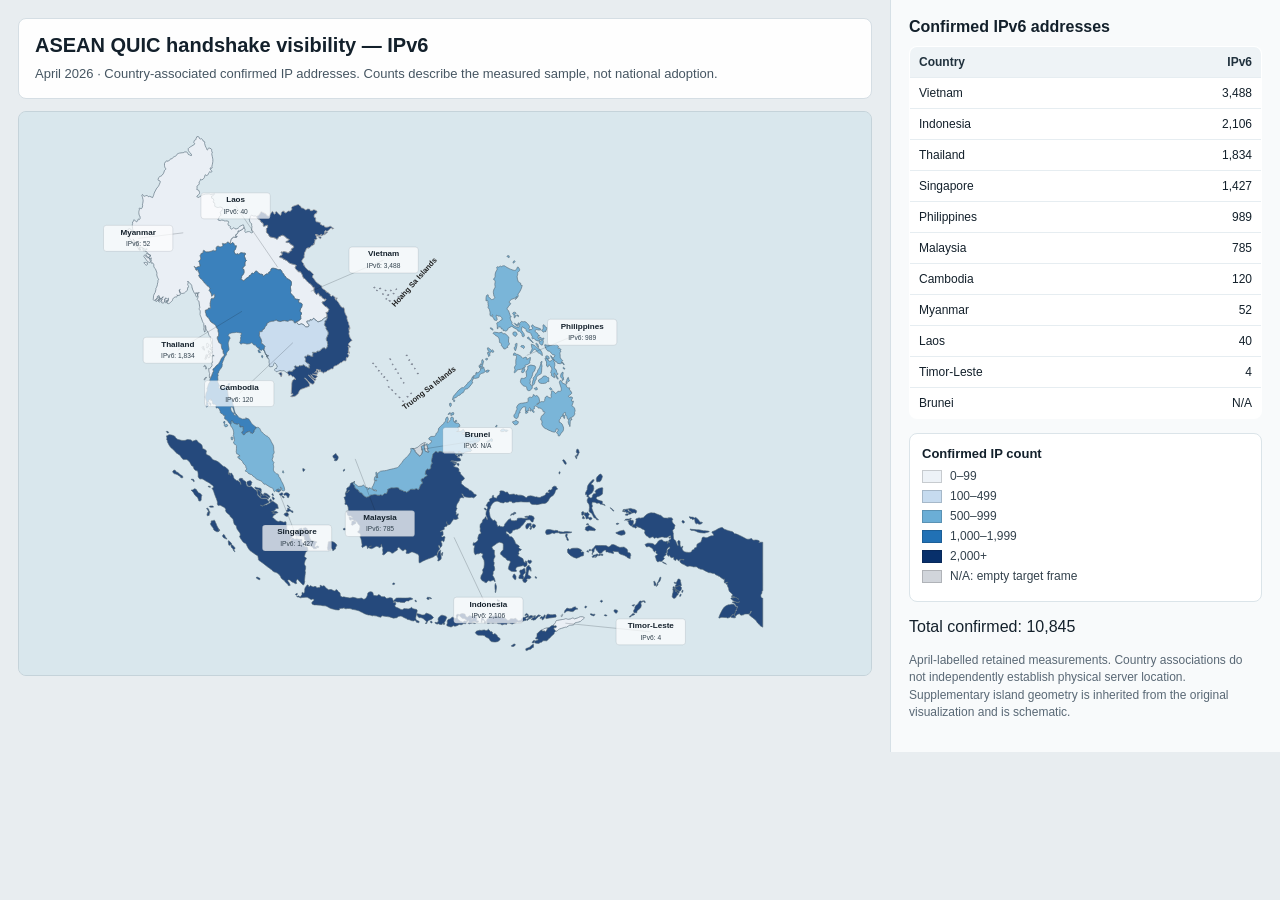
<file: asean_quic_ipv6_heatmap.html>
<!doctype html>
<html lang="en"><head><meta charset="utf-8"><meta name="viewport" content="width=device-width, initial-scale=1"><title>ASEAN confirmed QUIC IPv6 addresses</title><style>
*{box-sizing:border-box}body{margin:0;background:#e8edf0;color:#13202b;font-family:Arial,Helvetica,sans-serif}.page{min-height:100vh;display:grid;grid-template-columns:minmax(0,1fr) 390px;gap:0}main{position:relative;padding:18px;display:flex;align-items:center;justify-content:center}.map-wrap{width:min(100%,1280px)}svg{width:100%;height:auto;display:block;background:#d9e7ed;border:1px solid #c5d3da;border-radius:8px}.country{stroke:#536675;stroke-width:.85;fill-opacity:.86;fill-rule:evenodd;transition:fill-opacity .15s ease,stroke-width .15s ease,filter .15s ease}.country:hover,.country.is-hovered{fill-opacity:1;stroke:#12212d;stroke-width:2.25;filter:drop-shadow(0 2px 3px rgba(15,28,38,.35))}.country[data-country="Vietnam"]{fill:#e24322;stroke:#9f9f9f;stroke-width:1.05}.country[data-country="Vietnam"]:hover,.country[data-country="Vietnam"].is-hovered{stroke:#12212d;stroke-width:2.25;fill-opacity:1}.leader{stroke:rgba(20,33,43,.38);stroke-width:.75}.leader.is-hovered{stroke:#12212d;stroke-width:1.2}.country-label-layer{pointer-events:auto}.label{cursor:pointer;outline:none}.label rect{fill:rgba(255,255,255,.72);stroke:rgba(49,64,76,.22);stroke-width:.75;transition:fill .15s ease,stroke .15s ease,filter .15s ease}.label:hover rect,.label:focus rect,.label.is-hovered rect{fill:rgba(255,255,255,.94);stroke:#12212d;filter:drop-shadow(0 2px 5px rgba(15,28,38,.22))}.label text{text-anchor:middle;pointer-events:none}.label-name{font-size:11.2px;font-weight:700;fill:#14212c}.label-num{font-size:9.2px;fill:#31414d}.island-layer{pointer-events:none}.island-poly{fill:#e24322;fill-opacity:.96;stroke:#e24322;stroke-width:.9;transition:filter .15s ease,stroke-width .15s ease}.island-layer.is-hovered .island-poly{stroke:#12212d;stroke-width:1.35;filter:drop-shadow(0 1px 2px rgba(15,28,38,.35))}.island-label text{text-anchor:middle;pointer-events:none;font-family:Arial,Helvetica,sans-serif}.island-name{font-size:10.5px;font-weight:700;fill:#1f1f1f}.island-layer.is-hovered .island-name{font-weight:800}.panel{position:absolute;top:18px;left:18px;width:min(430px,calc(100% - 36px));background:rgba(255,255,255,.95);border:1px solid #d5dee4;border-radius:8px;padding:14px 16px;box-shadow:0 10px 28px rgba(21,38,52,.14)}.panel h1{margin:0 0 7px;font-size:20px;line-height:1.25;letter-spacing:0}.panel p{margin:0;font-size:13px;line-height:1.45;color:#465662}aside{background:#f8fafb;border-left:1px solid #d6e0e6;padding:18px;overflow:auto}aside h2{margin:0 0 10px;font-size:16px}table{width:100%;border-collapse:collapse;font-size:12px;background:white;border:1px solid #dbe4e9;border-radius:8px;overflow:hidden}th,td{padding:8px 9px;border-bottom:1px solid #e6edf1;text-align:right}th:first-child,td:first-child{text-align:left}th{background:#eef3f6;font-weight:700;color:#20313d}tr:last-child td{border-bottom:0}.legend{margin-top:14px;padding:12px;background:white;border:1px solid #dbe4e9;border-radius:8px}.legend h3{margin:0 0 8px;font-size:13px}.legend-row{display:flex;align-items:center;gap:8px;margin:6px 0;font-size:12px;color:#34424d}.legend-row span{display:inline-block;width:20px;height:13px;border:1px solid rgba(0,0,0,.16)}.source{margin-top:12px;font-size:12px;line-height:1.45;color:#596875}@media(max-width:980px){.page{grid-template-columns:1fr}aside{border-left:0;border-top:1px solid #d6e0e6}main{padding-top:126px}.panel{top:10px;left:10px;width:calc(100% - 20px)}}
 .country[data-country="Vietnam"]{fill:#08306b}.island-poly{fill:#9ca3af;stroke:#6b7280}.panel{position:static;width:100%;margin-bottom:12px;box-shadow:none}main{display:block}.page{min-height:700px}.map-wrap{margin:auto}@media(max-width:760px){.page{display:block}aside{border-left:0}main{padding:10px}} </style></head><body><div class="page"><main><section class="panel"><h1>ASEAN QUIC handshake visibility — IPv6</h1><p>April 2026 · Country-associated confirmed IP addresses. Counts describe the measured sample, not national adoption.</p></section><div class="map-wrap"><svg viewBox="0 0 1180 780" role="img" aria-label="ASEAN confirmed QUIC IPv6 map"><rect width="1180" height="780" fill="#d9e7ed"/><g><path class="country" d="M329.10,144.93 L329.34,145.14 L329.81,146.19 L329.90,146.66 L330.86,147.70 L331.57,148.18 L332.06,148.28 L334.19,149.99 L334.64,150.87 L335.61,152.67 L336.06,153.02 L336.58,153.15 L337.12,153.21 L337.46,153.36 L338.24,154.72 L338.50,155.92 L338.48,156.39 L338.36,156.86 L338.74,158.23 L340.16,158.01 L342.10,157.15 L344.07,156.67 L344.37,157.26 L344.43,159.16 L344.37,159.75 L344.04,160.09 L343.60,160.58 L342.63,161.70 L342.38,162.35 L342.89,162.17 L342.88,163.22 L342.59,165.56 L343.14,165.98 L343.06,167.08 L343.47,167.16 L345.36,169.28 L346.19,170.91 L346.72,172.03 L347.79,172.93 L348.01,172.92 L348.54,173.17 L350.65,173.62 L351.10,173.68 L352.26,173.83 L355.52,174.80 L356.09,175.20 L356.74,175.85 L356.99,176.25 L357.92,176.04 L358.51,174.85 L358.65,174.00 L360.05,172.77 L364.51,170.55 L366.14,171.13 L366.79,171.39 L368.16,172.02 L368.60,172.33 L368.84,172.94 L370.02,174.11 L371.69,175.30 L373.24,176.01 L373.72,176.15 L374.21,176.38 L374.00,176.99 L373.47,177.50 L371.94,178.82 L370.83,179.05 L369.52,179.95 L369.74,180.30 L370.22,180.50 L372.02,180.80 L372.61,180.68 L373.74,180.64 L375.42,181.99 L375.53,182.50 L377.87,184.09 L379.58,184.84 L380.40,186.37 L380.27,188.08 L380.00,188.36 L378.86,188.63 L377.83,189.25 L376.88,190.10 L376.89,190.60 L377.54,190.60 L377.95,190.96 L377.64,191.98 L376.53,192.53 L375.57,192.69 L374.89,193.41 L374.67,193.79 L374.45,194.50 L374.26,195.06 L372.90,195.26 L372.01,195.26 L370.75,194.54 L370.26,194.10 L367.07,193.48 L366.61,193.50 L365.50,193.78 L365.34,193.89 L365.19,194.23 L364.21,194.20 L363.69,193.87 L363.34,193.67 L363.02,194.11 L363.34,195.00 L363.55,195.37 L364.06,195.92 L364.47,196.11 L364.55,196.76 L364.51,197.55 L363.38,198.64 L362.12,199.11 L360.43,200.60 L362.76,201.97 L363.74,201.88 L365.78,202.75 L366.71,203.57 L366.62,204.17 L367.66,204.18 L372.20,206.68 L372.54,207.24 L372.97,207.93 L374.76,209.12 L376.06,209.86 L379.50,210.80 L381.21,211.22 L382.58,211.65 L383.31,212.07 L384.16,212.73 L384.17,213.22 L383.38,213.42 L382.75,214.88 L382.55,215.74 L382.63,216.32 L383.98,218.19 L385.49,219.66 L386.24,219.60 L386.55,219.84 L386.48,220.67 L386.66,220.86 L387.12,221.19 L387.89,221.38 L389.77,221.18 L391.17,223.34 L391.98,224.44 L392.97,227.57 L394.28,230.16 L395.02,230.47 L395.69,230.71 L396.20,231.10 L396.76,231.71 L397.48,232.71 L399.09,234.57 L399.41,234.92 L400.33,235.82 L401.44,236.76 L402.53,237.54 L403.19,237.81 L404.86,239.20 L406.29,241.09 L406.54,242.05 L406.67,242.39 L408.09,242.84 L408.83,242.31 L408.72,243.37 L408.72,244.26 L408.82,248.07 L409.08,248.71 L411.06,252.01 L411.37,252.36 L412.35,252.71 L412.82,252.49 L413.39,251.76 L413.66,251.15 L413.92,250.69 L414.49,250.61 L414.86,250.95 L416.45,254.21 L416.51,254.89 L416.93,254.75 L417.30,254.77 L418.44,254.87 L419.40,255.54 L419.42,256.09 L419.49,256.58 L419.72,256.98 L420.20,257.39 L422.83,259.28 L423.28,259.16 L423.64,259.07 L425.06,258.84 L425.32,259.80 L425.33,259.89 L425.11,260.22 L423.99,261.76 L421.35,262.84 L420.88,262.70 L420.42,262.84 L419.92,264.07 L420.05,264.52 L421.49,266.64 L423.26,268.29 L424.32,269.25 L426.08,269.88 L427.50,271.40 L429.09,273.12 L429.28,273.44 L429.09,274.09 L429.04,274.24 L428.83,274.63 L428.30,276.02 L427.85,277.18 L427.33,277.51 L425.28,277.68 L425.19,277.91 L425.40,278.84 L426.49,279.79 L426.69,281.08 L426.65,283.30 L426.60,283.58 L425.28,284.82 L423.01,285.63 L421.32,286.78 L420.97,287.40 L419.80,288.45 L418.88,289.08 L414.04,290.88 L413.20,290.21 L412.51,289.35 L412.28,288.98 L411.39,288.52 L410.05,287.96 L409.54,287.18 L408.35,285.59 L407.27,286.19 L406.49,287.20 L406.50,287.61 L406.08,288.10 L404.53,288.28 L404.21,288.07 L403.94,287.68 L403.25,287.55 L403.17,288.28 L403.03,288.90 L402.71,289.48 L401.76,289.77 L401.24,289.54 L400.51,289.49 L398.72,289.74 L398.64,290.38 L399.33,292.09 L400.86,293.92 L401.73,294.90 L401.85,295.31 L400.71,297.34 L399.73,297.63 L397.76,297.69 L397.09,297.58 L396.70,297.26 L395.25,296.06 L394.98,295.77 L394.82,294.99 L393.90,294.36 L390.76,293.33 L389.62,293.93 L388.60,294.28 L387.43,294.44 L385.78,293.15 L384.44,291.16 L384.47,290.06 L384.74,290.19 L386.04,289.70 L387.35,289.06 L388.69,288.24 L389.57,287.28 L389.97,286.78 L390.33,286.19 L390.35,285.40 L390.20,284.68 L389.98,281.65 L390.51,280.88 L390.89,280.44 L391.08,279.92 L391.32,278.32 L390.13,277.06 L389.17,276.34 L389.23,275.18 L390.36,271.20 L390.88,271.01 L391.19,270.81 L391.49,270.52 L391.50,270.45 L391.61,269.83 L392.06,267.76 L392.20,266.79 L392.13,266.26 L391.56,265.34 L390.73,264.82 L389.83,264.50 L389.41,264.59 L388.65,264.60 L387.91,263.77 L387.70,263.39 L386.91,261.63 L387.37,260.77 L387.63,260.47 L388.42,260.28 L388.30,260.12 L386.24,259.60 L385.66,259.50 L385.10,259.45 L384.64,259.38 L384.08,259.27 L382.13,258.58 L381.71,258.22 L381.48,257.89 L381.19,257.13 L381.11,256.20 L380.90,255.75 L380.54,255.30 L380.29,255.10 L379.98,254.89 L379.05,254.05 L376.15,250.83 L376.03,250.08 L376.22,248.81 L376.35,248.43 L376.49,247.82 L376.50,247.22 L376.36,246.70 L376.08,243.87 L376.03,243.22 L375.98,242.74 L376.00,242.06 L376.10,241.58 L376.60,240.61 L377.02,239.85 L377.11,239.50 L377.23,238.82 L377.32,237.88 L377.31,237.09 L377.23,235.74 L377.16,235.37 L376.94,234.89 L375.59,233.18 L375.12,232.72 L374.20,232.20 L370.96,230.54 L370.17,229.56 L369.88,229.12 L368.69,227.35 L367.79,227.00 L367.44,226.65 L367.27,226.25 L366.95,225.35 L366.53,224.42 L366.16,223.95 L364.47,222.25 L364.29,221.58 L363.93,220.62 L363.48,219.92 L362.21,218.32 L361.57,218.33 L359.79,218.61 L358.30,218.13 L355.77,217.21 L353.76,216.61 L352.13,216.38 L351.76,216.37 L351.30,216.44 L350.03,216.66 L349.58,216.96 L348.97,217.63 L348.95,218.10 L349.23,219.26 L347.14,221.24 L346.77,221.54 L345.85,222.00 L345.83,223.70 L345.45,224.27 L344.89,224.58 L344.21,224.24 L343.63,224.11 L342.05,224.68 L341.74,224.90 L339.74,226.33 L338.89,227.47 L337.58,226.26 L337.62,225.69 L337.46,225.18 L336.38,224.73 L336.00,224.70 L335.09,224.75 L334.21,224.54 L331.96,223.36 L331.21,222.64 L330.41,221.72 L329.81,220.77 L329.40,220.54 L328.52,220.44 L328.18,220.34 L327.84,220.46 L327.42,220.76 L326.55,221.92 L324.95,223.56 L324.49,223.65 L323.87,223.42 L322.67,223.07 L322.27,223.53 L321.90,224.71 L320.96,225.92 L320.00,226.21 L318.94,226.74 L318.62,227.58 L319.01,227.87 L317.49,228.85 L314.94,230.40 L314.11,230.99 L312.62,232.67 L311.41,233.94 L309.89,233.24 L309.13,232.49 L308.31,232.13 L307.86,232.05 L307.47,232.08 L307.12,231.99 L306.93,231.44 L307.16,231.09 L307.69,230.54 L308.32,229.05 L308.25,228.73 L308.18,228.49 L308.34,227.72 L309.05,226.06 L309.67,225.76 L310.10,225.48 L310.58,224.99 L311.11,223.81 L311.61,222.65 L311.71,221.06 L311.31,218.00 L310.26,217.47 L310.09,217.23 L309.59,216.67 L309.57,216.25 L310.46,214.86 L311.18,214.47 L311.78,214.12 L312.88,212.72 L313.36,211.87 L312.80,210.85 L313.03,208.55 L313.11,208.08 L313.94,206.62 L314.27,206.25 L314.65,205.99 L314.90,205.38 L314.04,204.51 L313.76,204.27 L312.18,199.80 L312.15,199.43 L312.42,197.86 L313.30,197.63 L313.67,196.79 L313.56,195.97 L313.20,195.62 L312.59,195.46 L310.08,195.54 L309.67,195.27 L309.11,195.02 L307.78,194.98 L306.94,195.01 L306.43,195.39 L306.14,195.77 L305.86,196.08 L305.16,196.79 L304.45,197.42 L304.11,197.02 L303.12,196.56 L302.05,196.25 L301.55,196.48 L301.04,197.27 L300.93,197.28 L299.80,196.82 L299.34,196.48 L298.53,194.86 L297.84,192.86 L297.80,192.67 L297.91,192.26 L298.54,191.48 L299.26,190.68 L299.62,190.34 L300.43,187.83 L300.79,186.49 L300.96,185.30 L300.86,185.22 L299.89,185.52 L298.75,184.75 L298.04,183.85 L297.48,182.58 L297.33,182.07 L296.98,181.55 L296.68,181.25 L296.28,181.09 L295.68,181.06 L295.20,181.18 L294.59,181.71 L293.48,182.88 L292.39,182.57 L292.14,181.86 L292.52,181.37 L292.76,180.91 L293.04,179.32 L293.19,178.32 L293.61,176.82 L294.27,175.65 L295.16,174.64 L295.73,174.23 L297.20,173.25 L298.46,173.39 L298.83,173.48 L299.45,173.61 L299.98,173.64 L300.60,173.47 L301.40,173.11 L301.63,172.99 L302.04,172.60 L302.08,172.19 L301.50,172.12 L300.87,172.34 L300.30,172.50 L299.90,172.34 L299.88,170.98 L300.35,169.64 L300.78,169.53 L301.37,169.41 L301.76,169.12 L302.61,167.80 L303.11,166.82 L303.17,166.01 L303.61,164.56 L304.46,164.68 L305.25,164.71 L305.63,164.62 L306.05,164.40 L308.55,162.93 L310.35,161.72 L310.82,161.26 L311.45,160.44 L311.20,159.78 L311.86,160.03 L313.30,163.36 L312.99,164.10 L312.76,165.57 L313.10,166.32 L313.79,166.92 L314.63,166.71 L315.52,166.09 L317.70,165.66 L318.82,165.65 L319.51,165.88 L320.74,166.57 L321.21,166.95 L321.74,167.59 L322.70,167.50 L323.77,166.21 L323.85,165.79 L323.83,165.54 L323.07,164.96 L322.39,164.83 L321.89,164.45 L321.93,163.66 L322.24,161.93 L322.37,161.15 L322.63,158.32 L322.10,156.91 L322.33,155.06 L320.66,153.28 L319.84,152.61 L318.89,148.30 L319.82,147.01 L320.71,145.07 L320.47,144.65 L320.63,144.08 L321.00,143.56 L321.90,143.10 L322.48,143.06 L322.96,143.25 L325.22,144.19 L327.12,143.87 L328.63,144.27 L329.10,144.93 Z" fill="#edf2f7" data-country="Laos" data-ipv4="10" data-ipv6="40" data-total="50"><title>Laos
Confirmed IPv6: 40</title></path><path class="country" d="M284.50,431.70 L284.23,431.73 L283.22,430.10 L283.23,429.83 L283.43,429.68 L284.41,427.97 L284.74,428.41 L285.04,430.04 L285.12,430.87 L284.95,431.17 L284.50,431.70 Z M265.37,406.24 L265.21,406.40 L264.79,406.14 L264.02,403.14 L263.97,402.94 L263.94,402.42 L264.10,402.64 L265.12,403.16 L265.44,403.66 L265.45,405.15 L265.45,405.40 L265.37,406.24 Z M261.63,405.63 L261.88,406.30 L262.23,406.17 L262.37,406.27 L262.29,406.90 L259.99,408.96 L259.60,408.59 L259.54,408.41 L259.32,405.98 L259.51,401.27 L259.89,401.24 L260.18,401.42 L260.42,401.66 L260.49,402.19 L260.61,402.62 L261.45,403.07 L261.67,403.11 L261.97,404.31 L261.97,404.63 L261.63,404.96 L261.63,405.63 Z M290.85,378.92 L290.01,379.08 L289.43,378.92 L289.27,376.68 L290.24,376.15 L291.89,375.93 L292.15,376.34 L292.05,376.54 L291.89,376.71 L291.74,378.05 L290.85,378.92 Z M337.57,338.83 L337.27,340.30 L337.08,340.25 L336.15,339.60 L336.10,337.98 L336.47,336.91 L336.67,336.87 L337.47,337.90 L337.57,338.56 L337.57,338.83 Z M334.62,332.92 L334.40,333.28 L332.23,333.21 L331.82,332.90 L331.11,330.08 L331.11,329.72 L331.50,329.76 L332.00,329.87 L332.27,329.95 L332.48,330.07 L332.95,330.40 L333.12,330.63 L333.23,330.94 L333.32,331.13 L333.98,332.12 L334.10,332.29 L334.25,332.44 L334.39,332.58 L334.62,332.92 Z M292.14,181.86 L292.39,182.57 L293.48,182.88 L294.59,181.71 L295.20,181.18 L295.68,181.06 L296.28,181.09 L296.68,181.25 L296.98,181.55 L297.33,182.07 L297.48,182.58 L298.04,183.85 L298.75,184.75 L299.89,185.52 L300.86,185.22 L300.96,185.30 L300.79,186.49 L300.43,187.83 L299.62,190.34 L299.26,190.68 L298.54,191.48 L297.91,192.26 L297.80,192.67 L297.84,192.86 L298.53,194.86 L299.34,196.48 L299.80,196.82 L300.93,197.28 L301.04,197.27 L301.55,196.48 L302.05,196.25 L303.12,196.56 L304.11,197.02 L304.45,197.42 L305.16,196.79 L305.86,196.08 L306.14,195.77 L306.43,195.39 L306.94,195.01 L307.78,194.98 L309.11,195.02 L309.67,195.27 L310.08,195.54 L312.59,195.46 L313.20,195.62 L313.56,195.97 L313.67,196.79 L313.30,197.63 L312.42,197.86 L312.15,199.43 L312.18,199.80 L313.76,204.27 L314.04,204.51 L314.90,205.38 L314.65,205.99 L314.27,206.25 L313.94,206.62 L313.11,208.08 L313.03,208.55 L312.80,210.85 L313.36,211.87 L312.88,212.72 L311.78,214.12 L311.18,214.47 L310.46,214.86 L309.57,216.25 L309.59,216.67 L310.09,217.23 L310.26,217.47 L311.31,218.00 L311.71,221.06 L311.61,222.65 L311.11,223.81 L310.58,224.99 L310.10,225.48 L309.67,225.76 L309.05,226.06 L308.34,227.72 L308.18,228.49 L308.25,228.73 L308.32,229.05 L307.69,230.54 L307.16,231.09 L306.93,231.44 L307.12,231.99 L307.47,232.08 L307.86,232.05 L308.31,232.13 L309.13,232.49 L309.89,233.24 L311.41,233.94 L312.62,232.67 L314.11,230.99 L314.94,230.40 L317.49,228.85 L319.01,227.87 L318.62,227.58 L318.94,226.74 L320.00,226.21 L320.96,225.92 L321.90,224.71 L322.27,223.53 L322.67,223.07 L323.87,223.42 L324.49,223.65 L324.95,223.56 L326.55,221.92 L327.42,220.76 L327.84,220.46 L328.18,220.34 L328.52,220.44 L329.40,220.54 L329.81,220.77 L330.41,221.72 L331.21,222.64 L331.96,223.36 L334.21,224.54 L335.09,224.75 L336.00,224.70 L336.38,224.73 L337.46,225.18 L337.62,225.69 L337.58,226.26 L338.89,227.47 L339.74,226.33 L341.74,224.90 L342.05,224.68 L343.63,224.11 L344.21,224.24 L344.89,224.58 L345.45,224.27 L345.83,223.70 L345.85,222.00 L346.77,221.54 L347.14,221.24 L349.23,219.26 L348.95,218.10 L348.97,217.63 L349.58,216.96 L350.03,216.66 L351.30,216.44 L351.76,216.37 L352.13,216.38 L353.76,216.61 L355.77,217.21 L358.30,218.13 L359.79,218.61 L361.57,218.33 L362.21,218.32 L363.48,219.92 L363.93,220.62 L364.29,221.58 L364.47,222.25 L366.16,223.95 L366.53,224.42 L366.95,225.35 L367.27,226.25 L367.44,226.65 L367.79,227.00 L368.69,227.35 L369.88,229.12 L370.17,229.56 L370.96,230.54 L374.20,232.20 L375.12,232.72 L375.59,233.18 L376.94,234.89 L377.16,235.37 L377.23,235.74 L377.31,237.09 L377.32,237.88 L377.23,238.82 L377.11,239.50 L377.02,239.85 L376.60,240.61 L376.10,241.58 L376.00,242.06 L375.98,242.74 L376.03,243.22 L376.08,243.87 L376.36,246.70 L376.50,247.22 L376.49,247.82 L376.35,248.43 L376.22,248.81 L376.03,250.08 L376.15,250.83 L379.05,254.05 L379.98,254.89 L380.29,255.10 L380.54,255.30 L380.90,255.75 L381.11,256.20 L381.19,257.13 L381.48,257.89 L381.71,258.22 L382.13,258.58 L384.08,259.27 L384.64,259.38 L385.10,259.45 L385.66,259.50 L386.24,259.60 L388.30,260.12 L388.42,260.28 L387.63,260.47 L387.37,260.77 L386.91,261.63 L387.70,263.39 L387.91,263.77 L388.65,264.60 L389.41,264.59 L389.83,264.50 L390.73,264.82 L391.56,265.34 L392.13,266.26 L392.20,266.79 L392.06,267.76 L391.61,269.83 L391.50,270.45 L391.49,270.52 L391.19,270.81 L390.88,271.01 L390.36,271.20 L389.23,275.18 L389.17,276.34 L390.13,277.06 L391.32,278.32 L391.08,279.92 L390.89,280.44 L390.51,280.88 L389.98,281.65 L390.20,284.68 L390.35,285.40 L390.33,286.19 L389.97,286.78 L389.57,287.28 L388.69,288.24 L387.35,289.06 L386.04,289.70 L384.74,290.19 L384.47,290.06 L384.16,290.06 L383.64,290.91 L383.35,291.86 L382.86,292.20 L382.15,292.41 L381.41,292.06 L380.84,291.15 L380.64,290.64 L380.70,290.12 L380.73,289.56 L380.15,289.27 L379.20,289.13 L378.68,288.80 L377.23,288.29 L374.25,288.62 L373.55,289.17 L373.16,289.70 L372.61,289.82 L371.21,289.92 L370.91,289.76 L370.27,289.57 L367.75,289.01 L364.87,289.43 L363.65,289.88 L363.45,289.97 L363.29,290.09 L361.23,290.25 L357.64,289.32 L357.11,288.45 L356.49,288.29 L354.78,288.73 L353.86,289.16 L353.10,289.63 L351.44,289.92 L350.52,289.90 L349.54,289.99 L349.00,290.32 L347.92,290.40 L347.19,290.64 L346.31,291.11 L345.75,291.45 L345.25,292.07 L345.03,292.25 L344.33,292.55 L343.93,292.64 L343.53,293.05 L343.43,293.32 L343.51,293.74 L342.84,295.70 L342.04,296.49 L341.16,297.17 L340.91,297.42 L340.72,297.74 L340.55,298.37 L340.32,299.05 L339.59,300.60 L337.92,301.47 L336.76,302.11 L336.79,302.74 L337.37,303.31 L336.73,303.93 L336.32,304.11 L334.96,304.26 L334.49,304.26 L333.72,304.14 L333.37,304.05 L333.05,305.44 L332.99,307.56 L332.93,308.80 L332.88,309.01 L332.81,309.32 L333.69,311.48 L334.09,312.29 L335.45,314.82 L336.19,318.04 L336.01,318.79 L335.97,318.89 L335.70,319.14 L335.65,320.07 L335.99,320.57 L336.85,320.81 L337.99,321.56 L340.62,324.29 L340.77,324.94 L340.05,325.70 L339.50,328.91 L339.50,329.44 L341.83,335.33 L342.56,336.28 L342.77,336.42 L342.92,336.62 L343.07,337.02 L343.23,338.71 L343.09,339.00 L342.96,337.48 L342.87,337.12 L341.06,334.69 L340.59,333.23 L340.32,331.93 L338.13,329.28 L337.30,328.76 L336.61,328.79 L335.98,330.33 L332.66,328.91 L332.32,327.17 L332.69,326.83 L333.13,326.22 L332.98,325.97 L332.66,325.93 L332.73,326.39 L332.19,326.83 L331.35,327.06 L330.95,326.91 L330.46,326.56 L330.12,326.24 L328.74,324.84 L327.79,323.68 L327.79,322.83 L327.66,322.22 L326.91,322.27 L325.60,322.97 L324.62,322.12 L324.21,321.42 L324.03,320.86 L323.14,320.15 L322.72,319.91 L322.17,319.72 L321.43,319.72 L320.92,319.88 L320.57,320.12 L320.28,320.70 L318.77,321.03 L315.42,321.45 L314.57,321.09 L314.21,320.94 L313.83,320.81 L313.26,320.65 L312.79,320.56 L310.50,320.26 L309.95,320.27 L308.42,320.75 L308.08,320.88 L308.00,321.54 L307.30,321.41 L305.89,320.12 L305.63,319.79 L305.70,319.15 L306.16,318.59 L307.08,314.68 L306.75,313.10 L307.49,310.83 L307.39,310.18 L306.98,309.14 L307.28,308.36 L307.84,308.21 L308.17,307.94 L308.31,307.48 L308.10,306.05 L307.00,306.05 L305.80,305.90 L305.62,305.84 L305.32,305.69 L304.18,305.51 L300.94,305.04 L300.55,305.20 L298.93,305.53 L298.24,305.60 L297.73,305.60 L296.50,305.70 L294.50,305.95 L292.10,306.73 L291.56,306.90 L290.02,308.71 L289.71,309.15 L289.79,309.58 L290.52,310.60 L290.87,310.94 L291.50,311.39 L291.81,311.72 L292.37,313.59 L292.15,313.97 L291.84,314.28 L291.47,314.86 L291.31,315.20 L289.95,319.03 L289.80,320.27 L289.77,320.88 L289.78,320.96 L289.77,321.24 L290.03,324.12 L290.62,326.23 L290.87,328.93 L289.98,330.82 L289.68,331.15 L289.16,331.64 L288.76,332.00 L288.32,332.44 L288.06,332.74 L287.72,333.35 L287.53,333.78 L287.36,334.20 L287.30,336.32 L286.50,337.26 L285.75,338.02 L284.00,341.19 L283.92,341.61 L283.83,342.26 L283.45,343.40 L282.97,344.18 L281.55,347.60 L281.33,348.39 L281.31,348.75 L281.45,349.29 L281.71,349.74 L281.67,350.30 L281.57,350.52 L281.38,351.03 L281.48,351.80 L281.16,352.54 L279.96,354.71 L278.69,356.40 L278.26,356.72 L276.80,359.08 L276.76,360.15 L275.97,361.80 L275.17,361.93 L275.24,362.94 L275.94,364.89 L275.27,366.21 L275.17,367.01 L275.31,368.52 L275.48,370.15 L275.50,371.23 L275.06,372.28 L275.11,372.78 L275.25,373.38 L275.64,374.97 L277.20,378.25 L277.73,378.97 L277.92,379.60 L277.51,379.82 L276.61,380.46 L276.56,381.09 L276.73,381.90 L277.01,382.38 L277.30,382.60 L279.11,382.89 L280.48,383.07 L281.04,382.93 L281.42,382.71 L282.91,381.69 L285.22,380.80 L285.92,380.80 L286.34,380.89 L286.39,380.90 L286.85,380.84 L287.70,381.13 L288.13,382.43 L288.51,384.22 L289.03,387.05 L289.16,388.51 L289.21,389.04 L289.65,392.90 L289.74,393.30 L289.87,393.66 L290.26,394.22 L291.09,394.77 L291.41,395.20 L291.92,396.24 L292.37,397.10 L293.38,397.70 L293.85,397.39 L293.73,396.14 L293.30,395.57 L292.99,395.23 L293.60,395.44 L294.38,396.41 L294.78,397.25 L295.11,398.16 L295.36,398.97 L295.46,399.60 L295.57,400.78 L295.74,402.02 L295.83,402.60 L296.38,404.88 L296.58,405.71 L296.96,407.15 L297.21,408.18 L297.30,408.58 L297.40,409.22 L297.48,409.75 L297.91,411.78 L298.13,412.96 L298.31,413.60 L298.78,415.23 L299.12,416.00 L299.57,416.91 L299.79,417.32 L300.22,417.82 L300.67,418.24 L300.92,418.65 L300.77,419.14 L300.26,419.03 L298.41,417.46 L297.67,414.29 L297.60,413.70 L297.34,412.78 L295.76,408.55 L295.32,408.31 L294.24,408.60 L294.18,408.71 L293.20,409.50 L293.13,409.92 L293.23,411.33 L293.61,412.75 L293.79,413.32 L295.29,415.79 L295.67,416.16 L296.17,416.48 L297.09,416.71 L297.28,417.05 L297.56,418.86 L298.15,419.77 L299.51,420.20 L300.20,420.26 L301.04,419.54 L301.14,418.85 L301.57,419.41 L302.13,419.92 L302.92,421.07 L303.70,422.23 L304.21,422.90 L304.51,423.17 L304.98,423.41 L307.02,424.14 L307.79,424.63 L308.40,425.02 L308.99,425.37 L309.39,425.39 L309.75,425.18 L311.03,425.17 L311.86,425.14 L314.99,424.85 L314.55,424.15 L313.84,423.78 L314.59,423.81 L317.14,424.81 L318.03,425.18 L318.37,425.35 L318.81,425.75 L319.23,426.57 L320.73,429.04 L321.52,430.31 L321.97,431.05 L322.27,431.51 L322.72,432.05 L323.18,432.46 L326.90,435.51 L327.42,435.86 L328.28,436.39 L328.20,437.87 L326.76,439.96 L326.27,440.41 L325.71,441.09 L325.55,441.44 L325.50,441.96 L325.55,442.40 L325.55,443.05 L323.43,445.33 L322.97,445.24 L322.45,444.67 L321.99,444.46 L321.14,444.96 L321.01,444.90 L320.41,443.87 L320.42,443.35 L319.47,442.36 L318.83,442.18 L317.65,442.81 L316.68,443.12 L314.15,444.13 L313.21,445.80 L312.55,446.59 L311.95,446.95 L311.50,447.18 L311.09,447.26 L309.56,445.54 L308.43,444.63 L308.37,444.36 L309.29,442.42 L309.77,442.19 L310.25,442.02 L310.68,440.83 L310.45,439.75 L310.31,438.51 L310.59,437.36 L310.55,436.13 L308.70,435.79 L307.66,436.31 L305.88,436.25 L305.77,435.51 L305.78,435.30 L305.90,434.84 L305.43,432.94 L304.04,431.59 L303.42,432.00 L302.78,432.48 L302.33,432.56 L298.37,431.35 L297.48,430.98 L297.33,430.90 L297.24,430.84 L296.54,430.08 L296.45,429.46 L295.91,428.03 L295.25,427.91 L294.37,427.83 L294.17,427.86 L293.99,428.07 L293.64,429.43 L293.81,429.88 L293.97,430.28 L293.53,432.16 L293.05,432.78 L292.78,432.99 L292.69,432.56 L292.12,431.03 L291.54,431.43 L290.76,430.70 L290.33,430.13 L290.03,429.46 L289.22,428.27 L287.73,426.64 L286.70,425.79 L286.34,425.71 L285.23,425.35 L284.79,424.73 L284.70,422.87 L284.77,422.05 L285.11,421.48 L285.90,420.49 L285.70,420.27 L284.86,420.61 L283.00,420.05 L282.11,418.37 L279.50,417.18 L278.59,415.82 L278.72,414.72 L277.44,411.48 L277.14,410.79 L276.84,410.57 L274.81,409.38 L274.39,410.08 L273.12,409.86 L272.91,409.06 L272.77,407.89 L273.11,406.47 L271.68,405.02 L270.35,404.32 L269.57,404.65 L268.34,404.25 L267.90,403.51 L267.83,403.15 L267.89,402.64 L267.88,401.21 L267.76,400.58 L267.00,399.10 L266.55,399.17 L266.17,399.54 L265.62,399.46 L265.68,398.64 L265.86,398.10 L266.24,397.93 L266.25,397.73 L265.57,397.69 L264.27,398.14 L262.97,398.72 L262.42,399.21 L262.64,399.55 L262.86,400.51 L262.29,401.91 L261.37,402.11 L260.13,400.83 L259.36,399.63 L258.56,396.98 L258.00,395.06 L257.92,394.59 L258.10,394.03 L258.47,393.55 L258.66,392.03 L259.12,389.18 L259.65,388.02 L260.32,387.02 L260.54,386.35 L260.68,385.46 L260.76,384.48 L260.34,382.80 L260.69,382.23 L261.38,380.70 L261.43,380.33 L261.45,380.14 L261.61,379.54 L262.58,376.65 L264.57,373.30 L264.20,372.00 L264.28,370.71 L264.78,370.16 L266.85,365.77 L267.01,365.43 L267.46,364.12 L267.86,362.60 L267.81,362.22 L267.93,361.69 L268.12,361.12 L268.33,360.71 L268.78,360.27 L269.29,359.13 L268.79,357.78 L268.40,357.30 L268.58,356.29 L269.29,355.31 L270.08,354.56 L270.61,354.50 L271.29,353.68 L273.34,351.23 L274.45,350.23 L274.76,350.04 L275.05,349.93 L275.47,349.71 L276.30,348.68 L277.04,347.60 L277.24,347.29 L278.31,345.44 L278.92,344.16 L280.85,340.22 L282.56,339.10 L283.97,337.09 L284.31,335.57 L283.79,335.45 L282.99,334.52 L282.49,332.15 L282.61,330.60 L282.74,329.93 L281.47,329.04 L280.67,327.05 L280.52,326.46 L280.19,323.44 L280.32,322.08 L277.96,320.44 L276.77,319.18 L274.48,313.30 L274.71,311.17 L275.24,310.83 L276.12,310.73 L276.25,310.59 L276.31,310.17 L276.36,306.97 L276.25,305.95 L275.85,304.63 L275.65,303.97 L275.51,302.95 L275.53,302.40 L275.59,301.27 L274.79,300.48 L273.11,297.54 L272.51,296.17 L271.98,294.94 L271.36,294.54 L270.41,293.99 L268.98,293.03 L268.12,292.44 L265.51,290.55 L264.70,289.44 L264.17,288.30 L263.79,287.59 L262.86,285.93 L262.41,285.33 L261.96,284.89 L261.50,284.62 L260.29,283.47 L259.15,281.72 L258.88,280.60 L259.02,280.15 L258.96,279.62 L258.65,278.94 L258.32,278.44 L258.05,276.97 L258.08,274.64 L258.12,274.24 L258.64,274.34 L261.59,273.44 L262.00,273.20 L262.06,271.83 L263.45,271.34 L264.38,271.89 L264.57,272.29 L264.91,271.87 L265.05,271.42 L265.12,270.81 L265.17,270.17 L265.10,269.72 L264.82,268.71 L264.72,268.31 L264.62,267.37 L264.71,266.71 L264.80,266.39 L264.68,265.73 L264.61,265.29 L265.51,260.91 L265.81,259.46 L266.67,258.11 L267.02,257.96 L268.65,258.16 L269.07,258.40 L269.89,257.75 L270.94,255.58 L271.03,253.16 L270.02,252.38 L269.34,253.03 L268.64,253.92 L267.31,255.32 L266.89,255.19 L266.47,253.40 L266.36,252.00 L264.58,248.91 L263.84,247.93 L263.08,246.96 L263.56,246.19 L264.34,244.88 L264.23,244.35 L263.64,243.32 L262.75,241.97 L262.06,241.29 L261.64,241.30 L261.18,241.34 L259.91,239.72 L259.34,239.12 L258.13,238.00 L257.65,237.61 L256.56,236.59 L255.38,234.76 L253.86,232.73 L253.05,231.99 L251.73,231.01 L250.70,229.92 L250.42,229.57 L248.78,226.61 L249.13,225.51 L249.80,225.03 L249.93,224.67 L248.78,221.90 L248.15,221.06 L247.58,220.15 L247.63,219.66 L247.99,219.16 L247.54,218.54 L246.95,218.33 L246.38,218.46 L246.10,219.25 L245.75,219.41 L245.36,219.18 L244.52,218.14 L244.50,217.54 L244.43,217.17 L244.27,216.81 L243.48,215.32 L243.01,214.81 L242.65,214.44 L242.77,213.84 L242.92,213.76 L243.03,214.15 L244.44,215.27 L245.52,215.27 L246.33,215.07 L247.69,214.20 L248.16,214.08 L249.94,213.89 L250.37,213.90 L250.43,213.31 L250.46,212.77 L250.48,211.98 L249.84,208.57 L249.36,208.18 L248.64,207.41 L249.86,205.61 L250.53,204.95 L251.38,204.40 L251.54,203.16 L251.57,202.45 L251.43,200.95 L250.86,199.69 L250.67,198.99 L252.01,196.77 L252.06,195.90 L252.75,195.82 L253.77,195.33 L255.07,194.50 L255.13,194.06 L254.94,193.31 L255.31,191.67 L255.77,191.59 L256.93,192.06 L257.61,192.51 L258.30,193.08 L258.79,193.74 L260.51,193.67 L261.47,193.63 L263.00,193.67 L263.81,193.38 L266.13,192.80 L269.54,191.48 L270.49,192.18 L271.48,192.28 L272.46,192.03 L273.05,191.11 L273.14,190.72 L273.00,190.12 L272.87,189.51 L273.21,187.38 L273.88,186.37 L275.42,185.86 L275.94,185.86 L276.85,186.03 L277.33,186.32 L277.86,186.76 L278.44,186.94 L280.61,186.40 L281.25,186.01 L281.76,185.52 L282.19,185.37 L282.46,184.49 L281.51,182.58 L281.99,181.83 L283.48,182.32 L284.54,182.53 L286.67,182.20 L287.17,182.01 L287.50,181.58 L287.81,180.85 L288.21,180.41 L289.82,179.95 L290.14,180.29 L290.24,180.64 L290.85,181.23 L292.01,181.86 L292.14,181.86 Z" fill="#2171b5" data-country="Thailand" data-ipv4="5,104" data-ipv6="1,834" data-total="6,938"><title>Thailand
Confirmed IPv6: 1,834</title></path><path class="country" d="M655.79,454.48 L655.28,456.40 L654.77,456.34 L654.46,456.26 L654.28,456.09 L653.25,455.57 L652.13,455.38 L651.89,455.45 L651.35,455.81 L651.21,456.07 L651.12,456.44 L651.09,456.64 L651.01,456.83 L650.87,457.08 L650.59,457.25 L650.39,457.05 L650.17,457.03 L649.68,457.40 L648.66,457.80 L648.36,457.75 L648.19,457.66 L647.90,456.31 L648.06,456.03 L648.36,455.88 L648.70,455.89 L648.99,455.94 L651.74,454.43 L652.18,454.08 L652.63,453.70 L653.53,453.07 L654.38,452.51 L655.03,452.44 L655.18,452.82 L655.14,453.19 L655.39,453.40 L655.79,453.60 L655.84,453.99 L655.79,454.48 Z M676.94,441.48 L676.27,442.16 L675.89,442.21 L675.61,442.21 L674.93,442.69 L674.70,442.94 L674.45,443.28 L674.34,442.95 L673.58,441.90 L673.43,441.70 L672.82,441.57 L672.57,441.72 L670.76,442.67 L668.03,442.68 L667.81,442.62 L667.03,442.11 L666.89,441.67 L666.90,441.49 L667.28,440.68 L667.81,440.26 L669.53,439.25 L671.37,439.06 L671.57,439.09 L672.07,439.33 L672.59,439.93 L673.84,440.36 L676.29,440.49 L676.62,440.66 L676.95,441.06 L676.94,441.48 Z M661.49,436.23 L661.08,436.32 L660.89,436.31 L659.87,436.01 L661.20,433.98 L661.47,433.74 L662.04,433.54 L662.09,433.80 L661.65,436.10 L661.49,436.23 Z M691.44,428.73 L691.59,429.97 L690.83,431.51 L690.23,432.39 L688.55,433.05 L688.20,433.16 L687.93,433.23 L687.12,433.29 L686.79,433.23 L686.46,433.00 L685.84,432.54 L685.68,432.41 L683.57,429.87 L683.55,429.28 L683.73,428.84 L684.10,428.48 L684.28,428.41 L684.57,428.40 L684.79,428.51 L684.90,428.70 L685.20,428.84 L686.06,428.59 L686.82,427.95 L687.05,427.61 L687.28,427.33 L687.67,427.12 L688.65,427.08 L689.22,427.76 L689.89,428.37 L690.79,428.61 L691.44,428.73 Z M755.73,423.83 L755.24,424.65 L755.20,424.62 L755.06,424.45 L753.48,421.26 L753.36,420.84 L753.99,419.19 L754.29,419.17 L755.38,419.93 L755.62,420.19 L755.77,420.46 L755.73,423.83 Z M702.62,417.11 L702.31,417.65 L702.01,417.54 L701.88,417.40 L701.47,416.50 L701.46,416.26 L701.62,415.57 L701.73,415.24 L701.83,415.00 L702.25,414.81 L703.53,414.75 L704.06,414.99 L704.21,415.13 L704.88,416.03 L703.53,416.90 L702.62,417.11 Z M597.51,408.03 L597.38,408.09 L597.07,407.91 L596.64,406.90 L596.40,406.20 L596.28,405.60 L596.20,404.00 L596.28,403.78 L596.41,403.58 L598.31,403.18 L598.48,403.49 L598.79,406.26 L598.48,406.97 L598.28,407.35 L598.17,407.51 L597.51,408.03 Z M602.50,401.29 L602.43,401.30 L602.33,401.29 L601.98,400.93 L601.89,400.70 L601.92,399.34 L601.94,399.06 L602.09,398.78 L602.85,398.62 L603.37,399.09 L603.50,399.42 L603.31,400.85 L603.07,401.10 L602.50,401.29 Z M737.43,385.17 L737.28,385.20 L736.11,384.65 L735.63,384.39 L735.30,384.19 L735.13,383.99 L734.97,383.74 L734.82,383.48 L734.77,382.81 L734.84,382.62 L735.08,382.28 L735.49,381.98 L736.21,381.90 L736.66,382.09 L737.37,382.77 L737.53,383.08 L737.88,383.94 L737.97,384.43 L737.96,384.64 L737.43,385.17 Z M717.50,382.46 L718.07,383.84 L718.09,384.05 L717.95,384.27 L717.55,384.53 L716.31,384.88 L715.90,384.94 L715.57,384.91 L715.37,384.80 L713.97,383.62 L713.64,383.32 L713.57,383.11 L713.65,382.74 L713.90,382.58 L714.41,382.75 L715.23,382.50 L715.41,382.41 L715.83,382.05 L715.95,381.84 L716.00,381.57 L716.12,381.20 L716.66,381.19 L717.02,381.58 L717.50,382.46 Z M758.57,376.49 L758.42,376.52 L758.10,376.22 L757.66,375.50 L757.77,373.80 L757.89,372.99 L758.36,372.92 L758.69,373.21 L759.19,374.39 L759.27,374.61 L759.26,374.95 L758.93,376.18 L758.79,376.38 L758.57,376.49 Z M759.75,381.75 L760.34,382.36 L761.46,382.01 L761.75,381.84 L762.79,382.17 L762.67,382.86 L762.44,384.72 L762.76,385.13 L763.64,385.98 L763.71,386.19 L763.44,386.30 L763.51,386.61 L763.72,386.62 L764.09,386.72 L764.38,386.86 L764.68,387.01 L764.87,387.21 L764.97,387.36 L765.29,388.01 L765.47,389.40 L765.33,389.73 L764.92,390.42 L764.71,390.61 L762.91,392.03 L762.12,392.50 L761.37,392.90 L761.13,393.18 L760.95,393.58 L761.64,394.80 L761.77,394.93 L762.03,395.07 L763.02,395.19 L763.41,395.20 L763.59,395.08 L763.25,394.90 L763.52,394.64 L765.97,394.81 L766.51,395.43 L766.58,396.18 L766.18,397.51 L765.88,397.92 L765.70,398.08 L765.31,400.32 L766.55,400.92 L766.94,400.58 L767.47,400.23 L767.79,400.33 L767.83,400.52 L767.47,402.43 L767.36,402.60 L767.28,402.80 L765.97,406.32 L766.03,406.70 L766.28,407.37 L766.44,407.67 L766.73,407.72 L767.05,407.75 L767.63,408.05 L768.87,409.48 L769.39,410.13 L770.12,413.31 L770.19,413.60 L770.22,413.95 L770.17,414.50 L769.94,414.66 L769.46,415.47 L769.42,416.19 L769.44,417.18 L769.57,417.39 L769.93,417.49 L769.51,419.02 L767.64,421.69 L765.73,422.57 L765.36,422.64 L765.16,422.86 L764.49,424.04 L764.64,424.45 L764.83,424.61 L765.04,424.76 L765.35,424.99 L765.64,425.24 L765.71,426.22 L765.27,426.32 L765.07,426.26 L764.85,426.16 L764.63,425.91 L764.55,425.52 L764.45,424.81 L764.32,424.40 L764.15,423.98 L763.27,423.56 L763.04,423.59 L762.81,423.83 L762.41,424.75 L762.55,425.03 L762.86,425.58 L763.17,425.97 L763.32,426.10 L763.57,426.33 L763.89,426.72 L764.10,427.11 L763.90,428.00 L763.74,428.29 L763.58,428.54 L763.41,429.21 L763.27,433.03 L763.16,434.88 L762.89,435.74 L762.83,434.84 L762.79,434.64 L762.68,434.42 L762.04,433.59 L761.27,432.00 L761.02,431.34 L760.96,431.11 L760.64,429.05 L760.72,428.69 L760.96,428.04 L761.16,427.41 L760.81,425.44 L760.59,425.18 L760.25,425.06 L759.89,425.00 L759.53,424.69 L759.22,424.32 L759.03,424.03 L758.89,423.55 L758.96,423.22 L759.09,422.88 L759.20,422.57 L759.11,422.25 L758.71,421.52 L758.41,421.27 L757.88,421.05 L757.72,420.90 L757.40,420.50 L756.57,418.08 L756.57,417.71 L756.70,416.94 L756.79,416.65 L756.84,416.39 L756.73,416.22 L756.38,416.10 L756.00,416.09 L754.93,416.79 L754.46,417.15 L753.84,417.63 L753.15,418.39 L753.07,418.85 L753.19,419.25 L753.33,419.75 L753.30,420.30 L753.27,420.54 L753.17,420.70 L752.98,420.99 L752.27,421.84 L751.72,421.90 L751.24,421.80 L750.88,422.06 L750.21,423.03 L750.25,423.64 L750.30,423.91 L749.97,424.52 L749.27,425.35 L748.59,426.17 L748.51,426.36 L748.21,427.60 L748.36,429.57 L748.45,429.87 L749.44,430.17 L749.52,430.00 L750.29,430.47 L752.10,432.06 L753.83,436.05 L754.24,437.60 L754.23,438.78 L754.07,440.20 L753.82,441.12 L753.74,441.39 L753.35,442.13 L752.73,443.01 L752.26,443.26 L751.13,444.58 L750.71,445.22 L750.56,445.49 L750.22,446.12 L749.73,447.00 L749.07,448.09 L748.78,448.48 L748.71,448.53 L748.48,448.61 L748.18,448.69 L747.15,448.49 L746.62,448.24 L746.68,447.70 L746.86,447.41 L746.89,447.20 L746.55,446.27 L746.43,446.10 L746.27,445.96 L745.43,445.29 L744.85,444.85 L744.59,443.61 L745.29,442.96 L746.02,442.14 L746.55,441.09 L746.62,440.58 L746.40,439.56 L746.26,439.10 L746.07,438.97 L744.63,438.72 L744.19,438.82 L744.15,439.03 L742.97,442.95 L742.83,443.11 L742.57,443.29 L742.08,443.35 L740.62,443.33 L738.69,442.80 L738.35,442.70 L736.33,441.86 L732.85,440.31 L730.48,438.96 L730.15,438.75 L730.00,438.51 L729.21,438.59 L728.20,437.92 L726.67,436.80 L724.58,433.81 L724.12,432.87 L723.94,431.73 L724.01,431.07 L724.44,430.84 L724.28,429.23 L724.00,427.29 L723.21,426.70 L723.01,426.85 L722.83,426.79 L722.65,426.50 L722.43,425.80 L722.79,423.94 L722.99,423.12 L723.23,422.19 L723.36,421.93 L724.08,420.66 L724.33,420.27 L724.64,419.99 L724.84,419.99 L725.21,419.95 L725.46,419.88 L726.15,419.52 L726.25,419.36 L728.16,416.07 L728.20,415.86 L727.86,415.23 L727.61,415.07 L727.06,415.24 L726.50,415.35 L726.33,415.26 L725.85,414.75 L725.73,414.44 L725.61,413.87 L725.38,413.14 L723.82,411.16 L723.57,410.92 L721.91,410.22 L721.26,410.07 L720.17,410.02 L719.29,410.01 L718.65,409.54 L718.55,409.27 L718.59,408.83 L718.23,408.45 L717.82,408.13 L717.53,407.96 L716.35,407.66 L716.16,407.56 L715.57,407.30 L715.06,407.32 L713.60,408.00 L713.43,408.99 L713.94,409.34 L714.06,409.56 L714.03,410.30 L713.87,410.83 L713.78,411.04 L713.63,411.29 L713.40,411.46 L712.99,411.60 L712.69,411.62 L712.34,411.69 L711.50,412.36 L711.36,412.56 L711.43,412.75 L712.73,414.18 L713.22,414.50 L713.41,414.72 L713.54,415.90 L712.77,416.19 L712.59,416.19 L712.26,415.92 L711.32,415.15 L710.54,414.31 L710.47,414.08 L710.67,413.76 L710.85,413.28 L710.72,413.14 L709.45,412.98 L709.23,413.11 L708.71,413.51 L708.66,413.70 L708.81,413.95 L708.45,414.26 L707.58,413.53 L707.33,413.24 L707.18,412.70 L707.71,412.28 L708.29,412.19 L708.57,412.23 L708.84,412.05 L708.77,411.65 L707.76,409.83 L707.44,409.47 L706.47,410.38 L706.09,410.87 L705.87,411.38 L705.90,411.88 L706.00,412.13 L705.85,412.65 L705.38,414.02 L705.19,414.40 L704.47,414.04 L703.13,414.21 L702.52,414.77 L701.95,414.74 L701.36,414.12 L701.41,410.34 L701.58,410.04 L701.71,409.82 L702.07,409.76 L702.02,409.41 L701.90,409.15 L701.51,408.82 L700.26,408.54 L699.17,408.53 L698.54,408.67 L697.17,409.45 L696.52,410.19 L696.35,410.39 L695.30,411.87 L695.11,412.14 L693.76,414.13 L693.61,414.44 L693.49,414.73 L693.53,415.39 L693.88,415.44 L694.37,415.60 L693.80,416.60 L693.27,417.05 L693.22,417.06 L693.06,416.48 L692.79,416.59 L692.61,416.76 L692.52,417.06 L692.21,418.46 L691.93,419.78 L691.83,420.68 L690.65,423.52 L689.99,424.33 L689.66,424.58 L689.45,424.63 L689.18,424.60 L688.07,424.20 L686.52,423.50 L686.33,423.34 L686.21,423.19 L685.86,422.72 L685.43,421.22 L685.51,419.99 L685.82,419.39 L685.94,419.16 L686.10,418.96 L687.91,416.73 L687.81,416.26 L688.26,414.73 L688.67,413.51 L689.07,412.89 L689.56,412.46 L689.66,411.03 L689.61,410.49 L689.57,410.23 L689.33,409.59 L689.15,409.49 L689.29,408.62 L689.94,407.44 L691.35,405.23 L692.08,404.63 L692.70,404.32 L693.29,404.03 L693.62,403.88 L695.25,403.40 L695.69,403.29 L695.92,403.31 L696.10,403.38 L696.36,403.45 L701.33,402.57 L701.57,402.52 L702.08,402.42 L703.62,401.99 L703.94,401.86 L705.16,400.94 L705.27,400.56 L705.04,398.61 L705.02,397.02 L705.79,395.77 L706.48,395.26 L708.56,394.95 L708.79,394.95 L709.24,395.11 L710.00,395.33 L710.27,395.35 L710.57,395.30 L710.82,395.15 L711.13,394.74 L711.99,393.00 L712.16,391.85 L712.15,391.50 L712.44,391.39 L713.15,391.64 L714.90,393.20 L715.22,393.39 L716.54,392.71 L717.82,393.16 L718.50,393.72 L719.34,394.71 L720.08,395.98 L720.40,396.85 L720.95,400.48 L720.98,400.91 L720.99,401.32 L720.95,401.69 L720.66,402.06 L719.25,403.39 L719.01,403.52 L718.52,403.70 L718.26,403.71 L717.97,403.69 L717.72,403.80 L717.41,403.98 L717.09,404.33 L717.21,404.44 L717.10,405.12 L717.36,405.40 L717.60,405.33 L717.75,405.16 L718.87,404.48 L719.29,404.07 L719.51,403.68 L720.62,402.64 L722.67,401.49 L723.60,401.13 L723.85,401.06 L724.71,401.09 L725.16,401.17 L725.49,401.24 L725.99,401.29 L726.45,401.21 L727.40,400.75 L728.06,399.65 L727.99,399.39 L727.79,398.75 L727.96,398.49 L728.42,397.48 L728.49,397.23 L728.52,397.05 L728.50,396.64 L728.42,396.29 L729.24,394.71 L731.15,393.48 L731.99,393.61 L732.20,394.03 L733.23,394.86 L733.73,395.18 L735.55,395.97 L736.00,396.04 L736.15,396.03 L736.34,395.93 L736.48,395.81 L736.87,395.36 L737.24,393.86 L737.10,393.07 L736.82,392.92 L736.69,392.65 L736.67,392.38 L736.67,392.04 L737.25,390.38 L737.47,388.33 L737.31,387.43 L737.31,387.08 L737.51,386.82 L737.80,386.55 L738.07,386.42 L739.23,386.25 L740.84,387.32 L741.82,388.22 L741.98,388.63 L742.73,389.63 L743.03,389.70 L743.48,389.62 L743.98,389.41 L744.25,389.27 L746.45,386.72 L749.13,386.96 L749.35,386.94 L749.68,386.83 L750.01,386.72 L750.68,386.42 L750.77,386.24 L751.02,385.58 L751.10,385.38 L751.09,384.96 L751.00,383.10 L750.64,381.52 L750.48,380.99 L749.53,378.08 L748.79,375.89 L748.45,374.83 L748.56,373.64 L748.64,373.14 L748.74,372.70 L749.34,371.95 L749.69,371.97 L750.41,372.25 L751.41,372.79 L751.91,373.48 L752.36,375.11 L752.87,375.51 L753.06,375.62 L754.92,376.38 L755.13,376.46 L755.47,376.57 L756.50,376.78 L758.03,377.76 L758.32,378.49 L757.65,378.89 L757.66,379.20 L759.75,381.75 Z M761.49,373.11 L760.01,373.15 L758.45,371.56 L758.86,370.53 L760.10,368.04 L760.32,367.67 L760.48,367.55 L760.75,367.57 L761.07,368.47 L761.58,370.25 L761.65,370.83 L762.06,371.42 L762.58,372.02 L762.47,372.42 L762.26,372.58 L761.49,373.11 Z M746.57,370.15 L746.44,370.17 L746.00,369.96 L743.89,367.42 L743.64,367.02 L743.57,366.65 L743.55,365.92 L743.71,365.70 L745.29,366.27 L746.50,368.59 L746.80,369.74 L746.74,369.99 L746.57,370.15 Z M731.79,367.46 L732.15,367.61 L732.89,367.51 L733.27,367.85 L733.54,368.11 L733.71,368.64 L733.80,370.08 L733.70,370.56 L733.34,370.86 L732.90,371.24 L733.41,371.67 L733.97,371.93 L734.17,372.81 L733.79,373.31 L732.93,373.44 L732.40,373.01 L730.71,374.66 L729.80,375.30 L729.10,375.56 L728.58,375.72 L728.19,375.79 L725.11,376.00 L724.43,376.00 L722.58,375.75 L720.86,375.09 L719.60,373.32 L719.42,372.66 L719.52,371.32 L721.29,370.04 L722.59,369.41 L722.99,369.22 L724.18,368.54 L725.76,366.50 L725.86,366.14 L726.11,365.84 L727.17,365.68 L727.72,365.66 L729.05,365.68 L730.15,365.86 L730.93,366.80 L731.79,367.46 Z M753.35,371.65 L753.06,371.73 L751.90,371.69 L752.15,371.05 L752.60,370.38 L752.44,369.47 L750.45,367.30 L750.07,366.63 L750.00,366.32 L749.97,366.14 L750.68,362.77 L752.64,360.25 L752.88,360.09 L753.09,360.09 L753.55,360.95 L753.71,361.45 L753.21,363.95 L753.21,365.54 L753.38,366.40 L753.55,366.58 L754.01,367.25 L754.23,370.45 L754.14,370.95 L753.85,371.29 L753.60,371.51 L753.35,371.65 Z M648.10,360.58 L647.91,360.59 L647.31,360.40 L646.72,359.16 L646.70,358.91 L646.76,358.57 L646.90,358.43 L648.26,357.57 L649.39,357.49 L651.16,357.77 L651.40,358.48 L651.09,358.99 L649.91,359.97 L649.04,360.30 L648.10,360.58 Z M698.75,360.51 L698.30,360.71 L698.00,360.69 L697.49,360.77 L697.10,361.24 L696.71,361.16 L695.95,359.93 L695.94,359.71 L696.65,357.96 L696.75,357.81 L697.09,357.33 L698.42,355.75 L699.13,355.04 L699.41,355.07 L700.15,355.58 L700.32,356.04 L700.44,356.99 L700.47,357.37 L699.65,359.42 L699.34,359.97 L698.75,360.51 Z M755.87,356.08 L755.22,356.14 L754.92,356.07 L753.50,355.11 L753.32,354.91 L753.33,354.39 L753.68,353.85 L753.94,353.66 L754.26,353.78 L756.09,355.34 L756.23,355.56 L756.08,356.00 L755.87,356.08 Z M709.05,368.80 L708.67,369.33 L708.19,370.10 L708.08,370.33 L707.82,371.58 L707.93,371.81 L708.15,372.90 L708.25,373.69 L708.26,374.00 L708.12,374.63 L707.90,374.80 L707.66,374.76 L707.44,374.78 L707.25,375.22 L708.01,376.72 L708.76,377.98 L709.62,378.93 L710.77,380.26 L710.96,380.54 L711.01,380.79 L710.96,381.20 L710.67,382.40 L710.60,382.58 L710.34,383.07 L709.74,383.90 L708.74,384.83 L708.24,385.28 L707.66,385.73 L705.59,385.93 L705.07,385.70 L704.22,385.21 L703.68,384.06 L703.34,383.04 L703.13,382.35 L703.05,381.81 L703.07,381.42 L703.03,380.96 L702.91,380.70 L701.83,380.14 L701.48,380.06 L700.40,379.83 L700.01,379.82 L699.74,379.79 L699.48,379.71 L698.88,379.36 L698.18,378.91 L698.02,378.70 L697.70,378.50 L697.06,377.82 L695.99,376.46 L694.75,374.67 L694.44,373.40 L694.62,372.14 L695.47,368.96 L696.31,368.83 L696.86,368.84 L697.61,368.90 L698.22,369.01 L698.43,369.04 L699.25,368.99 L699.67,368.84 L701.61,367.86 L701.97,367.59 L702.11,367.55 L702.74,366.79 L702.83,366.34 L702.83,365.76 L702.71,362.76 L702.25,360.80 L702.36,358.70 L702.56,358.67 L702.79,358.57 L703.16,358.28 L703.85,357.49 L704.46,356.11 L704.66,355.20 L704.71,354.00 L704.60,353.84 L704.40,353.48 L704.36,353.28 L704.35,353.03 L704.47,352.38 L705.33,351.93 L708.66,350.48 L708.92,350.46 L709.37,350.53 L714.43,351.60 L715.47,353.27 L715.49,353.50 L715.49,354.19 L713.72,359.17 L713.46,359.44 L712.91,359.90 L712.67,359.99 L712.45,360.06 L712.05,360.35 L711.85,360.66 L711.77,360.82 L711.65,361.11 L711.58,361.40 L711.35,363.52 L711.21,364.14 L710.44,366.20 L710.14,366.94 L709.61,368.09 L709.32,368.49 L709.05,368.80 Z M711.67,379.03 L711.34,379.15 L710.82,379.03 L710.68,377.75 L710.87,376.50 L711.60,372.55 L712.03,370.83 L712.48,370.78 L712.56,369.89 L712.15,369.54 L712.07,368.68 L712.72,367.61 L713.04,367.36 L713.62,366.83 L714.46,365.93 L715.23,364.39 L716.20,362.13 L716.61,361.82 L717.30,361.06 L718.12,359.46 L718.06,358.85 L718.21,358.39 L719.01,356.90 L719.61,356.08 L720.34,354.95 L720.90,353.85 L721.08,353.36 L721.62,351.88 L722.66,348.85 L722.64,348.27 L722.39,347.78 L722.40,347.27 L723.52,345.58 L724.27,345.47 L724.59,346.03 L724.19,346.64 L723.72,348.33 L723.87,349.50 L724.19,350.30 L724.35,352.67 L723.99,354.16 L723.93,357.37 L723.69,360.36 L723.45,361.15 L723.72,361.53 L723.39,362.10 L722.70,362.66 L719.68,364.35 L719.22,364.47 L718.26,365.47 L716.80,367.25 L716.56,368.04 L716.61,368.96 L716.64,369.55 L716.20,370.80 L715.68,371.24 L715.05,372.07 L714.60,373.58 L714.55,374.30 L713.85,376.23 L713.25,377.17 L712.03,378.71 L711.67,379.03 Z M642.35,344.42 L642.71,344.72 L643.00,344.46 L643.30,344.72 L643.38,345.27 L643.35,345.75 L643.16,346.47 L642.09,350.62 L642.00,351.13 L641.91,352.65 L642.42,353.57 L642.89,353.74 L643.42,353.43 L643.94,353.65 L644.13,355.42 L644.51,356.37 L645.68,358.74 L646.09,359.29 L645.43,359.74 L643.64,361.18 L641.97,361.80 L641.40,361.79 L640.21,362.31 L639.11,362.93 L638.60,363.52 L637.89,364.42 L637.69,364.79 L637.37,365.66 L637.45,366.16 L637.09,367.15 L636.82,367.63 L636.01,368.04 L632.62,368.89 L632.14,369.01 L631.57,368.97 L630.89,368.88 L628.73,369.86 L627.64,372.76 L627.65,373.66 L628.05,374.27 L628.73,374.74 L628.35,374.75 L626.53,377.29 L623.42,381.09 L621.43,383.14 L621.12,383.34 L618.48,383.78 L617.71,383.91 L616.87,385.68 L615.98,387.54 L615.12,388.76 L614.52,388.89 L613.50,389.44 L613.14,389.68 L611.61,390.94 L611.24,391.59 L610.66,392.11 L608.54,392.72 L606.82,394.17 L605.25,395.52 L603.87,395.75 L602.94,396.42 L601.53,397.78 L600.74,398.68 L600.33,398.58 L601.08,395.29 L601.36,394.41 L601.52,394.39 L601.78,393.59 L603.32,391.48 L603.77,391.09 L605.12,389.99 L605.64,389.15 L606.43,388.04 L609.05,385.16 L611.27,383.37 L613.45,381.78 L614.32,381.70 L614.76,381.86 L615.63,381.87 L617.41,380.15 L621.12,376.01 L621.28,375.44 L622.80,373.79 L623.30,373.43 L623.73,373.30 L624.45,372.72 L626.08,370.77 L626.70,369.75 L627.02,368.96 L627.13,368.40 L628.77,366.27 L628.88,367.26 L628.50,367.24 L628.96,368.11 L629.16,368.25 L629.23,368.22 L629.59,367.88 L630.02,366.63 L629.66,366.50 L629.53,365.45 L629.58,365.08 L630.64,364.75 L630.99,364.87 L631.82,364.83 L633.09,362.92 L633.29,361.94 L632.67,362.30 L632.47,361.89 L633.30,360.59 L634.80,360.91 L635.55,361.59 L636.15,361.08 L638.83,357.97 L638.99,357.58 L639.33,355.52 L638.71,354.59 L638.16,354.59 L637.31,352.89 L637.09,351.28 L637.93,351.37 L640.70,354.80 L640.88,355.25 L640.95,355.51 L641.39,355.45 L641.01,353.60 L640.68,352.83 L640.15,352.80 L639.69,352.76 L639.34,352.37 L638.75,351.49 L638.63,350.92 L638.64,350.36 L639.10,348.68 L639.52,349.10 L639.90,349.68 L640.38,349.97 L640.76,349.92 L640.92,347.94 L640.88,346.36 L640.84,345.69 L640.77,344.98 L640.96,344.32 L641.69,342.82 L642.22,343.01 L642.30,343.37 L642.34,343.75 L642.35,344.42 Z M648.24,343.65 L648.13,343.68 L647.86,343.61 L646.98,343.24 L646.70,342.98 L646.32,342.63 L646.06,341.96 L647.87,341.07 L648.52,341.17 L648.93,341.37 L649.00,341.58 L648.92,342.34 L648.84,342.58 L648.64,343.05 L648.24,343.65 Z M733.85,344.89 L734.92,345.19 L736.12,344.96 L736.74,344.63 L737.12,344.40 L737.95,343.60 L738.81,342.85 L740.50,342.87 L740.90,343.49 L740.99,343.85 L741.00,345.90 L741.94,346.94 L742.13,350.28 L742.13,350.85 L742.07,351.45 L741.95,351.91 L741.54,352.83 L741.53,353.87 L741.67,355.10 L742.42,355.68 L742.91,355.73 L744.00,357.49 L744.65,358.71 L744.45,358.95 L744.78,360.55 L745.67,361.35 L746.03,361.69 L746.28,362.52 L746.30,363.14 L746.07,363.76 L743.57,365.32 L742.94,364.64 L742.69,364.06 L742.16,362.81 L742.04,362.42 L741.82,361.92 L741.48,361.66 L741.00,361.75 L741.18,364.13 L741.55,365.66 L741.91,367.03 L741.97,367.72 L741.60,367.98 L740.99,367.78 L738.61,366.10 L737.15,364.97 L737.59,363.08 L737.57,362.57 L737.20,362.11 L736.69,361.69 L736.43,361.16 L736.58,360.06 L737.00,359.28 L737.18,358.86 L737.19,358.14 L737.88,356.58 L737.76,355.41 L737.60,354.86 L737.42,354.35 L737.10,353.75 L735.79,351.73 L735.53,351.41 L734.58,350.61 L734.12,350.28 L733.72,350.22 L733.32,350.69 L733.27,351.14 L733.35,351.77 L733.18,352.15 L733.00,352.51 L732.77,352.79 L732.17,352.96 L730.96,352.04 L730.60,350.94 L730.65,348.46 L730.63,346.16 L730.04,345.21 L729.65,344.81 L728.78,341.96 L728.56,340.88 L729.07,340.25 L733.02,343.23 L733.32,344.34 L733.85,344.89 Z M733.91,341.95 L732.16,342.15 L731.61,341.92 L731.38,341.71 L730.68,340.69 L729.45,338.25 L731.00,337.68 L731.75,337.75 L731.98,337.81 L732.94,338.21 L734.35,340.54 L734.48,340.83 L734.53,341.06 L734.47,341.32 L734.38,341.47 L734.22,341.70 L733.91,341.95 Z M738.37,340.92 L738.28,340.95 L738.17,340.94 L737.82,340.79 L737.25,340.27 L736.35,337.85 L736.45,337.34 L738.56,339.80 L738.56,340.68 L738.37,340.92 Z M691.43,336.08 L694.60,337.93 L696.68,339.87 L697.87,341.07 L699.96,340.15 L700.77,339.62 L702.27,339.50 L703.38,340.77 L703.45,341.67 L702.91,342.30 L703.16,342.71 L703.64,342.68 L705.35,341.69 L706.62,340.93 L707.24,340.52 L707.66,340.01 L707.97,339.68 L708.33,340.29 L708.02,343.35 L707.93,343.89 L707.04,346.20 L707.50,346.80 L707.55,347.48 L704.35,349.70 L703.09,350.03 L701.51,350.73 L700.47,351.47 L701.29,352.08 L701.22,352.95 L700.86,353.67 L700.44,354.06 L698.50,354.01 L697.91,355.44 L696.05,356.28 L694.27,356.45 L692.05,356.76 L691.04,357.06 L689.14,358.14 L688.83,358.63 L688.61,359.17 L688.30,359.69 L687.81,360.25 L687.53,360.52 L686.75,361.06 L686.26,361.00 L685.92,360.81 L685.66,360.49 L685.85,359.44 L686.32,359.02 L686.56,358.53 L686.77,357.47 L686.84,356.85 L686.83,356.25 L686.41,355.30 L686.08,354.41 L686.48,353.11 L686.96,351.76 L687.30,351.42 L687.90,350.61 L688.20,349.94 L688.08,348.93 L688.00,348.31 L687.94,347.38 L688.18,346.26 L687.99,344.58 L688.15,343.24 L688.52,341.91 L688.97,339.71 L689.12,338.78 L689.03,337.76 L688.64,337.29 L687.07,336.94 L686.27,336.82 L685.68,336.83 L685.04,336.90 L684.57,336.79 L685.27,334.25 L686.47,333.74 L686.83,333.82 L687.34,334.04 L687.85,334.64 L688.40,335.16 L689.26,335.52 L689.85,335.61 L691.02,335.87 L691.43,336.08 Z M650.59,338.62 L650.36,338.63 L650.20,338.25 L649.99,336.74 L648.91,334.37 L648.76,333.62 L648.95,333.06 L649.12,332.88 L649.54,332.81 L651.47,333.70 L651.67,333.89 L652.49,334.87 L652.13,335.16 L652.02,335.42 L651.95,335.82 L652.26,336.00 L652.45,336.25 L652.16,337.11 L652.00,337.47 L651.25,338.25 L651.06,338.44 L650.59,338.62 Z M654.23,330.28 L654.66,330.36 L655.21,329.96 L655.63,329.19 L657.22,330.93 L657.42,331.38 L657.38,332.16 L657.35,332.57 L656.70,332.76 L655.26,332.71 L654.83,332.44 L654.26,331.92 L653.54,332.05 L653.67,332.31 L653.34,332.85 L653.01,333.10 L652.74,332.80 L652.72,332.61 L652.61,332.34 L652.33,332.24 L652.11,332.44 L651.97,332.55 L651.54,332.70 L650.73,332.00 L650.13,331.21 L648.72,328.03 L648.92,326.81 L649.20,326.42 L649.42,326.43 L649.80,326.57 L649.98,326.64 L652.91,328.81 L653.52,329.61 L654.23,330.28 Z M699.57,326.88 L698.84,327.67 L697.21,326.00 L696.99,325.87 L696.31,325.59 L695.92,325.47 L695.64,325.40 L695.45,325.31 L695.29,325.18 L695.11,324.98 L694.94,324.58 L695.05,324.19 L695.57,323.69 L696.03,323.51 L696.91,323.37 L697.40,323.37 L698.41,323.47 L699.04,323.58 L699.36,323.71 L699.84,324.61 L699.99,324.92 L700.08,325.16 L699.98,325.87 L699.87,326.40 L699.79,326.62 L699.57,326.88 Z M744.61,322.32 L745.53,322.97 L746.75,324.18 L747.15,324.95 L746.94,325.32 L746.68,326.25 L746.74,327.14 L747.47,327.60 L747.97,327.29 L748.43,327.20 L749.56,327.74 L750.50,328.74 L750.70,329.35 L750.05,329.51 L749.44,330.36 L749.50,330.59 L750.80,331.43 L750.26,331.98 L749.93,332.26 L749.56,332.60 L749.26,333.27 L749.13,334.18 L749.39,335.56 L749.57,338.65 L749.43,339.42 L749.52,339.83 L750.92,342.36 L751.67,343.24 L752.06,343.33 L752.95,344.13 L752.87,344.64 L752.42,345.15 L751.79,345.41 L751.26,345.94 L751.05,346.38 L751.17,347.05 L752.28,347.03 L752.16,346.43 L753.38,346.97 L753.75,347.45 L754.87,349.28 L755.12,350.09 L754.94,350.31 L754.68,350.22 L754.31,349.92 L753.92,349.36 L753.65,348.91 L753.83,348.53 L753.38,348.05 L751.68,347.84 L750.81,348.02 L749.74,348.69 L746.26,348.16 L744.92,347.22 L744.43,345.89 L744.21,345.56 L743.79,345.45 L742.73,345.40 L741.39,344.11 L741.23,342.95 L740.88,342.42 L739.52,342.03 L738.67,342.09 L738.31,341.52 L738.45,341.13 L739.55,340.15 L740.21,340.26 L740.64,340.07 L741.23,339.43 L742.15,337.34 L742.06,336.89 L741.45,336.50 L738.92,335.91 L737.29,334.28 L735.87,332.25 L735.33,331.85 L734.99,331.66 L734.12,331.34 L732.36,330.86 L731.84,330.56 L731.90,330.50 L731.75,330.13 L731.38,329.67 L730.46,329.04 L729.55,327.22 L728.46,324.09 L728.01,322.50 L728.53,322.09 L729.70,322.76 L731.73,323.04 L735.13,323.34 L736.51,323.20 L736.93,323.15 L739.06,322.82 L739.39,322.43 L742.15,322.80 L742.82,322.62 L743.22,322.12 L744.07,322.04 L744.61,322.32 Z M721.16,328.52 L721.75,329.02 L724.17,332.82 L724.69,335.13 L724.79,337.34 L724.54,337.56 L723.48,336.16 L722.93,335.62 L721.91,334.90 L720.88,334.30 L720.43,334.08 L719.77,333.89 L716.41,330.77 L716.20,330.35 L715.86,329.79 L715.01,328.73 L713.91,328.66 L713.27,328.84 L711.67,330.84 L709.86,332.97 L709.53,333.27 L708.45,334.13 L708.29,334.16 L708.20,334.12 L707.92,333.61 L709.11,331.23 L709.76,329.99 L710.76,328.02 L710.18,326.32 L709.55,321.89 L709.76,321.51 L711.20,322.05 L713.72,323.15 L715.11,324.31 L717.40,326.18 L719.85,328.06 L721.16,328.52 Z M719.64,326.19 L719.52,326.26 L718.63,325.32 L718.41,325.06 L717.77,324.23 L716.67,322.50 L715.80,321.11 L715.82,320.75 L715.86,320.56 L716.76,320.28 L718.02,321.17 L718.35,321.43 L718.45,321.58 L718.56,321.89 L719.04,323.25 L719.73,325.80 L719.64,326.19 Z M688.16,329.25 L687.61,330.74 L686.70,329.76 L686.52,329.37 L685.87,327.22 L685.80,326.97 L685.84,326.78 L686.21,325.87 L686.91,325.15 L687.09,325.06 L687.34,324.41 L687.45,323.78 L687.46,323.55 L687.34,322.20 L687.16,322.04 L687.28,321.57 L687.97,321.03 L689.50,320.23 L689.89,320.96 L689.78,322.14 L689.30,324.95 L688.16,329.25 Z M712.24,319.89 L711.98,319.97 L711.04,319.04 L709.29,317.42 L705.89,314.48 L705.10,314.30 L704.43,313.84 L704.08,312.43 L705.20,311.71 L705.41,311.73 L706.14,311.94 L706.40,312.32 L707.98,314.67 L709.37,316.05 L710.40,317.32 L712.11,319.51 L712.24,319.89 Z M664.23,305.78 L664.62,305.98 L667.75,305.19 L668.66,304.97 L669.08,305.05 L669.10,305.94 L669.87,306.78 L670.17,306.99 L670.52,307.11 L671.96,307.03 L672.56,306.82 L673.19,307.05 L674.70,308.14 L678.31,311.71 L678.42,313.50 L678.21,313.79 L678.08,314.22 L677.95,318.70 L678.13,319.03 L678.57,319.37 L678.87,319.71 L679.22,320.51 L679.31,321.59 L678.50,322.45 L678.12,322.82 L677.67,323.13 L677.29,323.37 L676.68,324.50 L676.74,325.38 L677.18,326.09 L676.18,326.05 L675.44,326.64 L673.23,328.28 L671.47,328.02 L671.03,327.40 L671.22,326.83 L671.38,326.50 L670.84,326.23 L670.67,326.44 L668.95,324.82 L668.04,323.40 L667.84,322.91 L668.12,322.34 L668.03,321.48 L667.60,320.70 L666.63,319.50 L666.17,319.41 L665.67,319.36 L665.41,318.39 L665.34,317.55 L665.37,315.94 L664.89,314.09 L664.67,313.67 L664.47,313.34 L663.62,311.95 L662.91,310.98 L661.87,310.38 L661.38,310.35 L660.97,310.24 L658.18,307.66 L657.55,307.56 L657.25,307.30 L656.84,306.84 L656.69,306.39 L657.01,305.82 L657.35,305.50 L657.86,305.16 L658.38,304.98 L658.81,304.94 L663.19,305.54 L663.87,305.68 L664.23,305.78 Z M689.51,307.11 L689.60,307.36 L689.88,307.36 L690.01,307.69 L688.29,310.10 L687.84,310.78 L687.78,310.81 L687.28,310.73 L686.99,310.61 L684.91,309.28 L684.35,308.36 L684.16,307.66 L683.97,306.57 L683.95,306.23 L685.02,304.64 L687.48,304.58 L687.93,304.83 L689.26,305.80 L689.57,306.17 L689.62,306.46 L689.46,306.74 L689.51,307.11 Z M656.30,300.80 L656.29,302.05 L656.17,302.35 L655.78,301.73 L654.72,301.11 L654.48,301.11 L653.55,300.68 L653.18,300.35 L653.07,300.20 L652.92,299.96 L652.69,299.03 L652.94,298.83 L653.20,298.82 L653.91,299.01 L655.24,299.65 L655.52,299.83 L655.89,300.18 L656.30,300.80 Z M728.54,297.33 L729.00,297.62 L729.66,297.57 L730.46,298.23 L730.70,298.57 L730.87,298.99 L730.90,300.09 L729.32,304.51 L729.07,304.38 L728.96,303.79 L728.65,303.69 L728.41,303.68 L728.04,303.69 L727.78,303.79 L727.17,304.30 L727.11,304.61 L727.11,305.11 L727.02,305.06 L726.57,304.80 L724.35,303.38 L723.97,302.70 L723.91,302.43 L724.44,302.00 L724.70,301.88 L725.04,301.74 L725.60,300.73 L725.77,300.11 L726.03,297.79 L725.97,297.60 L725.79,297.28 L725.66,296.71 L725.65,296.40 L725.66,295.53 L725.70,295.27 L727.12,294.58 L727.96,295.54 L728.45,296.40 L728.54,297.33 Z M690.37,296.39 L690.22,296.39 L689.54,295.98 L687.21,294.48 L687.00,294.30 L685.80,293.02 L686.33,292.44 L689.56,294.78 L690.26,295.43 L690.46,295.70 L690.69,296.06 L690.68,296.25 L690.50,296.36 L690.37,296.39 Z M691.90,283.30 L691.76,283.41 L691.02,282.74 L690.43,282.50 L689.40,282.00 L689.31,281.83 L689.06,281.27 L690.68,281.20 L691.10,281.22 L691.97,282.23 L691.90,283.30 Z M688.20,278.39 L688.34,279.01 L688.26,279.17 L688.09,278.83 L687.80,278.54 L687.49,278.59 L687.19,279.15 L686.72,280.11 L686.71,280.39 L686.74,280.72 L686.85,280.91 L687.17,281.30 L687.69,281.80 L687.86,283.52 L687.62,283.97 L687.34,284.34 L686.92,284.76 L686.38,285.03 L686.20,285.06 L686.04,285.02 L685.81,284.90 L685.71,284.73 L685.63,284.37 L685.58,284.06 L685.65,283.40 L685.78,283.56 L686.05,283.68 L686.18,283.49 L686.12,283.19 L686.02,282.83 L685.73,282.10 L684.92,280.53 L684.23,279.63 L683.82,279.71 L683.82,279.25 L683.97,278.66 L684.03,278.48 L684.36,277.84 L684.55,277.68 L686.13,277.30 L686.67,277.36 L687.20,277.52 L687.55,277.65 L688.14,278.20 L688.20,278.39 Z M673.88,214.01 L676.04,215.34 L679.83,217.31 L680.74,217.70 L683.72,218.75 L684.51,219.02 L685.41,219.21 L686.14,219.36 L686.38,219.37 L686.68,219.30 L687.43,219.06 L687.74,218.87 L689.45,217.42 L689.69,216.46 L689.74,216.21 L690.11,215.04 L690.30,214.86 L691.36,214.83 L691.60,214.93 L693.14,217.36 L693.25,217.71 L693.46,218.62 L693.36,219.24 L693.09,219.74 L692.61,220.40 L692.05,221.07 L691.89,221.18 L691.40,221.39 L691.25,221.50 L690.70,222.05 L690.41,222.86 L690.57,223.51 L690.77,223.76 L690.82,224.15 L690.61,225.41 L690.40,226.27 L690.08,227.26 L689.93,227.80 L689.92,228.13 L690.36,231.30 L690.41,231.54 L691.16,233.79 L691.63,235.11 L691.93,235.70 L692.66,236.11 L693.04,236.24 L693.52,236.09 L695.00,237.41 L694.85,239.44 L695.04,239.83 L695.47,240.06 L696.05,240.13 L696.23,240.03 L696.36,239.89 L696.69,239.83 L696.90,240.43 L696.64,241.46 L695.73,244.41 L694.96,246.13 L692.87,250.13 L692.61,250.55 L692.33,250.78 L691.85,251.08 L691.02,252.49 L691.04,252.71 L691.10,252.88 L691.26,253.12 L691.45,253.13 L691.41,253.84 L691.12,255.48 L691.01,256.07 L690.87,256.21 L690.06,257.06 L689.83,257.20 L689.54,257.46 L689.18,257.81 L688.94,258.06 L689.01,258.29 L688.22,259.16 L688.03,259.34 L687.33,259.77 L687.26,259.45 L687.34,259.28 L687.63,258.74 L687.76,258.57 L687.92,258.38 L688.46,257.72 L688.75,257.50 L688.96,257.23 L689.34,256.59 L689.81,255.74 L689.08,255.60 L688.65,256.06 L688.58,256.25 L688.55,256.51 L687.66,257.15 L686.87,257.67 L686.54,257.87 L683.38,259.12 L682.99,258.93 L682.66,259.06 L681.33,260.18 L679.68,261.77 L679.41,262.04 L679.28,262.25 L679.22,262.44 L679.17,262.78 L679.14,263.22 L679.20,263.65 L679.38,264.24 L679.50,264.48 L679.64,264.70 L679.83,264.78 L680.20,264.66 L680.75,264.83 L680.86,265.13 L680.85,265.47 L680.07,266.86 L678.18,268.98 L676.57,271.48 L676.38,271.57 L676.18,272.04 L676.08,272.34 L676.04,272.65 L676.11,272.87 L676.47,273.68 L676.79,274.21 L677.03,274.58 L677.47,274.76 L678.02,275.15 L679.04,277.94 L679.63,279.78 L679.80,280.43 L679.87,280.66 L680.17,281.59 L680.56,282.10 L680.79,282.36 L681.79,283.80 L680.35,284.31 L680.22,284.49 L680.25,285.18 L680.28,285.50 L680.83,287.66 L681.46,289.47 L682.20,290.21 L682.37,290.45 L682.98,292.05 L682.99,292.27 L682.83,292.72 L682.66,292.91 L682.50,293.10 L682.52,293.33 L683.00,293.98 L683.14,294.13 L685.67,296.20 L686.33,296.58 L686.53,296.68 L687.46,297.11 L687.89,297.29 L689.19,297.76 L689.84,297.90 L690.17,297.85 L690.71,297.92 L691.50,298.22 L691.74,297.75 L692.76,297.09 L692.85,296.35 L692.87,296.09 L692.09,295.49 L691.38,295.00 L691.00,294.87 L690.57,294.34 L690.32,293.91 L690.27,293.63 L691.92,292.04 L692.22,291.97 L692.29,292.24 L692.21,292.57 L692.12,292.74 L692.06,293.05 L692.12,294.04 L692.76,294.54 L692.88,294.50 L693.21,294.43 L693.56,294.26 L693.67,293.93 L693.45,293.60 L693.36,293.37 L693.33,293.03 L693.34,292.76 L693.85,292.00 L694.15,291.70 L695.40,290.57 L695.82,290.22 L696.59,290.15 L697.06,290.31 L698.21,290.71 L699.52,290.27 L699.80,290.23 L700.15,290.26 L701.24,290.61 L702.57,291.35 L702.89,291.58 L704.05,292.78 L706.02,295.11 L707.04,296.93 L707.07,298.39 L706.89,298.63 L706.62,298.79 L706.50,299.08 L706.34,299.68 L706.25,300.02 L706.21,300.34 L706.29,300.50 L707.08,300.99 L707.44,301.16 L707.62,301.55 L707.51,301.85 L707.13,302.36 L707.72,301.64 L710.16,301.05 L711.07,300.16 L711.22,299.80 L711.12,299.32 L710.65,297.69 L710.17,297.39 L709.69,297.02 L709.59,296.82 L709.47,296.32 L710.38,295.51 L711.51,294.80 L711.84,294.90 L712.40,295.83 L712.86,296.68 L713.55,297.05 L715.68,297.96 L717.60,298.57 L722.01,300.17 L722.82,300.84 L722.91,301.09 L722.97,301.47 L722.85,301.64 L719.93,302.01 L719.53,301.96 L719.29,301.90 L718.27,301.66 L716.47,301.36 L716.09,301.35 L715.78,301.44 L715.60,301.66 L715.28,302.25 L714.97,303.14 L714.94,304.10 L715.10,304.33 L716.77,305.60 L717.37,305.73 L717.55,305.83 L718.03,306.50 L718.56,307.73 L718.88,308.47 L719.52,308.95 L719.96,309.15 L720.14,309.42 L720.09,309.80 L720.35,310.06 L720.29,309.74 L720.62,309.67 L721.01,310.21 L720.77,310.34 L720.47,310.31 L720.19,310.25 L719.94,310.17 L719.70,310.17 L719.46,310.24 L719.31,310.42 L719.04,310.99 L718.99,311.18 L718.97,311.49 L719.00,312.80 L719.06,313.26 L719.33,313.43 L719.54,313.51 L719.83,313.51 L720.45,312.90 L720.92,312.26 L720.99,311.97 L721.19,311.87 L721.57,311.86 L722.96,312.48 L723.28,312.68 L723.61,313.08 L723.78,313.36 L723.97,313.58 L724.83,314.24 L725.04,314.15 L725.18,313.83 L725.25,313.52 L725.36,313.29 L725.65,313.11 L726.56,313.09 L726.80,313.23 L726.90,313.44 L726.89,313.74 L726.85,314.06 L726.13,315.08 L725.63,316.07 L726.16,317.02 L726.22,317.83 L725.95,319.74 L725.83,320.41 L725.10,322.45 L724.86,322.67 L724.04,322.85 L723.59,322.74 L723.26,322.64 L722.87,322.41 L721.17,320.69 L720.84,319.94 L720.66,319.32 L720.49,317.50 L720.91,316.76 L721.29,316.90 L721.62,317.10 L722.17,317.19 L723.66,316.71 L723.79,316.60 L723.93,316.42 L724.20,315.82 L724.20,315.61 L724.07,315.32 L723.84,315.05 L721.50,314.89 L721.32,315.02 L721.27,315.52 L720.80,316.26 L720.21,316.67 L719.87,316.89 L718.47,317.04 L716.81,316.46 L715.93,316.09 L714.46,314.97 L714.18,314.73 L713.51,313.96 L712.92,313.64 L712.70,313.60 L712.07,313.90 L711.82,314.06 L711.49,314.18 L711.16,314.24 L710.88,313.83 L710.70,313.44 L710.57,312.32 L710.64,311.80 L710.93,311.18 L709.77,309.14 L709.10,307.57 L709.07,307.19 L708.96,306.86 L708.65,306.50 L708.34,306.26 L707.79,305.96 L706.53,305.40 L706.28,305.30 L705.59,305.11 L705.32,305.05 L705.05,305.07 L703.39,304.04 L702.44,303.17 L702.31,302.89 L702.26,302.67 L702.86,302.07 L702.72,301.64 L702.44,301.18 L701.28,300.21 L698.36,298.32 L697.41,297.51 L696.76,297.79 L696.36,299.24 L696.00,301.66 L696.04,301.90 L696.36,302.75 L697.70,304.73 L698.26,305.39 L698.63,305.81 L699.02,306.35 L699.24,306.74 L699.36,307.06 L699.56,307.66 L699.91,309.86 L699.96,310.22 L699.94,310.40 L698.47,311.33 L698.24,311.44 L698.04,311.45 L697.79,311.35 L697.44,311.05 L696.74,310.21 L696.75,309.32 L696.76,308.84 L696.73,308.58 L696.64,308.16 L696.15,307.09 L694.57,305.04 L693.25,303.88 L692.91,303.69 L692.06,303.52 L691.70,303.63 L691.04,303.54 L690.46,302.28 L689.25,300.62 L688.40,300.42 L685.64,299.03 L684.23,298.22 L684.05,298.08 L683.98,297.91 L684.00,297.49 L682.78,297.00 L682.21,296.98 L681.91,297.10 L677.80,299.34 L677.63,299.52 L677.25,300.15 L677.16,300.46 L677.13,300.74 L676.24,302.43 L675.79,302.60 L675.29,302.91 L674.29,303.69 L673.40,303.09 L672.53,302.80 L672.24,302.83 L671.63,302.98 L670.25,302.46 L670.38,301.53 L670.10,300.78 L669.98,300.64 L669.61,300.44 L669.16,300.30 L668.79,300.44 L667.97,300.42 L667.79,298.93 L667.70,298.62 L667.42,298.30 L667.25,298.18 L667.08,298.12 L664.99,297.64 L664.75,297.59 L664.55,297.58 L664.14,297.71 L663.95,297.89 L663.10,298.87 L663.08,299.44 L663.25,299.77 L663.42,300.14 L663.39,300.36 L663.16,300.53 L662.49,299.81 L662.39,298.59 L662.35,297.35 L662.39,297.00 L662.22,294.23 L661.66,293.88 L661.84,292.47 L661.90,292.20 L662.52,291.54 L662.77,291.38 L663.06,291.26 L663.24,291.27 L663.42,291.28 L664.00,291.14 L664.79,290.63 L665.07,290.42 L666.33,289.25 L667.49,288.22 L668.77,287.76 L668.99,287.52 L669.14,287.08 L669.14,286.78 L669.09,286.46 L668.56,285.08 L668.47,284.88 L668.29,284.61 L668.03,284.22 L667.88,284.07 L667.52,283.70 L667.23,283.42 L666.32,282.65 L665.46,282.69 L665.12,282.74 L664.83,282.77 L663.50,282.48 L662.32,281.82 L661.36,281.46 L661.11,281.52 L661.11,283.35 L661.15,283.55 L661.27,283.80 L661.68,284.57 L662.23,287.01 L662.26,287.31 L662.22,287.56 L662.09,288.03 L661.70,288.48 L661.28,288.69 L660.99,288.75 L660.11,288.61 L659.41,288.42 L658.31,288.09 L658.23,287.86 L658.07,287.25 L658.02,286.84 L656.95,285.10 L656.68,284.90 L655.76,283.94 L655.72,283.74 L655.79,283.17 L655.90,282.55 L656.22,282.31 L656.54,281.86 L655.64,281.07 L655.08,281.44 L655.04,281.69 L654.84,282.44 L654.67,282.81 L654.52,282.93 L654.05,283.01 L653.61,282.82 L653.43,282.70 L652.79,282.23 L652.22,280.32 L652.22,279.56 L652.26,279.20 L652.38,278.59 L652.39,277.95 L652.38,277.47 L652.21,276.58 L651.90,275.36 L651.44,273.57 L651.31,273.30 L650.58,272.09 L650.12,271.48 L649.58,271.06 L649.40,270.65 L649.37,270.46 L649.44,269.66 L649.52,269.47 L650.41,268.90 L649.56,267.10 L649.77,265.61 L649.28,263.88 L649.65,263.16 L649.58,262.89 L648.64,260.96 L647.86,261.19 L647.75,261.63 L647.12,261.75 L646.76,261.01 L646.85,257.15 L647.35,254.55 L647.45,254.29 L647.63,254.03 L648.04,253.71 L649.16,253.14 L649.94,253.37 L650.02,253.76 L649.98,254.32 L649.76,255.06 L650.05,255.91 L651.46,256.98 L652.92,258.24 L652.94,258.46 L653.06,258.97 L653.50,259.31 L654.04,259.64 L654.44,259.70 L654.79,259.74 L654.87,259.74 L655.45,259.68 L655.88,259.60 L656.28,259.46 L657.31,258.93 L657.86,258.60 L658.35,258.12 L658.49,257.95 L658.82,257.48 L658.90,257.24 L658.77,256.55 L658.54,255.91 L658.27,255.53 L657.84,255.16 L657.34,252.54 L656.97,249.89 L656.94,248.91 L657.91,244.94 L658.26,244.75 L658.42,244.53 L659.32,242.82 L659.40,242.59 L659.43,242.35 L659.45,242.05 L659.43,241.60 L659.38,241.27 L659.00,239.05 L658.91,238.86 L659.44,235.75 L659.52,235.23 L659.51,234.83 L658.91,233.06 L658.29,232.50 L658.07,232.64 L657.85,232.68 L657.47,232.23 L657.32,231.94 L657.66,230.72 L657.93,229.99 L658.34,229.77 L658.83,229.48 L659.15,229.04 L659.48,227.40 L659.34,225.50 L659.87,222.80 L660.62,220.81 L660.71,220.58 L660.85,220.37 L661.33,219.64 L661.95,218.54 L662.05,218.25 L662.12,217.54 L662.07,217.13 L661.93,216.56 L661.71,216.01 L661.55,215.78 L661.48,215.54 L661.53,215.32 L661.77,215.00 L662.62,214.34 L663.20,214.50 L663.47,214.60 L663.90,214.69 L664.17,214.72 L664.50,214.71 L664.78,214.62 L665.07,214.47 L665.42,214.15 L667.00,213.20 L667.47,213.83 L667.75,214.02 L668.07,214.13 L668.46,214.07 L668.76,213.81 L668.95,213.58 L669.10,213.48 L669.78,213.24 L671.11,212.96 L671.50,212.90 L672.02,212.94 L672.41,213.09 L672.93,213.37 L673.42,213.68 L673.88,214.01 Z M685.17,209.19 L684.66,209.45 L684.50,209.38 L684.26,208.58 L684.28,208.34 L684.99,206.56 L685.23,206.35 L685.71,206.04 L686.12,206.07 L686.36,206.13 L687.20,206.83 L687.07,207.18 L685.17,209.19 Z M678.99,201.37 L678.51,201.69 L676.85,201.01 L676.36,200.49 L675.90,199.83 L675.97,199.61 L676.39,199.13 L678.79,199.14 L678.93,199.70 L679.05,200.95 L679.06,201.17 L678.99,201.37 Z" fill="#6baed6" data-country="Philippines" data-ipv4="3,941" data-ipv6="989" data-total="4,930"><title>Philippines
Confirmed IPv6: 989</title></path><path class="country" d="M709.26,743.83 L708.90,744.08 L708.72,744.15 L708.50,744.17 L708.29,744.14 L708.03,744.03 L707.76,744.01 L705.30,744.73 L704.65,745.06 L704.51,745.32 L702.60,746.00 L702.26,745.89 L702.12,745.67 L701.88,743.79 L701.88,743.44 L702.44,743.05 L702.60,742.96 L702.73,742.94 L704.12,742.53 L706.68,741.52 L706.86,741.33 L708.61,739.80 L710.01,738.65 L712.11,737.13 L712.37,737.13 L712.50,737.34 L712.61,739.99 L712.44,741.57 L711.09,741.85 L710.19,742.42 L709.54,743.43 L709.26,743.83 Z M684.76,740.24 L684.52,740.24 L682.70,740.18 L682.54,740.09 L682.08,739.81 L681.77,739.57 L681.76,739.38 L682.35,739.06 L683.12,738.61 L684.42,737.58 L684.69,737.24 L685.07,737.01 L685.39,736.84 L685.60,736.80 L685.84,736.81 L687.11,737.13 L687.28,737.27 L687.35,737.44 L687.32,737.66 L687.18,738.54 L686.91,738.93 L684.96,740.19 L684.76,740.24 Z M712.67,735.35 L711.12,735.38 L710.95,735.08 L710.90,734.89 L710.91,734.21 L711.07,733.92 L712.45,732.23 L712.83,732.00 L713.05,731.87 L713.43,731.75 L714.46,732.49 L712.67,735.35 Z M651.74,718.11 L652.22,718.86 L652.67,719.38 L653.42,719.81 L653.95,719.87 L654.58,719.63 L655.48,720.31 L655.71,721.66 L655.73,722.36 L655.93,722.86 L657.24,723.39 L657.61,723.12 L657.95,722.80 L659.43,722.57 L661.92,724.63 L662.39,725.55 L662.48,725.98 L663.28,727.29 L664.19,727.79 L664.58,727.89 L665.01,728.08 L665.39,728.38 L665.90,728.97 L666.12,729.42 L666.30,730.21 L666.24,730.63 L666.04,730.98 L664.28,732.83 L663.84,733.13 L662.53,733.54 L660.13,734.00 L658.27,734.03 L655.19,733.71 L654.14,733.39 L652.84,732.35 L651.99,731.36 L651.74,730.76 L651.53,730.17 L650.90,729.26 L650.41,728.79 L649.93,728.81 L647.33,727.53 L646.38,726.99 L645.82,726.64 L645.57,726.18 L645.49,725.75 L644.54,725.12 L641.84,724.73 L637.20,724.59 L636.80,724.68 L636.57,724.66 L635.35,724.30 L634.69,724.09 L634.36,723.94 L634.05,723.70 L631.97,721.29 L632.92,719.70 L633.27,719.32 L633.78,718.97 L635.80,718.32 L638.27,717.69 L639.00,717.93 L640.03,718.05 L643.89,717.42 L644.80,717.42 L645.36,717.85 L646.25,718.12 L647.71,718.19 L648.10,718.03 L649.53,716.99 L650.13,716.42 L651.35,717.63 L651.74,718.11 Z M743.73,719.05 L743.64,719.09 L743.34,719.28 L742.06,720.19 L741.45,720.81 L741.26,721.09 L741.13,721.33 L741.11,721.55 L741.11,721.91 L741.13,722.13 L741.13,722.38 L741.09,722.70 L741.05,722.90 L740.93,723.09 L740.60,723.32 L739.93,723.76 L737.32,726.24 L735.15,728.37 L734.10,729.04 L733.59,729.39 L733.23,729.77 L733.10,730.00 L733.01,730.22 L732.90,730.54 L732.72,730.84 L732.54,731.04 L732.25,731.35 L731.43,732.02 L731.21,732.17 L731.05,732.25 L730.73,732.36 L730.34,732.41 L729.85,732.41 L728.71,732.31 L728.23,732.30 L725.58,732.47 L725.26,732.57 L725.04,732.91 L724.98,733.09 L724.82,733.42 L723.86,734.25 L723.51,734.33 L722.94,734.38 L722.50,734.49 L722.22,734.59 L721.59,734.94 L721.30,735.13 L720.95,735.40 L720.75,735.57 L720.47,735.78 L720.31,735.87 L719.96,736.01 L716.37,735.93 L714.82,735.30 L714.13,734.94 L714.17,733.54 L714.91,732.66 L716.24,732.13 L716.43,732.07 L716.63,732.02 L716.93,732.02 L717.18,731.96 L717.44,731.85 L717.76,731.68 L718.56,731.26 L718.82,731.08 L719.00,730.83 L719.07,730.66 L719.10,730.39 L718.94,730.19 L717.94,729.76 L717.69,729.71 L717.21,729.70 L716.87,729.75 L716.48,730.07 L716.17,730.28 L715.81,730.00 L715.70,729.74 L715.70,729.50 L715.72,728.31 L715.81,728.03 L716.08,727.81 L716.93,727.43 L717.19,727.08 L717.26,726.90 L717.34,726.52 L717.44,724.35 L717.47,723.77 L717.42,723.33 L717.35,723.15 L717.29,722.84 L717.49,722.55 L719.52,720.53 L722.95,717.63 L723.27,717.52 L724.19,717.33 L724.56,718.44 L725.50,718.99 L726.54,718.75 L726.97,718.39 L727.86,718.49 L728.09,718.91 L728.65,719.56 L729.50,719.52 L730.01,718.93 L731.46,716.29 L731.71,714.52 L732.44,714.52 L732.89,714.48 L733.33,714.43 L734.25,714.11 L735.25,713.39 L735.47,713.12 L736.75,712.18 L737.75,711.46 L738.12,711.34 L738.47,711.33 L738.86,711.22 L740.22,710.49 L740.53,710.30 L740.43,711.36 L740.77,711.87 L741.73,711.82 L743.08,711.41 L743.92,711.63 L744.28,712.42 L744.39,713.17 L743.92,713.91 L742.64,714.21 L741.75,714.22 L741.16,714.70 L740.79,715.19 L740.87,716.15 L741.75,717.26 L742.52,717.83 L743.73,719.05 Z M571.83,707.61 L571.67,707.70 L571.31,707.69 L571.13,707.63 L570.88,707.50 L570.27,707.13 L570.12,707.03 L569.69,706.60 L569.51,706.36 L569.55,706.19 L570.08,705.43 L570.24,705.27 L570.42,705.20 L571.27,705.27 L571.56,705.44 L571.91,705.83 L572.16,706.32 L572.21,706.64 L572.19,706.93 L571.83,707.61 Z M646.10,707.28 L645.49,707.64 L644.17,707.17 L644.19,706.80 L644.28,706.46 L644.58,706.24 L644.80,705.26 L644.60,704.00 L645.10,704.30 L646.16,705.55 L645.79,706.20 L646.20,706.47 L646.29,706.78 L646.10,707.28 Z M704.77,703.49 L703.98,704.20 L703.58,704.17 L703.39,704.02 L703.24,703.68 L703.30,703.38 L703.45,702.91 L703.52,702.74 L703.69,702.49 L703.85,702.35 L705.11,701.40 L705.28,701.32 L705.48,701.27 L708.15,700.93 L708.47,701.08 L708.57,701.28 L708.53,701.47 L708.37,701.68 L708.18,701.80 L707.99,701.85 L706.79,702.10 L706.57,702.13 L704.77,703.49 Z M641.50,701.10 L642.14,701.94 L642.58,701.90 L642.93,701.90 L643.39,702.08 L643.73,703.26 L643.46,703.80 L643.20,703.96 L642.87,704.00 L642.68,703.94 L642.64,703.73 L642.42,703.49 L642.04,703.56 L641.40,704.04 L641.07,705.30 L641.20,705.93 L641.32,706.15 L641.56,706.56 L641.32,706.75 L639.98,706.50 L639.93,706.19 L639.99,706.11 L640.08,706.04 L640.47,705.44 L640.49,705.00 L640.35,704.67 L640.68,701.20 L641.24,700.89 L641.39,700.92 L641.50,701.10 Z M710.39,700.48 L706.91,700.65 L705.64,700.56 L705.63,699.93 L705.70,699.70 L706.02,699.16 L706.17,698.94 L706.55,698.58 L706.83,698.37 L706.96,698.31 L708.01,697.60 L708.18,697.53 L709.25,697.37 L710.01,697.47 L711.48,697.96 L711.58,698.27 L711.26,699.74 L711.19,699.98 L711.02,700.24 L710.80,700.39 L710.62,700.45 L710.39,700.48 Z M588.97,707.14 L589.16,708.61 L589.93,708.89 L589.58,709.32 L588.90,709.57 L587.52,709.60 L587.67,709.00 L587.83,708.33 L587.07,708.26 L586.63,708.68 L585.97,709.69 L583.75,709.81 L582.62,709.70 L582.05,709.06 L580.54,708.67 L580.10,708.73 L579.71,708.97 L579.09,709.34 L576.50,708.00 L576.26,706.93 L576.78,706.38 L577.05,706.72 L578.06,707.19 L578.55,707.14 L580.39,706.35 L580.70,704.40 L580.69,703.98 L580.54,703.34 L580.31,702.58 L580.92,700.49 L584.05,697.55 L584.65,697.26 L585.20,697.10 L585.86,696.88 L587.45,697.20 L590.95,698.33 L591.98,699.21 L592.32,699.75 L592.36,700.31 L591.29,703.06 L589.78,705.85 L588.97,707.14 Z M719.11,699.06 L717.35,700.97 L714.99,703.39 L713.51,703.44 L712.65,703.93 L712.10,703.49 L710.76,703.17 L710.50,703.21 L709.50,703.11 L709.27,702.76 L711.71,700.64 L711.94,700.50 L712.30,700.35 L712.67,700.23 L713.25,700.07 L713.56,699.89 L713.80,699.57 L713.90,699.39 L713.81,699.16 L713.75,698.91 L712.90,698.80 L712.66,698.80 L712.45,698.84 L711.85,698.86 L711.89,698.66 L712.37,698.28 L712.58,698.12 L712.81,698.03 L714.82,697.54 L715.24,697.63 L715.40,697.74 L715.46,697.99 L715.38,698.33 L715.11,698.61 L714.88,699.13 L714.79,699.43 L715.11,699.89 L715.35,699.95 L715.82,699.98 L716.08,699.90 L716.84,698.56 L719.35,696.63 L719.53,696.49 L719.71,696.43 L721.90,697.27 L722.14,697.41 L722.30,697.78 L722.21,697.99 L721.90,698.18 L721.55,698.32 L720.69,698.45 L719.11,699.06 Z M728.60,699.10 L726.71,702.12 L726.29,702.68 L726.03,702.91 L725.62,703.12 L725.44,703.18 L724.62,703.22 L724.24,702.99 L724.25,702.63 L724.30,702.25 L724.26,701.89 L723.96,701.37 L723.68,701.04 L723.46,700.94 L723.20,700.97 L723.01,701.03 L722.71,701.22 L722.45,701.45 L722.17,701.60 L721.97,701.58 L721.76,701.43 L721.68,701.21 L722.73,699.60 L722.91,699.41 L723.01,699.34 L723.15,699.23 L724.03,698.76 L724.24,698.72 L724.65,698.80 L724.75,698.95 L724.76,699.30 L725.28,699.87 L726.13,699.00 L726.66,698.30 L727.12,697.53 L727.76,696.70 L727.97,696.48 L728.27,696.42 L728.45,696.49 L728.66,696.71 L728.77,696.92 L728.83,697.16 L728.71,698.72 L728.68,698.93 L728.60,699.10 Z M813.82,697.97 L813.64,698.02 L812.19,697.90 L811.97,697.81 L811.46,697.58 L810.81,697.24 L810.65,697.15 L810.48,696.81 L810.60,696.66 L810.99,696.57 L811.17,696.49 L811.58,696.41 L812.56,696.42 L812.99,696.48 L813.16,696.55 L814.07,697.01 L814.17,697.27 L814.13,697.55 L813.82,697.97 Z M991.83,700.60 L991.56,700.64 L991.14,700.63 L990.21,700.57 L989.21,700.45 L986.28,699.94 L985.91,699.76 L985.69,699.43 L985.69,699.17 L985.78,698.95 L988.62,696.47 L990.40,695.96 L990.64,696.02 L990.71,696.28 L990.92,696.93 L992.03,699.35 L992.18,699.57 L992.25,699.74 L992.28,700.09 L992.07,700.47 L991.83,700.60 Z M606.90,700.18 L606.78,700.21 L606.60,700.13 L605.90,699.67 L605.82,699.50 L605.71,697.64 L605.70,696.77 L605.79,696.61 L606.94,695.86 L607.24,695.79 L607.55,695.78 L609.07,695.89 L609.36,696.03 L609.53,696.23 L609.58,696.47 L609.36,696.61 L608.63,697.18 L608.42,697.46 L608.29,697.70 L607.84,698.72 L607.50,699.49 L607.13,699.98 L606.90,700.18 Z M634.49,697.98 L634.24,697.98 L633.99,697.92 L633.83,697.77 L633.62,697.49 L633.45,696.82 L633.61,696.19 L633.68,696.02 L633.94,695.78 L634.28,695.62 L634.53,695.58 L634.77,695.62 L635.08,695.78 L635.39,696.02 L635.59,696.31 L635.65,696.63 L635.61,696.89 L635.49,697.20 L635.04,697.68 L634.84,697.85 L634.68,697.93 L634.49,697.98 Z M733.25,695.58 L733.79,695.63 L735.45,696.28 L738.79,696.36 L739.91,696.27 L740.14,696.13 L742.97,695.96 L743.15,696.10 L743.84,697.29 L743.89,697.70 L743.92,699.03 L743.67,699.47 L743.21,699.62 L742.32,699.84 L742.00,699.89 L738.09,700.38 L734.21,700.94 L730.97,701.66 L729.84,701.46 L729.66,701.33 L729.53,701.15 L729.40,700.83 L729.41,700.55 L730.54,697.23 L731.54,695.88 L731.79,695.61 L731.93,695.61 L732.55,695.56 L733.25,695.58 Z M792.68,694.98 L793.07,695.09 L793.36,695.23 L793.65,695.38 L794.19,695.58 L794.60,695.66 L794.93,695.70 L796.42,695.82 L796.73,695.73 L797.04,695.64 L797.32,695.66 L797.62,695.80 L797.78,695.94 L797.81,696.20 L797.69,696.39 L796.16,697.93 L795.96,697.98 L795.67,697.90 L792.44,696.82 L792.10,696.66 L791.94,696.51 L791.24,695.15 L791.44,695.05 L791.66,695.02 L791.86,695.03 L792.09,695.01 L792.68,694.98 Z M846.08,699.51 L845.38,699.56 L845.37,699.33 L846.73,697.86 L847.03,697.54 L847.24,697.38 L848.30,696.85 L848.92,695.82 L849.86,694.79 L850.20,694.69 L852.62,695.36 L852.83,695.53 L852.46,695.97 L852.17,696.17 L850.45,696.93 L848.88,697.43 L847.76,698.23 L847.73,698.50 L847.60,698.69 L846.40,699.46 L846.08,699.51 Z M619.75,699.40 L620.85,699.92 L621.90,699.23 L622.61,698.49 L623.14,697.96 L623.54,697.68 L623.90,697.61 L625.72,698.03 L626.90,698.53 L627.55,699.69 L627.55,700.60 L627.45,701.30 L627.19,701.90 L627.13,703.00 L627.88,702.13 L628.19,701.45 L628.11,700.81 L628.01,700.22 L628.43,699.38 L629.09,698.81 L629.55,698.56 L631.00,698.38 L631.36,698.37 L631.92,698.43 L632.30,698.53 L633.18,698.86 L634.08,701.76 L633.90,702.76 L633.68,703.10 L633.56,703.83 L633.86,704.55 L634.23,704.91 L635.57,704.67 L636.34,704.88 L636.51,705.80 L636.37,706.19 L635.89,706.70 L635.08,706.86 L632.74,706.86 L632.08,706.19 L631.74,705.78 L631.38,705.63 L629.85,706.00 L628.69,706.06 L627.82,706.64 L628.44,706.96 L628.81,707.08 L630.31,707.19 L631.23,707.29 L631.96,707.72 L632.15,708.33 L631.59,708.53 L630.09,708.54 L629.54,708.04 L628.57,707.74 L628.17,707.74 L627.44,707.77 L626.74,707.93 L625.67,708.24 L623.62,708.90 L623.39,708.89 L622.79,708.68 L622.51,708.41 L622.21,707.84 L622.07,707.34 L622.63,706.60 L622.92,706.16 L623.10,705.13 L622.92,704.59 L622.45,703.79 L622.27,704.61 L619.17,707.96 L618.54,708.51 L618.18,708.76 L617.83,708.90 L617.22,708.75 L616.88,708.45 L615.66,708.57 L615.30,708.82 L614.22,709.43 L613.05,710.02 L611.43,710.03 L610.43,709.73 L610.02,709.69 L608.86,710.19 L608.59,710.50 L607.27,711.24 L606.81,711.46 L605.02,711.95 L604.42,712.09 L603.45,712.09 L602.66,711.95 L602.32,711.68 L601.51,711.51 L600.81,711.75 L600.11,712.41 L599.81,712.84 L598.90,713.06 L597.97,713.19 L593.58,711.98 L592.70,711.45 L592.64,711.41 L592.48,710.87 L592.70,709.03 L593.40,708.09 L593.13,705.30 L593.56,703.83 L594.55,702.80 L595.09,702.59 L595.88,702.53 L597.37,701.87 L598.54,701.08 L598.85,700.77 L599.27,700.06 L599.82,699.81 L600.58,699.72 L601.98,700.33 L604.78,701.49 L605.14,700.54 L607.27,700.60 L607.35,700.95 L607.31,701.60 L607.55,702.23 L608.80,703.30 L610.78,704.88 L612.39,705.98 L613.30,705.81 L614.37,706.47 L614.54,706.66 L614.72,706.60 L615.52,705.93 L615.82,705.61 L616.20,705.19 L616.56,705.00 L617.50,704.83 L617.97,704.85 L618.34,704.98 L618.96,705.16 L619.78,705.08 L620.21,704.74 L620.34,704.34 L620.19,703.77 L619.32,703.11 L616.53,701.50 L615.95,701.44 L615.50,701.60 L615.01,701.74 L612.05,699.83 L609.84,697.44 L609.95,696.71 L610.14,696.28 L610.40,695.90 L611.58,695.31 L613.73,694.70 L614.16,694.65 L616.89,695.12 L617.44,695.40 L617.99,695.88 L618.14,696.92 L618.66,697.96 L619.75,699.40 Z M704.96,695.82 L705.87,698.52 L705.74,699.02 L705.00,699.55 L703.46,700.11 L701.72,701.09 L701.64,701.58 L701.78,701.93 L702.08,702.26 L702.40,702.68 L702.57,703.00 L702.67,703.44 L702.55,703.83 L702.40,703.95 L702.22,704.05 L701.63,704.27 L700.62,704.33 L699.58,704.60 L697.37,705.35 L696.89,705.86 L696.53,706.12 L695.70,706.39 L694.15,706.75 L691.97,706.70 L691.30,706.63 L690.51,706.43 L685.59,708.07 L683.66,709.05 L683.05,709.23 L680.52,708.37 L679.43,707.87 L676.22,707.59 L675.90,707.97 L675.96,708.57 L676.00,709.07 L675.56,709.54 L674.99,709.83 L674.56,709.82 L673.90,709.50 L673.00,709.28 L672.46,709.32 L671.70,709.48 L671.36,709.64 L670.81,709.95 L669.84,710.27 L669.55,710.29 L669.33,710.26 L667.78,709.84 L666.71,708.87 L664.92,708.90 L664.45,708.90 L662.91,708.41 L662.36,708.04 L661.82,707.56 L660.92,707.47 L659.07,707.48 L658.10,707.60 L657.49,707.79 L657.05,708.15 L655.77,708.16 L654.85,707.64 L652.82,707.53 L652.46,707.65 L650.12,708.50 L649.30,708.50 L648.21,707.55 L647.81,707.15 L647.63,706.61 L647.54,706.15 L647.69,705.33 L647.66,704.54 L647.57,703.83 L647.67,703.40 L647.94,703.06 L649.59,701.53 L651.34,700.68 L652.73,700.30 L654.75,698.67 L656.00,698.03 L660.64,697.80 L663.12,698.23 L664.80,699.18 L666.63,699.30 L667.84,699.40 L669.59,700.21 L669.96,700.46 L671.10,700.83 L672.36,701.11 L672.92,701.14 L674.34,701.69 L674.71,702.06 L675.02,702.58 L675.42,702.96 L676.21,703.58 L676.58,703.77 L678.51,704.10 L679.51,703.44 L680.02,702.81 L680.74,701.73 L683.19,701.97 L685.19,702.07 L685.65,701.99 L688.00,701.16 L689.23,702.77 L691.56,704.56 L692.01,704.73 L692.49,704.78 L693.42,704.36 L693.83,704.28 L695.03,704.05 L695.99,702.42 L696.02,701.99 L698.18,700.25 L698.62,700.12 L699.62,700.11 L701.19,699.58 L703.36,698.30 L704.36,696.86 L703.34,696.49 L702.10,696.91 L701.57,697.33 L700.67,697.23 L701.72,695.16 L702.94,694.46 L704.64,695.46 L704.96,695.82 Z M570.09,696.38 L570.57,696.64 L571.16,697.04 L573.82,699.66 L573.91,700.10 L573.84,700.45 L573.53,700.88 L572.13,702.07 L570.10,703.10 L569.09,703.44 L568.16,703.76 L567.82,703.90 L567.13,704.26 L566.41,704.83 L565.86,705.86 L565.05,706.24 L564.75,706.52 L564.71,707.12 L565.02,707.37 L565.14,706.98 L565.38,707.72 L565.00,708.25 L563.89,708.56 L563.49,708.57 L562.88,708.43 L562.68,708.08 L563.52,707.41 L564.16,707.14 L564.26,706.76 L564.20,706.02 L563.95,705.39 L563.65,705.07 L562.41,703.84 L560.43,702.12 L559.70,701.64 L558.95,701.22 L557.29,700.58 L556.58,700.41 L555.81,700.29 L554.79,700.33 L554.34,700.37 L553.99,700.30 L553.31,699.65 L552.53,698.72 L551.97,697.89 L551.74,697.50 L551.38,696.82 L551.22,696.37 L551.11,695.01 L551.63,694.78 L552.05,694.84 L555.94,695.74 L556.44,696.05 L556.84,696.26 L558.09,696.55 L558.83,696.60 L560.93,696.52 L561.32,696.42 L561.75,696.17 L562.83,695.18 L563.26,694.74 L563.65,694.40 L564.04,694.23 L564.56,694.21 L567.55,695.22 L568.15,695.47 L569.35,696.00 L570.09,696.38 Z M827.38,694.25 L827.15,694.25 L826.07,693.93 L825.73,693.65 L824.55,692.13 L824.23,691.72 L824.08,691.50 L823.93,691.09 L824.09,690.33 L824.19,689.94 L824.31,689.75 L824.49,689.62 L824.71,689.54 L824.94,689.53 L825.63,689.40 L825.91,689.37 L826.19,689.39 L828.33,689.97 L828.74,690.30 L829.10,691.57 L829.10,691.79 L829.01,692.01 L828.81,692.31 L827.56,694.12 L827.38,694.25 Z M772.41,687.24 L772.68,687.27 L773.24,687.25 L773.69,688.65 L773.44,688.65 L772.22,688.71 L771.58,688.86 L770.46,689.23 L769.52,689.90 L768.91,690.55 L768.75,690.75 L768.60,690.97 L768.51,691.13 L766.98,691.94 L764.44,691.65 L761.80,691.12 L761.59,691.08 L760.55,691.11 L759.37,691.28 L758.15,691.61 L757.58,692.09 L756.57,692.92 L755.83,693.47 L755.51,693.53 L755.32,693.27 L756.05,690.49 L757.88,688.42 L758.93,687.00 L759.69,687.29 L761.25,687.77 L762.78,688.14 L765.54,687.65 L765.78,687.52 L766.18,687.23 L766.34,686.90 L766.84,686.54 L768.19,685.92 L769.22,685.61 L770.59,685.31 L770.80,685.47 L770.83,685.74 L770.80,686.01 L770.89,686.17 L772.41,687.24 Z M784.58,686.87 L784.31,687.00 L783.95,686.93 L783.79,686.78 L783.70,686.51 L783.73,686.25 L784.08,684.43 L784.24,684.28 L784.45,684.19 L784.92,684.32 L784.97,684.37 L786.22,684.76 L786.28,685.03 L786.27,685.38 L786.22,685.59 L786.15,685.76 L785.65,686.12 L784.58,686.87 Z M850.93,684.35 L850.70,684.37 L849.52,683.91 L849.33,683.67 L849.28,683.35 L849.61,682.85 L849.80,682.73 L850.16,682.65 L850.28,682.65 L852.59,682.41 L852.81,682.55 L852.71,682.81 L852.04,683.49 L850.93,684.35 Z M986.74,697.76 L984.03,699.98 L983.22,700.39 L982.71,700.57 L981.27,700.85 L980.79,700.80 L980.38,700.46 L979.71,700.27 L979.15,700.21 L973.49,699.85 L972.33,700.05 L970.52,700.57 L969.98,700.94 L969.46,701.01 L969.21,700.57 L969.27,700.03 L970.60,696.52 L970.96,695.65 L973.38,690.91 L974.16,689.48 L976.20,686.40 L976.75,685.80 L977.14,685.47 L977.77,684.99 L978.81,684.29 L979.86,683.62 L980.19,683.45 L982.40,682.62 L983.21,682.49 L984.07,682.37 L984.49,682.30 L985.11,682.18 L985.71,682.03 L985.96,681.96 L986.52,681.81 L987.39,681.69 L988.54,681.66 L989.60,681.81 L990.42,682.04 L990.81,682.38 L991.46,683.36 L991.74,683.91 L991.93,684.27 L992.55,684.92 L993.33,685.15 L993.92,685.18 L994.56,686.20 L993.57,689.00 L992.34,690.97 L991.77,693.81 L991.18,694.57 L989.98,695.68 L989.26,695.92 L988.65,695.98 L987.90,696.13 L987.54,696.72 L987.11,697.40 L986.74,697.76 Z M668.01,680.24 L668.55,680.26 L669.17,680.19 L669.75,680.29 L670.21,680.43 L670.39,680.57 L670.31,680.78 L670.04,681.06 L669.83,681.16 L669.49,681.18 L669.24,681.18 L665.94,680.64 L665.69,680.51 L665.49,680.34 L665.48,680.09 L665.63,679.93 L665.91,679.81 L666.16,679.87 L666.20,679.91 L666.33,679.97 L666.92,680.13 L668.01,680.24 Z M862.96,678.89 L862.20,679.22 L861.81,679.14 L861.16,679.67 L861.71,682.41 L861.86,683.07 L861.86,683.81 L860.98,686.47 L859.93,687.82 L858.42,689.03 L856.85,690.09 L856.41,690.71 L855.82,691.75 L855.83,692.53 L855.75,693.06 L855.55,693.42 L855.07,693.67 L852.07,693.38 L851.57,693.13 L851.13,690.74 L853.03,687.48 L852.80,686.95 L853.01,686.23 L853.21,685.70 L853.89,683.98 L855.14,682.93 L855.63,682.75 L856.57,681.85 L857.85,680.30 L859.27,677.80 L860.06,677.37 L861.26,677.23 L861.41,677.22 L862.43,677.72 L862.96,678.89 Z M866.34,677.05 L867.19,678.29 L867.27,678.45 L867.43,679.12 L867.15,679.66 L866.97,679.71 L866.10,679.10 L865.95,678.88 L865.93,678.54 L865.83,678.33 L865.67,678.18 L865.47,678.13 L864.64,677.99 L864.43,678.03 L864.05,678.12 L863.42,678.27 L862.89,678.16 L862.75,677.93 L862.75,677.64 L862.85,677.43 L863.15,677.22 L866.14,677.00 L866.34,677.05 Z M807.31,678.88 L807.00,679.09 L806.81,679.06 L805.23,678.08 L804.99,677.65 L805.06,677.43 L805.39,677.05 L806.04,676.60 L806.27,676.45 L806.66,676.28 L806.75,676.30 L808.11,677.08 L808.18,677.28 L807.76,678.32 L807.31,678.88 Z M550.26,678.39 L550.01,678.44 L548.88,678.09 L548.36,677.08 L548.28,676.85 L548.28,676.66 L548.57,676.37 L548.89,676.28 L549.05,676.24 L549.45,676.23 L549.68,676.32 L549.85,676.51 L550.14,676.95 L550.35,677.36 L550.55,678.13 L550.26,678.39 Z M663.55,675.92 L664.72,676.50 L664.98,676.43 L665.20,676.21 L665.35,676.40 L665.36,676.70 L665.31,676.89 L665.10,677.54 L663.35,677.77 L662.98,677.55 L662.72,677.33 L662.48,676.65 L662.64,675.41 L663.08,675.53 L663.55,675.92 Z M542.84,672.96 L544.88,673.89 L545.22,674.22 L545.31,674.64 L544.19,675.19 L542.74,675.47 L541.06,675.83 L540.47,676.30 L539.89,677.36 L538.49,677.16 L537.67,677.11 L537.18,677.16 L536.23,677.38 L535.07,678.19 L534.86,678.53 L534.05,679.19 L532.91,679.23 L532.20,679.26 L528.09,679.12 L526.87,678.55 L524.64,678.73 L522.35,678.18 L521.80,678.11 L521.11,678.05 L520.32,678.09 L519.86,677.81 L519.44,676.79 L519.33,675.98 L519.60,675.73 L520.34,675.57 L520.82,675.19 L521.60,674.25 L522.05,673.48 L523.55,673.20 L523.87,673.20 L524.99,673.09 L526.81,673.03 L530.59,673.19 L534.92,673.24 L538.78,673.09 L540.70,672.83 L541.31,672.70 L541.94,672.70 L542.49,672.82 L542.84,672.96 Z M566.32,672.22 L566.75,672.23 L566.97,672.23 L567.34,672.23 L568.16,672.27 L568.84,672.33 L569.37,672.43 L569.80,672.61 L570.69,673.07 L571.14,673.37 L571.32,673.70 L571.20,674.03 L570.89,674.23 L570.08,674.00 L569.44,673.77 L569.03,673.61 L568.00,673.54 L567.20,674.00 L567.31,674.16 L567.49,674.23 L567.78,674.30 L568.06,674.46 L568.14,674.62 L568.06,674.82 L566.36,675.27 L565.92,675.03 L564.91,673.91 L564.85,673.73 L564.84,673.50 L564.90,673.31 L565.49,672.27 L565.68,672.14 L565.93,672.14 L566.32,672.22 Z M987.20,670.18 L987.36,670.26 L987.30,670.25 L987.68,670.59 L987.83,670.70 L988.32,670.82 L988.76,670.88 L989.00,670.88 L989.19,670.94 L989.37,671.13 L989.74,671.63 L990.04,672.20 L989.31,672.74 L989.00,672.84 L988.71,672.80 L988.54,672.73 L988.23,672.55 L987.01,670.96 L986.90,670.70 L986.88,670.42 L987.01,670.23 L987.20,670.18 Z M916.49,667.72 L916.53,667.75 L916.54,667.75 L916.70,667.83 L916.90,668.01 L917.06,668.22 L917.10,668.43 L916.74,669.54 L915.76,671.06 L915.38,670.97 L914.98,670.64 L915.02,669.99 L915.91,668.13 L916.08,667.81 L916.26,667.68 L916.49,667.72 Z M384.20,669.42 L384.01,669.42 L382.79,668.38 L382.74,668.11 L383.64,667.31 L384.03,667.09 L385.26,666.62 L385.38,666.71 L385.43,666.91 L385.39,668.14 L385.19,668.62 L384.20,669.42 Z M918.75,665.56 L918.44,665.56 L918.15,665.36 L918.01,665.13 L917.95,664.13 L918.03,663.91 L918.89,662.37 L919.13,662.31 L919.45,662.37 L919.66,662.53 L919.69,662.65 L919.75,663.02 L919.72,663.29 L918.75,665.56 Z M914.62,664.75 L914.53,665.07 L913.53,666.71 L913.24,666.65 L912.91,666.42 L912.47,665.59 L911.94,664.80 L911.59,664.89 L910.69,664.19 L910.24,664.17 L909.95,663.58 L910.54,662.88 L911.09,662.49 L911.80,662.22 L911.89,662.28 L911.90,662.35 L912.09,662.53 L913.77,663.81 L914.07,663.94 L914.35,664.22 L914.50,664.43 L914.62,664.75 Z M907.34,673.70 L907.02,673.71 L904.96,672.04 L904.65,671.11 L904.65,670.83 L905.41,666.49 L905.95,665.05 L905.99,663.29 L905.96,662.46 L905.92,662.25 L905.73,661.56 L905.54,661.19 L905.40,660.90 L905.35,660.56 L905.61,660.21 L905.90,660.16 L907.18,661.13 L907.63,661.36 L908.72,662.44 L909.09,662.59 L909.13,662.83 L908.87,663.21 L909.21,663.66 L909.70,664.09 L910.84,664.55 L911.47,665.11 L911.92,665.15 L912.04,665.33 L913.02,667.77 L912.95,668.03 L912.62,668.67 L912.37,668.97 L912.01,669.20 L911.58,669.48 L911.04,670.04 L909.92,671.54 L910.09,671.62 L910.28,671.67 L910.24,671.85 L909.54,672.51 L907.34,673.70 Z M906.47,657.71 L906.58,657.94 L907.14,657.93 L907.59,657.56 L907.74,657.64 L908.05,658.48 L908.08,658.85 L907.84,659.41 L907.90,659.63 L909.64,661.36 L909.80,661.45 L910.39,661.74 L911.01,662.17 L910.30,662.65 L909.73,662.97 L908.05,661.63 L906.07,659.82 L905.89,659.51 L905.75,659.08 L905.75,658.78 L905.90,657.89 L906.02,657.70 L906.46,657.31 L906.47,657.71 Z M915.87,663.20 L914.64,663.75 L913.62,663.49 L913.44,663.31 L913.24,663.01 L912.62,662.39 L911.45,661.89 L910.89,661.77 L909.76,661.14 L908.91,659.95 L908.56,659.16 L908.62,658.89 L908.85,658.19 L909.00,657.97 L909.36,657.84 L910.33,657.75 L911.37,657.41 L911.75,657.22 L912.35,656.89 L912.56,656.79 L912.91,656.66 L913.22,656.56 L914.67,656.24 L915.31,656.18 L916.89,657.71 L917.22,658.18 L917.32,658.33 L917.55,658.71 L917.61,658.95 L917.16,661.40 L917.08,661.57 L916.69,662.41 L916.49,662.70 L916.23,662.93 L915.87,663.20 Z M401.65,657.34 L402.03,657.41 L402.34,657.34 L402.50,657.20 L402.63,656.96 L402.87,656.46 L403.03,656.25 L403.24,656.09 L403.47,656.02 L403.76,656.04 L403.94,656.10 L404.68,656.60 L407.11,657.75 L407.28,657.82 L407.60,657.86 L407.96,657.64 L408.21,657.40 L408.52,657.21 L411.37,657.35 L411.57,657.45 L411.69,657.70 L411.84,658.29 L411.90,658.48 L412.08,658.73 L412.33,658.91 L413.21,658.87 L414.97,658.72 L415.43,658.68 L415.90,658.66 L416.45,658.60 L416.65,658.55 L416.82,658.41 L417.00,657.94 L417.07,657.76 L417.06,656.57 L416.99,655.73 L417.17,655.54 L417.44,655.57 L418.61,655.95 L418.76,656.05 L418.90,656.21 L419.00,656.36 L419.33,656.66 L419.58,656.78 L419.78,656.83 L420.14,656.82 L420.33,656.77 L420.76,656.58 L421.55,656.26 L421.78,656.24 L422.02,656.24 L422.26,656.25 L422.52,656.30 L422.73,656.40 L423.25,656.75 L423.39,656.87 L423.79,657.32 L424.10,657.75 L424.62,658.59 L426.66,660.19 L428.26,661.45 L428.48,661.60 L428.77,661.67 L429.27,661.67 L429.80,661.59 L430.11,661.49 L432.56,661.23 L436.00,663.09 L436.36,663.23 L436.57,663.27 L437.04,663.29 L437.53,663.28 L437.87,663.26 L438.17,663.12 L438.27,662.91 L438.10,662.56 L438.60,661.89 L439.02,661.71 L440.18,661.74 L440.43,661.81 L440.73,662.13 L441.18,662.84 L442.13,664.10 L442.30,664.31 L442.42,664.45 L442.90,664.95 L443.21,665.25 L443.51,665.45 L443.85,665.60 L444.23,665.79 L444.44,665.95 L444.59,666.17 L444.66,666.35 L444.76,667.23 L444.93,668.66 L444.99,668.97 L445.10,669.47 L445.19,669.75 L445.44,670.36 L445.52,670.52 L445.67,670.75 L445.98,671.05 L446.15,671.13 L447.64,671.69 L448.08,671.79 L448.59,671.85 L448.96,671.85 L449.59,671.49 L449.75,671.41 L450.75,671.63 L452.69,672.23 L457.89,673.00 L458.37,673.01 L458.61,673.00 L460.12,672.78 L460.32,672.73 L460.61,672.66 L460.92,672.56 L461.11,672.44 L461.23,672.30 L462.23,672.08 L464.37,672.54 L466.83,673.15 L467.58,673.40 L468.45,673.64 L469.66,673.79 L470.70,673.86 L470.93,673.85 L472.58,673.52 L472.87,673.45 L473.06,673.39 L473.28,673.30 L473.55,673.14 L474.50,673.28 L474.67,673.36 L476.90,674.57 L477.16,674.68 L477.62,674.78 L477.95,674.75 L479.26,674.25 L479.43,674.18 L479.70,673.96 L480.01,673.64 L480.96,672.51 L481.30,671.98 L482.06,670.53 L482.18,670.28 L482.50,669.37 L482.57,669.14 L482.76,668.18 L482.80,667.72 L482.80,667.50 L482.80,667.20 L483.16,666.49 L483.51,666.01 L484.02,665.37 L484.71,665.04 L486.24,664.61 L487.58,664.50 L489.36,665.03 L489.94,665.50 L490.42,666.93 L490.49,667.17 L490.47,667.56 L490.51,667.77 L490.62,668.03 L490.74,668.28 L490.90,668.61 L491.25,669.25 L491.57,669.66 L492.51,669.79 L495.22,669.99 L495.47,669.99 L495.80,669.96 L496.29,669.84 L496.65,669.70 L496.84,669.59 L497.03,669.33 L497.11,669.11 L497.28,668.73 L497.46,668.54 L497.75,668.45 L499.49,668.91 L499.94,669.26 L500.13,669.44 L500.43,669.74 L500.59,669.93 L500.79,670.23 L500.97,670.42 L501.30,670.71 L501.82,671.05 L501.90,671.09 L502.49,671.25 L505.41,671.47 L505.76,671.32 L506.09,671.22 L506.38,671.23 L506.71,671.38 L507.38,672.19 L507.64,672.55 L507.73,672.71 L507.87,672.93 L508.08,673.21 L508.37,673.45 L508.63,673.53 L508.85,673.56 L509.21,673.57 L509.79,673.53 L510.22,673.47 L510.75,673.39 L511.88,673.15 L512.93,672.84 L513.15,672.82 L514.93,672.89 L517.03,673.54 L517.90,675.91 L519.13,678.11 L519.20,678.42 L519.08,678.71 L518.93,678.80 L518.68,678.76 L518.31,678.63 L518.03,678.60 L517.83,678.74 L518.06,679.03 L518.76,679.43 L518.92,679.52 L519.18,679.63 L519.45,679.72 L519.67,679.69 L519.84,679.55 L519.94,679.34 L520.12,679.03 L520.36,678.85 L520.62,678.79 L520.83,678.83 L521.04,678.93 L521.31,679.21 L521.51,679.50 L521.59,679.66 L521.87,680.40 L521.59,682.38 L521.47,682.52 L521.12,682.79 L520.66,683.00 L520.58,683.25 L520.69,684.37 L520.96,684.93 L521.68,685.57 L522.02,685.84 L522.22,685.96 L524.36,686.72 L526.64,687.83 L526.97,688.06 L528.07,688.56 L530.36,689.41 L531.11,689.22 L531.28,689.15 L531.57,688.94 L531.76,688.77 L531.98,688.61 L532.22,688.49 L533.86,687.79 L534.07,687.75 L535.23,687.88 L535.63,687.95 L537.25,688.16 L538.82,688.32 L539.07,688.32 L541.65,687.57 L541.90,687.45 L542.30,687.10 L542.79,686.61 L543.38,686.21 L543.68,686.16 L544.06,686.37 L544.38,686.67 L544.53,686.88 L544.76,687.21 L545.25,687.64 L545.47,687.79 L545.63,687.87 L548.65,688.66 L549.63,688.79 L549.90,688.83 L550.93,689.45 L551.08,689.56 L551.33,689.93 L551.40,690.10 L551.46,690.96 L550.24,696.91 L550.07,697.72 L549.98,698.13 L549.93,698.33 L549.85,698.61 L549.71,699.09 L549.61,699.60 L549.43,701.02 L549.72,702.60 L551.36,704.52 L551.54,704.48 L551.90,704.39 L553.53,705.12 L553.98,705.59 L554.20,705.92 L554.24,706.19 L554.21,706.58 L554.00,707.04 L553.65,707.19 L553.25,707.27 L553.01,707.26 L552.60,707.18 L550.58,706.61 L549.84,706.13 L550.05,705.91 L550.13,705.56 L550.09,705.35 L550.01,705.19 L549.84,705.00 L549.63,704.84 L549.37,704.72 L548.28,704.22 L548.05,704.14 L547.76,704.15 L547.45,704.33 L547.17,704.66 L546.89,704.82 L544.77,704.72 L544.11,704.63 L542.35,703.99 L540.69,703.29 L538.26,702.76 L537.97,702.74 L536.88,702.04 L536.72,701.90 L536.64,701.68 L536.51,701.49 L536.03,701.24 L534.99,701.02 L532.93,700.00 L530.67,698.71 L530.23,698.51 L529.96,698.41 L529.16,698.23 L528.60,698.17 L528.25,698.17 L527.81,698.22 L526.93,698.35 L526.40,698.44 L525.46,698.63 L524.75,699.00 L524.39,699.26 L524.24,699.47 L524.04,699.89 L523.74,700.20 L523.50,700.33 L523.19,700.39 L518.59,700.99 L516.36,700.30 L513.49,699.34 L512.19,699.13 L509.93,698.88 L505.97,698.28 L504.34,698.00 L503.08,697.86 L501.79,698.49 L501.42,699.25 L501.57,699.55 L500.63,699.70 L496.95,698.83 L495.84,698.17 L490.92,697.52 L490.31,697.65 L490.13,697.71 L489.71,697.79 L489.21,697.79 L487.37,697.16 L485.89,696.80 L485.02,696.68 L484.79,696.66 L483.80,696.72 L479.33,695.11 L477.71,694.50 L477.49,694.34 L474.72,692.81 L472.98,692.06 L472.38,691.68 L471.87,691.31 L471.52,691.17 L469.40,690.46 L465.49,689.51 L463.34,689.11 L462.01,688.96 L459.99,688.17 L458.04,687.74 L457.60,687.69 L455.66,687.58 L454.95,687.61 L454.10,687.75 L453.79,687.81 L453.58,687.97 L452.67,688.06 L450.92,687.62 L450.77,687.42 L450.70,687.13 L450.65,686.69 L449.37,686.97 L448.84,687.42 L447.14,687.38 L445.26,687.50 L444.94,687.55 L444.30,687.72 L444.10,687.82 L443.89,688.13 L443.86,688.45 L443.90,688.84 L443.80,689.29 L443.34,689.63 L443.09,689.69 L442.48,689.67 L441.65,689.64 L438.15,689.31 L437.72,689.25 L437.33,689.15 L436.05,688.82 L433.36,688.08 L431.71,687.55 L431.28,687.25 L431.08,687.20 L429.05,686.41 L428.23,685.74 L427.93,685.55 L427.13,685.12 L426.72,684.91 L425.20,684.22 L423.90,684.02 L422.47,683.93 L420.38,683.70 L418.23,683.21 L411.51,682.69 L409.37,682.70 L409.13,682.69 L408.94,682.64 L406.34,681.82 L406.03,681.44 L405.70,680.72 L405.65,680.47 L405.56,679.51 L405.95,678.85 L406.14,678.56 L407.08,677.55 L407.28,677.38 L407.55,677.22 L407.90,677.00 L408.18,676.79 L408.37,676.61 L408.54,676.35 L408.55,675.94 L408.44,675.31 L408.37,675.08 L408.22,674.92 L407.85,674.73 L406.72,674.52 L406.44,674.67 L406.19,674.92 L405.65,675.11 L405.37,675.20 L405.16,675.23 L404.57,675.16 L403.87,674.89 L401.80,673.63 L401.36,673.34 L401.00,673.06 L400.56,672.77 L400.09,672.50 L399.35,672.18 L399.04,672.08 L398.72,672.03 L397.57,671.97 L397.32,671.97 L393.02,672.29 L391.66,672.51 L391.36,672.58 L390.92,672.76 L390.57,672.84 L389.39,672.76 L389.21,672.63 L388.73,672.33 L387.35,671.87 L387.14,671.84 L386.45,671.79 L386.17,671.79 L385.06,671.70 L384.57,671.07 L385.20,670.99 L385.41,670.96 L385.61,670.86 L386.42,670.12 L388.01,670.47 L388.33,671.02 L388.91,671.79 L389.10,671.91 L389.37,671.84 L389.53,671.68 L391.76,668.73 L391.98,668.41 L392.03,668.22 L391.96,667.22 L391.98,665.90 L392.06,665.68 L392.16,665.52 L392.35,665.34 L392.57,665.25 L392.81,665.45 L392.93,665.95 L393.02,666.11 L393.18,666.31 L393.52,666.47 L394.54,666.04 L394.75,665.89 L395.12,665.51 L395.21,665.35 L395.36,665.01 L395.51,664.49 L395.68,662.72 L395.68,662.31 L395.61,661.88 L395.61,661.63 L395.68,661.20 L395.77,660.81 L396.45,658.65 L396.54,658.49 L398.75,655.50 L398.95,655.33 L399.32,655.08 L399.55,655.00 L400.08,654.96 L400.48,655.18 L400.64,655.44 L400.69,655.82 L400.69,656.07 L400.64,656.39 L400.67,656.67 L400.82,656.95 L401.03,657.11 L401.29,657.22 L401.65,657.34 Z M660.30,664.79 L659.87,665.79 L659.75,665.65 L659.54,664.19 L659.51,663.91 L659.67,663.27 L659.72,662.95 L659.72,662.58 L659.24,659.99 L659.17,657.66 L659.16,655.86 L659.16,655.49 L659.32,654.30 L659.43,653.79 L659.56,653.31 L659.76,652.96 L660.00,652.93 L660.13,653.11 L660.15,653.25 L660.13,653.93 L660.61,654.80 L661.12,656.40 L661.30,657.20 L661.34,657.59 L660.88,661.68 L660.30,664.79 Z M519.42,654.43 L518.11,654.55 L517.57,654.29 L517.47,653.45 L517.53,653.20 L518.42,652.37 L519.22,652.22 L519.45,652.23 L519.45,652.24 L519.94,652.42 L520.22,653.06 L520.23,653.30 L520.14,653.94 L519.99,654.20 L519.42,654.43 Z M881.62,655.93 L880.99,656.19 L880.13,655.92 L879.67,655.46 L879.65,655.24 L879.66,654.57 L879.72,654.17 L879.49,651.92 L879.21,651.26 L878.99,650.49 L879.10,650.16 L880.27,649.83 L880.85,650.83 L880.92,651.01 L880.97,651.30 L882.16,653.44 L882.24,653.66 L882.24,654.09 L882.22,654.31 L882.16,654.62 L881.75,655.75 L881.62,655.93 Z M913.99,646.80 L915.12,647.15 L916.22,648.62 L915.97,649.74 L916.73,652.34 L916.98,654.32 L917.34,654.58 L917.43,655.16 L916.89,656.67 L916.60,656.70 L915.98,656.33 L915.68,655.95 L915.51,655.88 L915.09,655.91 L913.32,656.33 L912.97,656.41 L912.55,656.57 L912.13,656.79 L911.91,656.94 L911.61,657.11 L911.26,657.28 L910.87,657.43 L910.57,657.52 L909.93,657.64 L909.69,657.63 L909.17,657.50 L909.17,655.46 L909.45,655.24 L910.19,654.43 L910.59,653.60 L910.32,653.27 L908.83,652.86 L908.54,652.92 L908.33,652.90 L907.60,652.45 L907.44,652.31 L907.40,652.10 L907.49,651.75 L907.82,651.37 L908.06,651.27 L908.31,651.33 L908.84,651.55 L909.31,651.82 L909.46,651.92 L910.21,651.79 L911.07,650.47 L912.43,647.92 L912.62,646.94 L912.87,646.87 L913.03,646.92 L913.99,646.80 Z M884.88,654.67 L882.97,657.15 L882.79,657.09 L882.78,656.77 L883.36,654.91 L883.60,654.16 L884.46,651.54 L884.57,651.28 L884.81,650.92 L885.02,650.69 L885.24,650.60 L885.43,650.33 L886.00,649.01 L887.59,644.85 L887.74,644.50 L887.91,644.36 L888.17,644.32 L888.52,644.34 L888.77,644.41 L888.98,644.64 L889.09,644.92 L889.11,645.14 L889.05,645.39 L888.01,648.80 L887.70,649.72 L887.62,649.88 L887.47,650.10 L887.15,650.40 L886.93,650.54 L886.52,650.76 L886.26,650.93 L885.87,651.39 L885.74,651.55 L885.03,652.60 L884.91,652.84 L884.76,653.44 L884.74,653.66 L884.75,653.95 L884.85,654.16 L884.89,654.37 L884.88,654.67 Z M333.54,647.78 L333.38,647.84 L332.47,647.48 L331.20,647.25 L328.36,645.10 L328.63,644.80 L329.47,644.09 L329.78,644.06 L331.40,644.74 L333.43,645.77 L333.64,645.93 L333.84,646.23 L333.86,646.45 L333.54,647.78 Z M716.74,645.79 L716.24,645.85 L715.73,645.80 L715.53,645.70 L715.36,645.49 L715.19,645.17 L714.99,644.75 L714.85,644.41 L714.73,644.03 L714.70,643.75 L714.76,643.57 L715.06,643.58 L715.88,643.66 L716.12,643.72 L716.39,643.89 L716.64,644.15 L716.74,644.30 L716.81,644.53 L716.74,645.79 Z M687.64,647.59 L686.60,647.65 L684.85,645.54 L683.97,644.26 L683.83,643.91 L683.90,643.06 L684.69,640.92 L684.79,640.71 L684.94,640.55 L685.37,640.24 L685.68,640.12 L686.75,640.34 L686.95,640.51 L687.72,641.87 L688.37,643.23 L688.25,646.71 L688.16,647.17 L688.07,647.35 L687.86,647.51 L687.64,647.59 Z M700.52,632.62 L700.80,634.49 L701.14,636.80 L701.36,637.19 L701.27,638.25 L700.05,639.31 L698.95,640.27 L698.11,642.09 L698.19,642.58 L698.68,642.96 L699.14,644.03 L699.13,644.53 L698.90,645.41 L698.16,646.68 L697.18,646.94 L695.49,646.34 L692.91,646.12 L692.42,645.94 L692.22,644.96 L693.10,641.82 L693.38,641.19 L693.88,640.92 L694.29,640.64 L694.45,640.29 L694.32,638.76 L693.73,637.30 L693.57,636.91 L693.26,636.33 L694.04,634.65 L694.43,634.43 L694.88,634.43 L695.51,634.38 L696.07,634.26 L696.69,634.05 L697.26,633.71 L697.94,633.15 L698.18,632.88 L699.88,632.05 L700.08,632.17 L700.52,632.62 Z M709.16,633.60 L709.24,634.63 L709.24,635.25 L709.21,635.84 L709.00,636.19 L708.68,635.43 L708.53,634.96 L707.77,633.81 L706.14,634.68 L705.59,636.08 L705.14,638.09 L705.02,639.67 L704.96,640.99 L705.72,641.63 L706.10,641.55 L709.16,643.96 L709.19,644.35 L708.31,645.61 L707.91,646.01 L706.23,646.74 L705.88,646.65 L705.29,646.18 L703.54,646.97 L703.07,647.43 L702.84,648.15 L703.54,648.21 L703.78,648.55 L703.56,649.15 L702.24,651.25 L701.78,651.53 L699.11,651.41 L698.17,649.83 L697.69,648.71 L697.54,648.19 L699.20,645.57 L700.54,643.64 L701.38,641.39 L702.04,638.54 L702.68,635.64 L702.61,634.79 L702.53,634.13 L702.50,633.38 L702.51,632.71 L702.70,631.85 L702.87,631.35 L703.52,629.89 L703.78,629.52 L704.23,629.17 L705.14,628.48 L705.50,628.22 L705.91,628.01 L706.39,627.88 L706.77,628.02 L706.69,628.29 L706.46,628.56 L706.71,629.36 L707.20,629.68 L707.76,629.95 L708.80,631.42 L708.94,631.83 L709.16,633.60 Z M896.00,625.50 L896.79,626.44 L896.53,626.40 L893.44,625.01 L891.57,624.09 L891.49,623.87 L891.38,623.12 L891.40,622.89 L891.62,622.96 L891.93,623.08 L893.23,624.08 L894.80,624.85 L894.98,624.91 L895.41,625.09 L895.66,625.23 L896.00,625.50 Z M706.92,621.18 L707.29,621.24 L707.55,621.19 L707.89,621.03 L708.47,620.87 L708.84,620.87 L709.09,620.98 L709.59,621.59 L709.74,621.82 L709.90,622.15 L709.95,622.34 L709.98,622.69 L709.86,623.10 L708.23,625.26 L707.96,625.39 L706.75,625.34 L706.54,625.30 L705.92,624.69 L705.62,624.37 L704.70,623.12 L704.56,622.82 L704.51,622.63 L704.49,621.86 L705.47,620.77 L705.81,620.62 L706.04,620.60 L706.15,620.63 L706.75,621.10 L706.92,621.18 Z M804.93,614.11 L802.77,614.54 L802.46,614.49 L802.50,614.15 L802.89,612.76 L803.05,612.55 L803.28,612.40 L803.45,612.36 L803.82,612.34 L804.54,612.40 L804.71,612.48 L805.08,612.72 L805.57,613.22 L805.67,613.44 L805.64,613.64 L805.40,613.84 L804.93,614.11 Z M801.55,614.27 L800.59,615.39 L799.74,616.14 L797.91,616.91 L797.63,616.99 L797.24,616.95 L798.02,616.16 L799.13,615.15 L799.30,614.96 L799.35,614.69 L799.06,614.56 L797.01,615.81 L795.53,616.80 L795.24,616.94 L794.72,616.98 L794.47,616.89 L794.19,616.68 L794.03,616.34 L793.98,616.14 L793.96,615.67 L794.00,615.46 L794.14,615.24 L794.37,614.97 L794.60,614.71 L794.93,614.42 L795.59,613.97 L796.06,613.70 L796.16,613.68 L797.02,613.55 L798.89,613.15 L799.15,612.93 L799.51,612.66 L799.77,612.50 L800.48,612.21 L800.88,612.17 L801.60,612.34 L801.76,612.59 L801.63,614.11 L801.55,614.27 Z M806.75,612.38 L807.60,612.68 L807.73,612.42 L807.97,612.00 L808.24,612.03 L808.36,612.17 L808.43,612.34 L808.55,612.85 L808.61,613.64 L808.55,614.10 L807.04,614.32 L806.81,614.22 L806.60,613.97 L805.56,612.46 L805.53,612.14 L805.76,611.91 L806.03,611.90 L806.75,612.38 Z M586.11,614.39 L585.94,614.61 L584.79,612.74 L585.47,611.01 L585.63,610.80 L586.36,609.87 L586.61,609.81 L586.75,610.00 L586.82,610.28 L586.82,610.90 L586.79,611.12 L586.34,613.52 L586.20,614.11 L586.11,614.39 Z M788.88,609.57 L788.60,609.59 L786.86,608.98 L786.65,608.88 L786.28,608.51 L786.15,608.27 L786.93,607.64 L787.41,607.64 L787.74,607.74 L787.80,607.79 L788.72,608.67 L789.20,609.36 L789.07,609.51 L788.88,609.57 Z M581.20,621.67 L580.62,621.84 L580.07,621.78 L579.99,621.56 L579.99,621.31 L580.05,620.76 L580.15,620.36 L580.25,620.21 L580.46,619.41 L580.44,617.93 L580.40,617.54 L580.28,617.23 L579.87,616.87 L579.63,616.61 L579.46,616.23 L579.29,615.78 L579.20,615.38 L579.19,615.14 L579.20,614.91 L579.23,614.69 L579.30,614.39 L580.38,611.00 L581.13,609.04 L581.20,608.87 L583.76,607.03 L584.00,607.09 L584.06,607.46 L583.96,608.12 L583.72,609.52 L583.69,609.85 L583.97,612.63 L584.36,614.19 L584.51,614.91 L584.83,616.80 L584.58,619.34 L581.96,621.31 L581.69,621.47 L581.20,621.67 Z M791.42,607.56 L790.02,607.58 L789.61,607.56 L789.34,607.39 L788.98,607.03 L789.29,606.67 L790.09,605.99 L790.24,605.88 L790.36,605.83 L791.10,605.74 L791.71,606.22 L791.75,606.87 L791.67,607.41 L791.42,607.56 Z M777.36,605.59 L778.99,606.56 L779.30,606.83 L779.52,607.85 L778.99,607.86 L778.45,607.80 L778.22,608.17 L778.43,608.94 L779.20,609.66 L779.76,609.44 L780.08,609.10 L782.17,609.79 L781.82,613.71 L781.74,614.12 L781.38,614.78 L780.81,614.95 L780.12,614.76 L779.37,614.95 L777.75,615.62 L777.24,616.01 L775.06,617.07 L772.56,617.90 L771.93,618.04 L768.60,616.85 L766.32,615.78 L763.80,614.08 L760.55,611.04 L760.23,610.68 L759.74,609.31 L759.59,606.30 L759.88,605.72 L760.71,605.07 L761.16,604.84 L761.58,604.94 L761.74,605.14 L762.03,605.57 L762.62,606.06 L763.26,606.09 L763.59,605.62 L763.84,605.31 L764.55,604.91 L766.94,604.27 L770.44,604.11 L771.01,604.09 L772.73,604.05 L774.34,604.32 L777.36,605.59 Z M414.79,603.40 L414.12,603.59 L413.52,603.41 L411.76,602.39 L412.10,601.58 L413.30,601.05 L413.53,601.13 L413.60,601.19 L414.88,601.69 L415.07,601.81 L415.21,602.11 L414.79,603.40 Z M827.90,601.32 L831.36,602.77 L831.94,602.93 L832.61,603.00 L833.21,602.99 L834.55,602.84 L835.84,602.70 L837.67,602.59 L838.36,602.77 L838.78,603.04 L842.20,605.51 L842.94,607.41 L843.01,607.82 L842.94,608.19 L842.94,608.84 L843.05,609.35 L843.22,609.79 L843.69,610.33 L844.26,610.27 L844.95,610.29 L845.40,610.34 L845.82,610.50 L846.49,611.17 L847.34,613.67 L847.27,614.32 L847.01,614.74 L846.65,615.21 L846.39,617.87 L846.55,618.72 L846.01,618.52 L842.69,617.20 L842.29,616.76 L841.64,616.09 L839.57,614.80 L838.76,614.40 L837.24,613.81 L835.82,613.38 L834.00,612.79 L831.90,611.73 L831.42,611.47 L831.12,611.15 L830.84,610.69 L830.78,610.28 L830.81,609.80 L830.34,609.38 L829.99,609.15 L829.57,609.01 L828.29,608.91 L825.30,608.69 L822.85,608.35 L822.55,608.68 L822.67,609.24 L823.14,609.76 L823.44,610.15 L823.63,610.73 L823.37,611.33 L822.88,611.46 L822.19,611.31 L821.73,611.10 L819.06,610.50 L817.97,610.42 L817.31,610.22 L816.27,609.78 L815.48,609.30 L814.88,609.25 L813.58,609.30 L812.97,609.36 L813.04,607.83 L813.06,607.40 L812.72,607.05 L812.34,606.89 L811.42,606.76 L809.42,608.02 L807.89,609.46 L807.62,609.95 L806.57,610.85 L804.48,611.31 L803.99,611.29 L803.32,611.01 L802.80,610.56 L802.00,609.38 L800.97,607.83 L799.43,606.79 L799.07,605.07 L798.78,604.32 L798.07,604.34 L797.26,605.16 L796.95,605.71 L796.77,606.16 L796.62,606.74 L796.51,607.49 L796.44,608.05 L796.42,608.59 L796.27,609.08 L795.79,609.75 L795.34,609.86 L794.37,611.61 L794.03,613.07 L793.87,612.80 L793.66,612.08 L793.61,611.71 L793.92,610.99 L794.16,610.51 L794.30,609.64 L794.29,609.20 L794.10,608.74 L793.64,608.08 L793.38,607.78 L792.91,606.35 L793.50,605.78 L795.21,604.55 L796.84,602.64 L798.61,600.40 L800.26,600.38 L802.75,600.51 L805.70,600.37 L810.64,600.57 L811.23,600.55 L811.98,600.42 L814.70,601.19 L815.06,601.67 L815.37,601.98 L815.94,602.32 L817.38,602.01 L819.79,600.47 L820.13,600.19 L820.31,599.46 L820.81,599.24 L823.04,599.08 L824.89,599.64 L827.44,600.71 L827.90,601.32 Z M298.81,605.39 L298.12,605.52 L297.76,605.41 L297.34,605.71 L297.68,606.47 L298.07,607.19 L298.37,607.63 L298.64,607.85 L299.00,608.36 L299.12,608.67 L299.04,608.90 L298.78,609.00 L298.45,608.83 L298.21,608.58 L297.14,607.32 L296.54,606.59 L296.59,606.22 L296.64,605.42 L296.55,605.14 L296.34,604.91 L295.90,604.49 L294.94,603.87 L294.14,602.84 L293.94,602.54 L293.84,602.32 L293.63,599.51 L293.74,599.32 L294.05,599.14 L294.36,599.01 L294.68,598.99 L294.88,599.08 L295.09,599.24 L296.82,600.98 L297.18,601.36 L298.87,603.25 L298.96,603.41 L299.02,603.60 L299.08,604.89 L299.06,605.17 L298.81,605.39 Z M431.76,594.59 L434.69,595.37 L436.31,595.86 L439.52,598.50 L440.03,600.03 L440.07,600.34 L439.47,601.31 L438.68,602.62 L438.49,603.10 L438.35,605.12 L436.66,605.90 L436.18,607.08 L434.51,607.47 L434.32,607.16 L434.27,606.43 L434.22,605.96 L432.90,604.32 L432.43,603.91 L432.05,604.06 L431.57,604.55 L431.92,605.00 L431.85,605.79 L431.44,606.06 L428.37,607.06 L427.78,606.80 L427.19,603.13 L427.25,602.68 L427.77,601.40 L427.83,598.99 L428.21,598.54 L428.18,597.55 L428.46,595.51 L428.76,595.12 L429.53,595.00 L430.62,595.07 L431.76,594.59 Z M292.98,599.77 L291.05,600.13 L290.78,600.08 L290.65,599.90 L290.30,598.51 L289.79,594.89 L289.88,594.14 L290.02,593.90 L290.21,593.78 L290.40,593.79 L290.60,593.91 L293.37,596.29 L293.92,596.98 L294.21,597.42 L294.29,597.59 L294.35,597.90 L294.37,598.53 L294.15,598.63 L294.01,598.66 L293.66,598.81 L293.34,598.98 L293.13,599.14 L293.05,599.37 L292.98,599.77 Z M287.95,591.58 L287.95,591.73 L287.38,591.27 L286.50,591.10 L285.66,590.80 L285.50,590.72 L283.38,589.52 L282.71,588.91 L282.03,587.80 L281.95,587.57 L282.26,585.94 L282.78,585.42 L282.96,585.34 L283.46,585.23 L283.73,585.22 L283.93,585.33 L284.81,586.18 L284.97,586.40 L285.09,586.64 L285.21,587.03 L285.27,587.52 L285.36,587.74 L285.84,588.50 L286.40,589.29 L286.95,589.84 L287.16,590.09 L287.40,590.46 L287.72,591.00 L287.95,591.58 Z M760.69,593.51 L760.40,593.65 L760.15,593.60 L759.60,593.28 L759.41,593.10 L759.11,592.67 L758.84,592.26 L758.75,591.92 L758.70,591.46 L758.69,590.98 L758.66,590.75 L758.61,590.55 L758.48,590.19 L758.37,589.93 L758.18,589.63 L757.95,589.36 L757.77,589.18 L757.55,588.83 L756.94,586.51 L756.91,586.24 L756.98,585.94 L757.09,585.68 L757.36,585.09 L757.63,584.67 L758.00,584.43 L758.22,584.41 L758.62,584.51 L758.70,584.56 L758.95,584.74 L759.26,584.98 L759.44,585.23 L759.48,585.44 L759.46,585.68 L759.40,585.86 L759.27,586.22 L759.04,586.74 L758.91,587.22 L758.87,587.56 L758.88,587.86 L758.96,588.21 L759.02,588.40 L759.18,588.73 L759.43,589.10 L759.74,589.67 L761.00,592.54 L761.00,592.77 L760.87,593.20 L760.69,593.51 Z M749.25,581.44 L753.18,581.78 L753.90,581.73 L754.55,581.60 L754.89,581.34 L755.12,581.26 L758.02,581.16 L759.23,581.14 L759.77,581.16 L760.34,581.21 L762.26,581.47 L764.33,581.62 L765.51,581.65 L765.72,581.69 L765.67,581.87 L765.46,582.10 L764.63,582.50 L764.20,582.69 L763.99,582.73 L759.08,583.28 L756.31,583.46 L749.81,583.86 L749.33,583.70 L747.67,582.84 L747.53,582.61 L747.45,582.12 L747.52,581.74 L747.66,581.51 L748.18,580.97 L748.79,580.88 L748.90,581.05 L748.91,581.11 L748.98,581.28 L749.25,581.44 Z M835.04,586.09 L833.76,586.14 L829.99,585.01 L829.09,584.56 L826.83,583.37 L826.49,582.93 L826.62,582.68 L826.91,582.48 L827.10,582.36 L827.81,582.15 L828.48,581.95 L830.78,581.04 L831.13,580.87 L831.36,580.74 L831.58,580.57 L831.82,580.45 L832.26,580.28 L832.46,580.23 L837.40,579.19 L837.90,579.18 L837.98,579.72 L838.65,580.72 L838.84,580.91 L838.94,581.06 L839.27,581.59 L839.37,581.79 L839.45,582.09 L839.43,584.49 L839.34,584.64 L838.46,585.14 L835.69,585.95 L835.04,586.09 Z M740.59,579.55 L741.60,579.91 L743.54,579.38 L746.64,580.13 L747.14,581.16 L747.17,582.91 L746.77,582.78 L744.27,582.69 L742.39,582.97 L741.93,583.22 L741.78,583.83 L741.38,583.95 L740.81,583.79 L740.10,583.52 L738.77,583.09 L737.54,583.38 L736.28,584.04 L735.83,584.39 L733.71,584.99 L732.80,585.17 L730.67,585.23 L729.28,582.82 L729.26,581.70 L729.99,579.44 L730.16,579.12 L730.49,578.86 L731.02,578.76 L732.93,578.38 L734.33,578.36 L734.82,578.36 L735.21,578.41 L740.59,579.55 Z M945.09,579.33 L948.07,579.92 L948.59,579.91 L950.01,579.98 L952.54,580.19 L954.29,580.39 L954.47,580.45 L954.82,580.60 L955.94,581.10 L956.04,581.27 L955.59,581.75 L955.36,581.82 L954.93,581.82 L952.23,582.33 L949.59,583.21 L948.03,583.10 L943.74,582.68 L941.06,582.11 L939.55,581.68 L938.99,581.26 L938.63,581.00 L937.56,580.52 L934.89,579.71 L933.83,579.50 L933.13,579.56 L932.90,579.59 L932.66,579.59 L930.48,579.23 L929.35,577.89 L930.33,577.59 L930.68,577.66 L930.87,577.74 L931.15,577.90 L931.54,577.99 L936.35,578.40 L937.96,578.53 L939.84,578.60 L941.43,578.69 L943.10,578.82 L945.09,579.33 Z M450.14,579.00 L449.92,579.00 L449.74,578.93 L449.13,577.41 L449.29,577.09 L450.95,576.60 L451.27,576.65 L451.59,576.75 L452.02,577.20 L452.16,577.40 L452.19,577.67 L452.06,578.01 L451.85,578.33 L451.58,578.52 L450.14,579.00 Z M400.35,580.82 L401.20,582.22 L401.71,583.69 L401.65,584.26 L401.63,584.85 L401.70,585.58 L402.09,587.61 L403.05,590.56 L403.29,591.13 L403.59,591.69 L404.39,592.74 L405.15,593.46 L405.67,593.68 L409.83,594.45 L412.81,595.62 L412.10,596.03 L411.66,596.47 L411.00,597.29 L410.75,597.78 L410.56,598.32 L410.40,598.76 L410.32,598.95 L409.68,600.72 L409.55,601.58 L409.69,602.04 L410.51,602.52 L410.61,602.52 L410.83,602.44 L412.08,603.02 L412.08,604.30 L411.65,604.75 L408.08,604.83 L406.96,603.15 L406.72,602.64 L406.03,602.43 L404.31,601.58 L403.78,601.31 L402.52,600.91 L401.34,600.61 L400.80,600.27 L400.38,600.14 L399.09,600.00 L398.64,599.95 L398.21,599.64 L397.43,598.45 L397.24,598.01 L396.92,596.61 L396.92,595.98 L397.36,594.91 L397.60,594.41 L397.65,593.97 L397.52,593.48 L397.23,593.14 L396.88,592.93 L396.11,592.72 L395.50,591.94 L395.24,589.85 L395.12,588.25 L394.97,587.91 L394.15,587.32 L389.33,586.77 L388.17,587.11 L386.85,587.23 L383.15,586.31 L382.89,585.42 L383.25,584.05 L383.89,583.57 L384.44,583.38 L385.39,583.10 L385.84,582.86 L387.62,581.62 L387.86,581.25 L387.91,580.76 L387.67,580.27 L387.21,579.98 L386.73,579.69 L386.90,578.74 L387.77,577.85 L388.88,577.13 L391.07,576.44 L391.58,576.57 L392.35,578.42 L392.40,579.77 L392.51,580.17 L393.03,580.70 L393.47,580.94 L394.76,581.25 L395.28,581.20 L394.20,578.49 L393.46,576.78 L394.09,576.45 L396.67,575.75 L397.10,575.84 L399.19,577.27 L399.49,577.71 L399.30,578.03 L399.21,578.59 L399.36,579.18 L400.35,580.82 Z M793.33,574.61 L797.49,577.04 L798.05,577.52 L798.26,577.83 L798.35,578.06 L798.38,578.51 L798.28,578.85 L798.15,579.14 L798.00,579.30 L797.75,579.49 L797.29,579.71 L797.12,579.79 L796.93,579.84 L796.57,579.85 L795.56,579.74 L793.01,579.47 L790.21,579.34 L789.70,579.54 L789.55,579.64 L789.30,579.89 L789.02,580.04 L787.52,580.28 L787.28,580.29 L787.09,580.24 L786.56,580.03 L785.42,579.44 L785.26,579.36 L784.58,578.80 L784.38,578.50 L784.29,578.34 L784.31,578.10 L784.37,577.86 L784.59,577.25 L784.52,576.72 L784.75,575.62 L785.13,574.86 L785.44,574.50 L785.77,574.76 L787.48,573.71 L788.05,573.29 L788.51,573.00 L788.81,572.87 L789.08,572.83 L789.76,572.99 L790.48,573.19 L793.33,574.61 Z M788.55,571.56 L786.41,571.76 L786.25,571.67 L785.71,571.28 L785.71,571.09 L786.60,570.26 L786.89,570.11 L787.07,570.05 L787.34,570.00 L787.54,570.04 L787.68,570.11 L787.78,570.21 L787.97,570.33 L788.81,570.67 L789.21,570.75 L788.55,571.56 Z M708.84,572.27 L709.48,574.10 L710.00,573.81 L710.98,572.39 L711.34,571.74 L711.45,571.48 L711.70,571.12 L712.02,570.97 L712.62,570.94 L713.53,571.18 L715.03,571.90 L715.25,572.06 L715.31,572.41 L715.31,572.66 L715.29,572.88 L714.92,574.70 L714.79,574.88 L713.51,576.04 L712.73,576.33 L711.84,576.18 L711.76,575.89 L711.71,575.32 L711.65,575.14 L711.13,574.53 L710.91,574.44 L710.69,574.46 L710.53,574.55 L710.25,574.82 L710.15,575.03 L709.93,575.67 L709.88,575.87 L709.75,576.73 L709.74,577.09 L709.78,577.43 L708.60,578.16 L708.28,578.14 L707.46,577.54 L707.29,577.34 L707.31,577.11 L707.43,576.93 L707.73,576.73 L708.01,576.57 L708.54,576.17 L708.63,575.89 L708.60,575.61 L708.16,573.54 L707.65,572.88 L707.05,573.20 L706.91,573.37 L706.03,574.78 L705.88,575.28 L705.69,575.61 L705.11,576.27 L704.87,576.53 L703.82,577.45 L703.64,577.58 L703.32,577.65 L703.04,577.60 L702.79,577.35 L701.82,575.10 L701.78,574.71 L701.78,574.24 L701.78,573.75 L701.82,573.40 L702.31,571.97 L702.39,571.79 L702.58,571.50 L703.42,570.34 L703.67,570.16 L703.92,570.10 L708.64,569.55 L708.84,569.67 L709.51,570.62 L709.61,570.77 L709.65,571.00 L709.43,571.34 L709.27,571.49 L708.92,571.62 L708.84,572.27 Z M830.34,570.70 L828.56,571.28 L826.91,570.71 L826.97,570.37 L827.13,570.16 L827.35,570.01 L829.01,569.50 L829.23,569.49 L829.38,569.53 L830.84,570.04 L830.34,570.70 Z M464.07,566.63 L464.97,567.06 L465.65,566.69 L466.14,566.94 L466.31,567.15 L466.46,567.49 L466.43,568.63 L466.57,568.94 L466.81,569.21 L466.81,569.47 L464.83,570.70 L461.88,572.27 L461.58,572.34 L461.24,572.26 L461.08,572.18 L460.86,572.03 L460.56,571.83 L460.37,571.66 L460.28,571.50 L460.33,571.30 L460.45,570.93 L460.69,570.42 L460.77,570.14 L460.90,569.07 L460.97,568.08 L460.97,567.84 L460.92,567.64 L461.70,566.54 L463.33,566.47 L464.07,566.63 Z M920.36,569.40 L919.59,569.45 L919.34,569.38 L918.17,567.64 L918.13,567.37 L918.37,566.59 L918.89,565.88 L919.51,565.82 L919.74,565.83 L919.85,565.88 L920.49,566.21 L921.62,567.37 L921.61,568.24 L921.53,568.47 L921.03,569.20 L920.78,569.32 L920.58,569.37 L920.36,569.40 Z M271.18,566.01 L272.28,568.87 L273.42,570.95 L273.47,571.78 L274.40,573.57 L276.50,577.51 L276.98,577.42 L277.47,578.09 L277.80,579.69 L277.61,580.19 L277.54,580.24 L277.00,578.81 L276.85,578.47 L276.52,578.13 L276.04,578.34 L276.44,578.80 L276.75,579.45 L276.94,580.11 L276.95,580.86 L274.48,581.43 L274.03,581.33 L273.43,581.06 L273.11,580.88 L270.22,579.12 L269.33,577.90 L269.39,577.31 L268.89,576.33 L268.68,575.98 L267.66,574.58 L267.29,574.16 L266.89,573.70 L265.83,572.10 L265.29,570.93 L265.12,570.22 L265.47,569.63 L265.75,569.17 L266.00,568.61 L266.19,567.69 L266.16,566.88 L266.28,566.39 L266.95,565.98 L268.06,566.12 L268.59,566.14 L269.43,565.62 L270.43,565.31 L271.18,566.01 Z M847.80,564.95 L848.41,565.76 L849.55,565.60 L849.72,565.53 L849.89,565.43 L850.24,565.32 L850.96,566.42 L850.91,568.42 L850.82,568.95 L850.30,571.23 L850.23,571.40 L849.64,572.78 L849.55,572.94 L849.33,573.21 L848.92,573.34 L847.35,573.05 L846.66,572.56 L845.22,571.28 L845.03,570.85 L844.85,570.23 L844.30,569.43 L844.08,569.12 L844.44,568.56 L844.39,568.31 L844.16,567.79 L843.77,567.12 L843.38,567.02 L843.18,566.90 L843.11,566.67 L843.18,566.41 L843.56,566.21 L846.44,565.25 L846.81,565.13 L847.09,565.04 L847.52,564.98 L847.80,564.95 Z M848.12,563.14 L847.65,563.95 L847.20,564.18 L846.70,564.44 L845.94,564.68 L843.62,565.17 L842.10,565.33 L841.68,565.28 L840.18,565.22 L839.57,565.32 L839.18,565.55 L839.00,565.61 L838.75,565.53 L839.66,564.48 L840.35,563.94 L842.11,563.80 L844.70,563.81 L846.09,563.50 L846.75,562.77 L847.57,562.77 L848.12,563.14 Z M930.40,560.99 L931.61,561.10 L932.27,561.04 L933.86,561.29 L935.55,562.42 L936.10,562.08 L936.55,561.63 L937.12,561.56 L937.80,561.96 L940.96,564.64 L941.74,565.87 L943.29,568.03 L943.79,568.03 L944.60,567.80 L946.39,568.61 L946.76,568.98 L945.92,569.74 L945.47,570.04 L944.57,570.50 L942.64,570.91 L942.09,570.98 L941.56,570.89 L941.15,570.68 L940.65,570.21 L940.15,570.05 L939.66,570.04 L939.11,570.10 L938.32,570.38 L937.71,570.25 L936.78,569.34 L935.97,566.02 L935.97,565.58 L936.00,565.05 L935.58,564.09 L935.41,563.76 L934.89,563.71 L933.00,564.61 L932.69,564.30 L931.50,563.28 L931.14,563.02 L930.44,562.86 L930.53,563.43 L930.09,563.26 L929.42,562.70 L929.05,562.27 L928.40,560.87 L928.67,560.35 L930.07,560.82 L930.40,560.99 Z M783.21,563.20 L782.48,563.45 L780.83,563.15 L780.63,563.10 L780.37,562.96 L780.24,562.76 L780.21,562.49 L780.26,562.24 L780.87,560.31 L781.12,560.06 L781.34,559.98 L781.56,559.95 L781.77,559.95 L782.03,560.05 L782.71,561.33 L783.21,563.20 Z M842.51,558.63 L842.31,558.68 L842.07,558.67 L839.97,558.34 L839.80,557.32 L840.23,557.00 L842.65,556.27 L842.84,556.33 L843.07,556.43 L843.49,556.57 L844.08,557.04 L844.10,557.31 L843.64,558.09 L843.46,558.22 L843.08,558.40 L842.51,558.63 Z M685.72,557.44 L685.69,557.72 L685.56,557.96 L685.31,558.14 L685.09,558.18 L685.02,557.95 L684.86,557.74 L684.37,557.57 L682.35,557.59 L682.07,558.11 L681.98,558.33 L681.82,558.64 L681.27,558.87 L680.92,558.81 L680.81,558.49 L681.54,557.19 L682.62,556.42 L684.39,556.24 L684.60,556.22 L685.10,556.47 L685.32,556.62 L685.48,556.83 L685.61,557.06 L685.66,557.26 L685.70,557.42 L685.72,557.44 Z M1030.02,595.89 L1030.09,596.02 L1030.08,637.35 L1030.08,657.09 L1030.09,663.09 L1029.71,663.09 L1029.38,663.16 L1028.75,664.92 L1028.68,665.22 L1029.02,665.58 L1029.09,665.76 L1029.02,666.11 L1028.06,667.93 L1027.50,668.48 L1027.43,669.32 L1027.44,670.23 L1027.65,671.27 L1027.72,671.45 L1028.22,672.52 L1029.06,673.39 L1029.64,673.44 L1029.88,673.26 L1030.09,673.20 L1030.09,673.41 L1030.10,713.51 L1029.27,712.99 L1028.96,712.80 L1028.69,712.69 L1028.39,712.62 L1027.97,712.55 L1027.74,712.47 L1027.40,712.25 L1027.12,712.03 L1026.89,711.78 L1026.28,710.91 L1025.60,710.12 L1025.35,709.87 L1024.38,709.01 L1023.60,708.31 L1023.09,707.83 L1022.92,707.64 L1022.72,707.35 L1021.76,705.86 L1021.03,704.56 L1020.74,704.28 L1018.01,701.97 L1016.07,700.34 L1015.73,700.07 L1014.15,698.94 L1013.50,698.49 L1013.22,698.28 L1012.87,698.01 L1012.51,697.65 L1011.83,696.86 L1011.67,696.65 L1011.49,696.35 L1011.62,695.64 L1012.04,695.21 L1012.34,695.14 L1012.87,694.72 L1013.06,694.45 L1014.35,692.06 L1014.61,691.10 L1012.91,691.84 L1012.61,693.06 L1012.61,693.42 L1012.68,693.73 L1012.71,693.95 L1012.66,694.14 L1012.09,694.49 L1011.32,694.91 L1010.94,695.01 L1010.42,695.23 L1009.58,695.20 L1008.69,695.18 L1007.47,695.19 L1006.75,695.22 L1005.09,695.41 L1004.75,695.56 L1004.59,695.65 L1004.28,695.83 L1004.08,696.00 L1003.71,696.25 L1003.45,696.36 L1003.06,696.47 L1001.45,696.83 L1000.88,696.88 L1000.51,696.88 L999.98,696.85 L999.78,696.80 L999.62,696.71 L998.88,696.22 L998.59,695.90 L998.32,695.54 L998.21,695.22 L997.84,694.77 L995.42,695.69 L993.43,697.14 L993.36,697.31 L993.24,697.69 L992.80,698.48 L992.48,698.60 L992.28,698.54 L991.24,696.58 L991.17,696.41 L991.00,696.01 L990.96,695.50 L991.21,695.05 L992.17,693.83 L992.23,691.83 L992.30,691.59 L992.50,691.36 L992.82,691.19 L993.04,691.16 L993.22,691.10 L993.48,690.99 L993.76,690.77 L993.96,690.24 L994.01,689.92 L994.01,689.67 L993.98,689.33 L993.95,689.12 L993.97,688.84 L994.82,686.69 L994.90,686.52 L995.12,686.24 L995.39,686.03 L995.59,685.79 L995.64,685.53 L995.61,685.26 L995.49,685.07 L995.14,684.80 L994.63,684.58 L994.27,684.44 L994.02,684.39 L992.71,683.49 L992.33,682.51 L992.06,681.98 L991.93,681.80 L991.77,681.59 L991.43,681.20 L991.17,680.96 L990.88,680.76 L989.64,680.02 L988.61,679.45 L988.19,679.31 L987.97,679.17 L987.82,678.94 L987.81,678.75 L988.03,678.60 L992.14,678.74 L992.72,678.78 L992.91,678.84 L993.81,679.43 L994.07,679.54 L994.29,679.63 L994.56,679.66 L994.81,679.66 L994.91,679.64 L995.65,679.51 L996.35,679.52 L996.88,679.48 L997.07,679.43 L997.23,679.22 L997.92,678.05 L997.07,678.43 L996.82,678.78 L996.23,678.91 L995.52,678.94 L994.66,678.98 L991.15,677.90 L989.58,677.25 L989.37,677.09 L986.36,674.43 L986.12,674.17 L986.04,674.01 L985.98,673.76 L986.02,673.44 L986.15,673.26 L986.48,673.00 L986.65,672.93 L987.48,672.91 L987.75,672.99 L988.48,673.25 L988.83,673.31 L989.01,673.31 L989.24,673.27 L989.54,673.09 L989.92,672.74 L990.39,672.53 L991.87,672.34 L992.27,672.30 L992.63,672.36 L993.28,672.58 L993.60,672.76 L993.86,672.99 L994.03,673.19 L994.33,673.52 L994.77,673.92 L995.21,674.23 L995.59,674.46 L995.84,674.59 L996.10,674.70 L996.37,674.73 L997.27,674.54 L997.01,674.39 L996.54,674.37 L996.23,674.30 L996.06,674.23 L995.51,673.92 L995.24,673.75 L994.76,673.30 L994.54,673.05 L994.22,672.76 L993.66,672.45 L993.41,672.34 L993.15,672.23 L992.77,672.11 L992.12,672.02 L991.78,671.98 L990.08,671.13 L988.32,670.23 L988.17,670.08 L988.10,669.90 L988.00,669.51 L987.89,668.95 L988.05,668.82 L988.29,668.75 L988.58,668.76 L988.08,668.07 L985.99,665.97 L984.80,664.94 L984.55,664.69 L984.22,664.29 L983.76,663.64 L983.23,662.44 L983.05,662.01 L983.00,661.82 L982.90,661.30 L982.87,661.08 L982.88,660.84 L982.96,660.62 L982.96,660.42 L982.45,658.92 L982.38,658.75 L981.74,657.54 L981.21,656.60 L981.23,654.48 L980.92,654.42 L979.68,654.05 L979.45,653.92 L979.23,653.77 L979.04,653.58 L978.89,653.36 L979.11,652.90 L979.32,652.73 L980.49,652.07 L982.21,651.32 L982.02,651.16 L981.54,651.15 L979.86,651.40 L979.63,651.49 L979.06,651.79 L978.83,652.00 L977.42,652.40 L977.15,652.24 L976.89,651.15 L976.84,650.83 L976.82,650.36 L976.82,649.87 L976.85,649.54 L977.05,648.37 L977.19,646.95 L977.19,646.71 L977.04,646.43 L976.66,646.99 L976.52,647.35 L974.94,646.76 L971.86,644.73 L971.36,644.11 L969.78,643.09 L968.81,642.83 L968.56,642.71 L968.20,642.45 L968.12,642.24 L968.25,642.08 L968.54,641.86 L967.18,641.84 L965.21,640.96 L964.40,640.42 L963.32,639.59 L962.68,638.82 L961.87,639.15 L961.63,639.28 L957.90,638.23 L954.63,637.80 L954.37,637.62 L954.21,637.35 L951.19,635.95 L949.27,634.91 L948.85,634.66 L946.29,633.34 L945.50,633.34 L944.45,633.36 L942.83,632.74 L940.43,631.72 L939.94,631.29 L939.65,630.84 L939.29,630.33 L939.13,630.24 L938.50,630.01 L937.95,629.95 L936.21,629.89 L935.56,629.96 L935.05,630.05 L934.82,630.06 L933.49,629.84 L933.30,629.78 L932.86,629.60 L931.17,629.25 L929.43,628.89 L928.54,628.96 L927.92,629.01 L927.70,629.04 L926.92,629.16 L926.54,629.33 L926.38,629.42 L926.17,629.46 L925.95,629.43 L925.45,629.31 L924.94,629.08 L923.30,628.23 L923.06,628.10 L921.09,626.87 L918.17,625.63 L917.08,624.81 L915.38,623.28 L915.30,623.05 L915.92,620.58 L916.06,620.10 L916.26,619.93 L916.50,619.87 L919.11,620.19 L919.65,620.38 L919.97,620.57 L920.20,620.66 L920.53,620.63 L921.21,620.13 L921.17,619.95 L919.96,619.74 L917.52,619.55 L916.48,619.50 L915.86,619.48 L915.04,620.06 L914.86,620.26 L914.71,620.73 L914.66,620.98 L914.50,621.20 L914.08,621.34 L913.13,621.49 L912.15,620.07 L911.53,619.46 L911.24,619.35 L910.32,619.16 L910.19,619.35 L910.01,620.09 L909.85,620.87 L909.19,621.21 L907.55,620.29 L907.02,619.84 L906.65,619.09 L906.71,618.54 L907.14,618.22 L907.19,617.93 L906.89,617.28 L906.68,616.99 L906.27,616.66 L906.01,616.55 L904.34,617.40 L904.19,617.50 L902.36,616.51 L900.70,613.60 L900.12,613.89 L900.05,614.06 L900.04,614.24 L900.11,614.79 L900.19,615.08 L899.73,615.19 L899.09,614.90 L898.45,614.38 L897.30,612.11 L897.17,611.80 L897.15,611.52 L897.23,611.29 L897.55,611.06 L897.75,611.01 L898.18,610.68 L898.29,610.43 L898.31,610.20 L898.34,609.32 L898.21,608.37 L898.09,607.97 L898.11,607.63 L898.55,606.46 L899.80,605.37 L900.99,604.57 L901.20,604.47 L901.28,603.99 L901.24,603.11 L900.63,602.29 L898.88,603.89 L898.53,604.29 L897.71,605.22 L897.57,605.44 L897.48,605.67 L897.44,605.88 L897.23,608.21 L897.32,608.80 L897.31,609.57 L897.28,610.39 L896.60,610.53 L895.97,610.88 L895.49,611.29 L895.90,611.67 L896.32,612.62 L896.25,613.23 L896.04,613.51 L895.35,613.97 L894.49,614.59 L893.08,615.90 L892.88,616.19 L892.81,616.50 L893.01,617.44 L893.12,617.64 L893.64,617.99 L893.79,618.21 L893.85,618.46 L893.82,618.66 L891.33,621.28 L890.18,622.30 L889.97,622.39 L889.77,622.44 L889.29,622.45 L887.43,622.26 L886.90,622.12 L886.56,622.14 L886.20,622.34 L885.52,623.13 L885.39,623.13 L884.10,622.78 L883.89,622.63 L882.93,621.20 L882.36,619.87 L882.57,619.71 L882.40,619.07 L882.34,618.88 L881.74,617.24 L881.19,615.94 L881.77,614.39 L883.69,613.70 L884.24,613.27 L884.33,613.17 L884.37,612.98 L883.57,611.47 L883.29,611.39 L882.98,611.54 L882.49,611.15 L882.10,609.68 L882.22,609.35 L882.35,609.11 L882.47,608.80 L882.42,608.49 L882.01,607.97 L881.86,607.87 L881.47,607.83 L880.85,608.08 L880.78,608.25 L880.84,608.62 L880.83,609.02 L880.67,609.17 L880.44,609.24 L880.21,609.16 L879.62,608.85 L879.46,608.71 L878.41,607.21 L878.34,606.32 L877.69,605.09 L877.51,604.90 L876.05,603.79 L875.77,603.58 L873.34,602.10 L872.58,601.88 L872.37,601.84 L872.00,601.84 L871.08,601.88 L870.92,601.97 L869.31,602.40 L869.10,602.39 L866.87,599.14 L867.06,598.92 L869.97,597.52 L870.14,597.45 L870.34,597.40 L871.17,597.21 L871.39,597.19 L871.64,597.19 L873.38,597.25 L876.87,597.57 L877.97,597.87 L878.25,598.03 L878.80,598.35 L879.23,598.66 L879.33,598.81 L879.47,599.03 L879.66,599.21 L880.28,599.60 L880.46,599.66 L880.68,599.68 L880.93,599.59 L881.90,598.89 L882.66,598.30 L882.85,598.12 L883.76,596.90 L884.69,595.67 L885.12,594.99 L885.32,594.70 L886.02,593.90 L886.31,593.70 L887.11,593.25 L887.59,592.99 L888.53,592.69 L890.12,592.47 L891.11,592.94 L891.27,593.02 L892.64,594.35 L894.81,595.15 L895.56,595.10 L896.59,594.66 L897.38,594.75 L897.86,595.32 L897.91,595.52 L897.81,596.47 L897.92,597.89 L898.10,597.79 L898.18,597.53 L898.52,594.89 L898.48,594.68 L898.40,594.46 L898.41,594.25 L898.67,594.20 L898.87,594.25 L899.05,594.38 L899.18,594.56 L899.82,595.77 L900.18,596.69 L900.41,596.83 L900.52,595.48 L900.52,594.99 L900.49,594.72 L900.19,593.88 L899.78,593.62 L900.85,592.61 L901.20,592.47 L902.18,591.97 L902.92,590.88 L902.97,589.18 L902.93,588.97 L902.77,588.74 L902.35,589.84 L900.82,590.36 L900.49,590.33 L900.08,589.90 L899.91,589.57 L900.03,589.36 L900.29,589.25 L900.74,589.09 L902.14,588.53 L902.74,588.03 L902.54,586.82 L901.49,587.00 L899.48,588.04 L897.33,589.22 L895.48,589.38 L893.59,589.25 L893.26,589.04 L892.91,588.89 L891.06,588.57 L889.32,588.80 L887.28,589.42 L885.22,590.08 L885.03,590.14 L884.15,590.12 L883.90,590.06 L883.65,589.94 L883.43,589.79 L883.11,589.62 L882.67,589.43 L882.40,589.41 L881.95,589.52 L881.77,589.59 L881.53,589.72 L880.09,590.51 L879.91,590.44 L879.18,590.06 L878.98,589.83 L878.94,589.56 L878.87,589.26 L878.76,589.00 L878.51,588.64 L878.32,588.45 L878.01,588.37 L877.53,588.47 L877.24,588.55 L876.94,588.62 L876.06,588.85 L875.88,588.92 L875.62,589.03 L875.38,589.16 L874.95,589.47 L874.74,589.63 L874.44,589.71 L873.74,589.87 L873.45,589.87 L873.04,589.79 L872.77,589.62 L872.53,589.37 L870.46,587.68 L870.26,587.63 L869.58,587.35 L868.39,586.49 L867.14,584.36 L866.50,582.92 L866.41,582.70 L866.34,581.53 L867.13,580.66 L866.87,579.68 L865.53,578.49 L864.14,577.87 L862.65,577.40 L862.43,577.26 L862.31,577.01 L862.33,576.72 L860.27,575.76 L860.01,575.65 L854.56,573.84 L854.56,574.06 L854.73,574.25 L854.99,574.49 L855.28,574.68 L855.58,574.82 L855.68,575.03 L855.62,575.21 L855.30,575.52 L855.03,575.74 L854.80,575.89 L853.36,576.42 L852.95,575.70 L852.81,575.52 L852.25,575.29 L851.62,575.05 L851.28,575.00 L850.50,575.12 L848.96,574.18 L849.82,572.94 L850.25,571.86 L850.69,571.30 L850.96,571.17 L851.41,571.22 L852.41,571.04 L852.60,570.99 L852.84,570.85 L852.94,570.70 L854.10,568.66 L854.17,568.48 L854.77,565.43 L854.69,565.22 L854.22,563.71 L857.19,562.60 L857.37,562.54 L858.87,562.11 L859.26,562.17 L859.33,562.39 L860.03,562.62 L863.59,561.97 L864.09,561.85 L864.64,561.66 L865.18,561.46 L865.36,561.39 L865.55,561.22 L865.67,560.95 L865.77,560.66 L866.18,560.10 L869.57,557.29 L870.54,556.67 L870.84,556.48 L871.11,556.37 L872.51,555.80 L875.27,555.12 L875.48,555.08 L877.79,555.26 L880.51,555.49 L881.07,555.86 L882.43,556.48 L883.40,556.87 L887.75,558.56 L888.58,558.57 L888.81,558.66 L890.25,559.81 L891.36,560.91 L891.59,561.19 L891.98,561.55 L892.44,561.85 L892.71,561.94 L892.94,562.02 L893.44,562.15 L893.87,562.22 L896.06,562.47 L899.23,562.52 L899.33,562.37 L899.31,561.93 L903.39,562.04 L903.61,562.12 L903.81,562.29 L905.73,563.94 L905.14,564.90 L904.96,565.02 L904.25,566.31 L905.48,568.77 L906.01,569.65 L906.58,570.26 L906.87,570.46 L907.09,570.56 L907.42,570.90 L907.57,571.13 L908.76,573.21 L908.78,573.41 L908.38,573.82 L908.12,574.06 L907.96,574.32 L907.90,574.57 L907.77,575.66 L907.75,576.60 L907.71,576.96 L906.62,578.05 L905.48,578.90 L905.31,579.13 L905.93,582.85 L906.34,583.75 L906.12,585.87 L906.60,590.70 L907.20,591.85 L907.33,592.09 L907.74,592.67 L908.08,592.76 L908.30,592.85 L909.49,594.05 L909.95,595.32 L910.51,596.76 L912.07,600.48 L912.41,600.56 L912.65,600.50 L912.88,600.35 L913.22,600.02 L913.17,599.43 L913.11,599.24 L912.97,598.88 L912.63,597.85 L912.28,596.27 L912.20,595.31 L912.23,595.03 L912.32,594.75 L912.48,594.42 L913.46,593.42 L914.02,593.54 L914.99,594.04 L915.30,594.35 L915.48,594.67 L915.54,594.98 L915.57,595.31 L915.59,597.10 L915.59,598.21 L915.56,598.56 L915.57,599.04 L915.73,600.17 L916.31,602.44 L916.44,602.62 L916.80,602.82 L917.03,602.82 L917.28,602.77 L917.54,602.66 L918.24,602.16 L918.32,601.93 L918.34,601.64 L918.66,601.26 L918.99,601.20 L919.14,601.30 L919.25,601.74 L919.26,601.98 L919.07,603.24 L918.84,603.39 L918.66,603.52 L918.56,603.72 L918.38,605.21 L919.53,607.47 L919.73,607.64 L921.67,609.05 L921.83,609.14 L923.88,609.63 L927.77,610.08 L928.03,610.05 L930.08,609.64 L930.37,609.55 L930.63,609.44 L931.08,609.15 L931.35,608.93 L931.53,608.74 L931.78,608.48 L931.95,608.16 L932.05,607.85 L932.01,607.43 L932.11,607.28 L932.68,606.62 L933.19,606.26 L933.38,606.20 L934.46,605.93 L934.62,605.84 L935.59,605.08 L935.55,604.80 L935.12,604.46 L935.18,604.25 L935.54,603.93 L936.72,603.40 L937.59,603.14 L937.85,603.02 L938.12,602.81 L938.52,602.28 L938.65,601.98 L938.70,601.66 L938.68,601.44 L938.99,599.12 L940.26,597.59 L940.45,597.52 L940.68,597.53 L941.72,597.00 L942.84,596.52 L943.09,596.40 L943.77,595.96 L944.04,595.73 L944.27,595.47 L944.39,595.33 L944.58,595.04 L944.67,594.88 L944.83,594.55 L945.97,591.56 L946.02,591.24 L946.02,590.86 L945.91,590.60 L945.83,590.31 L945.82,590.04 L946.23,589.52 L947.18,588.87 L947.38,588.82 L948.50,588.76 L949.40,588.81 L949.47,589.11 L949.65,589.23 L950.65,589.48 L950.88,589.51 L951.84,589.58 L953.39,589.45 L953.67,589.26 L953.99,589.09 L954.91,588.58 L957.67,587.36 L959.04,586.93 L959.33,586.94 L959.60,587.01 L959.87,587.05 L960.99,586.89 L961.22,586.82 L962.04,586.28 L962.09,585.98 L961.58,584.36 L961.42,584.08 L961.11,583.88 L960.76,583.77 L960.23,583.22 L959.81,582.68 L959.88,581.64 L960.01,581.39 L960.19,581.21 L960.35,581.12 L961.28,580.71 L961.68,580.61 L962.59,580.39 L964.05,579.75 L966.66,578.36 L966.89,578.00 L967.12,577.80 L968.39,577.15 L968.74,577.01 L969.61,576.65 L970.08,576.46 L970.84,576.18 L971.38,575.98 L971.85,575.83 L973.09,575.46 L973.34,575.41 L973.63,575.44 L974.63,575.73 L974.85,576.01 L974.96,576.21 L975.48,576.70 L976.97,577.85 L982.49,579.85 L983.33,580.12 L985.29,580.64 L986.30,580.83 L986.83,580.92 L987.14,580.99 L987.48,581.08 L987.69,581.17 L988.02,581.34 L988.65,581.70 L988.87,581.85 L989.29,582.18 L989.52,582.51 L989.72,582.86 L989.89,583.07 L990.08,583.25 L990.60,583.73 L991.08,584.11 L991.25,584.18 L991.45,584.23 L991.78,584.27 L992.08,584.26 L992.35,584.22 L992.70,584.25 L992.89,584.30 L993.47,584.47 L994.05,584.64 L994.74,584.94 L1000.24,587.47 L1001.25,587.94 L1001.65,588.16 L1001.81,588.25 L1004.46,589.67 L1007.54,591.29 L1007.99,591.46 L1008.38,591.56 L1008.92,591.68 L1009.14,591.71 L1009.85,591.73 L1010.75,591.63 L1012.51,591.41 L1013.62,590.86 L1013.84,590.77 L1014.87,590.83 L1014.96,590.99 L1014.98,591.21 L1015.04,591.40 L1015.76,592.29 L1017.75,593.21 L1017.96,593.22 L1018.71,593.03 L1018.81,592.74 L1020.55,592.78 L1021.93,592.93 L1023.33,593.19 L1024.70,593.67 L1024.96,593.78 L1025.15,593.90 L1025.32,594.05 L1025.44,594.48 L1025.35,594.83 L1025.18,595.15 L1024.69,595.66 L1024.57,596.03 L1024.77,596.29 L1025.05,596.43 L1025.23,596.45 L1025.32,596.29 L1025.93,596.14 L1026.80,595.94 L1029.38,595.84 L1030.02,595.89 Z M371.73,560.08 L371.54,560.18 L368.85,559.40 L367.15,557.43 L367.63,556.27 L367.80,556.01 L368.45,555.60 L371.04,554.98 L371.24,555.03 L371.39,555.15 L372.15,555.56 L373.18,556.88 L373.33,557.10 L373.39,557.35 L373.34,557.61 L371.73,560.08 Z M687.49,556.35 L685.78,556.39 L685.43,556.31 L684.98,556.01 L684.68,555.63 L684.68,555.42 L685.03,554.97 L685.26,554.81 L685.87,554.59 L686.06,554.53 L686.34,554.51 L688.15,554.97 L688.16,555.70 L688.09,556.02 L687.90,556.25 L687.49,556.35 Z M787.78,554.67 L789.31,556.50 L789.72,557.15 L789.81,557.31 L789.79,557.54 L789.58,558.10 L789.48,558.31 L789.24,558.51 L788.93,558.82 L788.76,559.02 L788.61,559.24 L788.52,559.40 L788.44,559.58 L788.36,559.87 L788.33,560.15 L788.42,560.37 L789.18,561.57 L789.48,561.86 L789.74,561.90 L789.90,561.81 L790.14,561.62 L790.39,561.50 L791.67,561.32 L792.82,561.83 L793.01,562.02 L793.62,562.90 L793.57,563.44 L792.59,564.32 L792.38,564.48 L792.17,564.59 L791.07,564.90 L790.81,564.84 L789.64,564.29 L789.26,563.73 L788.38,562.75 L787.09,563.30 L786.18,563.69 L785.97,563.71 L785.71,563.54 L785.43,563.08 L785.36,562.91 L785.32,562.70 L785.29,562.35 L784.72,560.10 L784.15,559.56 L782.93,558.19 L782.70,557.49 L782.69,557.13 L783.24,555.06 L783.95,554.80 L784.14,554.83 L784.71,555.31 L784.90,555.49 L786.14,555.22 L787.05,554.47 L787.78,554.67 Z M780.77,558.41 L780.34,558.47 L779.57,558.34 L779.40,557.88 L779.37,554.18 L779.88,553.76 L780.05,553.69 L780.25,553.64 L781.00,553.53 L781.35,553.50 L781.72,553.51 L781.86,553.70 L782.14,554.00 L782.53,555.74 L782.23,557.26 L782.05,557.85 L781.24,558.26 L781.07,558.33 L780.77,558.41 Z M263.47,558.61 L261.23,559.16 L260.30,558.61 L260.27,558.25 L261.03,555.38 L261.15,555.13 L262.05,553.37 L262.23,553.32 L262.42,553.39 L262.56,553.55 L262.80,553.94 L263.15,554.58 L263.65,555.55 L263.65,556.49 L263.48,557.28 L263.47,558.61 Z M358.18,555.24 L355.71,555.90 L354.47,555.79 L354.26,555.75 L352.96,555.49 L352.78,555.36 L353.27,554.25 L353.55,553.79 L353.84,553.40 L354.15,553.14 L354.31,553.06 L354.66,552.98 L355.84,553.08 L356.03,553.14 L357.61,553.78 L357.78,553.91 L358.16,554.27 L358.30,554.50 L358.37,554.68 L358.42,554.93 L358.34,555.16 L358.18,555.24 Z M847.40,549.22 L850.38,550.07 L852.13,550.24 L854.35,551.44 L855.02,551.89 L855.26,552.52 L855.42,553.80 L855.22,554.32 L854.96,554.80 L854.73,555.18 L854.22,555.86 L854.15,555.91 L852.67,554.99 L851.53,554.89 L850.24,555.38 L849.21,555.43 L848.66,555.09 L847.83,553.92 L847.36,553.40 L845.84,552.80 L844.39,550.62 L844.00,550.32 L842.66,550.48 L842.89,551.35 L844.71,553.29 L846.47,554.11 L847.52,554.29 L848.13,554.66 L848.59,555.44 L848.37,555.92 L848.09,556.25 L847.54,556.56 L846.88,556.82 L846.78,556.83 L846.34,556.94 L845.88,557.00 L845.27,557.04 L844.68,556.82 L844.37,556.40 L844.04,554.89 L843.85,554.34 L843.20,554.54 L842.20,554.71 L841.37,555.47 L840.82,553.46 L839.91,553.66 L839.31,553.84 L838.07,553.69 L835.97,552.98 L835.53,552.68 L835.90,552.45 L836.33,552.67 L838.53,552.86 L839.30,552.43 L838.80,551.57 L838.32,551.57 L837.69,551.61 L837.81,552.25 L836.92,552.05 L836.56,551.38 L836.69,550.79 L838.07,550.45 L839.59,550.45 L843.39,549.83 L844.18,549.53 L844.56,549.81 L845.43,549.73 L845.12,549.45 L845.71,549.10 L846.45,549.03 L846.86,549.08 L847.40,549.22 Z M264.29,555.55 L264.23,555.84 L263.52,554.34 L263.37,554.12 L261.09,550.94 L259.68,549.15 L259.84,549.00 L260.65,548.79 L261.18,548.76 L261.46,548.79 L261.61,548.89 L262.43,549.98 L262.57,550.20 L262.68,550.46 L262.79,550.85 L262.82,551.07 L262.90,551.37 L263.12,552.01 L263.23,552.28 L263.32,552.44 L263.57,552.81 L263.84,553.15 L264.07,553.41 L264.23,553.63 L264.40,553.89 L264.48,554.18 L264.49,554.48 L264.29,555.55 Z M375.96,551.30 L377.43,552.36 L378.67,552.36 L379.21,553.06 L379.36,553.90 L379.40,554.90 L378.08,554.44 L377.93,554.34 L377.01,553.65 L375.97,552.84 L375.39,552.67 L374.97,552.67 L374.56,552.76 L374.32,552.88 L373.44,553.36 L372.42,553.78 L372.15,553.81 L370.62,552.88 L370.49,552.71 L370.44,552.51 L370.42,552.24 L370.52,552.09 L370.72,552.04 L370.90,551.98 L371.31,551.64 L371.77,551.06 L371.92,550.77 L371.93,550.23 L371.89,549.77 L371.89,549.52 L371.92,549.18 L371.97,548.98 L372.10,548.68 L372.34,548.56 L373.02,548.65 L373.55,548.87 L373.72,548.97 L373.87,549.07 L374.43,549.50 L374.74,549.81 L375.96,551.30 Z M823.54,552.72 L823.21,552.88 L822.32,551.80 L820.17,549.66 L818.81,548.30 L818.77,548.09 L819.03,548.06 L819.64,548.46 L819.99,548.73 L823.34,551.45 L823.75,552.17 L823.79,552.49 L823.54,552.72 Z M269.47,546.93 L269.53,547.29 L268.94,547.17 L268.11,547.40 L265.92,547.48 L263.98,547.10 L263.79,546.83 L263.71,546.66 L263.69,546.43 L263.94,546.11 L264.33,545.76 L264.51,545.70 L265.46,545.68 L268.18,545.77 L268.53,545.86 L268.70,545.98 L269.26,546.64 L269.47,546.93 Z M375.33,548.42 L375.21,548.46 L375.11,548.43 L374.94,548.35 L374.78,548.25 L373.33,547.12 L372.34,545.95 L372.12,545.68 L371.51,544.66 L372.40,544.82 L375.36,547.96 L375.44,548.17 L375.33,548.42 Z M347.94,539.71 L347.73,539.75 L347.49,539.68 L347.32,539.53 L347.11,539.25 L347.04,539.07 L347.00,538.69 L347.12,538.01 L347.22,537.61 L347.30,537.31 L347.40,537.04 L347.48,536.88 L347.75,536.52 L348.03,536.31 L348.29,536.20 L348.57,536.18 L348.84,536.34 L349.41,536.88 L349.67,537.24 L349.81,537.47 L349.90,537.74 L349.95,538.25 L349.97,538.40 L349.94,538.93 L349.87,539.10 L349.70,539.24 L349.52,539.31 L347.94,539.71 Z M352.53,537.19 L352.30,537.19 L352.06,537.13 L351.86,536.95 L350.97,535.37 L350.82,535.02 L350.72,534.63 L350.71,534.27 L350.74,534.05 L350.79,533.85 L351.33,532.85 L351.63,532.84 L352.28,533.89 L353.02,534.28 L353.64,535.15 L353.74,535.36 L353.74,535.52 L353.73,535.60 L353.57,535.94 L353.16,536.64 L352.93,536.97 L352.75,537.10 L352.53,537.19 Z M367.05,534.06 L365.80,534.61 L365.54,533.88 L365.47,533.70 L365.20,533.35 L364.97,533.21 L364.40,532.96 L364.24,532.00 L364.34,531.79 L364.58,531.74 L367.34,533.25 L367.42,533.42 L367.38,533.71 L367.05,534.06 Z M352.57,531.02 L351.99,531.06 L350.90,530.74 L350.42,530.18 L350.24,529.71 L350.32,529.46 L350.51,529.05 L350.73,528.71 L350.92,528.59 L351.27,528.50 L351.56,528.58 L351.58,528.87 L351.54,529.08 L351.65,529.46 L351.81,529.86 L352.45,530.38 L352.57,531.02 Z M337.82,530.94 L338.23,531.00 L339.46,530.59 L340.28,530.65 L340.69,530.86 L342.58,531.93 L343.25,532.38 L344.80,533.54 L345.14,533.82 L345.37,534.15 L345.48,534.47 L345.53,534.69 L345.55,534.73 L345.56,534.96 L345.55,535.20 L345.48,535.63 L345.30,536.06 L345.03,536.32 L344.75,536.39 L344.72,536.38 L343.57,535.21 L343.43,535.09 L343.28,534.99 L342.96,534.81 L342.61,534.67 L342.33,534.58 L342.00,534.54 L339.06,534.47 L338.69,534.47 L338.38,534.53 L337.94,534.72 L337.74,534.77 L336.93,534.94 L336.57,534.95 L336.37,534.90 L335.60,534.57 L335.23,534.32 L334.89,534.04 L334.01,533.23 L333.89,533.03 L333.96,532.86 L334.44,532.20 L334.67,532.08 L335.34,532.07 L335.53,531.90 L335.60,531.65 L335.61,531.42 L335.53,531.12 L335.42,530.86 L335.11,530.18 L334.99,529.93 L334.98,529.33 L335.00,529.11 L335.04,528.90 L335.10,528.71 L335.34,528.46 L335.73,528.35 L335.98,528.35 L336.27,528.42 L336.57,528.63 L336.99,529.07 L337.65,530.04 L337.47,530.53 L337.82,530.94 Z M345.27,530.15 L345.52,530.40 L346.30,531.22 L347.42,532.58 L347.58,532.79 L347.67,533.01 L347.65,533.33 L347.59,533.47 L347.29,533.74 L347.08,533.84 L346.88,533.89 L346.64,533.90 L346.42,533.88 L346.14,533.79 L346.10,533.77 L343.59,532.00 L341.28,530.83 L340.30,530.30 L339.68,530.21 L339.06,530.41 L338.43,529.86 L339.20,528.41 L339.42,528.13 L339.73,527.95 L339.94,527.92 L340.69,527.92 L341.01,527.97 L341.21,528.02 L341.39,528.08 L342.21,528.37 L342.55,528.52 L343.81,529.13 L344.06,529.25 L345.27,530.15 Z M364.05,531.09 L363.19,531.16 L362.03,530.76 L361.86,530.69 L361.56,530.49 L361.29,530.27 L361.19,530.12 L360.85,529.22 L361.55,528.59 L362.90,527.73 L364.16,527.49 L364.37,527.45 L364.60,527.46 L364.79,527.52 L365.04,527.65 L365.26,527.92 L365.36,528.19 L365.40,528.39 L365.37,528.74 L365.14,529.98 L364.26,531.00 L364.05,531.09 Z M374.66,530.40 L374.28,531.02 L373.88,532.48 L373.37,534.00 L373.16,534.10 L372.75,534.00 L372.29,533.84 L372.12,533.77 L371.34,533.43 L371.44,532.29 L370.27,531.29 L369.34,530.57 L368.34,530.83 L368.05,530.86 L367.66,530.82 L367.18,530.74 L366.94,530.52 L366.81,529.30 L367.01,529.05 L368.68,527.67 L370.01,527.28 L372.28,527.65 L374.22,528.96 L374.35,529.13 L374.58,529.65 L374.67,529.92 L374.71,530.19 L374.66,530.40 Z M333.73,532.19 L333.48,532.24 L333.30,532.18 L331.70,530.67 L331.52,530.49 L331.33,530.30 L331.24,530.14 L330.88,529.46 L330.74,529.05 L330.21,525.80 L330.20,525.57 L330.25,523.79 L330.37,523.55 L330.79,523.42 L331.00,523.38 L331.23,523.37 L331.57,523.41 L331.78,523.51 L332.01,523.71 L334.86,526.29 L335.02,526.50 L335.15,526.77 L335.19,527.08 L335.17,527.12 L334.70,528.47 L334.59,528.91 L334.62,529.82 L334.65,530.03 L334.73,530.33 L334.89,530.78 L334.96,530.96 L335.02,531.21 L334.95,531.50 L333.73,532.19 Z M245.83,523.20 L246.01,523.67 L246.17,524.00 L248.74,527.52 L249.65,527.86 L250.59,528.16 L252.78,530.13 L253.27,531.37 L252.98,532.00 L252.67,532.53 L252.53,533.06 L252.39,534.93 L252.38,535.71 L252.38,536.41 L252.37,537.28 L252.08,537.80 L251.15,538.86 L251.01,538.96 L248.99,538.44 L248.64,538.01 L248.81,537.69 L248.22,535.94 L247.58,534.47 L247.42,534.14 L246.91,533.58 L243.46,530.60 L243.00,529.70 L242.61,528.97 L241.89,527.72 L240.90,526.14 L239.46,524.83 L238.45,523.74 L239.23,523.41 L240.41,523.47 L240.92,523.33 L242.07,522.41 L242.38,522.03 L243.53,521.79 L245.08,522.36 L245.83,523.20 Z M335.50,522.76 L335.50,522.96 L335.52,524.46 L335.66,525.50 L335.68,525.78 L335.62,526.03 L335.44,526.15 L335.24,526.11 L334.89,525.89 L334.21,525.27 L333.40,524.47 L332.88,523.87 L332.57,523.55 L332.13,523.25 L331.79,523.10 L331.50,523.01 L331.29,522.98 L331.07,522.95 L330.46,522.95 L330.09,522.94 L329.65,522.89 L329.23,522.81 L329.04,522.75 L328.70,522.61 L328.38,522.43 L328.17,522.27 L327.61,521.72 L327.37,521.46 L327.00,520.96 L326.81,520.65 L326.63,520.33 L326.55,520.17 L326.46,519.89 L326.73,519.65 L327.23,519.59 L327.57,519.62 L327.76,519.68 L328.02,519.79 L328.72,520.13 L328.93,520.23 L329.50,520.41 L330.10,520.54 L330.95,520.69 L331.77,520.81 L332.55,520.82 L332.75,520.87 L334.41,521.32 L334.58,521.40 L334.83,521.52 L334.98,521.62 L335.18,521.78 L335.29,521.93 L335.39,522.20 L335.50,522.76 Z M743.95,523.23 L743.27,524.16 L743.02,524.53 L742.91,524.79 L742.70,525.45 L742.57,526.00 L742.52,526.25 L742.32,526.92 L742.22,527.19 L741.31,528.87 L741.17,529.11 L739.57,531.34 L739.00,531.63 L738.46,531.84 L738.19,531.93 L736.60,533.13 L735.35,534.36 L733.77,537.04 L733.65,537.29 L733.60,537.50 L733.33,538.21 L731.32,540.66 L729.14,541.78 L727.80,542.11 L727.57,542.13 L727.23,542.11 L726.75,542.12 L724.81,542.40 L722.38,542.80 L720.42,543.18 L719.31,543.53 L716.97,543.80 L715.91,543.48 L712.89,543.50 L712.31,543.54 L711.71,543.55 L711.36,543.53 L710.84,543.43 L710.25,543.28 L710.06,543.22 L709.80,543.11 L709.51,542.91 L709.32,542.72 L708.47,541.87 L707.92,541.06 L707.62,540.62 L707.01,539.99 L706.55,539.68 L706.23,539.93 L706.01,540.08 L705.80,540.12 L704.57,540.23 L704.21,540.23 L701.12,540.17 L697.76,539.99 L696.38,539.92 L695.79,539.89 L695.05,539.89 L694.13,539.89 L693.88,539.89 L692.87,539.99 L690.69,540.23 L688.22,540.17 L687.86,540.23 L687.69,540.30 L687.49,540.47 L687.27,540.74 L687.07,540.86 L685.37,541.19 L684.74,541.26 L683.54,541.25 L683.32,541.14 L682.72,540.39 L682.51,539.98 L682.41,539.83 L682.23,539.65 L682.01,539.50 L681.81,539.45 L678.94,539.17 L678.69,539.29 L678.56,539.52 L678.53,539.81 L678.48,540.00 L678.38,540.15 L678.19,540.27 L677.22,540.41 L675.33,540.61 L675.06,540.51 L674.90,540.42 L674.73,540.35 L674.26,540.20 L673.86,540.17 L673.60,540.21 L672.06,540.63 L671.72,540.99 L671.49,541.44 L671.41,541.49 L671.14,541.53 L670.63,541.48 L666.58,540.72 L665.64,540.18 L663.66,539.36 L662.86,539.19 L662.61,539.19 L661.12,539.20 L660.61,539.31 L660.12,539.44 L659.93,539.50 L658.18,540.21 L657.94,540.34 L656.94,541.21 L656.68,541.44 L656.52,541.61 L655.58,542.65 L653.80,545.20 L653.45,545.71 L653.38,545.89 L652.99,546.96 L652.92,547.15 L652.90,547.62 L652.90,548.02 L652.60,549.15 L652.50,549.36 L652.28,549.57 L652.02,549.74 L651.71,549.99 L651.58,550.23 L651.19,552.46 L651.18,552.70 L651.20,553.29 L651.24,553.75 L651.55,555.42 L652.41,559.93 L652.58,560.37 L652.96,561.23 L653.10,561.46 L654.05,562.87 L654.46,563.45 L655.85,565.16 L656.09,565.41 L656.46,565.66 L656.72,565.77 L656.92,565.82 L657.19,565.82 L657.46,565.65 L657.66,565.48 L657.81,565.38 L658.05,565.25 L658.24,565.19 L658.53,565.21 L658.81,565.37 L660.17,566.54 L660.48,566.91 L661.38,568.35 L661.57,568.67 L661.65,568.83 L661.79,569.12 L661.81,569.32 L661.49,570.30 L661.96,571.48 L662.90,573.51 L662.98,573.67 L663.20,574.01 L663.45,574.08 L664.53,573.52 L665.48,573.11 L666.19,573.11 L666.15,573.38 L666.11,573.65 L666.19,573.87 L666.40,573.98 L667.03,574.09 L669.73,574.47 L670.45,574.62 L670.70,574.56 L671.15,574.26 L671.82,573.38 L672.14,572.95 L672.37,572.42 L672.48,571.92 L672.54,571.48 L672.67,571.00 L672.91,570.49 L677.59,564.94 L677.79,564.76 L678.15,564.50 L678.30,564.40 L679.95,563.54 L680.47,563.39 L680.83,563.36 L681.05,563.47 L681.17,563.67 L681.16,563.96 L681.11,564.16 L681.06,564.53 L681.08,564.74 L681.21,564.92 L682.00,565.74 L682.24,565.87 L682.44,565.92 L682.77,565.96 L685.98,566.25 L689.19,565.66 L689.39,565.55 L689.62,565.29 L689.77,565.07 L689.85,564.91 L689.93,564.61 L689.97,564.28 L689.98,564.05 L690.15,563.34 L690.42,563.05 L690.87,562.76 L691.13,562.65 L691.38,562.59 L695.45,562.39 L697.80,562.81 L699.35,562.94 L701.11,562.93 L703.84,562.67 L704.57,562.29 L704.49,562.01 L702.99,561.47 L702.49,561.43 L702.12,561.43 L701.52,561.40 L700.91,561.27 L700.43,560.95 L700.46,560.67 L702.00,560.00 L703.58,559.78 L704.12,559.82 L704.91,559.87 L705.16,559.87 L705.48,559.82 L706.00,559.66 L706.17,559.40 L706.22,559.14 L706.36,558.98 L706.60,558.97 L709.16,559.05 L709.37,559.09 L710.05,559.27 L710.22,559.35 L710.73,559.58 L710.98,559.71 L712.74,560.66 L713.53,562.68 L713.38,563.98 L713.06,564.34 L712.87,564.51 L712.65,564.79 L712.56,564.95 L712.37,565.68 L712.40,565.98 L712.20,566.99 L712.13,567.16 L711.98,567.38 L711.68,567.70 L711.34,567.92 L711.05,567.94 L710.35,567.78 L710.15,567.73 L709.74,567.52 L708.43,565.99 L708.08,565.04 L706.57,564.69 L702.45,565.22 L702.25,565.27 L702.08,565.34 L701.83,565.59 L701.66,565.91 L701.60,566.41 L701.55,566.67 L701.17,567.41 L701.03,567.64 L699.68,569.12 L698.64,570.94 L697.41,571.93 L695.25,574.25 L694.34,575.44 L694.09,575.74 L693.52,576.12 L691.69,577.13 L690.21,577.92 L689.19,577.96 L687.48,578.28 L686.43,578.97 L686.19,578.96 L685.66,579.05 L684.34,579.38 L683.66,579.90 L683.33,580.56 L683.23,580.83 L683.13,581.23 L683.08,581.48 L682.65,582.42 L682.50,582.58 L681.76,583.32 L681.25,583.59 L680.88,583.68 L680.35,583.77 L680.13,583.79 L678.97,583.73 L678.82,583.54 L678.62,583.10 L678.45,582.91 L677.30,581.74 L675.26,580.85 L674.92,580.95 L674.73,581.12 L674.64,581.34 L674.55,581.99 L674.55,582.17 L675.46,584.81 L675.86,584.50 L676.99,584.43 L677.94,585.48 L679.19,587.42 L679.29,587.57 L679.53,587.82 L679.79,587.99 L680.41,588.17 L680.63,588.20 L680.87,588.18 L681.17,588.05 L681.36,588.01 L681.99,588.17 L682.17,588.25 L684.36,590.52 L686.73,594.58 L687.54,597.25 L689.66,598.98 L689.97,599.16 L692.83,601.22 L692.92,601.45 L692.92,601.69 L692.85,601.93 L692.59,602.47 L692.33,602.84 L692.10,603.10 L692.01,603.31 L692.08,603.48 L692.24,603.65 L694.07,605.27 L694.34,605.43 L694.56,605.33 L694.91,605.16 L695.88,605.88 L695.81,606.09 L695.14,606.90 L694.74,607.23 L693.71,606.95 L693.63,607.00 L693.45,607.19 L692.66,608.12 L691.76,609.99 L692.10,610.61 L692.42,610.90 L692.56,611.25 L692.12,612.56 L691.97,612.71 L691.80,612.79 L691.10,612.96 L690.89,613.06 L690.81,613.22 L690.87,613.47 L690.95,613.64 L691.31,614.27 L691.50,614.58 L691.73,614.85 L693.46,616.11 L695.92,617.47 L698.10,618.92 L698.31,620.28 L699.47,623.30 L699.62,623.52 L699.80,623.65 L702.35,623.46 L702.24,623.03 L701.74,622.63 L701.55,622.58 L701.36,622.39 L701.16,621.95 L701.39,621.84 L701.79,621.82 L702.04,621.88 L702.39,622.02 L702.76,622.39 L702.98,622.79 L703.14,623.12 L703.47,624.03 L703.65,625.16 L703.61,626.61 L703.57,627.19 L703.51,628.04 L703.41,628.19 L702.58,628.87 L700.96,629.79 L700.75,629.83 L699.55,629.72 L699.43,629.49 L699.41,629.27 L699.44,629.01 L699.32,628.82 L698.70,628.33 L698.04,628.12 L697.69,628.22 L697.09,628.61 L696.86,628.76 L695.80,628.82 L693.87,629.11 L692.60,629.44 L691.01,629.86 L689.18,630.50 L688.93,630.87 L688.74,631.18 L688.57,631.50 L688.38,631.93 L688.16,632.57 L688.03,633.00 L688.01,633.41 L688.06,633.86 L688.11,634.05 L688.18,634.22 L688.36,634.54 L688.46,634.69 L688.63,634.89 L688.89,635.12 L689.26,635.37 L689.28,635.70 L688.92,636.15 L688.69,636.23 L686.89,636.48 L686.77,636.48 L685.12,636.42 L681.90,636.07 L679.21,634.46 L678.87,634.10 L677.91,632.92 L677.84,632.31 L677.96,631.21 L678.21,630.00 L679.53,625.65 L679.73,625.48 L680.09,624.97 L680.31,624.33 L680.44,623.84 L680.49,623.33 L680.47,622.91 L680.42,622.47 L680.34,622.18 L680.16,621.93 L679.86,621.73 L679.60,621.62 L678.17,621.19 L677.89,621.10 L676.71,620.80 L676.03,620.73 L675.74,620.59 L675.58,620.44 L675.32,620.09 L675.09,619.46 L674.95,619.21 L673.79,617.72 L673.49,617.58 L673.11,617.47 L671.50,616.56 L668.20,613.68 L667.95,613.43 L667.55,612.85 L667.11,612.64 L666.87,611.92 L666.82,611.73 L666.83,611.07 L666.92,610.79 L667.14,610.27 L667.21,610.10 L667.36,609.87 L668.89,607.81 L669.62,607.43 L670.51,606.68 L670.76,601.63 L670.75,601.28 L670.62,598.63 L670.55,598.33 L670.46,598.17 L669.69,597.06 L669.09,596.85 L665.85,596.04 L665.14,595.99 L663.60,596.56 L663.43,596.63 L661.52,597.78 L657.94,600.38 L654.86,602.32 L656.05,605.46 L657.44,606.47 L658.04,606.73 L658.23,606.91 L658.58,607.64 L658.45,608.21 L658.42,608.53 L658.40,609.59 L658.34,612.19 L658.36,612.42 L658.58,612.95 L658.86,613.35 L658.93,613.59 L659.27,615.92 L659.23,616.22 L659.13,616.49 L658.55,617.45 L658.00,618.28 L657.92,618.44 L657.57,619.46 L657.49,619.87 L657.47,620.10 L657.39,622.96 L657.45,623.15 L657.72,623.49 L658.12,623.90 L658.19,624.07 L658.16,624.42 L657.98,626.15 L657.72,627.74 L657.65,627.98 L657.74,628.44 L657.86,628.69 L658.04,629.00 L658.19,629.22 L658.35,629.90 L658.73,631.92 L658.83,633.25 L658.26,635.15 L657.32,636.09 L656.98,636.24 L656.78,636.42 L656.68,638.01 L656.73,638.44 L656.77,638.65 L656.77,638.89 L656.49,640.18 L656.18,641.37 L656.01,641.81 L656.06,642.01 L657.16,643.74 L658.15,645.43 L658.97,648.00 L659.57,650.23 L659.44,650.43 L659.25,650.37 L658.57,650.14 L657.99,649.36 L657.87,649.12 L657.79,648.95 L657.67,648.69 L657.52,648.47 L657.37,648.37 L657.15,648.29 L656.89,648.33 L655.20,648.84 L654.99,648.94 L654.66,649.16 L653.81,649.55 L653.45,649.68 L653.17,649.77 L652.95,649.80 L652.73,649.77 L652.44,649.72 L651.67,649.55 L651.08,649.39 L650.80,649.30 L650.40,649.20 L649.91,649.19 L649.61,649.35 L648.55,650.33 L648.44,650.58 L648.40,650.92 L648.29,651.11 L648.08,651.27 L647.33,651.75 L647.10,651.83 L646.81,651.82 L645.58,651.74 L645.31,651.70 L645.15,651.62 L644.99,651.47 L644.74,650.91 L644.79,650.62 L644.45,650.22 L644.23,650.14 L643.01,649.77 L641.57,649.22 L639.98,647.00 L639.84,646.78 L639.58,646.27 L639.53,645.36 L639.53,645.12 L639.96,642.52 L640.01,642.32 L640.40,641.49 L640.61,641.20 L641.65,639.85 L642.56,637.57 L642.64,636.77 L642.49,636.33 L642.38,636.07 L642.24,635.78 L642.20,635.51 L642.06,634.54 L642.05,634.31 L642.12,634.14 L642.90,632.94 L643.83,631.39 L643.91,631.23 L644.40,627.15 L644.42,626.93 L644.47,624.47 L644.21,621.83 L643.96,620.57 L642.86,618.78 L641.27,615.65 L641.34,615.26 L641.84,614.16 L642.03,613.85 L642.39,613.47 L642.48,613.26 L642.31,612.49 L642.01,611.80 L639.52,610.84 L639.32,610.79 L638.46,610.69 L637.97,611.25 L637.35,611.74 L637.15,611.84 L636.91,611.91 L636.62,611.94 L635.61,611.78 L634.12,612.08 L633.47,612.30 L633.28,612.37 L632.52,612.80 L632.33,613.04 L632.21,613.29 L632.04,613.42 L631.84,613.32 L630.38,609.96 L630.33,609.76 L630.24,609.16 L630.21,604.34 L630.47,604.08 L630.54,603.84 L631.17,601.05 L631.08,600.65 L630.95,600.47 L630.77,600.34 L630.01,600.17 L629.78,600.16 L629.58,600.21 L629.32,600.39 L629.03,600.52 L628.86,599.25 L628.83,598.91 L629.18,597.37 L629.23,597.18 L629.42,596.74 L629.62,596.45 L630.00,596.20 L630.50,596.65 L630.73,596.79 L630.95,596.88 L631.18,596.88 L631.46,596.79 L633.28,595.58 L635.77,593.12 L635.78,592.30 L635.77,592.06 L635.72,591.87 L635.44,591.16 L635.40,590.95 L635.44,590.10 L635.68,588.81 L636.92,585.33 L636.99,585.16 L637.20,584.87 L637.39,584.69 L637.62,584.56 L637.87,584.43 L638.63,584.18 L638.96,584.43 L639.24,584.45 L639.44,584.10 L639.56,583.79 L639.85,582.07 L639.70,581.75 L639.44,581.68 L639.17,581.45 L639.05,581.21 L638.56,579.40 L638.57,578.87 L638.75,578.30 L638.86,578.04 L639.03,577.75 L638.71,576.02 L638.55,575.44 L638.44,574.10 L638.75,571.69 L638.89,571.23 L639.38,570.35 L639.53,570.12 L640.41,569.33 L640.98,569.14 L641.21,568.89 L641.35,568.55 L641.54,567.98 L641.69,567.39 L641.72,567.11 L641.81,566.46 L642.36,565.02 L642.51,564.68 L642.65,564.45 L643.22,564.03 L643.79,563.61 L644.69,562.91 L645.35,562.31 L645.38,562.12 L645.51,561.27 L646.14,560.66 L646.46,560.63 L647.25,562.31 L647.40,562.66 L647.49,562.94 L647.50,563.30 L647.55,563.50 L647.62,563.68 L647.71,563.84 L648.04,564.37 L648.22,564.62 L648.37,564.71 L648.44,564.65 L648.67,564.27 L648.74,564.09 L648.78,563.89 L648.82,563.55 L648.79,563.33 L648.51,561.64 L648.44,561.46 L648.15,561.13 L647.84,560.82 L647.66,560.51 L647.59,560.34 L646.89,558.06 L646.81,557.78 L646.78,557.56 L646.77,556.59 L646.93,554.79 L647.09,553.72 L647.17,553.41 L647.29,553.17 L647.43,552.93 L647.70,552.34 L647.79,552.04 L647.53,550.96 L646.96,550.95 L646.47,551.11 L646.22,551.16 L645.98,551.11 L645.73,550.98 L645.51,550.83 L645.13,550.47 L644.83,550.03 L644.61,549.63 L644.44,549.24 L644.46,548.87 L645.20,548.49 L645.38,548.43 L645.57,548.49 L645.79,548.65 L646.07,548.87 L646.67,549.50 L646.86,549.81 L646.93,549.98 L647.07,550.28 L647.25,550.46 L647.93,550.65 L648.15,550.56 L648.36,550.15 L648.60,549.65 L648.67,549.47 L649.03,548.10 L649.10,547.79 L649.11,547.58 L649.05,547.38 L648.99,547.20 L648.91,547.04 L648.71,546.74 L648.46,546.49 L648.26,546.32 L648.05,546.16 L647.81,545.91 L647.31,545.29 L647.23,545.13 L647.18,544.94 L647.21,544.73 L649.32,540.79 L649.58,540.44 L649.83,540.20 L650.25,540.00 L650.48,539.98 L650.85,539.98 L651.06,539.94 L651.24,539.88 L651.40,539.80 L651.82,539.47 L651.94,539.22 L651.96,538.99 L651.96,538.65 L651.93,538.43 L651.80,538.06 L651.68,537.69 L651.63,537.37 L651.59,536.92 L651.61,536.39 L651.81,536.02 L652.32,535.54 L652.57,535.36 L652.84,535.35 L653.13,535.39 L653.36,535.37 L653.94,535.09 L654.61,534.75 L654.77,534.67 L655.00,534.53 L655.19,534.35 L655.40,534.05 L655.48,533.83 L655.52,532.96 L655.52,532.24 L655.75,531.49 L655.85,531.34 L656.14,531.10 L656.39,531.02 L656.73,530.98 L657.02,531.01 L657.35,531.23 L657.44,531.52 L657.44,531.76 L657.41,531.98 L657.36,532.31 L657.21,532.95 L657.21,533.18 L657.34,533.37 L658.53,534.22 L658.78,534.35 L659.18,534.44 L661.39,534.91 L661.58,534.86 L662.07,533.63 L662.16,533.02 L662.21,532.82 L662.86,531.75 L663.59,530.98 L664.76,530.58 L665.62,529.66 L666.13,527.28 L666.17,526.88 L666.13,526.61 L665.97,526.03 L665.95,525.80 L666.01,525.19 L666.16,524.99 L668.36,524.66 L668.61,524.66 L669.30,524.71 L669.62,524.76 L670.94,524.99 L671.24,525.06 L671.41,525.14 L671.82,525.35 L671.97,525.45 L672.26,525.66 L672.52,525.88 L673.09,526.30 L673.24,526.40 L673.62,526.64 L674.06,526.70 L676.17,526.38 L676.94,526.80 L677.12,527.54 L677.36,527.93 L677.74,528.41 L678.43,529.20 L678.70,529.43 L678.96,529.55 L679.30,529.70 L679.58,529.78 L679.99,529.87 L682.99,529.46 L685.75,529.08 L685.97,529.06 L686.17,529.17 L686.53,529.98 L686.59,530.17 L686.77,530.42 L687.10,530.55 L687.47,530.46 L687.62,530.36 L688.05,529.93 L688.38,529.70 L688.88,529.72 L689.18,529.92 L689.35,529.99 L691.41,530.72 L692.55,530.67 L693.92,530.66 L694.71,530.71 L695.66,530.85 L699.22,531.89 L699.32,532.09 L699.47,532.26 L701.42,533.56 L702.13,533.98 L702.37,534.10 L702.55,534.18 L702.73,534.09 L703.50,533.62 L703.71,533.45 L704.59,532.17 L706.04,531.91 L708.99,531.62 L709.69,531.68 L712.08,532.18 L714.01,532.82 L715.20,533.23 L715.53,533.27 L715.88,533.05 L716.14,532.92 L718.29,533.50 L720.15,533.88 L720.46,533.91 L721.79,533.82 L723.08,533.05 L726.31,531.70 L728.64,530.58 L728.84,530.40 L729.07,530.02 L729.26,529.59 L729.52,528.74 L729.73,528.02 L729.93,527.76 L730.68,527.42 L730.96,527.34 L731.25,527.31 L732.32,527.39 L733.76,527.52 L734.00,527.38 L734.44,526.77 L734.49,526.52 L734.43,526.13 L733.86,525.80 L733.68,525.89 L733.42,525.92 L733.20,525.83 L733.00,525.60 L732.93,525.36 L732.90,524.98 L732.99,524.76 L733.38,524.16 L734.36,523.41 L734.56,523.30 L734.87,523.39 L735.11,523.52 L735.39,523.62 L735.58,523.67 L735.79,523.71 L736.08,523.69 L736.33,523.62 L738.25,522.56 L738.43,522.43 L738.62,522.12 L738.65,521.86 L738.59,521.68 L738.46,521.43 L738.20,521.07 L738.09,520.76 L738.14,520.46 L738.29,520.29 L740.87,518.30 L741.99,518.21 L743.77,518.73 L744.47,519.31 L744.35,519.68 L744.30,519.88 L744.30,520.16 L744.39,520.38 L744.56,520.63 L744.73,520.77 L745.25,521.13 L745.78,521.46 L745.89,521.66 L745.84,521.92 L745.73,522.30 L745.55,522.55 L745.31,522.74 L745.15,522.83 L744.93,522.92 L744.66,522.95 L744.25,522.98 L743.95,523.23 Z M265.28,519.52 L264.91,519.60 L264.84,519.60 L264.56,519.65 L263.44,519.60 L263.24,519.55 L262.50,519.28 L262.23,519.05 L262.12,518.80 L262.15,518.55 L262.34,518.30 L262.59,518.13 L262.80,518.11 L264.43,518.54 L264.88,518.80 L265.28,519.52 Z M319.38,518.04 L318.88,518.04 L318.55,518.01 L318.35,517.96 L317.40,517.68 L317.01,517.46 L316.83,517.26 L316.60,516.93 L316.48,516.68 L315.63,514.32 L315.62,514.14 L315.71,512.94 L315.82,512.49 L315.92,512.22 L316.18,511.86 L316.49,511.67 L316.75,511.56 L319.64,510.72 L320.11,510.63 L320.38,510.67 L320.58,510.72 L320.79,510.82 L321.15,511.14 L322.46,512.92 L322.55,513.26 L322.51,513.86 L322.49,513.89 L321.71,514.87 L321.65,515.06 L321.63,515.28 L321.67,515.67 L321.70,515.94 L321.73,516.29 L321.66,516.53 L321.48,516.79 L320.37,517.68 L320.14,517.82 L319.90,517.95 L319.60,518.02 L319.38,518.04 Z M793.17,516.29 L793.67,516.47 L794.02,516.38 L794.45,516.50 L795.16,517.10 L795.45,517.42 L795.73,517.94 L796.18,521.45 L795.32,524.58 L794.14,526.73 L793.85,527.18 L792.52,528.27 L789.23,530.54 L788.83,531.16 L788.77,531.59 L788.88,532.23 L789.32,532.98 L791.07,534.23 L791.78,534.53 L792.14,534.54 L792.68,534.40 L793.15,534.13 L793.99,533.40 L794.11,532.06 L794.20,531.01 L795.03,529.61 L796.19,528.72 L797.10,528.60 L797.92,528.75 L798.51,528.45 L798.93,527.76 L799.02,527.37 L798.86,526.88 L798.52,526.60 L798.07,526.55 L797.85,525.68 L798.51,524.61 L798.90,524.02 L799.31,523.68 L802.26,521.68 L803.04,521.35 L803.48,521.16 L803.86,521.03 L805.40,520.63 L806.83,520.42 L807.28,520.39 L807.89,520.45 L808.30,520.54 L808.57,520.79 L808.08,529.00 L807.48,529.70 L803.54,532.02 L803.07,532.23 L802.65,532.37 L802.00,532.55 L801.44,532.60 L800.89,532.79 L799.34,534.34 L799.33,534.81 L799.77,535.70 L800.89,536.67 L801.39,536.99 L801.80,537.20 L802.14,537.35 L804.45,538.25 L806.10,538.76 L806.89,538.73 L807.67,538.90 L808.00,541.50 L807.95,541.88 L807.82,542.43 L808.51,542.93 L809.61,543.19 L810.47,543.46 L811.28,544.13 L811.83,545.20 L811.36,544.95 L810.90,544.51 L810.20,544.26 L809.21,543.98 L808.48,543.78 L806.94,543.39 L805.91,543.28 L805.31,543.10 L804.43,542.44 L804.06,541.94 L803.67,541.71 L802.00,541.70 L801.33,541.83 L800.55,541.91 L799.36,541.60 L798.75,541.25 L798.40,540.74 L796.84,540.46 L795.35,540.33 L794.74,540.28 L794.08,540.67 L793.82,541.02 L793.32,543.47 L793.82,543.87 L794.13,546.36 L793.98,546.77 L793.60,547.06 L793.41,547.55 L793.39,548.03 L793.45,548.97 L793.58,549.45 L795.21,553.78 L796.17,556.15 L796.41,556.66 L796.78,557.39 L797.20,558.09 L797.99,559.15 L798.53,560.09 L799.35,561.49 L800.96,563.21 L802.05,564.16 L802.75,564.89 L800.59,564.78 L800.06,564.60 L799.66,564.23 L799.80,563.86 L798.00,562.47 L796.45,561.84 L795.88,561.37 L795.69,560.83 L795.36,560.05 L794.46,558.22 L793.73,557.11 L793.59,556.75 L793.45,556.40 L792.96,555.71 L792.36,555.26 L792.00,555.12 L791.48,554.91 L790.44,554.28 L790.11,553.93 L789.44,552.75 L789.61,551.80 L790.11,547.69 L789.88,545.33 L789.31,542.76 L788.63,542.38 L787.77,541.45 L786.97,539.02 L786.89,538.02 L787.30,535.97 L787.73,535.42 L788.07,535.17 L788.64,534.04 L788.55,533.49 L787.89,533.34 L786.62,532.91 L786.41,532.60 L786.68,531.58 L786.19,529.86 L785.57,529.91 L785.15,530.11 L784.73,530.14 L784.59,529.72 L784.66,527.46 L784.70,527.00 L784.92,526.54 L785.26,526.02 L785.64,525.47 L785.99,524.83 L786.80,523.30 L786.96,522.90 L787.04,522.49 L787.09,521.85 L786.93,521.45 L787.72,517.50 L789.25,515.13 L789.64,514.54 L789.94,514.15 L793.87,509.93 L794.55,509.34 L796.48,509.33 L796.38,510.15 L796.23,510.50 L796.03,510.81 L794.55,513.06 L794.12,513.58 L793.63,513.74 L792.90,514.31 L792.80,515.94 L793.17,516.29 Z M242.35,512.15 L242.17,512.25 L241.89,511.86 L241.72,511.55 L241.64,511.39 L241.43,511.10 L240.60,510.20 L240.12,509.70 L239.97,509.60 L239.09,509.22 L238.48,509.12 L238.23,508.96 L238.34,508.80 L239.37,508.58 L241.51,508.73 L242.23,509.86 L242.30,510.03 L242.59,510.88 L242.58,511.79 L242.56,511.83 L242.35,512.15 Z M804.49,511.90 L803.84,511.99 L803.53,511.96 L802.93,511.95 L802.71,511.97 L802.49,511.99 L801.47,512.22 L800.49,512.49 L799.98,511.19 L799.93,510.99 L799.59,508.36 L799.69,507.28 L800.77,505.26 L801.02,504.89 L801.76,504.03 L803.32,502.50 L803.80,502.21 L805.64,501.40 L805.90,501.45 L807.86,504.15 L808.00,504.51 L808.02,504.73 L808.02,504.98 L807.98,505.31 L807.15,507.77 L807.05,508.04 L806.80,508.66 L806.69,508.92 L805.76,510.60 L804.74,511.78 L804.49,511.90 Z M748.90,501.42 L748.67,501.50 L748.42,501.45 L748.19,501.28 L747.83,499.94 L747.79,499.73 L747.83,499.48 L748.26,498.50 L748.46,498.32 L748.82,498.24 L749.02,498.27 L749.39,498.59 L749.52,498.87 L749.48,499.15 L749.44,499.23 L749.08,499.56 L748.74,499.89 L748.65,500.11 L748.62,500.34 L748.68,500.59 L748.86,500.78 L749.01,500.94 L749.08,501.18 L748.90,501.42 Z M226.14,506.61 L225.83,506.67 L224.34,506.44 L224.01,506.24 L223.93,506.08 L223.72,505.57 L223.69,505.19 L219.42,502.36 L218.92,502.11 L218.75,502.04 L216.14,501.19 L215.86,501.10 L215.08,500.99 L212.97,498.97 L212.85,498.72 L212.79,498.34 L212.88,498.03 L213.02,497.81 L214.57,495.90 L216.07,496.15 L216.24,496.22 L216.45,496.38 L216.68,496.65 L216.80,496.91 L217.95,498.46 L218.28,498.77 L218.58,498.97 L218.87,499.04 L219.23,499.05 L219.78,499.09 L220.17,499.23 L220.39,499.37 L220.57,499.56 L221.28,500.48 L222.20,501.43 L223.63,502.46 L224.61,503.09 L225.63,503.45 L226.13,503.72 L226.62,504.46 L226.63,504.94 L226.84,505.55 L227.08,506.10 L227.04,506.22 L226.83,506.33 L226.14,506.61 Z M449.92,497.50 L449.74,497.57 L448.73,496.79 L448.88,496.57 L449.13,496.41 L449.50,496.16 L449.69,495.98 L449.79,495.83 L449.87,495.61 L449.90,495.32 L450.01,494.88 L450.27,494.71 L450.50,494.70 L450.78,494.78 L450.93,494.95 L450.97,495.15 L450.78,496.71 L449.92,497.50 Z M394.02,497.72 L393.62,497.75 L393.41,497.58 L393.35,497.46 L393.01,494.65 L393.13,493.72 L393.31,493.68 L395.79,494.97 L395.97,495.17 L395.33,496.58 L394.42,497.50 L394.02,497.72 Z M609.08,489.64 L608.50,490.09 L607.16,489.03 L606.73,487.92 L606.68,487.72 L606.65,487.50 L606.69,487.29 L606.86,487.06 L607.11,486.95 L608.09,486.92 L608.38,486.93 L608.81,487.00 L609.05,487.06 L609.24,487.19 L609.34,487.34 L609.40,487.53 L609.36,487.86 L609.08,489.64 Z M604.16,484.63 L606.45,485.99 L606.44,486.20 L606.08,486.59 L605.88,486.69 L605.51,486.49 L605.29,486.37 L604.95,486.21 L604.60,486.07 L604.32,485.97 L604.12,485.92 L603.61,485.81 L603.39,485.78 L603.14,485.78 L602.93,485.82 L602.33,485.83 L602.10,485.81 L601.91,485.76 L601.66,485.64 L601.43,485.49 L601.25,485.30 L601.01,484.92 L601.00,484.69 L601.09,484.47 L601.35,484.31 L601.51,484.21 L601.69,484.13 L602.05,484.08 L604.16,484.63 Z M757.37,488.21 L757.28,488.23 L757.02,487.96 L755.67,487.33 L754.66,485.34 L753.42,483.36 L753.03,482.89 L753.00,482.49 L753.09,482.14 L753.31,481.85 L753.55,481.70 L753.77,481.64 L754.56,481.73 L754.94,481.88 L755.13,482.00 L755.43,482.26 L755.63,482.45 L757.85,485.94 L757.98,487.16 L757.57,487.94 L757.37,488.21 Z M772.29,480.33 L772.15,480.43 L771.99,480.38 L771.78,480.07 L770.45,477.14 L770.31,476.06 L770.59,476.04 L771.02,476.36 L772.47,478.31 L772.54,478.79 L772.29,480.33 Z M610.09,476.87 L609.49,477.20 L609.28,477.17 L609.01,477.01 L608.03,476.26 L607.91,475.88 L607.86,475.56 L607.84,475.34 L607.91,475.11 L608.12,474.88 L608.15,474.81 L608.49,474.42 L608.72,474.21 L609.02,474.17 L609.24,474.27 L610.54,475.33 L610.65,475.54 L610.64,475.82 L610.25,476.72 L610.09,476.87 Z M609.50,473.69 L610.21,473.66 L612.25,473.62 L612.97,473.60 L613.40,473.59 L613.42,473.60 L613.58,474.18 L613.86,475.71 L613.73,475.88 L613.51,476.03 L613.28,476.16 L613.10,476.24 L612.75,476.24 L612.50,476.15 L612.34,476.07 L612.12,475.92 L611.86,475.67 L609.92,474.04 L609.50,473.69 Z M440.39,482.58 L438.01,483.08 L436.89,482.57 L436.48,482.23 L436.58,482.02 L437.10,481.36 L437.88,480.73 L438.17,480.52 L438.41,480.40 L437.76,480.01 L435.89,479.40 L435.74,479.24 L435.35,478.46 L434.87,477.46 L434.63,476.29 L435.24,475.54 L435.41,475.46 L435.83,475.45 L436.02,475.33 L437.72,473.60 L438.06,473.18 L439.31,473.48 L439.36,474.05 L439.43,474.36 L439.66,474.86 L441.34,476.52 L441.82,476.89 L441.95,477.14 L442.11,479.02 L441.88,479.84 L441.82,480.03 L441.71,480.28 L440.57,482.45 L440.39,482.58 Z M607.78,473.66 L606.95,474.18 L605.99,474.48 L604.37,474.01 L604.19,474.21 L604.19,474.79 L604.35,475.00 L604.60,475.12 L605.60,475.35 L606.95,476.37 L608.36,477.68 L607.28,477.91 L607.01,477.87 L606.76,477.87 L606.53,477.96 L608.27,478.95 L608.67,479.02 L609.06,478.98 L609.31,478.98 L609.64,479.02 L609.89,479.13 L611.21,480.53 L611.25,480.80 L611.00,481.47 L611.37,481.54 L612.10,481.81 L612.07,482.06 L610.82,483.23 L610.64,483.30 L609.71,483.45 L606.40,483.69 L603.52,483.28 L600.30,483.07 L600.06,483.08 L598.40,483.17 L598.04,483.33 L597.67,483.93 L598.09,483.86 L598.57,483.73 L598.86,483.65 L599.06,483.60 L599.35,483.56 L600.81,483.70 L600.87,484.05 L600.77,484.51 L600.77,484.81 L600.80,485.02 L600.94,485.38 L601.12,485.69 L601.39,485.93 L602.94,486.90 L603.45,486.79 L604.25,486.74 L605.09,486.96 L605.18,487.24 L605.11,487.85 L605.02,488.13 L604.92,488.28 L603.52,489.77 L602.73,490.34 L602.15,490.03 L601.85,490.12 L602.07,490.79 L603.34,491.55 L605.44,491.92 L608.26,493.16 L609.53,495.34 L609.24,497.03 L609.22,498.35 L610.06,498.49 L610.29,498.53 L610.87,498.82 L611.12,499.05 L611.34,499.39 L611.42,499.74 L611.44,500.46 L611.48,500.79 L611.54,501.11 L611.65,501.39 L611.73,501.55 L611.83,501.70 L612.24,502.15 L612.93,502.83 L614.14,503.98 L614.34,504.15 L615.11,504.87 L616.13,506.06 L616.80,507.13 L616.90,507.35 L616.89,507.81 L616.80,507.97 L616.46,508.50 L616.24,508.77 L614.04,510.70 L613.42,511.34 L612.38,510.90 L612.06,510.92 L612.30,511.26 L612.55,511.37 L612.77,512.12 L612.68,514.40 L612.83,515.02 L613.67,515.98 L616.07,517.65 L617.33,518.94 L617.58,519.18 L620.10,520.74 L620.33,520.87 L622.72,522.22 L623.27,523.64 L624.65,524.28 L624.92,524.27 L625.26,524.19 L625.54,524.23 L625.88,524.37 L628.07,526.24 L629.12,527.16 L629.28,527.44 L629.22,527.62 L629.49,528.13 L630.28,529.07 L631.50,529.56 L631.78,529.53 L632.35,529.70 L633.08,529.96 L633.27,530.13 L633.27,530.93 L633.34,531.13 L633.21,531.43 L632.76,531.96 L632.20,532.52 L632.00,532.69 L629.88,534.27 L629.72,534.37 L629.47,534.44 L629.16,534.42 L628.86,534.28 L628.55,534.10 L627.64,533.71 L627.35,533.64 L627.06,533.64 L626.79,533.68 L624.25,533.93 L621.34,533.67 L618.53,533.14 L618.13,533.05 L617.48,532.84 L617.13,532.69 L616.90,532.55 L616.43,532.28 L616.28,532.18 L615.70,531.53 L615.60,531.26 L615.41,530.70 L615.13,529.87 L615.00,529.63 L614.30,529.03 L613.46,528.62 L613.21,528.71 L613.13,528.95 L613.18,529.17 L613.35,529.44 L613.90,530.24 L614.88,531.98 L615.68,533.47 L615.75,533.72 L615.80,534.04 L615.77,534.26 L615.70,534.43 L615.54,534.64 L615.38,534.73 L615.14,534.72 L614.79,534.61 L614.41,534.27 L614.22,534.04 L614.00,533.88 L613.83,533.80 L613.63,533.75 L613.40,533.77 L612.16,534.11 L611.74,534.31 L611.47,534.53 L610.49,535.53 L610.35,535.75 L610.11,536.34 L610.11,536.78 L610.12,537.08 L610.10,537.30 L608.32,540.99 L607.37,541.69 L607.18,542.06 L606.53,543.50 L605.79,545.71 L605.54,547.00 L605.65,547.51 L605.99,548.30 L606.23,548.43 L606.48,548.74 L606.64,549.46 L606.44,549.91 L606.22,550.18 L606.02,550.35 L605.79,550.62 L605.42,551.54 L605.40,551.83 L605.43,552.06 L605.11,552.80 L604.96,553.20 L604.93,553.49 L604.97,553.70 L605.50,554.90 L605.60,555.05 L605.33,556.70 L605.13,558.32 L606.33,557.56 L606.60,557.33 L607.81,556.57 L608.07,556.46 L608.28,556.42 L608.49,556.52 L608.57,556.80 L607.52,560.37 L607.47,560.57 L608.17,562.20 L608.32,562.42 L608.38,562.61 L608.35,562.89 L608.20,563.11 L605.29,564.42 L603.07,564.29 L602.34,563.41 L601.90,563.69 L601.76,564.53 L600.31,566.23 L599.72,567.00 L599.42,567.44 L598.43,568.94 L597.65,570.33 L597.58,570.50 L597.47,570.64 L597.19,570.85 L597.03,570.94 L595.73,571.50 L595.05,571.68 L593.98,571.90 L593.80,571.85 L592.43,568.73 L592.47,568.32 L592.63,567.83 L592.76,567.55 L592.67,567.34 L592.42,567.41 L592.28,567.64 L592.21,567.81 L592.03,568.38 L591.92,568.77 L591.88,569.04 L591.93,569.33 L592.17,569.63 L592.51,569.90 L592.66,570.06 L593.27,571.44 L592.87,573.20 L592.80,573.38 L592.70,573.54 L592.46,573.67 L591.42,574.01 L590.66,574.23 L590.35,574.36 L590.15,574.46 L589.78,574.71 L589.14,575.18 L588.79,575.45 L588.66,575.63 L588.65,575.98 L588.75,576.43 L588.85,576.70 L588.95,576.85 L589.19,577.08 L589.26,577.25 L589.24,577.54 L589.15,577.76 L589.00,577.99 L588.80,578.17 L588.49,578.35 L586.33,579.16 L584.60,580.01 L583.11,580.96 L583.23,581.28 L583.51,581.49 L583.79,581.56 L584.21,581.53 L584.52,581.41 L584.67,581.31 L584.91,581.06 L585.13,580.91 L585.98,580.72 L586.28,580.72 L586.74,580.81 L587.10,581.03 L587.37,583.38 L587.33,585.75 L587.26,585.92 L586.93,586.27 L586.63,586.41 L585.79,586.68 L584.97,587.60 L586.40,588.76 L586.60,588.80 L586.92,588.68 L587.43,588.33 L587.85,588.13 L588.12,588.04 L588.42,587.96 L588.63,588.00 L589.96,588.37 L589.99,588.74 L589.97,589.09 L589.84,589.83 L589.81,589.91 L589.33,591.42 L589.28,591.62 L589.02,592.85 L588.94,593.63 L588.83,594.02 L588.70,594.39 L588.59,594.64 L588.35,594.96 L588.16,595.08 L587.75,595.10 L587.58,594.93 L587.54,594.59 L587.46,594.28 L587.09,594.00 L586.92,593.93 L586.67,593.87 L584.60,594.29 L584.55,595.99 L585.60,596.94 L585.82,599.84 L585.81,600.20 L585.76,600.40 L585.47,601.09 L585.28,601.40 L584.33,602.66 L584.02,602.98 L583.80,603.12 L583.49,603.25 L583.25,603.20 L583.08,603.06 L583.01,602.83 L582.96,602.38 L582.95,602.15 L582.90,601.83 L582.79,601.57 L581.80,599.84 L581.59,599.64 L581.45,599.79 L581.05,601.60 L581.07,601.83 L581.25,602.53 L582.28,604.00 L582.87,604.52 L582.97,605.55 L582.80,605.63 L582.17,605.97 L580.86,607.76 L580.77,607.92 L580.68,608.08 L579.28,610.76 L579.20,610.94 L579.18,611.16 L579.15,611.75 L579.11,612.08 L579.03,612.61 L578.88,613.33 L578.78,613.60 L578.63,613.82 L578.46,613.96 L578.24,614.05 L578.03,614.08 L577.32,614.12 L576.98,614.16 L576.44,614.26 L576.17,614.35 L576.02,614.45 L575.70,614.75 L575.54,614.96 L575.17,615.33 L574.97,615.50 L574.77,615.66 L574.54,615.81 L574.30,615.94 L570.92,617.38 L567.86,618.51 L566.76,618.91 L566.20,619.09 L564.18,619.91 L561.46,621.06 L560.77,621.36 L559.91,621.73 L559.74,621.80 L559.40,621.96 L559.08,622.13 L557.42,623.17 L556.68,623.66 L555.79,624.19 L555.35,624.31 L554.49,624.35 L554.26,624.17 L554.11,623.95 L554.02,623.67 L553.97,623.35 L553.96,622.49 L553.95,619.25 L553.95,615.92 L553.96,615.68 L553.96,615.26 L553.85,614.81 L553.70,614.46 L553.48,614.07 L552.42,612.66 L551.67,611.97 L551.50,612.05 L551.29,612.08 L550.91,612.06 L550.70,611.96 L549.76,611.30 L548.75,610.95 L548.47,610.85 L548.31,610.76 L547.87,610.47 L546.78,609.94 L544.84,609.41 L543.58,609.51 L540.71,610.96 L540.38,611.12 L539.83,611.31 L538.98,611.46 L538.45,611.54 L537.90,611.60 L537.28,611.60 L537.07,611.57 L536.81,611.46 L536.47,611.30 L536.09,611.07 L535.96,610.89 L535.96,610.66 L536.23,610.01 L536.41,609.46 L536.46,609.26 L536.53,608.72 L536.53,607.60 L536.49,607.28 L536.37,606.90 L536.26,606.64 L536.05,606.24 L535.89,606.09 L534.15,606.14 L533.53,606.24 L533.29,606.37 L533.06,606.75 L533.03,606.96 L533.01,607.20 L532.88,607.38 L531.56,607.68 L530.52,607.12 L529.38,606.29 L529.08,605.96 L527.40,604.19 L526.13,602.87 L525.59,602.79 L524.52,603.95 L524.05,604.47 L523.94,604.79 L523.94,605.07 L524.00,605.27 L524.18,605.52 L524.40,605.67 L524.09,606.72 L523.62,606.98 L521.97,607.95 L521.52,608.24 L520.63,608.85 L519.41,609.72 L519.17,609.97 L519.07,610.12 L518.88,610.31 L518.68,610.47 L518.50,610.54 L516.85,611.03 L516.51,611.00 L516.07,610.70 L515.43,610.23 L515.23,610.06 L514.75,609.55 L514.45,609.36 L513.56,609.01 L512.93,608.78 L512.44,608.66 L512.21,608.63 L511.36,608.64 L511.06,608.72 L510.41,608.93 L510.22,608.99 L510.06,609.07 L509.84,609.22 L509.66,609.41 L508.33,610.68 L506.38,612.55 L506.00,612.91 L505.37,613.27 L505.17,613.32 L505.06,613.33 L504.93,613.33 L504.54,613.23 L503.43,612.70 L503.40,612.44 L503.55,612.10 L503.68,611.86 L503.91,611.22 L504.06,610.69 L504.10,610.31 L504.09,609.83 L504.07,609.60 L504.02,609.28 L503.89,608.54 L503.83,608.23 L503.77,607.92 L503.61,606.48 L503.61,605.62 L503.67,605.31 L503.77,605.04 L503.90,604.49 L503.91,604.19 L503.87,603.73 L503.78,603.45 L503.51,602.96 L503.36,602.74 L503.21,602.52 L502.67,601.58 L502.54,601.35 L502.45,601.19 L502.04,599.50 L502.07,599.16 L502.20,598.92 L502.45,598.47 L502.03,598.56 L501.72,598.87 L501.63,599.03 L501.56,599.20 L501.20,600.89 L501.57,601.77 L501.46,602.01 L499.49,603.14 L499.34,603.22 L498.99,603.37 L498.76,603.42 L498.59,603.34 L498.39,603.10 L498.25,602.75 L498.07,602.43 L497.91,602.22 L497.65,601.99 L497.32,601.83 L497.03,601.76 L496.59,601.69 L494.95,601.56 L494.74,601.60 L494.39,601.74 L493.04,602.37 L491.85,603.03 L491.57,603.26 L491.42,603.36 L490.19,604.10 L490.03,604.19 L489.59,604.37 L488.21,604.72 L488.00,604.75 L487.52,604.74 L487.21,604.68 L484.50,603.60 L484.41,603.43 L484.49,603.20 L484.69,602.90 L484.85,602.69 L485.17,602.40 L485.66,602.15 L485.85,602.09 L486.54,601.92 L486.72,601.86 L488.25,601.22 L488.30,601.08 L488.19,600.97 L487.69,600.94 L487.30,600.98 L485.33,601.92 L485.10,602.05 L484.91,602.24 L484.41,602.84 L484.11,603.30 L483.87,603.80 L483.55,604.10 L483.11,604.40 L482.87,604.45 L482.64,604.37 L482.42,604.22 L482.06,603.95 L482.10,603.77 L482.42,603.57 L482.46,603.28 L481.98,601.53 L481.92,601.35 L481.79,601.10 L481.62,600.85 L481.42,600.73 L481.13,600.65 L480.79,600.62 L480.55,600.62 L480.02,600.70 L479.65,600.83 L477.36,602.06 L477.21,602.16 L476.80,602.49 L476.66,602.61 L476.36,602.91 L475.96,603.22 L475.58,603.02 L475.20,602.67 L475.04,602.46 L474.57,601.20 L474.68,600.94 L474.96,600.48 L475.30,599.71 L475.33,599.50 L475.32,599.20 L475.21,599.00 L474.96,598.73 L474.91,597.74 L474.40,594.10 L473.38,590.30 L473.32,590.11 L473.24,589.94 L473.10,589.72 L472.62,589.39 L472.56,589.20 L472.58,588.26 L472.60,588.04 L472.69,587.75 L472.87,587.32 L473.11,586.51 L473.16,586.06 L473.12,585.79 L472.92,585.23 L472.50,584.16 L472.39,583.90 L472.07,583.60 L471.67,583.38 L470.85,583.04 L470.25,582.81 L469.93,582.64 L469.71,582.49 L469.27,582.06 L469.11,581.85 L469.17,581.14 L469.31,580.88 L469.61,580.75 L469.92,580.62 L470.08,580.54 L470.49,580.27 L470.71,580.06 L470.85,579.84 L471.09,579.45 L471.43,578.80 L471.51,578.52 L472.11,575.30 L472.13,574.00 L472.12,573.71 L472.08,573.50 L471.89,572.93 L471.77,572.68 L471.67,572.53 L471.41,572.30 L470.98,571.99 L469.37,570.20 L468.55,568.56 L465.98,566.07 L465.03,566.61 L464.55,566.43 L463.90,566.12 L463.47,565.32 L463.19,564.92 L462.91,564.71 L462.74,564.64 L461.29,564.23 L460.78,564.18 L460.45,564.22 L460.28,564.31 L460.24,564.49 L460.32,564.66 L460.40,564.95 L460.32,565.23 L460.17,565.35 L459.88,565.43 L459.61,565.39 L458.05,564.71 L457.87,564.53 L457.71,564.25 L457.65,564.01 L457.28,561.66 L457.29,561.30 L457.34,561.11 L457.47,560.94 L461.33,562.30 L461.43,562.28 L461.60,562.20 L462.09,561.98 L460.33,559.92 L460.14,559.79 L459.47,559.42 L459.26,559.37 L457.99,559.45 L457.79,559.50 L457.57,559.58 L455.81,558.95 L455.54,558.73 L455.37,558.54 L455.06,558.10 L454.99,557.93 L454.62,556.07 L453.66,553.59 L453.59,553.36 L453.61,553.15 L453.78,552.88 L453.94,552.74 L454.11,552.66 L454.84,552.57 L455.99,552.70 L456.32,552.46 L456.26,551.27 L456.03,548.31 L455.80,546.95 L455.01,545.13 L454.93,544.97 L454.60,544.55 L454.23,544.18 L453.97,543.94 L453.78,543.76 L453.49,543.59 L452.93,543.50 L452.57,543.49 L452.33,543.50 L451.96,543.50 L451.64,543.45 L451.48,543.36 L451.35,543.19 L451.30,542.88 L451.38,542.53 L451.67,541.90 L451.85,541.54 L451.86,541.18 L451.59,537.89 L451.40,537.21 L450.81,535.20 L450.74,535.02 L450.58,534.81 L450.27,534.51 L450.03,534.25 L450.06,533.99 L450.18,533.80 L450.90,533.23 L451.18,533.22 L451.44,533.17 L451.79,532.84 L452.13,532.44 L452.28,532.22 L452.43,531.87 L452.54,531.49 L452.54,531.25 L452.51,530.91 L452.46,530.71 L452.36,530.44 L452.09,529.83 L452.07,527.65 L453.99,527.20 L454.28,527.13 L454.55,527.02 L455.68,526.17 L455.96,525.83 L457.57,523.72 L457.21,523.53 L457.00,523.69 L455.95,524.99 L455.80,525.21 L455.52,525.79 L455.34,526.11 L453.82,526.90 L452.48,526.97 L452.49,526.76 L452.58,526.54 L452.79,526.18 L452.98,525.89 L453.27,525.50 L453.54,525.03 L453.83,524.45 L453.91,524.22 L453.95,523.95 L453.95,523.21 L453.91,522.88 L453.87,522.54 L453.86,521.94 L453.89,521.59 L453.94,521.40 L454.02,521.24 L454.20,520.98 L454.50,520.73 L454.72,520.57 L455.46,520.07 L455.68,519.92 L455.92,519.79 L456.43,519.57 L456.59,519.47 L457.03,519.16 L457.56,518.58 L457.77,518.29 L457.92,518.06 L458.79,516.57 L458.86,516.13 L458.90,514.82 L460.75,513.62 L463.20,513.00 L464.51,511.47 L464.19,512.23 L462.69,514.48 L462.99,515.80 L463.35,516.36 L463.53,516.49 L463.70,516.57 L463.92,516.60 L464.85,518.09 L464.88,519.71 L465.42,520.37 L465.65,520.63 L465.84,520.81 L466.16,521.11 L467.69,522.38 L469.62,523.49 L470.49,525.11 L470.59,525.39 L470.78,525.63 L472.15,526.87 L472.37,527.02 L472.68,527.20 L472.94,527.31 L473.33,527.41 L473.66,527.45 L473.91,527.45 L474.18,527.49 L474.44,527.66 L476.85,530.80 L479.15,532.59 L480.27,533.26 L480.67,533.42 L480.87,533.47 L481.21,533.49 L481.65,533.43 L483.51,533.03 L485.42,532.49 L485.51,532.32 L485.52,532.02 L485.63,531.74 L486.82,530.73 L487.21,530.56 L487.83,530.50 L488.79,530.47 L489.01,530.45 L489.32,530.39 L492.41,529.71 L492.71,529.58 L493.55,529.62 L494.50,530.03 L496.01,530.62 L496.22,530.67 L496.45,530.69 L499.08,530.83 L500.35,530.30 L500.71,530.17 L500.97,530.14 L501.19,530.23 L501.52,530.39 L501.95,530.62 L502.11,530.72 L503.28,530.94 L503.50,530.92 L503.81,530.86 L504.14,530.70 L504.40,530.47 L504.65,530.09 L504.76,529.83 L504.96,529.47 L505.95,528.54 L506.11,528.45 L506.30,528.40 L506.62,528.35 L507.68,528.41 L507.92,528.41 L508.27,528.39 L508.92,528.30 L509.31,528.13 L510.76,524.05 L510.80,523.73 L510.71,523.56 L510.38,523.57 L510.20,523.41 L510.26,523.16 L510.56,522.72 L512.51,521.83 L515.45,520.59 L515.94,520.54 L519.19,520.68 L522.87,520.23 L524.55,520.42 L524.96,520.50 L525.66,520.79 L526.00,521.10 L527.24,523.05 L531.11,524.25 L531.44,524.41 L531.71,524.63 L533.19,525.63 L535.55,525.72 L536.08,526.30 L536.32,526.55 L536.55,526.70 L536.85,526.76 L539.22,525.34 L540.16,524.55 L540.57,524.09 L540.76,523.79 L540.98,523.51 L541.59,522.88 L541.75,522.80 L542.43,522.74 L542.77,522.70 L543.09,522.65 L543.60,522.56 L544.52,522.36 L547.17,522.83 L548.24,522.36 L550.02,521.67 L550.24,521.64 L550.45,521.68 L550.65,521.73 L551.00,521.88 L551.16,521.96 L551.58,522.22 L551.88,522.48 L552.22,522.75 L552.62,522.98 L552.80,523.04 L553.10,523.03 L553.40,522.89 L553.62,522.68 L555.16,519.25 L555.82,516.94 L557.13,515.25 L558.23,514.75 L558.45,514.59 L558.54,514.33 L558.73,512.66 L558.73,512.43 L558.56,511.96 L558.31,511.95 L558.13,512.01 L557.44,511.63 L557.00,510.09 L557.04,509.81 L557.27,508.89 L557.51,508.31 L557.67,508.10 L558.74,507.76 L559.31,507.81 L559.77,507.71 L559.94,507.65 L560.12,507.51 L561.06,506.30 L562.67,505.18 L564.42,504.09 L564.71,504.01 L564.92,503.91 L565.20,503.63 L565.29,503.25 L564.63,502.28 L564.37,502.03 L564.09,501.88 L563.44,501.77 L563.26,501.88 L562.97,502.03 L562.69,501.97 L562.52,501.73 L563.17,497.45 L563.55,496.46 L563.78,496.17 L565.54,494.57 L566.47,494.47 L566.54,494.64 L566.63,494.80 L566.78,494.98 L567.85,494.91 L569.82,494.27 L569.97,494.04 L570.03,493.86 L570.57,491.59 L570.29,491.44 L570.23,491.18 L570.27,490.97 L570.59,489.32 L570.67,489.02 L570.75,488.75 L571.01,488.02 L571.11,487.74 L571.33,487.23 L571.55,487.04 L571.80,487.10 L572.11,487.18 L572.35,486.93 L572.33,486.51 L571.89,485.04 L571.47,484.20 L571.39,484.04 L571.34,483.71 L571.34,482.75 L571.44,481.98 L571.59,481.39 L572.15,479.36 L572.98,475.31 L572.96,474.96 L572.93,474.77 L573.36,473.71 L573.49,473.47 L574.77,472.40 L574.93,472.31 L576.37,470.92 L576.50,470.52 L576.77,470.21 L577.05,470.09 L578.64,470.54 L578.83,470.60 L579.14,470.77 L579.63,471.30 L579.93,471.66 L580.17,471.71 L580.41,471.61 L581.60,470.64 L581.84,470.32 L584.75,470.27 L586.75,471.13 L587.04,471.33 L587.26,471.41 L587.47,471.42 L588.59,470.97 L588.69,470.76 L590.65,470.69 L591.49,470.76 L594.22,470.77 L594.89,470.50 L595.11,470.43 L595.49,470.37 L595.74,470.37 L595.97,470.40 L597.90,470.65 L600.29,470.67 L600.57,470.66 L600.76,470.49 L600.91,470.33 L601.14,470.26 L601.42,470.26 L601.65,470.34 L604.35,472.13 L604.52,472.35 L604.69,472.67 L604.76,472.85 L605.03,473.19 L605.27,473.32 L605.68,473.41 L606.08,473.50 L606.64,473.56 L607.78,473.66 Z M773.18,476.95 L772.95,477.02 L772.06,476.80 L771.89,475.46 L772.27,475.23 L772.64,474.82 L773.66,472.89 L773.66,472.46 L773.44,472.27 L772.74,472.06 L772.41,472.01 L772.23,471.85 L771.93,470.84 L771.88,470.24 L772.44,467.65 L772.51,467.45 L772.81,466.99 L773.41,467.05 L774.14,467.23 L774.95,467.96 L775.95,471.75 L775.89,472.01 L775.13,472.97 L773.93,475.91 L773.80,476.35 L773.18,476.95 Z M213.63,448.13 L215.33,449.02 L216.33,449.62 L216.45,449.97 L216.41,450.30 L216.49,450.51 L216.71,450.78 L217.13,451.22 L217.76,451.83 L219.40,453.14 L219.62,453.29 L220.23,453.55 L220.50,453.65 L224.62,454.67 L225.60,454.81 L225.82,454.83 L228.46,454.95 L228.83,454.95 L230.13,454.76 L230.82,454.58 L231.33,454.35 L231.58,454.23 L231.94,454.06 L232.11,453.98 L232.38,453.88 L232.93,453.69 L233.15,453.66 L233.52,453.66 L236.04,453.81 L237.21,453.94 L238.17,454.28 L238.68,454.50 L238.91,454.65 L239.08,454.84 L239.15,455.01 L239.23,455.37 L239.41,455.74 L239.63,455.89 L239.82,455.95 L240.05,455.96 L240.40,455.94 L240.71,455.87 L241.08,455.75 L243.27,454.98 L244.15,454.62 L244.48,454.46 L245.17,454.17 L245.43,454.12 L245.67,454.19 L246.29,454.81 L246.58,455.12 L246.88,455.57 L247.30,456.13 L247.72,456.70 L248.08,457.08 L248.72,457.70 L250.37,458.89 L252.61,460.48 L252.85,460.74 L253.02,461.00 L253.44,461.81 L253.59,462.16 L253.78,462.59 L253.83,462.84 L253.82,463.07 L253.79,463.34 L253.94,464.18 L253.99,464.37 L254.73,466.79 L255.59,466.68 L256.59,467.06 L257.26,467.38 L257.96,467.91 L259.41,469.03 L259.50,469.32 L259.56,470.42 L259.19,471.10 L259.20,473.23 L259.30,474.16 L261.34,475.20 L261.60,475.31 L262.89,475.87 L264.06,476.56 L264.37,476.75 L265.77,478.06 L266.99,479.56 L267.11,480.17 L267.23,480.43 L268.68,481.45 L269.05,481.69 L269.46,481.90 L270.43,482.30 L270.80,482.42 L271.20,482.50 L271.78,482.66 L273.76,483.42 L276.11,484.77 L276.26,484.87 L276.54,485.08 L276.81,485.30 L277.01,485.48 L281.97,489.93 L282.34,490.30 L282.71,490.55 L282.88,490.62 L283.61,490.88 L284.30,491.05 L286.24,492.15 L288.70,494.62 L289.95,495.59 L290.14,495.78 L290.28,496.12 L290.38,497.83 L290.40,498.19 L290.38,498.42 L290.33,498.68 L290.18,498.93 L290.04,499.19 L289.70,500.09 L289.68,500.35 L290.58,501.96 L290.85,501.88 L290.91,501.46 L290.66,500.54 L290.49,500.40 L290.13,500.27 L290.07,500.01 L290.27,499.83 L290.45,499.76 L290.89,499.58 L291.10,499.55 L291.39,499.63 L291.71,499.93 L291.84,500.16 L291.88,500.37 L291.87,501.35 L291.89,501.57 L291.97,501.87 L292.09,502.24 L292.24,502.58 L292.67,503.32 L292.89,503.30 L292.91,502.95 L292.83,502.78 L292.77,502.60 L292.53,501.72 L292.52,501.49 L292.54,501.26 L292.62,500.96 L292.72,500.69 L292.93,500.41 L293.20,500.19 L293.55,500.04 L293.94,500.00 L294.19,500.07 L294.94,501.01 L295.62,502.34 L296.18,502.89 L296.33,503.24 L296.92,504.99 L297.12,505.84 L297.22,506.11 L297.44,506.64 L297.62,507.07 L297.81,507.37 L297.93,507.51 L298.22,507.83 L298.90,508.52 L299.21,508.83 L300.45,509.82 L300.80,510.08 L301.40,510.47 L301.56,510.56 L301.74,510.62 L302.01,510.64 L302.37,510.50 L302.59,510.49 L302.97,510.68 L303.12,510.78 L305.36,512.31 L305.83,512.88 L306.00,513.09 L306.27,513.56 L306.43,513.90 L306.51,514.18 L306.56,514.50 L306.57,514.74 L306.61,514.95 L306.80,515.38 L307.06,515.74 L307.21,515.89 L307.49,516.03 L307.63,515.18 L307.56,514.93 L306.62,512.41 L306.46,512.08 L306.24,511.81 L306.08,511.66 L305.30,510.89 L305.16,510.66 L304.95,510.13 L304.88,509.83 L304.84,509.62 L304.83,509.33 L304.87,508.93 L304.92,508.73 L305.06,508.38 L305.38,507.96 L305.66,507.74 L306.02,507.61 L306.43,507.52 L307.30,507.41 L309.57,507.68 L309.53,507.94 L309.44,508.21 L309.53,508.50 L309.68,508.85 L309.81,509.02 L312.04,510.57 L313.12,511.24 L313.40,511.45 L313.97,511.99 L314.18,512.28 L314.26,512.44 L314.36,512.71 L314.45,513.13 L314.47,513.47 L314.42,513.86 L314.40,514.24 L314.47,514.54 L314.53,514.72 L315.09,516.39 L315.22,516.75 L315.45,517.27 L315.75,517.71 L315.93,517.90 L316.28,518.17 L316.54,518.28 L318.19,518.98 L318.37,519.05 L318.91,519.12 L319.14,519.11 L319.44,519.04 L319.63,518.98 L319.91,518.88 L320.49,518.72 L320.94,518.67 L321.30,518.68 L321.59,518.75 L322.20,519.01 L322.36,519.10 L322.65,519.30 L324.33,520.82 L326.26,522.49 L326.90,522.98 L327.20,523.17 L327.51,523.36 L328.09,523.65 L328.83,523.95 L329.01,524.10 L330.14,527.31 L330.13,527.95 L330.02,528.59 L329.94,528.88 L329.94,529.13 L329.97,529.35 L330.07,529.75 L330.20,530.12 L330.37,530.56 L330.55,530.87 L330.81,531.23 L334.24,534.49 L334.95,535.01 L335.44,535.27 L335.77,535.43 L335.94,535.51 L336.40,535.67 L336.71,535.73 L336.94,535.74 L337.48,535.67 L337.78,535.59 L339.45,535.51 L342.17,535.68 L342.47,535.75 L342.89,535.95 L343.11,536.10 L343.38,536.34 L343.85,536.85 L344.02,537.05 L344.17,537.26 L345.37,538.67 L345.81,539.20 L346.05,539.57 L346.16,539.83 L346.24,540.13 L346.24,540.37 L346.19,540.64 L346.08,540.83 L345.88,541.00 L345.46,541.21 L343.65,542.12 L340.54,543.70 L339.56,544.21 L337.26,545.50 L337.11,545.60 L336.86,545.69 L336.56,545.61 L336.13,545.31 L335.94,545.12 L335.74,544.82 L335.56,544.57 L335.37,544.45 L334.32,544.46 L336.00,545.66 L336.30,545.86 L336.63,546.02 L336.87,546.10 L337.15,546.12 L337.94,545.31 L338.18,545.09 L338.45,544.95 L338.73,544.86 L340.93,544.42 L341.35,544.34 L341.92,544.29 L342.29,544.29 L342.51,544.27 L342.88,544.13 L347.30,541.63 L347.53,541.49 L347.82,541.28 L348.13,540.84 L348.20,540.67 L348.25,540.47 L348.33,540.30 L348.57,540.08 L350.74,539.25 L350.93,539.20 L351.22,539.20 L351.52,539.27 L351.90,539.45 L352.73,539.86 L353.17,540.15 L357.76,543.62 L357.94,543.80 L358.08,544.04 L358.15,544.21 L358.21,544.39 L358.26,544.84 L358.37,545.47 L358.50,546.08 L358.90,547.90 L359.08,548.35 L359.24,548.68 L359.23,548.93 L358.88,549.12 L358.57,549.18 L358.34,549.19 L356.66,549.29 L355.47,549.36 L355.18,549.77 L355.07,550.73 L352.44,552.55 L352.22,552.70 L351.70,552.92 L351.40,552.99 L350.64,553.09 L350.22,553.17 L350.02,553.22 L349.76,553.33 L349.51,553.55 L350.34,553.65 L350.59,553.65 L350.98,553.61 L352.28,553.12 L353.23,552.75 L353.49,552.81 L353.59,552.96 L353.59,553.24 L352.62,554.74 L352.51,554.89 L352.12,555.20 L350.77,555.44 L352.47,555.65 L353.57,555.71 L354.95,556.31 L355.10,556.41 L355.38,556.72 L355.38,556.97 L355.18,557.20 L354.95,557.35 L354.02,557.96 L352.08,559.27 L351.11,561.54 L352.30,562.38 L353.01,562.66 L353.07,562.94 L354.50,564.54 L356.35,565.97 L356.51,566.06 L357.79,566.75 L357.97,566.83 L359.86,567.36 L360.13,567.13 L360.50,566.89 L361.28,566.68 L361.48,566.63 L361.82,566.60 L362.03,566.64 L364.59,567.39 L364.76,567.47 L366.58,568.17 L366.81,568.03 L368.88,567.38 L369.11,567.39 L369.30,567.45 L369.45,567.62 L369.54,567.82 L370.08,569.28 L370.09,569.52 L369.98,569.78 L369.88,569.93 L369.76,570.36 L369.75,570.79 L369.85,571.19 L369.94,571.47 L370.02,571.65 L370.15,571.88 L370.43,572.22 L370.57,572.45 L370.70,572.69 L370.76,572.88 L370.85,573.29 L370.88,573.62 L370.88,573.99 L370.86,574.21 L370.76,574.61 L370.70,574.92 L370.67,575.20 L370.76,576.05 L370.78,576.27 L370.94,577.22 L370.99,577.41 L371.45,578.44 L371.67,578.84 L371.97,579.40 L372.19,579.92 L372.30,580.30 L372.35,580.62 L372.36,580.86 L372.33,581.13 L372.20,581.41 L371.94,581.55 L371.70,581.80 L371.54,582.13 L371.35,582.57 L371.31,583.07 L371.35,583.33 L371.46,583.59 L371.60,583.77 L371.83,583.67 L372.09,583.07 L372.19,582.61 L372.34,582.42 L372.77,582.50 L373.11,582.71 L373.92,583.38 L374.10,583.63 L376.26,584.96 L376.59,584.92 L376.84,584.92 L377.05,584.96 L377.46,585.17 L377.90,585.59 L378.20,586.04 L378.35,586.38 L378.45,587.03 L378.50,587.59 L378.48,587.83 L378.43,588.02 L378.32,588.28 L378.15,588.61 L375.70,591.88 L375.76,592.13 L375.72,593.35 L375.58,595.14 L375.44,595.34 L374.74,595.65 L374.38,595.79 L374.21,595.87 L373.90,596.05 L373.44,596.34 L373.11,596.62 L372.98,596.76 L372.77,597.04 L372.42,597.56 L372.34,597.84 L372.23,598.86 L372.48,598.75 L372.62,598.58 L372.73,598.37 L372.82,597.98 L373.05,597.46 L373.33,597.07 L373.66,596.84 L374.41,596.36 L375.02,596.10 L375.41,595.99 L375.70,595.85 L375.92,595.64 L376.01,595.48 L376.09,595.31 L376.41,593.91 L376.47,593.60 L376.49,593.37 L376.75,592.08 L378.01,590.29 L378.24,590.15 L378.60,590.14 L380.51,590.95 L380.88,591.14 L381.10,591.35 L381.20,591.50 L381.37,591.64 L382.53,591.63 L383.70,591.48 L383.97,591.39 L384.34,591.26 L384.73,591.16 L384.97,591.15 L385.17,591.20 L385.71,591.41 L386.34,591.64 L386.54,591.71 L386.90,591.77 L390.09,592.13 L391.61,592.04 L391.79,592.11 L391.95,592.31 L392.03,592.48 L392.08,592.74 L392.05,593.02 L392.00,593.22 L391.92,593.51 L391.82,593.78 L391.67,594.13 L391.62,594.32 L391.60,594.55 L391.60,594.92 L391.62,595.14 L391.68,595.44 L391.83,595.79 L391.96,596.03 L392.16,596.33 L392.59,596.76 L392.96,597.02 L393.30,597.16 L393.59,597.25 L393.92,597.29 L394.37,597.30 L394.73,597.46 L394.90,597.76 L394.95,598.11 L394.92,598.95 L394.87,599.64 L394.87,599.89 L394.89,600.24 L394.95,600.43 L395.13,600.87 L395.26,601.12 L395.47,601.40 L395.77,601.71 L396.05,601.93 L396.27,602.08 L396.61,602.22 L396.81,602.27 L397.21,602.31 L397.63,602.17 L397.99,602.10 L398.29,602.16 L398.51,602.26 L398.73,602.41 L399.09,602.67 L399.32,602.89 L399.46,603.05 L399.59,603.28 L399.70,603.55 L400.10,606.93 L400.10,607.33 L399.98,607.64 L399.79,607.83 L399.55,607.96 L399.15,608.16 L398.83,608.33 L398.60,608.48 L398.32,608.70 L397.89,609.12 L397.47,609.58 L397.17,609.91 L396.88,610.35 L396.72,610.69 L396.59,611.05 L396.49,611.32 L395.52,614.66 L395.39,615.15 L395.36,615.49 L395.38,615.84 L395.45,616.01 L395.55,616.16 L395.86,616.46 L396.45,616.86 L397.32,617.23 L397.66,617.50 L397.84,617.75 L397.93,618.10 L397.92,618.41 L397.86,618.66 L397.72,619.00 L397.54,619.32 L396.77,620.47 L396.60,620.79 L396.24,621.54 L396.13,621.80 L396.05,622.09 L395.96,622.49 L395.75,623.52 L395.61,623.87 L395.39,624.64 L395.33,624.94 L395.28,625.39 L395.28,626.13 L395.30,626.35 L395.42,626.73 L395.53,626.99 L395.61,627.15 L396.18,628.04 L396.94,629.25 L396.98,629.60 L396.98,630.91 L396.86,633.25 L396.54,633.94 L396.30,634.94 L396.27,635.15 L396.26,635.38 L396.33,635.90 L396.46,636.50 L396.67,637.03 L396.54,638.99 L396.16,641.69 L395.42,648.81 L395.53,649.13 L395.66,649.37 L395.73,649.55 L395.76,649.82 L395.73,650.21 L395.66,650.52 L395.11,653.02 L395.01,653.41 L394.89,653.78 L394.72,654.11 L393.82,655.25 L391.92,653.83 L386.82,648.32 L385.91,647.16 L385.58,647.06 L385.35,647.15 L383.77,649.66 L384.15,651.35 L384.53,652.73 L384.53,652.96 L384.24,653.10 L383.23,653.40 L381.74,652.59 L380.25,651.74 L378.75,651.14 L376.76,649.94 L376.32,649.65 L376.00,649.34 L375.72,648.89 L375.57,648.72 L375.17,648.34 L374.93,648.22 L374.74,648.16 L374.54,648.11 L373.85,647.94 L373.64,647.95 L372.84,648.06 L372.64,648.11 L372.43,648.22 L372.23,648.51 L372.12,648.88 L372.39,649.54 L372.54,649.88 L372.69,650.10 L373.08,650.57 L373.40,650.99 L373.71,651.42 L373.96,651.79 L374.05,651.95 L374.88,653.45 L375.06,653.77 L375.13,653.94 L375.52,655.61 L375.39,655.80 L375.12,655.90 L375.01,655.91 L374.03,655.90 L373.08,655.86 L372.75,655.82 L372.66,654.79 L372.49,654.41 L372.33,654.20 L372.14,654.01 L370.60,652.63 L368.82,651.06 L368.19,650.25 L368.25,650.07 L368.21,649.86 L368.04,649.60 L367.44,648.97 L366.85,648.57 L365.77,647.82 L364.35,646.79 L362.81,645.01 L362.68,643.94 L360.92,641.31 L360.67,641.06 L357.58,638.34 L357.37,638.24 L357.16,638.20 L355.90,637.82 L355.63,637.60 L354.87,637.49 L354.57,637.43 L352.59,636.54 L351.90,636.05 L351.00,635.32 L350.14,634.49 L349.90,634.22 L349.72,634.04 L349.34,633.68 L348.74,633.17 L346.93,631.76 L346.42,631.40 L345.53,630.81 L345.01,630.59 L342.32,628.59 L341.95,628.22 L341.42,627.75 L339.58,626.25 L338.67,625.54 L338.17,625.17 L337.37,624.60 L336.51,623.98 L336.29,623.83 L335.47,623.28 L334.67,622.73 L332.66,621.29 L332.44,621.13 L332.07,620.76 L331.79,620.35 L331.60,619.85 L331.57,619.64 L331.64,619.47 L331.42,617.60 L331.18,617.00 L330.91,615.31 L330.83,615.09 L330.55,614.69 L330.32,614.49 L328.60,613.43 L326.49,612.15 L324.21,610.58 L320.33,607.79 L319.97,607.53 L319.83,607.42 L319.51,607.00 L317.39,604.05 L317.29,603.90 L317.01,603.45 L316.84,603.05 L315.82,600.99 L314.34,598.15 L314.19,597.93 L313.93,597.69 L313.57,597.43 L313.21,597.24 L312.99,597.15 L312.12,596.78 L311.79,596.62 L311.06,596.12 L310.78,595.91 L310.51,595.68 L310.25,595.43 L310.07,595.24 L309.05,593.92 L308.90,593.70 L308.64,593.19 L307.02,591.00 L306.82,590.70 L305.61,588.32 L305.52,587.98 L305.51,587.52 L305.67,587.25 L306.08,586.79 L306.27,586.48 L306.39,586.17 L306.41,585.76 L306.40,584.94 L306.29,584.31 L306.18,583.80 L306.12,583.62 L305.93,583.18 L305.75,582.87 L303.86,580.18 L303.12,579.19 L302.91,578.91 L302.68,578.64 L302.36,578.34 L302.19,578.08 L301.42,575.84 L301.00,574.44 L301.05,573.81 L300.72,572.96 L300.60,572.77 L298.38,571.26 L297.38,568.92 L297.38,567.73 L296.81,566.10 L296.54,564.64 L296.47,564.47 L296.24,564.07 L295.79,563.41 L294.31,561.92 L293.68,561.44 L293.44,561.19 L292.84,560.47 L292.58,560.10 L292.46,559.79 L292.26,559.31 L292.09,558.99 L291.40,558.07 L290.73,557.37 L290.55,557.19 L290.36,557.00 L288.95,556.06 L287.19,554.47 L287.03,554.26 L286.02,551.86 L285.96,551.61 L286.03,551.26 L286.26,550.73 L286.31,550.48 L286.26,550.21 L286.16,549.94 L286.07,549.78 L285.87,549.49 L284.35,547.91 L283.92,547.48 L283.43,547.11 L283.11,546.94 L278.78,544.71 L278.61,544.64 L278.16,544.59 L277.94,544.61 L277.74,544.66 L277.48,544.78 L277.20,544.93 L276.96,545.00 L276.73,545.01 L276.42,544.95 L275.49,544.57 L275.25,544.44 L274.97,544.22 L274.89,544.03 L275.31,543.14 L274.48,542.64 L274.67,542.14 L274.89,541.80 L274.92,541.43 L274.66,539.71 L274.32,538.32 L273.10,534.88 L272.89,534.58 L271.81,531.96 L270.30,527.54 L269.54,525.22 L268.64,523.36 L267.50,521.53 L267.42,521.37 L267.11,520.74 L267.30,520.58 L267.49,520.59 L267.76,520.75 L267.85,520.96 L267.97,521.10 L268.16,521.18 L268.36,521.01 L269.25,519.62 L269.29,519.18 L269.28,518.76 L268.32,517.33 L267.88,516.90 L267.52,516.68 L267.25,516.73 L264.43,514.51 L264.12,514.21 L263.85,513.98 L263.55,513.79 L262.65,513.20 L262.34,513.02 L258.77,511.23 L257.02,509.97 L256.91,509.87 L256.40,509.52 L256.00,509.30 L255.27,508.92 L253.49,507.98 L253.28,507.94 L253.07,507.98 L252.90,508.05 L252.60,508.25 L252.44,508.34 L252.10,508.46 L250.13,508.00 L249.91,507.91 L248.28,505.66 L248.19,505.50 L248.14,505.30 L248.12,505.08 L248.08,504.13 L248.09,503.83 L248.12,503.54 L248.12,502.02 L248.12,501.52 L248.09,501.30 L247.88,499.78 L247.75,499.03 L247.65,498.63 L247.40,497.78 L247.24,497.32 L247.15,497.16 L246.94,496.94 L246.74,496.91 L246.40,496.97 L246.11,496.93 L244.47,496.29 L243.96,496.05 L243.27,495.39 L242.88,494.90 L242.46,494.33 L242.12,493.81 L241.98,493.57 L241.84,493.22 L241.67,492.65 L241.63,492.45 L241.60,492.23 L241.60,491.86 L241.51,491.52 L241.01,490.72 L240.84,490.59 L240.15,490.44 L239.63,490.34 L239.42,490.17 L237.77,487.53 L237.03,486.03 L236.88,485.69 L236.48,485.09 L234.22,482.54 L234.02,482.37 L232.70,481.47 L232.55,481.37 L231.38,481.21 L230.66,481.21 L229.80,481.21 L229.36,481.27 L228.98,481.38 L228.65,481.43 L228.42,481.45 L228.08,481.41 L227.70,481.30 L227.16,480.99 L226.63,480.52 L226.07,479.98 L225.82,479.73 L225.41,479.27 L224.63,478.18 L224.33,477.73 L224.15,477.41 L224.03,477.17 L223.73,476.72 L223.47,476.37 L223.19,476.03 L221.85,474.63 L221.69,474.47 L221.50,474.36 L221.20,474.23 L220.90,474.22 L220.06,473.62 L219.54,473.16 L218.72,472.86 L218.51,472.70 L217.30,471.61 L216.61,470.74 L215.25,469.14 L212.28,466.38 L211.94,466.11 L210.93,465.30 L209.89,464.41 L207.93,461.46 L205.42,456.56 L205.70,456.11 L205.78,455.86 L205.72,455.54 L204.50,453.58 L204.90,451.61 L204.92,451.37 L204.86,451.18 L204.63,450.52 L204.35,450.04 L204.52,448.41 L205.42,448.42 L206.45,447.69 L207.68,446.96 L207.87,446.90 L208.10,446.88 L211.10,447.34 L211.30,447.39 L213.63,448.13 Z M207.17,444.15 L206.45,444.72 L205.58,444.52 L205.36,444.37 L204.24,442.79 L204.12,442.59 L204.11,442.39 L204.28,442.21 L206.39,442.56 L207.21,443.41 L207.17,443.58 L207.18,443.91 L207.17,444.15 Z" fill="#08306b" data-country="Indonesia" data-ipv4="13,284" data-ipv6="2,106" data-total="15,390"><title>Indonesia
Confirmed IPv6: 2,106</title></path><path class="country" d="M364.13,361.93 L364.20,364.05 L364.05,364.51 L363.11,367.06 L361.97,364.67 L361.72,364.11 L361.35,363.54 L361.15,363.37 L360.41,363.09 L360.22,363.11 L360.09,362.90 L359.72,361.88 L359.99,361.77 L362.22,360.69 L362.86,360.58 L363.63,361.26 L363.80,361.45 L363.99,361.70 L364.13,361.93 Z M414.17,361.17 L413.89,361.25 L413.60,361.21 L412.91,360.56 L412.70,360.34 L412.44,360.01 L412.34,359.83 L412.28,359.59 L412.23,358.43 L412.35,358.27 L412.86,358.14 L412.84,357.82 L412.75,357.50 L412.74,357.25 L412.50,356.88 L412.28,356.62 L412.81,356.55 L413.63,357.32 L413.95,357.46 L414.16,357.62 L414.19,357.98 L413.81,358.17 L414.08,358.88 L414.44,359.44 L414.31,360.02 L414.40,360.28 L414.21,360.57 L414.17,361.17 Z M417.99,175.01 L417.61,175.45 L416.60,174.91 L416.24,174.66 L415.31,173.82 L415.08,173.24 L415.13,173.10 L415.25,173.03 L416.09,172.80 L417.00,172.68 L417.35,172.71 L418.33,173.46 L418.58,173.73 L417.99,175.01 Z M424.03,169.17 L423.58,169.24 L423.52,168.65 L424.76,165.87 L425.26,165.22 L426.19,166.06 L427.64,166.20 L427.57,166.41 L427.30,166.66 L426.49,167.30 L425.97,167.41 L425.79,167.78 L425.10,168.50 L424.03,169.17 Z M434.60,160.33 L434.74,160.38 L435.39,160.71 L435.94,161.33 L433.54,162.19 L433.26,161.85 L433.46,161.38 L433.25,160.73 L432.83,160.51 L432.16,160.63 L431.07,161.50 L429.45,163.04 L427.47,164.83 L425.42,164.88 L425.15,164.60 L424.26,164.23 L423.36,165.33 L423.29,166.82 L423.64,167.68 L423.42,168.40 L423.29,169.07 L423.43,169.65 L423.06,169.95 L422.36,170.04 L421.41,170.08 L420.93,170.22 L419.53,171.46 L418.17,171.10 L418.08,171.00 L418.26,170.36 L418.86,169.85 L419.39,169.46 L417.42,170.17 L417.01,171.00 L416.34,171.09 L415.69,170.95 L415.09,170.71 L414.52,170.32 L414.41,170.82 L414.77,171.01 L415.32,171.29 L415.71,171.83 L414.62,171.87 L414.27,172.43 L413.78,171.61 L412.69,171.27 L413.15,170.82 L413.55,170.65 L413.31,169.90 L412.98,169.64 L410.37,169.72 L410.32,169.80 L410.81,169.97 L410.74,170.43 L410.97,170.94 L411.47,171.12 L412.40,171.30 L412.08,172.16 L411.26,172.33 L412.11,172.99 L411.79,173.72 L412.78,174.79 L412.72,175.54 L410.99,176.63 L410.39,176.86 L409.48,176.74 L409.95,177.49 L409.24,181.97 L408.94,182.97 L408.14,182.52 L407.65,182.74 L408.36,182.79 L408.76,183.25 L408.22,183.82 L407.81,184.08 L407.39,184.26 L407.02,184.38 L404.88,185.32 L404.57,185.83 L402.45,187.98 L401.86,188.39 L401.53,188.56 L400.62,188.67 L400.73,187.63 L400.10,188.84 L399.41,188.41 L399.32,188.31 L399.16,188.31 L397.93,189.53 L397.13,191.88 L395.26,195.34 L395.42,195.98 L395.18,197.96 L394.83,199.00 L394.91,199.76 L395.22,201.24 L394.07,202.10 L392.28,205.02 L391.68,206.11 L391.74,206.59 L392.19,208.16 L393.22,208.77 L394.13,210.05 L394.32,210.42 L394.33,211.90 L394.19,212.27 L394.58,212.09 L395.00,212.11 L395.34,213.01 L395.57,213.53 L395.84,214.06 L396.37,214.87 L396.61,215.22 L397.06,215.70 L399.72,218.52 L400.21,218.91 L400.75,219.34 L401.27,219.44 L401.63,219.50 L403.26,220.35 L403.58,220.62 L406.71,223.53 L407.05,224.05 L407.57,224.69 L407.91,225.01 L406.89,226.51 L406.73,227.01 L406.37,228.88 L407.64,229.79 L409.29,232.29 L410.30,233.83 L411.31,235.05 L412.31,236.06 L413.53,237.04 L415.66,238.64 L417.07,239.64 L417.83,240.15 L418.17,240.31 L418.25,240.34 L418.84,240.78 L419.09,242.04 L419.98,244.12 L420.20,244.51 L422.93,246.06 L425.22,247.86 L426.49,248.95 L426.06,248.90 L425.19,248.52 L424.84,248.47 L424.76,248.67 L424.83,248.78 L425.85,249.40 L426.64,249.56 L427.46,249.82 L429.36,251.02 L431.49,253.40 L431.00,253.53 L431.38,254.66 L431.84,254.99 L432.67,255.28 L433.10,255.21 L433.56,254.72 L434.23,254.27 L435.26,254.44 L435.65,254.67 L436.35,255.80 L438.18,256.70 L437.75,256.97 L437.36,257.49 L437.27,257.99 L438.77,259.30 L438.41,260.30 L439.05,259.71 L438.99,258.95 L438.97,257.88 L439.23,257.51 L440.75,257.58 L440.93,257.91 L440.30,258.35 L439.53,258.53 L439.54,259.19 L439.61,259.67 L439.97,260.74 L440.30,261.22 L442.41,263.79 L444.26,266.82 L446.05,269.63 L448.00,270.91 L448.47,271.19 L449.21,270.62 L449.74,270.72 L450.70,273.25 L450.91,275.93 L451.53,278.31 L451.88,279.19 L452.29,280.17 L452.57,280.76 L452.85,281.28 L453.03,281.59 L454.24,283.32 L454.47,284.23 L454.26,284.80 L454.23,286.47 L455.05,289.04 L455.65,290.41 L456.19,291.12 L456.50,292.08 L456.68,294.19 L457.46,295.95 L458.31,298.81 L458.34,299.51 L458.27,300.84 L457.65,300.81 L457.61,299.66 L457.33,298.44 L456.75,299.68 L457.20,300.57 L456.86,301.10 L456.92,301.48 L457.05,301.83 L457.08,302.89 L457.45,304.38 L457.20,305.63 L456.96,306.43 L456.94,307.03 L458.25,311.91 L458.47,312.44 L459.55,314.03 L460.01,314.67 L460.27,314.93 L460.61,315.21 L461.20,316.19 L461.15,316.91 L460.61,317.23 L460.31,316.89 L459.50,317.62 L456.94,320.14 L456.38,321.05 L456.35,322.02 L456.54,322.60 L457.38,323.38 L458.21,324.13 L459.07,325.31 L458.88,325.72 L458.26,326.20 L457.73,325.91 L457.32,325.25 L456.80,324.67 L456.00,324.20 L455.47,324.64 L455.91,325.21 L456.71,326.60 L456.63,327.41 L456.52,330.65 L457.69,334.38 L456.89,333.61 L456.88,332.76 L456.12,330.33 L456.06,331.62 L456.48,332.14 L456.59,332.82 L456.42,333.42 L456.21,333.80 L455.73,334.23 L455.33,334.35 L455.05,334.95 L455.04,335.17 L456.30,336.17 L456.80,336.84 L456.59,337.81 L456.08,339.11 L455.24,340.24 L454.13,340.01 L453.76,339.77 L453.49,340.05 L453.21,341.19 L453.14,342.45 L453.11,343.38 L453.21,343.94 L452.13,344.85 L451.63,344.91 L451.11,344.73 L450.44,344.44 L450.19,344.48 L449.39,344.75 L448.57,345.38 L446.77,347.07 L445.31,347.20 L444.38,347.78 L443.96,348.19 L443.62,348.75 L439.20,351.39 L438.76,351.42 L437.22,351.81 L436.82,351.99 L436.44,352.26 L436.16,352.57 L435.77,353.27 L435.56,353.94 L435.37,354.63 L435.09,355.23 L434.77,355.81 L433.99,355.78 L433.66,355.63 L433.16,355.55 L432.69,355.59 L431.63,355.98 L431.15,356.43 L430.87,356.66 L430.38,356.98 L427.32,358.18 L426.46,359.13 L426.08,359.44 L425.04,359.96 L424.70,360.09 L422.68,360.47 L421.93,361.20 L421.55,361.72 L420.88,361.34 L420.57,360.62 L419.85,359.93 L419.14,360.08 L417.71,359.58 L417.37,358.93 L417.25,357.57 L417.16,357.14 L416.72,356.69 L416.93,357.30 L417.13,357.87 L417.02,358.81 L416.64,358.11 L416.63,357.42 L416.41,358.31 L416.42,358.44 L416.64,359.12 L416.38,359.53 L416.15,359.95 L416.03,359.35 L415.67,358.95 L415.55,358.15 L415.69,357.95 L415.71,357.82 L415.02,357.12 L414.56,356.86 L413.01,356.43 L412.47,356.23 L412.08,356.59 L412.31,356.97 L412.37,357.04 L412.61,357.88 L412.23,358.10 L411.99,358.57 L411.97,359.27 L411.02,359.53 L410.65,359.66 L410.10,360.21 L409.38,360.76 L409.83,360.62 L411.92,360.02 L412.98,361.48 L413.04,362.91 L412.85,363.46 L411.11,363.26 L410.45,363.46 L409.06,363.30 L408.37,363.00 L407.64,363.08 L406.96,362.95 L406.36,362.89 L406.50,363.02 L407.12,363.41 L407.48,363.57 L409.15,364.11 L409.59,364.26 L410.50,364.54 L411.26,364.74 L413.01,365.68 L413.18,366.27 L412.74,367.02 L410.44,369.05 L409.60,368.98 L407.45,367.84 L407.12,367.51 L405.86,365.81 L405.59,365.32 L405.28,364.74 L404.69,364.13 L404.06,363.91 L405.68,366.31 L406.77,367.56 L407.66,368.45 L408.12,368.65 L408.93,368.96 L410.84,370.13 L411.12,370.42 L411.21,370.81 L410.87,371.35 L409.66,371.92 L407.49,369.99 L406.63,369.60 L405.66,368.95 L404.00,367.34 L403.31,366.49 L402.87,365.91 L402.55,365.59 L401.69,364.77 L401.37,364.51 L400.89,364.22 L400.78,364.29 L401.67,365.55 L403.63,367.46 L403.95,367.79 L404.20,368.13 L404.27,368.32 L404.56,368.55 L406.88,370.74 L407.80,371.77 L409.00,373.17 L409.13,373.52 L409.17,374.58 L409.04,375.06 L408.50,376.02 L408.19,376.32 L407.80,376.61 L406.26,376.96 L405.89,376.94 L403.33,375.31 L402.95,375.02 L400.00,372.35 L399.35,371.60 L399.14,371.29 L398.86,370.85 L398.30,370.11 L397.90,369.78 L397.10,369.11 L395.64,368.42 L395.53,368.43 L395.47,368.50 L395.87,368.96 L396.62,369.67 L396.88,369.88 L397.22,370.16 L398.09,371.03 L398.98,371.97 L399.74,372.84 L400.13,373.41 L402.06,376.47 L402.43,377.12 L402.51,377.50 L402.22,379.90 L401.83,380.13 L401.16,380.22 L398.63,381.06 L396.26,382.01 L395.88,382.20 L395.55,382.32 L391.84,383.68 L390.80,384.01 L390.30,384.21 L389.99,384.45 L388.78,385.66 L388.02,386.58 L387.72,387.59 L387.06,389.31 L386.73,389.95 L386.18,390.60 L382.86,393.31 L381.05,393.89 L378.23,394.49 L376.47,394.02 L376.03,393.67 L377.77,392.64 L378.70,392.07 L379.27,391.14 L379.16,390.11 L378.73,390.25 L377.83,390.66 L377.43,390.71 L377.05,390.29 L377.22,386.30 L377.50,381.85 L377.58,380.78 L377.70,378.52 L377.69,376.92 L377.74,376.41 L378.16,374.05 L378.52,372.76 L378.85,371.92 L381.37,369.82 L381.98,369.64 L382.43,370.37 L382.52,370.78 L382.71,371.13 L382.61,369.50 L382.25,368.69 L381.99,368.30 L381.67,367.90 L380.34,366.62 L379.38,366.74 L378.82,366.80 L378.03,366.07 L377.52,365.44 L377.09,364.77 L376.09,364.36 L375.68,364.32 L375.03,364.83 L373.64,365.46 L373.36,364.34 L373.13,363.63 L371.62,361.50 L370.67,360.88 L371.43,360.88 L372.53,360.12 L372.85,359.46 L373.36,358.90 L374.72,358.82 L375.29,358.93 L375.54,358.98 L375.86,359.04 L376.53,359.09 L377.08,359.13 L377.98,359.10 L378.47,358.94 L378.77,358.69 L379.20,358.10 L379.40,357.80 L379.57,357.47 L379.85,357.12 L380.36,356.72 L381.75,356.00 L382.37,355.65 L382.36,355.04 L381.77,353.65 L381.56,353.29 L381.37,352.61 L381.57,352.15 L381.77,351.91 L382.49,351.30 L384.13,352.17 L384.39,352.29 L384.89,352.46 L386.09,352.72 L387.20,352.62 L387.38,352.27 L388.44,351.09 L390.13,351.45 L390.19,351.42 L390.68,351.32 L391.29,351.20 L392.13,351.01 L393.20,350.54 L393.70,350.24 L394.13,350.12 L394.76,350.09 L396.15,351.98 L397.99,352.59 L400.19,354.03 L402.37,354.61 L401.89,352.81 L401.34,351.93 L401.45,351.04 L402.07,350.92 L402.48,351.01 L402.54,350.97 L402.12,349.50 L401.51,348.78 L400.99,348.91 L397.78,346.82 L397.44,346.50 L396.38,345.12 L396.60,343.90 L396.91,342.62 L396.52,340.57 L395.44,339.76 L395.40,339.34 L396.06,338.53 L396.46,338.38 L396.87,338.44 L397.38,338.71 L398.01,338.84 L398.97,337.48 L399.11,336.77 L399.49,336.47 L400.21,336.53 L403.55,337.53 L404.17,338.18 L406.23,338.28 L406.97,338.46 L406.79,337.67 L406.60,336.16 L406.80,335.73 L407.03,334.51 L406.30,333.06 L406.28,332.93 L406.74,332.76 L410.05,332.95 L411.31,333.11 L411.80,332.91 L412.18,332.44 L412.94,331.11 L414.16,331.22 L415.07,331.27 L415.95,331.09 L416.29,330.95 L417.70,329.92 L418.22,329.23 L418.74,328.54 L419.68,327.50 L420.17,327.26 L421.05,326.96 L422.09,326.61 L423.12,326.45 L423.57,326.79 L423.92,327.25 L424.38,327.86 L424.66,327.85 L426.38,326.33 L426.66,325.96 L427.48,322.44 L427.44,321.54 L426.90,317.81 L426.12,316.85 L425.93,316.49 L425.63,315.26 L425.46,314.03 L427.68,308.78 L428.22,307.52 L428.09,304.70 L427.36,303.66 L425.12,300.07 L425.23,299.22 L425.28,297.60 L423.65,296.28 L423.43,296.00 L422.95,294.05 L423.25,293.39 L423.68,292.03 L423.76,291.09 L423.52,290.28 L424.12,288.78 L424.54,288.52 L424.98,288.75 L425.42,288.51 L425.84,287.67 L426.36,286.44 L426.82,284.51 L426.72,283.71 L426.60,283.58 L426.65,283.30 L426.69,281.08 L426.49,279.79 L425.40,278.84 L425.19,277.91 L425.28,277.68 L427.33,277.51 L427.85,277.18 L428.30,276.02 L428.83,274.63 L429.04,274.24 L429.09,274.09 L429.28,273.44 L429.09,273.12 L427.50,271.40 L426.08,269.88 L424.32,269.25 L423.26,268.29 L421.49,266.64 L420.05,264.52 L419.92,264.07 L420.42,262.84 L420.88,262.70 L421.35,262.84 L423.99,261.76 L425.11,260.22 L425.33,259.89 L425.32,259.80 L425.06,258.84 L423.64,259.07 L423.28,259.16 L422.83,259.28 L420.20,257.39 L419.72,256.98 L419.49,256.58 L419.42,256.09 L419.40,255.54 L418.44,254.87 L417.30,254.77 L416.93,254.75 L416.51,254.89 L416.45,254.21 L414.86,250.95 L414.49,250.61 L413.92,250.69 L413.66,251.15 L413.39,251.76 L412.82,252.49 L412.35,252.71 L411.37,252.36 L411.06,252.01 L409.08,248.71 L408.82,248.07 L408.72,244.26 L408.72,243.37 L408.83,242.31 L408.09,242.84 L406.67,242.39 L406.54,242.05 L406.29,241.09 L404.86,239.20 L403.19,237.81 L402.53,237.54 L401.44,236.76 L400.33,235.82 L399.41,234.92 L399.09,234.57 L397.48,232.71 L396.76,231.71 L396.20,231.10 L395.69,230.71 L395.02,230.47 L394.28,230.16 L392.97,227.57 L391.98,224.44 L391.17,223.34 L389.77,221.18 L387.89,221.38 L387.12,221.19 L386.66,220.86 L386.48,220.67 L386.55,219.84 L386.24,219.60 L385.49,219.66 L383.98,218.19 L382.63,216.32 L382.55,215.74 L382.75,214.88 L383.38,213.42 L384.17,213.22 L384.16,212.73 L383.31,212.07 L382.58,211.65 L381.21,211.22 L379.50,210.80 L376.06,209.86 L374.76,209.12 L372.97,207.93 L372.54,207.24 L372.20,206.68 L367.66,204.18 L366.62,204.17 L366.71,203.57 L365.78,202.75 L363.74,201.88 L362.76,201.97 L360.43,200.60 L362.12,199.11 L363.38,198.64 L364.51,197.55 L364.55,196.76 L364.47,196.11 L364.06,195.92 L363.55,195.37 L363.34,195.00 L363.02,194.11 L363.34,193.67 L363.69,193.87 L364.21,194.20 L365.19,194.23 L365.34,193.89 L365.50,193.78 L366.61,193.50 L367.07,193.48 L370.26,194.10 L370.75,194.54 L372.01,195.26 L372.90,195.26 L374.26,195.06 L374.45,194.50 L374.67,193.79 L374.89,193.41 L375.57,192.69 L376.53,192.53 L377.64,191.98 L377.95,190.96 L377.54,190.60 L376.89,190.60 L376.88,190.10 L377.83,189.25 L378.86,188.63 L380.00,188.36 L380.27,188.08 L380.40,186.37 L379.58,184.84 L377.87,184.09 L375.53,182.50 L375.42,181.99 L373.74,180.64 L372.61,180.68 L372.02,180.80 L370.22,180.50 L369.74,180.30 L369.52,179.95 L370.83,179.05 L371.94,178.82 L373.47,177.50 L374.00,176.99 L374.21,176.38 L373.72,176.15 L373.24,176.01 L371.69,175.30 L370.02,174.11 L368.84,172.94 L368.60,172.33 L368.16,172.02 L366.79,171.39 L366.14,171.13 L364.51,170.55 L360.05,172.77 L358.65,174.00 L358.51,174.85 L357.92,176.04 L356.99,176.25 L356.74,175.85 L356.09,175.20 L355.52,174.80 L352.26,173.83 L351.10,173.68 L350.65,173.62 L348.54,173.17 L348.01,172.92 L347.79,172.93 L346.72,172.03 L346.19,170.91 L345.36,169.28 L343.47,167.16 L343.06,167.08 L343.14,165.98 L342.59,165.56 L342.88,163.22 L342.89,162.17 L342.38,162.35 L342.63,161.70 L343.60,160.58 L344.04,160.09 L344.37,159.75 L344.43,159.16 L344.37,157.26 L344.07,156.67 L342.10,157.15 L340.16,158.01 L338.74,158.23 L338.36,156.86 L338.48,156.39 L338.50,155.92 L338.24,154.72 L337.46,153.36 L337.12,153.21 L336.58,153.15 L336.06,153.02 L335.61,152.67 L334.64,150.87 L334.19,149.99 L332.06,148.28 L331.57,148.18 L330.86,147.70 L329.90,146.66 L329.81,146.19 L329.34,145.14 L329.10,144.93 L329.58,144.44 L331.43,143.21 L333.58,141.09 L334.25,139.66 L334.75,138.48 L335.12,138.15 L335.60,138.15 L335.97,138.28 L339.23,139.73 L342.25,141.38 L342.45,142.07 L343.32,143.38 L345.15,144.20 L345.77,144.12 L347.61,142.29 L350.62,137.74 L351.09,137.79 L351.72,138.15 L352.29,139.36 L352.89,140.55 L353.38,141.07 L353.76,141.41 L354.02,141.53 L354.29,141.48 L355.13,140.38 L354.81,139.48 L355.75,138.02 L356.39,137.95 L358.92,140.33 L359.51,141.11 L360.13,141.66 L361.00,142.37 L362.07,142.99 L362.79,142.64 L362.93,142.11 L362.84,141.74 L363.25,139.69 L363.74,138.72 L364.64,137.68 L367.31,137.14 L367.23,138.12 L367.42,138.82 L369.11,139.68 L369.39,139.67 L370.95,138.69 L371.55,138.17 L372.36,137.48 L372.98,137.10 L374.38,137.17 L374.78,137.41 L375.84,137.32 L378.01,134.71 L377.51,132.25 L379.00,130.79 L385.33,128.55 L387.14,128.19 L387.87,128.98 L390.18,130.74 L390.62,131.11 L390.80,131.61 L390.87,132.04 L390.87,132.29 L391.02,132.90 L392.20,132.90 L394.53,133.67 L394.90,133.95 L395.75,134.82 L396.49,135.62 L398.55,135.15 L398.81,134.89 L398.98,134.35 L400.11,134.20 L401.14,134.24 L402.24,134.51 L402.74,134.84 L402.99,135.15 L403.25,135.77 L403.33,136.34 L404.02,136.62 L404.86,136.68 L407.25,136.01 L407.73,135.74 L408.12,135.25 L409.39,135.60 L411.39,136.44 L412.37,137.25 L412.75,137.59 L412.91,138.30 L411.65,140.70 L410.10,140.98 L409.66,141.16 L408.66,143.84 L408.69,144.29 L408.76,144.59 L408.90,145.77 L409.29,146.02 L409.87,146.14 L410.41,146.14 L411.19,148.17 L410.79,148.39 L410.77,148.92 L411.21,151.52 L412.01,152.08 L414.28,152.45 L414.97,152.61 L417.12,153.17 L417.54,153.49 L417.51,154.07 L417.03,154.78 L417.18,155.31 L420.60,157.28 L421.31,157.30 L421.59,157.05 L422.13,156.96 L422.88,157.82 L423.03,158.17 L423.29,159.19 L423.68,159.32 L426.34,159.53 L428.65,159.11 L429.55,158.80 L430.06,158.48 L430.38,158.27 L430.87,158.08 L432.27,158.43 L433.28,159.49 L433.83,160.29 L434.22,160.45 L434.60,160.33 Z" fill="#08306b" data-country="Vietnam" data-ipv4="11,498" data-ipv6="3,488" data-total="14,986"><title>Vietnam
Confirmed IPv6: 3,488</title></path><path class="country" d="M496.31,506.01 L495.53,506.31 L495.22,506.09 L494.37,504.68 L494.40,504.39 L494.51,503.83 L494.39,502.08 L494.21,500.52 L494.18,499.57 L494.22,499.30 L494.36,498.95 L494.52,498.81 L494.82,498.72 L495.12,498.88 L495.28,499.09 L495.70,500.03 L495.77,500.20 L495.81,500.53 L495.81,501.03 L495.75,501.71 L495.69,503.13 L495.69,503.87 L495.71,504.09 L495.76,504.29 L496.09,505.44 L496.21,505.69 L496.31,506.01 Z M366.46,499.97 L365.66,500.08 L365.44,499.98 L365.19,499.62 L364.97,499.20 L364.89,498.91 L364.86,498.70 L365.69,496.70 L365.95,496.94 L366.03,497.15 L366.05,497.17 L366.23,497.61 L366.32,497.89 L366.55,498.63 L366.60,498.83 L366.62,499.78 L366.46,499.97 Z M609.50,473.69 L608.72,472.88 L608.63,472.60 L608.82,472.43 L609.48,472.04 L610.16,472.04 L610.56,472.07 L610.82,472.12 L610.99,472.20 L611.27,472.41 L613.40,473.59 L612.97,473.60 L612.25,473.62 L610.21,473.66 L609.50,473.69 Z M625.89,465.21 L625.39,465.91 L624.70,465.90 L621.45,464.60 L622.26,464.53 L623.78,464.30 L625.54,464.99 L625.89,465.21 Z M296.22,452.64 L295.67,454.10 L294.17,453.80 L294.03,453.40 L293.73,450.98 L293.84,450.35 L294.96,450.27 L295.20,450.27 L295.41,450.31 L295.80,450.43 L296.00,450.54 L296.05,450.64 L296.27,450.97 L296.35,451.82 L296.22,452.64 Z M288.14,433.09 L288.58,433.40 L288.97,433.67 L289.10,434.64 L288.18,435.46 L285.79,436.16 L284.30,434.15 L284.22,433.99 L284.12,433.71 L284.03,433.31 L284.04,433.04 L285.14,432.97 L285.38,432.99 L285.58,433.04 L285.66,433.20 L285.97,433.30 L286.78,433.23 L287.84,432.28 L287.95,432.78 L288.14,433.09 Z M328.28,436.39 L328.78,436.72 L329.57,437.16 L329.92,436.94 L330.56,436.73 L332.21,437.24 L332.59,437.49 L333.03,437.92 L333.51,438.55 L333.99,439.38 L334.37,440.29 L335.37,442.41 L335.61,442.78 L336.30,443.30 L337.05,443.74 L337.48,444.04 L337.81,444.34 L338.22,444.92 L338.57,445.53 L341.75,448.06 L342.38,448.44 L343.18,448.82 L343.89,449.00 L345.28,450.09 L345.76,450.61 L346.33,451.29 L346.80,451.88 L347.88,453.59 L348.36,454.35 L348.71,454.98 L348.93,455.50 L349.07,455.85 L349.39,456.65 L349.63,457.14 L351.02,459.61 L351.99,461.25 L352.55,462.92 L352.81,465.42 L352.78,467.98 L352.99,469.30 L353.19,469.97 L353.36,470.42 L353.50,471.16 L353.37,471.67 L353.01,472.50 L352.65,473.72 L352.07,474.01 L351.74,474.72 L351.71,475.19 L351.83,475.68 L351.98,476.14 L352.06,477.47 L351.39,479.20 L350.67,481.34 L351.29,483.17 L351.54,483.54 L352.26,484.43 L352.69,484.88 L352.95,485.17 L353.19,485.77 L352.86,486.23 L352.56,486.82 L352.29,487.68 L352.28,488.06 L352.30,488.82 L352.37,489.18 L352.52,489.70 L352.62,490.10 L352.74,490.82 L352.80,491.50 L352.74,492.08 L352.63,492.48 L352.44,493.81 L352.40,495.44 L352.50,496.10 L352.74,496.78 L353.07,497.33 L353.30,497.71 L353.65,498.22 L354.02,498.72 L354.60,499.37 L355.28,500.06 L355.76,500.52 L356.09,500.82 L356.38,500.88 L357.73,501.26 L358.40,501.51 L359.39,502.41 L359.64,503.47 L359.52,504.21 L359.68,504.59 L360.80,505.84 L362.23,508.41 L362.99,510.33 L363.69,511.73 L364.72,513.41 L366.03,516.32 L366.66,517.89 L367.21,519.41 L367.93,522.94 L367.64,524.18 L366.45,524.69 L365.90,524.72 L365.39,524.60 L364.53,524.18 L363.50,522.38 L364.04,521.76 L362.28,519.42 L361.89,519.21 L362.11,520.18 L362.52,520.64 L362.84,521.19 L362.83,522.50 L362.61,522.98 L362.11,523.28 L360.92,523.04 L360.34,522.60 L359.86,522.32 L359.48,522.25 L356.93,522.80 L355.06,524.60 L353.84,525.97 L352.98,525.24 L352.80,524.93 L352.54,524.09 L352.17,522.80 L351.92,522.00 L351.68,521.57 L351.35,521.21 L350.89,520.93 L350.32,520.63 L349.79,520.39 L349.17,520.20 L348.49,519.93 L348.05,519.75 L344.81,517.71 L341.93,515.84 L341.56,515.59 L341.19,515.45 L340.63,515.46 L339.56,515.56 L339.18,515.37 L338.86,515.01 L336.54,511.93 L335.80,511.43 L335.50,511.24 L335.36,511.16 L334.99,510.98 L334.38,510.72 L331.84,509.75 L329.98,509.03 L329.61,508.83 L328.44,507.95 L326.80,506.38 L326.31,505.76 L325.33,505.31 L323.85,504.28 L322.69,502.46 L322.37,502.22 L321.91,502.12 L321.52,502.13 L321.12,502.07 L318.44,500.98 L317.75,500.60 L317.21,500.13 L316.78,499.51 L316.43,498.88 L315.99,498.33 L315.69,498.13 L315.18,497.94 L314.18,497.87 L313.68,497.58 L313.60,496.67 L313.84,496.20 L314.23,495.59 L314.58,495.26 L315.13,494.92 L315.22,494.17 L315.13,493.61 L314.85,493.12 L314.29,492.48 L314.04,491.04 L314.03,490.57 L313.94,490.17 L313.76,489.80 L312.77,488.65 L312.02,488.25 L310.49,486.30 L310.17,485.76 L309.82,485.12 L309.70,484.76 L309.61,484.36 L309.38,483.85 L309.03,483.43 L306.45,481.16 L306.16,480.95 L305.80,480.87 L305.18,480.77 L305.07,480.39 L305.38,479.89 L305.72,479.53 L304.60,479.63 L304.15,479.57 L303.83,479.39 L303.49,479.10 L303.18,478.71 L303.06,478.34 L303.20,477.04 L303.56,476.82 L304.04,477.02 L304.53,477.02 L306.16,476.32 L302.95,473.92 L302.28,473.79 L301.75,473.79 L301.35,472.73 L300.97,471.26 L300.81,470.59 L301.01,469.53 L301.11,466.15 L301.20,463.18 L301.41,462.33 L299.70,460.74 L298.54,460.25 L297.74,458.98 L297.34,458.03 L297.03,457.17 L297.79,456.53 L297.94,456.20 L298.15,455.66 L298.31,455.19 L298.26,453.59 L297.37,449.33 L297.22,448.93 L296.79,448.42 L296.81,447.70 L297.14,446.75 L297.24,446.37 L297.27,443.88 L297.15,442.89 L297.05,442.14 L296.90,441.30 L296.77,440.70 L296.58,440.15 L295.66,438.23 L295.01,436.90 L294.79,436.58 L294.33,436.24 L294.00,436.04 L293.88,435.94 L293.59,435.48 L293.39,434.94 L292.80,433.19 L292.78,432.99 L293.05,432.78 L293.53,432.16 L293.97,430.28 L293.81,429.88 L293.64,429.43 L293.99,428.07 L294.17,427.86 L294.37,427.83 L295.25,427.91 L295.91,428.03 L296.45,429.46 L296.54,430.08 L297.24,430.84 L297.33,430.90 L297.48,430.98 L298.37,431.35 L302.33,432.56 L302.78,432.48 L303.42,432.00 L304.04,431.59 L305.43,432.94 L305.90,434.84 L305.78,435.30 L305.77,435.51 L305.88,436.25 L307.66,436.31 L308.70,435.79 L310.55,436.13 L310.59,437.36 L310.31,438.51 L310.45,439.75 L310.68,440.83 L310.25,442.02 L309.77,442.19 L309.29,442.42 L308.37,444.36 L308.43,444.63 L309.56,445.54 L311.09,447.26 L311.50,447.18 L311.95,446.95 L312.55,446.59 L313.21,445.80 L314.15,444.13 L316.68,443.12 L317.65,442.81 L318.83,442.18 L319.47,442.36 L320.42,443.35 L320.41,443.87 L321.01,444.90 L321.14,444.96 L321.99,444.46 L322.45,444.67 L322.97,445.24 L323.43,445.33 L325.55,443.05 L325.55,442.40 L325.50,441.96 L325.55,441.44 L325.71,441.09 L326.27,440.41 L326.76,439.96 L328.20,437.87 L328.28,436.39 Z M604.92,429.32 L604.54,429.37 L603.43,429.09 L603.21,428.94 L603.15,428.77 L603.29,428.52 L604.30,428.44 L604.55,428.39 L604.81,428.28 L605.00,428.16 L605.12,427.92 L605.02,427.70 L604.74,427.64 L604.38,427.61 L604.32,427.36 L604.51,427.18 L605.55,426.92 L605.98,427.23 L606.39,427.92 L606.40,428.22 L606.35,428.41 L606.14,428.69 L605.53,429.07 L605.29,429.20 L605.12,429.27 L604.92,429.32 Z M607.78,473.66 L606.64,473.56 L606.08,473.50 L605.68,473.41 L605.27,473.32 L605.03,473.19 L604.76,472.85 L604.69,472.67 L604.52,472.35 L604.35,472.13 L601.65,470.34 L601.42,470.26 L601.14,470.26 L600.91,470.33 L600.76,470.49 L600.57,470.66 L600.29,470.67 L597.90,470.65 L595.97,470.40 L595.74,470.37 L595.49,470.37 L595.11,470.43 L594.89,470.50 L594.22,470.77 L591.49,470.76 L590.65,470.69 L588.69,470.76 L588.59,470.97 L587.47,471.42 L587.26,471.41 L587.04,471.33 L586.75,471.13 L584.75,470.27 L581.84,470.32 L581.60,470.64 L580.41,471.61 L580.17,471.71 L579.93,471.66 L579.63,471.30 L579.14,470.77 L578.83,470.60 L578.64,470.54 L577.05,470.09 L576.77,470.21 L576.50,470.52 L576.37,470.92 L574.93,472.31 L574.77,472.40 L573.49,473.47 L573.36,473.71 L572.93,474.77 L572.96,474.96 L572.98,475.31 L572.15,479.36 L571.59,481.39 L571.44,481.98 L571.34,482.75 L571.34,483.71 L571.39,484.04 L571.47,484.20 L571.89,485.04 L572.33,486.51 L572.35,486.93 L572.11,487.18 L571.80,487.10 L571.55,487.04 L571.33,487.23 L571.11,487.74 L571.01,488.02 L570.75,488.75 L570.67,489.02 L570.59,489.32 L570.27,490.97 L570.23,491.18 L570.29,491.44 L570.57,491.59 L570.03,493.86 L569.97,494.04 L569.82,494.27 L567.85,494.91 L566.78,494.98 L566.63,494.80 L566.54,494.64 L566.47,494.47 L565.54,494.57 L563.78,496.17 L563.55,496.46 L563.17,497.45 L562.52,501.73 L562.69,501.97 L562.97,502.03 L563.26,501.88 L563.44,501.77 L564.09,501.88 L564.37,502.03 L564.63,502.28 L565.29,503.25 L565.20,503.63 L564.92,503.91 L564.71,504.01 L564.42,504.09 L562.67,505.18 L561.06,506.30 L560.12,507.51 L559.94,507.65 L559.77,507.71 L559.31,507.81 L558.74,507.76 L557.67,508.10 L557.51,508.31 L557.27,508.89 L557.04,509.81 L557.00,510.09 L557.44,511.63 L558.13,512.01 L558.31,511.95 L558.56,511.96 L558.73,512.43 L558.73,512.66 L558.54,514.33 L558.45,514.59 L558.23,514.75 L557.13,515.25 L555.82,516.94 L555.16,519.25 L553.62,522.68 L553.40,522.89 L553.10,523.03 L552.80,523.04 L552.62,522.98 L552.22,522.75 L551.88,522.48 L551.58,522.22 L551.16,521.96 L551.00,521.88 L550.65,521.73 L550.45,521.68 L550.24,521.64 L550.02,521.67 L548.24,522.36 L547.17,522.83 L544.52,522.36 L543.60,522.56 L543.09,522.65 L542.77,522.70 L542.43,522.74 L541.75,522.80 L541.59,522.88 L540.98,523.51 L540.76,523.79 L540.57,524.09 L540.16,524.55 L539.22,525.34 L536.85,526.76 L536.55,526.70 L536.32,526.55 L536.08,526.30 L535.55,525.72 L533.19,525.63 L531.71,524.63 L531.44,524.41 L531.11,524.25 L527.24,523.05 L526.00,521.10 L525.66,520.79 L524.96,520.50 L524.55,520.42 L522.87,520.23 L519.19,520.68 L515.94,520.54 L515.45,520.59 L512.51,521.83 L510.56,522.72 L510.26,523.16 L510.20,523.41 L510.38,523.57 L510.71,523.56 L510.80,523.73 L510.76,524.05 L509.31,528.13 L508.92,528.30 L508.27,528.39 L507.92,528.41 L507.68,528.41 L506.62,528.35 L506.30,528.40 L506.11,528.45 L505.95,528.54 L504.96,529.47 L504.76,529.83 L504.65,530.09 L504.40,530.47 L504.14,530.70 L503.81,530.86 L503.50,530.92 L503.28,530.94 L502.11,530.72 L501.95,530.62 L501.52,530.39 L501.19,530.23 L500.97,530.14 L500.71,530.17 L500.35,530.30 L499.08,530.83 L496.45,530.69 L496.22,530.67 L496.01,530.62 L494.50,530.03 L493.55,529.62 L492.71,529.58 L492.41,529.71 L489.32,530.39 L489.01,530.45 L488.79,530.47 L487.83,530.50 L487.21,530.56 L486.82,530.73 L485.63,531.74 L485.52,532.02 L485.51,532.32 L485.42,532.49 L483.51,533.03 L481.65,533.43 L481.21,533.49 L480.87,533.47 L480.67,533.42 L480.27,533.26 L479.15,532.59 L476.85,530.80 L474.44,527.66 L474.18,527.49 L473.91,527.45 L473.66,527.45 L473.33,527.41 L472.94,527.31 L472.68,527.20 L472.37,527.02 L472.15,526.87 L470.78,525.63 L470.59,525.39 L470.49,525.11 L469.62,523.49 L467.69,522.38 L466.16,521.11 L465.84,520.81 L465.65,520.63 L465.42,520.37 L464.88,519.71 L464.85,518.09 L463.92,516.60 L463.70,516.57 L463.53,516.49 L463.35,516.36 L462.99,515.80 L462.69,514.48 L464.19,512.23 L464.51,511.47 L464.57,511.76 L464.64,512.75 L464.54,513.66 L464.57,513.95 L464.73,514.34 L464.93,514.64 L465.43,515.31 L465.63,515.48 L466.05,515.74 L466.53,515.99 L469.04,517.81 L469.55,518.38 L470.52,518.53 L475.42,518.11 L476.23,517.10 L476.32,516.94 L476.58,516.51 L476.81,516.38 L477.02,516.45 L479.46,519.23 L479.51,519.58 L480.36,519.86 L481.04,520.05 L482.32,520.39 L483.53,520.79 L483.88,520.92 L484.09,521.09 L484.21,521.43 L484.11,521.78 L483.92,522.03 L483.75,522.22 L483.41,522.44 L483.04,522.71 L483.25,522.81 L483.49,522.80 L483.92,522.74 L484.09,522.67 L484.32,522.52 L484.60,522.19 L484.73,521.94 L484.75,521.72 L484.75,521.47 L484.71,521.13 L484.72,520.84 L484.82,520.68 L485.10,520.56 L485.68,520.59 L485.95,520.69 L487.85,521.51 L488.47,521.88 L488.72,522.12 L489.20,522.63 L489.55,523.02 L489.84,523.35 L490.03,523.53 L491.69,524.27 L494.65,524.83 L494.90,524.83 L495.22,524.78 L495.50,524.69 L495.71,524.59 L494.33,523.49 L494.07,523.38 L493.62,523.33 L493.25,523.33 L492.94,523.39 L492.67,523.49 L492.50,523.57 L492.28,523.69 L491.99,523.72 L491.77,523.63 L489.93,522.50 L489.32,521.38 L489.12,521.22 L488.95,520.89 L488.89,520.52 L488.91,520.23 L489.28,519.12 L489.41,518.82 L489.64,518.67 L490.05,518.53 L491.94,513.91 L492.01,513.74 L492.43,512.41 L492.60,511.60 L493.21,510.73 L493.49,510.57 L493.84,510.62 L494.19,510.77 L494.75,510.89 L494.95,510.85 L495.18,510.65 L495.56,510.15 L495.60,509.95 L495.29,509.86 L493.77,510.07 L492.35,510.25 L492.00,510.17 L492.19,508.07 L492.55,506.20 L492.70,505.61 L492.80,505.34 L492.95,505.18 L493.30,505.06 L494.58,505.81 L495.53,506.68 L496.00,506.38 L497.01,506.15 L496.87,505.71 L496.59,505.34 L496.16,504.13 L496.43,502.37 L496.76,500.67 L496.81,500.47 L496.98,500.27 L498.27,499.34 L500.51,497.74 L500.73,497.60 L500.95,497.51 L502.25,497.29 L503.20,497.13 L503.74,497.05 L504.08,497.02 L504.98,496.93 L506.03,496.92 L506.29,496.88 L508.60,496.47 L508.90,496.40 L510.85,495.88 L511.69,495.61 L516.25,494.50 L518.60,493.97 L519.12,493.87 L519.32,493.82 L522.52,492.94 L523.74,492.56 L524.11,492.44 L524.37,492.33 L524.62,492.20 L524.93,492.02 L525.15,491.87 L525.49,491.59 L525.72,491.33 L525.93,491.04 L526.14,490.76 L526.34,490.46 L526.45,490.20 L529.92,485.99 L530.34,485.43 L531.97,483.16 L532.11,482.94 L532.45,482.28 L534.30,480.19 L534.88,479.74 L537.04,477.94 L538.23,476.78 L538.97,475.92 L541.66,472.32 L541.81,472.10 L541.99,471.78 L542.36,470.93 L542.83,469.09 L542.90,468.80 L542.90,468.55 L542.88,468.20 L542.85,467.98 L542.80,467.78 L542.72,467.50 L542.53,467.06 L542.38,466.71 L542.33,466.45 L542.41,466.22 L542.54,466.05 L542.75,465.95 L542.96,465.91 L543.20,465.92 L544.20,465.98 L544.71,466.07 L545.76,466.26 L545.97,466.30 L546.24,466.40 L546.39,466.50 L547.25,467.13 L547.44,467.32 L547.76,467.75 L548.57,468.91 L548.93,470.59 L548.95,470.83 L550.21,472.10 L551.57,473.12 L553.97,475.72 L553.99,476.17 L554.17,476.34 L554.51,476.40 L554.72,476.33 L555.08,476.19 L555.72,475.82 L557.30,474.44 L557.54,474.12 L558.63,470.32 L558.49,468.92 L558.21,468.87 L558.05,468.67 L557.95,468.18 L557.89,467.78 L557.71,466.25 L557.22,464.15 L557.07,463.94 L557.03,463.72 L557.06,463.45 L557.19,463.21 L558.38,462.23 L558.63,462.12 L558.85,462.11 L559.31,462.10 L559.55,462.09 L560.06,461.99 L560.35,461.90 L560.66,461.73 L560.84,461.52 L561.37,460.57 L561.45,460.92 L561.56,461.93 L561.41,463.14 L561.40,463.66 L561.51,464.88 L561.56,465.08 L562.66,469.27 L562.77,469.67 L562.88,469.86 L563.08,469.98 L566.82,471.03 L567.16,471.10 L567.38,471.00 L567.53,470.73 L567.47,470.43 L567.36,470.23 L567.25,470.08 L566.77,469.58 L566.49,469.33 L566.20,469.03 L566.05,468.81 L565.96,468.58 L565.80,466.97 L565.88,466.55 L565.95,466.38 L566.05,466.21 L566.13,465.93 L566.13,465.69 L565.75,464.41 L565.06,462.21 L564.50,461.41 L563.66,460.43 L564.78,459.50 L565.01,459.45 L566.20,460.03 L566.64,460.45 L566.95,460.61 L567.47,460.50 L567.65,460.43 L567.87,460.28 L568.11,460.04 L569.19,458.89 L569.37,458.69 L569.69,458.28 L570.57,457.93 L570.88,457.73 L571.09,457.45 L571.17,457.28 L571.22,457.08 L571.29,456.42 L571.39,455.46 L571.12,455.04 L570.81,455.10 L570.59,455.08 L570.24,454.93 L569.78,454.71 L567.52,453.11 L567.52,452.85 L567.73,451.79 L567.89,451.46 L570.56,449.36 L571.96,449.31 L574.56,449.32 L574.79,449.31 L575.32,449.22 L575.52,449.17 L575.78,449.06 L576.00,448.91 L576.34,448.52 L576.49,448.29 L577.03,447.35 L577.18,447.06 L577.35,446.43 L577.43,445.77 L577.54,445.38 L577.61,445.21 L577.78,445.01 L578.06,444.80 L578.91,444.30 L579.33,444.09 L579.76,443.79 L579.99,443.52 L580.08,443.27 L580.03,442.45 L580.70,441.05 L581.05,438.35 L585.00,434.10 L585.53,433.64 L586.54,432.92 L587.93,431.95 L588.10,431.75 L588.22,431.44 L588.14,431.05 L588.22,430.84 L589.19,429.72 L590.37,428.44 L590.60,428.17 L590.68,428.01 L590.75,427.77 L590.76,427.47 L590.73,427.25 L590.66,426.94 L590.67,426.71 L590.92,425.38 L590.99,425.21 L591.98,423.20 L592.51,422.50 L592.67,422.29 L592.89,422.20 L594.08,423.25 L594.22,423.54 L594.42,424.46 L594.58,426.16 L594.56,426.58 L594.50,426.83 L594.43,427.00 L594.34,427.16 L594.14,427.45 L593.87,427.68 L593.67,427.97 L593.30,428.71 L593.15,429.05 L593.07,429.46 L593.08,429.81 L593.21,430.12 L593.50,430.25 L593.93,430.19 L594.32,430.08 L594.48,430.00 L594.63,429.90 L596.78,427.27 L597.97,425.76 L598.09,425.44 L597.97,424.94 L597.80,424.68 L597.73,424.51 L597.64,424.23 L597.67,423.79 L598.34,422.99 L598.51,422.84 L598.72,422.74 L599.72,422.59 L600.15,422.72 L600.32,422.79 L601.60,423.61 L601.67,423.91 L601.66,424.63 L601.65,424.87 L601.52,425.11 L601.67,426.81 L602.10,428.63 L602.30,429.11 L602.55,429.36 L605.29,430.84 L605.52,430.92 L605.69,430.86 L607.18,430.95 L608.80,431.37 L609.31,431.79 L610.17,433.02 L610.44,433.67 L610.35,434.93 L610.24,435.80 L610.14,436.02 L609.91,436.16 L609.53,436.11 L609.22,436.05 L608.69,436.26 L608.15,436.68 L607.94,437.18 L607.96,437.44 L608.55,438.32 L608.90,438.72 L609.06,439.05 L609.29,440.70 L609.28,440.97 L609.15,441.16 L608.70,441.58 L608.47,441.73 L607.75,442.00 L607.30,442.16 L606.18,442.53 L607.04,442.50 L611.21,442.19 L612.94,441.60 L613.10,441.51 L614.17,440.48 L614.71,439.91 L614.90,439.64 L615.27,439.55 L615.81,440.02 L616.02,440.30 L616.46,441.10 L617.39,443.11 L617.29,443.30 L616.79,443.97 L616.59,444.08 L615.87,444.20 L614.82,444.09 L613.90,444.02 L613.72,444.08 L613.49,444.30 L613.66,445.07 L614.34,446.33 L617.41,446.25 L617.96,444.50 L618.06,444.30 L618.33,444.19 L619.81,443.76 L621.68,444.08 L621.88,444.13 L622.89,444.59 L623.14,444.72 L623.55,444.93 L623.71,445.01 L624.08,445.26 L625.59,446.26 L626.85,447.19 L627.10,447.42 L627.63,448.02 L629.31,449.18 L632.00,450.94 L634.20,451.40 L634.45,451.40 L634.67,451.37 L635.03,451.23 L635.29,451.00 L635.55,450.83 L636.39,450.66 L636.60,450.69 L636.76,450.78 L636.97,450.94 L637.17,451.11 L637.49,451.41 L637.90,451.92 L638.01,452.12 L638.15,452.47 L638.09,454.66 L637.93,454.99 L637.79,455.21 L637.59,455.51 L637.22,456.01 L637.05,456.21 L636.67,456.46 L636.26,456.67 L635.49,457.00 L634.44,457.43 L633.79,457.65 L633.09,457.81 L632.77,457.86 L632.09,458.04 L631.62,458.19 L629.90,458.82 L629.20,459.10 L628.65,459.32 L627.96,459.63 L627.80,459.72 L625.06,459.44 L623.20,458.71 L622.81,458.30 L622.60,458.14 L622.26,458.04 L621.53,458.04 L621.30,458.12 L618.88,459.38 L617.68,460.70 L617.59,460.86 L617.54,461.06 L617.53,461.33 L619.31,463.46 L620.23,464.45 L622.67,466.02 L622.90,465.70 L623.09,465.67 L623.89,466.03 L623.93,466.54 L623.57,467.01 L624.33,467.70 L624.95,467.25 L625.87,467.32 L626.75,468.63 L626.77,468.83 L626.70,469.00 L626.50,469.24 L625.05,470.40 L624.85,470.39 L624.66,470.32 L624.12,470.31 L622.44,470.43 L618.45,471.17 L617.40,471.49 L616.47,471.91 L615.38,472.54 L615.07,472.68 L613.44,472.29 L613.13,472.10 L612.86,471.73 L612.67,471.55 L611.09,470.68 L609.61,469.97 L608.45,470.35 L608.88,471.64 L608.86,471.91 L608.78,472.07 L607.95,473.12 L607.78,473.66 Z M602.21,416.86 L602.13,418.11 L602.09,418.31 L602.03,418.50 L601.62,419.39 L600.58,419.49 L600.21,419.49 L599.99,419.52 L599.80,419.58 L599.29,419.81 L598.88,420.14 L598.72,420.47 L598.54,420.72 L598.30,420.72 L598.04,419.54 L598.23,417.72 L598.38,417.49 L598.69,417.31 L598.79,417.32 L599.72,416.59 L601.11,416.25 L601.94,416.41 L602.13,416.60 L602.21,416.86 Z M594.85,418.62 L594.53,419.30 L594.44,419.22 L594.92,417.67 L595.06,417.56 L597.12,416.25 L597.28,416.44 L597.42,417.06 L597.43,417.81 L596.35,418.26 L595.45,418.41 L594.85,418.62 Z" fill="#6baed6" data-country="Malaysia" data-ipv4="2,597" data-ipv6="785" data-total="3,382"><title>Malaysia
Confirmed IPv6: 785</title></path><path class="country" d="M370.67,360.88 L368.88,359.62 L367.62,358.71 L367.17,358.30 L365.59,358.38 L364.94,358.45 L364.33,358.63 L363.22,358.42 L362.73,358.28 L361.39,357.90 L359.52,358.67 L359.11,358.93 L358.28,358.91 L357.88,359.56 L356.05,359.67 L354.01,357.61 L353.91,357.00 L354.67,355.64 L355.21,355.32 L356.94,355.15 L356.61,354.87 L356.80,354.07 L357.10,353.86 L357.54,353.42 L357.62,352.89 L357.58,352.50 L357.44,352.05 L356.62,349.97 L354.62,347.67 L353.80,347.60 L353.18,348.09 L352.75,348.74 L352.43,350.13 L352.02,351.48 L350.89,352.55 L347.73,352.90 L347.30,352.74 L346.94,352.58 L346.33,351.65 L346.48,351.19 L346.71,348.45 L346.65,347.72 L346.27,346.78 L346.43,344.18 L345.98,342.49 L345.12,340.70 L344.16,340.93 L343.88,340.66 L344.09,340.29 L344.29,339.97 L344.31,339.34 L344.05,338.99 L343.97,338.35 L344.41,337.79 L344.98,337.49 L345.75,337.81 L345.98,337.62 L345.02,337.33 L344.64,337.39 L344.52,337.44 L344.21,337.66 L344.05,337.25 L343.83,336.83 L343.08,336.12 L343.06,335.98 L342.72,335.56 L342.92,336.27 L343.34,336.58 L343.74,336.98 L344.00,337.49 L343.86,338.17 L343.85,338.73 L344.02,339.67 L343.86,340.09 L343.44,339.81 L343.09,339.00 L343.23,338.71 L343.07,337.02 L342.92,336.62 L342.77,336.42 L342.56,336.28 L341.83,335.33 L339.50,329.44 L339.50,328.91 L340.05,325.70 L340.77,324.94 L340.62,324.29 L337.99,321.56 L336.85,320.81 L335.99,320.57 L335.65,320.07 L335.70,319.14 L335.97,318.89 L336.01,318.79 L336.19,318.04 L335.45,314.82 L334.09,312.29 L333.69,311.48 L332.81,309.32 L332.88,309.01 L332.93,308.80 L332.99,307.56 L333.05,305.44 L333.37,304.05 L333.72,304.14 L334.49,304.26 L334.96,304.26 L336.32,304.11 L336.73,303.93 L337.37,303.31 L336.79,302.74 L336.76,302.11 L337.92,301.47 L339.59,300.60 L340.32,299.05 L340.55,298.37 L340.72,297.74 L340.91,297.42 L341.16,297.17 L342.04,296.49 L342.84,295.70 L343.51,293.74 L343.43,293.32 L343.53,293.05 L343.93,292.64 L344.33,292.55 L345.03,292.25 L345.25,292.07 L345.75,291.45 L346.31,291.11 L347.19,290.64 L347.92,290.40 L349.00,290.32 L349.54,289.99 L350.52,289.90 L351.44,289.92 L353.10,289.63 L353.86,289.16 L354.78,288.73 L356.49,288.29 L357.11,288.45 L357.64,289.32 L361.23,290.25 L363.29,290.09 L363.45,289.97 L363.65,289.88 L364.87,289.43 L367.75,289.01 L370.27,289.57 L370.91,289.76 L371.21,289.92 L372.61,289.82 L373.16,289.70 L373.55,289.17 L374.25,288.62 L377.23,288.29 L378.68,288.80 L379.20,289.13 L380.15,289.27 L380.73,289.56 L380.70,290.12 L380.64,290.64 L380.84,291.15 L381.41,292.06 L382.15,292.41 L382.86,292.20 L383.35,291.86 L383.64,290.91 L384.16,290.06 L384.47,290.06 L384.44,291.16 L385.78,293.15 L387.43,294.44 L388.60,294.28 L389.62,293.93 L390.76,293.33 L393.90,294.36 L394.82,294.99 L394.98,295.77 L395.25,296.06 L396.70,297.26 L397.09,297.58 L397.76,297.69 L399.73,297.63 L400.71,297.34 L401.85,295.31 L401.73,294.90 L400.86,293.92 L399.33,292.09 L398.64,290.38 L398.72,289.74 L400.51,289.49 L401.24,289.54 L401.76,289.77 L402.71,289.48 L403.03,288.90 L403.17,288.28 L403.25,287.55 L403.94,287.68 L404.21,288.07 L404.53,288.28 L406.08,288.10 L406.50,287.61 L406.49,287.20 L407.27,286.19 L408.35,285.59 L409.54,287.18 L410.05,287.96 L411.39,288.52 L412.28,288.98 L412.51,289.35 L413.20,290.21 L414.04,290.88 L418.88,289.08 L419.80,288.45 L420.97,287.40 L421.32,286.78 L423.01,285.63 L425.28,284.82 L426.60,283.58 L426.72,283.71 L426.82,284.51 L426.36,286.44 L425.84,287.67 L425.42,288.51 L424.98,288.75 L424.54,288.52 L424.12,288.78 L423.52,290.28 L423.76,291.09 L423.68,292.03 L423.25,293.39 L422.95,294.05 L423.43,296.00 L423.65,296.28 L425.28,297.60 L425.23,299.22 L425.12,300.07 L427.36,303.66 L428.09,304.70 L428.22,307.52 L427.68,308.78 L425.46,314.03 L425.63,315.26 L425.93,316.49 L426.12,316.85 L426.90,317.81 L427.44,321.54 L427.48,322.44 L426.66,325.96 L426.38,326.33 L424.66,327.85 L424.38,327.86 L423.92,327.25 L423.57,326.79 L423.12,326.45 L422.09,326.61 L421.05,326.96 L420.17,327.26 L419.68,327.50 L418.74,328.54 L418.22,329.23 L417.70,329.92 L416.29,330.95 L415.95,331.09 L415.07,331.27 L414.16,331.22 L412.94,331.11 L412.18,332.44 L411.80,332.91 L411.31,333.11 L410.05,332.95 L406.74,332.76 L406.28,332.93 L406.30,333.06 L407.03,334.51 L406.80,335.73 L406.60,336.16 L406.79,337.67 L406.97,338.46 L406.23,338.28 L404.17,338.18 L403.55,337.53 L400.21,336.53 L399.49,336.47 L399.11,336.77 L398.97,337.48 L398.01,338.84 L397.38,338.71 L396.87,338.44 L396.46,338.38 L396.06,338.53 L395.40,339.34 L395.44,339.76 L396.52,340.57 L396.91,342.62 L396.60,343.90 L396.38,345.12 L397.44,346.50 L397.78,346.82 L400.99,348.91 L401.51,348.78 L402.12,349.50 L402.54,350.97 L402.48,351.01 L402.07,350.92 L401.45,351.04 L401.34,351.93 L401.89,352.81 L402.37,354.61 L400.19,354.03 L397.99,352.59 L396.15,351.98 L394.76,350.09 L394.13,350.12 L393.70,350.24 L393.20,350.54 L392.13,351.01 L391.29,351.20 L390.68,351.32 L390.19,351.42 L390.13,351.45 L388.44,351.09 L387.38,352.27 L387.20,352.62 L386.09,352.72 L384.89,352.46 L384.39,352.29 L384.13,352.17 L382.49,351.30 L381.77,351.91 L381.57,352.15 L381.37,352.61 L381.56,353.29 L381.77,353.65 L382.36,355.04 L382.37,355.65 L381.75,356.00 L380.36,356.72 L379.85,357.12 L379.57,357.47 L379.40,357.80 L379.20,358.10 L378.77,358.69 L378.47,358.94 L377.98,359.10 L377.08,359.13 L376.53,359.09 L375.86,359.04 L375.54,358.98 L375.29,358.93 L374.72,358.82 L373.36,358.90 L372.85,359.46 L372.53,360.12 L371.43,360.88 L370.67,360.88 Z" fill="#c6dbef" data-country="Cambodia" data-ipv4="71" data-ipv6="120" data-total="191"><title>Cambodia
Confirmed IPv6: 120</title></path><path class="country" d="M561.56,461.93 L561.67,462.17 L561.94,462.33 L562.15,462.24 L563.28,461.41 L563.44,461.26 L563.66,460.43 L564.50,461.41 L565.06,462.21 L565.75,464.41 L566.13,465.69 L566.13,465.93 L566.05,466.21 L565.95,466.38 L565.88,466.55 L565.80,466.97 L565.96,468.58 L566.05,468.81 L566.20,469.03 L566.49,469.33 L566.77,469.58 L567.25,470.08 L567.36,470.23 L567.47,470.43 L567.53,470.73 L567.38,471.00 L567.16,471.10 L566.82,471.03 L563.08,469.98 L562.88,469.86 L562.77,469.67 L562.66,469.27 L561.56,465.08 L561.51,464.88 L561.40,463.66 L561.41,463.14 L561.56,461.93 Z M561.37,460.57 L560.84,461.52 L560.66,461.73 L560.35,461.90 L560.06,461.99 L559.55,462.09 L559.31,462.10 L558.85,462.11 L558.63,462.12 L558.38,462.23 L557.19,463.21 L557.06,463.45 L557.03,463.72 L557.07,463.94 L557.22,464.15 L557.71,466.25 L557.89,467.78 L557.95,468.18 L558.05,468.67 L558.21,468.87 L558.49,468.92 L558.63,470.32 L557.54,474.12 L557.30,474.44 L555.72,475.82 L555.08,476.19 L554.72,476.33 L554.51,476.40 L554.17,476.34 L553.99,476.17 L553.97,475.72 L551.57,473.12 L550.21,472.10 L548.95,470.83 L548.93,470.59 L548.57,468.91 L547.76,467.75 L547.44,467.32 L547.25,467.13 L546.39,466.50 L546.24,466.40 L545.97,466.30 L545.76,466.26 L544.71,466.07 L544.83,466.06 L545.52,466.01 L545.89,466.01 L546.24,466.03 L546.43,466.08 L546.66,466.23 L548.17,466.04 L548.42,465.98 L552.38,464.26 L552.54,464.18 L552.83,463.97 L553.01,463.78 L553.17,463.57 L553.46,463.24 L553.69,462.98 L554.43,462.24 L554.82,461.89 L555.01,461.71 L555.36,461.44 L555.93,461.01 L556.28,460.75 L559.48,458.75 L559.80,458.58 L560.21,458.37 L560.38,458.30 L561.20,458.02 L561.76,457.83 L561.96,457.78 L562.28,457.73 L562.52,457.75 L562.80,457.83 L562.90,457.98 L561.79,459.25 L560.85,460.41 L560.71,460.68 L561.37,460.57 Z" fill="#d1d5db" data-country="Brunei" data-ipv4="0" data-ipv6="0" data-total="0"><title>Brunei
Confirmed IPv6: N/A (empty target frame)</title></path><path class="country" d="M724.19,717.33 L724.56,717.21 L725.82,716.74 L726.08,716.64 L726.23,716.53 L726.44,716.25 L726.66,715.92 L728.60,715.19 L730.94,714.55 L731.71,714.52 L731.46,716.29 L730.01,718.93 L729.50,719.52 L728.65,719.56 L728.09,718.91 L727.86,718.49 L726.97,718.39 L726.54,718.75 L725.50,718.99 L724.56,718.44 L724.19,717.33 Z M743.73,719.05 L742.52,717.83 L741.75,717.26 L740.87,716.15 L740.79,715.19 L741.16,714.70 L741.75,714.22 L742.64,714.21 L743.92,713.91 L744.39,713.17 L744.28,712.42 L743.92,711.63 L743.08,711.41 L741.73,711.82 L740.77,711.87 L740.43,711.36 L740.53,710.30 L740.86,710.02 L743.07,706.86 L743.11,706.53 L743.21,706.02 L743.31,705.63 L743.37,705.44 L743.53,705.11 L743.63,704.96 L743.68,704.89 L743.87,704.71 L744.02,704.61 L745.34,704.21 L745.53,704.16 L749.05,703.48 L752.34,702.95 L754.17,702.73 L754.47,702.65 L755.59,702.30 L755.77,702.23 L755.93,702.14 L756.15,701.99 L756.33,701.92 L756.62,701.85 L756.84,701.82 L757.42,701.86 L757.77,701.88 L758.31,701.96 L758.81,702.08 L759.19,702.19 L759.82,702.54 L760.17,702.62 L760.81,702.62 L763.40,702.20 L763.62,702.16 L764.58,701.77 L765.52,701.24 L765.65,701.12 L765.86,700.89 L766.83,700.83 L767.04,700.87 L768.32,701.27 L768.51,701.33 L768.78,701.55 L769.18,701.90 L769.36,701.96 L769.59,701.93 L773.34,700.81 L774.96,700.09 L775.28,699.92 L775.64,699.66 L777.56,699.01 L781.05,699.16 L782.94,700.32 L783.03,700.55 L783.03,700.57 L783.03,700.81 L782.96,700.98 L782.24,701.68 L782.03,701.77 L780.56,702.88 L779.75,703.55 L779.15,704.06 L778.61,704.62 L777.78,705.45 L775.44,706.31 L773.68,706.80 L773.44,706.78 L773.22,706.81 L772.05,706.99 L771.27,707.15 L769.93,707.79 L769.18,708.52 L769.04,708.75 L768.96,709.03 L768.82,709.39 L768.38,709.93 L767.99,710.31 L767.76,710.38 L765.28,710.76 L764.10,710.88 L763.75,710.85 L763.50,710.85 L762.39,710.97 L762.20,711.02 L762.02,711.10 L761.71,711.28 L761.49,711.43 L760.99,711.79 L758.41,713.49 L758.01,713.59 L757.47,713.59 L757.26,713.55 L757.05,713.53 L756.65,713.56 L755.52,713.85 L751.48,715.13 L748.69,716.04 L748.51,716.11 L747.76,716.52 L747.35,716.79 L746.56,717.48 L745.63,718.39 L745.42,718.67 L745.21,718.83 L745.04,718.90 L744.84,718.95 L743.73,719.05 Z M751.92,698.86 L751.72,698.89 L751.06,698.76 L750.88,698.68 L750.37,698.16 L750.39,697.95 L750.86,697.31 L752.51,695.69 L753.04,695.69 L753.07,695.87 L752.17,698.55 L752.08,698.71 L751.92,698.86 Z" fill="#edf2f7" data-country="Timor-Leste" data-ipv4="2" data-ipv6="4" data-total="6"><title>Timor-Leste
Confirmed IPv6: 4</title></path><path class="country" d="M257.23,370.73 L256.87,371.40 L256.49,371.04 L256.51,370.02 L256.70,369.62 L257.41,368.46 L257.58,368.25 L258.77,367.50 L259.06,367.48 L259.64,367.54 L259.62,368.37 L259.53,368.38 L257.59,369.87 L257.23,370.73 Z M258.25,351.41 L259.17,353.42 L259.24,353.59 L259.29,353.79 L259.54,355.43 L259.51,355.76 L259.23,356.05 L258.60,356.07 L258.63,355.28 L258.73,354.67 L258.75,353.63 L258.28,352.92 L257.21,351.87 L257.00,351.94 L256.62,352.32 L256.31,352.57 L255.98,352.74 L255.81,352.51 L256.94,350.91 L257.54,350.85 L258.13,351.27 L258.25,351.41 Z M258.21,342.45 L257.92,342.48 L257.60,342.41 L257.43,342.34 L257.40,342.30 L257.88,341.16 L258.75,338.11 L259.29,336.14 L259.47,336.07 L259.67,336.10 L259.86,336.35 L260.09,336.86 L260.16,337.04 L260.20,337.38 L259.75,338.82 L259.60,339.17 L259.57,339.40 L259.49,341.24 L259.48,341.79 L258.21,342.45 Z M263.41,340.26 L262.13,340.36 L261.85,339.62 L261.87,339.45 L261.26,338.43 L261.18,338.26 L261.15,338.05 L261.10,336.34 L261.30,336.22 L262.45,336.01 L263.94,336.00 L264.19,336.07 L264.32,336.25 L264.39,336.49 L264.35,337.76 L264.27,339.47 L263.92,339.98 L263.41,340.26 Z M266.32,333.64 L263.38,334.53 L263.06,334.47 L262.85,334.26 L262.33,332.32 L262.12,330.66 L262.33,330.43 L262.82,330.88 L263.78,332.44 L264.53,332.52 L264.75,332.61 L266.39,333.44 L266.32,333.64 Z M256.60,327.38 L256.93,329.87 L255.73,329.51 L255.61,329.34 L255.09,328.74 L255.04,328.54 L255.13,328.08 L255.46,327.37 L255.87,327.31 L256.60,327.38 Z M256.07,325.93 L254.52,327.35 L254.20,327.18 L253.29,326.29 L253.33,325.97 L253.51,325.58 L253.67,325.50 L254.61,325.13 L255.81,324.93 L256.32,325.25 L256.24,325.73 L256.07,325.93 Z M260.91,326.59 L260.68,326.74 L260.19,326.59 L259.92,326.42 L259.98,325.98 L260.05,325.79 L260.25,325.37 L260.39,325.00 L260.44,324.68 L260.44,324.26 L260.16,323.43 L259.90,321.94 L259.87,321.73 L259.84,321.02 L260.22,320.33 L261.04,320.46 L261.54,320.78 L262.51,321.53 L262.74,321.87 L262.83,322.09 L262.86,323.42 L262.83,323.84 L262.67,324.19 L261.58,325.81 L260.91,326.59 Z M192.82,260.08 L189.77,262.67 L189.18,260.85 L189.15,260.57 L189.37,260.24 L189.69,260.06 L189.90,260.01 L190.41,259.81 L190.66,259.62 L191.01,259.23 L191.34,258.72 L191.84,258.02 L192.57,257.06 L193.11,256.39 L193.68,255.95 L193.87,255.89 L193.96,255.87 L194.01,255.90 L194.13,256.09 L194.32,256.57 L194.37,256.96 L194.18,257.86 L194.02,258.23 L192.82,260.08 Z M246.65,256.08 L246.44,256.13 L246.22,256.11 L245.77,255.96 L245.44,255.68 L245.27,255.47 L244.78,254.56 L244.47,252.27 L244.81,251.51 L245.47,251.21 L245.68,251.16 L245.74,251.18 L247.26,251.58 L247.45,251.70 L247.50,251.90 L247.51,252.23 L246.76,255.90 L246.65,256.08 Z M176.34,208.57 L177.01,208.61 L177.41,208.53 L177.73,208.52 L177.90,210.82 L177.87,211.02 L177.77,211.28 L177.55,211.66 L177.26,211.99 L176.97,212.15 L176.50,212.17 L176.27,212.11 L175.90,211.98 L175.70,211.87 L174.05,210.31 L173.86,210.11 L173.16,209.07 L173.06,208.84 L173.06,208.46 L173.37,208.43 L173.60,208.43 L174.14,208.41 L175.75,208.22 L176.12,208.49 L176.34,208.57 Z M178.40,201.98 L179.00,202.02 L179.43,201.84 L179.94,201.59 L180.41,202.49 L181.33,204.82 L182.01,206.92 L181.75,207.61 L181.23,208.66 L180.82,208.63 L179.64,207.95 L176.91,205.92 L176.28,204.97 L175.82,203.88 L174.53,202.24 L173.24,200.65 L172.95,200.16 L172.85,199.69 L172.95,199.21 L173.24,198.76 L173.69,198.47 L174.11,198.45 L175.26,198.95 L175.74,199.80 L175.75,200.16 L176.29,200.85 L177.62,201.68 L178.40,201.98 Z M179.59,201.25 L178.62,201.32 L178.39,201.15 L176.26,198.26 L176.15,198.11 L175.84,197.45 L175.99,196.92 L176.52,196.11 L176.70,196.05 L177.54,196.28 L180.42,197.75 L181.58,198.45 L181.70,198.59 L181.84,199.03 L181.68,199.52 L181.60,199.68 L180.77,200.60 L180.55,200.76 L179.78,201.17 L179.59,201.25 Z M173.62,192.53 L173.46,192.75 L172.50,192.16 L172.29,191.99 L172.13,191.76 L172.06,191.58 L171.38,189.47 L171.37,189.01 L171.81,189.04 L172.08,189.16 L173.01,190.01 L173.13,190.14 L173.23,190.30 L173.31,190.49 L173.37,190.83 L173.62,192.53 Z M160.84,182.88 L160.34,182.91 L160.06,182.78 L159.93,182.42 L159.87,181.93 L159.97,180.35 L160.46,180.24 L160.65,180.26 L160.88,180.34 L161.72,182.27 L161.66,182.49 L161.40,182.74 L161.09,182.84 L160.84,182.88 Z M311.20,159.78 L311.45,160.44 L310.82,161.26 L310.35,161.72 L308.55,162.93 L306.05,164.40 L305.63,164.62 L305.25,164.71 L304.46,164.68 L303.61,164.56 L303.17,166.01 L303.11,166.82 L302.61,167.80 L301.76,169.12 L301.37,169.41 L300.78,169.53 L300.35,169.64 L299.88,170.98 L299.90,172.34 L300.30,172.50 L300.87,172.34 L301.50,172.12 L302.08,172.19 L302.04,172.60 L301.63,172.99 L301.40,173.11 L300.60,173.47 L299.98,173.64 L299.45,173.61 L298.83,173.48 L298.46,173.39 L297.20,173.25 L295.73,174.23 L295.16,174.64 L294.27,175.65 L293.61,176.82 L293.19,178.32 L293.04,179.32 L292.76,180.91 L292.52,181.37 L292.14,181.86 L292.01,181.86 L290.85,181.23 L290.24,180.64 L290.14,180.29 L289.82,179.95 L288.21,180.41 L287.81,180.85 L287.50,181.58 L287.17,182.01 L286.67,182.20 L284.54,182.53 L283.48,182.32 L281.99,181.83 L281.51,182.58 L282.46,184.49 L282.19,185.37 L281.76,185.52 L281.25,186.01 L280.61,186.40 L278.44,186.94 L277.86,186.76 L277.33,186.32 L276.85,186.03 L275.94,185.86 L275.42,185.86 L273.88,186.37 L273.21,187.38 L272.87,189.51 L273.00,190.12 L273.14,190.72 L273.05,191.11 L272.46,192.03 L271.48,192.28 L270.49,192.18 L269.54,191.48 L266.13,192.80 L263.81,193.38 L263.00,193.67 L261.47,193.63 L260.51,193.67 L258.79,193.74 L258.30,193.08 L257.61,192.51 L256.93,192.06 L255.77,191.59 L255.31,191.67 L254.94,193.31 L255.13,194.06 L255.07,194.50 L253.77,195.33 L252.75,195.82 L252.06,195.90 L252.01,196.77 L250.67,198.99 L250.86,199.69 L251.43,200.95 L251.57,202.45 L251.54,203.16 L251.38,204.40 L250.53,204.95 L249.86,205.61 L248.64,207.41 L249.36,208.18 L249.84,208.57 L250.48,211.98 L250.46,212.77 L250.43,213.31 L250.37,213.90 L249.94,213.89 L248.16,214.08 L247.69,214.20 L246.33,215.07 L245.52,215.27 L244.44,215.27 L243.03,214.15 L242.92,213.76 L242.77,213.84 L242.65,214.44 L243.01,214.81 L243.48,215.32 L244.27,216.81 L244.43,217.17 L244.50,217.54 L244.52,218.14 L245.36,219.18 L245.75,219.41 L246.10,219.25 L246.38,218.46 L246.95,218.33 L247.54,218.54 L247.99,219.16 L247.63,219.66 L247.58,220.15 L248.15,221.06 L248.78,221.90 L249.93,224.67 L249.80,225.03 L249.13,225.51 L248.78,226.61 L250.42,229.57 L250.70,229.92 L251.73,231.01 L253.05,231.99 L253.86,232.73 L255.38,234.76 L256.56,236.59 L257.65,237.61 L258.13,238.00 L259.34,239.12 L259.91,239.72 L261.18,241.34 L261.64,241.30 L262.06,241.29 L262.75,241.97 L263.64,243.32 L264.23,244.35 L264.34,244.88 L263.56,246.19 L263.08,246.96 L263.84,247.93 L264.58,248.91 L266.36,252.00 L266.47,253.40 L266.89,255.19 L267.31,255.32 L268.64,253.92 L269.34,253.03 L270.02,252.38 L271.03,253.16 L270.94,255.58 L269.89,257.75 L269.07,258.40 L268.65,258.16 L267.02,257.96 L266.67,258.11 L265.81,259.46 L265.51,260.91 L264.61,265.29 L264.68,265.73 L264.80,266.39 L264.71,266.71 L264.62,267.37 L264.72,268.31 L264.82,268.71 L265.10,269.72 L265.17,270.17 L265.12,270.81 L265.05,271.42 L264.91,271.87 L264.57,272.29 L264.38,271.89 L263.45,271.34 L262.06,271.83 L262.00,273.20 L261.59,273.44 L258.64,274.34 L258.12,274.24 L258.08,274.64 L258.05,276.97 L258.32,278.44 L258.65,278.94 L258.96,279.62 L259.02,280.15 L258.88,280.60 L259.15,281.72 L260.29,283.47 L261.50,284.62 L261.96,284.89 L262.41,285.33 L262.86,285.93 L263.79,287.59 L264.17,288.30 L264.70,289.44 L265.51,290.55 L268.12,292.44 L268.98,293.03 L270.41,293.99 L271.36,294.54 L271.98,294.94 L272.51,296.17 L273.11,297.54 L274.79,300.48 L275.59,301.27 L275.53,302.40 L275.51,302.95 L275.65,303.97 L275.85,304.63 L276.25,305.95 L276.36,306.97 L276.31,310.17 L276.25,310.59 L276.12,310.73 L275.24,310.83 L274.71,311.17 L274.48,313.30 L276.77,319.18 L277.96,320.44 L280.32,322.08 L280.19,323.44 L280.52,326.46 L280.67,327.05 L281.47,329.04 L282.74,329.93 L282.61,330.60 L282.49,332.15 L282.99,334.52 L283.79,335.45 L284.31,335.57 L283.97,337.09 L282.56,339.10 L280.85,340.22 L278.92,344.16 L278.31,345.44 L277.24,347.29 L277.04,347.60 L276.30,348.68 L275.47,349.71 L275.05,349.93 L274.76,350.04 L274.45,350.23 L273.34,351.23 L271.29,353.68 L270.61,354.50 L270.08,354.56 L269.29,355.31 L268.58,356.29 L268.40,357.30 L268.79,357.78 L269.29,359.13 L268.78,360.27 L268.33,360.71 L268.12,361.12 L267.93,361.69 L267.81,362.22 L267.19,363.73 L266.68,364.98 L265.24,367.44 L264.36,368.74 L263.91,368.27 L263.57,365.68 L263.63,364.24 L264.03,362.22 L263.64,360.94 L263.39,360.60 L262.65,356.34 L262.73,355.36 L263.44,355.41 L263.91,355.94 L264.59,355.39 L265.74,353.25 L267.21,351.98 L267.38,351.27 L267.32,350.89 L267.24,350.60 L266.99,348.00 L267.48,347.55 L267.72,347.22 L268.09,345.64 L267.60,344.58 L267.34,344.11 L267.08,343.71 L267.44,340.39 L267.90,338.30 L269.39,337.69 L270.36,337.90 L269.74,337.26 L268.58,336.64 L267.18,337.90 L266.86,338.27 L266.30,338.04 L265.41,337.42 L265.21,336.96 L265.35,335.97 L266.38,333.94 L267.40,333.08 L267.42,332.19 L267.05,331.63 L266.23,329.39 L267.23,328.84 L267.15,328.39 L266.80,328.07 L265.91,328.39 L265.19,328.94 L264.33,328.67 L264.04,327.84 L264.66,327.12 L265.94,326.94 L266.75,326.73 L267.11,326.30 L266.67,325.76 L266.05,325.48 L265.76,325.26 L265.33,324.84 L265.33,323.98 L265.63,322.37 L266.12,321.47 L266.70,319.98 L265.88,316.71 L265.63,316.42 L265.13,315.92 L264.96,312.77 L264.95,311.62 L264.89,311.18 L263.88,310.14 L263.31,309.78 L262.98,309.26 L262.69,307.94 L262.52,307.05 L262.17,305.81 L261.70,305.00 L260.26,302.97 L259.59,302.06 L258.96,300.36 L258.91,298.90 L258.64,297.21 L258.26,295.90 L257.78,295.37 L257.66,295.90 L257.80,297.49 L257.96,298.26 L257.99,302.46 L257.61,304.75 L256.96,304.69 L255.91,300.67 L255.83,300.16 L256.16,300.00 L256.29,298.06 L255.93,295.49 L255.99,293.12 L255.64,292.68 L255.06,291.84 L254.63,291.11 L254.10,289.90 L252.20,284.22 L251.79,283.42 L251.32,282.14 L250.76,280.46 L250.79,279.74 L251.02,276.44 L251.01,275.57 L250.78,274.98 L250.37,274.60 L249.78,273.78 L249.64,272.36 L249.66,271.85 L250.45,270.63 L250.17,269.11 L249.46,264.42 L249.45,263.06 L249.18,262.37 L248.88,261.90 L247.95,261.25 L247.10,260.25 L246.74,259.47 L246.66,259.12 L247.08,258.72 L247.47,258.23 L248.09,255.66 L248.12,255.29 L247.89,254.71 L247.65,254.19 L247.58,253.78 L247.61,252.64 L247.84,251.45 L248.67,250.50 L249.68,250.18 L249.56,250.06 L249.08,249.97 L248.39,250.37 L246.77,250.67 L245.55,250.62 L243.72,250.87 L243.20,251.36 L242.83,250.81 L240.07,245.06 L240.25,244.05 L239.74,244.06 L239.36,241.25 L239.09,240.02 L237.49,237.71 L236.58,236.97 L235.83,236.48 L234.79,235.67 L234.48,235.36 L234.18,234.14 L233.54,234.95 L234.21,236.04 L233.93,237.90 L233.57,238.81 L233.88,239.61 L234.05,239.94 L234.26,240.24 L234.58,240.74 L234.80,241.59 L234.06,243.65 L233.46,243.71 L232.92,243.98 L233.00,244.14 L233.09,244.18 L233.55,244.58 L233.62,245.09 L232.69,247.18 L232.37,247.60 L232.11,247.89 L230.66,249.33 L229.52,250.30 L229.10,250.57 L227.39,251.13 L226.75,251.25 L225.73,251.30 L225.15,251.23 L223.72,250.35 L223.12,249.51 L222.47,247.64 L222.35,246.84 L222.61,246.33 L222.98,246.12 L223.34,245.80 L222.71,245.80 L221.88,246.47 L221.94,247.23 L222.08,247.99 L222.46,249.68 L222.88,250.54 L223.23,251.16 L223.82,251.95 L223.19,253.26 L221.64,254.02 L219.87,253.94 L218.47,253.38 L219.61,254.19 L219.66,254.61 L218.74,255.68 L217.78,256.40 L217.25,256.39 L216.31,256.01 L213.90,257.69 L213.52,258.21 L212.76,259.56 L212.72,260.20 L212.66,260.64 L212.46,260.98 L211.80,261.77 L211.50,262.09 L209.67,263.94 L209.20,264.33 L208.42,264.92 L208.04,265.17 L207.40,265.48 L205.58,265.23 L205.32,264.08 L205.35,263.30 L205.75,262.93 L206.06,262.57 L206.80,260.85 L206.90,260.44 L206.93,259.52 L206.81,257.74 L206.35,258.08 L206.20,258.42 L206.54,259.01 L206.62,259.45 L206.61,259.88 L206.53,260.37 L206.26,260.93 L205.46,262.26 L204.96,262.76 L204.61,262.53 L205.10,261.19 L205.25,260.29 L204.56,261.36 L204.28,262.33 L204.22,262.78 L204.38,263.46 L204.23,264.15 L203.44,264.32 L202.85,264.04 L202.49,263.45 L202.13,260.51 L202.15,259.77 L202.26,259.17 L202.63,258.72 L203.29,258.33 L203.80,258.27 L204.36,258.14 L203.56,257.83 L202.78,257.82 L201.94,258.53 L201.52,259.33 L201.57,260.28 L201.66,260.70 L201.63,261.37 L201.25,263.21 L201.04,263.75 L199.59,264.74 L197.57,264.22 L197.69,262.31 L197.35,261.24 L198.28,259.97 L198.18,259.42 L197.98,258.59 L197.81,257.94 L198.02,257.55 L198.53,256.97 L199.25,256.76 L199.70,256.54 L200.10,256.03 L198.43,256.59 L198.13,256.85 L197.80,257.36 L197.53,257.97 L197.62,259.20 L197.71,259.70 L197.43,260.41 L195.39,262.80 L195.09,263.04 L194.85,263.13 L194.52,263.13 L194.12,262.98 L193.32,262.35 L193.20,261.78 L193.78,261.31 L194.28,261.11 L194.75,260.77 L195.25,260.27 L196.24,258.42 L196.55,257.61 L195.99,257.76 L195.41,258.79 L195.22,259.35 L195.10,259.97 L193.50,261.23 L192.94,261.50 L192.44,261.40 L192.40,261.03 L192.72,260.62 L193.17,260.20 L193.48,259.90 L193.76,259.57 L194.00,259.21 L194.34,258.60 L194.56,258.06 L194.66,256.87 L193.87,254.20 L193.39,254.20 L192.31,255.41 L191.96,254.99 L191.51,255.18 L191.62,255.72 L191.55,256.66 L191.43,257.05 L190.07,259.11 L188.18,260.56 L186.80,261.03 L185.92,259.79 L186.47,253.96 L187.89,250.87 L188.51,250.33 L189.60,245.89 L189.39,245.08 L189.67,244.15 L190.47,242.88 L191.75,239.13 L191.50,238.36 L192.20,236.54 L192.43,234.77 L192.52,233.91 L192.55,233.20 L193.32,232.38 L192.95,231.16 L192.78,230.82 L192.08,229.48 L191.18,227.23 L190.70,224.16 L191.07,223.76 L191.10,223.05 L189.19,217.68 L188.45,217.06 L186.85,214.58 L186.58,210.91 L184.80,208.70 L184.44,209.59 L182.97,208.94 L182.79,208.01 L183.01,206.83 L183.32,205.25 L182.96,204.78 L182.76,203.60 L183.03,202.90 L183.14,202.54 L183.20,202.19 L183.01,201.83 L182.88,202.34 L182.74,202.67 L182.20,203.48 L181.73,203.60 L181.34,203.44 L180.39,202.36 L180.01,201.57 L180.40,201.26 L180.79,200.89 L181.35,200.32 L181.88,199.64 L182.02,197.94 L180.65,197.58 L179.04,196.29 L177.46,194.94 L176.58,193.21 L175.07,193.24 L175.05,192.01 L176.18,190.37 L176.73,190.18 L177.29,190.29 L177.62,189.65 L177.30,189.37 L175.25,189.90 L174.81,190.32 L174.26,190.07 L173.88,189.52 L173.47,189.09 L173.07,188.79 L172.40,189.00 L171.69,188.62 L171.45,187.93 L170.93,187.39 L169.34,187.35 L168.98,187.39 L167.20,187.16 L166.72,186.96 L167.27,188.52 L167.40,188.86 L168.11,190.44 L168.62,191.18 L168.26,191.26 L167.32,189.55 L166.96,189.06 L166.73,188.57 L166.05,188.58 L166.05,189.02 L166.65,190.84 L167.25,191.71 L166.52,191.05 L163.91,186.80 L163.92,185.91 L165.29,185.80 L166.21,185.06 L166.30,184.25 L165.66,184.59 L164.99,185.17 L164.50,185.55 L164.13,185.45 L164.05,184.43 L164.83,181.21 L165.68,178.96 L165.72,178.42 L164.80,179.68 L164.62,180.35 L164.57,180.87 L164.62,181.29 L164.62,181.73 L164.36,182.81 L162.27,186.00 L161.85,185.99 L160.09,184.48 L160.46,183.54 L161.83,182.71 L162.29,182.33 L161.47,180.89 L160.56,179.31 L159.07,177.31 L157.82,175.78 L158.59,177.14 L158.93,177.47 L159.48,180.28 L159.50,183.40 L159.04,183.17 L158.70,182.67 L158.49,182.14 L157.38,179.90 L155.23,177.04 L154.50,176.43 L153.97,176.04 L153.58,175.88 L153.07,175.61 L152.73,174.46 L151.81,172.08 L151.35,171.23 L151.14,170.36 L150.93,169.13 L150.40,168.03 L150.08,167.64 L149.91,166.16 L149.90,164.69 L150.21,163.65 L150.91,162.64 L152.70,161.59 L153.08,161.60 L155.90,163.29 L156.78,165.37 L157.14,165.56 L158.21,164.82 L158.27,164.75 L158.08,164.34 L157.89,163.80 L157.77,163.39 L157.58,162.63 L157.35,161.63 L157.03,158.67 L157.01,158.26 L157.01,155.77 L157.22,154.73 L157.39,154.24 L157.30,153.50 L157.13,152.71 L157.04,152.40 L157.13,152.37 L158.39,151.62 L158.75,150.38 L158.94,149.29 L160.61,150.11 L161.75,151.13 L162.00,151.46 L162.17,151.83 L162.87,151.98 L163.51,151.63 L164.07,151.20 L164.53,150.00 L165.08,148.39 L165.52,148.26 L166.15,148.37 L166.57,148.72 L167.04,148.69 L167.81,147.30 L167.79,146.36 L167.71,145.63 L167.65,145.14 L167.42,144.11 L166.79,143.68 L166.39,142.51 L165.99,140.08 L165.91,139.19 L166.08,137.62 L166.36,136.37 L166.76,134.88 L166.51,133.78 L166.75,133.19 L167.57,132.97 L168.02,133.11 L168.32,133.71 L168.70,133.91 L169.19,133.96 L169.75,133.72 L170.53,132.76 L171.23,129.86 L170.95,127.59 L171.44,126.40 L171.90,123.17 L171.86,122.09 L171.72,121.33 L171.17,118.74 L170.57,116.84 L170.18,116.35 L170.15,115.35 L170.32,114.71 L170.86,114.36 L171.23,114.43 L171.59,114.66 L171.84,115.21 L172.78,116.53 L173.26,116.68 L173.78,116.65 L174.94,116.52 L175.24,116.11 L175.57,115.70 L176.68,115.73 L178.06,116.00 L178.38,116.42 L178.68,116.92 L179.07,117.17 L179.72,117.04 L180.65,116.80 L182.84,117.45 L183.97,118.05 L184.70,118.82 L184.94,118.68 L186.24,115.81 L186.65,114.54 L187.15,112.77 L187.93,110.85 L188.75,109.30 L190.79,105.51 L191.30,105.12 L193.05,102.92 L193.43,102.29 L194.33,100.35 L195.53,97.39 L195.51,95.75 L195.28,95.44 L194.66,95.17 L194.23,95.01 L193.40,94.89 L192.99,94.64 L192.71,94.19 L192.67,93.75 L192.78,92.76 L193.61,90.72 L194.21,90.25 L194.35,89.89 L194.66,89.56 L195.62,89.04 L196.13,89.10 L196.59,88.95 L198.24,87.53 L200.24,84.76 L200.82,83.08 L201.52,80.90 L201.98,80.64 L202.43,80.23 L202.74,79.89 L203.29,79.27 L203.47,78.74 L202.35,77.43 L201.76,75.70 L201.51,74.31 L201.50,71.35 L202.92,68.82 L204.61,67.73 L204.88,67.68 L205.03,68.21 L207.31,67.58 L207.90,67.33 L208.34,67.08 L208.92,66.36 L209.21,65.66 L209.46,65.27 L209.79,65.05 L210.17,65.02 L211.24,65.08 L212.41,63.73 L214.85,61.85 L215.25,61.75 L216.07,61.66 L216.76,61.34 L217.19,60.96 L217.66,60.45 L218.02,59.90 L218.23,59.43 L218.55,58.84 L218.88,58.51 L220.12,57.71 L221.13,57.27 L221.80,57.03 L222.46,56.91 L226.03,56.40 L227.30,56.44 L229.56,55.30 L231.44,55.30 L232.12,55.48 L232.49,55.64 L233.16,56.09 L233.77,57.15 L233.93,58.06 L234.26,58.60 L234.67,58.85 L235.67,59.24 L236.35,59.48 L237.46,60.22 L238.82,60.32 L239.25,59.58 L237.19,56.72 L236.94,56.43 L236.41,55.97 L235.82,55.29 L234.64,53.64 L234.33,51.07 L234.40,50.72 L234.86,50.25 L235.16,49.95 L236.45,48.95 L237.22,48.37 L237.72,48.09 L238.55,47.61 L242.89,44.92 L243.25,44.01 L242.88,43.07 L242.10,42.28 L242.41,40.86 L242.67,39.84 L242.88,39.44 L243.88,38.54 L244.42,38.59 L244.84,38.49 L245.09,37.77 L245.33,36.34 L246.46,34.00 L249.12,34.50 L249.41,34.81 L249.67,35.63 L249.79,36.28 L250.89,37.62 L251.48,37.45 L251.77,37.14 L252.65,37.02 L254.79,39.00 L254.71,39.97 L256.88,41.04 L257.03,41.17 L257.24,41.67 L257.06,43.71 L257.95,46.74 L258.57,48.34 L259.17,49.32 L259.69,50.49 L259.89,51.55 L260.19,52.15 L260.68,52.36 L261.21,52.28 L261.76,51.85 L262.07,51.24 L262.10,50.48 L262.69,49.76 L264.04,50.15 L266.07,50.98 L266.99,52.34 L266.79,53.43 L267.09,55.04 L267.62,55.34 L267.69,56.09 L267.26,57.33 L266.93,57.77 L266.89,58.14 L267.24,59.50 L267.74,61.79 L268.14,63.80 L268.45,65.65 L268.46,68.39 L268.41,69.00 L267.87,72.24 L267.52,73.39 L267.12,75.46 L267.60,76.60 L267.20,77.54 L266.67,78.01 L266.24,78.12 L266.09,77.75 L266.12,77.26 L265.08,77.45 L264.69,77.67 L264.79,78.43 L265.34,80.12 L266.24,80.76 L267.30,81.87 L267.23,82.53 L265.76,83.48 L264.94,83.11 L264.17,82.73 L263.12,83.60 L263.04,84.18 L262.33,85.50 L261.33,87.29 L260.94,87.70 L259.97,88.00 L258.52,87.27 L257.86,86.87 L257.44,87.67 L257.45,88.04 L256.86,90.57 L256.67,90.93 L255.61,92.36 L253.43,94.07 L252.78,94.15 L252.36,93.51 L251.75,93.15 L251.30,93.44 L251.08,94.20 L250.92,94.89 L250.62,95.49 L250.05,96.32 L249.47,96.80 L249.42,98.30 L249.67,99.43 L248.82,100.95 L248.49,101.16 L246.82,102.26 L246.35,102.66 L246.49,103.09 L246.63,103.98 L246.51,105.81 L246.42,106.32 L246.18,107.40 L248.38,108.03 L249.24,109.23 L250.08,111.30 L249.88,113.09 L249.66,113.56 L249.39,113.94 L248.91,114.32 L248.00,115.05 L246.07,116.93 L246.26,117.26 L246.87,117.42 L247.81,118.01 L248.03,118.36 L248.11,118.68 L248.86,118.10 L250.17,117.39 L251.99,116.35 L252.56,115.76 L252.84,115.52 L255.21,114.51 L255.58,114.40 L257.80,113.85 L258.40,113.74 L262.47,113.57 L263.69,113.64 L264.28,113.76 L265.00,114.28 L269.79,113.65 L270.20,113.37 L270.48,113.11 L270.74,113.74 L270.61,114.17 L270.10,114.59 L269.73,114.87 L268.03,116.04 L267.54,116.26 L266.68,116.53 L266.82,119.31 L269.16,120.32 L269.80,122.54 L268.97,124.27 L269.35,125.37 L269.98,125.28 L270.42,125.51 L270.73,126.05 L270.93,126.60 L271.10,128.14 L271.03,128.91 L271.15,130.63 L274.33,132.16 L276.09,132.23 L276.67,132.11 L277.11,131.92 L278.91,131.62 L281.68,132.56 L282.64,135.18 L282.40,135.52 L281.73,135.61 L280.44,136.38 L278.67,139.27 L279.42,141.43 L279.39,142.93 L279.24,143.29 L278.99,143.61 L278.74,143.88 L278.42,144.19 L277.74,144.77 L275.48,149.26 L276.80,150.05 L279.07,150.39 L279.84,150.16 L280.30,149.89 L280.85,149.62 L283.06,150.11 L284.36,150.50 L284.82,150.71 L285.24,151.36 L285.87,150.74 L288.55,150.98 L289.72,151.17 L290.32,152.72 L290.03,153.57 L289.75,154.02 L289.52,154.66 L289.45,155.30 L290.09,157.02 L290.46,157.49 L292.01,157.74 L293.04,158.67 L292.43,159.56 L292.66,160.83 L293.51,161.79 L294.20,162.26 L295.59,161.51 L296.72,160.65 L297.22,160.40 L298.18,160.56 L298.72,161.19 L299.10,161.78 L300.81,161.95 L302.03,161.51 L303.50,160.89 L304.92,159.50 L305.07,159.14 L305.57,158.45 L310.31,156.24 L310.70,156.21 L311.54,158.66 L311.58,159.22 L311.20,159.78 Z" fill="#edf2f7" data-country="Myanmar" data-ipv4="392" data-ipv6="52" data-total="444"><title>Myanmar
Confirmed IPv6: 52</title></path><path class="country" d="M361.91,525.05 L359.78,526.16 L359.00,526.16 L356.27,525.34 L356.16,525.09 L356.20,524.86 L356.70,523.74 L356.82,523.55 L356.94,523.42 L357.21,523.19 L357.47,523.09 L359.10,522.81 L359.34,522.80 L359.56,522.83 L359.90,522.99 L360.46,523.31 L360.72,523.48 L362.05,523.85 L362.46,523.92 L362.60,524.16 L362.53,524.43 L362.36,524.63 L361.91,525.05 Z" fill="#2171b5" data-country="Singapore" data-ipv4="21,419" data-ipv6="1,427" data-total="22,846"><title>Singapore
Confirmed IPv6: 1,427</title></path></g><g class="country-label-layer" aria-label="Interactive country labels"><line class="leader" data-country="Myanmar" x1="227.49" y1="167.33" x2="165.00" y2="175.00" /><g class="label" data-country="Myanmar" tabindex="0" transform="translate(165.00,175.00)"><rect x="-48" y="-18" width="96" height="36" rx="4" /><text class="label-name" y="-5">Myanmar</text><text class="label-num" y="11">IPv6: 52</text></g><line class="leader" data-country="Laos" x1="358.37" y1="215.15" x2="300.00" y2="130.00" /><g class="label" data-country="Laos" tabindex="0" transform="translate(300.00,130.00)"><rect x="-48" y="-18" width="96" height="36" rx="4" /><text class="label-name" y="-5">Laos</text><text class="label-num" y="11">IPv6: 40</text></g><line class="leader" data-country="Thailand" x1="308.84" y1="276.04" x2="220.00" y2="330.00" /><g class="label" data-country="Thailand" tabindex="0" transform="translate(220.00,330.00)"><rect x="-48" y="-18" width="96" height="36" rx="4" /><text class="label-name" y="-5">Thailand</text><text class="label-num" y="11">IPv6: 1,834</text></g><line class="leader" data-country="Cambodia" x1="379.30" y1="319.51" x2="305.00" y2="390.00" /><g class="label" data-country="Cambodia" tabindex="0" transform="translate(305.00,390.00)"><rect x="-48" y="-18" width="96" height="36" rx="4" /><text class="label-name" y="-5">Cambodia</text><text class="label-num" y="11">IPv6: 120</text></g><line class="leader" data-country="Vietnam" x1="404.15" y1="248.40" x2="505.00" y2="205.00" /><g class="label" data-country="Vietnam" tabindex="0" transform="translate(505.00,205.00)"><rect x="-48" y="-18" width="96" height="36" rx="4" /><text class="label-name" y="-5">Vietnam</text><text class="label-num" y="11">IPv6: 3,488</text></g><line class="leader" data-country="Philippines" x1="703.14" y1="337.09" x2="780.00" y2="305.00" /><g class="label" data-country="Philippines" tabindex="0" transform="translate(780.00,305.00)"><rect x="-48" y="-18" width="96" height="36" rx="4" /><text class="label-name" y="-5">Philippines</text><text class="label-num" y="11">IPv6: 989</text></g><line class="leader" data-country="Malaysia" x1="465.59" y1="480.47" x2="500.00" y2="570.00" /><g class="label" data-country="Malaysia" tabindex="0" transform="translate(500.00,570.00)"><rect x="-48" y="-18" width="96" height="36" rx="4" /><text class="label-name" y="-5">Malaysia</text><text class="label-num" y="11">IPv6: 785</text></g><line class="leader" data-country="Singapore" x1="359.17" y1="524.49" x2="385.00" y2="590.00" /><g class="label" data-country="Singapore" tabindex="0" transform="translate(385.00,590.00)"><rect x="-48" y="-18" width="96" height="36" rx="4" /><text class="label-name" y="-5">Singapore</text><text class="label-num" y="11">IPv6: 1,427</text></g><line class="leader" data-country="Brunei" x1="556.72" y1="467.32" x2="635.00" y2="455.00" /><g class="label" data-country="Brunei" tabindex="0" transform="translate(635.00,455.00)"><rect x="-48" y="-18" width="96" height="36" rx="4" /><text class="label-name" y="-5">Brunei</text><text class="label-num" y="11">IPv6: N/A</text></g><line class="leader" data-country="Indonesia" x1="602.52" y1="589.10" x2="650.00" y2="690.00" /><g class="label" data-country="Indonesia" tabindex="0" transform="translate(650.00,690.00)"><rect x="-48" y="-18" width="96" height="36" rx="4" /><text class="label-name" y="-5">Indonesia</text><text class="label-num" y="11">IPv6: 2,106</text></g><line class="leader" data-country="Timor-Leste" x1="756.79" y1="708.00" x2="875.00" y2="720.00" /><g class="label" data-country="Timor-Leste" tabindex="0" transform="translate(875.00,720.00)"><rect x="-48" y="-18" width="96" height="36" rx="4" /><text class="label-name" y="-5">Timor-Leste</text><text class="label-num" y="11">IPv6: 4</text></g></g><g class="island-layer" aria-label="Supplementary Hoang Sa and Truong Sa polygon clusters linked to Vietnam"><g class="hoang-sa-cluster">
<polygon class="island-poly" points="491.05,243.16 491.86,242.44 493.22,242.90 492.62,243.88 491.65,243.55"><title>Hoang Sa Islands polygon 1</title></polygon>
<polygon class="island-poly" points="494.84,246.58 495.52,246.71 496.64,247.10 496.15,247.90 495.34,247.63"><title>Hoang Sa Islands polygon 2</title></polygon>
<polygon class="island-poly" points="498.81,245.14 499.76,243.70 501.33,244.17 500.64,245.14 499.50,244.82"><title>Hoang Sa Islands polygon 3</title></polygon>
<polygon class="island-poly" points="502.96,252.18 503.77,251.53 505.12,251.95 504.53,252.82 503.55,252.53"><title>Hoang Sa Islands polygon 4</title></polygon>
<polygon class="island-poly" points="506.74,246.58 507.42,246.69 508.55,247.09 508.05,247.92 507.24,247.64"><title>Hoang Sa Islands polygon 5</title></polygon>
<polygon class="island-poly" points="509.99,254.16 510.94,252.68 512.52,253.17 511.82,254.20 510.69,253.85"><title>Hoang Sa Islands polygon 6</title></polygon>
<polygon class="island-poly" points="513.78,247.31 514.59,246.66 515.94,247.08 515.35,247.95 514.37,247.66"><title>Hoang Sa Islands polygon 7</title></polygon>
<polygon class="island-poly" points="517.84,250.91 518.58,251.04 519.82,251.43 519.28,252.23 518.38,251.96"><title>Hoang Sa Islands polygon 8</title></polygon>
<polygon class="island-poly" points="521.75,246.04 522.40,244.78 523.48,245.13 523.01,245.86 522.23,245.62"><title>Hoang Sa Islands polygon 9</title></polygon>
<polygon class="island-poly" points="507.74,258.85 508.48,258.22 509.72,258.63 509.18,259.48 508.28,259.20"><title>Hoang Sa Islands polygon 10</title></polygon>
<polygon class="island-poly" points="512.16,261.01 513.10,261.01 514.68,261.48 513.99,262.46 512.85,262.13"><title>Hoang Sa Islands polygon 11</title></polygon>
<polygon class="island-poly" points="519.01,261.73 519.69,260.44 520.81,260.81 520.32,261.59 519.51,261.33"><title>Hoang Sa Islands polygon 12</title></polygon>
<polygon class="island-poly" points="524.28,256.32 525.06,255.67 526.37,256.10 525.79,256.97 524.85,256.68"><title>Hoang Sa Islands polygon 13</title></polygon>
<polygon class="island-poly" points="529.51,250.19 530.16,250.37 531.24,250.72 530.76,251.45 529.98,251.21"><title>Hoang Sa Islands polygon 14</title></polygon>
<g class="island-label" transform="translate(550.00,238.00) rotate(-48)"><text class="island-name" y="0">Hoang Sa Islands</text></g></g>
<g class="truong-sa-cluster">
<polygon class="island-poly" points="489.32,348.20 490.13,347.57 491.49,347.98 490.89,348.83 489.92,348.55"><title>Truong Sa Islands polygon 1</title></polygon>
<polygon class="island-poly" points="493.54,352.24 494.22,352.42 495.35,352.77 494.85,353.50 494.04,353.26"><title>Truong Sa Islands polygon 2</title></polygon>
<polygon class="island-poly" points="497.35,359.02 498.09,357.69 499.33,358.09 498.79,358.91 497.89,358.64"><title>Truong Sa Islands polygon 3</title></polygon>
<polygon class="island-poly" points="501.23,362.77 501.88,362.23 502.96,362.58 502.48,363.31 501.70,363.07"><title>Truong Sa Islands polygon 4</title></polygon>
<polygon class="island-poly" points="513.13,341.71 513.94,341.78 515.29,342.20 514.70,343.08 513.72,342.79"><title>Truong Sa Islands polygon 5</title></polygon>
<polygon class="island-poly" points="504.76,367.68 505.57,366.33 506.93,366.74 506.33,367.59 505.36,367.30"><title>Truong Sa Islands polygon 6</title></polygon>
<polygon class="island-poly" points="516.45,349.64 517.15,349.07 518.32,349.44 517.81,350.22 516.96,349.96"><title>Truong Sa Islands polygon 7</title></polygon>
<polygon class="island-poly" points="509.27,371.29 509.95,371.47 511.07,371.82 510.58,372.55 509.77,372.31"><title>Truong Sa Islands polygon 8</title></polygon>
<polygon class="island-poly" points="520.56,356.86 521.43,355.49 522.87,355.91 522.23,356.79 521.20,356.49"><title>Truong Sa Islands polygon 9</title></polygon>
<polygon class="island-poly" points="524.10,361.62 524.80,361.04 525.97,361.42 525.46,362.20 524.61,361.94"><title>Truong Sa Islands polygon 10</title></polygon>
<polygon class="island-poly" points="511.29,380.23 511.97,380.41 513.09,380.76 512.60,381.49 511.79,381.25"><title>Truong Sa Islands polygon 11</title></polygon>
<polygon class="island-poly" points="535.93,337.81 536.74,336.44 538.09,336.86 537.50,337.74 536.52,337.45"><title>Truong Sa Islands polygon 12</title></polygon>
<polygon class="island-poly" points="527.85,368.83 528.66,368.20 530.01,368.61 529.42,369.46 528.44,369.18"><title>Truong Sa Islands polygon 13</title></polygon>
<polygon class="island-poly" points="515.73,384.56 516.54,384.63 517.89,385.06 517.30,385.93 516.32,385.64"><title>Truong Sa Islands polygon 14</title></polygon>
<polygon class="island-poly" points="539.53,344.16 540.24,342.86 541.41,343.24 540.89,344.02 540.05,343.76"><title>Truong Sa Islands polygon 15</title></polygon>
<polygon class="island-poly" points="531.74,375.18 532.45,374.60 533.62,374.98 533.10,375.76 532.26,375.50"><title>Truong Sa Islands polygon 16</title></polygon>
<polygon class="island-poly" points="520.78,389.76 521.48,389.90 522.65,390.27 522.14,391.05 521.29,390.79"><title>Truong Sa Islands polygon 17</title></polygon>
<polygon class="island-poly" points="542.96,349.93 543.91,348.49 545.49,348.96 544.79,349.93 543.66,349.61"><title>Truong Sa Islands polygon 18</title></polygon>
<polygon class="island-poly" points="547.18,355.41 547.89,354.84 549.06,355.21 548.54,355.99 547.70,355.73"><title>Truong Sa Islands polygon 19</title></polygon>
<polygon class="island-poly" points="525.83,394.66 526.64,394.73 527.99,395.16 527.40,396.03 526.42,395.74"><title>Truong Sa Islands polygon 20</title></polygon>
<polygon class="island-poly" points="551.22,362.92 552.03,361.55 553.39,361.97 552.79,362.85 551.82,362.55"><title>Truong Sa Islands polygon 21</title></polygon>
<polygon class="island-poly" points="530.88,400.58 531.58,400.00 532.75,400.38 532.24,401.15 531.39,400.89"><title>Truong Sa Islands polygon 22</title></polygon>
<polygon class="island-poly" points="537.08,393.80 537.89,393.87 539.25,394.29 538.65,395.17 537.68,394.87"><title>Truong Sa Islands polygon 23</title></polygon>
<polygon class="island-poly" points="542.13,390.33 542.84,389.03 544.01,389.41 543.49,390.19 542.65,389.93"><title>Truong Sa Islands polygon 24</title></polygon>
<g class="island-label" transform="translate(570.00,385.00) rotate(-38)"><text class="island-name" y="0">Truong Sa Islands</text></g></g></g></svg></div></main><aside><h2>Confirmed IPv6 addresses</h2><table><thead><tr><th>Country</th><th>IPv6</th></tr></thead><tbody><tr><td>Vietnam</td><td>3,488</td></tr><tr><td>Indonesia</td><td>2,106</td></tr><tr><td>Thailand</td><td>1,834</td></tr><tr><td>Singapore</td><td>1,427</td></tr><tr><td>Philippines</td><td>989</td></tr><tr><td>Malaysia</td><td>785</td></tr><tr><td>Cambodia</td><td>120</td></tr><tr><td>Myanmar</td><td>52</td></tr><tr><td>Laos</td><td>40</td></tr><tr><td>Timor-Leste</td><td>4</td></tr><tr><td>Brunei</td><td>N/A</td></tr></tbody></table><div class="legend"><h3>Confirmed IP count</h3><div class="legend-row"><span style="background:#edf2f7"></span>0–99</div><div class="legend-row"><span style="background:#c6dbef"></span>100–499</div><div class="legend-row"><span style="background:#6baed6"></span>500–999</div><div class="legend-row"><span style="background:#2171b5"></span>1,000–1,999</div><div class="legend-row"><span style="background:#08306b"></span>2,000+</div><div class="legend-row"><span style="background:#d1d5db"></span>N/A: empty target frame</div></div><p>Total confirmed: 10,845</p><p class="source">April-labelled retained measurements. Country associations do not independently establish physical server location. Supplementary island geometry is inherited from the original visualization and is schematic.</p></aside></div><script>(function(){const countries=new Map();const islandLayer=document.querySelector('.island-layer');document.querySelectorAll('.country[data-country]').forEach((shape)=>{countries.set(shape.dataset.country,shape);shape.addEventListener('mouseenter',()=>setHover(shape.dataset.country,true));shape.addEventListener('mouseleave',()=>setHover(shape.dataset.country,false));});function setHover(country,active){const shape=countries.get(country);if(shape)shape.classList.toggle('is-hovered',active);document.querySelectorAll(`.label[data-country="${country}"], .leader[data-country="${country}"]`).forEach((el)=>el.classList.toggle('is-hovered',active));if(country==='Vietnam'&&islandLayer)islandLayer.classList.toggle('is-hovered',active);}document.querySelectorAll('.label[data-country]').forEach((label)=>{const country=label.dataset.country;label.addEventListener('mouseenter',()=>setHover(country,true));label.addEventListener('mouseleave',()=>setHover(country,false));label.addEventListener('focus',()=>setHover(country,true));label.addEventListener('blur',()=>setHover(country,false));});})();</script></body></html>
</file>
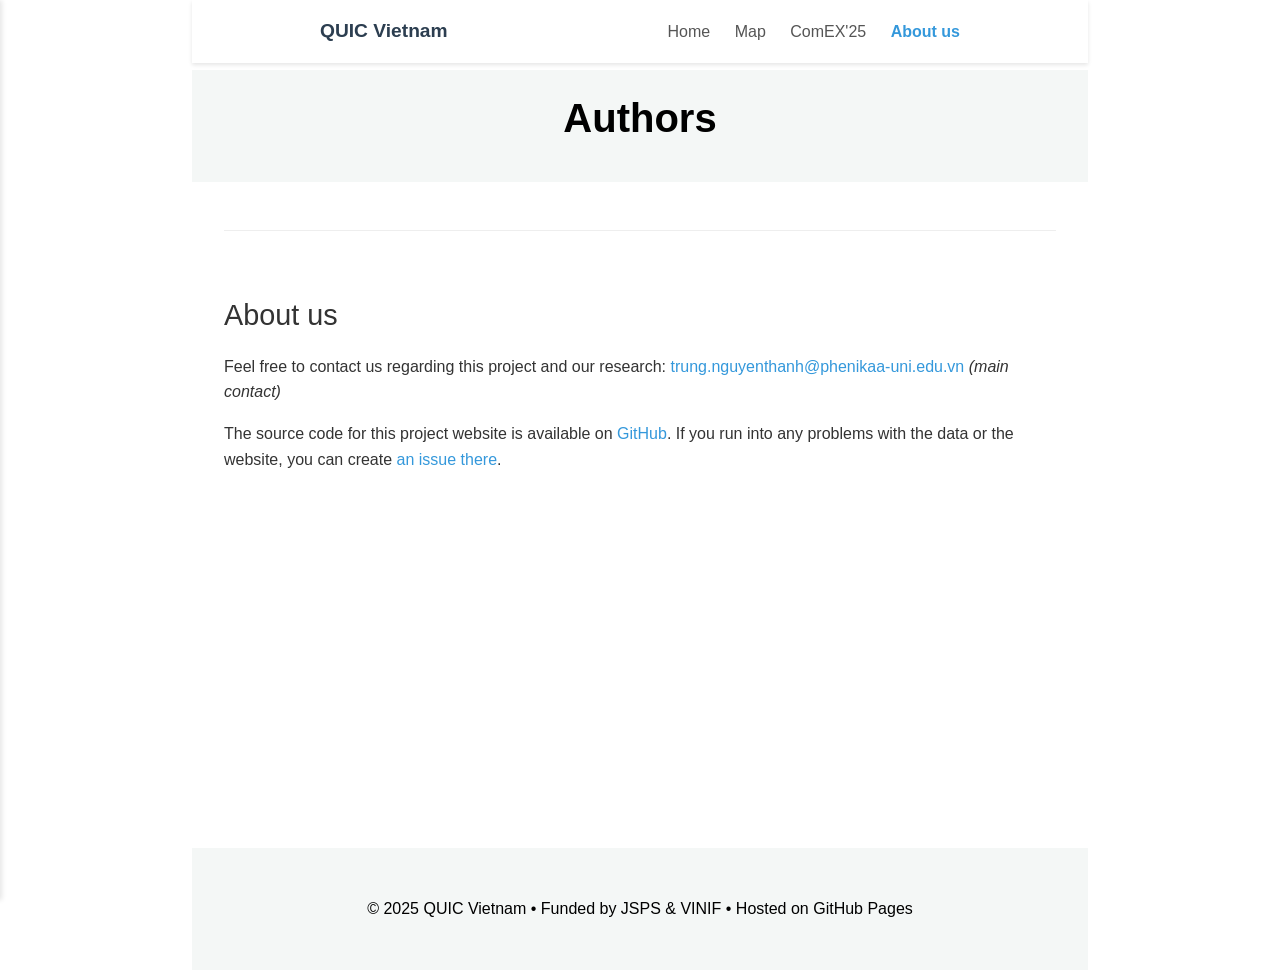
<file: authors.html>
<!DOCTYPE html>
<html lang="en">
<head>
    <meta charset="UTF-8">
    <meta name="viewport" content="width=device-width, initial-scale=1.0">
    <title>Authors - QUIC Deployment in Vietnam</title>
    <link rel="stylesheet" href="style.css">
    <script src="components.js"></script>
</head>
<body>
    <div id="navbar-placeholder"></div>

    <header class="hero">
        <h1>Authors</h1>
        <!-- <p>Insights from our 2025 nationwide QUIC scanning study</p>
        <a href="map.html" class="btn">View Interactive Map</a> -->
    </header>

    <section id="authors" class="container">
        <div class="results-detail">
          <div style="margin-top: 3rem; border-top: 1px solid #eee; padding-top: 2rem;">
            <h3 style="font-size: 1.8rem; margin-bottom: 1rem; font-weight: normal;">About us</h3>
            <p>
                Feel free to contact us regarding this project and our research: <a href="mailto:trung.nguyenthanh@phenikaa-uni.edu.vn" style="color: var(--accent-color); text-decoration: none;">trung.nguyenthanh@phenikaa-uni.edu.vn</a> <i>(main contact)</i>
            </p>
            <p>
                The source code for this project website is available on <a href="https://github.com/quic-vn/quic-vn.github.io" style="color: var(--accent-color); text-decoration: none;">GitHub</a>. If you run into any problems with the data or the website, you can create <a href="https://github.com/quic-vn/quic-vn.github.io/issues" style="color: var(--accent-color); text-decoration: none;">an issue there</a>.
            </p>
        </div>
        </div>
    </section>

    <div id="footer-placeholder"></div>
</body>
</html>
</file>
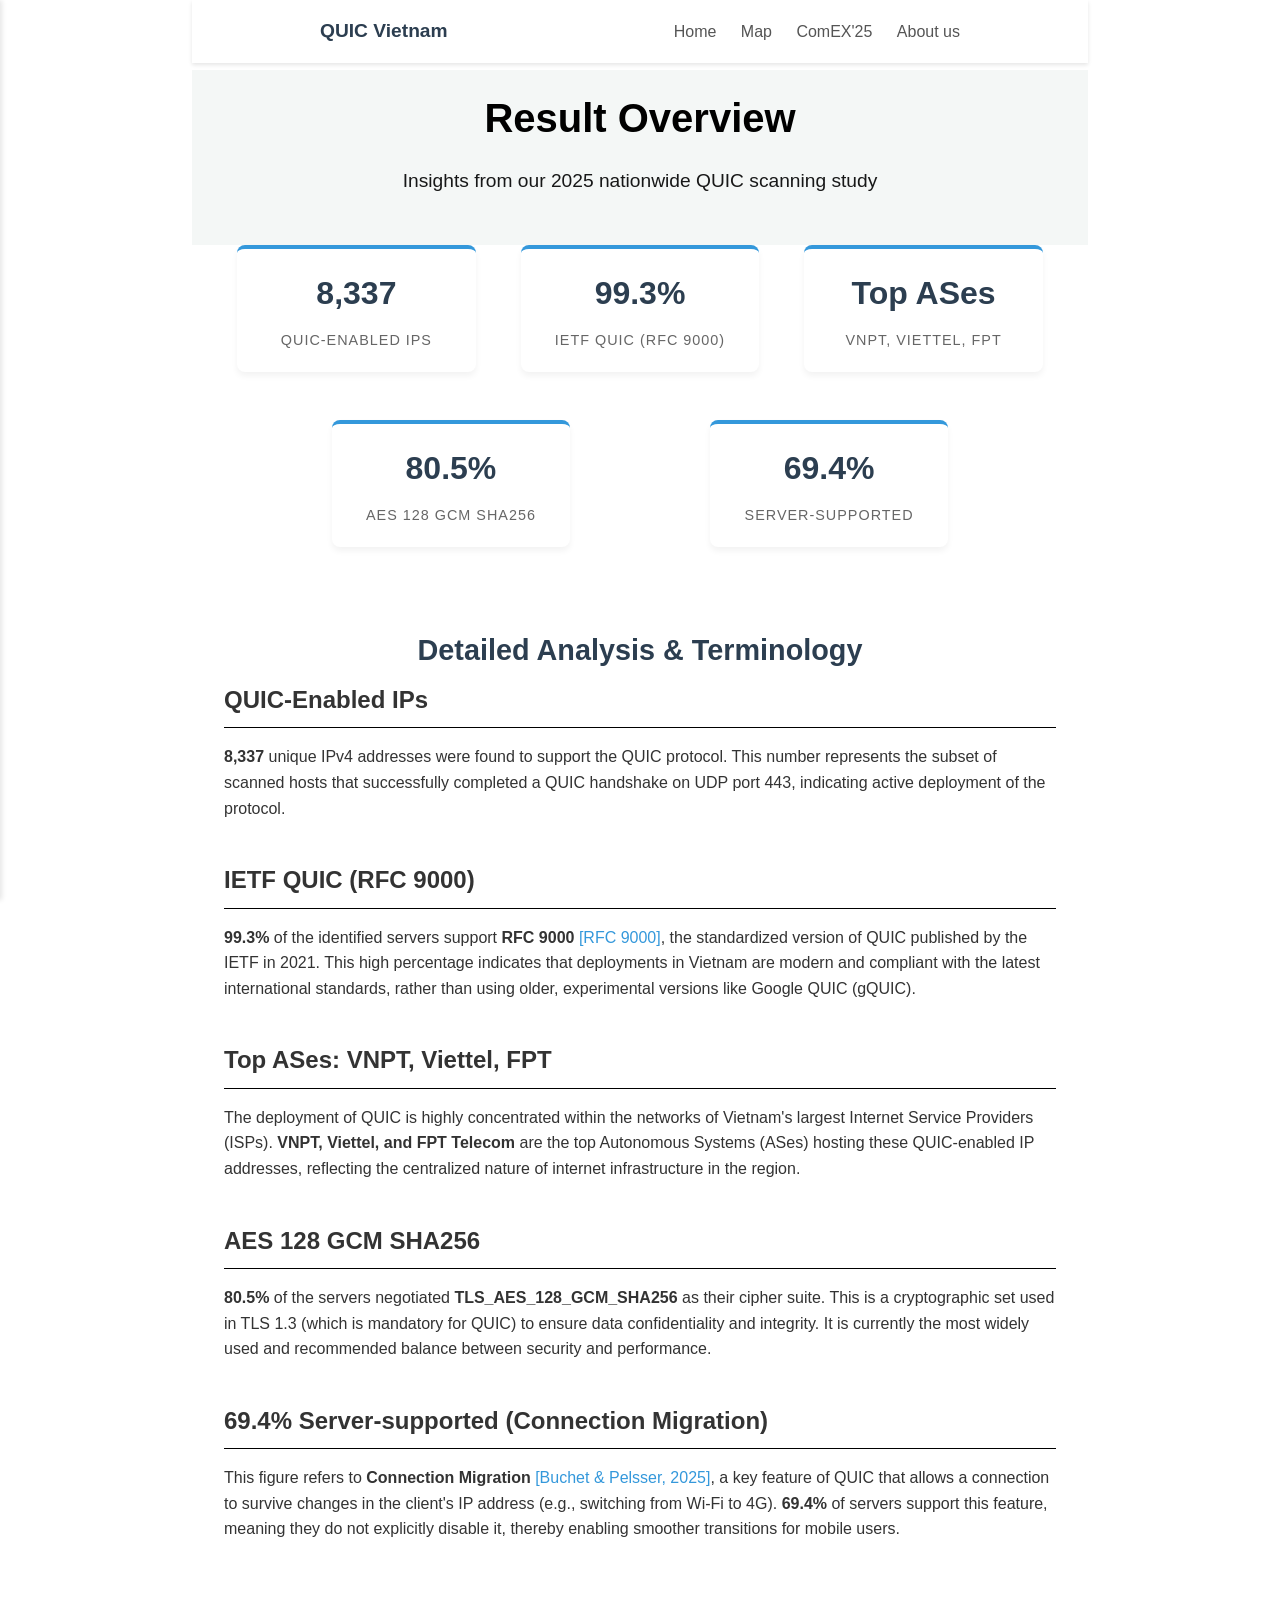
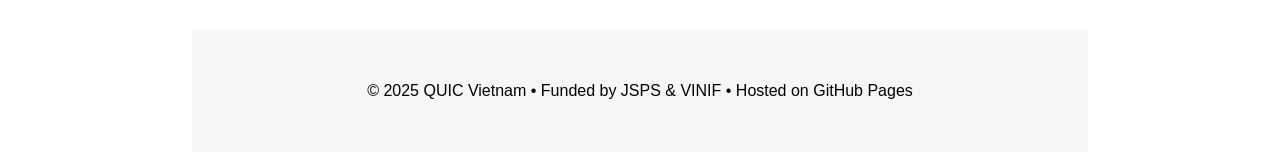
<file: results.html>
<!DOCTYPE html>
<html lang="en">
<head>
    <meta charset="UTF-8">
    <meta name="viewport" content="width=device-width, initial-scale=1.0">
    <title>Results - QUIC Deployment in Vietnam</title>
    <link rel="stylesheet" href="style.css">
    <script src="components.js"></script>
</head>
<body>
    <div id="navbar-placeholder"></div>

    <header class="hero">
        <h1>Result Overview</h1>
        <p>Insights from our 2025 nationwide QUIC scanning study</p>
        <!-- <a href="map.html" class="btn">View Interactive Map</a> -->
    </header>

    <section id="results" class="container">
        <!-- <h2 class="section-title">Result Overview</h2> -->
        <div class="stats-grid">
            <div class="stat-card">
                <span class="stat-number">8,337</span>
                <span class="stat-label">QUIC-Enabled IPs</span>
            </div>
            <div class="stat-card">
                <span class="stat-number">99.3%</span>
                <span class="stat-label">IETF QUIC (RFC 9000)</span>
            </div>
            <div class="stat-card">
                <span class="stat-number">Top ASes</span>
                <span class="stat-label">VNPT, Viettel, FPT</span>
            </div>
            <div class="stat-card">
                <span class="stat-number">80.5%</span>
                <span class="stat-label">AES 128 GCM SHA256</span>
            </div>
            <div class="stat-card">
                <span class="stat-number">69.4%</span>
                <span class="stat-label">Server-supported</span>
            </div>
        </div>

        <div class="results-detail">
            <h2 class="section-title" style="margin-top: 4rem; font-size: 1.8rem;">Detailed Analysis & Terminology</h2>
            
            <div class="detail-item">
                <h3>QUIC-Enabled IPs</h3>
                <p><strong>8,337</strong> unique IPv4 addresses were found to support the QUIC protocol. This number represents the subset of scanned hosts that successfully completed a QUIC handshake on UDP port 443, indicating active deployment of the protocol.</p>
            </div>

            <div class="detail-item">
                <h3>IETF QUIC (RFC 9000)</h3>
                <p><strong>99.3%</strong> of the identified servers support <strong>RFC 9000</strong> <a href="index.html#ref-1">[RFC 9000]</a>, the standardized version of QUIC published by the IETF in 2021. This high percentage indicates that deployments in Vietnam are modern and compliant with the latest international standards, rather than using older, experimental versions like Google QUIC (gQUIC).</p>
            </div>

            <div class="detail-item">
                <h3>Top ASes: VNPT, Viettel, FPT</h3>
                <p>The deployment of QUIC is highly concentrated within the networks of Vietnam's largest Internet Service Providers (ISPs). <strong>VNPT, Viettel, and FPT Telecom</strong> are the top Autonomous Systems (ASes) hosting these QUIC-enabled IP addresses, reflecting the centralized nature of internet infrastructure in the region.</p>
            </div>

            <div class="detail-item">
                <h3>AES 128 GCM SHA256</h3>
                <p><strong>80.5%</strong> of the servers negotiated <strong>TLS_AES_128_GCM_SHA256</strong> as their cipher suite. This is a cryptographic set used in TLS 1.3 (which is mandatory for QUIC) to ensure data confidentiality and integrity. It is currently the most widely used and recommended balance between security and performance.</p>
            </div>

            <div class="detail-item">
                <h3>69.4% Server-supported (Connection Migration)</h3>
                <p>This figure refers to <strong>Connection Migration</strong> <a href="index.html#ref-8">[Buchet & Pelsser, 2025]</a>, a key feature of QUIC that allows a connection to survive changes in the client's IP address (e.g., switching from Wi-Fi to 4G). <strong>69.4%</strong> of servers support this feature, meaning they do not explicitly disable it, thereby enabling smoother transitions for mobile users.</p>
            </div>
        </div>
    </section>

    <div id="footer-placeholder"></div>
</body>
</html>
</file>
<file: style.css>
:root {
    --primary-color: #2c3e50;
    --accent-color: #3498db;
    --bg-light: #f8f9fa;
    --text-color: #333;
}

body {
    font-family: -apple-system, BlinkMacSystemFont, "Segoe UI", Roboto, "Helvetica Neue", Arial, sans-serif;
    line-height: 1.6;
    color: var(--text-color);
    margin: 0;
    padding: 0 15%;
    display: flex;
    flex-direction: column;
    min-height: 100vh;
    /* align-items: center; */
    justify-content: center;
}

/* Navbar */
.navbar {
    background: #fff;
    box-shadow: 0 2px 4px rgba(0, 0, 0, 0.1);
    padding: 1rem 10%;
    display: flex;
    justify-content: space-between;
    align-items: center;
    position: fixed;
    top: 0;
    left: 15%;
    right: 15%;
    z-index: 1000;
}

/* Add padding to body to account for fixed navbar */
body {
    padding-top: 70px;
}

.navbar-brand {
    font-weight: bold;
    font-size: 1.2rem;
    color: var(--primary-color);
    text-decoration: none;
}

.nav-links a {
    margin-left: 20px;
    text-decoration: none;
    color: #555;
    font-weight: 500;
}

.nav-links a:hover {
    color: var(--accent-color);
}

.nav-links a.active {
    color: var(--accent-color);
    font-weight: bold;
}

/* Hero */
.hero {
    /* background: var(--primary-color); */
    /* background-color: #2c3e50; */
    background: #f4f7f6;
    color: black;
    padding: 1rem 1rem;
    text-align: center;
}

.hero h1 {
    margin: 0 0 1rem 0;
    font-size: 2.5rem;
}

.hero p {
    font-size: 1.2rem;
    opacity: 0.9;
    max-width: 700px;
    margin: 0 auto 2rem auto;
}

.hero p a {
    color: black;
    text-decoration: underline;
    font-style: italic;
}

.btn {
    display: inline-block;
    background: #28a745;
    color: white;
    padding: 0.8rem 1.5rem;
    border-radius: 4px;
    text-decoration: none;
    font-weight: bold;
    font-size: large;
    transition: background 0.3s;
    text-align: center;
}

/* .btn:hover { background: #2980b9; } */

/* Hero Button Override */
.hero .btn {
    display: block;
    width: auto;
    /* margin: 0 auto; Căn trái. Dùng 'margin: 0 auto' nếu muốn căn giữa lại, hoặc 'margin-left: auto' để căn phải */
}

/* Sections */
.container {
    max-width: 1100px;
    margin: 0 auto;
    padding: 0rem 2rem 3rem;
    flex: 1;
    width: 100%;
    box-sizing: border-box;

}

.container a {
    text-decoration: none;
    color: var(--accent-color);
}

.section-title {
    text-align: center;
    margin-bottom: 0.5rem;
    font-size: 2rem;
    color: var(--primary-color);
}

/* Results Grid */
.stats-grid {
    display: flex;
    grid-template-columns: repeat(auto-fit, minmax(250px, 1fr));
    gap: 2rem;
    text-align: center;
    justify-items: center;
    justify-content: space-evenly;
    flex-wrap: wrap;
}

.stat-card {
    background: white;
    padding: 1.2rem;
    border-radius: 8px;
    box-shadow: 0 4px 6px rgba(0, 0, 0, 0.05);
    border-top: 4px solid var(--accent-color);
    min-width: 200px;
    margin-bottom: 1rem;
}

.stat-number {
    font-size: 2rem;
    font-weight: bold;
    color: var(--primary-color);
    display: block;
    margin-bottom: 0.5rem;
}

.stat-label {
    color: #666;
    font-size: 0.9rem;
    text-transform: uppercase;
    letter-spacing: 1px;
}

/* Map */
.map-section {
    background: var(--bg-light);
}

iframe {
    width: 100%;
    height: 600px;
    border: none;
    border-radius: 8px;
    box-shadow: 0 4px 12px rgba(0, 0, 0, 0.1);
}

/* Methodology */
.method-grid {
    /* display: grid; */
    /* grid-template-columns: repeat(auto-fit, minmax(300px, 1fr)); */
    gap: 2rem;
    margin-top: 2rem;
}

.method-item {
    background: #fff;
    border-radius: 10px;
    padding: 2rem;
    margin: 6% 0;
    box-shadow: 0 4px 6px rgba(0, 0, 0, 0.05);
    /* transition: transform 0.3s ease, box-shadow 0.3s ease; */
    border: 1px solid #eee;
    display: flex;
    flex-direction: column;
}

/* .method-item:hover {
    transform: translateY(-5px);
    box-shadow: 0 12px 20px rgba(0,0,0,0.1);
    border-color: var(--accent-color);
} */

.method-item h3 {
    color: var(--primary-color);
    font-size: 1.4rem;
    margin-top: 0;
    margin-bottom: 1rem;
    padding-bottom: 0.8rem;
    border-bottom: 2px solid var(--accent-color);
    position: relative;
}

.method-item p {
    color: #555;
    line-height: 1.7;
    font-size: 1rem;
    margin-bottom: 0;
}

.method-item a {
    color: var(--accent-color);
    text-decoration: none;
}

/* Authors */
.authors-list {
    display: flex;
    text-align: center;
    max-width: 800px;
    margin: 0 auto;
    flex-wrap: wrap;
    justify-content: center;
}

.author-item {
    display: inline-block;
    margin: 0.5rem 1rem;
    font-weight: bold;
}

.author-affil {
    display: block;
    font-size: 0.85rem;
    color: #777;
    font-weight: normal;
}

/* Export Options */
.export-option {
    flex: 1;
    min-width: 280px;
    border: 1px solid rgba(0, 0, 0, 0.142);
    padding: 1rem;
}


.export-option h4 {
    margin-top: 0;
    font-size: 0.9rem;
    margin-bottom: 0.5rem;
    color: #666;
}

/* Footer */
footer {
    /* background: var(--primary-color); */
    background: #f4f7f6;
    color: black;
    text-align: center;
    padding: 2rem;
    margin-top: auto;
}

/* Results Details */
.results-detail {
    max-width: 900px;
    margin: 0 auto;
}

.detail-item {
    background: transparent;
    border-radius: 0;
    padding: 0;
    margin-bottom: 2.5rem;
    box-shadow: none;
    border-left: none;
}

.detail-item h3 {
    color: #333;
    margin-top: 0;
    font-size: 1.5rem;
    margin-bottom: 1rem;
    padding-bottom: 0.5rem;
    border-bottom: 1px solid #000;
}

.detail-item p {
    color: #333;
    margin-bottom: 0;
    line-height: 1.6;
}

/* Info Grid (Updates & Related) */
.two-column-grid {
    display: grid;
    grid-template-columns: 1fr 1fr;
    gap: 3rem;
    margin-top: 2rem;
    border-top: 1px solid #eee;
    padding-top: 2rem;
}

@media (max-width: 768px) {
    .two-column-grid {
        grid-template-columns: 1fr;
    }
}

.info-column h3 {
    font-size: 1.8rem;
    margin-bottom: 1rem;
    color: var(--text-color);
    font-weight: normal;
}

.info-list {
    list-style-type: disc;
    padding-left: 1.5rem;
    color: #333;
}

.info-list li {
    margin-bottom: 0.8rem;
    line-height: 1.5;
}

.info-list a {
    color: var(--accent-color);
    text-decoration: none;
}

.info-list a:hover {
    text-decoration: underline;
}

.badge {
    background-color: #28a745;
    color: white;
    padding: 0.1rem 0.4rem;
    border-radius: 3px;
    font-size: 0.8rem;
    font-weight: bold;
    margin-right: 0.3rem;
}

/* Methodology Page Styles */
.method-header {
    display: flex;
    justify-content: space-between;
    align-items: center;
    margin-bottom: 1rem;
    border-bottom: 1px solid #eee;
    padding-bottom: 0.5rem;
}

.method-header h3 {
    margin: 0;
    font-size: 1.5rem;
    color: var(--primary-color);
}

.method-btn {
    font-size: 0.9rem;
    padding: 0.4rem 0.8rem;
    border: 1px solid var(--accent-color);
    color: var(--accent-color);
    border-radius: 4px;
    text-decoration: none;
    transition: all 0.2s;
    white-space: nowrap;
}

.method-btn:hover {
    background-color: var(--accent-color);
    color: white;
    text-decoration: none;
}

.method-section {
    margin-bottom: 3rem;
}

.method-section h2 {
    font-size: 2rem;
    margin-bottom: 1.5rem;
    color: var(--primary-color);
}

.method-section p {
    margin-bottom: 1rem;
    color: #444;
    line-height: 1.7;
}

.method-item {
    margin-bottom: 2.5rem;
}


/* Navbar Container */
.navbar-container {
    display: flex;
    justify-content: space-between;
    align-items: center;
    width: 100%;
}

/* Mobile Menu Button */
.mobile-menu-btn {
    display: none;
    background: none;
    border: none;
    cursor: pointer;
    padding: 0.5rem;
    color: var(--text-color);
}

/* Sidebar Styles */
.mobile-sidebar {
    position: fixed;
    top: 0;
    left: -280px;
    width: 280px;
    height: 100%;
    background: white;
    box-shadow: 2px 0 5px rgba(0, 0, 0, 0.1);
    z-index: 2000;
    transition: left 0.3s ease;
    display: flex;
    flex-direction: column;
}

.mobile-sidebar.active {
    left: 0;
}

.sidebar-header {
    display: flex;
    justify-content: space-between;
    align-items: center;
    padding: 1rem;
    border-bottom: 1px solid #eee;
}

.sidebar-title {
    font-weight: bold;
    font-size: 1.2rem;
    color: var(--primary-color);
}

.close-sidebar-btn {
    background: none;
    border: none;
    font-size: 1.5rem;
    cursor: pointer;
    color: #666;
}

.sidebar-content {
    padding: 1rem;
    display: flex;
    flex-direction: column;
}

.sidebar-content a {
    padding: 0.8rem 0;
    text-decoration: none;
    color: #333;
    font-weight: 500;
    border-bottom: 1px solid #f5f5f5;
}

.sidebar-content a:hover,
.sidebar-content a.active {
    color: var(--accent-color);
}

.sidebar-divider {
    height: 1px;
    background: #eee;
    margin: 1rem 0;
}

.sidebar-overlay {
    position: fixed;
    top: 0;
    left: 0;
    width: 100%;
    height: 100%;
    background: rgba(0, 0, 0, 0.5);
    z-index: 1999;
    display: none;
    opacity: 0;
    transition: opacity 0.3s ease;
}

.sidebar-overlay.active {
    display: block;
    opacity: 1;
}

/* Responsive Design */
@media (max-width: 768px) {
    body {
        padding: 0;
    }

    .navbar {
        padding: 0.5rem 1rem;
    }

    .mobile-menu-btn {
        display: block;
    }

    .desktop-only {
        display: none;
    }

    /* .navbar-brand { margin: 0 auto; } */

    .container {
        padding: 0 1rem 2rem;
    }

    .hero h1 {
        font-size: 1.8rem;
    }

    .hero p {
        font-size: 1rem;
    }

    .export-section {
        padding: 1rem;
        border: 1px solid rgba(0, 0, 0, 0.142);
        background: #f8f9fa00;
        border-radius: 8px;
        border: 1px solid #e9ecef00;
        justify-content: center;
    }

    .export-section>div {
        flex-direction: column;
        gap: 1rem;
    }

    .export-option {
        width: 100%;
    }

    /* Fix Date Range overflow on mobile */
    .export-option>div {
        flex-direction: column;
        align-items: stretch !important;
    }

    .export-option select,
    .export-option button {
        width: 100%;
        margin-top: 0.5rem;
    }

    .export-option span {
        text-align: center;
        display: block;
        margin: 0.2rem 0;
    }
}

iframe {
    max-width: 100%;
    width: 100%;
}

/* IPv4 / IPv6 Switch Buttons */
.ip-switch-btn {
    background: transparent;
    border: none;
    border-radius: 6px;
    padding: 0.45rem 1.2rem;
    font-size: 0.95rem;
    font-weight: 600;
    color: #555;
    cursor: pointer;
    transition: background 0.2s, color 0.2s, box-shadow 0.2s;
    letter-spacing: 0.03em;
}

.ip-switch-btn:hover {
    background: rgba(52, 152, 219, 0.12);
    color: var(--accent-color);
}

.ip-switch-btn.active {
    background: var(--accent-color);
    color: white;
    box-shadow: 0 2px 6px rgba(52, 152, 219, 0.35);
}

/* Index page normalization */
main {
    width: 100%;
}

.hero-home {
    padding: 2.5rem 1.5rem;
}

.hero-kicker,
.section-label {
    color: #667085;
    display: block;
    font-size: 0.85rem;
    font-weight: 700;
    letter-spacing: 0.08em;
    margin-bottom: 0.6rem;
    text-transform: uppercase;
}

.hero .btn {
    display: inline-block;
    width: auto;
}

.hero-actions {
    display: flex;
    flex-wrap: wrap;
    gap: 1rem;
    justify-content: center;
}

.btn {
    border: 0;
    cursor: pointer;
}

.btn:hover {
    background: #218838;
}

.btn-secondary {
    background: var(--primary-color);
}

.btn-secondary:hover {
    background: #1f2d3a;
}

.lead {
    font-size: 1.05rem;
    margin-top: 2rem;
}

.section-heading {
    margin: 0 auto 1.5rem;
    max-width: 780px;
    text-align: center;
}

.section-heading p {
    margin: 0;
}

.section-heading.compact {
    margin-bottom: 1.25rem;
}

.map-block {
    padding-top: 1rem;
}

.ip-switch {
    display: flex;
    background: #e8f0fe;
    border-radius: 8px;
    box-shadow: 0 1px 4px rgba(0, 0, 0, 0.10);
    gap: 4px;
    justify-content: center;
    margin-bottom: 1.5rem;
    margin-left: auto;
    margin-right: auto;
    padding: 4px;
    width: fit-content;
}

.chart-wrap {
    height: 400px;
    position: relative;
    width: 100%;
}

.export-section {
    border: 1px solid #e9ecef;
    border-radius: 8px;
    padding: 1.5rem;
}

.export-grid {
    display: flex;
    flex-wrap: wrap;
    gap: 2rem;
}

.export-controls {
    display: flex;
    gap: 0.5rem;
}

.export-controls select {
    background: white;
    border: 1px solid #ccc;
    border-radius: 4px;
    flex-grow: 1;
    padding: 0.5rem;
}

.export-controls span {
    align-self: center;
    color: #666;
}

.export-option h3 {
    color: #666;
    font-size: 0.95rem;
    margin: 0 0 0.5rem;
}

.info-column h2,
.content-section h2 {
    color: var(--text-color);
    font-size: 1.8rem;
    font-weight: normal;
    margin-bottom: 1rem;
}

.content-section {
    border-top: 1px solid #eee;
    margin-top: 3rem;
    padding-top: 2rem;
}

.content-section p {
    margin-bottom: 1.5rem;
}

@media (max-width: 768px) {
    .navbar {
        left: 0;
        right: 0;
    }

    .hero-actions,
    .export-grid,
    .export-controls,
    .range-controls {
        flex-direction: column;
        gap: 1rem;
    }

    .hero-actions .btn,
    .export-controls .btn {
        box-sizing: border-box;
        width: 100%;
    }

    .export-option {
        box-sizing: border-box;
        min-width: 0;
        width: 100%;
    }

    .export-option select,
    .export-option button {
        width: 100%;
    }
}
</file>
